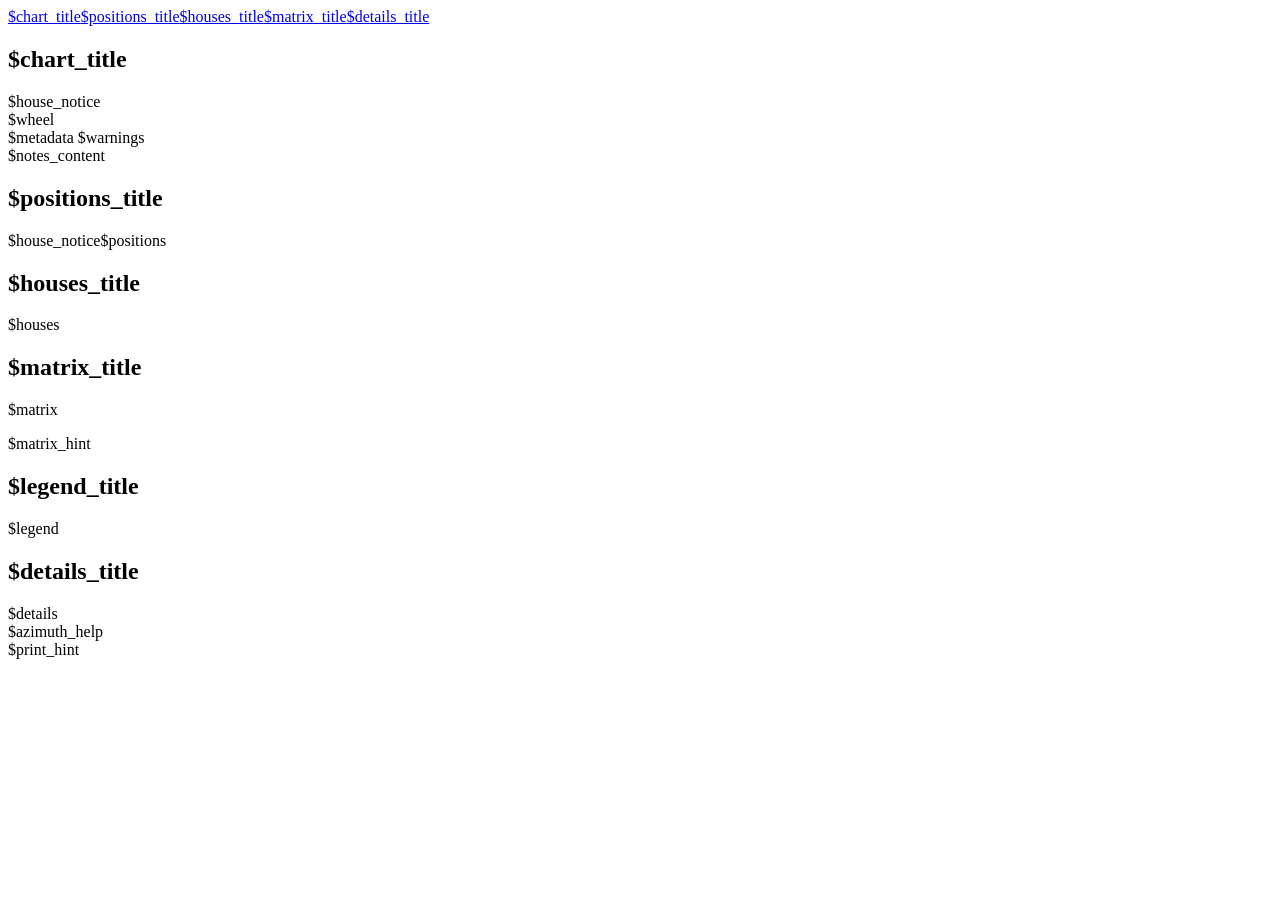
<file: templates/report/en-US/report.html>
<!doctype html>
<html lang="$lang">
<head><meta charset="utf-8"><meta name="viewport" content="width=device-width,initial-scale=1">
<title>$person · $title</title><style>$css</style></head>
<body>
<header class="screen-only">
<nav><a href="#chart">$chart_title</a><a href="#positions">$positions_title</a><a href="#houses">$houses_title</a><a href="#matrix">$matrix_title</a><a href="#details">$details_title</a></nav></header>
<main>
<section class="$chart_page_class" id="chart"><h1>$chart_title</h1>$house_notice
<div class="chart-layout"><div class="wheel">$wheel</div><aside>$metadata $warnings</aside></div>$notes_content</section>
<section class="page" id="positions"><h1>$positions_title</h1>$house_notice$positions</section>
<section class="page" id="houses"><h1>$houses_title</h1>$houses</section>
<section class="page" id="matrix"><h1>$matrix_title</h1><div class="matrix-layout"><div>$matrix</div><aside><p>$matrix_hint</p><h2>$legend_title</h2>$legend</aside></div></section>
<section class="page" id="details"><h1>$details_title</h1>$details</section>
$azimuth_help
</main>
<footer class="screen-only print-hint">$print_hint</footer>
</body></html>
</file>
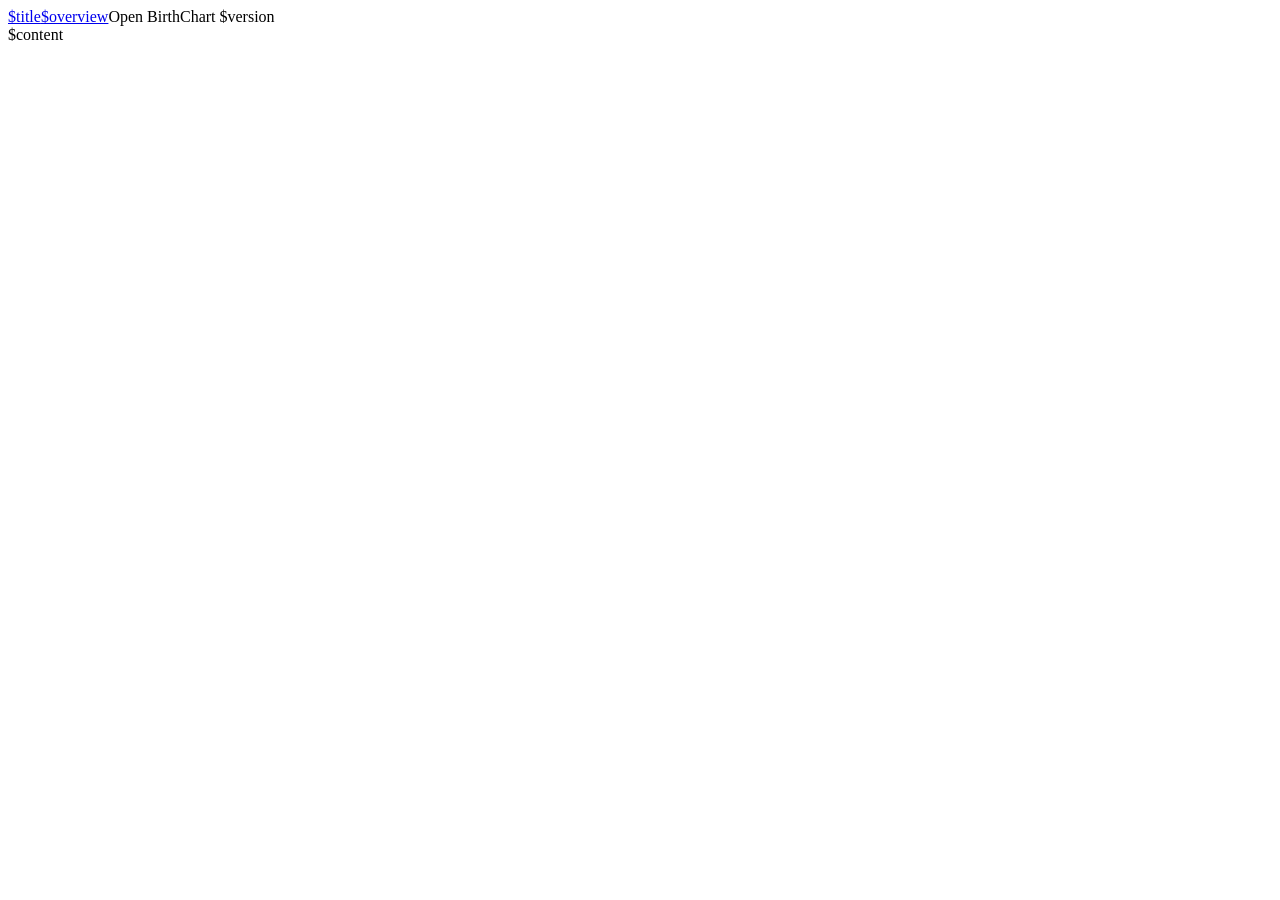
<file: templates/report/en-US/timeline.html>
<!DOCTYPE html>
<html lang="$lang"><head><meta charset="utf-8"><meta name="viewport" content="width=device-width, initial-scale=1"><title>$title</title><style>$css</style></head>
<body><header class="screen-only"><nav><a href="#timeline">$title</a><a href="#overview">$overview</a><span>Open BirthChart $version</span></nav></header><main>$content</main></body></html>
</file>
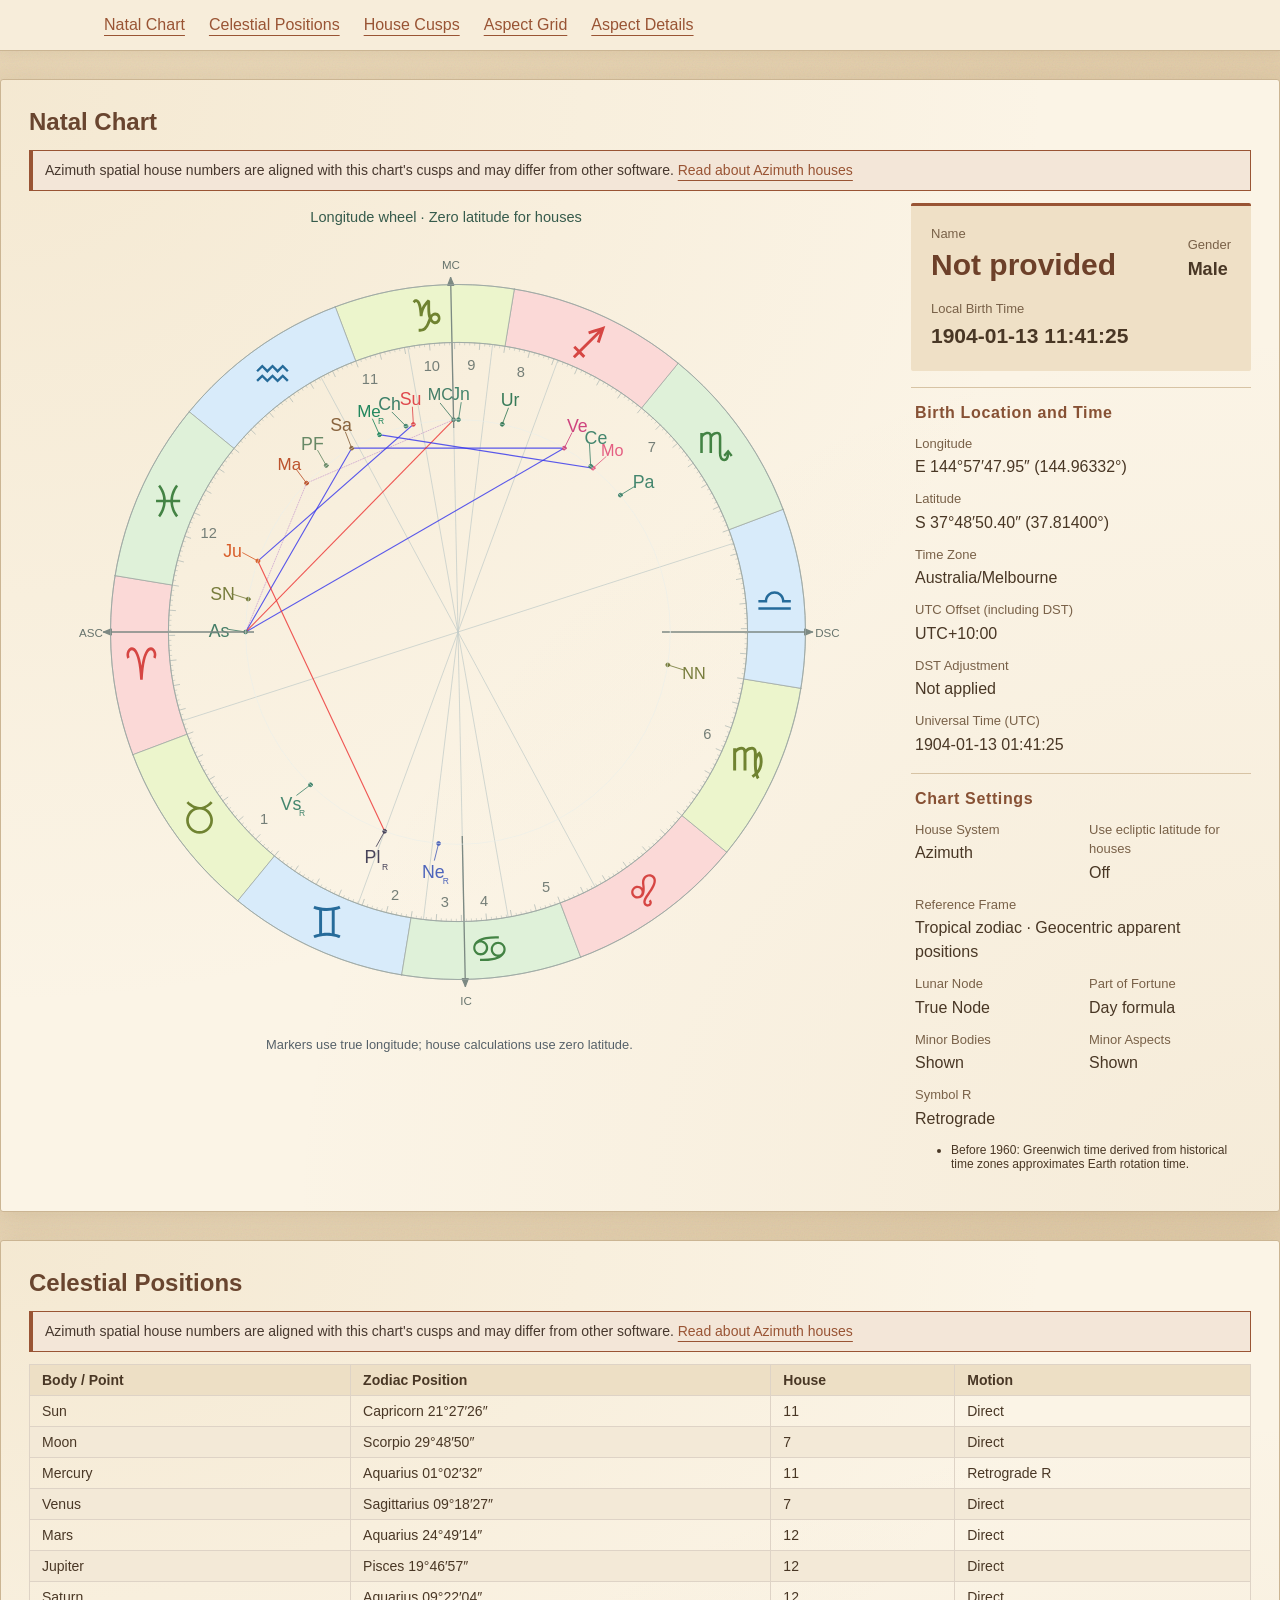
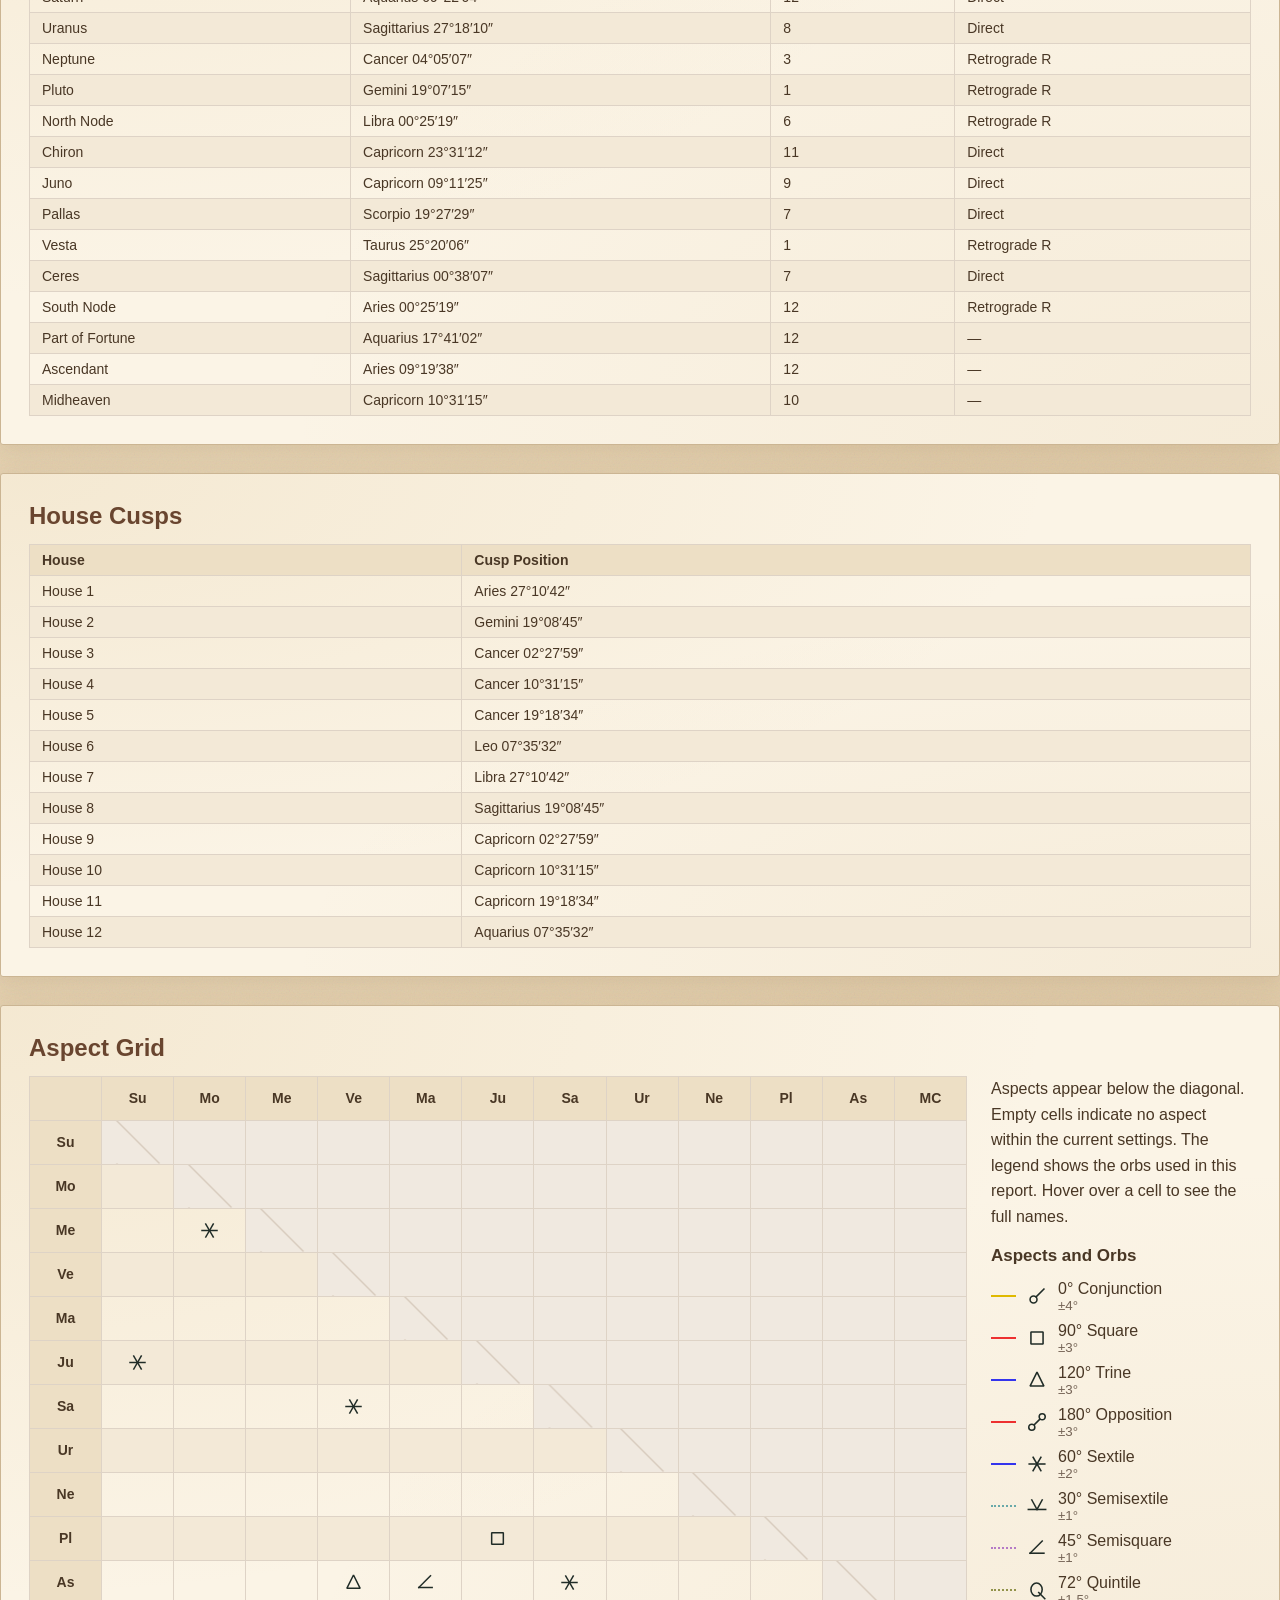
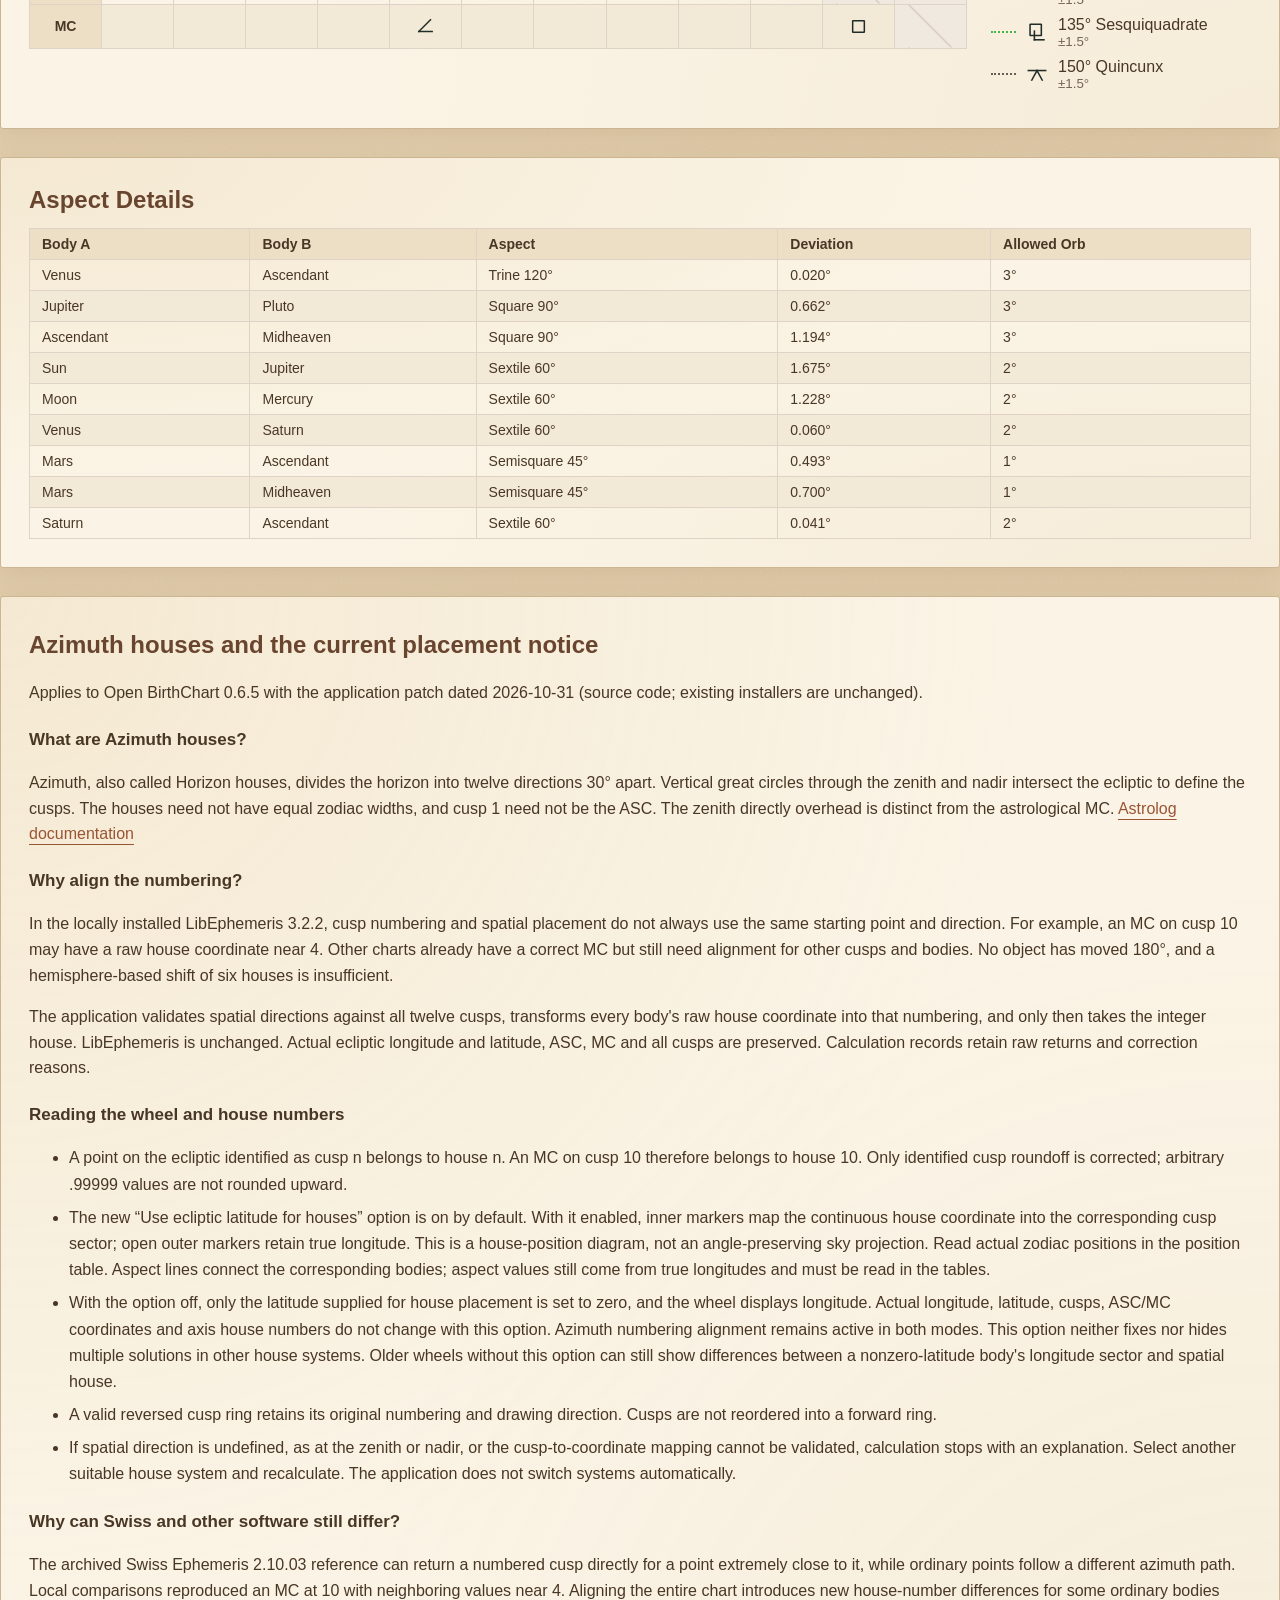
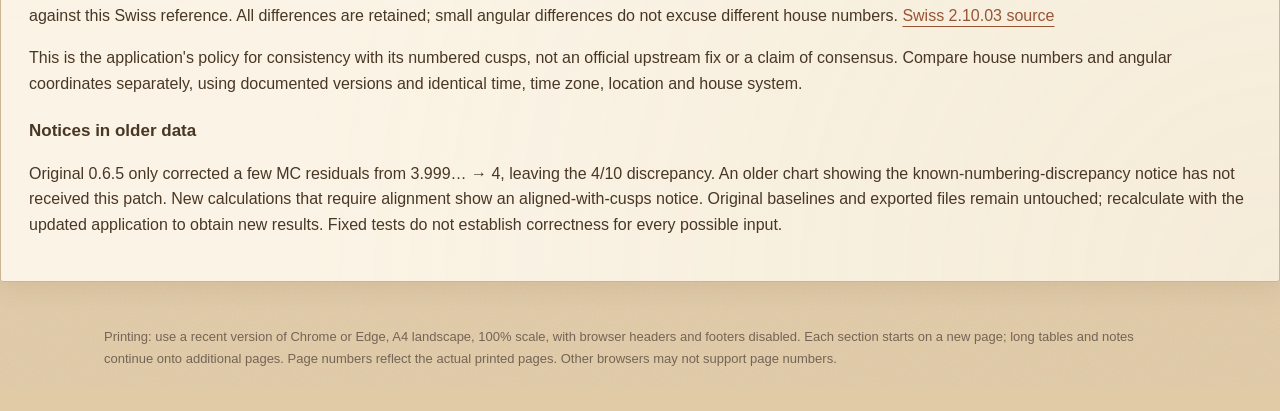
<file: results/numerical/latitude-mode-20261031/exports/complete-1904-01-H-off-en-US.html>
<!doctype html>
<html lang="en-US">
<head><meta charset="utf-8"><meta name="viewport" content="width=device-width,initial-scale=1">
<title>Not provided · Natal Chart Report</title><style>:root{--report-font:"Microsoft JhengHei","PingFang TC","Heiti TC","LiHei Pro","Noto Sans TC","Noto Sans CJK TC",sans-serif}
*{box-sizing:border-box}html{color:#493725;background:#e1cba7;font-family:var(--report-font);font-size:16px;scroll-padding-top:5rem}
body{margin:0;background-image:radial-gradient(ellipse at 15% 10%,#fff8e43b,transparent 55%),url("data:image/svg+xml,%3Csvg xmlns='http://www.w3.org/2000/svg' width='180' height='180'%3E%3Cfilter id='n'%3E%3CfeTurbulence type='fractalNoise' baseFrequency='.72' numOctaves='3' stitchTiles='stitch'/%3E%3C/filter%3E%3Cpath fill='%23866539' opacity='.11' filter='url(%23n)' d='M0 0h180v180H0z'/%3E%3C/svg%3E")}svg text{font-family:var(--report-font)!important}
header{position:sticky;top:0;z-index:10;background:#f7edda;border-bottom:1px solid #cbb593;box-shadow:0 2px 12px #70533312}
nav{max-width:1120px;margin:auto;display:flex;gap:10px 24px;flex-wrap:wrap;padding:16px 24px}a{color:#995434;text-underline-offset:5px}
a:focus-visible{outline:2px solid #995434;outline-offset:5px}
.print-hint{max-width:1120px;margin:24px auto;padding:16px 24px;color:#756456;font-size:13px;line-height:1.7}
.page{background-color:#fbf4e6;background-image:radial-gradient(ellipse at top left,#d9bb8133,transparent 58%),radial-gradient(ellipse at bottom right,#c8a56a1c,transparent 55%);max-width:1360px;margin:28px auto;padding:28px;border:1px solid #cbb593;border-radius:3px;box-shadow:0 6px 26px #6047221c}
h1{font-size:24px;margin:0 0 14px;color:#69452f}h2{font-size:17px}h3{font-size:16px}p{line-height:1.6}
.chart-layout{display:grid;grid-template-columns:minmax(0,1fr) 340px;gap:24px;align-items:start}.wheel svg{display:block;width:100%;height:auto}
dl{margin:0;font-size:16px;line-height:1.5}dt{color:#796148;font-size:13px}dd{margin:2px 0 0;overflow-wrap:anywhere}
.identity{padding:18px 20px 20px;background:#efe0c6;border-top:3px solid #995434;border-radius:2px}
.identity-person{display:grid;grid-template-columns:minmax(0,1fr) auto;gap:14px;align-items:end}
.identity-person>div:first-child dd{font-size:30px;font-weight:700;line-height:1.25;color:#6d4029}
.identity-person>div:last-child dd{font-size:18px;font-weight:600}
.identity-birth{margin-top:16px}.identity-birth dd{font-size:21px;font-weight:650;line-height:1.45;font-variant-numeric:tabular-nums}
.meta-group{padding:16px 4px 0;margin-top:16px;border-top:1px solid #d7c3a4}.meta-group h2{margin:0 0 12px;font-size:16px;letter-spacing:.04em;color:#875134}
.meta-fields{display:grid;gap:10px 16px}.settings-fields{grid-template-columns:1fr 1fr}.settings-fields>div:nth-child(2){grid-column:1/-1;grid-row:2}
.settings-fields>.house-latitude-setting{grid-column:2;grid-row:1}
table{border-collapse:collapse;width:100%;font-size:14px}th,td{padding:7px 12px;border:1px solid #ded3c6;text-align:left;overflow-wrap:anywhere}
th{background:#eddfc5;font-weight:600}tbody tr:nth-child(even){background:#f3e9d7}thead{display:table-header-group}tr{break-inside:avoid}
.matrix-layout{display:grid;grid-template-columns:minmax(0,1fr) 260px;gap:24px}.matrix-layout aside p{margin-top:0}
.matrix{table-layout:fixed}.matrix td,.matrix th{text-align:center;padding:0;height:44px}.matrix svg{display:block;width:25px;height:25px;margin:auto}
.upper{background:#f0e9e0}.diagonal{background:linear-gradient(45deg,#f0e9e0 49%,#c7b6a4 50%,#f0e9e0 51%)}
.legend-item{display:flex;align-items:center;gap:8px;margin:9px 0}.legend-item svg{width:26px;height:26px}.swatch{display:block;width:25px;flex:none}.legend-item small{display:block;color:#756456}
.notes p{white-space:pre-wrap;overflow-wrap:anywhere}.notes{margin-top:16px}.warnings{font-size:12px}
@media screen and (max-width:800px){html{scroll-padding-top:8rem}.chart-layout,.matrix-layout{grid-template-columns:1fr}.page{margin:12px;padding:16px}.matrix td,.matrix th{height:34px}nav{padding:14px 16px}th,td{padding:7px 6px}}
@page{size:A4 landscape;margin:10mm 10mm 13mm;
 @bottom-center{
  content:"Page " counter(page) " of " counter(pages);
  font-family:"Microsoft JhengHei","PingFang TC","Heiti TC","LiHei Pro","Noto Sans TC","Noto Sans CJK TC",sans-serif;
  font-size:9pt;color:#756456;width:100%;border-top:0.2mm solid #ded3c6;margin-top:3mm;vertical-align:middle;
 }
}
@media print{
html,body{background:white;font-size:10pt}.screen-only{display:none!important}
.page{background:white;max-width:none;margin:0;padding:0;border:0;box-shadow:none;border-radius:0;break-before:page}.page:first-child{break-before:auto}
h1{font-size:17pt;margin-bottom:4mm;break-after:avoid}
.chart-layout{grid-template-columns:174mm minmax(0,1fr);gap:7mm;break-inside:avoid}.wheel{width:174mm;height:174mm}
dl{font-size:9.5pt;line-height:1.3}dt{font-size:8pt}dd{margin-top:.4mm}
.identity{padding:3mm 4mm;border-top-width:.7mm}.identity-person{gap:2mm}.identity-person>div:first-child dd{font-size:20pt}.identity-person>div:last-child dd{font-size:11pt}
.identity-birth{margin-top:2mm}.identity-birth dd{font-size:12pt}
.meta-group{padding:2mm 0 0;margin-top:2.5mm}.meta-group h2{font-size:10pt;margin:0 0 2mm}
.meta-fields{gap:1.6mm 3mm}
.location-fields{grid-template-columns:1fr 1fr}.location-fields>div:nth-child(3),.location-fields>div:nth-child(6){grid-column:1/-1}
table{font-size:10pt}th,td{padding:1.4mm 3mm}tr{break-inside:avoid}
.matrix-layout{grid-template-columns:174mm minmax(0,1fr);gap:8mm}.matrix td,.matrix th{height:12.7mm}
.matrix svg{width:6mm;height:6mm}.legend-item{margin:1.3mm 0;font-size:10pt}.legend-item small{display:inline;margin-left:3mm}
.notes{break-inside:auto}.notes h3{break-after:avoid}.notes p{orphans:3;widows:3}
*{print-color-adjust:exact;-webkit-print-color-adjust:exact}
}

.house-notice{margin:0 0 12px;padding:9px 12px;border:1px solid #995434;border-left-width:4px;background:#f3e6d8;color:#47382e;font-size:14px;line-height:1.5;break-inside:avoid}
.help-article{line-height:1.65}.help-article h2{margin:1.2em 0 .5em;break-after:avoid}.help-article li{margin:.4em 0}
@media print{.house-notice{font-size:9pt;line-height:1.35;padding:2mm 3mm;margin-bottom:2mm;background:white}.has-house-notice .chart-layout{grid-template-columns:158mm minmax(0,1fr)}.has-house-notice .wheel{width:158mm;height:158mm}.help-article{font-size:10pt;line-height:1.45}.help-article h2{font-size:12pt}}
@media print{.has-house-notice dl{font-size:9pt;line-height:1.2}.has-house-notice .identity-person>div:first-child dd{font-size:18pt}.has-house-notice .identity-birth dd{font-size:11pt}.has-house-notice .meta-group{padding-top:1.8mm;margin-top:2mm}.has-house-notice .meta-fields{gap:1.2mm 3mm}.help-article p{line-height:1.45;margin:.6em 0}.help-article h2{margin:.8em 0 .4em}.help-article li{margin:.3em 0}}
</style></head>
<body>
<header class="screen-only">
<nav><a href="#chart">Natal Chart</a><a href="#positions">Celestial Positions</a><a href="#houses">House Cusps</a><a href="#matrix">Aspect Grid</a><a href="#details">Aspect Details</a></nav></header>
<main>
<section class="page has-house-notice" id="chart"><h1>Natal Chart</h1><div class="house-notice" role="note">Azimuth spatial house numbers are aligned with this chart&#x27;s cusps and may differ from other software. <a href="#azimuth-help">Read about Azimuth houses</a></div>
<div class="chart-layout"><div class="wheel"><svg role="img" aria-label="Natal Chart: Aries, Taurus, Gemini, Cancer, Leo, Virgo, Libra, Scorpio, Sagittarius, Capricorn, Aquarius, Pisces"
 viewBox="0 0 1000 1000"
 xmlns="http://www.w3.org/2000/svg" xmlns:xlink="http://www.w3.org/1999/xlink" version="1.2" baseProfile="tiny">
<title>Qt SVG Document</title>
<desc>Generated with Qt</desc>
<defs>
</defs>
<g fill="none" stroke="black" stroke-width="1" fill-rule="evenodd" stroke-linecap="square" stroke-linejoin="bevel" >

<g fill="#000000" fill-opacity="0" stroke="none" transform="matrix(1,0,0,1,0,0)"
font-family="Noto Sans TC" font-size="10" font-weight="400" font-style="normal" 
>
<rect x="0" y="0" width="1000" height="1000"/>
</g>

<g fill="none" stroke="#365b4c" stroke-opacity="1" stroke-width="1" stroke-linecap="square" stroke-linejoin="bevel" transform="matrix(1,0,0,1,0,0)"
font-family="Noto Sans TC" font-size="17" font-weight="400" font-style="normal" 
>
<text fill="#365b4c" fill-opacity="1" stroke="none" xml:space="preserve" x="327.938" y="22.4063" font-family="Noto Sans TC" font-size="17" font-weight="400" font-style="normal" 
 >Longitude wheel · Zero latitude for houses</text>
</g>

<g fill="none" stroke="#566169" stroke-opacity="1" stroke-width="1" stroke-linecap="square" stroke-linejoin="bevel" transform="matrix(1,0,0,1,0,0)"
font-family="Noto Sans TC" font-size="15" font-weight="400" font-style="normal" 
>
<text fill="#566169" fill-opacity="1" stroke="none" xml:space="preserve" x="276.281" y="985.531" font-family="Noto Sans TC" font-size="15" font-weight="400" font-style="normal" 
 >Markers use true longitude; house calculations use zero latitude.</text>
</g>

<g fill="#fbd9d7" fill-opacity="1" stroke="#a1aaa5" stroke-opacity="1" stroke-width="1" stroke-linecap="square" stroke-linejoin="bevel" transform="matrix(0.9,0,0,0.9,50,50)"
font-family="Noto Sans TC" font-size="15" font-weight="400" font-style="normal" 
>
<path vector-effect="none" fill-rule="evenodd" d="M55.9497,427.066 L55.8919,426.994 C52.0155,450.756 50,475.143 50,500 C50,555.99 60.2255,609.592 78.9109,659.04 L149.145,632.386 L149.092,632.533 C133.513,591.282 125,546.635 125,500 C125,479.244 126.686,458.882 129.91,439.162 L55.9497,427.066 Z "/>
</g>

<g fill="#d64643" fill-opacity="1" stroke="none" transform="matrix(37.8,0,0,37.8,131.016,536.652)"
font-family="Noto Sans TC" font-size="15" font-weight="400" font-style="normal" 
>
<path vector-effect="none" fill-rule="evenodd" d="M0.434431,-0.147631 C0.459527,-0.203286 0.466612,-0.261161 0.455686,-0.321255 C0.44476,-0.381349 0.420176,-0.428895 0.381934,-0.463892 C0.354619,-0.487964 0.325084,-0.5 0.29333,-0.5 C0.238699,-0.5 0.189019,-0.466624 0.14429,-0.399872 C0.10383,-0.337559 0.0688316,-0.24904 0.0392969,-0.134315 C0.0241027,-0.0731968 0.0110425,-0.00550576 0.000116317,0.068758 C-0.0108098,-0.00550576 -0.0239554,-0.0731968 -0.0393203,-0.134315 C-0.0688551,-0.24904 -0.103853,-0.337559 -0.144314,-0.399872 C-0.189043,-0.466624 -0.238723,-0.5 -0.293354,-0.5 C-0.325108,-0.5 -0.354643,-0.487964 -0.381958,-0.463892 C-0.4202,-0.428895 -0.444783,-0.381349 -0.45571,-0.321255 C-0.466636,-0.261161 -0.459465,-0.203286 -0.434199,-0.147631 L-0.363776,-0.19347 C-0.374702,-0.215322 -0.380165,-0.239906 -0.380165,-0.267222 C-0.380165,-0.291293 -0.375812,-0.314511 -0.367105,-0.336876 C-0.358398,-0.35924 -0.34696,-0.376398 -0.33279,-0.388348 C-0.320669,-0.400469 -0.307523,-0.40653 -0.293354,-0.40653 C-0.265014,-0.40653 -0.236589,-0.38519 -0.208078,-0.34251 C-0.17308,-0.290098 -0.142521,-0.211993 -0.116401,-0.108195 C-0.0781594,0.046991 -0.0524658,0.249723 -0.0393203,0.5 L0.0410894,0.5 C0.0530399,0.249723 0.0781359,0.046991 0.116378,-0.108195 C0.142669,-0.211993 0.173313,-0.290098 0.208311,-0.34251 C0.236651,-0.38519 0.26499,-0.40653 0.29333,-0.40653 C0.307671,-0.40653 0.320816,-0.400469 0.332767,-0.388348 C0.346937,-0.376398 0.358418,-0.35924 0.36721,-0.336876 C0.376002,-0.314511 0.380398,-0.291293 0.380398,-0.267222 C0.380398,-0.239906 0.374935,-0.215322 0.364009,-0.19347 C0.367252,-0.191251 0.371307,-0.188519 0.376173,-0.185275 C0.381038,-0.182032 0.388678,-0.177123 0.399092,-0.170551 C0.409506,-0.163978 0.417999,-0.158515 0.424572,-0.154161 C0.431145,-0.149808 0.434431,-0.147631 0.434431,-0.147631 Z "/>
</g>

<g fill="#fbd9d7" fill-opacity="1" stroke="#a1aaa5" stroke-opacity="1" stroke-width="1" stroke-linecap="square" stroke-linejoin="bevel" transform="matrix(0.9,0,0,0.9,50,50)"
font-family="Noto Sans TC" font-size="15" font-weight="400" font-style="normal" 
>
</g>

<g fill="#ecf5cc" fill-opacity="1" stroke="#a1aaa5" stroke-opacity="1" stroke-width="1" stroke-linecap="square" stroke-linejoin="bevel" transform="matrix(0.9,0,0,0.9,50,50)"
font-family="Noto Sans TC" font-size="15" font-weight="400" font-style="normal" 
>
<path vector-effect="none" fill-rule="evenodd" d="M78.9743,658.863 L78.9109,659.04 C107.042,733.484 154.348,798.513 214.804,848.102 L262.344,790.077 L262.337,790.085 C211.939,748.745 172.508,694.533 149.092,632.533 L78.9743,658.863 Z "/>
</g>

<g fill="#708331" fill-opacity="1" stroke="none" transform="matrix(37.8,0,0,37.8,198.776,716.233)"
font-family="Noto Sans TC" font-size="15" font-weight="400" font-style="normal" 
>
<path vector-effect="none" fill-rule="evenodd" d="M0.00411164,-0.32781 C-0.032104,-0.32781 -0.068818,-0.333666 -0.10603,-0.345378 C-0.143243,-0.357089 -0.17543,-0.371418 -0.202592,-0.388363 C-0.229753,-0.405308 -0.254215,-0.422045 -0.275978,-0.438575 C-0.297741,-0.455104 -0.313938,-0.469765 -0.32457,-0.482557 L-0.342013,-0.5 L-0.404311,-0.445677 C-0.369258,-0.404311 -0.323573,-0.36552 -0.267256,-0.329305 C-0.239513,-0.31236 -0.211272,-0.297491 -0.182532,-0.2847 C-0.252803,-0.250644 -0.308913,-0.20039 -0.35086,-0.13394 C-0.392807,-0.067489 -0.41378,0.00610516 -0.41378,0.0868428 C-0.41378,0.20064 -0.373411,0.297948 -0.292674,0.378769 C-0.211936,0.45959 -0.114378,0.5 0,0.5 C0.114378,0.5 0.211936,0.45959 0.292674,0.378769 C0.373411,0.297948 0.41378,0.20064 0.41378,0.0868428 C0.41378,0.00710192 0.392807,-0.0659939 0.35086,-0.132445 C0.308913,-0.198895 0.253385,-0.249149 0.184276,-0.283205 C0.211853,-0.29583 0.239513,-0.311197 0.267256,-0.329305 C0.323573,-0.36552 0.369258,-0.404311 0.404311,-0.445677 L0.340518,-0.498505 C0.311778,-0.464449 0.272406,-0.430891 0.222402,-0.397832 C0.14914,-0.35115 0.0763768,-0.32781 0.00411164,-0.32781 Z M-0.234488,0.320583 C-0.298862,0.256292 -0.331049,0.17842 -0.331049,0.0869674 C-0.331049,-0.00448542 -0.298862,-0.0826481 -0.234488,-0.147521 C-0.170114,-0.212393 -0.0922003,-0.244829 -0.00074757,-0.244829 C0.0907052,-0.244829 0.168868,-0.212393 0.23374,-0.147521 C0.298613,-0.0826481 0.331049,-0.00448542 0.331049,0.0869674 C0.331049,0.17842 0.298613,0.256292 0.23374,0.320583 C0.168868,0.384874 0.0907052,0.41702 -0.00074757,0.41702 C-0.0922003,0.41702 -0.170114,0.384874 -0.234488,0.320583 Z "/>
</g>

<g fill="#ecf5cc" fill-opacity="1" stroke="#a1aaa5" stroke-opacity="1" stroke-width="1" stroke-linecap="square" stroke-linejoin="bevel" transform="matrix(0.9,0,0,0.9,50,50)"
font-family="Noto Sans TC" font-size="15" font-weight="400" font-style="normal" 
>
</g>

<g fill="#d8ebfa" fill-opacity="1" stroke="#a1aaa5" stroke-opacity="1" stroke-width="1" stroke-linecap="square" stroke-linejoin="bevel" transform="matrix(0.9,0,0,0.9,50,50)"
font-family="Noto Sans TC" font-size="15" font-weight="400" font-style="normal" 
>
<path vector-effect="none" fill-rule="evenodd" d="M214.813,848.092 L214.804,848.102 C274.61,897.158 347.284,931.104 426.994,944.108 L439.222,870.042 L439.162,870.09 C372.664,859.22 312.143,830.94 262.337,790.085 L214.813,848.092 Z "/>
</g>

<g fill="#266b9a" fill-opacity="1" stroke="none" transform="matrix(37.8,0,0,37.8,347.249,837.875)"
font-family="Noto Sans TC" font-size="15" font-weight="400" font-style="normal" 
>
<path vector-effect="none" fill-rule="evenodd" d="M0.000126199,0.429076 C0.0840905,0.429076 0.168055,0.439256 0.252019,0.459616 C0.276754,0.465001 0.299891,0.471185 0.321429,0.478168 C0.342967,0.485151 0.35811,0.490325 0.36686,0.49369 L0.381247,0.5 C0.383434,0.494616 0.388819,0.481954 0.3974,0.462014 C0.405982,0.442075 0.412965,0.426721 0.418349,0.415952 C0.371067,0.395591 0.311333,0.377839 0.239147,0.362696 L0.239147,-0.362696 C0.311333,-0.377671 0.371067,-0.395423 0.418349,-0.415952 C0.412965,-0.426721 0.405982,-0.442075 0.3974,-0.462014 C0.388819,-0.481954 0.383434,-0.494616 0.381247,-0.5 C0.350118,-0.485866 0.306537,-0.472405 0.250505,-0.459616 C0.165363,-0.439088 0.0797156,-0.428824 -0.00643614,-0.428824 C-0.088213,-0.428824 -0.170579,-0.438499 -0.253534,-0.45785 C-0.278269,-0.464412 -0.301405,-0.471185 -0.322943,-0.478168 C-0.344481,-0.485151 -0.359625,-0.490241 -0.368375,-0.493438 L-0.382761,-0.5 C-0.384949,-0.494616 -0.390333,-0.481954 -0.398915,-0.462014 C-0.407496,-0.442075 -0.413974,-0.426721 -0.418349,-0.415952 C-0.372076,-0.395423 -0.312847,-0.377671 -0.240661,-0.362696 L-0.240661,0.364462 C-0.312847,0.378428 -0.372076,0.395591 -0.418349,0.415952 L-0.382761,0.5 C-0.351632,0.486034 -0.308051,0.472573 -0.252019,0.459616 C-0.168055,0.439256 -0.0840064,0.429076 0.000126199,0.429076 Z M-0.00643614,-0.338465 C0.0452213,-0.338465 0.0969628,-0.341662 0.148788,-0.348057 L0.148788,0.346542 C0.100328,0.341158 0.0523725,0.338465 0.00492176,0.338465 C-0.0457261,0.338465 -0.0974676,0.341747 -0.150303,0.348309 L-0.150303,-0.346542 C-0.101843,-0.341158 -0.0538869,-0.338465 -0.00643614,-0.338465 Z "/>
</g>

<g fill="#d8ebfa" fill-opacity="1" stroke="#a1aaa5" stroke-opacity="1" stroke-width="1" stroke-linecap="square" stroke-linejoin="bevel" transform="matrix(0.9,0,0,0.9,50,50)"
font-family="Noto Sans TC" font-size="15" font-weight="400" font-style="normal" 
>
</g>

<g fill="#dff1d9" fill-opacity="1" stroke="#a1aaa5" stroke-opacity="1" stroke-width="1" stroke-linecap="square" stroke-linejoin="bevel" transform="matrix(0.9,0,0,0.9,50,50)"
font-family="Noto Sans TC" font-size="15" font-weight="400" font-style="normal" 
>
<path vector-effect="none" fill-rule="evenodd" d="M427.066,944.05 L426.994,944.108 C450.756,947.985 475.143,950 500,950 C555.99,950 609.592,939.774 659.04,921.089 L632.386,850.855 L632.533,850.908 C591.282,866.487 546.635,875 500,875 C479.244,875 458.882,873.314 439.162,870.09 L427.066,944.05 Z "/>
</g>

<g fill="#438344" fill-opacity="1" stroke="none" transform="matrix(37.8,0,0,37.8,536.652,868.984)"
font-family="Noto Sans TC" font-size="15" font-weight="400" font-style="normal" 
>
<path vector-effect="none" fill-rule="evenodd" d="M0.154076,0.1338 C0.122032,0.101757 0.106011,0.063332 0.106011,0.0185261 C0.106011,-0.0262797 0.122032,-0.0644984 0.154076,-0.0961301 C0.186119,-0.127762 0.224544,-0.143578 0.26935,-0.143578 C0.314155,-0.143578 0.352374,-0.127762 0.384006,-0.0961301 C0.415637,-0.0644984 0.431453,-0.0262797 0.431453,0.0185261 C0.431453,0.063332 0.415637,0.101757 0.384006,0.1338 C0.352374,0.165843 0.314155,0.181865 0.26935,0.181865 C0.224544,0.181865 0.186119,0.165843 0.154076,0.1338 Z M-0.388123,0.0902635 C-0.419754,0.0581515 -0.43557,0.0199328 -0.43557,-0.0243928 C-0.43557,-0.0687183 -0.419754,-0.106903 -0.388123,-0.138946 C-0.356491,-0.170989 -0.318272,-0.187011 -0.273466,-0.187011 C-0.228661,-0.187011 -0.190236,-0.170989 -0.158193,-0.138946 C-0.126149,-0.106903 -0.110128,-0.0687183 -0.110128,-0.0243928 C-0.110128,0.0199328 -0.126149,0.0581515 -0.158193,0.0902635 C-0.190236,0.122375 -0.228661,0.138431 -0.273466,0.138431 C-0.318272,0.138431 -0.356491,0.122375 -0.388123,0.0902635 Z M0.194524,-0.382153 C0.084191,-0.382153 -0.016056,-0.373782 -0.106217,-0.35704 C-0.210375,-0.336867 -0.29436,-0.306127 -0.358172,-0.264821 C-0.396734,-0.240257 -0.427817,-0.211301 -0.45142,-0.177954 C-0.483807,-0.132256 -0.5,-0.0795595 -0.5,-0.0198641 C-0.5,0.0433992 -0.477631,0.0976739 -0.432894,0.14296 C-0.388157,0.188246 -0.333917,0.210889 -0.270173,0.210889 C-0.206429,0.210889 -0.151949,0.188246 -0.106731,0.14296 C-0.0615137,0.0976739 -0.0389049,0.0433992 -0.0389049,-0.0198641 C-0.0389049,-0.0777755 -0.0580143,-0.128482 -0.096233,-0.171984 C-0.134452,-0.215486 -0.181693,-0.240737 -0.237958,-0.247736 C-0.19473,-0.264066 -0.145808,-0.277378 -0.0911898,-0.28767 C-0.00500892,-0.304 0.0913956,-0.312166 0.198024,-0.312166 C0.232332,-0.312166 0.26266,-0.312166 0.289008,-0.312166 L0.289008,-0.379477 C0.264581,-0.381261 0.233086,-0.382153 0.194524,-0.382153 Z M-0.196995,0.382153 C-0.0872101,0.382153 0.0128997,0.37337 0.103335,0.355805 C0.208728,0.336455 0.293056,0.306196 0.356319,0.265027 C0.395842,0.240462 0.426993,0.211575 0.449774,0.178366 C0.483258,0.132805 0.5,0.080177 0.5,0.0204817 C0.5,-0.0425072 0.477357,-0.0965761 0.432071,-0.141725 C0.386785,-0.186874 0.332304,-0.209448 0.268629,-0.209448 C0.204954,-0.209448 0.150714,-0.18684 0.105908,-0.141622 C0.061102,-0.0964046 0.0386991,-0.0421641 0.0386991,0.0210992 C0.0386991,0.0790106 0.0576026,0.129717 0.0954096,0.173219 C0.133217,0.216722 0.180664,0.241972 0.237752,0.248971 C0.194662,0.265301 0.145465,0.278681 0.0901606,0.289111 C0.00411692,0.305441 -0.0916015,0.313606 -0.196995,0.313606 C-0.231302,0.313606 -0.26163,0.313606 -0.287979,0.313606 L-0.293331,0.382153 C-0.267806,0.382153 -0.235694,0.382153 -0.196995,0.382153 Z "/>
</g>

<g fill="#dff1d9" fill-opacity="1" stroke="#a1aaa5" stroke-opacity="1" stroke-width="1" stroke-linecap="square" stroke-linejoin="bevel" transform="matrix(0.9,0,0,0.9,50,50)"
font-family="Noto Sans TC" font-size="15" font-weight="400" font-style="normal" 
>
</g>

<g fill="#fbd9d7" fill-opacity="1" stroke="#a1aaa5" stroke-opacity="1" stroke-width="1" stroke-linecap="square" stroke-linejoin="bevel" transform="matrix(0.9,0,0,0.9,50,50)"
font-family="Noto Sans TC" font-size="15" font-weight="400" font-style="normal" 
>
<path vector-effect="none" fill-rule="evenodd" d="M658.863,921.026 L659.04,921.089 C733.484,892.958 798.513,845.652 848.102,785.196 L790.077,737.656 L790.085,737.663 C748.745,788.061 694.533,827.492 632.533,850.908 L658.863,921.026 Z "/>
</g>

<g fill="#d64643" fill-opacity="1" stroke="none" transform="matrix(37.8,0,0,37.8,716.233,801.224)"
font-family="Noto Sans TC" font-size="15" font-weight="400" font-style="normal" 
>
<path vector-effect="none" fill-rule="evenodd" d="M-0.275526,0.141285 C-0.300474,0.116405 -0.312947,0.0863611 -0.312947,0.0511533 C-0.312947,0.0159454 -0.300474,-0.0140986 -0.275526,-0.0389788 C-0.250579,-0.063859 -0.220535,-0.076299 -0.185394,-0.076299 C-0.150254,-0.076299 -0.12021,-0.063859 -0.0952623,-0.0389788 C-0.070315,-0.0140986 -0.0578414,0.0159454 -0.0578414,0.0511533 C-0.0578414,0.0863611 -0.070315,0.116405 -0.0952623,0.141285 C-0.12021,0.166165 -0.150254,0.178606 -0.185394,0.178606 C-0.220535,0.178606 -0.250579,0.166165 -0.275526,0.141285 Z M0.38115,-0.299215 C0.38115,-0.357559 0.362272,-0.40561 0.324515,-0.443366 C0.286759,-0.481122 0.239111,-0.5 0.181572,-0.5 C0.112095,-0.5 0.0550248,-0.472974 0.0103612,-0.418921 C-0.0290716,-0.372514 -0.048788,-0.313298 -0.048788,-0.241273 C-0.048788,-0.222361 -0.0469102,-0.203047 -0.0431547,-0.183331 C-0.0375215,-0.142959 -0.0347049,-0.106008 -0.0347049,-0.0724765 C-0.0740035,-0.118884 -0.124502,-0.142087 -0.186199,-0.142087 C-0.239983,-0.142087 -0.285921,-0.122975 -0.324013,-0.0847489 C-0.362104,-0.0465233 -0.38115,-0.000384283 -0.38115,0.0536681 C-0.38115,0.10772 -0.362037,0.154061 -0.323811,0.192689 C-0.285586,0.231317 -0.239447,0.250631 -0.185394,0.250631 C-0.102907,0.250631 -0.0428194,0.220184 -0.00513028,0.159292 C0.024109,0.11208 0.0387286,0.0450841 0.0387286,-0.0416948 C0.0387286,-0.0862243 0.034839,-0.136856 0.0270597,-0.193591 C0.0253161,-0.209821 0.0244443,-0.225714 0.0244443,-0.241273 C0.0244443,-0.295325 0.0381921,-0.33905 0.0656877,-0.372447 C0.0957317,-0.408527 0.13436,-0.426567 0.181572,-0.426567 C0.213359,-0.426567 0.240386,-0.417983 0.26265,-0.400815 C0.293633,-0.377611 0.309125,-0.343744 0.309125,-0.299215 C0.309125,-0.271719 0.303089,-0.241675 0.291018,-0.209083 C0.277337,-0.173003 0.259767,-0.135649 0.238307,-0.0970214 C0.216847,-0.0583934 0.198371,-0.0274775 0.182879,-0.00427391 C0.167388,0.0189297 0.146364,0.0498455 0.119807,0.0884735 C0.0725952,0.155402 0.0408075,0.203888 0.0244443,0.233932 C0.00298428,0.276852 -0.00774572,0.31548 -0.00774572,0.349816 C-0.00774572,0.362692 -0.00640447,0.375166 -0.00372197,0.387237 C0.00392316,0.419829 0.0176039,0.445984 0.0373203,0.4657 C0.0673643,0.493196 0.102371,0.504161 0.14234,0.498594 C0.182309,0.493028 0.213426,0.474351 0.235691,0.442564 C0.253664,0.415068 0.260303,0.387371 0.255609,0.359473 C0.250914,0.331575 0.236965,0.30522 0.213762,0.280406 L0.161051,0.329295 C0.176475,0.346463 0.184187,0.362759 0.184187,0.378184 C0.184187,0.385963 0.181572,0.393675 0.176341,0.40132 C0.166818,0.415135 0.152936,0.423518 0.134695,0.426469 C0.116454,0.429419 0.100828,0.424926 0.0878184,0.412989 C0.0774907,0.403466 0.0701139,0.389316 0.0656877,0.370538 C0.0656877,0.364503 0.0656877,0.357595 0.0656877,0.349816 C0.0656877,0.326613 0.0738694,0.299184 0.0902326,0.26753 C0.103913,0.240035 0.133488,0.194097 0.178956,0.129717 C0.207391,0.0901501 0.22932,0.0587984 0.244745,0.0356618 C0.260169,0.0125253 0.279483,-0.0201007 0.302687,-0.0622159 C0.32589,-0.104331 0.344735,-0.144703 0.35922,-0.183331 C0.37384,-0.224507 0.38115,-0.263135 0.38115,-0.299215 Z "/>
</g>

<g fill="#fbd9d7" fill-opacity="1" stroke="#a1aaa5" stroke-opacity="1" stroke-width="1" stroke-linecap="square" stroke-linejoin="bevel" transform="matrix(0.9,0,0,0.9,50,50)"
font-family="Noto Sans TC" font-size="15" font-weight="400" font-style="normal" 
>
</g>

<g fill="#ecf5cc" fill-opacity="1" stroke="#a1aaa5" stroke-opacity="1" stroke-width="1" stroke-linecap="square" stroke-linejoin="bevel" transform="matrix(0.9,0,0,0.9,50,50)"
font-family="Noto Sans TC" font-size="15" font-weight="400" font-style="normal" 
>
<path vector-effect="none" fill-rule="evenodd" d="M848.092,785.187 L848.102,785.196 C897.158,725.39 931.104,652.716 944.108,573.006 L870.042,560.778 L870.09,560.838 C859.22,627.336 830.94,687.857 790.085,737.663 L848.092,785.187 Z "/>
</g>

<g fill="#708331" fill-opacity="1" stroke="none" transform="matrix(37.8,0,0,37.8,837.875,652.751)"
font-family="Noto Sans TC" font-size="15" font-weight="400" font-style="normal" 
>
<path vector-effect="none" fill-rule="evenodd" d="M0.208507,0.302735 C0.186718,0.322516 0.154574,0.349714 0.112077,0.38433 C0.117949,0.392211 0.127569,0.403802 0.140936,0.419101 C0.154304,0.4344 0.163924,0.446067 0.169796,0.454103 C0.17675,0.448076 0.187413,0.439152 0.201785,0.42733 C0.216157,0.415508 0.227283,0.406583 0.235165,0.400556 C0.252009,0.447072 0.267849,0.480219 0.282684,0.5 L0.355239,0.443672 C0.337467,0.414928 0.322168,0.378303 0.309342,0.333797 C0.402218,0.238912 0.450665,0.112347 0.454682,-0.0458971 L0.454682,-0.0653686 C0.454682,-0.177098 0.431425,-0.264101 0.38491,-0.326379 L0.355239,-0.362077 L0.319773,-0.332406 C0.295047,-0.30768 0.280212,-0.292304 0.275267,-0.286277 C0.275267,-0.344692 0.269781,-0.387266 0.258809,-0.414001 C0.246909,-0.444599 0.228133,-0.467316 0.20248,-0.482151 C0.1827,-0.49405 0.15751,-0.5 0.126912,-0.5 C0.0556715,-0.5 -0.00861536,-0.475274 -0.0659481,-0.425823 C-0.0778473,-0.451476 -0.0946917,-0.470252 -0.116481,-0.482151 C-0.136262,-0.49405 -0.161528,-0.5 -0.192281,-0.5 C-0.231842,-0.5 -0.273335,-0.489569 -0.316759,-0.468707 C-0.335613,-0.459898 -0.350989,-0.451553 -0.362888,-0.443672 L-0.362888,-0.453871 L-0.454682,-0.453871 L-0.454682,0.228558 L-0.362888,0.228558 L-0.362888,-0.295318 C-0.362888,-0.316025 -0.348053,-0.338278 -0.318382,-0.362077 C-0.299529,-0.376912 -0.27573,-0.389275 -0.246987,-0.399166 C-0.223343,-0.405965 -0.205107,-0.409365 -0.192281,-0.409365 C-0.181309,-0.409365 -0.170878,-0.406892 -0.160987,-0.401947 C-0.155115,-0.399011 -0.15017,-0.392134 -0.146152,-0.381317 C-0.139198,-0.364472 -0.135721,-0.335806 -0.135721,-0.295318 L-0.135721,0.228558 L-0.0436949,0.228558 L-0.0436949,-0.295318 C-0.0436949,-0.316025 -0.0288595,-0.338278 0.000811312,-0.362077 C0.0195101,-0.376912 0.0432313,-0.389275 0.071975,-0.399166 C0.0967007,-0.405965 0.115013,-0.409365 0.126912,-0.409365 C0.13773,-0.409365 0.148084,-0.406892 0.157974,-0.401947 C0.163846,-0.399011 0.168792,-0.392134 0.172809,-0.381317 C0.180691,-0.362463 0.184631,-0.333797 0.184631,-0.295318 L0.184631,0.0563282 C0.184631,0.143486 0.19259,0.225622 0.208507,0.302735 Z M0.339013,-0.219518 C0.355857,-0.175012 0.364279,-0.123628 0.364279,-0.0653686 C0.364279,0.034616 0.345967,0.117756 0.309342,0.184052 C0.300379,0.198887 0.292961,0.210709 0.287089,0.219518 C0.279207,0.158322 0.275267,0.103925 0.275267,0.0563282 L0.275267,-0.0563282 C0.275267,-0.111807 0.296515,-0.166203 0.339013,-0.219518 Z "/>
</g>

<g fill="#ecf5cc" fill-opacity="1" stroke="#a1aaa5" stroke-opacity="1" stroke-width="1" stroke-linecap="square" stroke-linejoin="bevel" transform="matrix(0.9,0,0,0.9,50,50)"
font-family="Noto Sans TC" font-size="15" font-weight="400" font-style="normal" 
>
</g>

<g fill="#d8ebfa" fill-opacity="1" stroke="#a1aaa5" stroke-opacity="1" stroke-width="1" stroke-linecap="square" stroke-linejoin="bevel" transform="matrix(0.9,0,0,0.9,50,50)"
font-family="Noto Sans TC" font-size="15" font-weight="400" font-style="normal" 
>
<path vector-effect="none" fill-rule="evenodd" d="M944.05,572.934 L944.108,573.006 C947.985,549.244 950,524.857 950,500 C950,444.01 939.774,390.408 921.089,340.96 L850.855,367.614 L850.908,367.467 C866.487,408.718 875,453.365 875,500 C875,520.756 873.314,541.118 870.09,560.838 L944.05,572.934 Z "/>
</g>

<g fill="#266b9a" fill-opacity="1" stroke="none" transform="matrix(37.8,0,0,37.8,868.984,463.348)"
font-family="Noto Sans TC" font-size="15" font-weight="400" font-style="normal" 
>
<path vector-effect="none" fill-rule="evenodd" d="M-0.5,0.210292 L-0.5,0.287301 L0.5,0.287301 L0.5,0.210292 L-0.5,0.210292 Z M0.5,-0.0207331 L0.5,0.0573862 L0.227508,0.0573862 L0.227508,0.0183265 C0.227508,-0.0448599 0.205387,-0.0985746 0.161144,-0.142817 C0.116901,-0.18706 0.0631865,-0.209182 0,-0.209182 C-0.0631865,-0.209182 -0.116901,-0.18706 -0.161144,-0.142817 C-0.205387,-0.0985746 -0.227508,-0.0448599 -0.227508,0.0183265 L-0.227508,0.0573862 L-0.5,0.0573862 L-0.5,-0.0207331 L-0.30211,-0.0207331 C-0.292608,-0.0966309 -0.259225,-0.160033 -0.201962,-0.21094 C-0.144699,-0.261847 -0.0773787,-0.287301 0,-0.287301 C0.0773787,-0.287301 0.144699,-0.261847 0.201962,-0.21094 C0.259225,-0.160033 0.292608,-0.0966309 0.30211,-0.0207331 L0.5,-0.0207331 Z "/>
</g>

<g fill="#d8ebfa" fill-opacity="1" stroke="#a1aaa5" stroke-opacity="1" stroke-width="1" stroke-linecap="square" stroke-linejoin="bevel" transform="matrix(0.9,0,0,0.9,50,50)"
font-family="Noto Sans TC" font-size="15" font-weight="400" font-style="normal" 
>
</g>

<g fill="#dff1d9" fill-opacity="1" stroke="#a1aaa5" stroke-opacity="1" stroke-width="1" stroke-linecap="square" stroke-linejoin="bevel" transform="matrix(0.9,0,0,0.9,50,50)"
font-family="Noto Sans TC" font-size="15" font-weight="400" font-style="normal" 
>
<path vector-effect="none" fill-rule="evenodd" d="M921.026,341.137 L921.089,340.96 C892.958,266.516 845.652,201.487 785.196,151.898 L737.656,209.923 L737.663,209.915 C788.061,251.255 827.492,305.467 850.908,367.467 L921.026,341.137 Z "/>
</g>

<g fill="#438344" fill-opacity="1" stroke="none" transform="matrix(37.8,0,0,37.8,801.224,283.767)"
font-family="Noto Sans TC" font-size="15" font-weight="400" font-style="normal" 
>
<path vector-effect="none" fill-rule="evenodd" d="M-0.154245,-0.386608 C-0.130464,-0.406935 -0.102431,-0.423475 -0.0701475,-0.43623 C-0.0378637,-0.448984 -0.00770559,-0.455361 0.0203268,-0.455361 C0.0518135,-0.455361 0.0781852,-0.447323 0.099442,-0.431248 C0.133453,-0.404809 0.150458,-0.353793 0.150458,-0.278198 L0.150458,-0.273017 L0.150458,-0.271821 L0.150458,0.213033 C0.150458,0.249568 0.156038,0.282716 0.167198,0.312475 C0.181812,0.354989 0.206257,0.376246 0.240534,0.376246 C0.266175,0.376246 0.285838,0.359639 0.299522,0.326425 C0.302976,0.319649 0.308556,0.291152 0.316261,0.240933 L0.26664,0.313671 L0.213033,0.261459 L0.360901,0.0918693 L0.5,0.270426 L0.437425,0.318852 L0.395377,0.240933 C0.388601,0.300053 0.380962,0.33898 0.372459,0.357712 C0.345224,0.422811 0.301448,0.455361 0.241132,0.455361 C0.18241,0.455361 0.137771,0.42693 0.107214,0.370068 C0.0842301,0.326757 0.0727381,0.27408 0.0727381,0.212037 L0.0727381,-0.273216 C0.0727381,-0.296997 0.071476,-0.316062 0.0689518,-0.330411 C0.0647004,-0.34994 0.0583234,-0.362694 0.0498206,-0.368673 C0.0429122,-0.373721 0.0330809,-0.376246 0.0203268,-0.376246 C0.00079713,-0.376246 -0.0204265,-0.371596 -0.043344,-0.362296 C-0.0662615,-0.352996 -0.0858244,-0.341105 -0.102033,-0.326624 C-0.124087,-0.307892 -0.135114,-0.289624 -0.135114,-0.271821 L-0.135114,0.198884 L-0.214229,0.198884 L-0.214229,-0.271821 C-0.214229,-0.2964 -0.215491,-0.315929 -0.218015,-0.330411 C-0.221469,-0.34994 -0.227448,-0.362694 -0.235951,-0.368673 C-0.242726,-0.373721 -0.252956,-0.376246 -0.26664,-0.376246 C-0.28617,-0.376246 -0.307194,-0.371596 -0.329713,-0.362296 C-0.352232,-0.352996 -0.371994,-0.341105 -0.389,-0.326624 C-0.410256,-0.307892 -0.420885,-0.289624 -0.420885,-0.271821 L-0.420885,0.198884 L-0.5,0.198884 L-0.5,-0.415903 L-0.420885,-0.415903 L-0.420885,-0.401754 C-0.370798,-0.437492 -0.319384,-0.455361 -0.26664,-0.455361 C-0.234223,-0.455361 -0.207852,-0.447323 -0.187525,-0.431248 C-0.173841,-0.420088 -0.162747,-0.405208 -0.154245,-0.386608 Z "/>
</g>

<g fill="#dff1d9" fill-opacity="1" stroke="#a1aaa5" stroke-opacity="1" stroke-width="1" stroke-linecap="square" stroke-linejoin="bevel" transform="matrix(0.9,0,0,0.9,50,50)"
font-family="Noto Sans TC" font-size="15" font-weight="400" font-style="normal" 
>
</g>

<g fill="#fbd9d7" fill-opacity="1" stroke="#a1aaa5" stroke-opacity="1" stroke-width="1" stroke-linecap="square" stroke-linejoin="bevel" transform="matrix(0.9,0,0,0.9,50,50)"
font-family="Noto Sans TC" font-size="15" font-weight="400" font-style="normal" 
>
<path vector-effect="none" fill-rule="evenodd" d="M785.187,151.908 L785.196,151.898 C725.39,102.842 652.716,68.8958 573.006,55.8919 L560.778,129.958 L560.838,129.91 C627.336,140.78 687.857,169.06 737.663,209.915 L785.187,151.908 Z "/>
</g>

<g fill="#d64643" fill-opacity="1" stroke="none" transform="matrix(37.8,0,0,37.8,652.751,162.125)"
font-family="Noto Sans TC" font-size="15" font-weight="400" font-style="normal" 
>
<path vector-effect="none" fill-rule="evenodd" d="M0.5,-0.499312 C0.441271,-0.480653 0.353407,-0.452244 0.236407,-0.414086 C0.119408,-0.375927 0.0315439,-0.347519 -0.0271851,-0.32886 L-0.000573526,-0.243749 L0.26646,-0.32886 L-0.301789,0.237784 L-0.424983,0.114591 L-0.488071,0.177678 L-0.363271,0.301101 L-0.5,0.435994 L-0.436683,0.499312 L-0.301789,0.364189 L-0.17699,0.487382 L-0.115279,0.424295 L-0.238472,0.301101 L0.328172,-0.264396 L0.241684,-0.00149117 L0.326795,0.024891 L0.5,-0.499312 Z "/>
</g>

<g fill="#fbd9d7" fill-opacity="1" stroke="#a1aaa5" stroke-opacity="1" stroke-width="1" stroke-linecap="square" stroke-linejoin="bevel" transform="matrix(0.9,0,0,0.9,50,50)"
font-family="Noto Sans TC" font-size="15" font-weight="400" font-style="normal" 
>
</g>

<g fill="#ecf5cc" fill-opacity="1" stroke="#a1aaa5" stroke-opacity="1" stroke-width="1" stroke-linecap="square" stroke-linejoin="bevel" transform="matrix(0.9,0,0,0.9,50,50)"
font-family="Noto Sans TC" font-size="15" font-weight="400" font-style="normal" 
>
<path vector-effect="none" fill-rule="evenodd" d="M572.934,55.9497 L573.006,55.8919 C549.244,52.0155 524.857,50 500,50 C444.01,50 390.408,60.2255 340.96,78.9109 L367.614,149.145 L367.467,149.092 C408.718,133.513 453.365,125 500,125 C520.756,125 541.118,126.686 560.838,129.91 L572.934,55.9497 Z "/>
</g>

<g fill="#708331" fill-opacity="1" stroke="none" transform="matrix(37.8,0,0,37.8,463.348,131.016)"
font-family="Noto Sans TC" font-size="15" font-weight="400" font-style="normal" 
>
<path vector-effect="none" fill-rule="evenodd" d="M0.197824,0.151904 C0.180123,0.134276 0.171273,0.113384 0.171273,0.0892274 C0.171273,0.0650707 0.180123,0.0441785 0.197824,0.0265506 C0.215524,0.00892274 0.236416,0.000108814 0.260501,0.000108814 C0.284585,0.000108814 0.305477,0.00892274 0.323177,0.0265506 C0.340878,0.0441785 0.349728,0.0650707 0.349728,0.0892274 C0.349728,0.113384 0.340878,0.134276 0.323177,0.151904 C0.305477,0.169532 0.284585,0.178346 0.260501,0.178346 C0.236416,0.178346 0.215524,0.169532 0.197824,0.151904 Z M-0.200653,0.5 C-0.171781,0.5 -0.145049,0.496046 -0.120457,0.488139 C-0.0958651,0.480232 -0.0747552,0.471636 -0.0571273,0.46235 C-0.0394995,0.453065 -0.0218353,0.437976 -0.00413493,0.417084 C0.0135655,0.396192 0.027276,0.379507 0.0369967,0.367029 C0.0467174,0.354552 0.0580704,0.334131 0.0710555,0.305767 C0.0840406,0.277403 0.0926369,0.258107 0.0968444,0.247878 C0.101052,0.23765 0.109177,0.217737 0.121219,0.188139 C0.150961,0.225281 0.18346,0.249873 0.218716,0.261915 C0.238157,0.268444 0.254407,0.271708 0.267465,0.271708 C0.316649,0.271708 0.356547,0.252194 0.38716,0.213166 C0.415016,0.178781 0.428945,0.136489 0.428945,0.0862894 C0.428945,0.046391 0.419224,0.0115705 0.399782,-0.0181719 C0.369169,-0.0635836 0.325063,-0.0862894 0.267465,-0.0862894 C0.234966,-0.0862894 0.205731,-0.0784548 0.179761,-0.0627856 C0.158433,-0.0488575 0.14124,-0.0334784 0.128183,-0.0166485 C0.116141,-0.0788901 0.11012,-0.143018 0.11012,-0.209032 L0.11012,-0.454081 L0.0389554,-0.487595 C0.0361988,-0.48658 0.0285455,-0.480051 0.0159956,-0.468009 C0.00344577,-0.455967 -0.0146536,-0.436017 -0.0383025,-0.408161 C-0.0619514,-0.380305 -0.0834966,-0.350562 -0.102938,-0.318934 C-0.117882,-0.29572 -0.133696,-0.266485 -0.150381,-0.23123 C-0.155024,-0.259956 -0.161552,-0.288756 -0.169967,-0.317628 C-0.185782,-0.376097 -0.205731,-0.420203 -0.229815,-0.449946 C-0.257671,-0.483315 -0.288284,-0.5 -0.321654,-0.5 C-0.340225,-0.5 -0.356982,-0.495865 -0.371926,-0.487595 C-0.383968,-0.481066 -0.392746,-0.474973 -0.398259,-0.469314 L-0.428945,-0.438847 L-0.369097,-0.37617 L-0.338411,-0.405332 C-0.336525,-0.408089 -0.334204,-0.409975 -0.331447,-0.41099 C-0.32782,-0.412731 -0.324592,-0.413602 -0.321763,-0.413602 C-0.318934,-0.413602 -0.315705,-0.412223 -0.312078,-0.409467 C-0.30642,-0.40584 -0.301269,-0.401197 -0.296627,-0.395539 C-0.281828,-0.376968 -0.267465,-0.343526 -0.253536,-0.295212 C-0.232209,-0.214545 -0.217773,-0.107762 -0.210229,0.025136 L-0.124048,0.025136 C-0.11926,-0.107327 -0.0700036,-0.231302 0.0237214,-0.34679 L0.0237214,-0.209032 C0.0237214,-0.0864345 0.0380849,0.0134567 0.0668118,0.090642 C0.0631846,0.0989119 0.0583605,0.111172 0.0523395,0.127421 C0.0463185,0.143671 0.0418571,0.154625 0.0389554,0.160283 C0.0222706,0.203808 0.00812477,0.237432 -0.00348205,0.261153 C-0.0150889,0.284875 -0.0301777,0.310192 -0.0487486,0.337106 C-0.0673196,0.364019 -0.0891549,0.383497 -0.114255,0.395539 C-0.139354,0.407581 -0.168154,0.413602 -0.200653,0.413602 L-0.243743,0.413602 L-0.243743,0.5 L-0.200653,0.5 Z "/>
</g>

<g fill="#ecf5cc" fill-opacity="1" stroke="#a1aaa5" stroke-opacity="1" stroke-width="1" stroke-linecap="square" stroke-linejoin="bevel" transform="matrix(0.9,0,0,0.9,50,50)"
font-family="Noto Sans TC" font-size="15" font-weight="400" font-style="normal" 
>
</g>

<g fill="#d8ebfa" fill-opacity="1" stroke="#a1aaa5" stroke-opacity="1" stroke-width="1" stroke-linecap="square" stroke-linejoin="bevel" transform="matrix(0.9,0,0,0.9,50,50)"
font-family="Noto Sans TC" font-size="15" font-weight="400" font-style="normal" 
>
<path vector-effect="none" fill-rule="evenodd" d="M341.137,78.9743 L340.96,78.9109 C266.516,107.042 201.487,154.348 151.898,214.804 L209.923,262.344 L209.915,262.337 C251.255,211.939 305.467,172.508 367.467,149.092 L341.137,78.9743 Z "/>
</g>

<g fill="#266b9a" fill-opacity="1" stroke="none" transform="matrix(37.8,0,0,37.8,283.767,198.776)"
font-family="Noto Sans TC" font-size="15" font-weight="400" font-style="normal" 
>
<path vector-effect="none" fill-rule="evenodd" d="M0.157626,0.17481 L0.00176482,0.0191343 L-0.15744,0.17481 L-0.314416,0.0191343 L-0.5,0.202118 L-0.448913,0.254505 L-0.314416,0.123723 L-0.15744,0.279398 L0.000650195,0.123723 L0.157626,0.279398 L0.316831,0.123723 L0.447613,0.254505 L0.5,0.202118 L0.316831,0.0191343 L0.157626,0.17481 Z M0.157626,-0.123537 L0.00176482,-0.279398 L-0.15744,-0.123537 L-0.314416,-0.279398 L-0.5,-0.0975293 L-0.448913,-0.0440275 L-0.314416,-0.175924 L-0.15744,-0.0202489 L0.000650195,-0.175924 L0.157626,-0.0202489 L0.316831,-0.175924 L0.447613,-0.0440275 L0.5,-0.0962289 L0.316831,-0.279398 L0.157626,-0.123537 Z "/>
</g>

<g fill="#d8ebfa" fill-opacity="1" stroke="#a1aaa5" stroke-opacity="1" stroke-width="1" stroke-linecap="square" stroke-linejoin="bevel" transform="matrix(0.9,0,0,0.9,50,50)"
font-family="Noto Sans TC" font-size="15" font-weight="400" font-style="normal" 
>
</g>

<g fill="#dff1d9" fill-opacity="1" stroke="#a1aaa5" stroke-opacity="1" stroke-width="1" stroke-linecap="square" stroke-linejoin="bevel" transform="matrix(0.9,0,0,0.9,50,50)"
font-family="Noto Sans TC" font-size="15" font-weight="400" font-style="normal" 
>
<path vector-effect="none" fill-rule="evenodd" d="M151.908,214.813 L151.898,214.804 C102.842,274.61 68.8958,347.284 55.8919,426.994 L129.958,439.222 L129.91,439.162 C140.78,372.664 169.06,312.143 209.915,262.337 L151.908,214.813 Z "/>
</g>

<g fill="#438344" fill-opacity="1" stroke="none" transform="matrix(37.8,0,0,37.8,162.125,347.249)"
font-family="Noto Sans TC" font-size="15" font-weight="400" font-style="normal" 
>
<path vector-effect="none" fill-rule="evenodd" d="M0.372015,0.041397 L0.372015,-0.040058 L0.153537,-0.040058 C0.153537,-0.0848397 0.1596,-0.129361 0.171725,-0.173622 C0.18385,-0.217883 0.197687,-0.255709 0.213234,-0.287101 C0.228781,-0.318493 0.243807,-0.346798 0.258313,-0.372015 C0.272819,-0.397233 0.284981,-0.41609 0.2948,-0.428587 L0.309306,-0.44711 C0.306479,-0.449937 0.302909,-0.453024 0.298594,-0.456371 C0.29428,-0.459719 0.287585,-0.465186 0.278509,-0.472774 C0.269434,-0.480362 0.261809,-0.486796 0.255635,-0.492078 C0.249461,-0.497359 0.246374,-0.5 0.246374,-0.5 C0.210221,-0.456111 0.175928,-0.39846 0.143495,-0.327048 C0.100647,-0.231831 0.0759503,-0.136168 0.0694042,-0.040058 L-0.069181,-0.040058 C-0.0739418,-0.137209 -0.0987131,-0.233393 -0.143495,-0.32861 C-0.175928,-0.398981 -0.210667,-0.456111 -0.247713,-0.5 L-0.309306,-0.44711 C-0.305438,-0.442349 -0.300119,-0.435691 -0.29335,-0.427137 C-0.28658,-0.418582 -0.274567,-0.400245 -0.257309,-0.372127 C-0.240051,-0.344008 -0.224689,-0.315183 -0.211225,-0.285651 C-0.197761,-0.256118 -0.18478,-0.218999 -0.172283,-0.174291 C-0.159786,-0.129584 -0.153537,-0.0848397 -0.153537,-0.040058 L-0.372015,-0.040058 L-0.372015,0.041397 L-0.154876,0.041397 C-0.154876,0.085286 -0.160902,0.129361 -0.172952,0.173622 C-0.185003,0.217883 -0.198728,0.255709 -0.214126,0.287101 C-0.229525,0.318493 -0.244402,0.346798 -0.258759,0.372015 C-0.273116,0.397233 -0.28513,0.416536 -0.2948,0.429926 L-0.309306,0.448449 L-0.247713,0.5 C-0.210667,0.456111 -0.175928,0.39846 -0.143495,0.327048 C-0.100647,0.231831 -0.0763966,0.136614 -0.0707431,0.041397 L0.0694042,0.041397 C0.074165,0.137655 0.0984155,0.233839 0.142156,0.329949 C0.175482,0.400469 0.210742,0.457152 0.247936,0.5 L0.309306,0.44711 C0.305438,0.443242 0.300082,0.43703 0.293238,0.428476 C0.286394,0.419921 0.274269,0.401584 0.256862,0.373466 C0.239455,0.345347 0.223722,0.316298 0.209663,0.28632 C0.195604,0.256342 0.182511,0.218999 0.170386,0.174291 C0.158261,0.129584 0.152198,0.085286 0.152198,0.041397 L0.372015,0.041397 Z "/>
</g>

<g fill="#dff1d9" fill-opacity="1" stroke="#a1aaa5" stroke-opacity="1" stroke-width="1" stroke-linecap="square" stroke-linejoin="bevel" transform="matrix(0.9,0,0,0.9,50,50)"
font-family="Noto Sans TC" font-size="15" font-weight="400" font-style="normal" 
>
</g>

<g fill="#dff1d9" fill-opacity="1" stroke="#b3bcb6" stroke-opacity="1" stroke-width="1" stroke-linecap="square" stroke-linejoin="bevel" transform="matrix(0.9,0,0,0.9,50,50)"
font-family="Noto Sans TC" font-size="15" font-weight="400" font-style="normal" 
>
<polyline fill="none" vector-effect="none" points="129.958,439.222 137.852,440.519 " />
</g>

<g fill="#dff1d9" fill-opacity="1" stroke="#b3bcb6" stroke-opacity="1" stroke-width="0.7" stroke-linecap="square" stroke-linejoin="bevel" transform="matrix(0.9,0,0,0.9,50,50)"
font-family="Noto Sans TC" font-size="15" font-weight="400" font-style="normal" 
>
<polyline fill="none" vector-effect="none" points="128.954,445.689 131.922,446.124 " />
<polyline fill="none" vector-effect="none" points="128.062,452.173 131.038,452.556 " />
<polyline fill="none" vector-effect="none" points="127.284,458.672 130.266,459.002 " />
<polyline fill="none" vector-effect="none" points="126.62,465.183 129.607,465.461 " />
</g>

<g fill="#dff1d9" fill-opacity="1" stroke="#b3bcb6" stroke-opacity="1" stroke-width="1" stroke-linecap="square" stroke-linejoin="bevel" transform="matrix(0.9,0,0,0.9,50,50)"
font-family="Noto Sans TC" font-size="15" font-weight="400" font-style="normal" 
>
<polyline fill="none" vector-effect="none" points="126.069,471.705 134.046,472.308 " />
</g>

<g fill="#dff1d9" fill-opacity="1" stroke="#b3bcb6" stroke-opacity="1" stroke-width="0.7" stroke-linecap="square" stroke-linejoin="bevel" transform="matrix(0.9,0,0,0.9,50,50)"
font-family="Noto Sans TC" font-size="15" font-weight="400" font-style="normal" 
>
<polyline fill="none" vector-effect="none" points="125.632,478.235 128.627,478.409 " />
<polyline fill="none" vector-effect="none" points="125.309,484.772 128.307,484.894 " />
<polyline fill="none" vector-effect="none" points="125.101,491.313 128.1,491.383 " />
<polyline fill="none" vector-effect="none" points="125.006,497.858 128.006,497.875 " />
</g>

<g fill="#dff1d9" fill-opacity="1" stroke="#b3bcb6" stroke-opacity="1" stroke-width="1" stroke-linecap="square" stroke-linejoin="bevel" transform="matrix(0.9,0,0,0.9,50,50)"
font-family="Noto Sans TC" font-size="15" font-weight="400" font-style="normal" 
>
<polyline fill="none" vector-effect="none" points="125.026,504.402 133.025,504.309 " />
</g>

<g fill="#dff1d9" fill-opacity="1" stroke="#b3bcb6" stroke-opacity="1" stroke-width="0.7" stroke-linecap="square" stroke-linejoin="bevel" transform="matrix(0.9,0,0,0.9,50,50)"
font-family="Noto Sans TC" font-size="15" font-weight="400" font-style="normal" 
>
<polyline fill="none" vector-effect="none" points="125.16,510.946 128.159,510.858 " />
<polyline fill="none" vector-effect="none" points="125.408,517.486 128.405,517.346 " />
<polyline fill="none" vector-effect="none" points="125.77,524.021 128.764,523.829 " />
<polyline fill="none" vector-effect="none" points="126.246,530.549 129.236,530.304 " />
</g>

<g fill="#dff1d9" fill-opacity="1" stroke="#b3bcb6" stroke-opacity="1" stroke-width="1" stroke-linecap="square" stroke-linejoin="bevel" transform="matrix(0.9,0,0,0.9,50,50)"
font-family="Noto Sans TC" font-size="15" font-weight="400" font-style="normal" 
>
<polyline fill="none" vector-effect="none" points="126.836,537.067 134.797,536.276 " />
</g>

<g fill="#dff1d9" fill-opacity="1" stroke="#b3bcb6" stroke-opacity="1" stroke-width="0.7" stroke-linecap="square" stroke-linejoin="bevel" transform="matrix(0.9,0,0,0.9,50,50)"
font-family="Noto Sans TC" font-size="15" font-weight="400" font-style="normal" 
>
<polyline fill="none" vector-effect="none" points="127.54,543.574 130.52,543.225 " />
<polyline fill="none" vector-effect="none" points="128.357,550.068 131.331,549.667 " />
<polyline fill="none" vector-effect="none" points="129.288,556.546 132.253,556.094 " />
<polyline fill="none" vector-effect="none" points="130.331,563.007 133.288,562.503 " />
</g>

<g fill="#dff1d9" fill-opacity="1" stroke="#b3bcb6" stroke-opacity="1" stroke-width="1" stroke-linecap="square" stroke-linejoin="bevel" transform="matrix(0.9,0,0,0.9,50,50)"
font-family="Noto Sans TC" font-size="15" font-weight="400" font-style="normal" 
>
<polyline fill="none" vector-effect="none" points="131.487,569.449 139.349,567.968 " />
</g>

<g fill="#dff1d9" fill-opacity="1" stroke="#b3bcb6" stroke-opacity="1" stroke-width="0.7" stroke-linecap="square" stroke-linejoin="bevel" transform="matrix(0.9,0,0,0.9,50,50)"
font-family="Noto Sans TC" font-size="15" font-weight="400" font-style="normal" 
>
<polyline fill="none" vector-effect="none" points="132.755,575.87 135.693,575.263 " />
<polyline fill="none" vector-effect="none" points="134.135,582.268 137.062,581.61 " />
<polyline fill="none" vector-effect="none" points="135.627,588.64 138.542,587.931 " />
<polyline fill="none" vector-effect="none" points="137.229,594.986 140.131,594.226 " />
</g>

<g fill="#dff1d9" fill-opacity="1" stroke="#b3bcb6" stroke-opacity="1" stroke-width="1" stroke-linecap="square" stroke-linejoin="bevel" transform="matrix(0.9,0,0,0.9,50,50)"
font-family="Noto Sans TC" font-size="15" font-weight="400" font-style="normal" 
>
<polyline fill="none" vector-effect="none" points="138.942,601.303 146.645,599.142 " />
</g>

<g fill="#dff1d9" fill-opacity="1" stroke="#b3bcb6" stroke-opacity="1" stroke-width="0.7" stroke-linecap="square" stroke-linejoin="bevel" transform="matrix(0.9,0,0,0.9,50,50)"
font-family="Noto Sans TC" font-size="15" font-weight="400" font-style="normal" 
>
<polyline fill="none" vector-effect="none" points="140.765,607.589 143.639,606.728 " />
<polyline fill="none" vector-effect="none" points="142.698,613.842 145.556,612.931 " />
<polyline fill="none" vector-effect="none" points="144.739,620.06 147.581,619.1 " />
<polyline fill="none" vector-effect="none" points="146.888,626.242 149.713,625.232 " />
</g>

<g fill="#dff1d9" fill-opacity="1" stroke="#b3bcb6" stroke-opacity="1" stroke-width="1" stroke-linecap="square" stroke-linejoin="bevel" transform="matrix(0.9,0,0,0.9,50,50)"
font-family="Noto Sans TC" font-size="15" font-weight="400" font-style="normal" 
>
<polyline fill="none" vector-effect="none" points="149.145,632.386 156.63,629.561 " />
</g>

<g fill="#dff1d9" fill-opacity="1" stroke="#b3bcb6" stroke-opacity="1" stroke-width="0.7" stroke-linecap="square" stroke-linejoin="bevel" transform="matrix(0.9,0,0,0.9,50,50)"
font-family="Noto Sans TC" font-size="15" font-weight="400" font-style="normal" 
>
<polyline fill="none" vector-effect="none" points="151.509,638.489 154.297,637.381 " />
<polyline fill="none" vector-effect="none" points="153.979,644.55 156.747,643.393 " />
<polyline fill="none" vector-effect="none" points="156.555,650.567 159.302,649.362 " />
<polyline fill="none" vector-effect="none" points="159.235,656.538 161.961,655.285 " />
</g>

<g fill="#dff1d9" fill-opacity="1" stroke="#b3bcb6" stroke-opacity="1" stroke-width="1" stroke-linecap="square" stroke-linejoin="bevel" transform="matrix(0.9,0,0,0.9,50,50)"
font-family="Noto Sans TC" font-size="15" font-weight="400" font-style="normal" 
>
<polyline fill="none" vector-effect="none" points="162.019,662.461 169.229,658.995 " />
</g>

<g fill="#dff1d9" fill-opacity="1" stroke="#b3bcb6" stroke-opacity="1" stroke-width="0.7" stroke-linecap="square" stroke-linejoin="bevel" transform="matrix(0.9,0,0,0.9,50,50)"
font-family="Noto Sans TC" font-size="15" font-weight="400" font-style="normal" 
>
<polyline fill="none" vector-effect="none" points="164.905,668.335 167.586,666.988 " />
<polyline fill="none" vector-effect="none" points="167.894,674.157 170.551,672.764 " />
<polyline fill="none" vector-effect="none" points="170.984,679.927 173.616,678.487 " />
<polyline fill="none" vector-effect="none" points="174.175,685.642 176.781,684.156 " />
</g>

<g fill="#dff1d9" fill-opacity="1" stroke="#b3bcb6" stroke-opacity="1" stroke-width="1" stroke-linecap="square" stroke-linejoin="bevel" transform="matrix(0.9,0,0,0.9,50,50)"
font-family="Noto Sans TC" font-size="15" font-weight="400" font-style="normal" 
>
<polyline fill="none" vector-effect="none" points="177.464,691.3 184.345,687.219 " />
</g>

<g fill="#dff1d9" fill-opacity="1" stroke="#b3bcb6" stroke-opacity="1" stroke-width="0.7" stroke-linecap="square" stroke-linejoin="bevel" transform="matrix(0.9,0,0,0.9,50,50)"
font-family="Noto Sans TC" font-size="15" font-weight="400" font-style="normal" 
>
<polyline fill="none" vector-effect="none" points="180.852,696.9 183.405,695.324 " />
<polyline fill="none" vector-effect="none" points="184.337,702.44 186.862,700.82 " />
<polyline fill="none" vector-effect="none" points="187.918,707.918 190.415,706.254 " />
<polyline fill="none" vector-effect="none" points="191.594,713.333 194.061,711.626 " />
</g>

<g fill="#dff1d9" fill-opacity="1" stroke="#b3bcb6" stroke-opacity="1" stroke-width="1" stroke-linecap="square" stroke-linejoin="bevel" transform="matrix(0.9,0,0,0.9,50,50)"
font-family="Noto Sans TC" font-size="15" font-weight="400" font-style="normal" 
>
<polyline fill="none" vector-effect="none" points="195.364,718.683 201.863,714.017 " />
</g>

<g fill="#dff1d9" fill-opacity="1" stroke="#b3bcb6" stroke-opacity="1" stroke-width="0.7" stroke-linecap="square" stroke-linejoin="bevel" transform="matrix(0.9,0,0,0.9,50,50)"
font-family="Noto Sans TC" font-size="15" font-weight="400" font-style="normal" 
>
<polyline fill="none" vector-effect="none" points="199.227,723.966 201.633,722.174 " />
<polyline fill="none" vector-effect="none" points="203.182,729.181 205.556,727.348 " />
<polyline fill="none" vector-effect="none" points="207.227,734.326 209.569,732.452 " />
<polyline fill="none" vector-effect="none" points="211.361,739.4 213.67,737.485 " />
</g>

<g fill="#dff1d9" fill-opacity="1" stroke="#b3bcb6" stroke-opacity="1" stroke-width="1" stroke-linecap="square" stroke-linejoin="bevel" transform="matrix(0.9,0,0,0.9,50,50)"
font-family="Noto Sans TC" font-size="15" font-weight="400" font-style="normal" 
>
<polyline fill="none" vector-effect="none" points="215.583,744.401 221.651,739.187 " />
</g>

<g fill="#dff1d9" fill-opacity="1" stroke="#b3bcb6" stroke-opacity="1" stroke-width="0.7" stroke-linecap="square" stroke-linejoin="bevel" transform="matrix(0.9,0,0,0.9,50,50)"
font-family="Noto Sans TC" font-size="15" font-weight="400" font-style="normal" 
>
<polyline fill="none" vector-effect="none" points="219.892,749.328 222.133,747.333 " />
<polyline fill="none" vector-effect="none" points="224.286,754.178 226.491,752.145 " />
<polyline fill="none" vector-effect="none" points="228.764,758.952 230.934,756.88 " />
<polyline fill="none" vector-effect="none" points="233.324,763.646 235.458,761.537 " />
</g>

<g fill="#dff1d9" fill-opacity="1" stroke="#b3bcb6" stroke-opacity="1" stroke-width="1" stroke-linecap="square" stroke-linejoin="bevel" transform="matrix(0.9,0,0,0.9,50,50)"
font-family="Noto Sans TC" font-size="15" font-weight="400" font-style="normal" 
>
<polyline fill="none" vector-effect="none" points="237.966,768.26 243.556,762.537 " />
</g>

<g fill="#dff1d9" fill-opacity="1" stroke="#b3bcb6" stroke-opacity="1" stroke-width="0.7" stroke-linecap="square" stroke-linejoin="bevel" transform="matrix(0.9,0,0,0.9,50,50)"
font-family="Noto Sans TC" font-size="15" font-weight="400" font-style="normal" 
>
<polyline fill="none" vector-effect="none" points="242.688,772.792 244.746,770.61 " />
<polyline fill="none" vector-effect="none" points="247.488,777.241 249.508,775.023 " />
<polyline fill="none" vector-effect="none" points="252.365,781.606 254.346,779.353 " />
<polyline fill="none" vector-effect="none" points="257.317,785.885 259.259,783.598 " />
</g>

<g fill="#dff1d9" fill-opacity="1" stroke="#b3bcb6" stroke-opacity="1" stroke-width="1" stroke-linecap="square" stroke-linejoin="bevel" transform="matrix(0.9,0,0,0.9,50,50)"
font-family="Noto Sans TC" font-size="15" font-weight="400" font-style="normal" 
>
<polyline fill="none" vector-effect="none" points="262.344,790.077 267.414,783.888 " />
</g>

<g fill="#dff1d9" fill-opacity="1" stroke="#b3bcb6" stroke-opacity="1" stroke-width="0.7" stroke-linecap="square" stroke-linejoin="bevel" transform="matrix(0.9,0,0,0.9,50,50)"
font-family="Noto Sans TC" font-size="15" font-weight="400" font-style="normal" 
>
<polyline fill="none" vector-effect="none" points="267.442,794.18 269.303,791.827 " />
<polyline fill="none" vector-effect="none" points="272.612,798.194 274.431,795.809 " />
<polyline fill="none" vector-effect="none" points="277.851,802.117 279.628,799.7 " />
<polyline fill="none" vector-effect="none" points="283.157,805.948 284.892,803.501 " />
</g>

<g fill="#dff1d9" fill-opacity="1" stroke="#b3bcb6" stroke-opacity="1" stroke-width="1" stroke-linecap="square" stroke-linejoin="bevel" transform="matrix(0.9,0,0,0.9,50,50)"
font-family="Noto Sans TC" font-size="15" font-weight="400" font-style="normal" 
>
<polyline fill="none" vector-effect="none" points="288.53,809.686 293.041,803.079 " />
</g>

<g fill="#dff1d9" fill-opacity="1" stroke="#b3bcb6" stroke-opacity="1" stroke-width="0.7" stroke-linecap="square" stroke-linejoin="bevel" transform="matrix(0.9,0,0,0.9,50,50)"
font-family="Noto Sans TC" font-size="15" font-weight="400" font-style="normal" 
>
<polyline fill="none" vector-effect="none" points="293.967,813.33 295.615,810.823 " />
<polyline fill="none" vector-effect="none" points="299.467,816.878 301.071,814.343 " />
<polyline fill="none" vector-effect="none" points="305.027,820.329 306.587,817.766 " />
<polyline fill="none" vector-effect="none" points="310.648,823.683 312.163,821.094 " />
</g>

<g fill="#dff1d9" fill-opacity="1" stroke="#b3bcb6" stroke-opacity="1" stroke-width="1" stroke-linecap="square" stroke-linejoin="bevel" transform="matrix(0.9,0,0,0.9,50,50)"
font-family="Noto Sans TC" font-size="15" font-weight="400" font-style="normal" 
>
<polyline fill="none" vector-effect="none" points="316.326,826.938 320.244,819.964 " />
</g>

<g fill="#dff1d9" fill-opacity="1" stroke="#b3bcb6" stroke-opacity="1" stroke-width="0.7" stroke-linecap="square" stroke-linejoin="bevel" transform="matrix(0.9,0,0,0.9,50,50)"
font-family="Noto Sans TC" font-size="15" font-weight="400" font-style="normal" 
>
<polyline fill="none" vector-effect="none" points="322.059,830.094 323.483,827.453 " />
<polyline fill="none" vector-effect="none" points="327.847,833.149 329.225,830.484 " />
<polyline fill="none" vector-effect="none" points="333.688,836.103 335.018,833.414 " />
<polyline fill="none" vector-effect="none" points="339.579,838.954 340.862,836.243 " />
</g>

<g fill="#dff1d9" fill-opacity="1" stroke="#b3bcb6" stroke-opacity="1" stroke-width="1" stroke-linecap="square" stroke-linejoin="bevel" transform="matrix(0.9,0,0,0.9,50,50)"
font-family="Noto Sans TC" font-size="15" font-weight="400" font-style="normal" 
>
<polyline fill="none" vector-effect="none" points="345.519,841.703 348.815,834.413 " />
</g>

<g fill="#dff1d9" fill-opacity="1" stroke="#b3bcb6" stroke-opacity="1" stroke-width="0.7" stroke-linecap="square" stroke-linejoin="bevel" transform="matrix(0.9,0,0,0.9,50,50)"
font-family="Noto Sans TC" font-size="15" font-weight="400" font-style="normal" 
>
<polyline fill="none" vector-effect="none" points="351.506,844.347 352.694,841.592 " />
<polyline fill="none" vector-effect="none" points="357.538,846.886 358.678,844.111 " />
<polyline fill="none" vector-effect="none" points="363.614,849.319 364.705,846.525 " />
<polyline fill="none" vector-effect="none" points="369.731,851.646 370.774,848.833 " />
</g>

<g fill="#dff1d9" fill-opacity="1" stroke="#b3bcb6" stroke-opacity="1" stroke-width="1" stroke-linecap="square" stroke-linejoin="bevel" transform="matrix(0.9,0,0,0.9,50,50)"
font-family="Noto Sans TC" font-size="15" font-weight="400" font-style="normal" 
>
<polyline fill="none" vector-effect="none" points="375.888,853.866 378.536,846.317 " />
</g>

<g fill="#dff1d9" fill-opacity="1" stroke="#b3bcb6" stroke-opacity="1" stroke-width="0.7" stroke-linecap="square" stroke-linejoin="bevel" transform="matrix(0.9,0,0,0.9,50,50)"
font-family="Noto Sans TC" font-size="15" font-weight="400" font-style="normal" 
>
<polyline fill="none" vector-effect="none" points="382.083,855.978 383.026,853.131 " />
<polyline fill="none" vector-effect="none" points="388.314,857.982 389.207,855.118 " />
<polyline fill="none" vector-effect="none" points="394.578,859.877 395.422,856.998 " />
<polyline fill="none" vector-effect="none" points="400.875,861.662 401.668,858.768 " />
</g>

<g fill="#dff1d9" fill-opacity="1" stroke="#b3bcb6" stroke-opacity="1" stroke-width="1" stroke-linecap="square" stroke-linejoin="bevel" transform="matrix(0.9,0,0,0.9,50,50)"
font-family="Noto Sans TC" font-size="15" font-weight="400" font-style="normal" 
>
<polyline fill="none" vector-effect="none" points="407.202,863.337 409.182,855.585 " />
</g>

<g fill="#dff1d9" fill-opacity="1" stroke="#b3bcb6" stroke-opacity="1" stroke-width="0.7" stroke-linecap="square" stroke-linejoin="bevel" transform="matrix(0.9,0,0,0.9,50,50)"
font-family="Noto Sans TC" font-size="15" font-weight="400" font-style="normal" 
>
<polyline fill="none" vector-effect="none" points="413.557,864.901 414.249,861.982 " />
<polyline fill="none" vector-effect="none" points="419.939,866.354 420.579,863.423 " />
<polyline fill="none" vector-effect="none" points="426.345,867.695 426.934,864.754 " />
<polyline fill="none" vector-effect="none" points="432.773,868.925 433.311,865.973 " />
</g>

<g fill="#dff1d9" fill-opacity="1" stroke="#b3bcb6" stroke-opacity="1" stroke-width="1" stroke-linecap="square" stroke-linejoin="bevel" transform="matrix(0.9,0,0,0.9,50,50)"
font-family="Noto Sans TC" font-size="15" font-weight="400" font-style="normal" 
>
<polyline fill="none" vector-effect="none" points="439.222,870.042 440.519,862.148 " />
</g>

<g fill="#dff1d9" fill-opacity="1" stroke="#b3bcb6" stroke-opacity="1" stroke-width="0.7" stroke-linecap="square" stroke-linejoin="bevel" transform="matrix(0.9,0,0,0.9,50,50)"
font-family="Noto Sans TC" font-size="15" font-weight="400" font-style="normal" 
>
<polyline fill="none" vector-effect="none" points="445.689,871.046 446.124,868.078 " />
<polyline fill="none" vector-effect="none" points="452.173,871.938 452.556,868.962 " />
<polyline fill="none" vector-effect="none" points="458.672,872.716 459.002,869.734 " />
<polyline fill="none" vector-effect="none" points="465.183,873.38 465.461,870.393 " />
</g>

<g fill="#dff1d9" fill-opacity="1" stroke="#b3bcb6" stroke-opacity="1" stroke-width="1" stroke-linecap="square" stroke-linejoin="bevel" transform="matrix(0.9,0,0,0.9,50,50)"
font-family="Noto Sans TC" font-size="15" font-weight="400" font-style="normal" 
>
<polyline fill="none" vector-effect="none" points="471.705,873.931 472.308,865.954 " />
</g>

<g fill="#dff1d9" fill-opacity="1" stroke="#b3bcb6" stroke-opacity="1" stroke-width="0.7" stroke-linecap="square" stroke-linejoin="bevel" transform="matrix(0.9,0,0,0.9,50,50)"
font-family="Noto Sans TC" font-size="15" font-weight="400" font-style="normal" 
>
<polyline fill="none" vector-effect="none" points="478.235,874.368 478.409,871.373 " />
<polyline fill="none" vector-effect="none" points="484.772,874.691 484.894,871.693 " />
<polyline fill="none" vector-effect="none" points="491.313,874.899 491.383,871.9 " />
<polyline fill="none" vector-effect="none" points="497.858,874.994 497.875,871.994 " />
</g>

<g fill="#dff1d9" fill-opacity="1" stroke="#b3bcb6" stroke-opacity="1" stroke-width="1" stroke-linecap="square" stroke-linejoin="bevel" transform="matrix(0.9,0,0,0.9,50,50)"
font-family="Noto Sans TC" font-size="15" font-weight="400" font-style="normal" 
>
<polyline fill="none" vector-effect="none" points="504.402,874.974 504.309,866.975 " />
</g>

<g fill="#dff1d9" fill-opacity="1" stroke="#b3bcb6" stroke-opacity="1" stroke-width="0.7" stroke-linecap="square" stroke-linejoin="bevel" transform="matrix(0.9,0,0,0.9,50,50)"
font-family="Noto Sans TC" font-size="15" font-weight="400" font-style="normal" 
>
<polyline fill="none" vector-effect="none" points="510.946,874.84 510.858,871.841 " />
<polyline fill="none" vector-effect="none" points="517.486,874.592 517.346,871.595 " />
<polyline fill="none" vector-effect="none" points="524.021,874.23 523.829,871.236 " />
<polyline fill="none" vector-effect="none" points="530.549,873.754 530.304,870.764 " />
</g>

<g fill="#dff1d9" fill-opacity="1" stroke="#b3bcb6" stroke-opacity="1" stroke-width="1" stroke-linecap="square" stroke-linejoin="bevel" transform="matrix(0.9,0,0,0.9,50,50)"
font-family="Noto Sans TC" font-size="15" font-weight="400" font-style="normal" 
>
<polyline fill="none" vector-effect="none" points="537.067,873.164 536.276,865.203 " />
</g>

<g fill="#dff1d9" fill-opacity="1" stroke="#b3bcb6" stroke-opacity="1" stroke-width="0.7" stroke-linecap="square" stroke-linejoin="bevel" transform="matrix(0.9,0,0,0.9,50,50)"
font-family="Noto Sans TC" font-size="15" font-weight="400" font-style="normal" 
>
<polyline fill="none" vector-effect="none" points="543.574,872.46 543.225,869.48 " />
<polyline fill="none" vector-effect="none" points="550.068,871.643 549.667,868.669 " />
<polyline fill="none" vector-effect="none" points="556.546,870.712 556.094,867.747 " />
<polyline fill="none" vector-effect="none" points="563.007,869.669 562.503,866.712 " />
</g>

<g fill="#dff1d9" fill-opacity="1" stroke="#b3bcb6" stroke-opacity="1" stroke-width="1" stroke-linecap="square" stroke-linejoin="bevel" transform="matrix(0.9,0,0,0.9,50,50)"
font-family="Noto Sans TC" font-size="15" font-weight="400" font-style="normal" 
>
<polyline fill="none" vector-effect="none" points="569.449,868.513 567.968,860.651 " />
</g>

<g fill="#dff1d9" fill-opacity="1" stroke="#b3bcb6" stroke-opacity="1" stroke-width="0.7" stroke-linecap="square" stroke-linejoin="bevel" transform="matrix(0.9,0,0,0.9,50,50)"
font-family="Noto Sans TC" font-size="15" font-weight="400" font-style="normal" 
>
<polyline fill="none" vector-effect="none" points="575.87,867.245 575.263,864.307 " />
<polyline fill="none" vector-effect="none" points="582.268,865.865 581.61,862.938 " />
<polyline fill="none" vector-effect="none" points="588.64,864.373 587.931,861.458 " />
<polyline fill="none" vector-effect="none" points="594.986,862.771 594.226,859.869 " />
</g>

<g fill="#dff1d9" fill-opacity="1" stroke="#b3bcb6" stroke-opacity="1" stroke-width="1" stroke-linecap="square" stroke-linejoin="bevel" transform="matrix(0.9,0,0,0.9,50,50)"
font-family="Noto Sans TC" font-size="15" font-weight="400" font-style="normal" 
>
<polyline fill="none" vector-effect="none" points="601.303,861.058 599.142,853.355 " />
</g>

<g fill="#dff1d9" fill-opacity="1" stroke="#b3bcb6" stroke-opacity="1" stroke-width="0.7" stroke-linecap="square" stroke-linejoin="bevel" transform="matrix(0.9,0,0,0.9,50,50)"
font-family="Noto Sans TC" font-size="15" font-weight="400" font-style="normal" 
>
<polyline fill="none" vector-effect="none" points="607.589,859.235 606.728,856.361 " />
<polyline fill="none" vector-effect="none" points="613.842,857.302 612.931,854.444 " />
<polyline fill="none" vector-effect="none" points="620.06,855.261 619.1,852.419 " />
<polyline fill="none" vector-effect="none" points="626.242,853.112 625.232,850.287 " />
</g>

<g fill="#dff1d9" fill-opacity="1" stroke="#b3bcb6" stroke-opacity="1" stroke-width="1" stroke-linecap="square" stroke-linejoin="bevel" transform="matrix(0.9,0,0,0.9,50,50)"
font-family="Noto Sans TC" font-size="15" font-weight="400" font-style="normal" 
>
<polyline fill="none" vector-effect="none" points="632.386,850.855 629.561,843.37 " />
</g>

<g fill="#dff1d9" fill-opacity="1" stroke="#b3bcb6" stroke-opacity="1" stroke-width="0.7" stroke-linecap="square" stroke-linejoin="bevel" transform="matrix(0.9,0,0,0.9,50,50)"
font-family="Noto Sans TC" font-size="15" font-weight="400" font-style="normal" 
>
<polyline fill="none" vector-effect="none" points="638.489,848.491 637.381,845.703 " />
<polyline fill="none" vector-effect="none" points="644.55,846.021 643.393,843.253 " />
<polyline fill="none" vector-effect="none" points="650.567,843.445 649.362,840.698 " />
<polyline fill="none" vector-effect="none" points="656.538,840.765 655.285,838.039 " />
</g>

<g fill="#dff1d9" fill-opacity="1" stroke="#b3bcb6" stroke-opacity="1" stroke-width="1" stroke-linecap="square" stroke-linejoin="bevel" transform="matrix(0.9,0,0,0.9,50,50)"
font-family="Noto Sans TC" font-size="15" font-weight="400" font-style="normal" 
>
<polyline fill="none" vector-effect="none" points="662.461,837.981 658.995,830.771 " />
</g>

<g fill="#dff1d9" fill-opacity="1" stroke="#b3bcb6" stroke-opacity="1" stroke-width="0.7" stroke-linecap="square" stroke-linejoin="bevel" transform="matrix(0.9,0,0,0.9,50,50)"
font-family="Noto Sans TC" font-size="15" font-weight="400" font-style="normal" 
>
<polyline fill="none" vector-effect="none" points="668.335,835.095 666.988,832.414 " />
<polyline fill="none" vector-effect="none" points="674.157,832.106 672.764,829.449 " />
<polyline fill="none" vector-effect="none" points="679.927,829.016 678.487,826.384 " />
<polyline fill="none" vector-effect="none" points="685.642,825.825 684.156,823.219 " />
</g>

<g fill="#dff1d9" fill-opacity="1" stroke="#b3bcb6" stroke-opacity="1" stroke-width="1" stroke-linecap="square" stroke-linejoin="bevel" transform="matrix(0.9,0,0,0.9,50,50)"
font-family="Noto Sans TC" font-size="15" font-weight="400" font-style="normal" 
>
<polyline fill="none" vector-effect="none" points="691.3,822.536 687.219,815.655 " />
</g>

<g fill="#dff1d9" fill-opacity="1" stroke="#b3bcb6" stroke-opacity="1" stroke-width="0.7" stroke-linecap="square" stroke-linejoin="bevel" transform="matrix(0.9,0,0,0.9,50,50)"
font-family="Noto Sans TC" font-size="15" font-weight="400" font-style="normal" 
>
<polyline fill="none" vector-effect="none" points="696.9,819.148 695.324,816.595 " />
<polyline fill="none" vector-effect="none" points="702.44,815.663 700.82,813.138 " />
<polyline fill="none" vector-effect="none" points="707.918,812.082 706.254,809.585 " />
<polyline fill="none" vector-effect="none" points="713.333,808.406 711.626,805.939 " />
</g>

<g fill="#dff1d9" fill-opacity="1" stroke="#b3bcb6" stroke-opacity="1" stroke-width="1" stroke-linecap="square" stroke-linejoin="bevel" transform="matrix(0.9,0,0,0.9,50,50)"
font-family="Noto Sans TC" font-size="15" font-weight="400" font-style="normal" 
>
<polyline fill="none" vector-effect="none" points="718.683,804.636 714.017,798.137 " />
</g>

<g fill="#dff1d9" fill-opacity="1" stroke="#b3bcb6" stroke-opacity="1" stroke-width="0.7" stroke-linecap="square" stroke-linejoin="bevel" transform="matrix(0.9,0,0,0.9,50,50)"
font-family="Noto Sans TC" font-size="15" font-weight="400" font-style="normal" 
>
<polyline fill="none" vector-effect="none" points="723.966,800.773 722.174,798.367 " />
<polyline fill="none" vector-effect="none" points="729.181,796.818 727.348,794.444 " />
<polyline fill="none" vector-effect="none" points="734.326,792.773 732.452,790.431 " />
<polyline fill="none" vector-effect="none" points="739.4,788.639 737.485,786.33 " />
</g>

<g fill="#dff1d9" fill-opacity="1" stroke="#b3bcb6" stroke-opacity="1" stroke-width="1" stroke-linecap="square" stroke-linejoin="bevel" transform="matrix(0.9,0,0,0.9,50,50)"
font-family="Noto Sans TC" font-size="15" font-weight="400" font-style="normal" 
>
<polyline fill="none" vector-effect="none" points="744.401,784.417 739.187,778.349 " />
</g>

<g fill="#dff1d9" fill-opacity="1" stroke="#b3bcb6" stroke-opacity="1" stroke-width="0.7" stroke-linecap="square" stroke-linejoin="bevel" transform="matrix(0.9,0,0,0.9,50,50)"
font-family="Noto Sans TC" font-size="15" font-weight="400" font-style="normal" 
>
<polyline fill="none" vector-effect="none" points="749.328,780.108 747.333,777.867 " />
<polyline fill="none" vector-effect="none" points="754.178,775.714 752.145,773.509 " />
<polyline fill="none" vector-effect="none" points="758.952,771.236 756.88,769.066 " />
<polyline fill="none" vector-effect="none" points="763.646,766.676 761.537,764.542 " />
</g>

<g fill="#dff1d9" fill-opacity="1" stroke="#b3bcb6" stroke-opacity="1" stroke-width="1" stroke-linecap="square" stroke-linejoin="bevel" transform="matrix(0.9,0,0,0.9,50,50)"
font-family="Noto Sans TC" font-size="15" font-weight="400" font-style="normal" 
>
<polyline fill="none" vector-effect="none" points="768.26,762.034 762.537,756.444 " />
</g>

<g fill="#dff1d9" fill-opacity="1" stroke="#b3bcb6" stroke-opacity="1" stroke-width="0.7" stroke-linecap="square" stroke-linejoin="bevel" transform="matrix(0.9,0,0,0.9,50,50)"
font-family="Noto Sans TC" font-size="15" font-weight="400" font-style="normal" 
>
<polyline fill="none" vector-effect="none" points="772.792,757.312 770.61,755.254 " />
<polyline fill="none" vector-effect="none" points="777.241,752.512 775.023,750.492 " />
<polyline fill="none" vector-effect="none" points="781.606,747.635 779.353,745.654 " />
<polyline fill="none" vector-effect="none" points="785.885,742.683 783.598,740.741 " />
</g>

<g fill="#dff1d9" fill-opacity="1" stroke="#b3bcb6" stroke-opacity="1" stroke-width="1" stroke-linecap="square" stroke-linejoin="bevel" transform="matrix(0.9,0,0,0.9,50,50)"
font-family="Noto Sans TC" font-size="15" font-weight="400" font-style="normal" 
>
<polyline fill="none" vector-effect="none" points="790.077,737.656 783.888,732.586 " />
</g>

<g fill="#dff1d9" fill-opacity="1" stroke="#b3bcb6" stroke-opacity="1" stroke-width="0.7" stroke-linecap="square" stroke-linejoin="bevel" transform="matrix(0.9,0,0,0.9,50,50)"
font-family="Noto Sans TC" font-size="15" font-weight="400" font-style="normal" 
>
<polyline fill="none" vector-effect="none" points="794.18,732.558 791.827,730.697 " />
<polyline fill="none" vector-effect="none" points="798.194,727.388 795.809,725.569 " />
<polyline fill="none" vector-effect="none" points="802.117,722.149 799.7,720.372 " />
<polyline fill="none" vector-effect="none" points="805.948,716.843 803.501,715.108 " />
</g>

<g fill="#dff1d9" fill-opacity="1" stroke="#b3bcb6" stroke-opacity="1" stroke-width="1" stroke-linecap="square" stroke-linejoin="bevel" transform="matrix(0.9,0,0,0.9,50,50)"
font-family="Noto Sans TC" font-size="15" font-weight="400" font-style="normal" 
>
<polyline fill="none" vector-effect="none" points="809.686,711.47 803.079,706.959 " />
</g>

<g fill="#dff1d9" fill-opacity="1" stroke="#b3bcb6" stroke-opacity="1" stroke-width="0.7" stroke-linecap="square" stroke-linejoin="bevel" transform="matrix(0.9,0,0,0.9,50,50)"
font-family="Noto Sans TC" font-size="15" font-weight="400" font-style="normal" 
>
<polyline fill="none" vector-effect="none" points="813.33,706.033 810.823,704.385 " />
<polyline fill="none" vector-effect="none" points="816.878,700.533 814.343,698.929 " />
<polyline fill="none" vector-effect="none" points="820.329,694.973 817.766,693.413 " />
<polyline fill="none" vector-effect="none" points="823.683,689.352 821.094,687.837 " />
</g>

<g fill="#dff1d9" fill-opacity="1" stroke="#b3bcb6" stroke-opacity="1" stroke-width="1" stroke-linecap="square" stroke-linejoin="bevel" transform="matrix(0.9,0,0,0.9,50,50)"
font-family="Noto Sans TC" font-size="15" font-weight="400" font-style="normal" 
>
<polyline fill="none" vector-effect="none" points="826.938,683.674 819.964,679.756 " />
</g>

<g fill="#dff1d9" fill-opacity="1" stroke="#b3bcb6" stroke-opacity="1" stroke-width="0.7" stroke-linecap="square" stroke-linejoin="bevel" transform="matrix(0.9,0,0,0.9,50,50)"
font-family="Noto Sans TC" font-size="15" font-weight="400" font-style="normal" 
>
<polyline fill="none" vector-effect="none" points="830.094,677.941 827.453,676.517 " />
<polyline fill="none" vector-effect="none" points="833.149,672.153 830.484,670.775 " />
<polyline fill="none" vector-effect="none" points="836.103,666.312 833.414,664.982 " />
<polyline fill="none" vector-effect="none" points="838.954,660.421 836.243,659.138 " />
</g>

<g fill="#dff1d9" fill-opacity="1" stroke="#b3bcb6" stroke-opacity="1" stroke-width="1" stroke-linecap="square" stroke-linejoin="bevel" transform="matrix(0.9,0,0,0.9,50,50)"
font-family="Noto Sans TC" font-size="15" font-weight="400" font-style="normal" 
>
<polyline fill="none" vector-effect="none" points="841.703,654.481 834.413,651.185 " />
</g>

<g fill="#dff1d9" fill-opacity="1" stroke="#b3bcb6" stroke-opacity="1" stroke-width="0.7" stroke-linecap="square" stroke-linejoin="bevel" transform="matrix(0.9,0,0,0.9,50,50)"
font-family="Noto Sans TC" font-size="15" font-weight="400" font-style="normal" 
>
<polyline fill="none" vector-effect="none" points="844.347,648.494 841.592,647.306 " />
<polyline fill="none" vector-effect="none" points="846.886,642.462 844.111,641.322 " />
<polyline fill="none" vector-effect="none" points="849.319,636.386 846.525,635.295 " />
<polyline fill="none" vector-effect="none" points="851.646,630.269 848.833,629.226 " />
</g>

<g fill="#dff1d9" fill-opacity="1" stroke="#b3bcb6" stroke-opacity="1" stroke-width="1" stroke-linecap="square" stroke-linejoin="bevel" transform="matrix(0.9,0,0,0.9,50,50)"
font-family="Noto Sans TC" font-size="15" font-weight="400" font-style="normal" 
>
<polyline fill="none" vector-effect="none" points="853.866,624.112 846.317,621.464 " />
</g>

<g fill="#dff1d9" fill-opacity="1" stroke="#b3bcb6" stroke-opacity="1" stroke-width="0.7" stroke-linecap="square" stroke-linejoin="bevel" transform="matrix(0.9,0,0,0.9,50,50)"
font-family="Noto Sans TC" font-size="15" font-weight="400" font-style="normal" 
>
<polyline fill="none" vector-effect="none" points="855.978,617.917 853.131,616.974 " />
<polyline fill="none" vector-effect="none" points="857.982,611.686 855.118,610.793 " />
<polyline fill="none" vector-effect="none" points="859.877,605.422 856.998,604.578 " />
<polyline fill="none" vector-effect="none" points="861.662,599.125 858.768,598.332 " />
</g>

<g fill="#dff1d9" fill-opacity="1" stroke="#b3bcb6" stroke-opacity="1" stroke-width="1" stroke-linecap="square" stroke-linejoin="bevel" transform="matrix(0.9,0,0,0.9,50,50)"
font-family="Noto Sans TC" font-size="15" font-weight="400" font-style="normal" 
>
<polyline fill="none" vector-effect="none" points="863.337,592.798 855.585,590.818 " />
</g>

<g fill="#dff1d9" fill-opacity="1" stroke="#b3bcb6" stroke-opacity="1" stroke-width="0.7" stroke-linecap="square" stroke-linejoin="bevel" transform="matrix(0.9,0,0,0.9,50,50)"
font-family="Noto Sans TC" font-size="15" font-weight="400" font-style="normal" 
>
<polyline fill="none" vector-effect="none" points="864.901,586.443 861.982,585.751 " />
<polyline fill="none" vector-effect="none" points="866.354,580.061 863.423,579.421 " />
<polyline fill="none" vector-effect="none" points="867.695,573.655 864.754,573.066 " />
<polyline fill="none" vector-effect="none" points="868.925,567.227 865.973,566.689 " />
</g>

<g fill="#dff1d9" fill-opacity="1" stroke="#b3bcb6" stroke-opacity="1" stroke-width="1" stroke-linecap="square" stroke-linejoin="bevel" transform="matrix(0.9,0,0,0.9,50,50)"
font-family="Noto Sans TC" font-size="15" font-weight="400" font-style="normal" 
>
<polyline fill="none" vector-effect="none" points="870.042,560.778 862.148,559.481 " />
</g>

<g fill="#dff1d9" fill-opacity="1" stroke="#b3bcb6" stroke-opacity="1" stroke-width="0.7" stroke-linecap="square" stroke-linejoin="bevel" transform="matrix(0.9,0,0,0.9,50,50)"
font-family="Noto Sans TC" font-size="15" font-weight="400" font-style="normal" 
>
<polyline fill="none" vector-effect="none" points="871.046,554.311 868.078,553.876 " />
<polyline fill="none" vector-effect="none" points="871.938,547.827 868.962,547.444 " />
<polyline fill="none" vector-effect="none" points="872.716,541.328 869.734,540.998 " />
<polyline fill="none" vector-effect="none" points="873.38,534.817 870.393,534.539 " />
</g>

<g fill="#dff1d9" fill-opacity="1" stroke="#b3bcb6" stroke-opacity="1" stroke-width="1" stroke-linecap="square" stroke-linejoin="bevel" transform="matrix(0.9,0,0,0.9,50,50)"
font-family="Noto Sans TC" font-size="15" font-weight="400" font-style="normal" 
>
<polyline fill="none" vector-effect="none" points="873.931,528.295 865.954,527.692 " />
</g>

<g fill="#dff1d9" fill-opacity="1" stroke="#b3bcb6" stroke-opacity="1" stroke-width="0.7" stroke-linecap="square" stroke-linejoin="bevel" transform="matrix(0.9,0,0,0.9,50,50)"
font-family="Noto Sans TC" font-size="15" font-weight="400" font-style="normal" 
>
<polyline fill="none" vector-effect="none" points="874.368,521.765 871.373,521.591 " />
<polyline fill="none" vector-effect="none" points="874.691,515.228 871.693,515.106 " />
<polyline fill="none" vector-effect="none" points="874.899,508.687 871.9,508.617 " />
<polyline fill="none" vector-effect="none" points="874.994,502.142 871.994,502.125 " />
</g>

<g fill="#dff1d9" fill-opacity="1" stroke="#b3bcb6" stroke-opacity="1" stroke-width="1" stroke-linecap="square" stroke-linejoin="bevel" transform="matrix(0.9,0,0,0.9,50,50)"
font-family="Noto Sans TC" font-size="15" font-weight="400" font-style="normal" 
>
<polyline fill="none" vector-effect="none" points="874.974,495.598 866.975,495.691 " />
</g>

<g fill="#dff1d9" fill-opacity="1" stroke="#b3bcb6" stroke-opacity="1" stroke-width="0.7" stroke-linecap="square" stroke-linejoin="bevel" transform="matrix(0.9,0,0,0.9,50,50)"
font-family="Noto Sans TC" font-size="15" font-weight="400" font-style="normal" 
>
<polyline fill="none" vector-effect="none" points="874.84,489.054 871.841,489.142 " />
<polyline fill="none" vector-effect="none" points="874.592,482.514 871.595,482.654 " />
<polyline fill="none" vector-effect="none" points="874.23,475.979 871.236,476.171 " />
<polyline fill="none" vector-effect="none" points="873.754,469.451 870.764,469.696 " />
</g>

<g fill="#dff1d9" fill-opacity="1" stroke="#b3bcb6" stroke-opacity="1" stroke-width="1" stroke-linecap="square" stroke-linejoin="bevel" transform="matrix(0.9,0,0,0.9,50,50)"
font-family="Noto Sans TC" font-size="15" font-weight="400" font-style="normal" 
>
<polyline fill="none" vector-effect="none" points="873.164,462.933 865.203,463.724 " />
</g>

<g fill="#dff1d9" fill-opacity="1" stroke="#b3bcb6" stroke-opacity="1" stroke-width="0.7" stroke-linecap="square" stroke-linejoin="bevel" transform="matrix(0.9,0,0,0.9,50,50)"
font-family="Noto Sans TC" font-size="15" font-weight="400" font-style="normal" 
>
<polyline fill="none" vector-effect="none" points="872.46,456.426 869.48,456.775 " />
<polyline fill="none" vector-effect="none" points="871.643,449.932 868.669,450.333 " />
<polyline fill="none" vector-effect="none" points="870.712,443.454 867.747,443.906 " />
<polyline fill="none" vector-effect="none" points="869.669,436.993 866.712,437.497 " />
</g>

<g fill="#dff1d9" fill-opacity="1" stroke="#b3bcb6" stroke-opacity="1" stroke-width="1" stroke-linecap="square" stroke-linejoin="bevel" transform="matrix(0.9,0,0,0.9,50,50)"
font-family="Noto Sans TC" font-size="15" font-weight="400" font-style="normal" 
>
<polyline fill="none" vector-effect="none" points="868.513,430.551 860.651,432.032 " />
</g>

<g fill="#dff1d9" fill-opacity="1" stroke="#b3bcb6" stroke-opacity="1" stroke-width="0.7" stroke-linecap="square" stroke-linejoin="bevel" transform="matrix(0.9,0,0,0.9,50,50)"
font-family="Noto Sans TC" font-size="15" font-weight="400" font-style="normal" 
>
<polyline fill="none" vector-effect="none" points="867.245,424.13 864.307,424.737 " />
<polyline fill="none" vector-effect="none" points="865.865,417.732 862.938,418.39 " />
<polyline fill="none" vector-effect="none" points="864.373,411.36 861.458,412.069 " />
<polyline fill="none" vector-effect="none" points="862.771,405.014 859.869,405.774 " />
</g>

<g fill="#dff1d9" fill-opacity="1" stroke="#b3bcb6" stroke-opacity="1" stroke-width="1" stroke-linecap="square" stroke-linejoin="bevel" transform="matrix(0.9,0,0,0.9,50,50)"
font-family="Noto Sans TC" font-size="15" font-weight="400" font-style="normal" 
>
<polyline fill="none" vector-effect="none" points="861.058,398.697 853.355,400.858 " />
</g>

<g fill="#dff1d9" fill-opacity="1" stroke="#b3bcb6" stroke-opacity="1" stroke-width="0.7" stroke-linecap="square" stroke-linejoin="bevel" transform="matrix(0.9,0,0,0.9,50,50)"
font-family="Noto Sans TC" font-size="15" font-weight="400" font-style="normal" 
>
<polyline fill="none" vector-effect="none" points="859.235,392.411 856.361,393.272 " />
<polyline fill="none" vector-effect="none" points="857.302,386.158 854.444,387.069 " />
<polyline fill="none" vector-effect="none" points="855.261,379.94 852.419,380.9 " />
<polyline fill="none" vector-effect="none" points="853.112,373.758 850.287,374.768 " />
</g>

<g fill="#dff1d9" fill-opacity="1" stroke="#b3bcb6" stroke-opacity="1" stroke-width="1" stroke-linecap="square" stroke-linejoin="bevel" transform="matrix(0.9,0,0,0.9,50,50)"
font-family="Noto Sans TC" font-size="15" font-weight="400" font-style="normal" 
>
<polyline fill="none" vector-effect="none" points="850.855,367.614 843.37,370.439 " />
</g>

<g fill="#dff1d9" fill-opacity="1" stroke="#b3bcb6" stroke-opacity="1" stroke-width="0.7" stroke-linecap="square" stroke-linejoin="bevel" transform="matrix(0.9,0,0,0.9,50,50)"
font-family="Noto Sans TC" font-size="15" font-weight="400" font-style="normal" 
>
<polyline fill="none" vector-effect="none" points="848.491,361.511 845.703,362.619 " />
<polyline fill="none" vector-effect="none" points="846.021,355.45 843.253,356.607 " />
<polyline fill="none" vector-effect="none" points="843.445,349.433 840.698,350.638 " />
<polyline fill="none" vector-effect="none" points="840.765,343.462 838.039,344.715 " />
</g>

<g fill="#dff1d9" fill-opacity="1" stroke="#b3bcb6" stroke-opacity="1" stroke-width="1" stroke-linecap="square" stroke-linejoin="bevel" transform="matrix(0.9,0,0,0.9,50,50)"
font-family="Noto Sans TC" font-size="15" font-weight="400" font-style="normal" 
>
<polyline fill="none" vector-effect="none" points="837.981,337.539 830.771,341.005 " />
</g>

<g fill="#dff1d9" fill-opacity="1" stroke="#b3bcb6" stroke-opacity="1" stroke-width="0.7" stroke-linecap="square" stroke-linejoin="bevel" transform="matrix(0.9,0,0,0.9,50,50)"
font-family="Noto Sans TC" font-size="15" font-weight="400" font-style="normal" 
>
<polyline fill="none" vector-effect="none" points="835.095,331.665 832.414,333.012 " />
<polyline fill="none" vector-effect="none" points="832.106,325.843 829.449,327.236 " />
<polyline fill="none" vector-effect="none" points="829.016,320.073 826.384,321.513 " />
<polyline fill="none" vector-effect="none" points="825.825,314.358 823.219,315.844 " />
</g>

<g fill="#dff1d9" fill-opacity="1" stroke="#b3bcb6" stroke-opacity="1" stroke-width="1" stroke-linecap="square" stroke-linejoin="bevel" transform="matrix(0.9,0,0,0.9,50,50)"
font-family="Noto Sans TC" font-size="15" font-weight="400" font-style="normal" 
>
<polyline fill="none" vector-effect="none" points="822.536,308.7 815.655,312.781 " />
</g>

<g fill="#dff1d9" fill-opacity="1" stroke="#b3bcb6" stroke-opacity="1" stroke-width="0.7" stroke-linecap="square" stroke-linejoin="bevel" transform="matrix(0.9,0,0,0.9,50,50)"
font-family="Noto Sans TC" font-size="15" font-weight="400" font-style="normal" 
>
<polyline fill="none" vector-effect="none" points="819.148,303.1 816.595,304.676 " />
<polyline fill="none" vector-effect="none" points="815.663,297.56 813.138,299.18 " />
<polyline fill="none" vector-effect="none" points="812.082,292.082 809.585,293.746 " />
<polyline fill="none" vector-effect="none" points="808.406,286.667 805.939,288.374 " />
</g>

<g fill="#dff1d9" fill-opacity="1" stroke="#b3bcb6" stroke-opacity="1" stroke-width="1" stroke-linecap="square" stroke-linejoin="bevel" transform="matrix(0.9,0,0,0.9,50,50)"
font-family="Noto Sans TC" font-size="15" font-weight="400" font-style="normal" 
>
<polyline fill="none" vector-effect="none" points="804.636,281.317 798.137,285.983 " />
</g>

<g fill="#dff1d9" fill-opacity="1" stroke="#b3bcb6" stroke-opacity="1" stroke-width="0.7" stroke-linecap="square" stroke-linejoin="bevel" transform="matrix(0.9,0,0,0.9,50,50)"
font-family="Noto Sans TC" font-size="15" font-weight="400" font-style="normal" 
>
<polyline fill="none" vector-effect="none" points="800.773,276.034 798.367,277.826 " />
<polyline fill="none" vector-effect="none" points="796.818,270.819 794.444,272.652 " />
<polyline fill="none" vector-effect="none" points="792.773,265.674 790.431,267.548 " />
<polyline fill="none" vector-effect="none" points="788.639,260.6 786.33,262.515 " />
</g>

<g fill="#dff1d9" fill-opacity="1" stroke="#b3bcb6" stroke-opacity="1" stroke-width="1" stroke-linecap="square" stroke-linejoin="bevel" transform="matrix(0.9,0,0,0.9,50,50)"
font-family="Noto Sans TC" font-size="15" font-weight="400" font-style="normal" 
>
<polyline fill="none" vector-effect="none" points="784.417,255.599 778.349,260.813 " />
</g>

<g fill="#dff1d9" fill-opacity="1" stroke="#b3bcb6" stroke-opacity="1" stroke-width="0.7" stroke-linecap="square" stroke-linejoin="bevel" transform="matrix(0.9,0,0,0.9,50,50)"
font-family="Noto Sans TC" font-size="15" font-weight="400" font-style="normal" 
>
<polyline fill="none" vector-effect="none" points="780.108,250.672 777.867,252.667 " />
<polyline fill="none" vector-effect="none" points="775.714,245.822 773.509,247.855 " />
<polyline fill="none" vector-effect="none" points="771.236,241.048 769.066,243.12 " />
<polyline fill="none" vector-effect="none" points="766.676,236.354 764.542,238.463 " />
</g>

<g fill="#dff1d9" fill-opacity="1" stroke="#b3bcb6" stroke-opacity="1" stroke-width="1" stroke-linecap="square" stroke-linejoin="bevel" transform="matrix(0.9,0,0,0.9,50,50)"
font-family="Noto Sans TC" font-size="15" font-weight="400" font-style="normal" 
>
<polyline fill="none" vector-effect="none" points="762.034,231.74 756.444,237.463 " />
</g>

<g fill="#dff1d9" fill-opacity="1" stroke="#b3bcb6" stroke-opacity="1" stroke-width="0.7" stroke-linecap="square" stroke-linejoin="bevel" transform="matrix(0.9,0,0,0.9,50,50)"
font-family="Noto Sans TC" font-size="15" font-weight="400" font-style="normal" 
>
<polyline fill="none" vector-effect="none" points="757.312,227.208 755.254,229.39 " />
<polyline fill="none" vector-effect="none" points="752.512,222.759 750.492,224.977 " />
<polyline fill="none" vector-effect="none" points="747.635,218.394 745.654,220.647 " />
<polyline fill="none" vector-effect="none" points="742.683,214.115 740.741,216.402 " />
</g>

<g fill="#dff1d9" fill-opacity="1" stroke="#b3bcb6" stroke-opacity="1" stroke-width="1" stroke-linecap="square" stroke-linejoin="bevel" transform="matrix(0.9,0,0,0.9,50,50)"
font-family="Noto Sans TC" font-size="15" font-weight="400" font-style="normal" 
>
<polyline fill="none" vector-effect="none" points="737.656,209.923 732.586,216.112 " />
</g>

<g fill="#dff1d9" fill-opacity="1" stroke="#b3bcb6" stroke-opacity="1" stroke-width="0.7" stroke-linecap="square" stroke-linejoin="bevel" transform="matrix(0.9,0,0,0.9,50,50)"
font-family="Noto Sans TC" font-size="15" font-weight="400" font-style="normal" 
>
<polyline fill="none" vector-effect="none" points="732.558,205.82 730.697,208.173 " />
<polyline fill="none" vector-effect="none" points="727.388,201.806 725.569,204.191 " />
<polyline fill="none" vector-effect="none" points="722.149,197.883 720.372,200.3 " />
<polyline fill="none" vector-effect="none" points="716.843,194.052 715.108,196.499 " />
</g>

<g fill="#dff1d9" fill-opacity="1" stroke="#b3bcb6" stroke-opacity="1" stroke-width="1" stroke-linecap="square" stroke-linejoin="bevel" transform="matrix(0.9,0,0,0.9,50,50)"
font-family="Noto Sans TC" font-size="15" font-weight="400" font-style="normal" 
>
<polyline fill="none" vector-effect="none" points="711.47,190.314 706.959,196.921 " />
</g>

<g fill="#dff1d9" fill-opacity="1" stroke="#b3bcb6" stroke-opacity="1" stroke-width="0.7" stroke-linecap="square" stroke-linejoin="bevel" transform="matrix(0.9,0,0,0.9,50,50)"
font-family="Noto Sans TC" font-size="15" font-weight="400" font-style="normal" 
>
<polyline fill="none" vector-effect="none" points="706.033,186.67 704.385,189.177 " />
<polyline fill="none" vector-effect="none" points="700.533,183.122 698.929,185.657 " />
<polyline fill="none" vector-effect="none" points="694.973,179.671 693.413,182.234 " />
<polyline fill="none" vector-effect="none" points="689.352,176.317 687.837,178.906 " />
</g>

<g fill="#dff1d9" fill-opacity="1" stroke="#b3bcb6" stroke-opacity="1" stroke-width="1" stroke-linecap="square" stroke-linejoin="bevel" transform="matrix(0.9,0,0,0.9,50,50)"
font-family="Noto Sans TC" font-size="15" font-weight="400" font-style="normal" 
>
<polyline fill="none" vector-effect="none" points="683.674,173.062 679.756,180.036 " />
</g>

<g fill="#dff1d9" fill-opacity="1" stroke="#b3bcb6" stroke-opacity="1" stroke-width="0.7" stroke-linecap="square" stroke-linejoin="bevel" transform="matrix(0.9,0,0,0.9,50,50)"
font-family="Noto Sans TC" font-size="15" font-weight="400" font-style="normal" 
>
<polyline fill="none" vector-effect="none" points="677.941,169.906 676.517,172.547 " />
<polyline fill="none" vector-effect="none" points="672.153,166.851 670.775,169.516 " />
<polyline fill="none" vector-effect="none" points="666.312,163.897 664.982,166.586 " />
<polyline fill="none" vector-effect="none" points="660.421,161.046 659.138,163.757 " />
</g>

<g fill="#dff1d9" fill-opacity="1" stroke="#b3bcb6" stroke-opacity="1" stroke-width="1" stroke-linecap="square" stroke-linejoin="bevel" transform="matrix(0.9,0,0,0.9,50,50)"
font-family="Noto Sans TC" font-size="15" font-weight="400" font-style="normal" 
>
<polyline fill="none" vector-effect="none" points="654.481,158.297 651.185,165.587 " />
</g>

<g fill="#dff1d9" fill-opacity="1" stroke="#b3bcb6" stroke-opacity="1" stroke-width="0.7" stroke-linecap="square" stroke-linejoin="bevel" transform="matrix(0.9,0,0,0.9,50,50)"
font-family="Noto Sans TC" font-size="15" font-weight="400" font-style="normal" 
>
<polyline fill="none" vector-effect="none" points="648.494,155.653 647.306,158.408 " />
<polyline fill="none" vector-effect="none" points="642.462,153.114 641.322,155.889 " />
<polyline fill="none" vector-effect="none" points="636.386,150.681 635.295,153.475 " />
<polyline fill="none" vector-effect="none" points="630.269,148.354 629.226,151.167 " />
</g>

<g fill="#dff1d9" fill-opacity="1" stroke="#b3bcb6" stroke-opacity="1" stroke-width="1" stroke-linecap="square" stroke-linejoin="bevel" transform="matrix(0.9,0,0,0.9,50,50)"
font-family="Noto Sans TC" font-size="15" font-weight="400" font-style="normal" 
>
<polyline fill="none" vector-effect="none" points="624.112,146.134 621.464,153.683 " />
</g>

<g fill="#dff1d9" fill-opacity="1" stroke="#b3bcb6" stroke-opacity="1" stroke-width="0.7" stroke-linecap="square" stroke-linejoin="bevel" transform="matrix(0.9,0,0,0.9,50,50)"
font-family="Noto Sans TC" font-size="15" font-weight="400" font-style="normal" 
>
<polyline fill="none" vector-effect="none" points="617.917,144.022 616.974,146.869 " />
<polyline fill="none" vector-effect="none" points="611.686,142.018 610.793,144.882 " />
<polyline fill="none" vector-effect="none" points="605.422,140.123 604.578,143.002 " />
<polyline fill="none" vector-effect="none" points="599.125,138.338 598.332,141.232 " />
</g>

<g fill="#dff1d9" fill-opacity="1" stroke="#b3bcb6" stroke-opacity="1" stroke-width="1" stroke-linecap="square" stroke-linejoin="bevel" transform="matrix(0.9,0,0,0.9,50,50)"
font-family="Noto Sans TC" font-size="15" font-weight="400" font-style="normal" 
>
<polyline fill="none" vector-effect="none" points="592.798,136.663 590.818,144.415 " />
</g>

<g fill="#dff1d9" fill-opacity="1" stroke="#b3bcb6" stroke-opacity="1" stroke-width="0.7" stroke-linecap="square" stroke-linejoin="bevel" transform="matrix(0.9,0,0,0.9,50,50)"
font-family="Noto Sans TC" font-size="15" font-weight="400" font-style="normal" 
>
<polyline fill="none" vector-effect="none" points="586.443,135.099 585.751,138.018 " />
<polyline fill="none" vector-effect="none" points="580.061,133.646 579.421,136.577 " />
<polyline fill="none" vector-effect="none" points="573.655,132.305 573.066,135.246 " />
<polyline fill="none" vector-effect="none" points="567.227,131.075 566.689,134.027 " />
</g>

<g fill="#dff1d9" fill-opacity="1" stroke="#b3bcb6" stroke-opacity="1" stroke-width="1" stroke-linecap="square" stroke-linejoin="bevel" transform="matrix(0.9,0,0,0.9,50,50)"
font-family="Noto Sans TC" font-size="15" font-weight="400" font-style="normal" 
>
<polyline fill="none" vector-effect="none" points="560.778,129.958 559.481,137.852 " />
</g>

<g fill="#dff1d9" fill-opacity="1" stroke="#b3bcb6" stroke-opacity="1" stroke-width="0.7" stroke-linecap="square" stroke-linejoin="bevel" transform="matrix(0.9,0,0,0.9,50,50)"
font-family="Noto Sans TC" font-size="15" font-weight="400" font-style="normal" 
>
<polyline fill="none" vector-effect="none" points="554.311,128.954 553.876,131.922 " />
<polyline fill="none" vector-effect="none" points="547.827,128.062 547.444,131.038 " />
<polyline fill="none" vector-effect="none" points="541.328,127.284 540.998,130.266 " />
<polyline fill="none" vector-effect="none" points="534.817,126.62 534.539,129.607 " />
</g>

<g fill="#dff1d9" fill-opacity="1" stroke="#b3bcb6" stroke-opacity="1" stroke-width="1" stroke-linecap="square" stroke-linejoin="bevel" transform="matrix(0.9,0,0,0.9,50,50)"
font-family="Noto Sans TC" font-size="15" font-weight="400" font-style="normal" 
>
<polyline fill="none" vector-effect="none" points="528.295,126.069 527.692,134.046 " />
</g>

<g fill="#dff1d9" fill-opacity="1" stroke="#b3bcb6" stroke-opacity="1" stroke-width="0.7" stroke-linecap="square" stroke-linejoin="bevel" transform="matrix(0.9,0,0,0.9,50,50)"
font-family="Noto Sans TC" font-size="15" font-weight="400" font-style="normal" 
>
<polyline fill="none" vector-effect="none" points="521.765,125.632 521.591,128.627 " />
<polyline fill="none" vector-effect="none" points="515.228,125.309 515.106,128.307 " />
<polyline fill="none" vector-effect="none" points="508.687,125.101 508.617,128.1 " />
<polyline fill="none" vector-effect="none" points="502.142,125.006 502.125,128.006 " />
</g>

<g fill="#dff1d9" fill-opacity="1" stroke="#b3bcb6" stroke-opacity="1" stroke-width="1" stroke-linecap="square" stroke-linejoin="bevel" transform="matrix(0.9,0,0,0.9,50,50)"
font-family="Noto Sans TC" font-size="15" font-weight="400" font-style="normal" 
>
<polyline fill="none" vector-effect="none" points="495.598,125.026 495.691,133.025 " />
</g>

<g fill="#dff1d9" fill-opacity="1" stroke="#b3bcb6" stroke-opacity="1" stroke-width="0.7" stroke-linecap="square" stroke-linejoin="bevel" transform="matrix(0.9,0,0,0.9,50,50)"
font-family="Noto Sans TC" font-size="15" font-weight="400" font-style="normal" 
>
<polyline fill="none" vector-effect="none" points="489.054,125.16 489.142,128.159 " />
<polyline fill="none" vector-effect="none" points="482.514,125.408 482.654,128.405 " />
<polyline fill="none" vector-effect="none" points="475.979,125.77 476.171,128.764 " />
<polyline fill="none" vector-effect="none" points="469.451,126.246 469.696,129.236 " />
</g>

<g fill="#dff1d9" fill-opacity="1" stroke="#b3bcb6" stroke-opacity="1" stroke-width="1" stroke-linecap="square" stroke-linejoin="bevel" transform="matrix(0.9,0,0,0.9,50,50)"
font-family="Noto Sans TC" font-size="15" font-weight="400" font-style="normal" 
>
<polyline fill="none" vector-effect="none" points="462.933,126.836 463.724,134.797 " />
</g>

<g fill="#dff1d9" fill-opacity="1" stroke="#b3bcb6" stroke-opacity="1" stroke-width="0.7" stroke-linecap="square" stroke-linejoin="bevel" transform="matrix(0.9,0,0,0.9,50,50)"
font-family="Noto Sans TC" font-size="15" font-weight="400" font-style="normal" 
>
<polyline fill="none" vector-effect="none" points="456.426,127.54 456.775,130.52 " />
<polyline fill="none" vector-effect="none" points="449.932,128.357 450.333,131.331 " />
<polyline fill="none" vector-effect="none" points="443.454,129.288 443.906,132.253 " />
<polyline fill="none" vector-effect="none" points="436.993,130.331 437.497,133.288 " />
</g>

<g fill="#dff1d9" fill-opacity="1" stroke="#b3bcb6" stroke-opacity="1" stroke-width="1" stroke-linecap="square" stroke-linejoin="bevel" transform="matrix(0.9,0,0,0.9,50,50)"
font-family="Noto Sans TC" font-size="15" font-weight="400" font-style="normal" 
>
<polyline fill="none" vector-effect="none" points="430.551,131.487 432.032,139.349 " />
</g>

<g fill="#dff1d9" fill-opacity="1" stroke="#b3bcb6" stroke-opacity="1" stroke-width="0.7" stroke-linecap="square" stroke-linejoin="bevel" transform="matrix(0.9,0,0,0.9,50,50)"
font-family="Noto Sans TC" font-size="15" font-weight="400" font-style="normal" 
>
<polyline fill="none" vector-effect="none" points="424.13,132.755 424.737,135.693 " />
<polyline fill="none" vector-effect="none" points="417.732,134.135 418.39,137.062 " />
<polyline fill="none" vector-effect="none" points="411.36,135.627 412.069,138.542 " />
<polyline fill="none" vector-effect="none" points="405.014,137.229 405.774,140.131 " />
</g>

<g fill="#dff1d9" fill-opacity="1" stroke="#b3bcb6" stroke-opacity="1" stroke-width="1" stroke-linecap="square" stroke-linejoin="bevel" transform="matrix(0.9,0,0,0.9,50,50)"
font-family="Noto Sans TC" font-size="15" font-weight="400" font-style="normal" 
>
<polyline fill="none" vector-effect="none" points="398.697,138.942 400.858,146.645 " />
</g>

<g fill="#dff1d9" fill-opacity="1" stroke="#b3bcb6" stroke-opacity="1" stroke-width="0.7" stroke-linecap="square" stroke-linejoin="bevel" transform="matrix(0.9,0,0,0.9,50,50)"
font-family="Noto Sans TC" font-size="15" font-weight="400" font-style="normal" 
>
<polyline fill="none" vector-effect="none" points="392.411,140.765 393.272,143.639 " />
<polyline fill="none" vector-effect="none" points="386.158,142.698 387.069,145.556 " />
<polyline fill="none" vector-effect="none" points="379.94,144.739 380.9,147.581 " />
<polyline fill="none" vector-effect="none" points="373.758,146.888 374.768,149.713 " />
</g>

<g fill="#dff1d9" fill-opacity="1" stroke="#b3bcb6" stroke-opacity="1" stroke-width="1" stroke-linecap="square" stroke-linejoin="bevel" transform="matrix(0.9,0,0,0.9,50,50)"
font-family="Noto Sans TC" font-size="15" font-weight="400" font-style="normal" 
>
<polyline fill="none" vector-effect="none" points="367.614,149.145 370.439,156.63 " />
</g>

<g fill="#dff1d9" fill-opacity="1" stroke="#b3bcb6" stroke-opacity="1" stroke-width="0.7" stroke-linecap="square" stroke-linejoin="bevel" transform="matrix(0.9,0,0,0.9,50,50)"
font-family="Noto Sans TC" font-size="15" font-weight="400" font-style="normal" 
>
<polyline fill="none" vector-effect="none" points="361.511,151.509 362.619,154.297 " />
<polyline fill="none" vector-effect="none" points="355.45,153.979 356.607,156.747 " />
<polyline fill="none" vector-effect="none" points="349.433,156.555 350.638,159.302 " />
<polyline fill="none" vector-effect="none" points="343.462,159.235 344.715,161.961 " />
</g>

<g fill="#dff1d9" fill-opacity="1" stroke="#b3bcb6" stroke-opacity="1" stroke-width="1" stroke-linecap="square" stroke-linejoin="bevel" transform="matrix(0.9,0,0,0.9,50,50)"
font-family="Noto Sans TC" font-size="15" font-weight="400" font-style="normal" 
>
<polyline fill="none" vector-effect="none" points="337.539,162.019 341.005,169.229 " />
</g>

<g fill="#dff1d9" fill-opacity="1" stroke="#b3bcb6" stroke-opacity="1" stroke-width="0.7" stroke-linecap="square" stroke-linejoin="bevel" transform="matrix(0.9,0,0,0.9,50,50)"
font-family="Noto Sans TC" font-size="15" font-weight="400" font-style="normal" 
>
<polyline fill="none" vector-effect="none" points="331.665,164.905 333.012,167.586 " />
<polyline fill="none" vector-effect="none" points="325.843,167.894 327.236,170.551 " />
<polyline fill="none" vector-effect="none" points="320.073,170.984 321.513,173.616 " />
<polyline fill="none" vector-effect="none" points="314.358,174.175 315.844,176.781 " />
</g>

<g fill="#dff1d9" fill-opacity="1" stroke="#b3bcb6" stroke-opacity="1" stroke-width="1" stroke-linecap="square" stroke-linejoin="bevel" transform="matrix(0.9,0,0,0.9,50,50)"
font-family="Noto Sans TC" font-size="15" font-weight="400" font-style="normal" 
>
<polyline fill="none" vector-effect="none" points="308.7,177.464 312.781,184.345 " />
</g>

<g fill="#dff1d9" fill-opacity="1" stroke="#b3bcb6" stroke-opacity="1" stroke-width="0.7" stroke-linecap="square" stroke-linejoin="bevel" transform="matrix(0.9,0,0,0.9,50,50)"
font-family="Noto Sans TC" font-size="15" font-weight="400" font-style="normal" 
>
<polyline fill="none" vector-effect="none" points="303.1,180.852 304.676,183.405 " />
<polyline fill="none" vector-effect="none" points="297.56,184.337 299.18,186.862 " />
<polyline fill="none" vector-effect="none" points="292.082,187.918 293.746,190.415 " />
<polyline fill="none" vector-effect="none" points="286.667,191.594 288.374,194.061 " />
</g>

<g fill="#dff1d9" fill-opacity="1" stroke="#b3bcb6" stroke-opacity="1" stroke-width="1" stroke-linecap="square" stroke-linejoin="bevel" transform="matrix(0.9,0,0,0.9,50,50)"
font-family="Noto Sans TC" font-size="15" font-weight="400" font-style="normal" 
>
<polyline fill="none" vector-effect="none" points="281.317,195.364 285.983,201.863 " />
</g>

<g fill="#dff1d9" fill-opacity="1" stroke="#b3bcb6" stroke-opacity="1" stroke-width="0.7" stroke-linecap="square" stroke-linejoin="bevel" transform="matrix(0.9,0,0,0.9,50,50)"
font-family="Noto Sans TC" font-size="15" font-weight="400" font-style="normal" 
>
<polyline fill="none" vector-effect="none" points="276.034,199.227 277.826,201.633 " />
<polyline fill="none" vector-effect="none" points="270.819,203.182 272.652,205.556 " />
<polyline fill="none" vector-effect="none" points="265.674,207.227 267.548,209.569 " />
<polyline fill="none" vector-effect="none" points="260.6,211.361 262.515,213.67 " />
</g>

<g fill="#dff1d9" fill-opacity="1" stroke="#b3bcb6" stroke-opacity="1" stroke-width="1" stroke-linecap="square" stroke-linejoin="bevel" transform="matrix(0.9,0,0,0.9,50,50)"
font-family="Noto Sans TC" font-size="15" font-weight="400" font-style="normal" 
>
<polyline fill="none" vector-effect="none" points="255.599,215.583 260.813,221.651 " />
</g>

<g fill="#dff1d9" fill-opacity="1" stroke="#b3bcb6" stroke-opacity="1" stroke-width="0.7" stroke-linecap="square" stroke-linejoin="bevel" transform="matrix(0.9,0,0,0.9,50,50)"
font-family="Noto Sans TC" font-size="15" font-weight="400" font-style="normal" 
>
<polyline fill="none" vector-effect="none" points="250.672,219.892 252.667,222.133 " />
<polyline fill="none" vector-effect="none" points="245.822,224.286 247.855,226.491 " />
<polyline fill="none" vector-effect="none" points="241.048,228.764 243.12,230.934 " />
<polyline fill="none" vector-effect="none" points="236.354,233.324 238.463,235.458 " />
</g>

<g fill="#dff1d9" fill-opacity="1" stroke="#b3bcb6" stroke-opacity="1" stroke-width="1" stroke-linecap="square" stroke-linejoin="bevel" transform="matrix(0.9,0,0,0.9,50,50)"
font-family="Noto Sans TC" font-size="15" font-weight="400" font-style="normal" 
>
<polyline fill="none" vector-effect="none" points="231.74,237.966 237.463,243.556 " />
</g>

<g fill="#dff1d9" fill-opacity="1" stroke="#b3bcb6" stroke-opacity="1" stroke-width="0.7" stroke-linecap="square" stroke-linejoin="bevel" transform="matrix(0.9,0,0,0.9,50,50)"
font-family="Noto Sans TC" font-size="15" font-weight="400" font-style="normal" 
>
<polyline fill="none" vector-effect="none" points="227.208,242.688 229.39,244.746 " />
<polyline fill="none" vector-effect="none" points="222.759,247.488 224.977,249.508 " />
<polyline fill="none" vector-effect="none" points="218.394,252.365 220.647,254.346 " />
<polyline fill="none" vector-effect="none" points="214.115,257.317 216.402,259.259 " />
</g>

<g fill="#dff1d9" fill-opacity="1" stroke="#b3bcb6" stroke-opacity="1" stroke-width="1" stroke-linecap="square" stroke-linejoin="bevel" transform="matrix(0.9,0,0,0.9,50,50)"
font-family="Noto Sans TC" font-size="15" font-weight="400" font-style="normal" 
>
<polyline fill="none" vector-effect="none" points="209.923,262.344 216.112,267.414 " />
</g>

<g fill="#dff1d9" fill-opacity="1" stroke="#b3bcb6" stroke-opacity="1" stroke-width="0.7" stroke-linecap="square" stroke-linejoin="bevel" transform="matrix(0.9,0,0,0.9,50,50)"
font-family="Noto Sans TC" font-size="15" font-weight="400" font-style="normal" 
>
<polyline fill="none" vector-effect="none" points="205.82,267.442 208.173,269.303 " />
<polyline fill="none" vector-effect="none" points="201.806,272.612 204.191,274.431 " />
<polyline fill="none" vector-effect="none" points="197.883,277.851 200.3,279.628 " />
<polyline fill="none" vector-effect="none" points="194.052,283.157 196.499,284.892 " />
</g>

<g fill="#dff1d9" fill-opacity="1" stroke="#b3bcb6" stroke-opacity="1" stroke-width="1" stroke-linecap="square" stroke-linejoin="bevel" transform="matrix(0.9,0,0,0.9,50,50)"
font-family="Noto Sans TC" font-size="15" font-weight="400" font-style="normal" 
>
<polyline fill="none" vector-effect="none" points="190.314,288.53 196.921,293.041 " />
</g>

<g fill="#dff1d9" fill-opacity="1" stroke="#b3bcb6" stroke-opacity="1" stroke-width="0.7" stroke-linecap="square" stroke-linejoin="bevel" transform="matrix(0.9,0,0,0.9,50,50)"
font-family="Noto Sans TC" font-size="15" font-weight="400" font-style="normal" 
>
<polyline fill="none" vector-effect="none" points="186.67,293.967 189.177,295.615 " />
<polyline fill="none" vector-effect="none" points="183.122,299.467 185.657,301.071 " />
<polyline fill="none" vector-effect="none" points="179.671,305.027 182.234,306.587 " />
<polyline fill="none" vector-effect="none" points="176.317,310.648 178.906,312.163 " />
</g>

<g fill="#dff1d9" fill-opacity="1" stroke="#b3bcb6" stroke-opacity="1" stroke-width="1" stroke-linecap="square" stroke-linejoin="bevel" transform="matrix(0.9,0,0,0.9,50,50)"
font-family="Noto Sans TC" font-size="15" font-weight="400" font-style="normal" 
>
<polyline fill="none" vector-effect="none" points="173.062,316.326 180.036,320.244 " />
</g>

<g fill="#dff1d9" fill-opacity="1" stroke="#b3bcb6" stroke-opacity="1" stroke-width="0.7" stroke-linecap="square" stroke-linejoin="bevel" transform="matrix(0.9,0,0,0.9,50,50)"
font-family="Noto Sans TC" font-size="15" font-weight="400" font-style="normal" 
>
<polyline fill="none" vector-effect="none" points="169.906,322.059 172.547,323.483 " />
<polyline fill="none" vector-effect="none" points="166.851,327.847 169.516,329.225 " />
<polyline fill="none" vector-effect="none" points="163.897,333.688 166.586,335.018 " />
<polyline fill="none" vector-effect="none" points="161.046,339.579 163.757,340.862 " />
</g>

<g fill="#dff1d9" fill-opacity="1" stroke="#b3bcb6" stroke-opacity="1" stroke-width="1" stroke-linecap="square" stroke-linejoin="bevel" transform="matrix(0.9,0,0,0.9,50,50)"
font-family="Noto Sans TC" font-size="15" font-weight="400" font-style="normal" 
>
<polyline fill="none" vector-effect="none" points="158.297,345.519 165.587,348.815 " />
</g>

<g fill="#dff1d9" fill-opacity="1" stroke="#b3bcb6" stroke-opacity="1" stroke-width="0.7" stroke-linecap="square" stroke-linejoin="bevel" transform="matrix(0.9,0,0,0.9,50,50)"
font-family="Noto Sans TC" font-size="15" font-weight="400" font-style="normal" 
>
<polyline fill="none" vector-effect="none" points="155.653,351.506 158.408,352.694 " />
<polyline fill="none" vector-effect="none" points="153.114,357.538 155.889,358.678 " />
<polyline fill="none" vector-effect="none" points="150.681,363.614 153.475,364.705 " />
<polyline fill="none" vector-effect="none" points="148.354,369.731 151.167,370.774 " />
</g>

<g fill="#dff1d9" fill-opacity="1" stroke="#b3bcb6" stroke-opacity="1" stroke-width="1" stroke-linecap="square" stroke-linejoin="bevel" transform="matrix(0.9,0,0,0.9,50,50)"
font-family="Noto Sans TC" font-size="15" font-weight="400" font-style="normal" 
>
<polyline fill="none" vector-effect="none" points="146.134,375.888 153.683,378.536 " />
</g>

<g fill="#dff1d9" fill-opacity="1" stroke="#b3bcb6" stroke-opacity="1" stroke-width="0.7" stroke-linecap="square" stroke-linejoin="bevel" transform="matrix(0.9,0,0,0.9,50,50)"
font-family="Noto Sans TC" font-size="15" font-weight="400" font-style="normal" 
>
<polyline fill="none" vector-effect="none" points="144.022,382.083 146.869,383.026 " />
<polyline fill="none" vector-effect="none" points="142.018,388.314 144.882,389.207 " />
<polyline fill="none" vector-effect="none" points="140.123,394.578 143.002,395.422 " />
<polyline fill="none" vector-effect="none" points="138.338,400.875 141.232,401.668 " />
</g>

<g fill="#dff1d9" fill-opacity="1" stroke="#b3bcb6" stroke-opacity="1" stroke-width="1" stroke-linecap="square" stroke-linejoin="bevel" transform="matrix(0.9,0,0,0.9,50,50)"
font-family="Noto Sans TC" font-size="15" font-weight="400" font-style="normal" 
>
<polyline fill="none" vector-effect="none" points="136.663,407.202 144.415,409.182 " />
</g>

<g fill="#dff1d9" fill-opacity="1" stroke="#b3bcb6" stroke-opacity="1" stroke-width="0.7" stroke-linecap="square" stroke-linejoin="bevel" transform="matrix(0.9,0,0,0.9,50,50)"
font-family="Noto Sans TC" font-size="15" font-weight="400" font-style="normal" 
>
<polyline fill="none" vector-effect="none" points="135.099,413.557 138.018,414.249 " />
<polyline fill="none" vector-effect="none" points="133.646,419.939 136.577,420.579 " />
<polyline fill="none" vector-effect="none" points="132.305,426.345 135.246,426.934 " />
<polyline fill="none" vector-effect="none" points="131.075,432.773 134.027,433.311 " />
</g>

<g fill="#dff1d9" fill-opacity="1" stroke="#c5ceca" stroke-opacity="1" stroke-width="1" stroke-linecap="square" stroke-linejoin="bevel" transform="matrix(0.9,0,0,0.9,50,50)"
font-family="Noto Sans TC" font-size="15" font-weight="400" font-style="normal" 
>
<polyline fill="none" vector-effect="none" points="500,500 143.054,614.954 " />
<polyline fill="none" vector-effect="none" points="500,500 370.627,851.977 " />
<polyline fill="none" vector-effect="none" points="500,500 455.202,872.315 " />
<polyline fill="none" vector-effect="none" points="500,500 507.811,874.919 " />
<polyline fill="none" vector-effect="none" points="500,500 565.003,869.323 " />
<polyline fill="none" vector-effect="none" points="500,500 677.581,830.288 " />
<polyline fill="none" vector-effect="none" points="500,500 856.946,385.046 " />
<polyline fill="none" vector-effect="none" points="500,500 629.373,148.023 " />
<polyline fill="none" vector-effect="none" points="500,500 544.798,127.685 " />
<polyline fill="none" vector-effect="none" points="500,500 492.189,125.081 " />
<polyline fill="none" vector-effect="none" points="500,500 434.997,130.677 " />
<polyline fill="none" vector-effect="none" points="500,500 322.419,169.712 " />
</g>

<g fill="#dff1d9" fill-opacity="1" stroke="#747e77" stroke-opacity="1" stroke-width="1" stroke-linecap="square" stroke-linejoin="bevel" transform="matrix(0.9,0,0,0.9,50,50)"
font-family="Noto Sans TC" font-size="19" font-weight="400" font-style="normal" 
>
<text fill="#747e77" fill-opacity="1" stroke="none" xml:space="preserve" x="243.703" y="749.297" font-family="Noto Sans TC" font-size="19" font-weight="400" font-style="normal" 
 >1</text>
</g>

<g fill="#dff1d9" fill-opacity="1" stroke="#747e77" stroke-opacity="1" stroke-width="1" stroke-linecap="square" stroke-linejoin="bevel" transform="matrix(0.9,0,0,0.9,50,50)"
font-family="Noto Sans TC" font-size="19" font-weight="400" font-style="normal" 
>
<text fill="#747e77" fill-opacity="1" stroke="none" xml:space="preserve" x="413.359" y="846.625" font-family="Noto Sans TC" font-size="19" font-weight="400" font-style="normal" 
 >2</text>
</g>

<g fill="#dff1d9" fill-opacity="1" stroke="#747e77" stroke-opacity="1" stroke-width="1" stroke-linecap="square" stroke-linejoin="bevel" transform="matrix(0.9,0,0,0.9,50,50)"
font-family="Noto Sans TC" font-size="19" font-weight="400" font-style="normal" 
>
<text fill="#747e77" fill-opacity="1" stroke="none" xml:space="preserve" x="477.516" y="855.844" font-family="Noto Sans TC" font-size="19" font-weight="400" font-style="normal" 
 >3</text>
</g>

<g fill="#dff1d9" fill-opacity="1" stroke="#747e77" stroke-opacity="1" stroke-width="1" stroke-linecap="square" stroke-linejoin="bevel" transform="matrix(0.9,0,0,0.9,50,50)"
font-family="Noto Sans TC" font-size="19" font-weight="400" font-style="normal" 
>
<text fill="#747e77" fill-opacity="1" stroke="none" xml:space="preserve" x="528.609" y="854.625" font-family="Noto Sans TC" font-size="19" font-weight="400" font-style="normal" 
 >4</text>
</g>

<g fill="#dff1d9" fill-opacity="1" stroke="#747e77" stroke-opacity="1" stroke-width="1" stroke-linecap="square" stroke-linejoin="bevel" transform="matrix(0.9,0,0,0.9,50,50)"
font-family="Noto Sans TC" font-size="19" font-weight="400" font-style="normal" 
>
<text fill="#747e77" fill-opacity="1" stroke="none" xml:space="preserve" x="608.734" y="837.063" font-family="Noto Sans TC" font-size="19" font-weight="400" font-style="normal" 
 >5</text>
</g>

<g fill="#dff1d9" fill-opacity="1" stroke="#747e77" stroke-opacity="1" stroke-width="1" stroke-linecap="square" stroke-linejoin="bevel" transform="matrix(0.9,0,0,0.9,50,50)"
font-family="Noto Sans TC" font-size="19" font-weight="400" font-style="normal" 
>
<text fill="#747e77" fill-opacity="1" stroke="none" xml:space="preserve" x="817.516" y="638.313" font-family="Noto Sans TC" font-size="19" font-weight="400" font-style="normal" 
 >6</text>
</g>

<g fill="#dff1d9" fill-opacity="1" stroke="#747e77" stroke-opacity="1" stroke-width="1" stroke-linecap="square" stroke-linejoin="bevel" transform="matrix(0.9,0,0,0.9,50,50)"
font-family="Noto Sans TC" font-size="19" font-weight="400" font-style="normal" 
>
<text fill="#747e77" fill-opacity="1" stroke="none" xml:space="preserve" x="745.75" y="267.25" font-family="Noto Sans TC" font-size="19" font-weight="400" font-style="normal" 
 >7</text>
</g>

<g fill="#dff1d9" fill-opacity="1" stroke="#747e77" stroke-opacity="1" stroke-width="1" stroke-linecap="square" stroke-linejoin="bevel" transform="matrix(0.9,0,0,0.9,50,50)"
font-family="Noto Sans TC" font-size="19" font-weight="400" font-style="normal" 
>
<text fill="#747e77" fill-opacity="1" stroke="none" xml:space="preserve" x="576.094" y="169.922" font-family="Noto Sans TC" font-size="19" font-weight="400" font-style="normal" 
 >8</text>
</g>

<g fill="#dff1d9" fill-opacity="1" stroke="#747e77" stroke-opacity="1" stroke-width="1" stroke-linecap="square" stroke-linejoin="bevel" transform="matrix(0.9,0,0,0.9,50,50)"
font-family="Noto Sans TC" font-size="19" font-weight="400" font-style="normal" 
>
<text fill="#747e77" fill-opacity="1" stroke="none" xml:space="preserve" x="511.938" y="160.703" font-family="Noto Sans TC" font-size="19" font-weight="400" font-style="normal" 
 >9</text>
</g>

<g fill="#dff1d9" fill-opacity="1" stroke="#747e77" stroke-opacity="1" stroke-width="1" stroke-linecap="square" stroke-linejoin="bevel" transform="matrix(0.9,0,0,0.9,50,50)"
font-family="Noto Sans TC" font-size="19" font-weight="400" font-style="normal" 
>
<text fill="#747e77" fill-opacity="1" stroke="none" xml:space="preserve" x="455.578" y="161.922" font-family="Noto Sans TC" font-size="19" font-weight="400" font-style="normal" 
 >10</text>
</g>

<g fill="#dff1d9" fill-opacity="1" stroke="#747e77" stroke-opacity="1" stroke-width="1" stroke-linecap="square" stroke-linejoin="bevel" transform="matrix(0.9,0,0,0.9,50,50)"
font-family="Noto Sans TC" font-size="19" font-weight="400" font-style="normal" 
>
<text fill="#747e77" fill-opacity="1" stroke="none" xml:space="preserve" x="375.453" y="179.484" font-family="Noto Sans TC" font-size="19" font-weight="400" font-style="normal" 
 >11</text>
</g>

<g fill="#dff1d9" fill-opacity="1" stroke="#747e77" stroke-opacity="1" stroke-width="1" stroke-linecap="square" stroke-linejoin="bevel" transform="matrix(0.9,0,0,0.9,50,50)"
font-family="Noto Sans TC" font-size="19" font-weight="400" font-style="normal" 
>
<text fill="#747e77" fill-opacity="1" stroke="none" xml:space="preserve" x="166.672" y="378.234" font-family="Noto Sans TC" font-size="19" font-weight="400" font-style="normal" 
 >12</text>
</g>

<g fill="#dff1d9" fill-opacity="1" stroke="#b57ac6" stroke-opacity="0.588235" stroke-dasharray="1.1,2.2" stroke-dashoffset="0" stroke-width="1.1" stroke-linecap="square" stroke-linejoin="bevel" transform="matrix(0.9,0,0,0.9,50,50)"
font-family="Noto Sans TC" font-size="19" font-weight="400" font-style="normal" 
>
<polyline fill="none" vector-effect="none" points="303.879,307.227 225,500 " />
<polyline fill="none" vector-effect="none" points="303.879,307.227 494.272,225.06 " />
</g>

<g fill="#dff1d9" fill-opacity="1" stroke="#3434ed" stroke-opacity="0.803922" stroke-width="1.45" stroke-linecap="square" stroke-linejoin="bevel" transform="matrix(0.9,0,0,0.9,50,50)"
font-family="Noto Sans TC" font-size="19" font-weight="400" font-style="normal" 
>
<polyline fill="none" vector-effect="none" points="637.582,261.89 225,500 " />
<polyline fill="none" vector-effect="none" points="362.331,261.94 225,500 " />
<polyline fill="none" vector-effect="none" points="637.582,261.89 362.331,261.94 " />
</g>

<g fill="#dff1d9" fill-opacity="1" stroke="#ed3030" stroke-opacity="0.803922" stroke-width="1.45" stroke-linecap="square" stroke-linejoin="bevel" transform="matrix(0.9,0,0,0.9,50,50)"
font-family="Noto Sans TC" font-size="19" font-weight="400" font-style="normal" 
>
<polyline fill="none" vector-effect="none" points="240.845,408.001 405.014,758.075 " />
<polyline fill="none" vector-effect="none" points="225,500 494.272,225.06 " />
</g>

<g fill="#dff1d9" fill-opacity="1" stroke="#3434ed" stroke-opacity="0.803922" stroke-width="1.45" stroke-linecap="square" stroke-linejoin="bevel" transform="matrix(0.9,0,0,0.9,50,50)"
font-family="Noto Sans TC" font-size="19" font-weight="400" font-style="normal" 
>
<polyline fill="none" vector-effect="none" points="674.971,287.844 398.254,244.515 " />
<polyline fill="none" vector-effect="none" points="442.214,231.14 240.845,408.001 " />
</g>

<g fill="#dff1d9" fill-opacity="1" stroke="#df484c" stroke-opacity="1" stroke-width="1.1" stroke-linecap="square" stroke-linejoin="bevel" transform="matrix(0.9,0,0,0.9,50,50)"
font-family="Noto Sans TC" font-size="19" font-weight="400" font-style="normal" 
>
<polyline fill="none" vector-effect="none" points="442.214,231.14 440.916,208.936 " />
</g>

<g fill="#df484c" fill-opacity="1" stroke="#df484c" stroke-opacity="1" stroke-width="1.1" stroke-linecap="square" stroke-linejoin="bevel" transform="matrix(0.9,0,0,0.9,50,50)"
font-family="Noto Sans TC" font-size="19" font-weight="400" font-style="normal" 
>
<circle cx="442.214" cy="231.14" r="2.5"/>
</g>

<g fill="#df484c" fill-opacity="1" stroke="#df484c" stroke-opacity="1" stroke-width="1" stroke-linecap="square" stroke-linejoin="bevel" transform="matrix(0.9,0,0,0.9,50,50)"
font-family="Noto Sans TC" font-size="23" font-weight="400" font-style="normal" 
>
<text fill="#df484c" fill-opacity="1" stroke="none" xml:space="preserve" x="424.5" y="206.219" font-family="Noto Sans TC" font-size="23" font-weight="400" font-style="normal" 
 >Su</text>
</g>

<g fill="#df484c" fill-opacity="1" stroke="#e45e82" stroke-opacity="1" stroke-width="1.1" stroke-linecap="square" stroke-linejoin="bevel" transform="matrix(0.9,0,0,0.9,50,50)"
font-family="Noto Sans TC" font-size="23" font-weight="400" font-style="normal" 
>
<polyline fill="none" vector-effect="none" points="674.971,287.844 691.578,273.048 " />
</g>

<g fill="#e45e82" fill-opacity="1" stroke="#e45e82" stroke-opacity="1" stroke-width="1.1" stroke-linecap="square" stroke-linejoin="bevel" transform="matrix(0.9,0,0,0.9,50,50)"
font-family="Noto Sans TC" font-size="23" font-weight="400" font-style="normal" 
>
<circle cx="674.971" cy="287.844" r="2.5"/>
</g>

<g fill="#e45e82" fill-opacity="1" stroke="#e45e82" stroke-opacity="1" stroke-width="1" stroke-linecap="square" stroke-linejoin="bevel" transform="matrix(0.9,0,0,0.9,50,50)"
font-family="Noto Sans TC" font-size="21" font-weight="400" font-style="normal" 
>
<text fill="#e45e82" fill-opacity="1" stroke="none" xml:space="preserve" x="685.078" y="272.266" font-family="Noto Sans TC" font-size="21" font-weight="400" font-style="normal" 
 >Mo</text>
</g>

<g fill="#e45e82" fill-opacity="1" stroke="#22875e" stroke-opacity="1" stroke-width="1.1" stroke-linecap="square" stroke-linejoin="bevel" transform="matrix(0.9,0,0,0.9,50,50)"
font-family="Noto Sans TC" font-size="21" font-weight="400" font-style="normal" 
>
<polyline fill="none" vector-effect="none" points="398.254,244.515 389.345,224.384 " />
</g>

<g fill="#22875e" fill-opacity="1" stroke="#22875e" stroke-opacity="1" stroke-width="1.1" stroke-linecap="square" stroke-linejoin="bevel" transform="matrix(0.9,0,0,0.9,50,50)"
font-family="Noto Sans TC" font-size="21" font-weight="400" font-style="normal" 
>
<circle cx="398.254" cy="244.515" r="2.5"/>
</g>

<g fill="#22875e" fill-opacity="1" stroke="#22875e" stroke-opacity="1" stroke-width="1" stroke-linecap="square" stroke-linejoin="bevel" transform="matrix(0.9,0,0,0.9,50,50)"
font-family="Noto Sans TC" font-size="22" font-weight="400" font-style="normal" 
>
</g>

<g fill="#22875e" fill-opacity="1" stroke="#22875e" stroke-opacity="1" stroke-width="1" stroke-linecap="square" stroke-linejoin="bevel" transform="matrix(0.9,0,0,0.9,50,50)"
font-family="Noto Sans TC" font-size="22" font-weight="400" font-style="normal" 
>
<text fill="#22875e" fill-opacity="1" stroke="none" xml:space="preserve" x="369.469" y="221.906" font-family="Noto Sans TC" font-size="22" font-weight="400" font-style="normal" 
 >Me</text>
</g>

<g fill="#22875e" fill-opacity="1" stroke="#22875e" stroke-opacity="1" stroke-width="1" stroke-linecap="square" stroke-linejoin="bevel" transform="matrix(0.9,0,0,0.9,50,50)"
font-family="Noto Sans TC" font-size="22" font-weight="400" font-style="normal" 
>
</g>

<g fill="#22875e" fill-opacity="1" stroke="#22875e" stroke-opacity="1" stroke-width="1" stroke-linecap="square" stroke-linejoin="bevel" transform="matrix(0.9,0,0,0.9,50,50)"
font-family="Noto Sans TC" font-size="11" font-weight="400" font-style="normal" 
>
<text fill="#22875e" fill-opacity="1" stroke="none" xml:space="preserve" x="396.5" y="230.609" font-family="Noto Sans TC" font-size="11" font-weight="400" font-style="normal" 
 >R</text>
</g>

<g fill="#22875e" fill-opacity="1" stroke="#ce447e" stroke-opacity="1" stroke-width="1.1" stroke-linecap="square" stroke-linejoin="bevel" transform="matrix(0.9,0,0,0.9,50,50)"
font-family="Noto Sans TC" font-size="11" font-weight="400" font-style="normal" 
>
<polyline fill="none" vector-effect="none" points="637.582,261.89 647.461,242.193 " />
</g>

<g fill="#ce447e" fill-opacity="1" stroke="#ce447e" stroke-opacity="1" stroke-width="1.1" stroke-linecap="square" stroke-linejoin="bevel" transform="matrix(0.9,0,0,0.9,50,50)"
font-family="Noto Sans TC" font-size="11" font-weight="400" font-style="normal" 
>
<circle cx="637.582" cy="261.89" r="2.5"/>
</g>

<g fill="#ce447e" fill-opacity="1" stroke="#ce447e" stroke-opacity="1" stroke-width="1" stroke-linecap="square" stroke-linejoin="bevel" transform="matrix(0.9,0,0,0.9,50,50)"
font-family="Noto Sans TC" font-size="23" font-weight="400" font-style="normal" 
>
<text fill="#ce447e" fill-opacity="1" stroke="none" xml:space="preserve" x="641.078" y="240.938" font-family="Noto Sans TC" font-size="23" font-weight="400" font-style="normal" 
 >Ve</text>
</g>

<g fill="#ce447e" fill-opacity="1" stroke="#bc542e" stroke-opacity="1" stroke-width="1.1" stroke-linecap="square" stroke-linejoin="bevel" transform="matrix(0.9,0,0,0.9,50,50)"
font-family="Noto Sans TC" font-size="23" font-weight="400" font-style="normal" 
>
<polyline fill="none" vector-effect="none" points="303.879,307.227 290.584,289.396 " />
</g>

<g fill="#bc542e" fill-opacity="1" stroke="#bc542e" stroke-opacity="1" stroke-width="1.1" stroke-linecap="square" stroke-linejoin="bevel" transform="matrix(0.9,0,0,0.9,50,50)"
font-family="Noto Sans TC" font-size="23" font-weight="400" font-style="normal" 
>
<circle cx="303.879" cy="307.227" r="2.5"/>
</g>

<g fill="#bc542e" fill-opacity="1" stroke="#bc542e" stroke-opacity="1" stroke-width="1" stroke-linecap="square" stroke-linejoin="bevel" transform="matrix(0.9,0,0,0.9,50,50)"
font-family="Noto Sans TC" font-size="22" font-weight="400" font-style="normal" 
>
</g>

<g fill="#bc542e" fill-opacity="1" stroke="#bc542e" stroke-opacity="1" stroke-width="1" stroke-linecap="square" stroke-linejoin="bevel" transform="matrix(0.9,0,0,0.9,50,50)"
font-family="Noto Sans TC" font-size="22" font-weight="400" font-style="normal" 
>
<text fill="#bc542e" fill-opacity="1" stroke="none" xml:space="preserve" x="266.297" y="289.766" font-family="Noto Sans TC" font-size="22" font-weight="400" font-style="normal" 
 >Ma</text>
</g>

<g fill="#bc542e" fill-opacity="1" stroke="#bc542e" stroke-opacity="1" stroke-width="1" stroke-linecap="square" stroke-linejoin="bevel" transform="matrix(0.9,0,0,0.9,50,50)"
font-family="Noto Sans TC" font-size="22" font-weight="400" font-style="normal" 
>
</g>

<g fill="#bc542e" fill-opacity="1" stroke="#d85e2a" stroke-opacity="1" stroke-width="1.1" stroke-linecap="square" stroke-linejoin="bevel" transform="matrix(0.9,0,0,0.9,50,50)"
font-family="Noto Sans TC" font-size="22" font-weight="400" font-style="normal" 
>
<polyline fill="none" vector-effect="none" points="240.845,408.001 221.268,397.446 " />
</g>

<g fill="#d85e2a" fill-opacity="1" stroke="#d85e2a" stroke-opacity="1" stroke-width="1.1" stroke-linecap="square" stroke-linejoin="bevel" transform="matrix(0.9,0,0,0.9,50,50)"
font-family="Noto Sans TC" font-size="22" font-weight="400" font-style="normal" 
>
<circle cx="240.845" cy="408.001" r="2.5"/>
</g>

<g fill="#d85e2a" fill-opacity="1" stroke="#d85e2a" stroke-opacity="1" stroke-width="1" stroke-linecap="square" stroke-linejoin="bevel" transform="matrix(0.9,0,0,0.9,50,50)"
font-family="Noto Sans TC" font-size="23" font-weight="400" font-style="normal" 
>
<text fill="#d85e2a" fill-opacity="1" stroke="none" xml:space="preserve" x="195.938" y="402.984" font-family="Noto Sans TC" font-size="23" font-weight="400" font-style="normal" 
 >Ju</text>
</g>

<g fill="#d85e2a" fill-opacity="1" stroke="#88633d" stroke-opacity="1" stroke-width="1.1" stroke-linecap="square" stroke-linejoin="bevel" transform="matrix(0.9,0,0,0.9,50,50)"
font-family="Noto Sans TC" font-size="23" font-weight="400" font-style="normal" 
>
<polyline fill="none" vector-effect="none" points="362.331,261.94 354.268,241.212 " />
</g>

<g fill="#88633d" fill-opacity="1" stroke="#88633d" stroke-opacity="1" stroke-width="1.1" stroke-linecap="square" stroke-linejoin="bevel" transform="matrix(0.9,0,0,0.9,50,50)"
font-family="Noto Sans TC" font-size="23" font-weight="400" font-style="normal" 
>
<circle cx="362.331" cy="261.94" r="2.5"/>
</g>

<g fill="#88633d" fill-opacity="1" stroke="#88633d" stroke-opacity="1" stroke-width="1" stroke-linecap="square" stroke-linejoin="bevel" transform="matrix(0.9,0,0,0.9,50,50)"
font-family="Noto Sans TC" font-size="23" font-weight="400" font-style="normal" 
>
<text fill="#88633d" fill-opacity="1" stroke="none" xml:space="preserve" x="334.563" y="239.906" font-family="Noto Sans TC" font-size="23" font-weight="400" font-style="normal" 
 >Sa</text>
</g>

<g fill="#88633d" fill-opacity="1" stroke="#387b59" stroke-opacity="1" stroke-width="1.1" stroke-linecap="square" stroke-linejoin="bevel" transform="matrix(0.9,0,0,0.9,50,50)"
font-family="Noto Sans TC" font-size="23" font-weight="400" font-style="normal" 
>
<polyline fill="none" vector-effect="none" points="557.291,231.034 565.193,210.243 " />
</g>

<g fill="#387b59" fill-opacity="1" stroke="#387b59" stroke-opacity="1" stroke-width="1.1" stroke-linecap="square" stroke-linejoin="bevel" transform="matrix(0.9,0,0,0.9,50,50)"
font-family="Noto Sans TC" font-size="23" font-weight="400" font-style="normal" 
>
<circle cx="557.291" cy="231.034" r="2.5"/>
</g>

<g fill="#387b59" fill-opacity="1" stroke="#387b59" stroke-opacity="1" stroke-width="1" stroke-linecap="square" stroke-linejoin="bevel" transform="matrix(0.9,0,0,0.9,50,50)"
font-family="Noto Sans TC" font-size="23" font-weight="400" font-style="normal" 
>
<text fill="#387b59" fill-opacity="1" stroke="none" xml:space="preserve" x="555.281" y="207.578" font-family="Noto Sans TC" font-size="23" font-weight="400" font-style="normal" 
 >Ur</text>
</g>

<g fill="#387b59" fill-opacity="1" stroke="#4e65bb" stroke-opacity="1" stroke-width="1.1" stroke-linecap="square" stroke-linejoin="bevel" transform="matrix(0.9,0,0,0.9,50,50)"
font-family="Noto Sans TC" font-size="23" font-weight="400" font-style="normal" 
>
<polyline fill="none" vector-effect="none" points="474.875,773.85 469.484,795.428 " />
</g>

<g fill="#4e65bb" fill-opacity="1" stroke="#4e65bb" stroke-opacity="1" stroke-width="1.1" stroke-linecap="square" stroke-linejoin="bevel" transform="matrix(0.9,0,0,0.9,50,50)"
font-family="Noto Sans TC" font-size="23" font-weight="400" font-style="normal" 
>
<circle cx="474.875" cy="773.85" r="2.5"/>
</g>

<g fill="#4e65bb" fill-opacity="1" stroke="#4e65bb" stroke-opacity="1" stroke-width="1" stroke-linecap="square" stroke-linejoin="bevel" transform="matrix(0.9,0,0,0.9,50,50)"
font-family="Noto Sans TC" font-size="23" font-weight="400" font-style="normal" 
>
<text fill="#4e65bb" fill-opacity="1" stroke="none" xml:space="preserve" x="453.453" y="818.375" font-family="Noto Sans TC" font-size="23" font-weight="400" font-style="normal" 
 >Ne</text>
</g>

<g fill="#4e65bb" fill-opacity="1" stroke="#4e65bb" stroke-opacity="1" stroke-width="1" stroke-linecap="square" stroke-linejoin="bevel" transform="matrix(0.9,0,0,0.9,50,50)"
font-family="Noto Sans TC" font-size="11" font-weight="400" font-style="normal" 
>
<text fill="#4e65bb" fill-opacity="1" stroke="none" xml:space="preserve" x="480.141" y="826.641" font-family="Noto Sans TC" font-size="11" font-weight="400" font-style="normal" 
 >R</text>
</g>

<g fill="#4e65bb" fill-opacity="1" stroke="#474359" stroke-opacity="1" stroke-width="1.1" stroke-linecap="square" stroke-linejoin="bevel" transform="matrix(0.9,0,0,0.9,50,50)"
font-family="Noto Sans TC" font-size="11" font-weight="400" font-style="normal" 
>
<polyline fill="none" vector-effect="none" points="405.014,758.075 394.234,777.529 " />
</g>

<g fill="#474359" fill-opacity="1" stroke="#474359" stroke-opacity="1" stroke-width="1.1" stroke-linecap="square" stroke-linejoin="bevel" transform="matrix(0.9,0,0,0.9,50,50)"
font-family="Noto Sans TC" font-size="11" font-weight="400" font-style="normal" 
>
<circle cx="405.014" cy="758.075" r="2.5"/>
</g>

<g fill="#474359" fill-opacity="1" stroke="#474359" stroke-opacity="1" stroke-width="1" stroke-linecap="square" stroke-linejoin="bevel" transform="matrix(0.9,0,0,0.9,50,50)"
font-family="Noto Sans TC" font-size="23" font-weight="400" font-style="normal" 
>
<text fill="#474359" fill-opacity="1" stroke="none" xml:space="preserve" x="379.063" y="799.703" font-family="Noto Sans TC" font-size="23" font-weight="400" font-style="normal" 
 >Pl</text>
</g>

<g fill="#474359" fill-opacity="1" stroke="#474359" stroke-opacity="1" stroke-width="1" stroke-linecap="square" stroke-linejoin="bevel" transform="matrix(0.9,0,0,0.9,50,50)"
font-family="Noto Sans TC" font-size="11" font-weight="400" font-style="normal" 
>
<text fill="#474359" fill-opacity="1" stroke="none" xml:space="preserve" x="401.594" y="807.969" font-family="Noto Sans TC" font-size="11" font-weight="400" font-style="normal" 
 >R</text>
</g>

<g fill="#474359" fill-opacity="1" stroke="#777c3c" stroke-opacity="1" stroke-width="1.1" stroke-linecap="square" stroke-linejoin="bevel" transform="matrix(0.9,0,0,0.9,50,50)"
font-family="Noto Sans TC" font-size="11" font-weight="400" font-style="normal" 
>
<polyline fill="none" vector-effect="none" points="771.685,542.57 792.875,549.329 " />
</g>

<g fill="#777c3c" fill-opacity="1" stroke="#777c3c" stroke-opacity="1" stroke-width="1.1" stroke-linecap="square" stroke-linejoin="bevel" transform="matrix(0.9,0,0,0.9,50,50)"
font-family="Noto Sans TC" font-size="11" font-weight="400" font-style="normal" 
>
<circle cx="771.685" cy="542.57" r="2.5"/>
</g>

<g fill="#777c3c" fill-opacity="1" stroke="#777c3c" stroke-opacity="1" stroke-width="1" stroke-linecap="square" stroke-linejoin="bevel" transform="matrix(0.9,0,0,0.9,50,50)"
font-family="Noto Sans TC" font-size="21" font-weight="400" font-style="normal" 
>
</g>

<g fill="#777c3c" fill-opacity="1" stroke="#777c3c" stroke-opacity="1" stroke-width="1" stroke-linecap="square" stroke-linejoin="bevel" transform="matrix(0.9,0,0,0.9,50,50)"
font-family="Noto Sans TC" font-size="21" font-weight="400" font-style="normal" 
>
<text fill="#777c3c" fill-opacity="1" stroke="none" xml:space="preserve" x="790.516" y="560.641" font-family="Noto Sans TC" font-size="21" font-weight="400" font-style="normal" 
 >NN</text>
</g>

<g fill="#777c3c" fill-opacity="1" stroke="#777c3c" stroke-opacity="1" stroke-width="1" stroke-linecap="square" stroke-linejoin="bevel" transform="matrix(0.9,0,0,0.9,50,50)"
font-family="Noto Sans TC" font-size="21" font-weight="400" font-style="normal" 
>
</g>

<g fill="#777c3c" fill-opacity="1" stroke="#3d8068" stroke-opacity="1" stroke-width="1.1" stroke-linecap="square" stroke-linejoin="bevel" transform="matrix(0.9,0,0,0.9,50,50)"
font-family="Noto Sans TC" font-size="21" font-weight="400" font-style="normal" 
>
<polyline fill="none" vector-effect="none" points="432.574,233.394 414.78,215.489 " />
</g>

<g fill="#3d8068" fill-opacity="1" stroke="#3d8068" stroke-opacity="1" stroke-width="1.1" stroke-linecap="square" stroke-linejoin="bevel" transform="matrix(0.9,0,0,0.9,50,50)"
font-family="Noto Sans TC" font-size="21" font-weight="400" font-style="normal" 
>
<circle cx="432.574" cy="233.394" r="2.5"/>
</g>

<g fill="#3d8068" fill-opacity="1" stroke="#3d8068" stroke-opacity="1" stroke-width="1" stroke-linecap="square" stroke-linejoin="bevel" transform="matrix(0.9,0,0,0.9,50,50)"
font-family="Noto Sans TC" font-size="23" font-weight="400" font-style="normal" 
>
<text fill="#3d8068" fill-opacity="1" stroke="none" xml:space="preserve" x="396.734" y="213.063" font-family="Noto Sans TC" font-size="23" font-weight="400" font-style="normal" 
 >Ch</text>
</g>

<g fill="#3d8068" fill-opacity="1" stroke="#44866e" stroke-opacity="1" stroke-width="1.1" stroke-linecap="square" stroke-linejoin="bevel" transform="matrix(0.9,0,0,0.9,50,50)"
font-family="Noto Sans TC" font-size="23" font-weight="400" font-style="normal" 
>
<polyline fill="none" vector-effect="none" points="500.658,225.001 504.107,203.028 " />
</g>

<g fill="#44866e" fill-opacity="1" stroke="#44866e" stroke-opacity="1" stroke-width="1.1" stroke-linecap="square" stroke-linejoin="bevel" transform="matrix(0.9,0,0,0.9,50,50)"
font-family="Noto Sans TC" font-size="23" font-weight="400" font-style="normal" 
>
<circle cx="500.658" cy="225.001" r="2.5"/>
</g>

<g fill="#44866e" fill-opacity="1" stroke="#44866e" stroke-opacity="1" stroke-width="1" stroke-linecap="square" stroke-linejoin="bevel" transform="matrix(0.9,0,0,0.9,50,50)"
font-family="Noto Sans TC" font-size="23" font-weight="400" font-style="normal" 
>
<text fill="#44866e" fill-opacity="1" stroke="none" xml:space="preserve" x="491.125" y="200.047" font-family="Noto Sans TC" font-size="23" font-weight="400" font-style="normal" 
 >Jn</text>
</g>

<g fill="#44866e" fill-opacity="1" stroke="#44866e" stroke-opacity="1" stroke-width="1.1" stroke-linecap="square" stroke-linejoin="bevel" transform="matrix(0.9,0,0,0.9,50,50)"
font-family="Noto Sans TC" font-size="23" font-weight="400" font-style="normal" 
>
<polyline fill="none" vector-effect="none" points="710.258,322.753 729.254,311.183 " />
<circle cx="710.258" cy="322.753" r="2.5"/>
</g>

<g fill="#44866e" fill-opacity="1" stroke="#44866e" stroke-opacity="1" stroke-width="1" stroke-linecap="square" stroke-linejoin="bevel" transform="matrix(0.9,0,0,0.9,50,50)"
font-family="Noto Sans TC" font-size="23" font-weight="400" font-style="normal" 
>
<text fill="#44866e" fill-opacity="1" stroke="none" xml:space="preserve" x="726.172" y="312.938" font-family="Noto Sans TC" font-size="23" font-weight="400" font-style="normal" 
 >Pa</text>
</g>

<g fill="#44866e" fill-opacity="1" stroke="#44866e" stroke-opacity="1" stroke-width="1.1" stroke-linecap="square" stroke-linejoin="bevel" transform="matrix(0.9,0,0,0.9,50,50)"
font-family="Noto Sans TC" font-size="23" font-weight="400" font-style="normal" 
>
<polyline fill="none" vector-effect="none" points="308.995,697.844 291.285,711.298 " />
<circle cx="308.995" cy="697.844" r="2.5"/>
</g>

<g fill="#44866e" fill-opacity="1" stroke="#44866e" stroke-opacity="1" stroke-width="1" stroke-linecap="square" stroke-linejoin="bevel" transform="matrix(0.9,0,0,0.9,50,50)"
font-family="Noto Sans TC" font-size="23" font-weight="400" font-style="normal" 
>
<text fill="#44866e" fill-opacity="1" stroke="none" xml:space="preserve" x="270.266" y="730.563" font-family="Noto Sans TC" font-size="23" font-weight="400" font-style="normal" 
 >Vs</text>
</g>

<g fill="#44866e" fill-opacity="1" stroke="#44866e" stroke-opacity="1" stroke-width="1" stroke-linecap="square" stroke-linejoin="bevel" transform="matrix(0.9,0,0,0.9,50,50)"
font-family="Noto Sans TC" font-size="11" font-weight="400" font-style="normal" 
>
<text fill="#44866e" fill-opacity="1" stroke="none" xml:space="preserve" x="294.141" y="738.828" font-family="Noto Sans TC" font-size="11" font-weight="400" font-style="normal" 
 >R</text>
</g>

<g fill="#44866e" fill-opacity="1" stroke="#44866e" stroke-opacity="1" stroke-width="1.1" stroke-linecap="square" stroke-linejoin="bevel" transform="matrix(0.9,0,0,0.9,50,50)"
font-family="Noto Sans TC" font-size="11" font-weight="400" font-style="normal" 
>
<polyline fill="none" vector-effect="none" points="671.912,285.358 670.22,256.619 " />
<circle cx="671.912" cy="285.358" r="2.5"/>
</g>

<g fill="#44866e" fill-opacity="1" stroke="#44866e" stroke-opacity="1" stroke-width="1" stroke-linecap="square" stroke-linejoin="bevel" transform="matrix(0.9,0,0,0.9,50,50)"
font-family="Noto Sans TC" font-size="23" font-weight="400" font-style="normal" 
>
<text fill="#44866e" fill-opacity="1" stroke="none" xml:space="preserve" x="663.953" y="255.984" font-family="Noto Sans TC" font-size="23" font-weight="400" font-style="normal" 
 >Ce</text>
</g>

<g fill="#44866e" fill-opacity="1" stroke="#777c3c" stroke-opacity="1" stroke-width="1.1" stroke-linecap="square" stroke-linejoin="bevel" transform="matrix(0.9,0,0,0.9,50,50)"
font-family="Noto Sans TC" font-size="23" font-weight="400" font-style="normal" 
>
<polyline fill="none" vector-effect="none" points="228.315,457.43 207.125,450.671 " />
</g>

<g fill="#777c3c" fill-opacity="1" stroke="#777c3c" stroke-opacity="1" stroke-width="1.1" stroke-linecap="square" stroke-linejoin="bevel" transform="matrix(0.9,0,0,0.9,50,50)"
font-family="Noto Sans TC" font-size="23" font-weight="400" font-style="normal" 
>
<circle cx="228.315" cy="457.43" r="2.5"/>
</g>

<g fill="#777c3c" fill-opacity="1" stroke="#777c3c" stroke-opacity="1" stroke-width="1" stroke-linecap="square" stroke-linejoin="bevel" transform="matrix(0.9,0,0,0.9,50,50)"
font-family="Noto Sans TC" font-size="23" font-weight="400" font-style="normal" 
>
</g>

<g fill="#777c3c" fill-opacity="1" stroke="#777c3c" stroke-opacity="1" stroke-width="1" stroke-linecap="square" stroke-linejoin="bevel" transform="matrix(0.9,0,0,0.9,50,50)"
font-family="Noto Sans TC" font-size="23" font-weight="400" font-style="normal" 
>
<text fill="#777c3c" fill-opacity="1" stroke="none" xml:space="preserve" x="179.141" y="458.531" font-family="Noto Sans TC" font-size="23" font-weight="400" font-style="normal" 
 >SN</text>
</g>

<g fill="#777c3c" fill-opacity="1" stroke="#777c3c" stroke-opacity="1" stroke-width="1" stroke-linecap="square" stroke-linejoin="bevel" transform="matrix(0.9,0,0,0.9,50,50)"
font-family="Noto Sans TC" font-size="23" font-weight="400" font-style="normal" 
>
</g>

<g fill="#777c3c" fill-opacity="1" stroke="#688966" stroke-opacity="1" stroke-width="1.1" stroke-linecap="square" stroke-linejoin="bevel" transform="matrix(0.9,0,0,0.9,50,50)"
font-family="Noto Sans TC" font-size="23" font-weight="400" font-style="normal" 
>
<polyline fill="none" vector-effect="none" points="329.348,284.355 318.372,265.01 " />
</g>

<g fill="#688966" fill-opacity="1" stroke="#688966" stroke-opacity="1" stroke-width="1.1" stroke-linecap="square" stroke-linejoin="bevel" transform="matrix(0.9,0,0,0.9,50,50)"
font-family="Noto Sans TC" font-size="23" font-weight="400" font-style="normal" 
>
<circle cx="329.348" cy="284.355" r="2.5"/>
</g>

<g fill="#688966" fill-opacity="1" stroke="#688966" stroke-opacity="1" stroke-width="1" stroke-linecap="square" stroke-linejoin="bevel" transform="matrix(0.9,0,0,0.9,50,50)"
font-family="Noto Sans TC" font-size="23" font-weight="400" font-style="normal" 
>
<text fill="#688966" fill-opacity="1" stroke="none" xml:space="preserve" x="296.797" y="264.75" font-family="Noto Sans TC" font-size="23" font-weight="400" font-style="normal" 
 >PF</text>
</g>

<g fill="#688966" fill-opacity="1" stroke="#447d67" stroke-opacity="1" stroke-width="1.1" stroke-linecap="square" stroke-linejoin="bevel" transform="matrix(0.9,0,0,0.9,50,50)"
font-family="Noto Sans TC" font-size="23" font-weight="400" font-style="normal" 
>
<polyline fill="none" vector-effect="none" points="225,500 203.019,496.603 " />
</g>

<g fill="#447d67" fill-opacity="1" stroke="#447d67" stroke-opacity="1" stroke-width="1.1" stroke-linecap="square" stroke-linejoin="bevel" transform="matrix(0.9,0,0,0.9,50,50)"
font-family="Noto Sans TC" font-size="23" font-weight="400" font-style="normal" 
>
<circle cx="225" cy="500" r="2.5"/>
</g>

<g fill="#447d67" fill-opacity="1" stroke="#447d67" stroke-opacity="1" stroke-width="1" stroke-linecap="square" stroke-linejoin="bevel" transform="matrix(0.9,0,0,0.9,50,50)"
font-family="Noto Sans TC" font-size="23" font-weight="400" font-style="normal" 
>
<text fill="#447d67" fill-opacity="1" stroke="none" xml:space="preserve" x="177.266" y="506.484" font-family="Noto Sans TC" font-size="23" font-weight="400" font-style="normal" 
 >As</text>
</g>

<g fill="#447d67" fill-opacity="1" stroke="#447d67" stroke-opacity="1" stroke-width="1.1" stroke-linecap="square" stroke-linejoin="bevel" transform="matrix(0.9,0,0,0.9,50,50)"
font-family="Noto Sans TC" font-size="23" font-weight="400" font-style="normal" 
>
<polyline fill="none" vector-effect="none" points="494.272,225.06 477.175,203.878 " />
<circle cx="494.272" cy="225.06" r="2.5"/>
</g>

<g fill="#447d67" fill-opacity="1" stroke="#447d67" stroke-opacity="1" stroke-width="1" stroke-linecap="square" stroke-linejoin="bevel" transform="matrix(0.9,0,0,0.9,50,50)"
font-family="Noto Sans TC" font-size="21" font-weight="400" font-style="normal" 
>
</g>

<g fill="#447d67" fill-opacity="1" stroke="#447d67" stroke-opacity="1" stroke-width="1" stroke-linecap="square" stroke-linejoin="bevel" transform="matrix(0.9,0,0,0.9,50,50)"
font-family="Noto Sans TC" font-size="21" font-weight="400" font-style="normal" 
>
<text fill="#447d67" fill-opacity="1" stroke="none" xml:space="preserve" x="460.953" y="200.063" font-family="Noto Sans TC" font-size="21" font-weight="400" font-style="normal" 
 >MC</text>
</g>

<g fill="#447d67" fill-opacity="1" stroke="#447d67" stroke-opacity="1" stroke-width="1" stroke-linecap="square" stroke-linejoin="bevel" transform="matrix(0.9,0,0,0.9,50,50)"
font-family="Noto Sans TC" font-size="21" font-weight="400" font-style="normal" 
>
</g>

<g fill="#447d67" fill-opacity="1" stroke="#7c8983" stroke-opacity="1" stroke-width="1.7" stroke-linecap="square" stroke-linejoin="bevel" transform="matrix(0.9,0,0,0.9,50,50)"
font-family="Noto Sans TC" font-size="21" font-weight="400" font-style="normal" 
>
<polyline fill="none" vector-effect="none" points="235,500 41,500 " />
</g>

<g fill="#7c8983" fill-opacity="1" stroke="#7c8983" stroke-opacity="1" stroke-width="1.7" stroke-linecap="square" stroke-linejoin="bevel" transform="matrix(0.9,0,0,0.9,50,50)"
font-family="Noto Sans TC" font-size="21" font-weight="400" font-style="normal" 
>
<polygon fill-rule="evenodd" vector-effect="none" points="41,500 51,496 51,504 " />
</g>

<g fill="#7c8983" fill-opacity="1" stroke="#67746d" stroke-opacity="1" stroke-width="1" stroke-linecap="square" stroke-linejoin="bevel" transform="matrix(0.9,0,0,0.9,50,50)"
font-family="Noto Sans TC" font-size="15" font-weight="400" font-style="normal" 
>
<text fill="#67746d" fill-opacity="1" stroke="none" xml:space="preserve" x="9.1875" y="506.531" font-family="Noto Sans TC" font-size="15" font-weight="400" font-style="normal" 
 >ASC</text>
</g>

<g fill="#7c8983" fill-opacity="1" stroke="#7c8983" stroke-opacity="1" stroke-width="1.7" stroke-linecap="square" stroke-linejoin="bevel" transform="matrix(0.9,0,0,0.9,50,50)"
font-family="Noto Sans TC" font-size="15" font-weight="400" font-style="normal" 
>
<polyline fill="none" vector-effect="none" points="765,500 959,500 " />
<polygon fill-rule="evenodd" vector-effect="none" points="959,500 949,504 949,496 " />
</g>

<g fill="#7c8983" fill-opacity="1" stroke="#67746d" stroke-opacity="1" stroke-width="1" stroke-linecap="square" stroke-linejoin="bevel" transform="matrix(0.9,0,0,0.9,50,50)"
font-family="Noto Sans TC" font-size="15" font-weight="400" font-style="normal" 
>
<text fill="#67746d" fill-opacity="1" stroke="none" xml:space="preserve" x="962.594" y="506.531" font-family="Noto Sans TC" font-size="15" font-weight="400" font-style="normal" 
 >DSC</text>
</g>

<g fill="#7c8983" fill-opacity="1" stroke="#7c8983" stroke-opacity="1" stroke-width="1.7" stroke-linecap="square" stroke-linejoin="bevel" transform="matrix(0.9,0,0,0.9,50,50)"
font-family="Noto Sans TC" font-size="15" font-weight="400" font-style="normal" 
>
<polyline fill="none" vector-effect="none" points="494.48,235.057 490.439,41.0996 " />
<polygon fill-rule="evenodd" vector-effect="none" points="490.439,41.0996 494.647,51.0141 486.648,51.1807 " />
</g>

<g fill="#7c8983" fill-opacity="1" stroke="#67746d" stroke-opacity="1" stroke-width="1" stroke-linecap="square" stroke-linejoin="bevel" transform="matrix(0.9,0,0,0.9,50,50)"
font-family="Noto Sans TC" font-size="15" font-weight="400" font-style="normal" 
>
<text fill="#67746d" fill-opacity="1" stroke="none" xml:space="preserve" x="479.188" y="29.6406" font-family="Noto Sans TC" font-size="15" font-weight="400" font-style="normal" 
 >MC</text>
</g>

<g fill="#7c8983" fill-opacity="1" stroke="#7c8983" stroke-opacity="1" stroke-width="1.7" stroke-linecap="square" stroke-linejoin="bevel" transform="matrix(0.9,0,0,0.9,50,50)"
font-family="Noto Sans TC" font-size="15" font-weight="400" font-style="normal" 
>
<polyline fill="none" vector-effect="none" points="505.52,764.943 509.561,958.9 " />
<polygon fill-rule="evenodd" vector-effect="none" points="509.561,958.9 505.353,948.986 513.352,948.819 " />
</g>

<g fill="#7c8983" fill-opacity="1" stroke="#67746d" stroke-opacity="1" stroke-width="1" stroke-linecap="square" stroke-linejoin="bevel" transform="matrix(0.9,0,0,0.9,50,50)"
font-family="Noto Sans TC" font-size="15" font-weight="400" font-style="normal" 
>
<text fill="#67746d" fill-opacity="1" stroke="none" xml:space="preserve" x="502.953" y="983.422" font-family="Noto Sans TC" font-size="15" font-weight="400" font-style="normal" 
 >IC</text>
</g>

<g fill="none" stroke="#9aa6a2" stroke-opacity="1" stroke-width="1" stroke-linecap="square" stroke-linejoin="bevel" transform="matrix(0.9,0,0,0.9,50,50)"
font-family="Noto Sans TC" font-size="15" font-weight="400" font-style="normal" 
>
<circle cx="500" cy="500" r="450"/>
<circle cx="500" cy="500" r="375"/>
</g>

<g fill="none" stroke="#e8eeeb" stroke-opacity="1" stroke-width="0.7" stroke-linecap="square" stroke-linejoin="bevel" transform="matrix(0.9,0,0,0.9,50,50)"
font-family="Noto Sans TC" font-size="15" font-weight="400" font-style="normal" 
>
<circle cx="500" cy="500" r="275"/>
</g>

<g fill="none" stroke="#566169" stroke-opacity="1" stroke-width="1" stroke-linecap="square" stroke-linejoin="bevel" transform="matrix(1,0,0,1,0,0)"
font-family="Noto Sans TC" font-size="15" font-weight="400" font-style="normal" 
>
</g>
</g>
</svg>
</div><aside><div class="identity"><dl class="identity-person"><div><dt>Name</dt><dd>Not provided</dd></div><div><dt>Gender</dt><dd>Male</dd></div></dl><dl class="identity-birth"><div><dt>Local Birth Time</dt><dd>1904-01-13 11:41:25</dd></div></dl></div><section class="meta-group"><h2>Birth Location and Time</h2><dl class="meta-fields location-fields"><div><dt>Longitude</dt><dd>E 144°57′47.95″ (144.96332°)</dd></div><div><dt>Latitude</dt><dd>S 37°48′50.40″ (37.81400°)</dd></div><div><dt>Time Zone</dt><dd>Australia/Melbourne</dd></div><div><dt>UTC Offset (including DST)</dt><dd>UTC+10:00</dd></div><div><dt>DST Adjustment</dt><dd>Not applied</dd></div><div><dt>Universal Time (UTC)</dt><dd>1904-01-13 01:41:25</dd></div></dl></section><section class="meta-group"><h2>Chart Settings</h2><dl class="meta-fields settings-fields"><div><dt>House System</dt><dd>Azimuth</dd></div><div><dt>Reference Frame</dt><dd>Tropical zodiac · Geocentric apparent positions</dd></div><div><dt>Lunar Node</dt><dd>True Node</dd></div><div><dt>Part of Fortune</dt><dd>Day formula</dd></div><div><dt>Minor Bodies</dt><dd>Shown</dd></div><div><dt>Minor Aspects</dt><dd>Shown</dd></div><div><dt>Symbol R</dt><dd>Retrograde</dd></div><div class="house-latitude-setting"><dt>Use ecliptic latitude for houses</dt><dd>Off</dd></div></dl></section> <ul class="warnings"><li>Before 1960: Greenwich time derived from historical time zones approximates Earth rotation time.</li></ul></aside></div></section>
<section class="page" id="positions"><h1>Celestial Positions</h1><div class="house-notice" role="note">Azimuth spatial house numbers are aligned with this chart&#x27;s cusps and may differ from other software. <a href="#azimuth-help">Read about Azimuth houses</a></div><table class=""><thead><tr><th scope="col">Body / Point</th><th scope="col">Zodiac Position</th><th scope="col">House</th><th scope="col">Motion</th></tr></thead><tbody><tr><td>Sun</td><td>Capricorn 21°27′26″</td><td>11</td><td>Direct</td></tr><tr><td>Moon</td><td>Scorpio 29°48′50″</td><td>7</td><td>Direct</td></tr><tr><td>Mercury</td><td>Aquarius 01°02′32″</td><td>11</td><td>Retrograde R</td></tr><tr><td>Venus</td><td>Sagittarius 09°18′27″</td><td>7</td><td>Direct</td></tr><tr><td>Mars</td><td>Aquarius 24°49′14″</td><td>12</td><td>Direct</td></tr><tr><td>Jupiter</td><td>Pisces 19°46′57″</td><td>12</td><td>Direct</td></tr><tr><td>Saturn</td><td>Aquarius 09°22′04″</td><td>12</td><td>Direct</td></tr><tr><td>Uranus</td><td>Sagittarius 27°18′10″</td><td>8</td><td>Direct</td></tr><tr><td>Neptune</td><td>Cancer 04°05′07″</td><td>3</td><td>Retrograde R</td></tr><tr><td>Pluto</td><td>Gemini 19°07′15″</td><td>1</td><td>Retrograde R</td></tr><tr><td>North Node</td><td>Libra 00°25′19″</td><td>6</td><td>Retrograde R</td></tr><tr><td>Chiron</td><td>Capricorn 23°31′12″</td><td>11</td><td>Direct</td></tr><tr><td>Juno</td><td>Capricorn 09°11′25″</td><td>9</td><td>Direct</td></tr><tr><td>Pallas</td><td>Scorpio 19°27′29″</td><td>7</td><td>Direct</td></tr><tr><td>Vesta</td><td>Taurus 25°20′06″</td><td>1</td><td>Retrograde R</td></tr><tr><td>Ceres</td><td>Sagittarius 00°38′07″</td><td>7</td><td>Direct</td></tr><tr><td>South Node</td><td>Aries 00°25′19″</td><td>12</td><td>Retrograde R</td></tr><tr><td>Part of Fortune</td><td>Aquarius 17°41′02″</td><td>12</td><td>—</td></tr><tr><td>Ascendant</td><td>Aries 09°19′38″</td><td>12</td><td>—</td></tr><tr><td>Midheaven</td><td>Capricorn 10°31′15″</td><td>10</td><td>—</td></tr></tbody></table></section>
<section class="page" id="houses"><h1>House Cusps</h1><table class=""><thead><tr><th scope="col">House</th><th scope="col">Cusp Position</th></tr></thead><tbody><tr><td>House 1</td><td>Aries 27°10′42″</td></tr><tr><td>House 2</td><td>Gemini 19°08′45″</td></tr><tr><td>House 3</td><td>Cancer 02°27′59″</td></tr><tr><td>House 4</td><td>Cancer 10°31′15″</td></tr><tr><td>House 5</td><td>Cancer 19°18′34″</td></tr><tr><td>House 6</td><td>Leo 07°35′32″</td></tr><tr><td>House 7</td><td>Libra 27°10′42″</td></tr><tr><td>House 8</td><td>Sagittarius 19°08′45″</td></tr><tr><td>House 9</td><td>Capricorn 02°27′59″</td></tr><tr><td>House 10</td><td>Capricorn 10°31′15″</td></tr><tr><td>House 11</td><td>Capricorn 19°18′34″</td></tr><tr><td>House 12</td><td>Aquarius 07°35′32″</td></tr></tbody></table></section>
<section class="page" id="matrix"><h1>Aspect Grid</h1><div class="matrix-layout"><div><table class="matrix"><thead><tr><th></th><th scope="col">Su</th><th scope="col">Mo</th><th scope="col">Me</th><th scope="col">Ve</th><th scope="col">Ma</th><th scope="col">Ju</th><th scope="col">Sa</th><th scope="col">Ur</th><th scope="col">Ne</th><th scope="col">Pl</th><th scope="col">As</th><th scope="col">MC</th></tr></thead><tbody><tr><th scope="row">Su</th><td class="diagonal" title="Sun × Sun"></td><td class="upper" title="Sun × Moon"></td><td class="upper" title="Sun × Mercury"></td><td class="upper" title="Sun × Venus"></td><td class="upper" title="Sun × Mars"></td><td class="upper" title="Sun × Jupiter"></td><td class="upper" title="Sun × Saturn"></td><td class="upper" title="Sun × Uranus"></td><td class="upper" title="Sun × Neptune"></td><td class="upper" title="Sun × Pluto"></td><td class="upper" title="Sun × Ascendant"></td><td class="upper" title="Sun × Midheaven"></td></tr><tr><th scope="row">Mo</th><td class="" title="Moon × Sun"></td><td class="diagonal" title="Moon × Moon"></td><td class="upper" title="Moon × Mercury"></td><td class="upper" title="Moon × Venus"></td><td class="upper" title="Moon × Mars"></td><td class="upper" title="Moon × Jupiter"></td><td class="upper" title="Moon × Saturn"></td><td class="upper" title="Moon × Uranus"></td><td class="upper" title="Moon × Neptune"></td><td class="upper" title="Moon × Pluto"></td><td class="upper" title="Moon × Ascendant"></td><td class="upper" title="Moon × Midheaven"></td></tr><tr><th scope="row">Me</th><td class="" title="Mercury × Sun"></td><td class="" title="Mercury × Moon · 60° · Deviation 1.228°"><svg
 viewBox="0 0 30 30"
 xmlns="http://www.w3.org/2000/svg" xmlns:xlink="http://www.w3.org/1999/xlink" version="1.2" baseProfile="tiny">
<title>Qt SVG Document</title>
<desc>Generated with Qt</desc>
<defs>
</defs>
<g fill="none" stroke="black" stroke-width="1" fill-rule="evenodd" stroke-linecap="square" stroke-linejoin="bevel" >

<g fill="none" stroke="#000000" stroke-opacity="1" stroke-width="1" stroke-linecap="square" stroke-linejoin="bevel" transform="matrix(1,0,0,1,0,0)"
font-family="Noto Sans TC" font-size="10" font-weight="400" font-style="normal" 
>
</g>

<g fill="none" stroke="#202c27" stroke-opacity="1" stroke-width="1.8" stroke-linecap="square" stroke-linejoin="bevel" transform="matrix(1,0,0,1,15,15)"
font-family="Noto Sans TC" font-size="10" font-weight="400" font-style="normal" 
>
<polyline fill="none" vector-effect="none" points="-9,0 9,0 " />
<polyline fill="none" vector-effect="none" points="-4.5,-7.8 4.5,7.8 " />
<polyline fill="none" vector-effect="none" points="-4.5,7.8 4.5,-7.8 " />
</g>

<g fill="none" stroke="#000000" stroke-opacity="1" stroke-width="1" stroke-linecap="square" stroke-linejoin="bevel" transform="matrix(1,0,0,1,0,0)"
font-family="Noto Sans TC" font-size="10" font-weight="400" font-style="normal" 
>
</g>
</g>
</svg>
</td><td class="diagonal" title="Mercury × Mercury"></td><td class="upper" title="Mercury × Venus"></td><td class="upper" title="Mercury × Mars"></td><td class="upper" title="Mercury × Jupiter"></td><td class="upper" title="Mercury × Saturn"></td><td class="upper" title="Mercury × Uranus"></td><td class="upper" title="Mercury × Neptune"></td><td class="upper" title="Mercury × Pluto"></td><td class="upper" title="Mercury × Ascendant"></td><td class="upper" title="Mercury × Midheaven"></td></tr><tr><th scope="row">Ve</th><td class="" title="Venus × Sun"></td><td class="" title="Venus × Moon"></td><td class="" title="Venus × Mercury"></td><td class="diagonal" title="Venus × Venus"></td><td class="upper" title="Venus × Mars"></td><td class="upper" title="Venus × Jupiter"></td><td class="upper" title="Venus × Saturn"></td><td class="upper" title="Venus × Uranus"></td><td class="upper" title="Venus × Neptune"></td><td class="upper" title="Venus × Pluto"></td><td class="upper" title="Venus × Ascendant"></td><td class="upper" title="Venus × Midheaven"></td></tr><tr><th scope="row">Ma</th><td class="" title="Mars × Sun"></td><td class="" title="Mars × Moon"></td><td class="" title="Mars × Mercury"></td><td class="" title="Mars × Venus"></td><td class="diagonal" title="Mars × Mars"></td><td class="upper" title="Mars × Jupiter"></td><td class="upper" title="Mars × Saturn"></td><td class="upper" title="Mars × Uranus"></td><td class="upper" title="Mars × Neptune"></td><td class="upper" title="Mars × Pluto"></td><td class="upper" title="Mars × Ascendant"></td><td class="upper" title="Mars × Midheaven"></td></tr><tr><th scope="row">Ju</th><td class="" title="Jupiter × Sun · 60° · Deviation 1.675°"><svg
 viewBox="0 0 30 30"
 xmlns="http://www.w3.org/2000/svg" xmlns:xlink="http://www.w3.org/1999/xlink" version="1.2" baseProfile="tiny">
<title>Qt SVG Document</title>
<desc>Generated with Qt</desc>
<defs>
</defs>
<g fill="none" stroke="black" stroke-width="1" fill-rule="evenodd" stroke-linecap="square" stroke-linejoin="bevel" >

<g fill="none" stroke="#000000" stroke-opacity="1" stroke-width="1" stroke-linecap="square" stroke-linejoin="bevel" transform="matrix(1,0,0,1,0,0)"
font-family="Noto Sans TC" font-size="10" font-weight="400" font-style="normal" 
>
</g>

<g fill="none" stroke="#202c27" stroke-opacity="1" stroke-width="1.8" stroke-linecap="square" stroke-linejoin="bevel" transform="matrix(1,0,0,1,15,15)"
font-family="Noto Sans TC" font-size="10" font-weight="400" font-style="normal" 
>
<polyline fill="none" vector-effect="none" points="-9,0 9,0 " />
<polyline fill="none" vector-effect="none" points="-4.5,-7.8 4.5,7.8 " />
<polyline fill="none" vector-effect="none" points="-4.5,7.8 4.5,-7.8 " />
</g>

<g fill="none" stroke="#000000" stroke-opacity="1" stroke-width="1" stroke-linecap="square" stroke-linejoin="bevel" transform="matrix(1,0,0,1,0,0)"
font-family="Noto Sans TC" font-size="10" font-weight="400" font-style="normal" 
>
</g>
</g>
</svg>
</td><td class="" title="Jupiter × Moon"></td><td class="" title="Jupiter × Mercury"></td><td class="" title="Jupiter × Venus"></td><td class="" title="Jupiter × Mars"></td><td class="diagonal" title="Jupiter × Jupiter"></td><td class="upper" title="Jupiter × Saturn"></td><td class="upper" title="Jupiter × Uranus"></td><td class="upper" title="Jupiter × Neptune"></td><td class="upper" title="Jupiter × Pluto"></td><td class="upper" title="Jupiter × Ascendant"></td><td class="upper" title="Jupiter × Midheaven"></td></tr><tr><th scope="row">Sa</th><td class="" title="Saturn × Sun"></td><td class="" title="Saturn × Moon"></td><td class="" title="Saturn × Mercury"></td><td class="" title="Saturn × Venus · 60° · Deviation 0.060°"><svg
 viewBox="0 0 30 30"
 xmlns="http://www.w3.org/2000/svg" xmlns:xlink="http://www.w3.org/1999/xlink" version="1.2" baseProfile="tiny">
<title>Qt SVG Document</title>
<desc>Generated with Qt</desc>
<defs>
</defs>
<g fill="none" stroke="black" stroke-width="1" fill-rule="evenodd" stroke-linecap="square" stroke-linejoin="bevel" >

<g fill="none" stroke="#000000" stroke-opacity="1" stroke-width="1" stroke-linecap="square" stroke-linejoin="bevel" transform="matrix(1,0,0,1,0,0)"
font-family="Noto Sans TC" font-size="10" font-weight="400" font-style="normal" 
>
</g>

<g fill="none" stroke="#202c27" stroke-opacity="1" stroke-width="1.8" stroke-linecap="square" stroke-linejoin="bevel" transform="matrix(1,0,0,1,15,15)"
font-family="Noto Sans TC" font-size="10" font-weight="400" font-style="normal" 
>
<polyline fill="none" vector-effect="none" points="-9,0 9,0 " />
<polyline fill="none" vector-effect="none" points="-4.5,-7.8 4.5,7.8 " />
<polyline fill="none" vector-effect="none" points="-4.5,7.8 4.5,-7.8 " />
</g>

<g fill="none" stroke="#000000" stroke-opacity="1" stroke-width="1" stroke-linecap="square" stroke-linejoin="bevel" transform="matrix(1,0,0,1,0,0)"
font-family="Noto Sans TC" font-size="10" font-weight="400" font-style="normal" 
>
</g>
</g>
</svg>
</td><td class="" title="Saturn × Mars"></td><td class="" title="Saturn × Jupiter"></td><td class="diagonal" title="Saturn × Saturn"></td><td class="upper" title="Saturn × Uranus"></td><td class="upper" title="Saturn × Neptune"></td><td class="upper" title="Saturn × Pluto"></td><td class="upper" title="Saturn × Ascendant"></td><td class="upper" title="Saturn × Midheaven"></td></tr><tr><th scope="row">Ur</th><td class="" title="Uranus × Sun"></td><td class="" title="Uranus × Moon"></td><td class="" title="Uranus × Mercury"></td><td class="" title="Uranus × Venus"></td><td class="" title="Uranus × Mars"></td><td class="" title="Uranus × Jupiter"></td><td class="" title="Uranus × Saturn"></td><td class="diagonal" title="Uranus × Uranus"></td><td class="upper" title="Uranus × Neptune"></td><td class="upper" title="Uranus × Pluto"></td><td class="upper" title="Uranus × Ascendant"></td><td class="upper" title="Uranus × Midheaven"></td></tr><tr><th scope="row">Ne</th><td class="" title="Neptune × Sun"></td><td class="" title="Neptune × Moon"></td><td class="" title="Neptune × Mercury"></td><td class="" title="Neptune × Venus"></td><td class="" title="Neptune × Mars"></td><td class="" title="Neptune × Jupiter"></td><td class="" title="Neptune × Saturn"></td><td class="" title="Neptune × Uranus"></td><td class="diagonal" title="Neptune × Neptune"></td><td class="upper" title="Neptune × Pluto"></td><td class="upper" title="Neptune × Ascendant"></td><td class="upper" title="Neptune × Midheaven"></td></tr><tr><th scope="row">Pl</th><td class="" title="Pluto × Sun"></td><td class="" title="Pluto × Moon"></td><td class="" title="Pluto × Mercury"></td><td class="" title="Pluto × Venus"></td><td class="" title="Pluto × Mars"></td><td class="" title="Pluto × Jupiter · 90° · Deviation 0.662°"><svg
 viewBox="0 0 30 30"
 xmlns="http://www.w3.org/2000/svg" xmlns:xlink="http://www.w3.org/1999/xlink" version="1.2" baseProfile="tiny">
<title>Qt SVG Document</title>
<desc>Generated with Qt</desc>
<defs>
</defs>
<g fill="none" stroke="black" stroke-width="1" fill-rule="evenodd" stroke-linecap="square" stroke-linejoin="bevel" >

<g fill="none" stroke="#000000" stroke-opacity="1" stroke-width="1" stroke-linecap="square" stroke-linejoin="bevel" transform="matrix(1,0,0,1,0,0)"
font-family="Noto Sans TC" font-size="10" font-weight="400" font-style="normal" 
>
</g>

<g fill="none" stroke="#202c27" stroke-opacity="1" stroke-width="1.8" stroke-linecap="square" stroke-linejoin="bevel" transform="matrix(1,0,0,1,15,15)"
font-family="Noto Sans TC" font-size="10" font-weight="400" font-style="normal" 
>
<rect x="-7" y="-7" width="14" height="14"/>
</g>

<g fill="none" stroke="#000000" stroke-opacity="1" stroke-width="1" stroke-linecap="square" stroke-linejoin="bevel" transform="matrix(1,0,0,1,0,0)"
font-family="Noto Sans TC" font-size="10" font-weight="400" font-style="normal" 
>
</g>
</g>
</svg>
</td><td class="" title="Pluto × Saturn"></td><td class="" title="Pluto × Uranus"></td><td class="" title="Pluto × Neptune"></td><td class="diagonal" title="Pluto × Pluto"></td><td class="upper" title="Pluto × Ascendant"></td><td class="upper" title="Pluto × Midheaven"></td></tr><tr><th scope="row">As</th><td class="" title="Ascendant × Sun"></td><td class="" title="Ascendant × Moon"></td><td class="" title="Ascendant × Mercury"></td><td class="" title="Ascendant × Venus · 120° · Deviation 0.020°"><svg
 viewBox="0 0 30 30"
 xmlns="http://www.w3.org/2000/svg" xmlns:xlink="http://www.w3.org/1999/xlink" version="1.2" baseProfile="tiny">
<title>Qt SVG Document</title>
<desc>Generated with Qt</desc>
<defs>
</defs>
<g fill="none" stroke="black" stroke-width="1" fill-rule="evenodd" stroke-linecap="square" stroke-linejoin="bevel" >

<g fill="none" stroke="#000000" stroke-opacity="1" stroke-width="1" stroke-linecap="square" stroke-linejoin="bevel" transform="matrix(1,0,0,1,0,0)"
font-family="Noto Sans TC" font-size="10" font-weight="400" font-style="normal" 
>
</g>

<g fill="none" stroke="#202c27" stroke-opacity="1" stroke-width="1.8" stroke-linecap="square" stroke-linejoin="bevel" transform="matrix(1,0,0,1,15,15)"
font-family="Noto Sans TC" font-size="10" font-weight="400" font-style="normal" 
>
<polygon fill-rule="evenodd" vector-effect="none" points="0,-9 -8,7 8,7 " />
</g>

<g fill="none" stroke="#000000" stroke-opacity="1" stroke-width="1" stroke-linecap="square" stroke-linejoin="bevel" transform="matrix(1,0,0,1,0,0)"
font-family="Noto Sans TC" font-size="10" font-weight="400" font-style="normal" 
>
</g>
</g>
</svg>
</td><td class="" title="Ascendant × Mars · 45° · Deviation 0.493°"><svg
 viewBox="0 0 30 30"
 xmlns="http://www.w3.org/2000/svg" xmlns:xlink="http://www.w3.org/1999/xlink" version="1.2" baseProfile="tiny">
<title>Qt SVG Document</title>
<desc>Generated with Qt</desc>
<defs>
</defs>
<g fill="none" stroke="black" stroke-width="1" fill-rule="evenodd" stroke-linecap="square" stroke-linejoin="bevel" >

<g fill="none" stroke="#000000" stroke-opacity="1" stroke-width="1" stroke-linecap="square" stroke-linejoin="bevel" transform="matrix(1,0,0,1,0,0)"
font-family="Noto Sans TC" font-size="10" font-weight="400" font-style="normal" 
>
</g>

<g fill="none" stroke="#202c27" stroke-opacity="1" stroke-width="1.8" stroke-linecap="square" stroke-linejoin="bevel" transform="matrix(1,0,0,1,15,15)"
font-family="Noto Sans TC" font-size="10" font-weight="400" font-style="normal" 
>
<polyline fill="none" vector-effect="none" points="-8,6 8,6 " />
<polyline fill="none" vector-effect="none" points="-8,6 6,-8 " />
</g>

<g fill="none" stroke="#000000" stroke-opacity="1" stroke-width="1" stroke-linecap="square" stroke-linejoin="bevel" transform="matrix(1,0,0,1,0,0)"
font-family="Noto Sans TC" font-size="10" font-weight="400" font-style="normal" 
>
</g>
</g>
</svg>
</td><td class="" title="Ascendant × Jupiter"></td><td class="" title="Ascendant × Saturn · 60° · Deviation 0.041°"><svg
 viewBox="0 0 30 30"
 xmlns="http://www.w3.org/2000/svg" xmlns:xlink="http://www.w3.org/1999/xlink" version="1.2" baseProfile="tiny">
<title>Qt SVG Document</title>
<desc>Generated with Qt</desc>
<defs>
</defs>
<g fill="none" stroke="black" stroke-width="1" fill-rule="evenodd" stroke-linecap="square" stroke-linejoin="bevel" >

<g fill="none" stroke="#000000" stroke-opacity="1" stroke-width="1" stroke-linecap="square" stroke-linejoin="bevel" transform="matrix(1,0,0,1,0,0)"
font-family="Noto Sans TC" font-size="10" font-weight="400" font-style="normal" 
>
</g>

<g fill="none" stroke="#202c27" stroke-opacity="1" stroke-width="1.8" stroke-linecap="square" stroke-linejoin="bevel" transform="matrix(1,0,0,1,15,15)"
font-family="Noto Sans TC" font-size="10" font-weight="400" font-style="normal" 
>
<polyline fill="none" vector-effect="none" points="-9,0 9,0 " />
<polyline fill="none" vector-effect="none" points="-4.5,-7.8 4.5,7.8 " />
<polyline fill="none" vector-effect="none" points="-4.5,7.8 4.5,-7.8 " />
</g>

<g fill="none" stroke="#000000" stroke-opacity="1" stroke-width="1" stroke-linecap="square" stroke-linejoin="bevel" transform="matrix(1,0,0,1,0,0)"
font-family="Noto Sans TC" font-size="10" font-weight="400" font-style="normal" 
>
</g>
</g>
</svg>
</td><td class="" title="Ascendant × Uranus"></td><td class="" title="Ascendant × Neptune"></td><td class="" title="Ascendant × Pluto"></td><td class="diagonal" title="Ascendant × Ascendant"></td><td class="upper" title="Ascendant × Midheaven"></td></tr><tr><th scope="row">MC</th><td class="" title="Midheaven × Sun"></td><td class="" title="Midheaven × Moon"></td><td class="" title="Midheaven × Mercury"></td><td class="" title="Midheaven × Venus"></td><td class="" title="Midheaven × Mars · 45° · Deviation 0.700°"><svg
 viewBox="0 0 30 30"
 xmlns="http://www.w3.org/2000/svg" xmlns:xlink="http://www.w3.org/1999/xlink" version="1.2" baseProfile="tiny">
<title>Qt SVG Document</title>
<desc>Generated with Qt</desc>
<defs>
</defs>
<g fill="none" stroke="black" stroke-width="1" fill-rule="evenodd" stroke-linecap="square" stroke-linejoin="bevel" >

<g fill="none" stroke="#000000" stroke-opacity="1" stroke-width="1" stroke-linecap="square" stroke-linejoin="bevel" transform="matrix(1,0,0,1,0,0)"
font-family="Noto Sans TC" font-size="10" font-weight="400" font-style="normal" 
>
</g>

<g fill="none" stroke="#202c27" stroke-opacity="1" stroke-width="1.8" stroke-linecap="square" stroke-linejoin="bevel" transform="matrix(1,0,0,1,15,15)"
font-family="Noto Sans TC" font-size="10" font-weight="400" font-style="normal" 
>
<polyline fill="none" vector-effect="none" points="-8,6 8,6 " />
<polyline fill="none" vector-effect="none" points="-8,6 6,-8 " />
</g>

<g fill="none" stroke="#000000" stroke-opacity="1" stroke-width="1" stroke-linecap="square" stroke-linejoin="bevel" transform="matrix(1,0,0,1,0,0)"
font-family="Noto Sans TC" font-size="10" font-weight="400" font-style="normal" 
>
</g>
</g>
</svg>
</td><td class="" title="Midheaven × Jupiter"></td><td class="" title="Midheaven × Saturn"></td><td class="" title="Midheaven × Uranus"></td><td class="" title="Midheaven × Neptune"></td><td class="" title="Midheaven × Pluto"></td><td class="" title="Midheaven × Ascendant · 90° · Deviation 1.194°"><svg
 viewBox="0 0 30 30"
 xmlns="http://www.w3.org/2000/svg" xmlns:xlink="http://www.w3.org/1999/xlink" version="1.2" baseProfile="tiny">
<title>Qt SVG Document</title>
<desc>Generated with Qt</desc>
<defs>
</defs>
<g fill="none" stroke="black" stroke-width="1" fill-rule="evenodd" stroke-linecap="square" stroke-linejoin="bevel" >

<g fill="none" stroke="#000000" stroke-opacity="1" stroke-width="1" stroke-linecap="square" stroke-linejoin="bevel" transform="matrix(1,0,0,1,0,0)"
font-family="Noto Sans TC" font-size="10" font-weight="400" font-style="normal" 
>
</g>

<g fill="none" stroke="#202c27" stroke-opacity="1" stroke-width="1.8" stroke-linecap="square" stroke-linejoin="bevel" transform="matrix(1,0,0,1,15,15)"
font-family="Noto Sans TC" font-size="10" font-weight="400" font-style="normal" 
>
<rect x="-7" y="-7" width="14" height="14"/>
</g>

<g fill="none" stroke="#000000" stroke-opacity="1" stroke-width="1" stroke-linecap="square" stroke-linejoin="bevel" transform="matrix(1,0,0,1,0,0)"
font-family="Noto Sans TC" font-size="10" font-weight="400" font-style="normal" 
>
</g>
</g>
</svg>
</td><td class="diagonal" title="Midheaven × Midheaven"></td></tr></tbody></table></div><aside><p>Aspects appear below the diagonal. Empty cells indicate no aspect within the current settings. The legend shows the orbs used in this report. Hover over a cell to see the full names.</p><h2>Aspects and Orbs</h2><div class="legend"><div class="legend-item"><span class="swatch" style="border-top:2px solid #dfb900"></span><svg
 viewBox="0 0 30 30"
 xmlns="http://www.w3.org/2000/svg" xmlns:xlink="http://www.w3.org/1999/xlink" version="1.2" baseProfile="tiny">
<title>Qt SVG Document</title>
<desc>Generated with Qt</desc>
<defs>
</defs>
<g fill="none" stroke="black" stroke-width="1" fill-rule="evenodd" stroke-linecap="square" stroke-linejoin="bevel" >

<g fill="none" stroke="#000000" stroke-opacity="1" stroke-width="1" stroke-linecap="square" stroke-linejoin="bevel" transform="matrix(1,0,0,1,0,0)"
font-family="Noto Sans TC" font-size="10" font-weight="400" font-style="normal" 
>
</g>

<g fill="none" stroke="#202c27" stroke-opacity="1" stroke-width="1.8" stroke-linecap="square" stroke-linejoin="bevel" transform="matrix(1,0,0,1,15,15)"
font-family="Noto Sans TC" font-size="10" font-weight="400" font-style="normal" 
>
<circle cx="-4" cy="4" r="4"/>
<polyline fill="none" vector-effect="none" points="-1,1 8,-8 " />
</g>

<g fill="none" stroke="#000000" stroke-opacity="1" stroke-width="1" stroke-linecap="square" stroke-linejoin="bevel" transform="matrix(1,0,0,1,0,0)"
font-family="Noto Sans TC" font-size="10" font-weight="400" font-style="normal" 
>
</g>
</g>
</svg>
<span>0° Conjunction<small>±4°</small></span></div><div class="legend-item"><span class="swatch" style="border-top:2px solid #ed3030"></span><svg
 viewBox="0 0 30 30"
 xmlns="http://www.w3.org/2000/svg" xmlns:xlink="http://www.w3.org/1999/xlink" version="1.2" baseProfile="tiny">
<title>Qt SVG Document</title>
<desc>Generated with Qt</desc>
<defs>
</defs>
<g fill="none" stroke="black" stroke-width="1" fill-rule="evenodd" stroke-linecap="square" stroke-linejoin="bevel" >

<g fill="none" stroke="#000000" stroke-opacity="1" stroke-width="1" stroke-linecap="square" stroke-linejoin="bevel" transform="matrix(1,0,0,1,0,0)"
font-family="Noto Sans TC" font-size="10" font-weight="400" font-style="normal" 
>
</g>

<g fill="none" stroke="#202c27" stroke-opacity="1" stroke-width="1.8" stroke-linecap="square" stroke-linejoin="bevel" transform="matrix(1,0,0,1,15,15)"
font-family="Noto Sans TC" font-size="10" font-weight="400" font-style="normal" 
>
<rect x="-7" y="-7" width="14" height="14"/>
</g>

<g fill="none" stroke="#000000" stroke-opacity="1" stroke-width="1" stroke-linecap="square" stroke-linejoin="bevel" transform="matrix(1,0,0,1,0,0)"
font-family="Noto Sans TC" font-size="10" font-weight="400" font-style="normal" 
>
</g>
</g>
</svg>
<span>90° Square<small>±3°</small></span></div><div class="legend-item"><span class="swatch" style="border-top:2px solid #3434ed"></span><svg
 viewBox="0 0 30 30"
 xmlns="http://www.w3.org/2000/svg" xmlns:xlink="http://www.w3.org/1999/xlink" version="1.2" baseProfile="tiny">
<title>Qt SVG Document</title>
<desc>Generated with Qt</desc>
<defs>
</defs>
<g fill="none" stroke="black" stroke-width="1" fill-rule="evenodd" stroke-linecap="square" stroke-linejoin="bevel" >

<g fill="none" stroke="#000000" stroke-opacity="1" stroke-width="1" stroke-linecap="square" stroke-linejoin="bevel" transform="matrix(1,0,0,1,0,0)"
font-family="Noto Sans TC" font-size="10" font-weight="400" font-style="normal" 
>
</g>

<g fill="none" stroke="#202c27" stroke-opacity="1" stroke-width="1.8" stroke-linecap="square" stroke-linejoin="bevel" transform="matrix(1,0,0,1,15,15)"
font-family="Noto Sans TC" font-size="10" font-weight="400" font-style="normal" 
>
<polygon fill-rule="evenodd" vector-effect="none" points="0,-9 -8,7 8,7 " />
</g>

<g fill="none" stroke="#000000" stroke-opacity="1" stroke-width="1" stroke-linecap="square" stroke-linejoin="bevel" transform="matrix(1,0,0,1,0,0)"
font-family="Noto Sans TC" font-size="10" font-weight="400" font-style="normal" 
>
</g>
</g>
</svg>
<span>120° Trine<small>±3°</small></span></div><div class="legend-item"><span class="swatch" style="border-top:2px solid #ed3030"></span><svg
 viewBox="0 0 30 30"
 xmlns="http://www.w3.org/2000/svg" xmlns:xlink="http://www.w3.org/1999/xlink" version="1.2" baseProfile="tiny">
<title>Qt SVG Document</title>
<desc>Generated with Qt</desc>
<defs>
</defs>
<g fill="none" stroke="black" stroke-width="1" fill-rule="evenodd" stroke-linecap="square" stroke-linejoin="bevel" >

<g fill="none" stroke="#000000" stroke-opacity="1" stroke-width="1" stroke-linecap="square" stroke-linejoin="bevel" transform="matrix(1,0,0,1,0,0)"
font-family="Noto Sans TC" font-size="10" font-weight="400" font-style="normal" 
>
</g>

<g fill="none" stroke="#202c27" stroke-opacity="1" stroke-width="1.8" stroke-linecap="square" stroke-linejoin="bevel" transform="matrix(1,0,0,1,15,15)"
font-family="Noto Sans TC" font-size="10" font-weight="400" font-style="normal" 
>
<circle cx="-6" cy="6" r="3.5"/>
<circle cx="6" cy="-6" r="3.5"/>
<polyline fill="none" vector-effect="none" points="-3,3 3,-3 " />
</g>

<g fill="none" stroke="#000000" stroke-opacity="1" stroke-width="1" stroke-linecap="square" stroke-linejoin="bevel" transform="matrix(1,0,0,1,0,0)"
font-family="Noto Sans TC" font-size="10" font-weight="400" font-style="normal" 
>
</g>
</g>
</svg>
<span>180° Opposition<small>±3°</small></span></div><div class="legend-item"><span class="swatch" style="border-top:2px solid #3434ed"></span><svg
 viewBox="0 0 30 30"
 xmlns="http://www.w3.org/2000/svg" xmlns:xlink="http://www.w3.org/1999/xlink" version="1.2" baseProfile="tiny">
<title>Qt SVG Document</title>
<desc>Generated with Qt</desc>
<defs>
</defs>
<g fill="none" stroke="black" stroke-width="1" fill-rule="evenodd" stroke-linecap="square" stroke-linejoin="bevel" >

<g fill="none" stroke="#000000" stroke-opacity="1" stroke-width="1" stroke-linecap="square" stroke-linejoin="bevel" transform="matrix(1,0,0,1,0,0)"
font-family="Noto Sans TC" font-size="10" font-weight="400" font-style="normal" 
>
</g>

<g fill="none" stroke="#202c27" stroke-opacity="1" stroke-width="1.8" stroke-linecap="square" stroke-linejoin="bevel" transform="matrix(1,0,0,1,15,15)"
font-family="Noto Sans TC" font-size="10" font-weight="400" font-style="normal" 
>
<polyline fill="none" vector-effect="none" points="-9,0 9,0 " />
<polyline fill="none" vector-effect="none" points="-4.5,-7.8 4.5,7.8 " />
<polyline fill="none" vector-effect="none" points="-4.5,7.8 4.5,-7.8 " />
</g>

<g fill="none" stroke="#000000" stroke-opacity="1" stroke-width="1" stroke-linecap="square" stroke-linejoin="bevel" transform="matrix(1,0,0,1,0,0)"
font-family="Noto Sans TC" font-size="10" font-weight="400" font-style="normal" 
>
</g>
</g>
</svg>
<span>60° Sextile<small>±2°</small></span></div><div class="legend-item"><span class="swatch" style="border-top:2px dotted #69a9a9"></span><svg
 viewBox="0 0 30 30"
 xmlns="http://www.w3.org/2000/svg" xmlns:xlink="http://www.w3.org/1999/xlink" version="1.2" baseProfile="tiny">
<title>Qt SVG Document</title>
<desc>Generated with Qt</desc>
<defs>
</defs>
<g fill="none" stroke="black" stroke-width="1" fill-rule="evenodd" stroke-linecap="square" stroke-linejoin="bevel" >

<g fill="none" stroke="#000000" stroke-opacity="1" stroke-width="1" stroke-linecap="square" stroke-linejoin="bevel" transform="matrix(1,0,0,1,0,0)"
font-family="Noto Sans TC" font-size="10" font-weight="400" font-style="normal" 
>
</g>

<g fill="none" stroke="#202c27" stroke-opacity="1" stroke-width="1.8" stroke-linecap="square" stroke-linejoin="bevel" transform="matrix(1,0,0,1,15,15)"
font-family="Noto Sans TC" font-size="10" font-weight="400" font-style="normal" 
>
<polyline fill="none" vector-effect="none" points="-10,4 10,4 " />
<polyline fill="none" vector-effect="none" points="0,4 -6,-7 " />
<polyline fill="none" vector-effect="none" points="0,4 6,-7 " />
</g>

<g fill="none" stroke="#000000" stroke-opacity="1" stroke-width="1" stroke-linecap="square" stroke-linejoin="bevel" transform="matrix(1,0,0,1,0,0)"
font-family="Noto Sans TC" font-size="10" font-weight="400" font-style="normal" 
>
</g>
</g>
</svg>
<span>30° Semisextile<small>±1°</small></span></div><div class="legend-item"><span class="swatch" style="border-top:2px dotted #b57ac6"></span><svg
 viewBox="0 0 30 30"
 xmlns="http://www.w3.org/2000/svg" xmlns:xlink="http://www.w3.org/1999/xlink" version="1.2" baseProfile="tiny">
<title>Qt SVG Document</title>
<desc>Generated with Qt</desc>
<defs>
</defs>
<g fill="none" stroke="black" stroke-width="1" fill-rule="evenodd" stroke-linecap="square" stroke-linejoin="bevel" >

<g fill="none" stroke="#000000" stroke-opacity="1" stroke-width="1" stroke-linecap="square" stroke-linejoin="bevel" transform="matrix(1,0,0,1,0,0)"
font-family="Noto Sans TC" font-size="10" font-weight="400" font-style="normal" 
>
</g>

<g fill="none" stroke="#202c27" stroke-opacity="1" stroke-width="1.8" stroke-linecap="square" stroke-linejoin="bevel" transform="matrix(1,0,0,1,15,15)"
font-family="Noto Sans TC" font-size="10" font-weight="400" font-style="normal" 
>
<polyline fill="none" vector-effect="none" points="-8,6 8,6 " />
<polyline fill="none" vector-effect="none" points="-8,6 6,-8 " />
</g>

<g fill="none" stroke="#000000" stroke-opacity="1" stroke-width="1" stroke-linecap="square" stroke-linejoin="bevel" transform="matrix(1,0,0,1,0,0)"
font-family="Noto Sans TC" font-size="10" font-weight="400" font-style="normal" 
>
</g>
</g>
</svg>
<span>45° Semisquare<small>±1°</small></span></div><div class="legend-item"><span class="swatch" style="border-top:2px dotted #92934b"></span><svg
 viewBox="0 0 30 30"
 xmlns="http://www.w3.org/2000/svg" xmlns:xlink="http://www.w3.org/1999/xlink" version="1.2" baseProfile="tiny">
<title>Qt SVG Document</title>
<desc>Generated with Qt</desc>
<defs>
</defs>
<g fill="none" stroke="black" stroke-width="1" fill-rule="evenodd" stroke-linecap="square" stroke-linejoin="bevel" >

<g fill="none" stroke="#000000" stroke-opacity="1" stroke-width="1" stroke-linecap="square" stroke-linejoin="bevel" transform="matrix(1,0,0,1,0,0)"
font-family="Noto Sans TC" font-size="10" font-weight="400" font-style="normal" 
>
</g>

<g fill="none" stroke="#202c27" stroke-opacity="1" stroke-width="1.8" stroke-linecap="square" stroke-linejoin="bevel" transform="matrix(1,0,0,1,15,15)"
font-family="Noto Sans TC" font-size="10" font-weight="400" font-style="normal" 
>
<ellipse cx="-0.5" cy="-0.5" rx="6.5" ry="7.5"/>
<polyline fill="none" vector-effect="none" points="2,3 9,10 " />
</g>

<g fill="none" stroke="#000000" stroke-opacity="1" stroke-width="1" stroke-linecap="square" stroke-linejoin="bevel" transform="matrix(1,0,0,1,0,0)"
font-family="Noto Sans TC" font-size="10" font-weight="400" font-style="normal" 
>
</g>
</g>
</svg>
<span>72° Quintile<small>±1.5°</small></span></div><div class="legend-item"><span class="swatch" style="border-top:2px dotted #42b84b"></span><svg
 viewBox="0 0 30 30"
 xmlns="http://www.w3.org/2000/svg" xmlns:xlink="http://www.w3.org/1999/xlink" version="1.2" baseProfile="tiny">
<title>Qt SVG Document</title>
<desc>Generated with Qt</desc>
<defs>
</defs>
<g fill="none" stroke="black" stroke-width="1" fill-rule="evenodd" stroke-linecap="square" stroke-linejoin="bevel" >

<g fill="none" stroke="#000000" stroke-opacity="1" stroke-width="1" stroke-linecap="square" stroke-linejoin="bevel" transform="matrix(1,0,0,1,0,0)"
font-family="Noto Sans TC" font-size="10" font-weight="400" font-style="normal" 
>
</g>

<g fill="none" stroke="#202c27" stroke-opacity="1" stroke-width="1.8" stroke-linecap="square" stroke-linejoin="bevel" transform="matrix(1,0,0,1,15,15)"
font-family="Noto Sans TC" font-size="10" font-weight="400" font-style="normal" 
>
<rect x="-8" y="-9" width="13" height="13"/>
<polyline fill="none" vector-effect="none" points="-3,-1 -3,9 " />
<polyline fill="none" vector-effect="none" points="-3,9 8,9 " />
</g>

<g fill="none" stroke="#000000" stroke-opacity="1" stroke-width="1" stroke-linecap="square" stroke-linejoin="bevel" transform="matrix(1,0,0,1,0,0)"
font-family="Noto Sans TC" font-size="10" font-weight="400" font-style="normal" 
>
</g>
</g>
</svg>
<span>135° Sesquiquadrate<small>±1.5°</small></span></div><div class="legend-item"><span class="swatch" style="border-top:2px dotted #655e58"></span><svg
 viewBox="0 0 30 30"
 xmlns="http://www.w3.org/2000/svg" xmlns:xlink="http://www.w3.org/1999/xlink" version="1.2" baseProfile="tiny">
<title>Qt SVG Document</title>
<desc>Generated with Qt</desc>
<defs>
</defs>
<g fill="none" stroke="black" stroke-width="1" fill-rule="evenodd" stroke-linecap="square" stroke-linejoin="bevel" >

<g fill="none" stroke="#000000" stroke-opacity="1" stroke-width="1" stroke-linecap="square" stroke-linejoin="bevel" transform="matrix(1,0,0,1,0,0)"
font-family="Noto Sans TC" font-size="10" font-weight="400" font-style="normal" 
>
</g>

<g fill="none" stroke="#202c27" stroke-opacity="1" stroke-width="1.8" stroke-linecap="square" stroke-linejoin="bevel" transform="matrix(1,0,0,1,15,15)"
font-family="Noto Sans TC" font-size="10" font-weight="400" font-style="normal" 
>
<polyline fill="none" vector-effect="none" points="-10,-4 10,-4 " />
<polyline fill="none" vector-effect="none" points="0,-4 -6,7 " />
<polyline fill="none" vector-effect="none" points="0,-4 6,7 " />
</g>

<g fill="none" stroke="#000000" stroke-opacity="1" stroke-width="1" stroke-linecap="square" stroke-linejoin="bevel" transform="matrix(1,0,0,1,0,0)"
font-family="Noto Sans TC" font-size="10" font-weight="400" font-style="normal" 
>
</g>
</g>
</svg>
<span>150° Quincunx<small>±1.5°</small></span></div></div></aside></div></section>
<section class="page" id="details"><h1>Aspect Details</h1><table class=""><thead><tr><th scope="col">Body A</th><th scope="col">Body B</th><th scope="col">Aspect</th><th scope="col">Deviation</th><th scope="col">Allowed Orb</th></tr></thead><tbody><tr><td>Venus</td><td>Ascendant</td><td>Trine 120°</td><td>0.020°</td><td>3°</td></tr><tr><td>Jupiter</td><td>Pluto</td><td>Square 90°</td><td>0.662°</td><td>3°</td></tr><tr><td>Ascendant</td><td>Midheaven</td><td>Square 90°</td><td>1.194°</td><td>3°</td></tr><tr><td>Sun</td><td>Jupiter</td><td>Sextile 60°</td><td>1.675°</td><td>2°</td></tr><tr><td>Moon</td><td>Mercury</td><td>Sextile 60°</td><td>1.228°</td><td>2°</td></tr><tr><td>Venus</td><td>Saturn</td><td>Sextile 60°</td><td>0.060°</td><td>2°</td></tr><tr><td>Mars</td><td>Ascendant</td><td>Semisquare 45°</td><td>0.493°</td><td>1°</td></tr><tr><td>Mars</td><td>Midheaven</td><td>Semisquare 45°</td><td>0.700°</td><td>1°</td></tr><tr><td>Saturn</td><td>Ascendant</td><td>Sextile 60°</td><td>0.041°</td><td>2°</td></tr></tbody></table></section>
<section class="page help-article" id="azimuth-help">
<h1><span style="font-weight:700">Azimuth houses and the current placement notice</span></h1>
<p>Applies to Open BirthChart 0.6.5 with the application patch dated 2026-10-31 (source code; existing installers are unchanged).</p>
<h2><span style="font-weight:700">What are Azimuth houses?</span></h2>
<p>Azimuth, also called Horizon houses, divides the horizon into twelve directions 30° apart. Vertical great circles through the zenith and nadir intersect the ecliptic to define the cusps. The houses need not have equal zodiac widths, and cusp 1 need not be the ASC. The zenith directly overhead is distinct from the astrological MC. <a href="https://www.astrolog.org/ftp/astrolog.htm"><span>Astrolog documentation</span></a></p>
<h2><span style="font-weight:700">Why align the numbering?</span></h2>
<p>In the locally installed LibEphemeris 3.2.2, cusp numbering and spatial placement do not always use the same starting point and direction. For example, an MC on cusp 10 may have a raw house coordinate near 4. Other charts already have a correct MC but still need alignment for other cusps and bodies. No object has moved 180°, and a hemisphere-based shift of six houses is insufficient.</p>
<p>The application validates spatial directions against all twelve cusps, transforms every body&#x27;s raw house coordinate into that numbering, and only then takes the integer house. LibEphemeris is unchanged. Actual ecliptic longitude and latitude, ASC, MC and all cusps are preserved. Calculation records retain raw returns and correction reasons.</p>
<h2><span style="font-weight:700">Reading the wheel and house numbers</span></h2>
<ul>
<li>A point on the ecliptic identified as cusp n belongs to house n. An MC on cusp 10 therefore belongs to house 10. Only identified cusp roundoff is corrected; arbitrary .99999 values are not rounded upward.</li>
<li>The new “Use ecliptic latitude for houses” option is on by default. With it enabled, inner markers map the continuous house coordinate into the corresponding cusp sector; open outer markers retain true longitude. This is a house-position diagram, not an angle-preserving sky projection. Read actual zodiac positions in the position table. Aspect lines connect the corresponding bodies; aspect values still come from true longitudes and must be read in the tables.</li>
<li>With the option off, only the latitude supplied for house placement is set to zero, and the wheel displays longitude. Actual longitude, latitude, cusps, ASC/MC coordinates and axis house numbers do not change with this option. Azimuth numbering alignment remains active in both modes. This option neither fixes nor hides multiple solutions in other house systems. Older wheels without this option can still show differences between a nonzero-latitude body&#x27;s longitude sector and spatial house.</li>
<li>A valid reversed cusp ring retains its original numbering and drawing direction. Cusps are not reordered into a forward ring.</li>
<li>If spatial direction is undefined, as at the zenith or nadir, or the cusp-to-coordinate mapping cannot be validated, calculation stops with an explanation. Select another suitable house system and recalculate. The application does not switch systems automatically.</li></ul>
<h2><span style="font-weight:700">Why can Swiss and other software still differ?</span></h2>
<p>The archived Swiss Ephemeris 2.10.03 reference can return a numbered cusp directly for a point extremely close to it, while ordinary points follow a different azimuth path. Local comparisons reproduced an MC at 10 with neighboring values near 4. Aligning the entire chart introduces new house-number differences for some ordinary bodies against this Swiss reference. All differences are retained; small angular differences do not excuse different house numbers. <a href="https://github.com/aloistr/swisseph/blob/v2.10.03/swehouse.c"><span>Swiss 2.10.03 source</span></a></p>
<p>This is the application&#x27;s policy for consistency with its numbered cusps, not an official upstream fix or a claim of consensus. Compare house numbers and angular coordinates separately, using documented versions and identical time, time zone, location and house system.</p>
<h2><span style="font-weight:700">Notices in older data</span></h2>
<p>Original 0.6.5 only corrected a few MC residuals from <span>3.999… → 4</span>, leaving the 4/10 discrepancy. An older chart showing the known-numbering-discrepancy notice has not received this patch. New calculations that require alignment show an aligned-with-cusps notice. Original baselines and exported files remain untouched; recalculate with the updated application to obtain new results. Fixed tests do not establish correctness for every possible input.</p>
</section>
</main>
<footer class="screen-only print-hint">Printing: use a recent version of Chrome or Edge, A4 landscape, 100% scale, with browser headers and footers disabled. Each section starts on a new page; long tables and notes continue onto additional pages. Page numbers reflect the actual printed pages. Other browsers may not support page numbers.</footer>
</body></html>
</file>
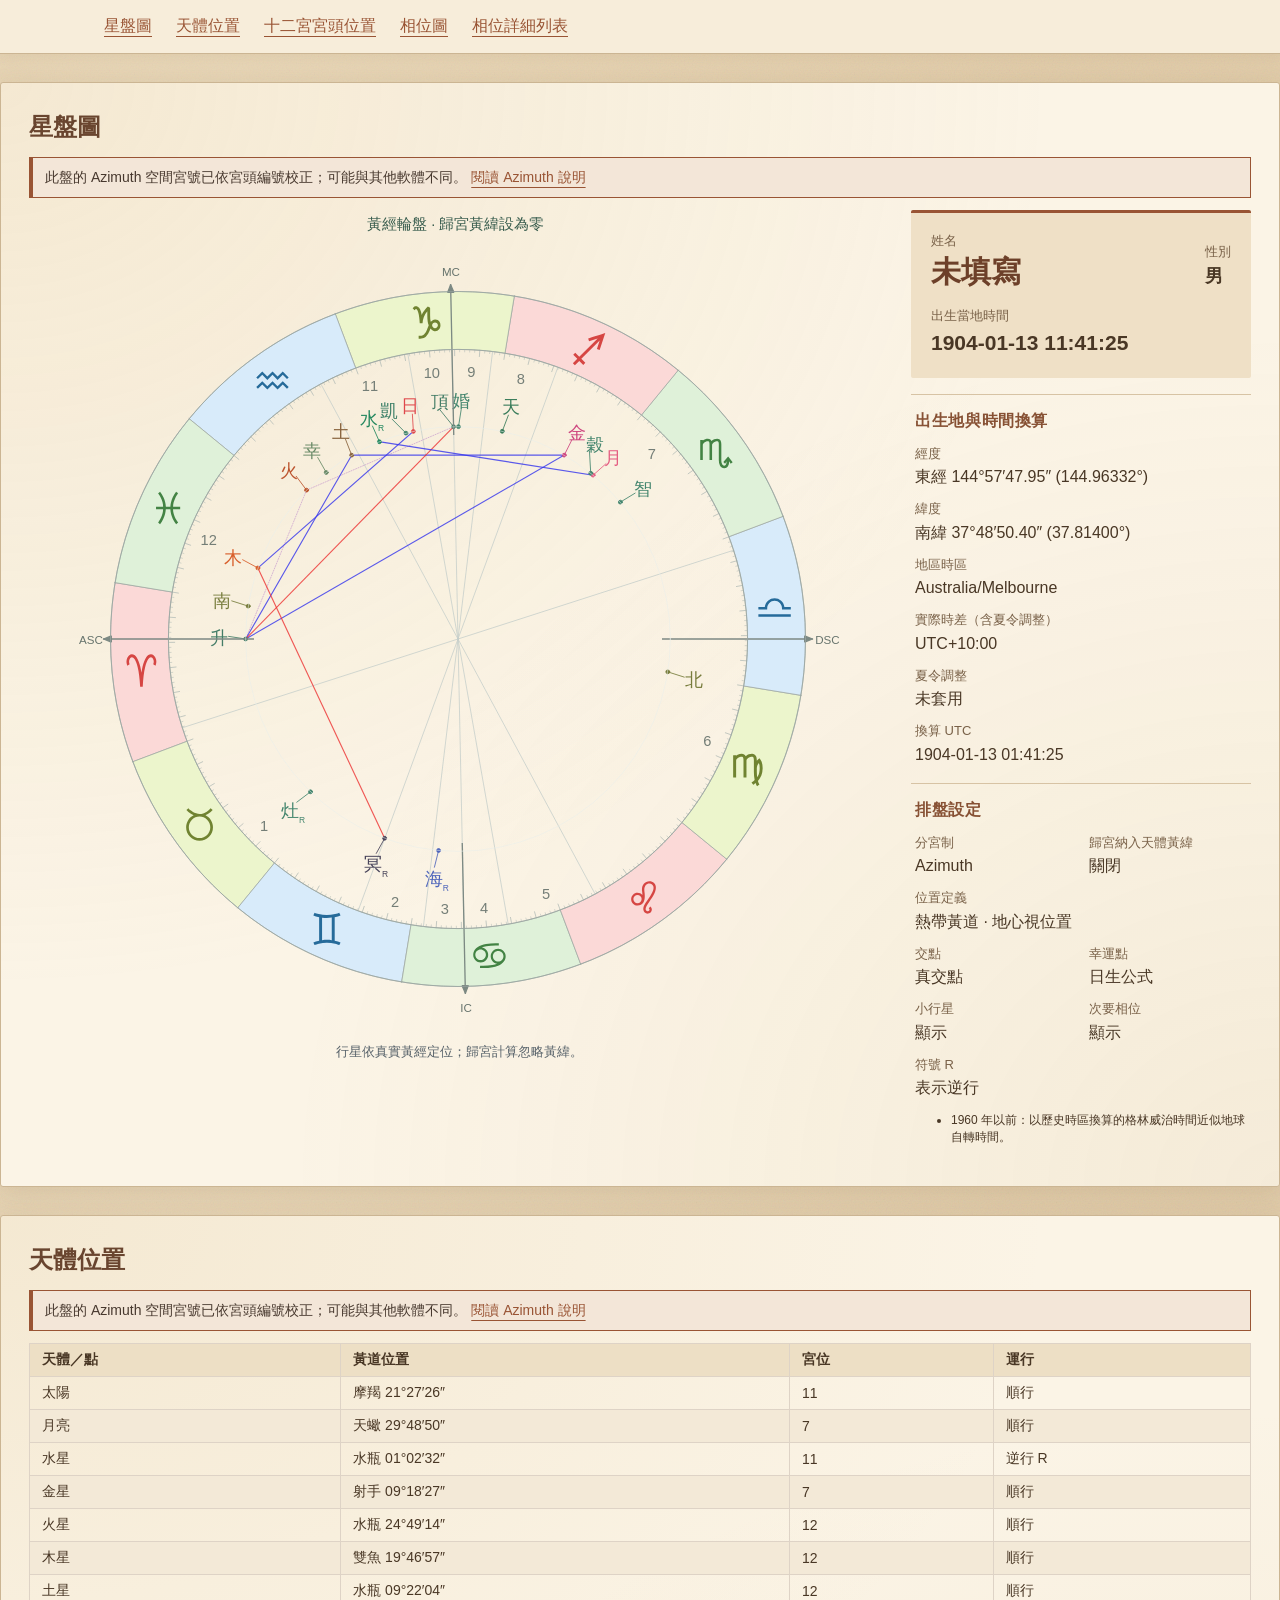
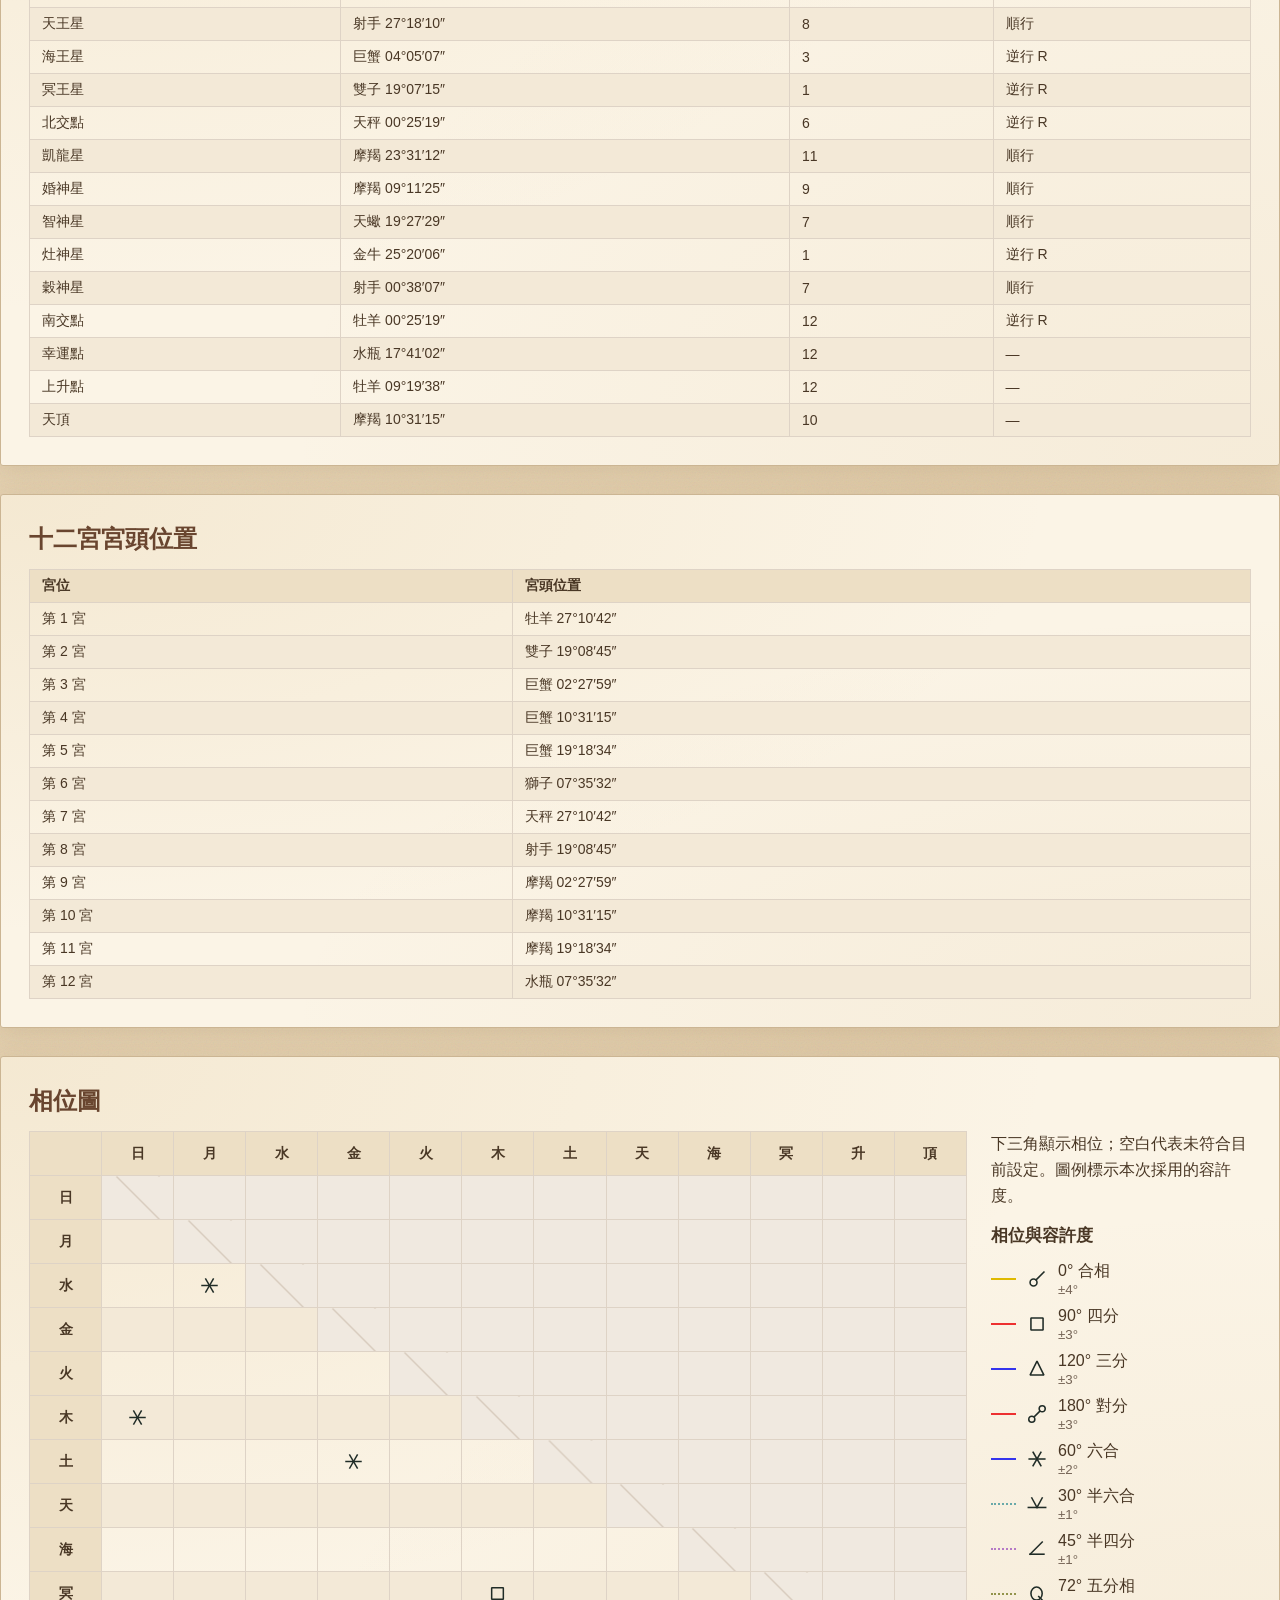
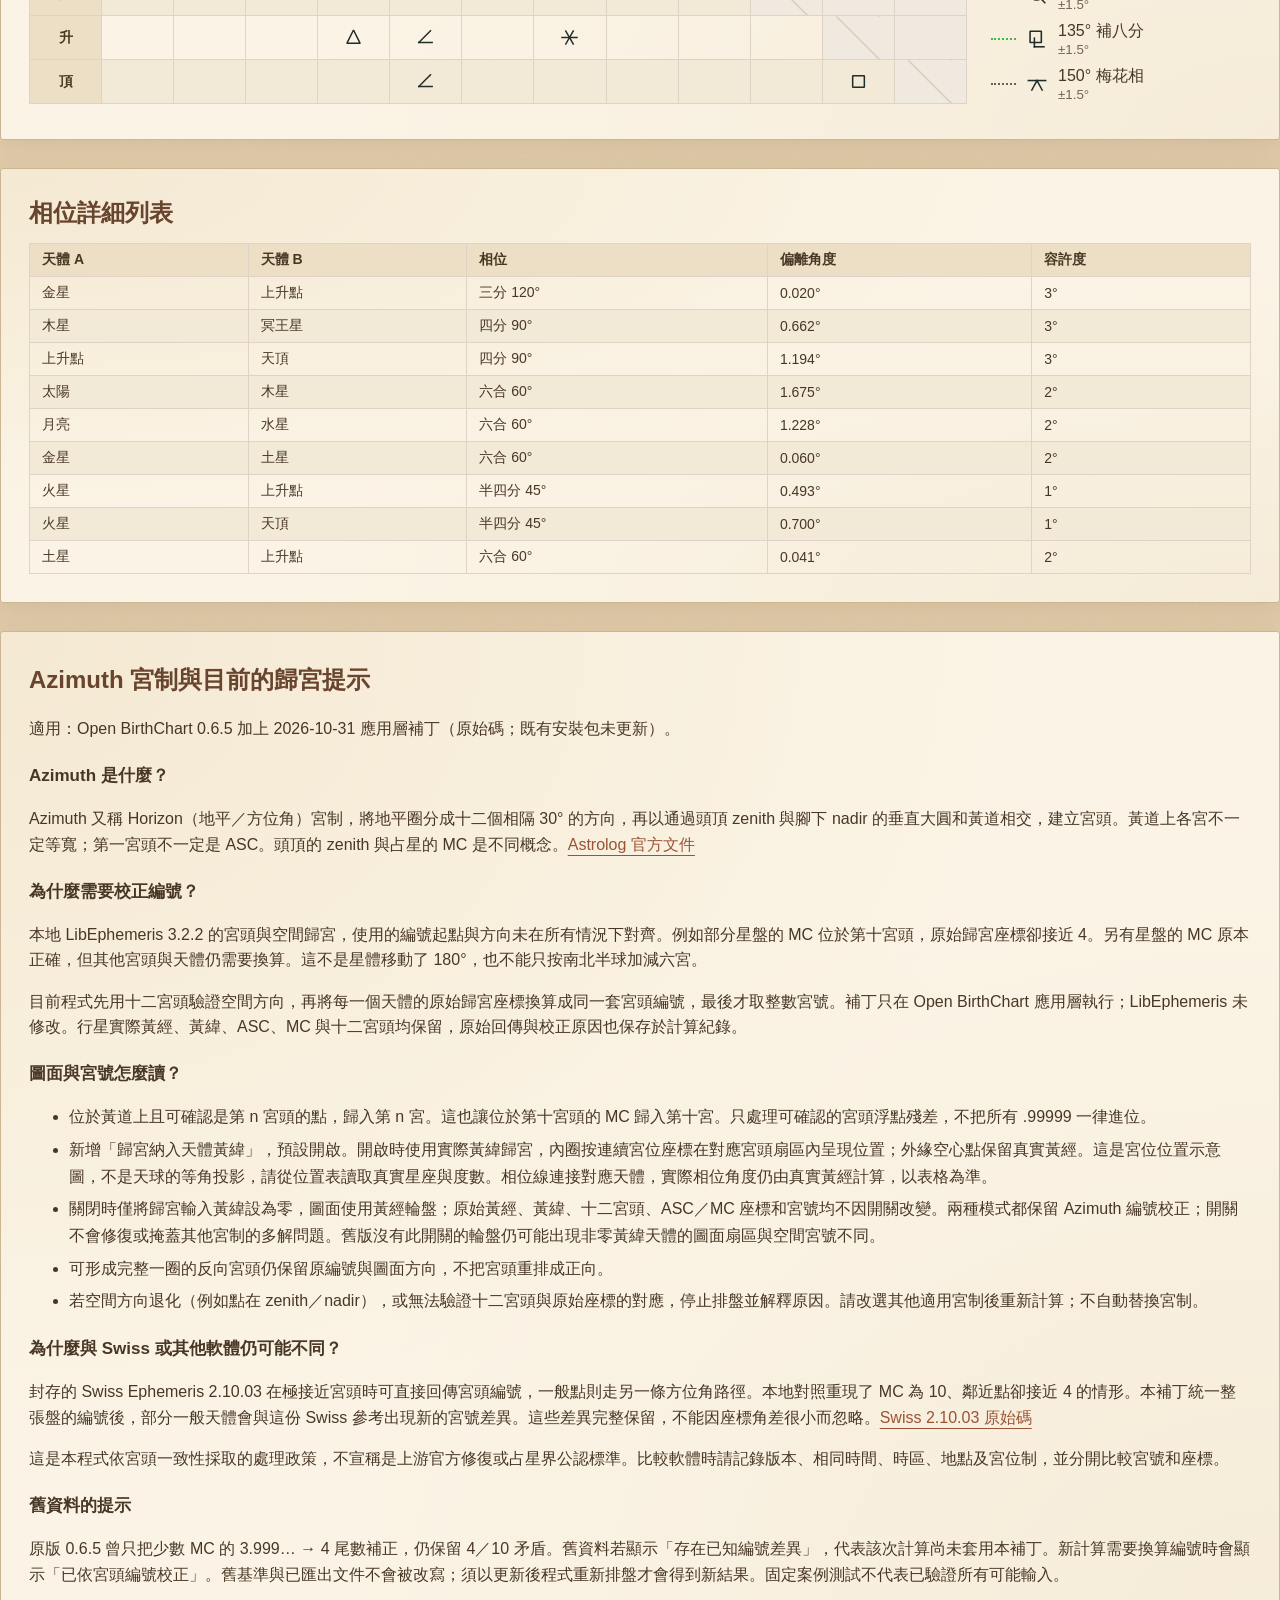
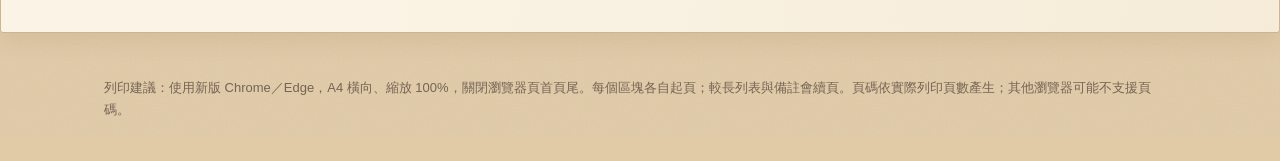
<file: results/numerical/latitude-mode-20261031/exports/complete-1904-01-H-off-zh-TW.html>
<!doctype html>
<html lang="zh-Hant">
<head><meta charset="utf-8"><meta name="viewport" content="width=device-width,initial-scale=1">
<title>未填寫 · 本命星盤文件</title><style>:root{--report-font:"Microsoft JhengHei","PingFang TC","Heiti TC","LiHei Pro","Noto Sans TC","Noto Sans CJK TC",sans-serif}
*{box-sizing:border-box}html{color:#493725;background:#e1cba7;font-family:var(--report-font);font-size:16px;scroll-padding-top:5rem}
body{margin:0;background-image:radial-gradient(ellipse at 15% 10%,#fff8e43b,transparent 55%),url("data:image/svg+xml,%3Csvg xmlns='http://www.w3.org/2000/svg' width='180' height='180'%3E%3Cfilter id='n'%3E%3CfeTurbulence type='fractalNoise' baseFrequency='.72' numOctaves='3' stitchTiles='stitch'/%3E%3C/filter%3E%3Cpath fill='%23866539' opacity='.11' filter='url(%23n)' d='M0 0h180v180H0z'/%3E%3C/svg%3E")}svg text{font-family:var(--report-font)!important}
header{position:sticky;top:0;z-index:10;background:#f7edda;border-bottom:1px solid #cbb593;box-shadow:0 2px 12px #70533312}
nav{max-width:1120px;margin:auto;display:flex;gap:10px 24px;flex-wrap:wrap;padding:16px 24px}a{color:#995434;text-underline-offset:5px}
a:focus-visible{outline:2px solid #995434;outline-offset:5px}
.print-hint{max-width:1120px;margin:24px auto;padding:16px 24px;color:#756456;font-size:13px;line-height:1.7}
.page{background-color:#fbf4e6;background-image:radial-gradient(ellipse at top left,#d9bb8133,transparent 58%),radial-gradient(ellipse at bottom right,#c8a56a1c,transparent 55%);max-width:1360px;margin:28px auto;padding:28px;border:1px solid #cbb593;border-radius:3px;box-shadow:0 6px 26px #6047221c}
h1{font-size:24px;margin:0 0 14px;color:#69452f}h2{font-size:17px}h3{font-size:16px}p{line-height:1.6}
.chart-layout{display:grid;grid-template-columns:minmax(0,1fr) 340px;gap:24px;align-items:start}.wheel svg{display:block;width:100%;height:auto}
dl{margin:0;font-size:16px;line-height:1.5}dt{color:#796148;font-size:13px}dd{margin:2px 0 0;overflow-wrap:anywhere}
.identity{padding:18px 20px 20px;background:#efe0c6;border-top:3px solid #995434;border-radius:2px}
.identity-person{display:grid;grid-template-columns:minmax(0,1fr) auto;gap:14px;align-items:end}
.identity-person>div:first-child dd{font-size:30px;font-weight:700;line-height:1.25;color:#6d4029}
.identity-person>div:last-child dd{font-size:18px;font-weight:600}
.identity-birth{margin-top:16px}.identity-birth dd{font-size:21px;font-weight:650;line-height:1.45;font-variant-numeric:tabular-nums}
.meta-group{padding:16px 4px 0;margin-top:16px;border-top:1px solid #d7c3a4}.meta-group h2{margin:0 0 12px;font-size:16px;letter-spacing:.04em;color:#875134}
.meta-fields{display:grid;gap:10px 16px}.settings-fields{grid-template-columns:1fr 1fr}.settings-fields>div:nth-child(2){grid-column:1/-1;grid-row:2}
.settings-fields>.house-latitude-setting{grid-column:2;grid-row:1}
table{border-collapse:collapse;width:100%;font-size:14px}th,td{padding:7px 12px;border:1px solid #ded3c6;text-align:left;overflow-wrap:anywhere}
th{background:#eddfc5;font-weight:600}tbody tr:nth-child(even){background:#f3e9d7}thead{display:table-header-group}tr{break-inside:avoid}
.matrix-layout{display:grid;grid-template-columns:minmax(0,1fr) 260px;gap:24px}.matrix-layout aside p{margin-top:0}
.matrix{table-layout:fixed}.matrix td,.matrix th{text-align:center;padding:0;height:44px}.matrix svg{display:block;width:25px;height:25px;margin:auto}
.upper{background:#f0e9e0}.diagonal{background:linear-gradient(45deg,#f0e9e0 49%,#c7b6a4 50%,#f0e9e0 51%)}
.legend-item{display:flex;align-items:center;gap:8px;margin:9px 0}.legend-item svg{width:26px;height:26px}.swatch{display:block;width:25px;flex:none}.legend-item small{display:block;color:#756456}
.notes p{white-space:pre-wrap;overflow-wrap:anywhere}.notes{margin-top:16px}.warnings{font-size:12px}
@media screen and (max-width:800px){html{scroll-padding-top:8rem}.chart-layout,.matrix-layout{grid-template-columns:1fr}.page{margin:12px;padding:16px}.matrix td,.matrix th{height:34px}nav{padding:14px 16px}th,td{padding:7px 6px}}
@page{size:A4 landscape;margin:10mm 10mm 13mm;
 @bottom-center{
  content:"第 " counter(page) " 頁 / 共 " counter(pages) " 頁";
  font-family:"Microsoft JhengHei","PingFang TC","Heiti TC","LiHei Pro","Noto Sans TC","Noto Sans CJK TC",sans-serif;
  font-size:9pt;color:#756456;width:100%;border-top:0.2mm solid #ded3c6;margin-top:3mm;vertical-align:middle;
 }
}
@media print{
html,body{background:white;font-size:10pt}.screen-only{display:none!important}
.page{background:white;max-width:none;margin:0;padding:0;border:0;box-shadow:none;border-radius:0;break-before:page}.page:first-child{break-before:auto}
h1{font-size:17pt;margin-bottom:4mm;break-after:avoid}
.chart-layout{grid-template-columns:174mm minmax(0,1fr);gap:7mm;break-inside:avoid}.wheel{width:174mm;height:174mm}
dl{font-size:9.5pt;line-height:1.3}dt{font-size:8pt}dd{margin-top:.4mm}
.identity{padding:3mm 4mm;border-top-width:.7mm}.identity-person{gap:2mm}.identity-person>div:first-child dd{font-size:20pt}.identity-person>div:last-child dd{font-size:11pt}
.identity-birth{margin-top:2mm}.identity-birth dd{font-size:12pt}
.meta-group{padding:2mm 0 0;margin-top:2.5mm}.meta-group h2{font-size:10pt;margin:0 0 2mm}
.meta-fields{gap:1.6mm 3mm}
.location-fields{grid-template-columns:1fr 1fr}.location-fields>div:nth-child(3),.location-fields>div:nth-child(6){grid-column:1/-1}
table{font-size:10pt}th,td{padding:1.4mm 3mm}tr{break-inside:avoid}
.matrix-layout{grid-template-columns:174mm minmax(0,1fr);gap:8mm}.matrix td,.matrix th{height:12.7mm}
.matrix svg{width:6mm;height:6mm}.legend-item{margin:1.3mm 0;font-size:10pt}.legend-item small{display:inline;margin-left:3mm}
.notes{break-inside:auto}.notes h3{break-after:avoid}.notes p{orphans:3;widows:3}
*{print-color-adjust:exact;-webkit-print-color-adjust:exact}
}

.house-notice{margin:0 0 12px;padding:9px 12px;border:1px solid #995434;border-left-width:4px;background:#f3e6d8;color:#47382e;font-size:14px;line-height:1.5;break-inside:avoid}
.help-article{line-height:1.65}.help-article h2{margin:1.2em 0 .5em;break-after:avoid}.help-article li{margin:.4em 0}
@media print{.house-notice{font-size:9pt;line-height:1.35;padding:2mm 3mm;margin-bottom:2mm;background:white}.has-house-notice .chart-layout{grid-template-columns:158mm minmax(0,1fr)}.has-house-notice .wheel{width:158mm;height:158mm}.help-article{font-size:10pt;line-height:1.45}.help-article h2{font-size:12pt}}
@media print{.has-house-notice dl{font-size:9pt;line-height:1.2}.has-house-notice .identity-person>div:first-child dd{font-size:18pt}.has-house-notice .identity-birth dd{font-size:11pt}.has-house-notice .meta-group{padding-top:1.8mm;margin-top:2mm}.has-house-notice .meta-fields{gap:1.2mm 3mm}.help-article p{line-height:1.45;margin:.4em 0}.help-article h2{margin:.6em 0 .4em}.help-article li{margin:.3em 0}}
</style></head>
<body>
<header class="screen-only">
<nav><a href="#chart">星盤圖</a><a href="#positions">天體位置</a><a href="#houses">十二宮宮頭位置</a><a href="#matrix">相位圖</a><a href="#details">相位詳細列表</a></nav></header>
<main>
<section class="page has-house-notice" id="chart"><h1>星盤圖</h1><div class="house-notice" role="note">此盤的 Azimuth 空間宮號已依宮頭編號校正；可能與其他軟體不同。 <a href="#azimuth-help">閱讀 Azimuth 說明</a></div>
<div class="chart-layout"><div class="wheel"><svg role="img" aria-label="星盤圖: 牡羊, 金牛, 雙子, 巨蟹, 獅子, 處女, 天秤, 天蠍, 射手, 摩羯, 水瓶, 雙魚"
 viewBox="0 0 1000 1000"
 xmlns="http://www.w3.org/2000/svg" xmlns:xlink="http://www.w3.org/1999/xlink" version="1.2" baseProfile="tiny">
<title>Qt SVG Document</title>
<desc>Generated with Qt</desc>
<defs>
</defs>
<g fill="none" stroke="black" stroke-width="1" fill-rule="evenodd" stroke-linecap="square" stroke-linejoin="bevel" >

<g fill="#000000" fill-opacity="0" stroke="none" transform="matrix(1,0,0,1,0,0)"
font-family="Noto Sans TC" font-size="10" font-weight="400" font-style="normal" 
>
<rect x="0" y="0" width="1000" height="1000"/>
</g>

<g fill="none" stroke="#365b4c" stroke-opacity="1" stroke-width="1" stroke-linecap="square" stroke-linejoin="bevel" transform="matrix(1,0,0,1,0,0)"
font-family="Noto Sans TC" font-size="17" font-weight="400" font-style="normal" 
>
<text fill="#365b4c" fill-opacity="1" stroke="none" xml:space="preserve" x="394.297" y="22.4063" font-family="Noto Sans TC" font-size="17" font-weight="400" font-style="normal" 
 >黃經輪盤 · 歸宮黃緯設為零</text>
</g>

<g fill="none" stroke="#566169" stroke-opacity="1" stroke-width="1" stroke-linecap="square" stroke-linejoin="bevel" transform="matrix(1,0,0,1,0,0)"
font-family="Noto Sans TC" font-size="15" font-weight="400" font-style="normal" 
>
<text fill="#566169" fill-opacity="1" stroke="none" xml:space="preserve" x="357.5" y="985.531" font-family="Noto Sans TC" font-size="15" font-weight="400" font-style="normal" 
 >行星依真實黃經定位；歸宮計算忽略黃緯。</text>
</g>

<g fill="#fbd9d7" fill-opacity="1" stroke="#a1aaa5" stroke-opacity="1" stroke-width="1" stroke-linecap="square" stroke-linejoin="bevel" transform="matrix(0.9,0,0,0.9,50,50)"
font-family="Noto Sans TC" font-size="15" font-weight="400" font-style="normal" 
>
<path vector-effect="none" fill-rule="evenodd" d="M55.9497,427.066 L55.8919,426.994 C52.0155,450.756 50,475.143 50,500 C50,555.99 60.2255,609.592 78.9109,659.04 L149.145,632.386 L149.092,632.533 C133.513,591.282 125,546.635 125,500 C125,479.244 126.686,458.882 129.91,439.162 L55.9497,427.066 Z "/>
</g>

<g fill="#d64643" fill-opacity="1" stroke="none" transform="matrix(37.8,0,0,37.8,131.016,536.652)"
font-family="Noto Sans TC" font-size="15" font-weight="400" font-style="normal" 
>
<path vector-effect="none" fill-rule="evenodd" d="M0.434431,-0.147631 C0.459527,-0.203286 0.466612,-0.261161 0.455686,-0.321255 C0.44476,-0.381349 0.420176,-0.428895 0.381934,-0.463892 C0.354619,-0.487964 0.325084,-0.5 0.29333,-0.5 C0.238699,-0.5 0.189019,-0.466624 0.14429,-0.399872 C0.10383,-0.337559 0.0688316,-0.24904 0.0392969,-0.134315 C0.0241027,-0.0731968 0.0110425,-0.00550576 0.000116317,0.068758 C-0.0108098,-0.00550576 -0.0239554,-0.0731968 -0.0393203,-0.134315 C-0.0688551,-0.24904 -0.103853,-0.337559 -0.144314,-0.399872 C-0.189043,-0.466624 -0.238723,-0.5 -0.293354,-0.5 C-0.325108,-0.5 -0.354643,-0.487964 -0.381958,-0.463892 C-0.4202,-0.428895 -0.444783,-0.381349 -0.45571,-0.321255 C-0.466636,-0.261161 -0.459465,-0.203286 -0.434199,-0.147631 L-0.363776,-0.19347 C-0.374702,-0.215322 -0.380165,-0.239906 -0.380165,-0.267222 C-0.380165,-0.291293 -0.375812,-0.314511 -0.367105,-0.336876 C-0.358398,-0.35924 -0.34696,-0.376398 -0.33279,-0.388348 C-0.320669,-0.400469 -0.307523,-0.40653 -0.293354,-0.40653 C-0.265014,-0.40653 -0.236589,-0.38519 -0.208078,-0.34251 C-0.17308,-0.290098 -0.142521,-0.211993 -0.116401,-0.108195 C-0.0781594,0.046991 -0.0524658,0.249723 -0.0393203,0.5 L0.0410894,0.5 C0.0530399,0.249723 0.0781359,0.046991 0.116378,-0.108195 C0.142669,-0.211993 0.173313,-0.290098 0.208311,-0.34251 C0.236651,-0.38519 0.26499,-0.40653 0.29333,-0.40653 C0.307671,-0.40653 0.320816,-0.400469 0.332767,-0.388348 C0.346937,-0.376398 0.358418,-0.35924 0.36721,-0.336876 C0.376002,-0.314511 0.380398,-0.291293 0.380398,-0.267222 C0.380398,-0.239906 0.374935,-0.215322 0.364009,-0.19347 C0.367252,-0.191251 0.371307,-0.188519 0.376173,-0.185275 C0.381038,-0.182032 0.388678,-0.177123 0.399092,-0.170551 C0.409506,-0.163978 0.417999,-0.158515 0.424572,-0.154161 C0.431145,-0.149808 0.434431,-0.147631 0.434431,-0.147631 Z "/>
</g>

<g fill="#fbd9d7" fill-opacity="1" stroke="#a1aaa5" stroke-opacity="1" stroke-width="1" stroke-linecap="square" stroke-linejoin="bevel" transform="matrix(0.9,0,0,0.9,50,50)"
font-family="Noto Sans TC" font-size="15" font-weight="400" font-style="normal" 
>
</g>

<g fill="#ecf5cc" fill-opacity="1" stroke="#a1aaa5" stroke-opacity="1" stroke-width="1" stroke-linecap="square" stroke-linejoin="bevel" transform="matrix(0.9,0,0,0.9,50,50)"
font-family="Noto Sans TC" font-size="15" font-weight="400" font-style="normal" 
>
<path vector-effect="none" fill-rule="evenodd" d="M78.9743,658.863 L78.9109,659.04 C107.042,733.484 154.348,798.513 214.804,848.102 L262.344,790.077 L262.337,790.085 C211.939,748.745 172.508,694.533 149.092,632.533 L78.9743,658.863 Z "/>
</g>

<g fill="#708331" fill-opacity="1" stroke="none" transform="matrix(37.8,0,0,37.8,198.776,716.233)"
font-family="Noto Sans TC" font-size="15" font-weight="400" font-style="normal" 
>
<path vector-effect="none" fill-rule="evenodd" d="M0.00411164,-0.32781 C-0.032104,-0.32781 -0.068818,-0.333666 -0.10603,-0.345378 C-0.143243,-0.357089 -0.17543,-0.371418 -0.202592,-0.388363 C-0.229753,-0.405308 -0.254215,-0.422045 -0.275978,-0.438575 C-0.297741,-0.455104 -0.313938,-0.469765 -0.32457,-0.482557 L-0.342013,-0.5 L-0.404311,-0.445677 C-0.369258,-0.404311 -0.323573,-0.36552 -0.267256,-0.329305 C-0.239513,-0.31236 -0.211272,-0.297491 -0.182532,-0.2847 C-0.252803,-0.250644 -0.308913,-0.20039 -0.35086,-0.13394 C-0.392807,-0.067489 -0.41378,0.00610516 -0.41378,0.0868428 C-0.41378,0.20064 -0.373411,0.297948 -0.292674,0.378769 C-0.211936,0.45959 -0.114378,0.5 0,0.5 C0.114378,0.5 0.211936,0.45959 0.292674,0.378769 C0.373411,0.297948 0.41378,0.20064 0.41378,0.0868428 C0.41378,0.00710192 0.392807,-0.0659939 0.35086,-0.132445 C0.308913,-0.198895 0.253385,-0.249149 0.184276,-0.283205 C0.211853,-0.29583 0.239513,-0.311197 0.267256,-0.329305 C0.323573,-0.36552 0.369258,-0.404311 0.404311,-0.445677 L0.340518,-0.498505 C0.311778,-0.464449 0.272406,-0.430891 0.222402,-0.397832 C0.14914,-0.35115 0.0763768,-0.32781 0.00411164,-0.32781 Z M-0.234488,0.320583 C-0.298862,0.256292 -0.331049,0.17842 -0.331049,0.0869674 C-0.331049,-0.00448542 -0.298862,-0.0826481 -0.234488,-0.147521 C-0.170114,-0.212393 -0.0922003,-0.244829 -0.00074757,-0.244829 C0.0907052,-0.244829 0.168868,-0.212393 0.23374,-0.147521 C0.298613,-0.0826481 0.331049,-0.00448542 0.331049,0.0869674 C0.331049,0.17842 0.298613,0.256292 0.23374,0.320583 C0.168868,0.384874 0.0907052,0.41702 -0.00074757,0.41702 C-0.0922003,0.41702 -0.170114,0.384874 -0.234488,0.320583 Z "/>
</g>

<g fill="#ecf5cc" fill-opacity="1" stroke="#a1aaa5" stroke-opacity="1" stroke-width="1" stroke-linecap="square" stroke-linejoin="bevel" transform="matrix(0.9,0,0,0.9,50,50)"
font-family="Noto Sans TC" font-size="15" font-weight="400" font-style="normal" 
>
</g>

<g fill="#d8ebfa" fill-opacity="1" stroke="#a1aaa5" stroke-opacity="1" stroke-width="1" stroke-linecap="square" stroke-linejoin="bevel" transform="matrix(0.9,0,0,0.9,50,50)"
font-family="Noto Sans TC" font-size="15" font-weight="400" font-style="normal" 
>
<path vector-effect="none" fill-rule="evenodd" d="M214.813,848.092 L214.804,848.102 C274.61,897.158 347.284,931.104 426.994,944.108 L439.222,870.042 L439.162,870.09 C372.664,859.22 312.143,830.94 262.337,790.085 L214.813,848.092 Z "/>
</g>

<g fill="#266b9a" fill-opacity="1" stroke="none" transform="matrix(37.8,0,0,37.8,347.249,837.875)"
font-family="Noto Sans TC" font-size="15" font-weight="400" font-style="normal" 
>
<path vector-effect="none" fill-rule="evenodd" d="M0.000126199,0.429076 C0.0840905,0.429076 0.168055,0.439256 0.252019,0.459616 C0.276754,0.465001 0.299891,0.471185 0.321429,0.478168 C0.342967,0.485151 0.35811,0.490325 0.36686,0.49369 L0.381247,0.5 C0.383434,0.494616 0.388819,0.481954 0.3974,0.462014 C0.405982,0.442075 0.412965,0.426721 0.418349,0.415952 C0.371067,0.395591 0.311333,0.377839 0.239147,0.362696 L0.239147,-0.362696 C0.311333,-0.377671 0.371067,-0.395423 0.418349,-0.415952 C0.412965,-0.426721 0.405982,-0.442075 0.3974,-0.462014 C0.388819,-0.481954 0.383434,-0.494616 0.381247,-0.5 C0.350118,-0.485866 0.306537,-0.472405 0.250505,-0.459616 C0.165363,-0.439088 0.0797156,-0.428824 -0.00643614,-0.428824 C-0.088213,-0.428824 -0.170579,-0.438499 -0.253534,-0.45785 C-0.278269,-0.464412 -0.301405,-0.471185 -0.322943,-0.478168 C-0.344481,-0.485151 -0.359625,-0.490241 -0.368375,-0.493438 L-0.382761,-0.5 C-0.384949,-0.494616 -0.390333,-0.481954 -0.398915,-0.462014 C-0.407496,-0.442075 -0.413974,-0.426721 -0.418349,-0.415952 C-0.372076,-0.395423 -0.312847,-0.377671 -0.240661,-0.362696 L-0.240661,0.364462 C-0.312847,0.378428 -0.372076,0.395591 -0.418349,0.415952 L-0.382761,0.5 C-0.351632,0.486034 -0.308051,0.472573 -0.252019,0.459616 C-0.168055,0.439256 -0.0840064,0.429076 0.000126199,0.429076 Z M-0.00643614,-0.338465 C0.0452213,-0.338465 0.0969628,-0.341662 0.148788,-0.348057 L0.148788,0.346542 C0.100328,0.341158 0.0523725,0.338465 0.00492176,0.338465 C-0.0457261,0.338465 -0.0974676,0.341747 -0.150303,0.348309 L-0.150303,-0.346542 C-0.101843,-0.341158 -0.0538869,-0.338465 -0.00643614,-0.338465 Z "/>
</g>

<g fill="#d8ebfa" fill-opacity="1" stroke="#a1aaa5" stroke-opacity="1" stroke-width="1" stroke-linecap="square" stroke-linejoin="bevel" transform="matrix(0.9,0,0,0.9,50,50)"
font-family="Noto Sans TC" font-size="15" font-weight="400" font-style="normal" 
>
</g>

<g fill="#dff1d9" fill-opacity="1" stroke="#a1aaa5" stroke-opacity="1" stroke-width="1" stroke-linecap="square" stroke-linejoin="bevel" transform="matrix(0.9,0,0,0.9,50,50)"
font-family="Noto Sans TC" font-size="15" font-weight="400" font-style="normal" 
>
<path vector-effect="none" fill-rule="evenodd" d="M427.066,944.05 L426.994,944.108 C450.756,947.985 475.143,950 500,950 C555.99,950 609.592,939.774 659.04,921.089 L632.386,850.855 L632.533,850.908 C591.282,866.487 546.635,875 500,875 C479.244,875 458.882,873.314 439.162,870.09 L427.066,944.05 Z "/>
</g>

<g fill="#438344" fill-opacity="1" stroke="none" transform="matrix(37.8,0,0,37.8,536.652,868.984)"
font-family="Noto Sans TC" font-size="15" font-weight="400" font-style="normal" 
>
<path vector-effect="none" fill-rule="evenodd" d="M0.154076,0.1338 C0.122032,0.101757 0.106011,0.063332 0.106011,0.0185261 C0.106011,-0.0262797 0.122032,-0.0644984 0.154076,-0.0961301 C0.186119,-0.127762 0.224544,-0.143578 0.26935,-0.143578 C0.314155,-0.143578 0.352374,-0.127762 0.384006,-0.0961301 C0.415637,-0.0644984 0.431453,-0.0262797 0.431453,0.0185261 C0.431453,0.063332 0.415637,0.101757 0.384006,0.1338 C0.352374,0.165843 0.314155,0.181865 0.26935,0.181865 C0.224544,0.181865 0.186119,0.165843 0.154076,0.1338 Z M-0.388123,0.0902635 C-0.419754,0.0581515 -0.43557,0.0199328 -0.43557,-0.0243928 C-0.43557,-0.0687183 -0.419754,-0.106903 -0.388123,-0.138946 C-0.356491,-0.170989 -0.318272,-0.187011 -0.273466,-0.187011 C-0.228661,-0.187011 -0.190236,-0.170989 -0.158193,-0.138946 C-0.126149,-0.106903 -0.110128,-0.0687183 -0.110128,-0.0243928 C-0.110128,0.0199328 -0.126149,0.0581515 -0.158193,0.0902635 C-0.190236,0.122375 -0.228661,0.138431 -0.273466,0.138431 C-0.318272,0.138431 -0.356491,0.122375 -0.388123,0.0902635 Z M0.194524,-0.382153 C0.084191,-0.382153 -0.016056,-0.373782 -0.106217,-0.35704 C-0.210375,-0.336867 -0.29436,-0.306127 -0.358172,-0.264821 C-0.396734,-0.240257 -0.427817,-0.211301 -0.45142,-0.177954 C-0.483807,-0.132256 -0.5,-0.0795595 -0.5,-0.0198641 C-0.5,0.0433992 -0.477631,0.0976739 -0.432894,0.14296 C-0.388157,0.188246 -0.333917,0.210889 -0.270173,0.210889 C-0.206429,0.210889 -0.151949,0.188246 -0.106731,0.14296 C-0.0615137,0.0976739 -0.0389049,0.0433992 -0.0389049,-0.0198641 C-0.0389049,-0.0777755 -0.0580143,-0.128482 -0.096233,-0.171984 C-0.134452,-0.215486 -0.181693,-0.240737 -0.237958,-0.247736 C-0.19473,-0.264066 -0.145808,-0.277378 -0.0911898,-0.28767 C-0.00500892,-0.304 0.0913956,-0.312166 0.198024,-0.312166 C0.232332,-0.312166 0.26266,-0.312166 0.289008,-0.312166 L0.289008,-0.379477 C0.264581,-0.381261 0.233086,-0.382153 0.194524,-0.382153 Z M-0.196995,0.382153 C-0.0872101,0.382153 0.0128997,0.37337 0.103335,0.355805 C0.208728,0.336455 0.293056,0.306196 0.356319,0.265027 C0.395842,0.240462 0.426993,0.211575 0.449774,0.178366 C0.483258,0.132805 0.5,0.080177 0.5,0.0204817 C0.5,-0.0425072 0.477357,-0.0965761 0.432071,-0.141725 C0.386785,-0.186874 0.332304,-0.209448 0.268629,-0.209448 C0.204954,-0.209448 0.150714,-0.18684 0.105908,-0.141622 C0.061102,-0.0964046 0.0386991,-0.0421641 0.0386991,0.0210992 C0.0386991,0.0790106 0.0576026,0.129717 0.0954096,0.173219 C0.133217,0.216722 0.180664,0.241972 0.237752,0.248971 C0.194662,0.265301 0.145465,0.278681 0.0901606,0.289111 C0.00411692,0.305441 -0.0916015,0.313606 -0.196995,0.313606 C-0.231302,0.313606 -0.26163,0.313606 -0.287979,0.313606 L-0.293331,0.382153 C-0.267806,0.382153 -0.235694,0.382153 -0.196995,0.382153 Z "/>
</g>

<g fill="#dff1d9" fill-opacity="1" stroke="#a1aaa5" stroke-opacity="1" stroke-width="1" stroke-linecap="square" stroke-linejoin="bevel" transform="matrix(0.9,0,0,0.9,50,50)"
font-family="Noto Sans TC" font-size="15" font-weight="400" font-style="normal" 
>
</g>

<g fill="#fbd9d7" fill-opacity="1" stroke="#a1aaa5" stroke-opacity="1" stroke-width="1" stroke-linecap="square" stroke-linejoin="bevel" transform="matrix(0.9,0,0,0.9,50,50)"
font-family="Noto Sans TC" font-size="15" font-weight="400" font-style="normal" 
>
<path vector-effect="none" fill-rule="evenodd" d="M658.863,921.026 L659.04,921.089 C733.484,892.958 798.513,845.652 848.102,785.196 L790.077,737.656 L790.085,737.663 C748.745,788.061 694.533,827.492 632.533,850.908 L658.863,921.026 Z "/>
</g>

<g fill="#d64643" fill-opacity="1" stroke="none" transform="matrix(37.8,0,0,37.8,716.233,801.224)"
font-family="Noto Sans TC" font-size="15" font-weight="400" font-style="normal" 
>
<path vector-effect="none" fill-rule="evenodd" d="M-0.275526,0.141285 C-0.300474,0.116405 -0.312947,0.0863611 -0.312947,0.0511533 C-0.312947,0.0159454 -0.300474,-0.0140986 -0.275526,-0.0389788 C-0.250579,-0.063859 -0.220535,-0.076299 -0.185394,-0.076299 C-0.150254,-0.076299 -0.12021,-0.063859 -0.0952623,-0.0389788 C-0.070315,-0.0140986 -0.0578414,0.0159454 -0.0578414,0.0511533 C-0.0578414,0.0863611 -0.070315,0.116405 -0.0952623,0.141285 C-0.12021,0.166165 -0.150254,0.178606 -0.185394,0.178606 C-0.220535,0.178606 -0.250579,0.166165 -0.275526,0.141285 Z M0.38115,-0.299215 C0.38115,-0.357559 0.362272,-0.40561 0.324515,-0.443366 C0.286759,-0.481122 0.239111,-0.5 0.181572,-0.5 C0.112095,-0.5 0.0550248,-0.472974 0.0103612,-0.418921 C-0.0290716,-0.372514 -0.048788,-0.313298 -0.048788,-0.241273 C-0.048788,-0.222361 -0.0469102,-0.203047 -0.0431547,-0.183331 C-0.0375215,-0.142959 -0.0347049,-0.106008 -0.0347049,-0.0724765 C-0.0740035,-0.118884 -0.124502,-0.142087 -0.186199,-0.142087 C-0.239983,-0.142087 -0.285921,-0.122975 -0.324013,-0.0847489 C-0.362104,-0.0465233 -0.38115,-0.000384283 -0.38115,0.0536681 C-0.38115,0.10772 -0.362037,0.154061 -0.323811,0.192689 C-0.285586,0.231317 -0.239447,0.250631 -0.185394,0.250631 C-0.102907,0.250631 -0.0428194,0.220184 -0.00513028,0.159292 C0.024109,0.11208 0.0387286,0.0450841 0.0387286,-0.0416948 C0.0387286,-0.0862243 0.034839,-0.136856 0.0270597,-0.193591 C0.0253161,-0.209821 0.0244443,-0.225714 0.0244443,-0.241273 C0.0244443,-0.295325 0.0381921,-0.33905 0.0656877,-0.372447 C0.0957317,-0.408527 0.13436,-0.426567 0.181572,-0.426567 C0.213359,-0.426567 0.240386,-0.417983 0.26265,-0.400815 C0.293633,-0.377611 0.309125,-0.343744 0.309125,-0.299215 C0.309125,-0.271719 0.303089,-0.241675 0.291018,-0.209083 C0.277337,-0.173003 0.259767,-0.135649 0.238307,-0.0970214 C0.216847,-0.0583934 0.198371,-0.0274775 0.182879,-0.00427391 C0.167388,0.0189297 0.146364,0.0498455 0.119807,0.0884735 C0.0725952,0.155402 0.0408075,0.203888 0.0244443,0.233932 C0.00298428,0.276852 -0.00774572,0.31548 -0.00774572,0.349816 C-0.00774572,0.362692 -0.00640447,0.375166 -0.00372197,0.387237 C0.00392316,0.419829 0.0176039,0.445984 0.0373203,0.4657 C0.0673643,0.493196 0.102371,0.504161 0.14234,0.498594 C0.182309,0.493028 0.213426,0.474351 0.235691,0.442564 C0.253664,0.415068 0.260303,0.387371 0.255609,0.359473 C0.250914,0.331575 0.236965,0.30522 0.213762,0.280406 L0.161051,0.329295 C0.176475,0.346463 0.184187,0.362759 0.184187,0.378184 C0.184187,0.385963 0.181572,0.393675 0.176341,0.40132 C0.166818,0.415135 0.152936,0.423518 0.134695,0.426469 C0.116454,0.429419 0.100828,0.424926 0.0878184,0.412989 C0.0774907,0.403466 0.0701139,0.389316 0.0656877,0.370538 C0.0656877,0.364503 0.0656877,0.357595 0.0656877,0.349816 C0.0656877,0.326613 0.0738694,0.299184 0.0902326,0.26753 C0.103913,0.240035 0.133488,0.194097 0.178956,0.129717 C0.207391,0.0901501 0.22932,0.0587984 0.244745,0.0356618 C0.260169,0.0125253 0.279483,-0.0201007 0.302687,-0.0622159 C0.32589,-0.104331 0.344735,-0.144703 0.35922,-0.183331 C0.37384,-0.224507 0.38115,-0.263135 0.38115,-0.299215 Z "/>
</g>

<g fill="#fbd9d7" fill-opacity="1" stroke="#a1aaa5" stroke-opacity="1" stroke-width="1" stroke-linecap="square" stroke-linejoin="bevel" transform="matrix(0.9,0,0,0.9,50,50)"
font-family="Noto Sans TC" font-size="15" font-weight="400" font-style="normal" 
>
</g>

<g fill="#ecf5cc" fill-opacity="1" stroke="#a1aaa5" stroke-opacity="1" stroke-width="1" stroke-linecap="square" stroke-linejoin="bevel" transform="matrix(0.9,0,0,0.9,50,50)"
font-family="Noto Sans TC" font-size="15" font-weight="400" font-style="normal" 
>
<path vector-effect="none" fill-rule="evenodd" d="M848.092,785.187 L848.102,785.196 C897.158,725.39 931.104,652.716 944.108,573.006 L870.042,560.778 L870.09,560.838 C859.22,627.336 830.94,687.857 790.085,737.663 L848.092,785.187 Z "/>
</g>

<g fill="#708331" fill-opacity="1" stroke="none" transform="matrix(37.8,0,0,37.8,837.875,652.751)"
font-family="Noto Sans TC" font-size="15" font-weight="400" font-style="normal" 
>
<path vector-effect="none" fill-rule="evenodd" d="M0.208507,0.302735 C0.186718,0.322516 0.154574,0.349714 0.112077,0.38433 C0.117949,0.392211 0.127569,0.403802 0.140936,0.419101 C0.154304,0.4344 0.163924,0.446067 0.169796,0.454103 C0.17675,0.448076 0.187413,0.439152 0.201785,0.42733 C0.216157,0.415508 0.227283,0.406583 0.235165,0.400556 C0.252009,0.447072 0.267849,0.480219 0.282684,0.5 L0.355239,0.443672 C0.337467,0.414928 0.322168,0.378303 0.309342,0.333797 C0.402218,0.238912 0.450665,0.112347 0.454682,-0.0458971 L0.454682,-0.0653686 C0.454682,-0.177098 0.431425,-0.264101 0.38491,-0.326379 L0.355239,-0.362077 L0.319773,-0.332406 C0.295047,-0.30768 0.280212,-0.292304 0.275267,-0.286277 C0.275267,-0.344692 0.269781,-0.387266 0.258809,-0.414001 C0.246909,-0.444599 0.228133,-0.467316 0.20248,-0.482151 C0.1827,-0.49405 0.15751,-0.5 0.126912,-0.5 C0.0556715,-0.5 -0.00861536,-0.475274 -0.0659481,-0.425823 C-0.0778473,-0.451476 -0.0946917,-0.470252 -0.116481,-0.482151 C-0.136262,-0.49405 -0.161528,-0.5 -0.192281,-0.5 C-0.231842,-0.5 -0.273335,-0.489569 -0.316759,-0.468707 C-0.335613,-0.459898 -0.350989,-0.451553 -0.362888,-0.443672 L-0.362888,-0.453871 L-0.454682,-0.453871 L-0.454682,0.228558 L-0.362888,0.228558 L-0.362888,-0.295318 C-0.362888,-0.316025 -0.348053,-0.338278 -0.318382,-0.362077 C-0.299529,-0.376912 -0.27573,-0.389275 -0.246987,-0.399166 C-0.223343,-0.405965 -0.205107,-0.409365 -0.192281,-0.409365 C-0.181309,-0.409365 -0.170878,-0.406892 -0.160987,-0.401947 C-0.155115,-0.399011 -0.15017,-0.392134 -0.146152,-0.381317 C-0.139198,-0.364472 -0.135721,-0.335806 -0.135721,-0.295318 L-0.135721,0.228558 L-0.0436949,0.228558 L-0.0436949,-0.295318 C-0.0436949,-0.316025 -0.0288595,-0.338278 0.000811312,-0.362077 C0.0195101,-0.376912 0.0432313,-0.389275 0.071975,-0.399166 C0.0967007,-0.405965 0.115013,-0.409365 0.126912,-0.409365 C0.13773,-0.409365 0.148084,-0.406892 0.157974,-0.401947 C0.163846,-0.399011 0.168792,-0.392134 0.172809,-0.381317 C0.180691,-0.362463 0.184631,-0.333797 0.184631,-0.295318 L0.184631,0.0563282 C0.184631,0.143486 0.19259,0.225622 0.208507,0.302735 Z M0.339013,-0.219518 C0.355857,-0.175012 0.364279,-0.123628 0.364279,-0.0653686 C0.364279,0.034616 0.345967,0.117756 0.309342,0.184052 C0.300379,0.198887 0.292961,0.210709 0.287089,0.219518 C0.279207,0.158322 0.275267,0.103925 0.275267,0.0563282 L0.275267,-0.0563282 C0.275267,-0.111807 0.296515,-0.166203 0.339013,-0.219518 Z "/>
</g>

<g fill="#ecf5cc" fill-opacity="1" stroke="#a1aaa5" stroke-opacity="1" stroke-width="1" stroke-linecap="square" stroke-linejoin="bevel" transform="matrix(0.9,0,0,0.9,50,50)"
font-family="Noto Sans TC" font-size="15" font-weight="400" font-style="normal" 
>
</g>

<g fill="#d8ebfa" fill-opacity="1" stroke="#a1aaa5" stroke-opacity="1" stroke-width="1" stroke-linecap="square" stroke-linejoin="bevel" transform="matrix(0.9,0,0,0.9,50,50)"
font-family="Noto Sans TC" font-size="15" font-weight="400" font-style="normal" 
>
<path vector-effect="none" fill-rule="evenodd" d="M944.05,572.934 L944.108,573.006 C947.985,549.244 950,524.857 950,500 C950,444.01 939.774,390.408 921.089,340.96 L850.855,367.614 L850.908,367.467 C866.487,408.718 875,453.365 875,500 C875,520.756 873.314,541.118 870.09,560.838 L944.05,572.934 Z "/>
</g>

<g fill="#266b9a" fill-opacity="1" stroke="none" transform="matrix(37.8,0,0,37.8,868.984,463.348)"
font-family="Noto Sans TC" font-size="15" font-weight="400" font-style="normal" 
>
<path vector-effect="none" fill-rule="evenodd" d="M-0.5,0.210292 L-0.5,0.287301 L0.5,0.287301 L0.5,0.210292 L-0.5,0.210292 Z M0.5,-0.0207331 L0.5,0.0573862 L0.227508,0.0573862 L0.227508,0.0183265 C0.227508,-0.0448599 0.205387,-0.0985746 0.161144,-0.142817 C0.116901,-0.18706 0.0631865,-0.209182 0,-0.209182 C-0.0631865,-0.209182 -0.116901,-0.18706 -0.161144,-0.142817 C-0.205387,-0.0985746 -0.227508,-0.0448599 -0.227508,0.0183265 L-0.227508,0.0573862 L-0.5,0.0573862 L-0.5,-0.0207331 L-0.30211,-0.0207331 C-0.292608,-0.0966309 -0.259225,-0.160033 -0.201962,-0.21094 C-0.144699,-0.261847 -0.0773787,-0.287301 0,-0.287301 C0.0773787,-0.287301 0.144699,-0.261847 0.201962,-0.21094 C0.259225,-0.160033 0.292608,-0.0966309 0.30211,-0.0207331 L0.5,-0.0207331 Z "/>
</g>

<g fill="#d8ebfa" fill-opacity="1" stroke="#a1aaa5" stroke-opacity="1" stroke-width="1" stroke-linecap="square" stroke-linejoin="bevel" transform="matrix(0.9,0,0,0.9,50,50)"
font-family="Noto Sans TC" font-size="15" font-weight="400" font-style="normal" 
>
</g>

<g fill="#dff1d9" fill-opacity="1" stroke="#a1aaa5" stroke-opacity="1" stroke-width="1" stroke-linecap="square" stroke-linejoin="bevel" transform="matrix(0.9,0,0,0.9,50,50)"
font-family="Noto Sans TC" font-size="15" font-weight="400" font-style="normal" 
>
<path vector-effect="none" fill-rule="evenodd" d="M921.026,341.137 L921.089,340.96 C892.958,266.516 845.652,201.487 785.196,151.898 L737.656,209.923 L737.663,209.915 C788.061,251.255 827.492,305.467 850.908,367.467 L921.026,341.137 Z "/>
</g>

<g fill="#438344" fill-opacity="1" stroke="none" transform="matrix(37.8,0,0,37.8,801.224,283.767)"
font-family="Noto Sans TC" font-size="15" font-weight="400" font-style="normal" 
>
<path vector-effect="none" fill-rule="evenodd" d="M-0.154245,-0.386608 C-0.130464,-0.406935 -0.102431,-0.423475 -0.0701475,-0.43623 C-0.0378637,-0.448984 -0.00770559,-0.455361 0.0203268,-0.455361 C0.0518135,-0.455361 0.0781852,-0.447323 0.099442,-0.431248 C0.133453,-0.404809 0.150458,-0.353793 0.150458,-0.278198 L0.150458,-0.273017 L0.150458,-0.271821 L0.150458,0.213033 C0.150458,0.249568 0.156038,0.282716 0.167198,0.312475 C0.181812,0.354989 0.206257,0.376246 0.240534,0.376246 C0.266175,0.376246 0.285838,0.359639 0.299522,0.326425 C0.302976,0.319649 0.308556,0.291152 0.316261,0.240933 L0.26664,0.313671 L0.213033,0.261459 L0.360901,0.0918693 L0.5,0.270426 L0.437425,0.318852 L0.395377,0.240933 C0.388601,0.300053 0.380962,0.33898 0.372459,0.357712 C0.345224,0.422811 0.301448,0.455361 0.241132,0.455361 C0.18241,0.455361 0.137771,0.42693 0.107214,0.370068 C0.0842301,0.326757 0.0727381,0.27408 0.0727381,0.212037 L0.0727381,-0.273216 C0.0727381,-0.296997 0.071476,-0.316062 0.0689518,-0.330411 C0.0647004,-0.34994 0.0583234,-0.362694 0.0498206,-0.368673 C0.0429122,-0.373721 0.0330809,-0.376246 0.0203268,-0.376246 C0.00079713,-0.376246 -0.0204265,-0.371596 -0.043344,-0.362296 C-0.0662615,-0.352996 -0.0858244,-0.341105 -0.102033,-0.326624 C-0.124087,-0.307892 -0.135114,-0.289624 -0.135114,-0.271821 L-0.135114,0.198884 L-0.214229,0.198884 L-0.214229,-0.271821 C-0.214229,-0.2964 -0.215491,-0.315929 -0.218015,-0.330411 C-0.221469,-0.34994 -0.227448,-0.362694 -0.235951,-0.368673 C-0.242726,-0.373721 -0.252956,-0.376246 -0.26664,-0.376246 C-0.28617,-0.376246 -0.307194,-0.371596 -0.329713,-0.362296 C-0.352232,-0.352996 -0.371994,-0.341105 -0.389,-0.326624 C-0.410256,-0.307892 -0.420885,-0.289624 -0.420885,-0.271821 L-0.420885,0.198884 L-0.5,0.198884 L-0.5,-0.415903 L-0.420885,-0.415903 L-0.420885,-0.401754 C-0.370798,-0.437492 -0.319384,-0.455361 -0.26664,-0.455361 C-0.234223,-0.455361 -0.207852,-0.447323 -0.187525,-0.431248 C-0.173841,-0.420088 -0.162747,-0.405208 -0.154245,-0.386608 Z "/>
</g>

<g fill="#dff1d9" fill-opacity="1" stroke="#a1aaa5" stroke-opacity="1" stroke-width="1" stroke-linecap="square" stroke-linejoin="bevel" transform="matrix(0.9,0,0,0.9,50,50)"
font-family="Noto Sans TC" font-size="15" font-weight="400" font-style="normal" 
>
</g>

<g fill="#fbd9d7" fill-opacity="1" stroke="#a1aaa5" stroke-opacity="1" stroke-width="1" stroke-linecap="square" stroke-linejoin="bevel" transform="matrix(0.9,0,0,0.9,50,50)"
font-family="Noto Sans TC" font-size="15" font-weight="400" font-style="normal" 
>
<path vector-effect="none" fill-rule="evenodd" d="M785.187,151.908 L785.196,151.898 C725.39,102.842 652.716,68.8958 573.006,55.8919 L560.778,129.958 L560.838,129.91 C627.336,140.78 687.857,169.06 737.663,209.915 L785.187,151.908 Z "/>
</g>

<g fill="#d64643" fill-opacity="1" stroke="none" transform="matrix(37.8,0,0,37.8,652.751,162.125)"
font-family="Noto Sans TC" font-size="15" font-weight="400" font-style="normal" 
>
<path vector-effect="none" fill-rule="evenodd" d="M0.5,-0.499312 C0.441271,-0.480653 0.353407,-0.452244 0.236407,-0.414086 C0.119408,-0.375927 0.0315439,-0.347519 -0.0271851,-0.32886 L-0.000573526,-0.243749 L0.26646,-0.32886 L-0.301789,0.237784 L-0.424983,0.114591 L-0.488071,0.177678 L-0.363271,0.301101 L-0.5,0.435994 L-0.436683,0.499312 L-0.301789,0.364189 L-0.17699,0.487382 L-0.115279,0.424295 L-0.238472,0.301101 L0.328172,-0.264396 L0.241684,-0.00149117 L0.326795,0.024891 L0.5,-0.499312 Z "/>
</g>

<g fill="#fbd9d7" fill-opacity="1" stroke="#a1aaa5" stroke-opacity="1" stroke-width="1" stroke-linecap="square" stroke-linejoin="bevel" transform="matrix(0.9,0,0,0.9,50,50)"
font-family="Noto Sans TC" font-size="15" font-weight="400" font-style="normal" 
>
</g>

<g fill="#ecf5cc" fill-opacity="1" stroke="#a1aaa5" stroke-opacity="1" stroke-width="1" stroke-linecap="square" stroke-linejoin="bevel" transform="matrix(0.9,0,0,0.9,50,50)"
font-family="Noto Sans TC" font-size="15" font-weight="400" font-style="normal" 
>
<path vector-effect="none" fill-rule="evenodd" d="M572.934,55.9497 L573.006,55.8919 C549.244,52.0155 524.857,50 500,50 C444.01,50 390.408,60.2255 340.96,78.9109 L367.614,149.145 L367.467,149.092 C408.718,133.513 453.365,125 500,125 C520.756,125 541.118,126.686 560.838,129.91 L572.934,55.9497 Z "/>
</g>

<g fill="#708331" fill-opacity="1" stroke="none" transform="matrix(37.8,0,0,37.8,463.348,131.016)"
font-family="Noto Sans TC" font-size="15" font-weight="400" font-style="normal" 
>
<path vector-effect="none" fill-rule="evenodd" d="M0.197824,0.151904 C0.180123,0.134276 0.171273,0.113384 0.171273,0.0892274 C0.171273,0.0650707 0.180123,0.0441785 0.197824,0.0265506 C0.215524,0.00892274 0.236416,0.000108814 0.260501,0.000108814 C0.284585,0.000108814 0.305477,0.00892274 0.323177,0.0265506 C0.340878,0.0441785 0.349728,0.0650707 0.349728,0.0892274 C0.349728,0.113384 0.340878,0.134276 0.323177,0.151904 C0.305477,0.169532 0.284585,0.178346 0.260501,0.178346 C0.236416,0.178346 0.215524,0.169532 0.197824,0.151904 Z M-0.200653,0.5 C-0.171781,0.5 -0.145049,0.496046 -0.120457,0.488139 C-0.0958651,0.480232 -0.0747552,0.471636 -0.0571273,0.46235 C-0.0394995,0.453065 -0.0218353,0.437976 -0.00413493,0.417084 C0.0135655,0.396192 0.027276,0.379507 0.0369967,0.367029 C0.0467174,0.354552 0.0580704,0.334131 0.0710555,0.305767 C0.0840406,0.277403 0.0926369,0.258107 0.0968444,0.247878 C0.101052,0.23765 0.109177,0.217737 0.121219,0.188139 C0.150961,0.225281 0.18346,0.249873 0.218716,0.261915 C0.238157,0.268444 0.254407,0.271708 0.267465,0.271708 C0.316649,0.271708 0.356547,0.252194 0.38716,0.213166 C0.415016,0.178781 0.428945,0.136489 0.428945,0.0862894 C0.428945,0.046391 0.419224,0.0115705 0.399782,-0.0181719 C0.369169,-0.0635836 0.325063,-0.0862894 0.267465,-0.0862894 C0.234966,-0.0862894 0.205731,-0.0784548 0.179761,-0.0627856 C0.158433,-0.0488575 0.14124,-0.0334784 0.128183,-0.0166485 C0.116141,-0.0788901 0.11012,-0.143018 0.11012,-0.209032 L0.11012,-0.454081 L0.0389554,-0.487595 C0.0361988,-0.48658 0.0285455,-0.480051 0.0159956,-0.468009 C0.00344577,-0.455967 -0.0146536,-0.436017 -0.0383025,-0.408161 C-0.0619514,-0.380305 -0.0834966,-0.350562 -0.102938,-0.318934 C-0.117882,-0.29572 -0.133696,-0.266485 -0.150381,-0.23123 C-0.155024,-0.259956 -0.161552,-0.288756 -0.169967,-0.317628 C-0.185782,-0.376097 -0.205731,-0.420203 -0.229815,-0.449946 C-0.257671,-0.483315 -0.288284,-0.5 -0.321654,-0.5 C-0.340225,-0.5 -0.356982,-0.495865 -0.371926,-0.487595 C-0.383968,-0.481066 -0.392746,-0.474973 -0.398259,-0.469314 L-0.428945,-0.438847 L-0.369097,-0.37617 L-0.338411,-0.405332 C-0.336525,-0.408089 -0.334204,-0.409975 -0.331447,-0.41099 C-0.32782,-0.412731 -0.324592,-0.413602 -0.321763,-0.413602 C-0.318934,-0.413602 -0.315705,-0.412223 -0.312078,-0.409467 C-0.30642,-0.40584 -0.301269,-0.401197 -0.296627,-0.395539 C-0.281828,-0.376968 -0.267465,-0.343526 -0.253536,-0.295212 C-0.232209,-0.214545 -0.217773,-0.107762 -0.210229,0.025136 L-0.124048,0.025136 C-0.11926,-0.107327 -0.0700036,-0.231302 0.0237214,-0.34679 L0.0237214,-0.209032 C0.0237214,-0.0864345 0.0380849,0.0134567 0.0668118,0.090642 C0.0631846,0.0989119 0.0583605,0.111172 0.0523395,0.127421 C0.0463185,0.143671 0.0418571,0.154625 0.0389554,0.160283 C0.0222706,0.203808 0.00812477,0.237432 -0.00348205,0.261153 C-0.0150889,0.284875 -0.0301777,0.310192 -0.0487486,0.337106 C-0.0673196,0.364019 -0.0891549,0.383497 -0.114255,0.395539 C-0.139354,0.407581 -0.168154,0.413602 -0.200653,0.413602 L-0.243743,0.413602 L-0.243743,0.5 L-0.200653,0.5 Z "/>
</g>

<g fill="#ecf5cc" fill-opacity="1" stroke="#a1aaa5" stroke-opacity="1" stroke-width="1" stroke-linecap="square" stroke-linejoin="bevel" transform="matrix(0.9,0,0,0.9,50,50)"
font-family="Noto Sans TC" font-size="15" font-weight="400" font-style="normal" 
>
</g>

<g fill="#d8ebfa" fill-opacity="1" stroke="#a1aaa5" stroke-opacity="1" stroke-width="1" stroke-linecap="square" stroke-linejoin="bevel" transform="matrix(0.9,0,0,0.9,50,50)"
font-family="Noto Sans TC" font-size="15" font-weight="400" font-style="normal" 
>
<path vector-effect="none" fill-rule="evenodd" d="M341.137,78.9743 L340.96,78.9109 C266.516,107.042 201.487,154.348 151.898,214.804 L209.923,262.344 L209.915,262.337 C251.255,211.939 305.467,172.508 367.467,149.092 L341.137,78.9743 Z "/>
</g>

<g fill="#266b9a" fill-opacity="1" stroke="none" transform="matrix(37.8,0,0,37.8,283.767,198.776)"
font-family="Noto Sans TC" font-size="15" font-weight="400" font-style="normal" 
>
<path vector-effect="none" fill-rule="evenodd" d="M0.157626,0.17481 L0.00176482,0.0191343 L-0.15744,0.17481 L-0.314416,0.0191343 L-0.5,0.202118 L-0.448913,0.254505 L-0.314416,0.123723 L-0.15744,0.279398 L0.000650195,0.123723 L0.157626,0.279398 L0.316831,0.123723 L0.447613,0.254505 L0.5,0.202118 L0.316831,0.0191343 L0.157626,0.17481 Z M0.157626,-0.123537 L0.00176482,-0.279398 L-0.15744,-0.123537 L-0.314416,-0.279398 L-0.5,-0.0975293 L-0.448913,-0.0440275 L-0.314416,-0.175924 L-0.15744,-0.0202489 L0.000650195,-0.175924 L0.157626,-0.0202489 L0.316831,-0.175924 L0.447613,-0.0440275 L0.5,-0.0962289 L0.316831,-0.279398 L0.157626,-0.123537 Z "/>
</g>

<g fill="#d8ebfa" fill-opacity="1" stroke="#a1aaa5" stroke-opacity="1" stroke-width="1" stroke-linecap="square" stroke-linejoin="bevel" transform="matrix(0.9,0,0,0.9,50,50)"
font-family="Noto Sans TC" font-size="15" font-weight="400" font-style="normal" 
>
</g>

<g fill="#dff1d9" fill-opacity="1" stroke="#a1aaa5" stroke-opacity="1" stroke-width="1" stroke-linecap="square" stroke-linejoin="bevel" transform="matrix(0.9,0,0,0.9,50,50)"
font-family="Noto Sans TC" font-size="15" font-weight="400" font-style="normal" 
>
<path vector-effect="none" fill-rule="evenodd" d="M151.908,214.813 L151.898,214.804 C102.842,274.61 68.8958,347.284 55.8919,426.994 L129.958,439.222 L129.91,439.162 C140.78,372.664 169.06,312.143 209.915,262.337 L151.908,214.813 Z "/>
</g>

<g fill="#438344" fill-opacity="1" stroke="none" transform="matrix(37.8,0,0,37.8,162.125,347.249)"
font-family="Noto Sans TC" font-size="15" font-weight="400" font-style="normal" 
>
<path vector-effect="none" fill-rule="evenodd" d="M0.372015,0.041397 L0.372015,-0.040058 L0.153537,-0.040058 C0.153537,-0.0848397 0.1596,-0.129361 0.171725,-0.173622 C0.18385,-0.217883 0.197687,-0.255709 0.213234,-0.287101 C0.228781,-0.318493 0.243807,-0.346798 0.258313,-0.372015 C0.272819,-0.397233 0.284981,-0.41609 0.2948,-0.428587 L0.309306,-0.44711 C0.306479,-0.449937 0.302909,-0.453024 0.298594,-0.456371 C0.29428,-0.459719 0.287585,-0.465186 0.278509,-0.472774 C0.269434,-0.480362 0.261809,-0.486796 0.255635,-0.492078 C0.249461,-0.497359 0.246374,-0.5 0.246374,-0.5 C0.210221,-0.456111 0.175928,-0.39846 0.143495,-0.327048 C0.100647,-0.231831 0.0759503,-0.136168 0.0694042,-0.040058 L-0.069181,-0.040058 C-0.0739418,-0.137209 -0.0987131,-0.233393 -0.143495,-0.32861 C-0.175928,-0.398981 -0.210667,-0.456111 -0.247713,-0.5 L-0.309306,-0.44711 C-0.305438,-0.442349 -0.300119,-0.435691 -0.29335,-0.427137 C-0.28658,-0.418582 -0.274567,-0.400245 -0.257309,-0.372127 C-0.240051,-0.344008 -0.224689,-0.315183 -0.211225,-0.285651 C-0.197761,-0.256118 -0.18478,-0.218999 -0.172283,-0.174291 C-0.159786,-0.129584 -0.153537,-0.0848397 -0.153537,-0.040058 L-0.372015,-0.040058 L-0.372015,0.041397 L-0.154876,0.041397 C-0.154876,0.085286 -0.160902,0.129361 -0.172952,0.173622 C-0.185003,0.217883 -0.198728,0.255709 -0.214126,0.287101 C-0.229525,0.318493 -0.244402,0.346798 -0.258759,0.372015 C-0.273116,0.397233 -0.28513,0.416536 -0.2948,0.429926 L-0.309306,0.448449 L-0.247713,0.5 C-0.210667,0.456111 -0.175928,0.39846 -0.143495,0.327048 C-0.100647,0.231831 -0.0763966,0.136614 -0.0707431,0.041397 L0.0694042,0.041397 C0.074165,0.137655 0.0984155,0.233839 0.142156,0.329949 C0.175482,0.400469 0.210742,0.457152 0.247936,0.5 L0.309306,0.44711 C0.305438,0.443242 0.300082,0.43703 0.293238,0.428476 C0.286394,0.419921 0.274269,0.401584 0.256862,0.373466 C0.239455,0.345347 0.223722,0.316298 0.209663,0.28632 C0.195604,0.256342 0.182511,0.218999 0.170386,0.174291 C0.158261,0.129584 0.152198,0.085286 0.152198,0.041397 L0.372015,0.041397 Z "/>
</g>

<g fill="#dff1d9" fill-opacity="1" stroke="#a1aaa5" stroke-opacity="1" stroke-width="1" stroke-linecap="square" stroke-linejoin="bevel" transform="matrix(0.9,0,0,0.9,50,50)"
font-family="Noto Sans TC" font-size="15" font-weight="400" font-style="normal" 
>
</g>

<g fill="#dff1d9" fill-opacity="1" stroke="#b3bcb6" stroke-opacity="1" stroke-width="1" stroke-linecap="square" stroke-linejoin="bevel" transform="matrix(0.9,0,0,0.9,50,50)"
font-family="Noto Sans TC" font-size="15" font-weight="400" font-style="normal" 
>
<polyline fill="none" vector-effect="none" points="129.958,439.222 137.852,440.519 " />
</g>

<g fill="#dff1d9" fill-opacity="1" stroke="#b3bcb6" stroke-opacity="1" stroke-width="0.7" stroke-linecap="square" stroke-linejoin="bevel" transform="matrix(0.9,0,0,0.9,50,50)"
font-family="Noto Sans TC" font-size="15" font-weight="400" font-style="normal" 
>
<polyline fill="none" vector-effect="none" points="128.954,445.689 131.922,446.124 " />
<polyline fill="none" vector-effect="none" points="128.062,452.173 131.038,452.556 " />
<polyline fill="none" vector-effect="none" points="127.284,458.672 130.266,459.002 " />
<polyline fill="none" vector-effect="none" points="126.62,465.183 129.607,465.461 " />
</g>

<g fill="#dff1d9" fill-opacity="1" stroke="#b3bcb6" stroke-opacity="1" stroke-width="1" stroke-linecap="square" stroke-linejoin="bevel" transform="matrix(0.9,0,0,0.9,50,50)"
font-family="Noto Sans TC" font-size="15" font-weight="400" font-style="normal" 
>
<polyline fill="none" vector-effect="none" points="126.069,471.705 134.046,472.308 " />
</g>

<g fill="#dff1d9" fill-opacity="1" stroke="#b3bcb6" stroke-opacity="1" stroke-width="0.7" stroke-linecap="square" stroke-linejoin="bevel" transform="matrix(0.9,0,0,0.9,50,50)"
font-family="Noto Sans TC" font-size="15" font-weight="400" font-style="normal" 
>
<polyline fill="none" vector-effect="none" points="125.632,478.235 128.627,478.409 " />
<polyline fill="none" vector-effect="none" points="125.309,484.772 128.307,484.894 " />
<polyline fill="none" vector-effect="none" points="125.101,491.313 128.1,491.383 " />
<polyline fill="none" vector-effect="none" points="125.006,497.858 128.006,497.875 " />
</g>

<g fill="#dff1d9" fill-opacity="1" stroke="#b3bcb6" stroke-opacity="1" stroke-width="1" stroke-linecap="square" stroke-linejoin="bevel" transform="matrix(0.9,0,0,0.9,50,50)"
font-family="Noto Sans TC" font-size="15" font-weight="400" font-style="normal" 
>
<polyline fill="none" vector-effect="none" points="125.026,504.402 133.025,504.309 " />
</g>

<g fill="#dff1d9" fill-opacity="1" stroke="#b3bcb6" stroke-opacity="1" stroke-width="0.7" stroke-linecap="square" stroke-linejoin="bevel" transform="matrix(0.9,0,0,0.9,50,50)"
font-family="Noto Sans TC" font-size="15" font-weight="400" font-style="normal" 
>
<polyline fill="none" vector-effect="none" points="125.16,510.946 128.159,510.858 " />
<polyline fill="none" vector-effect="none" points="125.408,517.486 128.405,517.346 " />
<polyline fill="none" vector-effect="none" points="125.77,524.021 128.764,523.829 " />
<polyline fill="none" vector-effect="none" points="126.246,530.549 129.236,530.304 " />
</g>

<g fill="#dff1d9" fill-opacity="1" stroke="#b3bcb6" stroke-opacity="1" stroke-width="1" stroke-linecap="square" stroke-linejoin="bevel" transform="matrix(0.9,0,0,0.9,50,50)"
font-family="Noto Sans TC" font-size="15" font-weight="400" font-style="normal" 
>
<polyline fill="none" vector-effect="none" points="126.836,537.067 134.797,536.276 " />
</g>

<g fill="#dff1d9" fill-opacity="1" stroke="#b3bcb6" stroke-opacity="1" stroke-width="0.7" stroke-linecap="square" stroke-linejoin="bevel" transform="matrix(0.9,0,0,0.9,50,50)"
font-family="Noto Sans TC" font-size="15" font-weight="400" font-style="normal" 
>
<polyline fill="none" vector-effect="none" points="127.54,543.574 130.52,543.225 " />
<polyline fill="none" vector-effect="none" points="128.357,550.068 131.331,549.667 " />
<polyline fill="none" vector-effect="none" points="129.288,556.546 132.253,556.094 " />
<polyline fill="none" vector-effect="none" points="130.331,563.007 133.288,562.503 " />
</g>

<g fill="#dff1d9" fill-opacity="1" stroke="#b3bcb6" stroke-opacity="1" stroke-width="1" stroke-linecap="square" stroke-linejoin="bevel" transform="matrix(0.9,0,0,0.9,50,50)"
font-family="Noto Sans TC" font-size="15" font-weight="400" font-style="normal" 
>
<polyline fill="none" vector-effect="none" points="131.487,569.449 139.349,567.968 " />
</g>

<g fill="#dff1d9" fill-opacity="1" stroke="#b3bcb6" stroke-opacity="1" stroke-width="0.7" stroke-linecap="square" stroke-linejoin="bevel" transform="matrix(0.9,0,0,0.9,50,50)"
font-family="Noto Sans TC" font-size="15" font-weight="400" font-style="normal" 
>
<polyline fill="none" vector-effect="none" points="132.755,575.87 135.693,575.263 " />
<polyline fill="none" vector-effect="none" points="134.135,582.268 137.062,581.61 " />
<polyline fill="none" vector-effect="none" points="135.627,588.64 138.542,587.931 " />
<polyline fill="none" vector-effect="none" points="137.229,594.986 140.131,594.226 " />
</g>

<g fill="#dff1d9" fill-opacity="1" stroke="#b3bcb6" stroke-opacity="1" stroke-width="1" stroke-linecap="square" stroke-linejoin="bevel" transform="matrix(0.9,0,0,0.9,50,50)"
font-family="Noto Sans TC" font-size="15" font-weight="400" font-style="normal" 
>
<polyline fill="none" vector-effect="none" points="138.942,601.303 146.645,599.142 " />
</g>

<g fill="#dff1d9" fill-opacity="1" stroke="#b3bcb6" stroke-opacity="1" stroke-width="0.7" stroke-linecap="square" stroke-linejoin="bevel" transform="matrix(0.9,0,0,0.9,50,50)"
font-family="Noto Sans TC" font-size="15" font-weight="400" font-style="normal" 
>
<polyline fill="none" vector-effect="none" points="140.765,607.589 143.639,606.728 " />
<polyline fill="none" vector-effect="none" points="142.698,613.842 145.556,612.931 " />
<polyline fill="none" vector-effect="none" points="144.739,620.06 147.581,619.1 " />
<polyline fill="none" vector-effect="none" points="146.888,626.242 149.713,625.232 " />
</g>

<g fill="#dff1d9" fill-opacity="1" stroke="#b3bcb6" stroke-opacity="1" stroke-width="1" stroke-linecap="square" stroke-linejoin="bevel" transform="matrix(0.9,0,0,0.9,50,50)"
font-family="Noto Sans TC" font-size="15" font-weight="400" font-style="normal" 
>
<polyline fill="none" vector-effect="none" points="149.145,632.386 156.63,629.561 " />
</g>

<g fill="#dff1d9" fill-opacity="1" stroke="#b3bcb6" stroke-opacity="1" stroke-width="0.7" stroke-linecap="square" stroke-linejoin="bevel" transform="matrix(0.9,0,0,0.9,50,50)"
font-family="Noto Sans TC" font-size="15" font-weight="400" font-style="normal" 
>
<polyline fill="none" vector-effect="none" points="151.509,638.489 154.297,637.381 " />
<polyline fill="none" vector-effect="none" points="153.979,644.55 156.747,643.393 " />
<polyline fill="none" vector-effect="none" points="156.555,650.567 159.302,649.362 " />
<polyline fill="none" vector-effect="none" points="159.235,656.538 161.961,655.285 " />
</g>

<g fill="#dff1d9" fill-opacity="1" stroke="#b3bcb6" stroke-opacity="1" stroke-width="1" stroke-linecap="square" stroke-linejoin="bevel" transform="matrix(0.9,0,0,0.9,50,50)"
font-family="Noto Sans TC" font-size="15" font-weight="400" font-style="normal" 
>
<polyline fill="none" vector-effect="none" points="162.019,662.461 169.229,658.995 " />
</g>

<g fill="#dff1d9" fill-opacity="1" stroke="#b3bcb6" stroke-opacity="1" stroke-width="0.7" stroke-linecap="square" stroke-linejoin="bevel" transform="matrix(0.9,0,0,0.9,50,50)"
font-family="Noto Sans TC" font-size="15" font-weight="400" font-style="normal" 
>
<polyline fill="none" vector-effect="none" points="164.905,668.335 167.586,666.988 " />
<polyline fill="none" vector-effect="none" points="167.894,674.157 170.551,672.764 " />
<polyline fill="none" vector-effect="none" points="170.984,679.927 173.616,678.487 " />
<polyline fill="none" vector-effect="none" points="174.175,685.642 176.781,684.156 " />
</g>

<g fill="#dff1d9" fill-opacity="1" stroke="#b3bcb6" stroke-opacity="1" stroke-width="1" stroke-linecap="square" stroke-linejoin="bevel" transform="matrix(0.9,0,0,0.9,50,50)"
font-family="Noto Sans TC" font-size="15" font-weight="400" font-style="normal" 
>
<polyline fill="none" vector-effect="none" points="177.464,691.3 184.345,687.219 " />
</g>

<g fill="#dff1d9" fill-opacity="1" stroke="#b3bcb6" stroke-opacity="1" stroke-width="0.7" stroke-linecap="square" stroke-linejoin="bevel" transform="matrix(0.9,0,0,0.9,50,50)"
font-family="Noto Sans TC" font-size="15" font-weight="400" font-style="normal" 
>
<polyline fill="none" vector-effect="none" points="180.852,696.9 183.405,695.324 " />
<polyline fill="none" vector-effect="none" points="184.337,702.44 186.862,700.82 " />
<polyline fill="none" vector-effect="none" points="187.918,707.918 190.415,706.254 " />
<polyline fill="none" vector-effect="none" points="191.594,713.333 194.061,711.626 " />
</g>

<g fill="#dff1d9" fill-opacity="1" stroke="#b3bcb6" stroke-opacity="1" stroke-width="1" stroke-linecap="square" stroke-linejoin="bevel" transform="matrix(0.9,0,0,0.9,50,50)"
font-family="Noto Sans TC" font-size="15" font-weight="400" font-style="normal" 
>
<polyline fill="none" vector-effect="none" points="195.364,718.683 201.863,714.017 " />
</g>

<g fill="#dff1d9" fill-opacity="1" stroke="#b3bcb6" stroke-opacity="1" stroke-width="0.7" stroke-linecap="square" stroke-linejoin="bevel" transform="matrix(0.9,0,0,0.9,50,50)"
font-family="Noto Sans TC" font-size="15" font-weight="400" font-style="normal" 
>
<polyline fill="none" vector-effect="none" points="199.227,723.966 201.633,722.174 " />
<polyline fill="none" vector-effect="none" points="203.182,729.181 205.556,727.348 " />
<polyline fill="none" vector-effect="none" points="207.227,734.326 209.569,732.452 " />
<polyline fill="none" vector-effect="none" points="211.361,739.4 213.67,737.485 " />
</g>

<g fill="#dff1d9" fill-opacity="1" stroke="#b3bcb6" stroke-opacity="1" stroke-width="1" stroke-linecap="square" stroke-linejoin="bevel" transform="matrix(0.9,0,0,0.9,50,50)"
font-family="Noto Sans TC" font-size="15" font-weight="400" font-style="normal" 
>
<polyline fill="none" vector-effect="none" points="215.583,744.401 221.651,739.187 " />
</g>

<g fill="#dff1d9" fill-opacity="1" stroke="#b3bcb6" stroke-opacity="1" stroke-width="0.7" stroke-linecap="square" stroke-linejoin="bevel" transform="matrix(0.9,0,0,0.9,50,50)"
font-family="Noto Sans TC" font-size="15" font-weight="400" font-style="normal" 
>
<polyline fill="none" vector-effect="none" points="219.892,749.328 222.133,747.333 " />
<polyline fill="none" vector-effect="none" points="224.286,754.178 226.491,752.145 " />
<polyline fill="none" vector-effect="none" points="228.764,758.952 230.934,756.88 " />
<polyline fill="none" vector-effect="none" points="233.324,763.646 235.458,761.537 " />
</g>

<g fill="#dff1d9" fill-opacity="1" stroke="#b3bcb6" stroke-opacity="1" stroke-width="1" stroke-linecap="square" stroke-linejoin="bevel" transform="matrix(0.9,0,0,0.9,50,50)"
font-family="Noto Sans TC" font-size="15" font-weight="400" font-style="normal" 
>
<polyline fill="none" vector-effect="none" points="237.966,768.26 243.556,762.537 " />
</g>

<g fill="#dff1d9" fill-opacity="1" stroke="#b3bcb6" stroke-opacity="1" stroke-width="0.7" stroke-linecap="square" stroke-linejoin="bevel" transform="matrix(0.9,0,0,0.9,50,50)"
font-family="Noto Sans TC" font-size="15" font-weight="400" font-style="normal" 
>
<polyline fill="none" vector-effect="none" points="242.688,772.792 244.746,770.61 " />
<polyline fill="none" vector-effect="none" points="247.488,777.241 249.508,775.023 " />
<polyline fill="none" vector-effect="none" points="252.365,781.606 254.346,779.353 " />
<polyline fill="none" vector-effect="none" points="257.317,785.885 259.259,783.598 " />
</g>

<g fill="#dff1d9" fill-opacity="1" stroke="#b3bcb6" stroke-opacity="1" stroke-width="1" stroke-linecap="square" stroke-linejoin="bevel" transform="matrix(0.9,0,0,0.9,50,50)"
font-family="Noto Sans TC" font-size="15" font-weight="400" font-style="normal" 
>
<polyline fill="none" vector-effect="none" points="262.344,790.077 267.414,783.888 " />
</g>

<g fill="#dff1d9" fill-opacity="1" stroke="#b3bcb6" stroke-opacity="1" stroke-width="0.7" stroke-linecap="square" stroke-linejoin="bevel" transform="matrix(0.9,0,0,0.9,50,50)"
font-family="Noto Sans TC" font-size="15" font-weight="400" font-style="normal" 
>
<polyline fill="none" vector-effect="none" points="267.442,794.18 269.303,791.827 " />
<polyline fill="none" vector-effect="none" points="272.612,798.194 274.431,795.809 " />
<polyline fill="none" vector-effect="none" points="277.851,802.117 279.628,799.7 " />
<polyline fill="none" vector-effect="none" points="283.157,805.948 284.892,803.501 " />
</g>

<g fill="#dff1d9" fill-opacity="1" stroke="#b3bcb6" stroke-opacity="1" stroke-width="1" stroke-linecap="square" stroke-linejoin="bevel" transform="matrix(0.9,0,0,0.9,50,50)"
font-family="Noto Sans TC" font-size="15" font-weight="400" font-style="normal" 
>
<polyline fill="none" vector-effect="none" points="288.53,809.686 293.041,803.079 " />
</g>

<g fill="#dff1d9" fill-opacity="1" stroke="#b3bcb6" stroke-opacity="1" stroke-width="0.7" stroke-linecap="square" stroke-linejoin="bevel" transform="matrix(0.9,0,0,0.9,50,50)"
font-family="Noto Sans TC" font-size="15" font-weight="400" font-style="normal" 
>
<polyline fill="none" vector-effect="none" points="293.967,813.33 295.615,810.823 " />
<polyline fill="none" vector-effect="none" points="299.467,816.878 301.071,814.343 " />
<polyline fill="none" vector-effect="none" points="305.027,820.329 306.587,817.766 " />
<polyline fill="none" vector-effect="none" points="310.648,823.683 312.163,821.094 " />
</g>

<g fill="#dff1d9" fill-opacity="1" stroke="#b3bcb6" stroke-opacity="1" stroke-width="1" stroke-linecap="square" stroke-linejoin="bevel" transform="matrix(0.9,0,0,0.9,50,50)"
font-family="Noto Sans TC" font-size="15" font-weight="400" font-style="normal" 
>
<polyline fill="none" vector-effect="none" points="316.326,826.938 320.244,819.964 " />
</g>

<g fill="#dff1d9" fill-opacity="1" stroke="#b3bcb6" stroke-opacity="1" stroke-width="0.7" stroke-linecap="square" stroke-linejoin="bevel" transform="matrix(0.9,0,0,0.9,50,50)"
font-family="Noto Sans TC" font-size="15" font-weight="400" font-style="normal" 
>
<polyline fill="none" vector-effect="none" points="322.059,830.094 323.483,827.453 " />
<polyline fill="none" vector-effect="none" points="327.847,833.149 329.225,830.484 " />
<polyline fill="none" vector-effect="none" points="333.688,836.103 335.018,833.414 " />
<polyline fill="none" vector-effect="none" points="339.579,838.954 340.862,836.243 " />
</g>

<g fill="#dff1d9" fill-opacity="1" stroke="#b3bcb6" stroke-opacity="1" stroke-width="1" stroke-linecap="square" stroke-linejoin="bevel" transform="matrix(0.9,0,0,0.9,50,50)"
font-family="Noto Sans TC" font-size="15" font-weight="400" font-style="normal" 
>
<polyline fill="none" vector-effect="none" points="345.519,841.703 348.815,834.413 " />
</g>

<g fill="#dff1d9" fill-opacity="1" stroke="#b3bcb6" stroke-opacity="1" stroke-width="0.7" stroke-linecap="square" stroke-linejoin="bevel" transform="matrix(0.9,0,0,0.9,50,50)"
font-family="Noto Sans TC" font-size="15" font-weight="400" font-style="normal" 
>
<polyline fill="none" vector-effect="none" points="351.506,844.347 352.694,841.592 " />
<polyline fill="none" vector-effect="none" points="357.538,846.886 358.678,844.111 " />
<polyline fill="none" vector-effect="none" points="363.614,849.319 364.705,846.525 " />
<polyline fill="none" vector-effect="none" points="369.731,851.646 370.774,848.833 " />
</g>

<g fill="#dff1d9" fill-opacity="1" stroke="#b3bcb6" stroke-opacity="1" stroke-width="1" stroke-linecap="square" stroke-linejoin="bevel" transform="matrix(0.9,0,0,0.9,50,50)"
font-family="Noto Sans TC" font-size="15" font-weight="400" font-style="normal" 
>
<polyline fill="none" vector-effect="none" points="375.888,853.866 378.536,846.317 " />
</g>

<g fill="#dff1d9" fill-opacity="1" stroke="#b3bcb6" stroke-opacity="1" stroke-width="0.7" stroke-linecap="square" stroke-linejoin="bevel" transform="matrix(0.9,0,0,0.9,50,50)"
font-family="Noto Sans TC" font-size="15" font-weight="400" font-style="normal" 
>
<polyline fill="none" vector-effect="none" points="382.083,855.978 383.026,853.131 " />
<polyline fill="none" vector-effect="none" points="388.314,857.982 389.207,855.118 " />
<polyline fill="none" vector-effect="none" points="394.578,859.877 395.422,856.998 " />
<polyline fill="none" vector-effect="none" points="400.875,861.662 401.668,858.768 " />
</g>

<g fill="#dff1d9" fill-opacity="1" stroke="#b3bcb6" stroke-opacity="1" stroke-width="1" stroke-linecap="square" stroke-linejoin="bevel" transform="matrix(0.9,0,0,0.9,50,50)"
font-family="Noto Sans TC" font-size="15" font-weight="400" font-style="normal" 
>
<polyline fill="none" vector-effect="none" points="407.202,863.337 409.182,855.585 " />
</g>

<g fill="#dff1d9" fill-opacity="1" stroke="#b3bcb6" stroke-opacity="1" stroke-width="0.7" stroke-linecap="square" stroke-linejoin="bevel" transform="matrix(0.9,0,0,0.9,50,50)"
font-family="Noto Sans TC" font-size="15" font-weight="400" font-style="normal" 
>
<polyline fill="none" vector-effect="none" points="413.557,864.901 414.249,861.982 " />
<polyline fill="none" vector-effect="none" points="419.939,866.354 420.579,863.423 " />
<polyline fill="none" vector-effect="none" points="426.345,867.695 426.934,864.754 " />
<polyline fill="none" vector-effect="none" points="432.773,868.925 433.311,865.973 " />
</g>

<g fill="#dff1d9" fill-opacity="1" stroke="#b3bcb6" stroke-opacity="1" stroke-width="1" stroke-linecap="square" stroke-linejoin="bevel" transform="matrix(0.9,0,0,0.9,50,50)"
font-family="Noto Sans TC" font-size="15" font-weight="400" font-style="normal" 
>
<polyline fill="none" vector-effect="none" points="439.222,870.042 440.519,862.148 " />
</g>

<g fill="#dff1d9" fill-opacity="1" stroke="#b3bcb6" stroke-opacity="1" stroke-width="0.7" stroke-linecap="square" stroke-linejoin="bevel" transform="matrix(0.9,0,0,0.9,50,50)"
font-family="Noto Sans TC" font-size="15" font-weight="400" font-style="normal" 
>
<polyline fill="none" vector-effect="none" points="445.689,871.046 446.124,868.078 " />
<polyline fill="none" vector-effect="none" points="452.173,871.938 452.556,868.962 " />
<polyline fill="none" vector-effect="none" points="458.672,872.716 459.002,869.734 " />
<polyline fill="none" vector-effect="none" points="465.183,873.38 465.461,870.393 " />
</g>

<g fill="#dff1d9" fill-opacity="1" stroke="#b3bcb6" stroke-opacity="1" stroke-width="1" stroke-linecap="square" stroke-linejoin="bevel" transform="matrix(0.9,0,0,0.9,50,50)"
font-family="Noto Sans TC" font-size="15" font-weight="400" font-style="normal" 
>
<polyline fill="none" vector-effect="none" points="471.705,873.931 472.308,865.954 " />
</g>

<g fill="#dff1d9" fill-opacity="1" stroke="#b3bcb6" stroke-opacity="1" stroke-width="0.7" stroke-linecap="square" stroke-linejoin="bevel" transform="matrix(0.9,0,0,0.9,50,50)"
font-family="Noto Sans TC" font-size="15" font-weight="400" font-style="normal" 
>
<polyline fill="none" vector-effect="none" points="478.235,874.368 478.409,871.373 " />
<polyline fill="none" vector-effect="none" points="484.772,874.691 484.894,871.693 " />
<polyline fill="none" vector-effect="none" points="491.313,874.899 491.383,871.9 " />
<polyline fill="none" vector-effect="none" points="497.858,874.994 497.875,871.994 " />
</g>

<g fill="#dff1d9" fill-opacity="1" stroke="#b3bcb6" stroke-opacity="1" stroke-width="1" stroke-linecap="square" stroke-linejoin="bevel" transform="matrix(0.9,0,0,0.9,50,50)"
font-family="Noto Sans TC" font-size="15" font-weight="400" font-style="normal" 
>
<polyline fill="none" vector-effect="none" points="504.402,874.974 504.309,866.975 " />
</g>

<g fill="#dff1d9" fill-opacity="1" stroke="#b3bcb6" stroke-opacity="1" stroke-width="0.7" stroke-linecap="square" stroke-linejoin="bevel" transform="matrix(0.9,0,0,0.9,50,50)"
font-family="Noto Sans TC" font-size="15" font-weight="400" font-style="normal" 
>
<polyline fill="none" vector-effect="none" points="510.946,874.84 510.858,871.841 " />
<polyline fill="none" vector-effect="none" points="517.486,874.592 517.346,871.595 " />
<polyline fill="none" vector-effect="none" points="524.021,874.23 523.829,871.236 " />
<polyline fill="none" vector-effect="none" points="530.549,873.754 530.304,870.764 " />
</g>

<g fill="#dff1d9" fill-opacity="1" stroke="#b3bcb6" stroke-opacity="1" stroke-width="1" stroke-linecap="square" stroke-linejoin="bevel" transform="matrix(0.9,0,0,0.9,50,50)"
font-family="Noto Sans TC" font-size="15" font-weight="400" font-style="normal" 
>
<polyline fill="none" vector-effect="none" points="537.067,873.164 536.276,865.203 " />
</g>

<g fill="#dff1d9" fill-opacity="1" stroke="#b3bcb6" stroke-opacity="1" stroke-width="0.7" stroke-linecap="square" stroke-linejoin="bevel" transform="matrix(0.9,0,0,0.9,50,50)"
font-family="Noto Sans TC" font-size="15" font-weight="400" font-style="normal" 
>
<polyline fill="none" vector-effect="none" points="543.574,872.46 543.225,869.48 " />
<polyline fill="none" vector-effect="none" points="550.068,871.643 549.667,868.669 " />
<polyline fill="none" vector-effect="none" points="556.546,870.712 556.094,867.747 " />
<polyline fill="none" vector-effect="none" points="563.007,869.669 562.503,866.712 " />
</g>

<g fill="#dff1d9" fill-opacity="1" stroke="#b3bcb6" stroke-opacity="1" stroke-width="1" stroke-linecap="square" stroke-linejoin="bevel" transform="matrix(0.9,0,0,0.9,50,50)"
font-family="Noto Sans TC" font-size="15" font-weight="400" font-style="normal" 
>
<polyline fill="none" vector-effect="none" points="569.449,868.513 567.968,860.651 " />
</g>

<g fill="#dff1d9" fill-opacity="1" stroke="#b3bcb6" stroke-opacity="1" stroke-width="0.7" stroke-linecap="square" stroke-linejoin="bevel" transform="matrix(0.9,0,0,0.9,50,50)"
font-family="Noto Sans TC" font-size="15" font-weight="400" font-style="normal" 
>
<polyline fill="none" vector-effect="none" points="575.87,867.245 575.263,864.307 " />
<polyline fill="none" vector-effect="none" points="582.268,865.865 581.61,862.938 " />
<polyline fill="none" vector-effect="none" points="588.64,864.373 587.931,861.458 " />
<polyline fill="none" vector-effect="none" points="594.986,862.771 594.226,859.869 " />
</g>

<g fill="#dff1d9" fill-opacity="1" stroke="#b3bcb6" stroke-opacity="1" stroke-width="1" stroke-linecap="square" stroke-linejoin="bevel" transform="matrix(0.9,0,0,0.9,50,50)"
font-family="Noto Sans TC" font-size="15" font-weight="400" font-style="normal" 
>
<polyline fill="none" vector-effect="none" points="601.303,861.058 599.142,853.355 " />
</g>

<g fill="#dff1d9" fill-opacity="1" stroke="#b3bcb6" stroke-opacity="1" stroke-width="0.7" stroke-linecap="square" stroke-linejoin="bevel" transform="matrix(0.9,0,0,0.9,50,50)"
font-family="Noto Sans TC" font-size="15" font-weight="400" font-style="normal" 
>
<polyline fill="none" vector-effect="none" points="607.589,859.235 606.728,856.361 " />
<polyline fill="none" vector-effect="none" points="613.842,857.302 612.931,854.444 " />
<polyline fill="none" vector-effect="none" points="620.06,855.261 619.1,852.419 " />
<polyline fill="none" vector-effect="none" points="626.242,853.112 625.232,850.287 " />
</g>

<g fill="#dff1d9" fill-opacity="1" stroke="#b3bcb6" stroke-opacity="1" stroke-width="1" stroke-linecap="square" stroke-linejoin="bevel" transform="matrix(0.9,0,0,0.9,50,50)"
font-family="Noto Sans TC" font-size="15" font-weight="400" font-style="normal" 
>
<polyline fill="none" vector-effect="none" points="632.386,850.855 629.561,843.37 " />
</g>

<g fill="#dff1d9" fill-opacity="1" stroke="#b3bcb6" stroke-opacity="1" stroke-width="0.7" stroke-linecap="square" stroke-linejoin="bevel" transform="matrix(0.9,0,0,0.9,50,50)"
font-family="Noto Sans TC" font-size="15" font-weight="400" font-style="normal" 
>
<polyline fill="none" vector-effect="none" points="638.489,848.491 637.381,845.703 " />
<polyline fill="none" vector-effect="none" points="644.55,846.021 643.393,843.253 " />
<polyline fill="none" vector-effect="none" points="650.567,843.445 649.362,840.698 " />
<polyline fill="none" vector-effect="none" points="656.538,840.765 655.285,838.039 " />
</g>

<g fill="#dff1d9" fill-opacity="1" stroke="#b3bcb6" stroke-opacity="1" stroke-width="1" stroke-linecap="square" stroke-linejoin="bevel" transform="matrix(0.9,0,0,0.9,50,50)"
font-family="Noto Sans TC" font-size="15" font-weight="400" font-style="normal" 
>
<polyline fill="none" vector-effect="none" points="662.461,837.981 658.995,830.771 " />
</g>

<g fill="#dff1d9" fill-opacity="1" stroke="#b3bcb6" stroke-opacity="1" stroke-width="0.7" stroke-linecap="square" stroke-linejoin="bevel" transform="matrix(0.9,0,0,0.9,50,50)"
font-family="Noto Sans TC" font-size="15" font-weight="400" font-style="normal" 
>
<polyline fill="none" vector-effect="none" points="668.335,835.095 666.988,832.414 " />
<polyline fill="none" vector-effect="none" points="674.157,832.106 672.764,829.449 " />
<polyline fill="none" vector-effect="none" points="679.927,829.016 678.487,826.384 " />
<polyline fill="none" vector-effect="none" points="685.642,825.825 684.156,823.219 " />
</g>

<g fill="#dff1d9" fill-opacity="1" stroke="#b3bcb6" stroke-opacity="1" stroke-width="1" stroke-linecap="square" stroke-linejoin="bevel" transform="matrix(0.9,0,0,0.9,50,50)"
font-family="Noto Sans TC" font-size="15" font-weight="400" font-style="normal" 
>
<polyline fill="none" vector-effect="none" points="691.3,822.536 687.219,815.655 " />
</g>

<g fill="#dff1d9" fill-opacity="1" stroke="#b3bcb6" stroke-opacity="1" stroke-width="0.7" stroke-linecap="square" stroke-linejoin="bevel" transform="matrix(0.9,0,0,0.9,50,50)"
font-family="Noto Sans TC" font-size="15" font-weight="400" font-style="normal" 
>
<polyline fill="none" vector-effect="none" points="696.9,819.148 695.324,816.595 " />
<polyline fill="none" vector-effect="none" points="702.44,815.663 700.82,813.138 " />
<polyline fill="none" vector-effect="none" points="707.918,812.082 706.254,809.585 " />
<polyline fill="none" vector-effect="none" points="713.333,808.406 711.626,805.939 " />
</g>

<g fill="#dff1d9" fill-opacity="1" stroke="#b3bcb6" stroke-opacity="1" stroke-width="1" stroke-linecap="square" stroke-linejoin="bevel" transform="matrix(0.9,0,0,0.9,50,50)"
font-family="Noto Sans TC" font-size="15" font-weight="400" font-style="normal" 
>
<polyline fill="none" vector-effect="none" points="718.683,804.636 714.017,798.137 " />
</g>

<g fill="#dff1d9" fill-opacity="1" stroke="#b3bcb6" stroke-opacity="1" stroke-width="0.7" stroke-linecap="square" stroke-linejoin="bevel" transform="matrix(0.9,0,0,0.9,50,50)"
font-family="Noto Sans TC" font-size="15" font-weight="400" font-style="normal" 
>
<polyline fill="none" vector-effect="none" points="723.966,800.773 722.174,798.367 " />
<polyline fill="none" vector-effect="none" points="729.181,796.818 727.348,794.444 " />
<polyline fill="none" vector-effect="none" points="734.326,792.773 732.452,790.431 " />
<polyline fill="none" vector-effect="none" points="739.4,788.639 737.485,786.33 " />
</g>

<g fill="#dff1d9" fill-opacity="1" stroke="#b3bcb6" stroke-opacity="1" stroke-width="1" stroke-linecap="square" stroke-linejoin="bevel" transform="matrix(0.9,0,0,0.9,50,50)"
font-family="Noto Sans TC" font-size="15" font-weight="400" font-style="normal" 
>
<polyline fill="none" vector-effect="none" points="744.401,784.417 739.187,778.349 " />
</g>

<g fill="#dff1d9" fill-opacity="1" stroke="#b3bcb6" stroke-opacity="1" stroke-width="0.7" stroke-linecap="square" stroke-linejoin="bevel" transform="matrix(0.9,0,0,0.9,50,50)"
font-family="Noto Sans TC" font-size="15" font-weight="400" font-style="normal" 
>
<polyline fill="none" vector-effect="none" points="749.328,780.108 747.333,777.867 " />
<polyline fill="none" vector-effect="none" points="754.178,775.714 752.145,773.509 " />
<polyline fill="none" vector-effect="none" points="758.952,771.236 756.88,769.066 " />
<polyline fill="none" vector-effect="none" points="763.646,766.676 761.537,764.542 " />
</g>

<g fill="#dff1d9" fill-opacity="1" stroke="#b3bcb6" stroke-opacity="1" stroke-width="1" stroke-linecap="square" stroke-linejoin="bevel" transform="matrix(0.9,0,0,0.9,50,50)"
font-family="Noto Sans TC" font-size="15" font-weight="400" font-style="normal" 
>
<polyline fill="none" vector-effect="none" points="768.26,762.034 762.537,756.444 " />
</g>

<g fill="#dff1d9" fill-opacity="1" stroke="#b3bcb6" stroke-opacity="1" stroke-width="0.7" stroke-linecap="square" stroke-linejoin="bevel" transform="matrix(0.9,0,0,0.9,50,50)"
font-family="Noto Sans TC" font-size="15" font-weight="400" font-style="normal" 
>
<polyline fill="none" vector-effect="none" points="772.792,757.312 770.61,755.254 " />
<polyline fill="none" vector-effect="none" points="777.241,752.512 775.023,750.492 " />
<polyline fill="none" vector-effect="none" points="781.606,747.635 779.353,745.654 " />
<polyline fill="none" vector-effect="none" points="785.885,742.683 783.598,740.741 " />
</g>

<g fill="#dff1d9" fill-opacity="1" stroke="#b3bcb6" stroke-opacity="1" stroke-width="1" stroke-linecap="square" stroke-linejoin="bevel" transform="matrix(0.9,0,0,0.9,50,50)"
font-family="Noto Sans TC" font-size="15" font-weight="400" font-style="normal" 
>
<polyline fill="none" vector-effect="none" points="790.077,737.656 783.888,732.586 " />
</g>

<g fill="#dff1d9" fill-opacity="1" stroke="#b3bcb6" stroke-opacity="1" stroke-width="0.7" stroke-linecap="square" stroke-linejoin="bevel" transform="matrix(0.9,0,0,0.9,50,50)"
font-family="Noto Sans TC" font-size="15" font-weight="400" font-style="normal" 
>
<polyline fill="none" vector-effect="none" points="794.18,732.558 791.827,730.697 " />
<polyline fill="none" vector-effect="none" points="798.194,727.388 795.809,725.569 " />
<polyline fill="none" vector-effect="none" points="802.117,722.149 799.7,720.372 " />
<polyline fill="none" vector-effect="none" points="805.948,716.843 803.501,715.108 " />
</g>

<g fill="#dff1d9" fill-opacity="1" stroke="#b3bcb6" stroke-opacity="1" stroke-width="1" stroke-linecap="square" stroke-linejoin="bevel" transform="matrix(0.9,0,0,0.9,50,50)"
font-family="Noto Sans TC" font-size="15" font-weight="400" font-style="normal" 
>
<polyline fill="none" vector-effect="none" points="809.686,711.47 803.079,706.959 " />
</g>

<g fill="#dff1d9" fill-opacity="1" stroke="#b3bcb6" stroke-opacity="1" stroke-width="0.7" stroke-linecap="square" stroke-linejoin="bevel" transform="matrix(0.9,0,0,0.9,50,50)"
font-family="Noto Sans TC" font-size="15" font-weight="400" font-style="normal" 
>
<polyline fill="none" vector-effect="none" points="813.33,706.033 810.823,704.385 " />
<polyline fill="none" vector-effect="none" points="816.878,700.533 814.343,698.929 " />
<polyline fill="none" vector-effect="none" points="820.329,694.973 817.766,693.413 " />
<polyline fill="none" vector-effect="none" points="823.683,689.352 821.094,687.837 " />
</g>

<g fill="#dff1d9" fill-opacity="1" stroke="#b3bcb6" stroke-opacity="1" stroke-width="1" stroke-linecap="square" stroke-linejoin="bevel" transform="matrix(0.9,0,0,0.9,50,50)"
font-family="Noto Sans TC" font-size="15" font-weight="400" font-style="normal" 
>
<polyline fill="none" vector-effect="none" points="826.938,683.674 819.964,679.756 " />
</g>

<g fill="#dff1d9" fill-opacity="1" stroke="#b3bcb6" stroke-opacity="1" stroke-width="0.7" stroke-linecap="square" stroke-linejoin="bevel" transform="matrix(0.9,0,0,0.9,50,50)"
font-family="Noto Sans TC" font-size="15" font-weight="400" font-style="normal" 
>
<polyline fill="none" vector-effect="none" points="830.094,677.941 827.453,676.517 " />
<polyline fill="none" vector-effect="none" points="833.149,672.153 830.484,670.775 " />
<polyline fill="none" vector-effect="none" points="836.103,666.312 833.414,664.982 " />
<polyline fill="none" vector-effect="none" points="838.954,660.421 836.243,659.138 " />
</g>

<g fill="#dff1d9" fill-opacity="1" stroke="#b3bcb6" stroke-opacity="1" stroke-width="1" stroke-linecap="square" stroke-linejoin="bevel" transform="matrix(0.9,0,0,0.9,50,50)"
font-family="Noto Sans TC" font-size="15" font-weight="400" font-style="normal" 
>
<polyline fill="none" vector-effect="none" points="841.703,654.481 834.413,651.185 " />
</g>

<g fill="#dff1d9" fill-opacity="1" stroke="#b3bcb6" stroke-opacity="1" stroke-width="0.7" stroke-linecap="square" stroke-linejoin="bevel" transform="matrix(0.9,0,0,0.9,50,50)"
font-family="Noto Sans TC" font-size="15" font-weight="400" font-style="normal" 
>
<polyline fill="none" vector-effect="none" points="844.347,648.494 841.592,647.306 " />
<polyline fill="none" vector-effect="none" points="846.886,642.462 844.111,641.322 " />
<polyline fill="none" vector-effect="none" points="849.319,636.386 846.525,635.295 " />
<polyline fill="none" vector-effect="none" points="851.646,630.269 848.833,629.226 " />
</g>

<g fill="#dff1d9" fill-opacity="1" stroke="#b3bcb6" stroke-opacity="1" stroke-width="1" stroke-linecap="square" stroke-linejoin="bevel" transform="matrix(0.9,0,0,0.9,50,50)"
font-family="Noto Sans TC" font-size="15" font-weight="400" font-style="normal" 
>
<polyline fill="none" vector-effect="none" points="853.866,624.112 846.317,621.464 " />
</g>

<g fill="#dff1d9" fill-opacity="1" stroke="#b3bcb6" stroke-opacity="1" stroke-width="0.7" stroke-linecap="square" stroke-linejoin="bevel" transform="matrix(0.9,0,0,0.9,50,50)"
font-family="Noto Sans TC" font-size="15" font-weight="400" font-style="normal" 
>
<polyline fill="none" vector-effect="none" points="855.978,617.917 853.131,616.974 " />
<polyline fill="none" vector-effect="none" points="857.982,611.686 855.118,610.793 " />
<polyline fill="none" vector-effect="none" points="859.877,605.422 856.998,604.578 " />
<polyline fill="none" vector-effect="none" points="861.662,599.125 858.768,598.332 " />
</g>

<g fill="#dff1d9" fill-opacity="1" stroke="#b3bcb6" stroke-opacity="1" stroke-width="1" stroke-linecap="square" stroke-linejoin="bevel" transform="matrix(0.9,0,0,0.9,50,50)"
font-family="Noto Sans TC" font-size="15" font-weight="400" font-style="normal" 
>
<polyline fill="none" vector-effect="none" points="863.337,592.798 855.585,590.818 " />
</g>

<g fill="#dff1d9" fill-opacity="1" stroke="#b3bcb6" stroke-opacity="1" stroke-width="0.7" stroke-linecap="square" stroke-linejoin="bevel" transform="matrix(0.9,0,0,0.9,50,50)"
font-family="Noto Sans TC" font-size="15" font-weight="400" font-style="normal" 
>
<polyline fill="none" vector-effect="none" points="864.901,586.443 861.982,585.751 " />
<polyline fill="none" vector-effect="none" points="866.354,580.061 863.423,579.421 " />
<polyline fill="none" vector-effect="none" points="867.695,573.655 864.754,573.066 " />
<polyline fill="none" vector-effect="none" points="868.925,567.227 865.973,566.689 " />
</g>

<g fill="#dff1d9" fill-opacity="1" stroke="#b3bcb6" stroke-opacity="1" stroke-width="1" stroke-linecap="square" stroke-linejoin="bevel" transform="matrix(0.9,0,0,0.9,50,50)"
font-family="Noto Sans TC" font-size="15" font-weight="400" font-style="normal" 
>
<polyline fill="none" vector-effect="none" points="870.042,560.778 862.148,559.481 " />
</g>

<g fill="#dff1d9" fill-opacity="1" stroke="#b3bcb6" stroke-opacity="1" stroke-width="0.7" stroke-linecap="square" stroke-linejoin="bevel" transform="matrix(0.9,0,0,0.9,50,50)"
font-family="Noto Sans TC" font-size="15" font-weight="400" font-style="normal" 
>
<polyline fill="none" vector-effect="none" points="871.046,554.311 868.078,553.876 " />
<polyline fill="none" vector-effect="none" points="871.938,547.827 868.962,547.444 " />
<polyline fill="none" vector-effect="none" points="872.716,541.328 869.734,540.998 " />
<polyline fill="none" vector-effect="none" points="873.38,534.817 870.393,534.539 " />
</g>

<g fill="#dff1d9" fill-opacity="1" stroke="#b3bcb6" stroke-opacity="1" stroke-width="1" stroke-linecap="square" stroke-linejoin="bevel" transform="matrix(0.9,0,0,0.9,50,50)"
font-family="Noto Sans TC" font-size="15" font-weight="400" font-style="normal" 
>
<polyline fill="none" vector-effect="none" points="873.931,528.295 865.954,527.692 " />
</g>

<g fill="#dff1d9" fill-opacity="1" stroke="#b3bcb6" stroke-opacity="1" stroke-width="0.7" stroke-linecap="square" stroke-linejoin="bevel" transform="matrix(0.9,0,0,0.9,50,50)"
font-family="Noto Sans TC" font-size="15" font-weight="400" font-style="normal" 
>
<polyline fill="none" vector-effect="none" points="874.368,521.765 871.373,521.591 " />
<polyline fill="none" vector-effect="none" points="874.691,515.228 871.693,515.106 " />
<polyline fill="none" vector-effect="none" points="874.899,508.687 871.9,508.617 " />
<polyline fill="none" vector-effect="none" points="874.994,502.142 871.994,502.125 " />
</g>

<g fill="#dff1d9" fill-opacity="1" stroke="#b3bcb6" stroke-opacity="1" stroke-width="1" stroke-linecap="square" stroke-linejoin="bevel" transform="matrix(0.9,0,0,0.9,50,50)"
font-family="Noto Sans TC" font-size="15" font-weight="400" font-style="normal" 
>
<polyline fill="none" vector-effect="none" points="874.974,495.598 866.975,495.691 " />
</g>

<g fill="#dff1d9" fill-opacity="1" stroke="#b3bcb6" stroke-opacity="1" stroke-width="0.7" stroke-linecap="square" stroke-linejoin="bevel" transform="matrix(0.9,0,0,0.9,50,50)"
font-family="Noto Sans TC" font-size="15" font-weight="400" font-style="normal" 
>
<polyline fill="none" vector-effect="none" points="874.84,489.054 871.841,489.142 " />
<polyline fill="none" vector-effect="none" points="874.592,482.514 871.595,482.654 " />
<polyline fill="none" vector-effect="none" points="874.23,475.979 871.236,476.171 " />
<polyline fill="none" vector-effect="none" points="873.754,469.451 870.764,469.696 " />
</g>

<g fill="#dff1d9" fill-opacity="1" stroke="#b3bcb6" stroke-opacity="1" stroke-width="1" stroke-linecap="square" stroke-linejoin="bevel" transform="matrix(0.9,0,0,0.9,50,50)"
font-family="Noto Sans TC" font-size="15" font-weight="400" font-style="normal" 
>
<polyline fill="none" vector-effect="none" points="873.164,462.933 865.203,463.724 " />
</g>

<g fill="#dff1d9" fill-opacity="1" stroke="#b3bcb6" stroke-opacity="1" stroke-width="0.7" stroke-linecap="square" stroke-linejoin="bevel" transform="matrix(0.9,0,0,0.9,50,50)"
font-family="Noto Sans TC" font-size="15" font-weight="400" font-style="normal" 
>
<polyline fill="none" vector-effect="none" points="872.46,456.426 869.48,456.775 " />
<polyline fill="none" vector-effect="none" points="871.643,449.932 868.669,450.333 " />
<polyline fill="none" vector-effect="none" points="870.712,443.454 867.747,443.906 " />
<polyline fill="none" vector-effect="none" points="869.669,436.993 866.712,437.497 " />
</g>

<g fill="#dff1d9" fill-opacity="1" stroke="#b3bcb6" stroke-opacity="1" stroke-width="1" stroke-linecap="square" stroke-linejoin="bevel" transform="matrix(0.9,0,0,0.9,50,50)"
font-family="Noto Sans TC" font-size="15" font-weight="400" font-style="normal" 
>
<polyline fill="none" vector-effect="none" points="868.513,430.551 860.651,432.032 " />
</g>

<g fill="#dff1d9" fill-opacity="1" stroke="#b3bcb6" stroke-opacity="1" stroke-width="0.7" stroke-linecap="square" stroke-linejoin="bevel" transform="matrix(0.9,0,0,0.9,50,50)"
font-family="Noto Sans TC" font-size="15" font-weight="400" font-style="normal" 
>
<polyline fill="none" vector-effect="none" points="867.245,424.13 864.307,424.737 " />
<polyline fill="none" vector-effect="none" points="865.865,417.732 862.938,418.39 " />
<polyline fill="none" vector-effect="none" points="864.373,411.36 861.458,412.069 " />
<polyline fill="none" vector-effect="none" points="862.771,405.014 859.869,405.774 " />
</g>

<g fill="#dff1d9" fill-opacity="1" stroke="#b3bcb6" stroke-opacity="1" stroke-width="1" stroke-linecap="square" stroke-linejoin="bevel" transform="matrix(0.9,0,0,0.9,50,50)"
font-family="Noto Sans TC" font-size="15" font-weight="400" font-style="normal" 
>
<polyline fill="none" vector-effect="none" points="861.058,398.697 853.355,400.858 " />
</g>

<g fill="#dff1d9" fill-opacity="1" stroke="#b3bcb6" stroke-opacity="1" stroke-width="0.7" stroke-linecap="square" stroke-linejoin="bevel" transform="matrix(0.9,0,0,0.9,50,50)"
font-family="Noto Sans TC" font-size="15" font-weight="400" font-style="normal" 
>
<polyline fill="none" vector-effect="none" points="859.235,392.411 856.361,393.272 " />
<polyline fill="none" vector-effect="none" points="857.302,386.158 854.444,387.069 " />
<polyline fill="none" vector-effect="none" points="855.261,379.94 852.419,380.9 " />
<polyline fill="none" vector-effect="none" points="853.112,373.758 850.287,374.768 " />
</g>

<g fill="#dff1d9" fill-opacity="1" stroke="#b3bcb6" stroke-opacity="1" stroke-width="1" stroke-linecap="square" stroke-linejoin="bevel" transform="matrix(0.9,0,0,0.9,50,50)"
font-family="Noto Sans TC" font-size="15" font-weight="400" font-style="normal" 
>
<polyline fill="none" vector-effect="none" points="850.855,367.614 843.37,370.439 " />
</g>

<g fill="#dff1d9" fill-opacity="1" stroke="#b3bcb6" stroke-opacity="1" stroke-width="0.7" stroke-linecap="square" stroke-linejoin="bevel" transform="matrix(0.9,0,0,0.9,50,50)"
font-family="Noto Sans TC" font-size="15" font-weight="400" font-style="normal" 
>
<polyline fill="none" vector-effect="none" points="848.491,361.511 845.703,362.619 " />
<polyline fill="none" vector-effect="none" points="846.021,355.45 843.253,356.607 " />
<polyline fill="none" vector-effect="none" points="843.445,349.433 840.698,350.638 " />
<polyline fill="none" vector-effect="none" points="840.765,343.462 838.039,344.715 " />
</g>

<g fill="#dff1d9" fill-opacity="1" stroke="#b3bcb6" stroke-opacity="1" stroke-width="1" stroke-linecap="square" stroke-linejoin="bevel" transform="matrix(0.9,0,0,0.9,50,50)"
font-family="Noto Sans TC" font-size="15" font-weight="400" font-style="normal" 
>
<polyline fill="none" vector-effect="none" points="837.981,337.539 830.771,341.005 " />
</g>

<g fill="#dff1d9" fill-opacity="1" stroke="#b3bcb6" stroke-opacity="1" stroke-width="0.7" stroke-linecap="square" stroke-linejoin="bevel" transform="matrix(0.9,0,0,0.9,50,50)"
font-family="Noto Sans TC" font-size="15" font-weight="400" font-style="normal" 
>
<polyline fill="none" vector-effect="none" points="835.095,331.665 832.414,333.012 " />
<polyline fill="none" vector-effect="none" points="832.106,325.843 829.449,327.236 " />
<polyline fill="none" vector-effect="none" points="829.016,320.073 826.384,321.513 " />
<polyline fill="none" vector-effect="none" points="825.825,314.358 823.219,315.844 " />
</g>

<g fill="#dff1d9" fill-opacity="1" stroke="#b3bcb6" stroke-opacity="1" stroke-width="1" stroke-linecap="square" stroke-linejoin="bevel" transform="matrix(0.9,0,0,0.9,50,50)"
font-family="Noto Sans TC" font-size="15" font-weight="400" font-style="normal" 
>
<polyline fill="none" vector-effect="none" points="822.536,308.7 815.655,312.781 " />
</g>

<g fill="#dff1d9" fill-opacity="1" stroke="#b3bcb6" stroke-opacity="1" stroke-width="0.7" stroke-linecap="square" stroke-linejoin="bevel" transform="matrix(0.9,0,0,0.9,50,50)"
font-family="Noto Sans TC" font-size="15" font-weight="400" font-style="normal" 
>
<polyline fill="none" vector-effect="none" points="819.148,303.1 816.595,304.676 " />
<polyline fill="none" vector-effect="none" points="815.663,297.56 813.138,299.18 " />
<polyline fill="none" vector-effect="none" points="812.082,292.082 809.585,293.746 " />
<polyline fill="none" vector-effect="none" points="808.406,286.667 805.939,288.374 " />
</g>

<g fill="#dff1d9" fill-opacity="1" stroke="#b3bcb6" stroke-opacity="1" stroke-width="1" stroke-linecap="square" stroke-linejoin="bevel" transform="matrix(0.9,0,0,0.9,50,50)"
font-family="Noto Sans TC" font-size="15" font-weight="400" font-style="normal" 
>
<polyline fill="none" vector-effect="none" points="804.636,281.317 798.137,285.983 " />
</g>

<g fill="#dff1d9" fill-opacity="1" stroke="#b3bcb6" stroke-opacity="1" stroke-width="0.7" stroke-linecap="square" stroke-linejoin="bevel" transform="matrix(0.9,0,0,0.9,50,50)"
font-family="Noto Sans TC" font-size="15" font-weight="400" font-style="normal" 
>
<polyline fill="none" vector-effect="none" points="800.773,276.034 798.367,277.826 " />
<polyline fill="none" vector-effect="none" points="796.818,270.819 794.444,272.652 " />
<polyline fill="none" vector-effect="none" points="792.773,265.674 790.431,267.548 " />
<polyline fill="none" vector-effect="none" points="788.639,260.6 786.33,262.515 " />
</g>

<g fill="#dff1d9" fill-opacity="1" stroke="#b3bcb6" stroke-opacity="1" stroke-width="1" stroke-linecap="square" stroke-linejoin="bevel" transform="matrix(0.9,0,0,0.9,50,50)"
font-family="Noto Sans TC" font-size="15" font-weight="400" font-style="normal" 
>
<polyline fill="none" vector-effect="none" points="784.417,255.599 778.349,260.813 " />
</g>

<g fill="#dff1d9" fill-opacity="1" stroke="#b3bcb6" stroke-opacity="1" stroke-width="0.7" stroke-linecap="square" stroke-linejoin="bevel" transform="matrix(0.9,0,0,0.9,50,50)"
font-family="Noto Sans TC" font-size="15" font-weight="400" font-style="normal" 
>
<polyline fill="none" vector-effect="none" points="780.108,250.672 777.867,252.667 " />
<polyline fill="none" vector-effect="none" points="775.714,245.822 773.509,247.855 " />
<polyline fill="none" vector-effect="none" points="771.236,241.048 769.066,243.12 " />
<polyline fill="none" vector-effect="none" points="766.676,236.354 764.542,238.463 " />
</g>

<g fill="#dff1d9" fill-opacity="1" stroke="#b3bcb6" stroke-opacity="1" stroke-width="1" stroke-linecap="square" stroke-linejoin="bevel" transform="matrix(0.9,0,0,0.9,50,50)"
font-family="Noto Sans TC" font-size="15" font-weight="400" font-style="normal" 
>
<polyline fill="none" vector-effect="none" points="762.034,231.74 756.444,237.463 " />
</g>

<g fill="#dff1d9" fill-opacity="1" stroke="#b3bcb6" stroke-opacity="1" stroke-width="0.7" stroke-linecap="square" stroke-linejoin="bevel" transform="matrix(0.9,0,0,0.9,50,50)"
font-family="Noto Sans TC" font-size="15" font-weight="400" font-style="normal" 
>
<polyline fill="none" vector-effect="none" points="757.312,227.208 755.254,229.39 " />
<polyline fill="none" vector-effect="none" points="752.512,222.759 750.492,224.977 " />
<polyline fill="none" vector-effect="none" points="747.635,218.394 745.654,220.647 " />
<polyline fill="none" vector-effect="none" points="742.683,214.115 740.741,216.402 " />
</g>

<g fill="#dff1d9" fill-opacity="1" stroke="#b3bcb6" stroke-opacity="1" stroke-width="1" stroke-linecap="square" stroke-linejoin="bevel" transform="matrix(0.9,0,0,0.9,50,50)"
font-family="Noto Sans TC" font-size="15" font-weight="400" font-style="normal" 
>
<polyline fill="none" vector-effect="none" points="737.656,209.923 732.586,216.112 " />
</g>

<g fill="#dff1d9" fill-opacity="1" stroke="#b3bcb6" stroke-opacity="1" stroke-width="0.7" stroke-linecap="square" stroke-linejoin="bevel" transform="matrix(0.9,0,0,0.9,50,50)"
font-family="Noto Sans TC" font-size="15" font-weight="400" font-style="normal" 
>
<polyline fill="none" vector-effect="none" points="732.558,205.82 730.697,208.173 " />
<polyline fill="none" vector-effect="none" points="727.388,201.806 725.569,204.191 " />
<polyline fill="none" vector-effect="none" points="722.149,197.883 720.372,200.3 " />
<polyline fill="none" vector-effect="none" points="716.843,194.052 715.108,196.499 " />
</g>

<g fill="#dff1d9" fill-opacity="1" stroke="#b3bcb6" stroke-opacity="1" stroke-width="1" stroke-linecap="square" stroke-linejoin="bevel" transform="matrix(0.9,0,0,0.9,50,50)"
font-family="Noto Sans TC" font-size="15" font-weight="400" font-style="normal" 
>
<polyline fill="none" vector-effect="none" points="711.47,190.314 706.959,196.921 " />
</g>

<g fill="#dff1d9" fill-opacity="1" stroke="#b3bcb6" stroke-opacity="1" stroke-width="0.7" stroke-linecap="square" stroke-linejoin="bevel" transform="matrix(0.9,0,0,0.9,50,50)"
font-family="Noto Sans TC" font-size="15" font-weight="400" font-style="normal" 
>
<polyline fill="none" vector-effect="none" points="706.033,186.67 704.385,189.177 " />
<polyline fill="none" vector-effect="none" points="700.533,183.122 698.929,185.657 " />
<polyline fill="none" vector-effect="none" points="694.973,179.671 693.413,182.234 " />
<polyline fill="none" vector-effect="none" points="689.352,176.317 687.837,178.906 " />
</g>

<g fill="#dff1d9" fill-opacity="1" stroke="#b3bcb6" stroke-opacity="1" stroke-width="1" stroke-linecap="square" stroke-linejoin="bevel" transform="matrix(0.9,0,0,0.9,50,50)"
font-family="Noto Sans TC" font-size="15" font-weight="400" font-style="normal" 
>
<polyline fill="none" vector-effect="none" points="683.674,173.062 679.756,180.036 " />
</g>

<g fill="#dff1d9" fill-opacity="1" stroke="#b3bcb6" stroke-opacity="1" stroke-width="0.7" stroke-linecap="square" stroke-linejoin="bevel" transform="matrix(0.9,0,0,0.9,50,50)"
font-family="Noto Sans TC" font-size="15" font-weight="400" font-style="normal" 
>
<polyline fill="none" vector-effect="none" points="677.941,169.906 676.517,172.547 " />
<polyline fill="none" vector-effect="none" points="672.153,166.851 670.775,169.516 " />
<polyline fill="none" vector-effect="none" points="666.312,163.897 664.982,166.586 " />
<polyline fill="none" vector-effect="none" points="660.421,161.046 659.138,163.757 " />
</g>

<g fill="#dff1d9" fill-opacity="1" stroke="#b3bcb6" stroke-opacity="1" stroke-width="1" stroke-linecap="square" stroke-linejoin="bevel" transform="matrix(0.9,0,0,0.9,50,50)"
font-family="Noto Sans TC" font-size="15" font-weight="400" font-style="normal" 
>
<polyline fill="none" vector-effect="none" points="654.481,158.297 651.185,165.587 " />
</g>

<g fill="#dff1d9" fill-opacity="1" stroke="#b3bcb6" stroke-opacity="1" stroke-width="0.7" stroke-linecap="square" stroke-linejoin="bevel" transform="matrix(0.9,0,0,0.9,50,50)"
font-family="Noto Sans TC" font-size="15" font-weight="400" font-style="normal" 
>
<polyline fill="none" vector-effect="none" points="648.494,155.653 647.306,158.408 " />
<polyline fill="none" vector-effect="none" points="642.462,153.114 641.322,155.889 " />
<polyline fill="none" vector-effect="none" points="636.386,150.681 635.295,153.475 " />
<polyline fill="none" vector-effect="none" points="630.269,148.354 629.226,151.167 " />
</g>

<g fill="#dff1d9" fill-opacity="1" stroke="#b3bcb6" stroke-opacity="1" stroke-width="1" stroke-linecap="square" stroke-linejoin="bevel" transform="matrix(0.9,0,0,0.9,50,50)"
font-family="Noto Sans TC" font-size="15" font-weight="400" font-style="normal" 
>
<polyline fill="none" vector-effect="none" points="624.112,146.134 621.464,153.683 " />
</g>

<g fill="#dff1d9" fill-opacity="1" stroke="#b3bcb6" stroke-opacity="1" stroke-width="0.7" stroke-linecap="square" stroke-linejoin="bevel" transform="matrix(0.9,0,0,0.9,50,50)"
font-family="Noto Sans TC" font-size="15" font-weight="400" font-style="normal" 
>
<polyline fill="none" vector-effect="none" points="617.917,144.022 616.974,146.869 " />
<polyline fill="none" vector-effect="none" points="611.686,142.018 610.793,144.882 " />
<polyline fill="none" vector-effect="none" points="605.422,140.123 604.578,143.002 " />
<polyline fill="none" vector-effect="none" points="599.125,138.338 598.332,141.232 " />
</g>

<g fill="#dff1d9" fill-opacity="1" stroke="#b3bcb6" stroke-opacity="1" stroke-width="1" stroke-linecap="square" stroke-linejoin="bevel" transform="matrix(0.9,0,0,0.9,50,50)"
font-family="Noto Sans TC" font-size="15" font-weight="400" font-style="normal" 
>
<polyline fill="none" vector-effect="none" points="592.798,136.663 590.818,144.415 " />
</g>

<g fill="#dff1d9" fill-opacity="1" stroke="#b3bcb6" stroke-opacity="1" stroke-width="0.7" stroke-linecap="square" stroke-linejoin="bevel" transform="matrix(0.9,0,0,0.9,50,50)"
font-family="Noto Sans TC" font-size="15" font-weight="400" font-style="normal" 
>
<polyline fill="none" vector-effect="none" points="586.443,135.099 585.751,138.018 " />
<polyline fill="none" vector-effect="none" points="580.061,133.646 579.421,136.577 " />
<polyline fill="none" vector-effect="none" points="573.655,132.305 573.066,135.246 " />
<polyline fill="none" vector-effect="none" points="567.227,131.075 566.689,134.027 " />
</g>

<g fill="#dff1d9" fill-opacity="1" stroke="#b3bcb6" stroke-opacity="1" stroke-width="1" stroke-linecap="square" stroke-linejoin="bevel" transform="matrix(0.9,0,0,0.9,50,50)"
font-family="Noto Sans TC" font-size="15" font-weight="400" font-style="normal" 
>
<polyline fill="none" vector-effect="none" points="560.778,129.958 559.481,137.852 " />
</g>

<g fill="#dff1d9" fill-opacity="1" stroke="#b3bcb6" stroke-opacity="1" stroke-width="0.7" stroke-linecap="square" stroke-linejoin="bevel" transform="matrix(0.9,0,0,0.9,50,50)"
font-family="Noto Sans TC" font-size="15" font-weight="400" font-style="normal" 
>
<polyline fill="none" vector-effect="none" points="554.311,128.954 553.876,131.922 " />
<polyline fill="none" vector-effect="none" points="547.827,128.062 547.444,131.038 " />
<polyline fill="none" vector-effect="none" points="541.328,127.284 540.998,130.266 " />
<polyline fill="none" vector-effect="none" points="534.817,126.62 534.539,129.607 " />
</g>

<g fill="#dff1d9" fill-opacity="1" stroke="#b3bcb6" stroke-opacity="1" stroke-width="1" stroke-linecap="square" stroke-linejoin="bevel" transform="matrix(0.9,0,0,0.9,50,50)"
font-family="Noto Sans TC" font-size="15" font-weight="400" font-style="normal" 
>
<polyline fill="none" vector-effect="none" points="528.295,126.069 527.692,134.046 " />
</g>

<g fill="#dff1d9" fill-opacity="1" stroke="#b3bcb6" stroke-opacity="1" stroke-width="0.7" stroke-linecap="square" stroke-linejoin="bevel" transform="matrix(0.9,0,0,0.9,50,50)"
font-family="Noto Sans TC" font-size="15" font-weight="400" font-style="normal" 
>
<polyline fill="none" vector-effect="none" points="521.765,125.632 521.591,128.627 " />
<polyline fill="none" vector-effect="none" points="515.228,125.309 515.106,128.307 " />
<polyline fill="none" vector-effect="none" points="508.687,125.101 508.617,128.1 " />
<polyline fill="none" vector-effect="none" points="502.142,125.006 502.125,128.006 " />
</g>

<g fill="#dff1d9" fill-opacity="1" stroke="#b3bcb6" stroke-opacity="1" stroke-width="1" stroke-linecap="square" stroke-linejoin="bevel" transform="matrix(0.9,0,0,0.9,50,50)"
font-family="Noto Sans TC" font-size="15" font-weight="400" font-style="normal" 
>
<polyline fill="none" vector-effect="none" points="495.598,125.026 495.691,133.025 " />
</g>

<g fill="#dff1d9" fill-opacity="1" stroke="#b3bcb6" stroke-opacity="1" stroke-width="0.7" stroke-linecap="square" stroke-linejoin="bevel" transform="matrix(0.9,0,0,0.9,50,50)"
font-family="Noto Sans TC" font-size="15" font-weight="400" font-style="normal" 
>
<polyline fill="none" vector-effect="none" points="489.054,125.16 489.142,128.159 " />
<polyline fill="none" vector-effect="none" points="482.514,125.408 482.654,128.405 " />
<polyline fill="none" vector-effect="none" points="475.979,125.77 476.171,128.764 " />
<polyline fill="none" vector-effect="none" points="469.451,126.246 469.696,129.236 " />
</g>

<g fill="#dff1d9" fill-opacity="1" stroke="#b3bcb6" stroke-opacity="1" stroke-width="1" stroke-linecap="square" stroke-linejoin="bevel" transform="matrix(0.9,0,0,0.9,50,50)"
font-family="Noto Sans TC" font-size="15" font-weight="400" font-style="normal" 
>
<polyline fill="none" vector-effect="none" points="462.933,126.836 463.724,134.797 " />
</g>

<g fill="#dff1d9" fill-opacity="1" stroke="#b3bcb6" stroke-opacity="1" stroke-width="0.7" stroke-linecap="square" stroke-linejoin="bevel" transform="matrix(0.9,0,0,0.9,50,50)"
font-family="Noto Sans TC" font-size="15" font-weight="400" font-style="normal" 
>
<polyline fill="none" vector-effect="none" points="456.426,127.54 456.775,130.52 " />
<polyline fill="none" vector-effect="none" points="449.932,128.357 450.333,131.331 " />
<polyline fill="none" vector-effect="none" points="443.454,129.288 443.906,132.253 " />
<polyline fill="none" vector-effect="none" points="436.993,130.331 437.497,133.288 " />
</g>

<g fill="#dff1d9" fill-opacity="1" stroke="#b3bcb6" stroke-opacity="1" stroke-width="1" stroke-linecap="square" stroke-linejoin="bevel" transform="matrix(0.9,0,0,0.9,50,50)"
font-family="Noto Sans TC" font-size="15" font-weight="400" font-style="normal" 
>
<polyline fill="none" vector-effect="none" points="430.551,131.487 432.032,139.349 " />
</g>

<g fill="#dff1d9" fill-opacity="1" stroke="#b3bcb6" stroke-opacity="1" stroke-width="0.7" stroke-linecap="square" stroke-linejoin="bevel" transform="matrix(0.9,0,0,0.9,50,50)"
font-family="Noto Sans TC" font-size="15" font-weight="400" font-style="normal" 
>
<polyline fill="none" vector-effect="none" points="424.13,132.755 424.737,135.693 " />
<polyline fill="none" vector-effect="none" points="417.732,134.135 418.39,137.062 " />
<polyline fill="none" vector-effect="none" points="411.36,135.627 412.069,138.542 " />
<polyline fill="none" vector-effect="none" points="405.014,137.229 405.774,140.131 " />
</g>

<g fill="#dff1d9" fill-opacity="1" stroke="#b3bcb6" stroke-opacity="1" stroke-width="1" stroke-linecap="square" stroke-linejoin="bevel" transform="matrix(0.9,0,0,0.9,50,50)"
font-family="Noto Sans TC" font-size="15" font-weight="400" font-style="normal" 
>
<polyline fill="none" vector-effect="none" points="398.697,138.942 400.858,146.645 " />
</g>

<g fill="#dff1d9" fill-opacity="1" stroke="#b3bcb6" stroke-opacity="1" stroke-width="0.7" stroke-linecap="square" stroke-linejoin="bevel" transform="matrix(0.9,0,0,0.9,50,50)"
font-family="Noto Sans TC" font-size="15" font-weight="400" font-style="normal" 
>
<polyline fill="none" vector-effect="none" points="392.411,140.765 393.272,143.639 " />
<polyline fill="none" vector-effect="none" points="386.158,142.698 387.069,145.556 " />
<polyline fill="none" vector-effect="none" points="379.94,144.739 380.9,147.581 " />
<polyline fill="none" vector-effect="none" points="373.758,146.888 374.768,149.713 " />
</g>

<g fill="#dff1d9" fill-opacity="1" stroke="#b3bcb6" stroke-opacity="1" stroke-width="1" stroke-linecap="square" stroke-linejoin="bevel" transform="matrix(0.9,0,0,0.9,50,50)"
font-family="Noto Sans TC" font-size="15" font-weight="400" font-style="normal" 
>
<polyline fill="none" vector-effect="none" points="367.614,149.145 370.439,156.63 " />
</g>

<g fill="#dff1d9" fill-opacity="1" stroke="#b3bcb6" stroke-opacity="1" stroke-width="0.7" stroke-linecap="square" stroke-linejoin="bevel" transform="matrix(0.9,0,0,0.9,50,50)"
font-family="Noto Sans TC" font-size="15" font-weight="400" font-style="normal" 
>
<polyline fill="none" vector-effect="none" points="361.511,151.509 362.619,154.297 " />
<polyline fill="none" vector-effect="none" points="355.45,153.979 356.607,156.747 " />
<polyline fill="none" vector-effect="none" points="349.433,156.555 350.638,159.302 " />
<polyline fill="none" vector-effect="none" points="343.462,159.235 344.715,161.961 " />
</g>

<g fill="#dff1d9" fill-opacity="1" stroke="#b3bcb6" stroke-opacity="1" stroke-width="1" stroke-linecap="square" stroke-linejoin="bevel" transform="matrix(0.9,0,0,0.9,50,50)"
font-family="Noto Sans TC" font-size="15" font-weight="400" font-style="normal" 
>
<polyline fill="none" vector-effect="none" points="337.539,162.019 341.005,169.229 " />
</g>

<g fill="#dff1d9" fill-opacity="1" stroke="#b3bcb6" stroke-opacity="1" stroke-width="0.7" stroke-linecap="square" stroke-linejoin="bevel" transform="matrix(0.9,0,0,0.9,50,50)"
font-family="Noto Sans TC" font-size="15" font-weight="400" font-style="normal" 
>
<polyline fill="none" vector-effect="none" points="331.665,164.905 333.012,167.586 " />
<polyline fill="none" vector-effect="none" points="325.843,167.894 327.236,170.551 " />
<polyline fill="none" vector-effect="none" points="320.073,170.984 321.513,173.616 " />
<polyline fill="none" vector-effect="none" points="314.358,174.175 315.844,176.781 " />
</g>

<g fill="#dff1d9" fill-opacity="1" stroke="#b3bcb6" stroke-opacity="1" stroke-width="1" stroke-linecap="square" stroke-linejoin="bevel" transform="matrix(0.9,0,0,0.9,50,50)"
font-family="Noto Sans TC" font-size="15" font-weight="400" font-style="normal" 
>
<polyline fill="none" vector-effect="none" points="308.7,177.464 312.781,184.345 " />
</g>

<g fill="#dff1d9" fill-opacity="1" stroke="#b3bcb6" stroke-opacity="1" stroke-width="0.7" stroke-linecap="square" stroke-linejoin="bevel" transform="matrix(0.9,0,0,0.9,50,50)"
font-family="Noto Sans TC" font-size="15" font-weight="400" font-style="normal" 
>
<polyline fill="none" vector-effect="none" points="303.1,180.852 304.676,183.405 " />
<polyline fill="none" vector-effect="none" points="297.56,184.337 299.18,186.862 " />
<polyline fill="none" vector-effect="none" points="292.082,187.918 293.746,190.415 " />
<polyline fill="none" vector-effect="none" points="286.667,191.594 288.374,194.061 " />
</g>

<g fill="#dff1d9" fill-opacity="1" stroke="#b3bcb6" stroke-opacity="1" stroke-width="1" stroke-linecap="square" stroke-linejoin="bevel" transform="matrix(0.9,0,0,0.9,50,50)"
font-family="Noto Sans TC" font-size="15" font-weight="400" font-style="normal" 
>
<polyline fill="none" vector-effect="none" points="281.317,195.364 285.983,201.863 " />
</g>

<g fill="#dff1d9" fill-opacity="1" stroke="#b3bcb6" stroke-opacity="1" stroke-width="0.7" stroke-linecap="square" stroke-linejoin="bevel" transform="matrix(0.9,0,0,0.9,50,50)"
font-family="Noto Sans TC" font-size="15" font-weight="400" font-style="normal" 
>
<polyline fill="none" vector-effect="none" points="276.034,199.227 277.826,201.633 " />
<polyline fill="none" vector-effect="none" points="270.819,203.182 272.652,205.556 " />
<polyline fill="none" vector-effect="none" points="265.674,207.227 267.548,209.569 " />
<polyline fill="none" vector-effect="none" points="260.6,211.361 262.515,213.67 " />
</g>

<g fill="#dff1d9" fill-opacity="1" stroke="#b3bcb6" stroke-opacity="1" stroke-width="1" stroke-linecap="square" stroke-linejoin="bevel" transform="matrix(0.9,0,0,0.9,50,50)"
font-family="Noto Sans TC" font-size="15" font-weight="400" font-style="normal" 
>
<polyline fill="none" vector-effect="none" points="255.599,215.583 260.813,221.651 " />
</g>

<g fill="#dff1d9" fill-opacity="1" stroke="#b3bcb6" stroke-opacity="1" stroke-width="0.7" stroke-linecap="square" stroke-linejoin="bevel" transform="matrix(0.9,0,0,0.9,50,50)"
font-family="Noto Sans TC" font-size="15" font-weight="400" font-style="normal" 
>
<polyline fill="none" vector-effect="none" points="250.672,219.892 252.667,222.133 " />
<polyline fill="none" vector-effect="none" points="245.822,224.286 247.855,226.491 " />
<polyline fill="none" vector-effect="none" points="241.048,228.764 243.12,230.934 " />
<polyline fill="none" vector-effect="none" points="236.354,233.324 238.463,235.458 " />
</g>

<g fill="#dff1d9" fill-opacity="1" stroke="#b3bcb6" stroke-opacity="1" stroke-width="1" stroke-linecap="square" stroke-linejoin="bevel" transform="matrix(0.9,0,0,0.9,50,50)"
font-family="Noto Sans TC" font-size="15" font-weight="400" font-style="normal" 
>
<polyline fill="none" vector-effect="none" points="231.74,237.966 237.463,243.556 " />
</g>

<g fill="#dff1d9" fill-opacity="1" stroke="#b3bcb6" stroke-opacity="1" stroke-width="0.7" stroke-linecap="square" stroke-linejoin="bevel" transform="matrix(0.9,0,0,0.9,50,50)"
font-family="Noto Sans TC" font-size="15" font-weight="400" font-style="normal" 
>
<polyline fill="none" vector-effect="none" points="227.208,242.688 229.39,244.746 " />
<polyline fill="none" vector-effect="none" points="222.759,247.488 224.977,249.508 " />
<polyline fill="none" vector-effect="none" points="218.394,252.365 220.647,254.346 " />
<polyline fill="none" vector-effect="none" points="214.115,257.317 216.402,259.259 " />
</g>

<g fill="#dff1d9" fill-opacity="1" stroke="#b3bcb6" stroke-opacity="1" stroke-width="1" stroke-linecap="square" stroke-linejoin="bevel" transform="matrix(0.9,0,0,0.9,50,50)"
font-family="Noto Sans TC" font-size="15" font-weight="400" font-style="normal" 
>
<polyline fill="none" vector-effect="none" points="209.923,262.344 216.112,267.414 " />
</g>

<g fill="#dff1d9" fill-opacity="1" stroke="#b3bcb6" stroke-opacity="1" stroke-width="0.7" stroke-linecap="square" stroke-linejoin="bevel" transform="matrix(0.9,0,0,0.9,50,50)"
font-family="Noto Sans TC" font-size="15" font-weight="400" font-style="normal" 
>
<polyline fill="none" vector-effect="none" points="205.82,267.442 208.173,269.303 " />
<polyline fill="none" vector-effect="none" points="201.806,272.612 204.191,274.431 " />
<polyline fill="none" vector-effect="none" points="197.883,277.851 200.3,279.628 " />
<polyline fill="none" vector-effect="none" points="194.052,283.157 196.499,284.892 " />
</g>

<g fill="#dff1d9" fill-opacity="1" stroke="#b3bcb6" stroke-opacity="1" stroke-width="1" stroke-linecap="square" stroke-linejoin="bevel" transform="matrix(0.9,0,0,0.9,50,50)"
font-family="Noto Sans TC" font-size="15" font-weight="400" font-style="normal" 
>
<polyline fill="none" vector-effect="none" points="190.314,288.53 196.921,293.041 " />
</g>

<g fill="#dff1d9" fill-opacity="1" stroke="#b3bcb6" stroke-opacity="1" stroke-width="0.7" stroke-linecap="square" stroke-linejoin="bevel" transform="matrix(0.9,0,0,0.9,50,50)"
font-family="Noto Sans TC" font-size="15" font-weight="400" font-style="normal" 
>
<polyline fill="none" vector-effect="none" points="186.67,293.967 189.177,295.615 " />
<polyline fill="none" vector-effect="none" points="183.122,299.467 185.657,301.071 " />
<polyline fill="none" vector-effect="none" points="179.671,305.027 182.234,306.587 " />
<polyline fill="none" vector-effect="none" points="176.317,310.648 178.906,312.163 " />
</g>

<g fill="#dff1d9" fill-opacity="1" stroke="#b3bcb6" stroke-opacity="1" stroke-width="1" stroke-linecap="square" stroke-linejoin="bevel" transform="matrix(0.9,0,0,0.9,50,50)"
font-family="Noto Sans TC" font-size="15" font-weight="400" font-style="normal" 
>
<polyline fill="none" vector-effect="none" points="173.062,316.326 180.036,320.244 " />
</g>

<g fill="#dff1d9" fill-opacity="1" stroke="#b3bcb6" stroke-opacity="1" stroke-width="0.7" stroke-linecap="square" stroke-linejoin="bevel" transform="matrix(0.9,0,0,0.9,50,50)"
font-family="Noto Sans TC" font-size="15" font-weight="400" font-style="normal" 
>
<polyline fill="none" vector-effect="none" points="169.906,322.059 172.547,323.483 " />
<polyline fill="none" vector-effect="none" points="166.851,327.847 169.516,329.225 " />
<polyline fill="none" vector-effect="none" points="163.897,333.688 166.586,335.018 " />
<polyline fill="none" vector-effect="none" points="161.046,339.579 163.757,340.862 " />
</g>

<g fill="#dff1d9" fill-opacity="1" stroke="#b3bcb6" stroke-opacity="1" stroke-width="1" stroke-linecap="square" stroke-linejoin="bevel" transform="matrix(0.9,0,0,0.9,50,50)"
font-family="Noto Sans TC" font-size="15" font-weight="400" font-style="normal" 
>
<polyline fill="none" vector-effect="none" points="158.297,345.519 165.587,348.815 " />
</g>

<g fill="#dff1d9" fill-opacity="1" stroke="#b3bcb6" stroke-opacity="1" stroke-width="0.7" stroke-linecap="square" stroke-linejoin="bevel" transform="matrix(0.9,0,0,0.9,50,50)"
font-family="Noto Sans TC" font-size="15" font-weight="400" font-style="normal" 
>
<polyline fill="none" vector-effect="none" points="155.653,351.506 158.408,352.694 " />
<polyline fill="none" vector-effect="none" points="153.114,357.538 155.889,358.678 " />
<polyline fill="none" vector-effect="none" points="150.681,363.614 153.475,364.705 " />
<polyline fill="none" vector-effect="none" points="148.354,369.731 151.167,370.774 " />
</g>

<g fill="#dff1d9" fill-opacity="1" stroke="#b3bcb6" stroke-opacity="1" stroke-width="1" stroke-linecap="square" stroke-linejoin="bevel" transform="matrix(0.9,0,0,0.9,50,50)"
font-family="Noto Sans TC" font-size="15" font-weight="400" font-style="normal" 
>
<polyline fill="none" vector-effect="none" points="146.134,375.888 153.683,378.536 " />
</g>

<g fill="#dff1d9" fill-opacity="1" stroke="#b3bcb6" stroke-opacity="1" stroke-width="0.7" stroke-linecap="square" stroke-linejoin="bevel" transform="matrix(0.9,0,0,0.9,50,50)"
font-family="Noto Sans TC" font-size="15" font-weight="400" font-style="normal" 
>
<polyline fill="none" vector-effect="none" points="144.022,382.083 146.869,383.026 " />
<polyline fill="none" vector-effect="none" points="142.018,388.314 144.882,389.207 " />
<polyline fill="none" vector-effect="none" points="140.123,394.578 143.002,395.422 " />
<polyline fill="none" vector-effect="none" points="138.338,400.875 141.232,401.668 " />
</g>

<g fill="#dff1d9" fill-opacity="1" stroke="#b3bcb6" stroke-opacity="1" stroke-width="1" stroke-linecap="square" stroke-linejoin="bevel" transform="matrix(0.9,0,0,0.9,50,50)"
font-family="Noto Sans TC" font-size="15" font-weight="400" font-style="normal" 
>
<polyline fill="none" vector-effect="none" points="136.663,407.202 144.415,409.182 " />
</g>

<g fill="#dff1d9" fill-opacity="1" stroke="#b3bcb6" stroke-opacity="1" stroke-width="0.7" stroke-linecap="square" stroke-linejoin="bevel" transform="matrix(0.9,0,0,0.9,50,50)"
font-family="Noto Sans TC" font-size="15" font-weight="400" font-style="normal" 
>
<polyline fill="none" vector-effect="none" points="135.099,413.557 138.018,414.249 " />
<polyline fill="none" vector-effect="none" points="133.646,419.939 136.577,420.579 " />
<polyline fill="none" vector-effect="none" points="132.305,426.345 135.246,426.934 " />
<polyline fill="none" vector-effect="none" points="131.075,432.773 134.027,433.311 " />
</g>

<g fill="#dff1d9" fill-opacity="1" stroke="#c5ceca" stroke-opacity="1" stroke-width="1" stroke-linecap="square" stroke-linejoin="bevel" transform="matrix(0.9,0,0,0.9,50,50)"
font-family="Noto Sans TC" font-size="15" font-weight="400" font-style="normal" 
>
<polyline fill="none" vector-effect="none" points="500,500 143.054,614.954 " />
<polyline fill="none" vector-effect="none" points="500,500 370.627,851.977 " />
<polyline fill="none" vector-effect="none" points="500,500 455.202,872.315 " />
<polyline fill="none" vector-effect="none" points="500,500 507.811,874.919 " />
<polyline fill="none" vector-effect="none" points="500,500 565.003,869.323 " />
<polyline fill="none" vector-effect="none" points="500,500 677.581,830.288 " />
<polyline fill="none" vector-effect="none" points="500,500 856.946,385.046 " />
<polyline fill="none" vector-effect="none" points="500,500 629.373,148.023 " />
<polyline fill="none" vector-effect="none" points="500,500 544.798,127.685 " />
<polyline fill="none" vector-effect="none" points="500,500 492.189,125.081 " />
<polyline fill="none" vector-effect="none" points="500,500 434.997,130.677 " />
<polyline fill="none" vector-effect="none" points="500,500 322.419,169.712 " />
</g>

<g fill="#dff1d9" fill-opacity="1" stroke="#747e77" stroke-opacity="1" stroke-width="1" stroke-linecap="square" stroke-linejoin="bevel" transform="matrix(0.9,0,0,0.9,50,50)"
font-family="Noto Sans TC" font-size="19" font-weight="400" font-style="normal" 
>
<text fill="#747e77" fill-opacity="1" stroke="none" xml:space="preserve" x="243.703" y="749.297" font-family="Noto Sans TC" font-size="19" font-weight="400" font-style="normal" 
 >1</text>
</g>

<g fill="#dff1d9" fill-opacity="1" stroke="#747e77" stroke-opacity="1" stroke-width="1" stroke-linecap="square" stroke-linejoin="bevel" transform="matrix(0.9,0,0,0.9,50,50)"
font-family="Noto Sans TC" font-size="19" font-weight="400" font-style="normal" 
>
<text fill="#747e77" fill-opacity="1" stroke="none" xml:space="preserve" x="413.359" y="846.625" font-family="Noto Sans TC" font-size="19" font-weight="400" font-style="normal" 
 >2</text>
</g>

<g fill="#dff1d9" fill-opacity="1" stroke="#747e77" stroke-opacity="1" stroke-width="1" stroke-linecap="square" stroke-linejoin="bevel" transform="matrix(0.9,0,0,0.9,50,50)"
font-family="Noto Sans TC" font-size="19" font-weight="400" font-style="normal" 
>
<text fill="#747e77" fill-opacity="1" stroke="none" xml:space="preserve" x="477.516" y="855.844" font-family="Noto Sans TC" font-size="19" font-weight="400" font-style="normal" 
 >3</text>
</g>

<g fill="#dff1d9" fill-opacity="1" stroke="#747e77" stroke-opacity="1" stroke-width="1" stroke-linecap="square" stroke-linejoin="bevel" transform="matrix(0.9,0,0,0.9,50,50)"
font-family="Noto Sans TC" font-size="19" font-weight="400" font-style="normal" 
>
<text fill="#747e77" fill-opacity="1" stroke="none" xml:space="preserve" x="528.609" y="854.625" font-family="Noto Sans TC" font-size="19" font-weight="400" font-style="normal" 
 >4</text>
</g>

<g fill="#dff1d9" fill-opacity="1" stroke="#747e77" stroke-opacity="1" stroke-width="1" stroke-linecap="square" stroke-linejoin="bevel" transform="matrix(0.9,0,0,0.9,50,50)"
font-family="Noto Sans TC" font-size="19" font-weight="400" font-style="normal" 
>
<text fill="#747e77" fill-opacity="1" stroke="none" xml:space="preserve" x="608.734" y="837.063" font-family="Noto Sans TC" font-size="19" font-weight="400" font-style="normal" 
 >5</text>
</g>

<g fill="#dff1d9" fill-opacity="1" stroke="#747e77" stroke-opacity="1" stroke-width="1" stroke-linecap="square" stroke-linejoin="bevel" transform="matrix(0.9,0,0,0.9,50,50)"
font-family="Noto Sans TC" font-size="19" font-weight="400" font-style="normal" 
>
<text fill="#747e77" fill-opacity="1" stroke="none" xml:space="preserve" x="817.516" y="638.313" font-family="Noto Sans TC" font-size="19" font-weight="400" font-style="normal" 
 >6</text>
</g>

<g fill="#dff1d9" fill-opacity="1" stroke="#747e77" stroke-opacity="1" stroke-width="1" stroke-linecap="square" stroke-linejoin="bevel" transform="matrix(0.9,0,0,0.9,50,50)"
font-family="Noto Sans TC" font-size="19" font-weight="400" font-style="normal" 
>
<text fill="#747e77" fill-opacity="1" stroke="none" xml:space="preserve" x="745.75" y="267.25" font-family="Noto Sans TC" font-size="19" font-weight="400" font-style="normal" 
 >7</text>
</g>

<g fill="#dff1d9" fill-opacity="1" stroke="#747e77" stroke-opacity="1" stroke-width="1" stroke-linecap="square" stroke-linejoin="bevel" transform="matrix(0.9,0,0,0.9,50,50)"
font-family="Noto Sans TC" font-size="19" font-weight="400" font-style="normal" 
>
<text fill="#747e77" fill-opacity="1" stroke="none" xml:space="preserve" x="576.094" y="169.922" font-family="Noto Sans TC" font-size="19" font-weight="400" font-style="normal" 
 >8</text>
</g>

<g fill="#dff1d9" fill-opacity="1" stroke="#747e77" stroke-opacity="1" stroke-width="1" stroke-linecap="square" stroke-linejoin="bevel" transform="matrix(0.9,0,0,0.9,50,50)"
font-family="Noto Sans TC" font-size="19" font-weight="400" font-style="normal" 
>
<text fill="#747e77" fill-opacity="1" stroke="none" xml:space="preserve" x="511.938" y="160.703" font-family="Noto Sans TC" font-size="19" font-weight="400" font-style="normal" 
 >9</text>
</g>

<g fill="#dff1d9" fill-opacity="1" stroke="#747e77" stroke-opacity="1" stroke-width="1" stroke-linecap="square" stroke-linejoin="bevel" transform="matrix(0.9,0,0,0.9,50,50)"
font-family="Noto Sans TC" font-size="19" font-weight="400" font-style="normal" 
>
<text fill="#747e77" fill-opacity="1" stroke="none" xml:space="preserve" x="455.578" y="161.922" font-family="Noto Sans TC" font-size="19" font-weight="400" font-style="normal" 
 >10</text>
</g>

<g fill="#dff1d9" fill-opacity="1" stroke="#747e77" stroke-opacity="1" stroke-width="1" stroke-linecap="square" stroke-linejoin="bevel" transform="matrix(0.9,0,0,0.9,50,50)"
font-family="Noto Sans TC" font-size="19" font-weight="400" font-style="normal" 
>
<text fill="#747e77" fill-opacity="1" stroke="none" xml:space="preserve" x="375.453" y="179.484" font-family="Noto Sans TC" font-size="19" font-weight="400" font-style="normal" 
 >11</text>
</g>

<g fill="#dff1d9" fill-opacity="1" stroke="#747e77" stroke-opacity="1" stroke-width="1" stroke-linecap="square" stroke-linejoin="bevel" transform="matrix(0.9,0,0,0.9,50,50)"
font-family="Noto Sans TC" font-size="19" font-weight="400" font-style="normal" 
>
<text fill="#747e77" fill-opacity="1" stroke="none" xml:space="preserve" x="166.672" y="378.234" font-family="Noto Sans TC" font-size="19" font-weight="400" font-style="normal" 
 >12</text>
</g>

<g fill="#dff1d9" fill-opacity="1" stroke="#b57ac6" stroke-opacity="0.588235" stroke-dasharray="1.1,2.2" stroke-dashoffset="0" stroke-width="1.1" stroke-linecap="square" stroke-linejoin="bevel" transform="matrix(0.9,0,0,0.9,50,50)"
font-family="Noto Sans TC" font-size="19" font-weight="400" font-style="normal" 
>
<polyline fill="none" vector-effect="none" points="303.879,307.227 225,500 " />
<polyline fill="none" vector-effect="none" points="303.879,307.227 494.272,225.06 " />
</g>

<g fill="#dff1d9" fill-opacity="1" stroke="#3434ed" stroke-opacity="0.803922" stroke-width="1.45" stroke-linecap="square" stroke-linejoin="bevel" transform="matrix(0.9,0,0,0.9,50,50)"
font-family="Noto Sans TC" font-size="19" font-weight="400" font-style="normal" 
>
<polyline fill="none" vector-effect="none" points="637.582,261.89 225,500 " />
<polyline fill="none" vector-effect="none" points="362.331,261.94 225,500 " />
<polyline fill="none" vector-effect="none" points="637.582,261.89 362.331,261.94 " />
</g>

<g fill="#dff1d9" fill-opacity="1" stroke="#ed3030" stroke-opacity="0.803922" stroke-width="1.45" stroke-linecap="square" stroke-linejoin="bevel" transform="matrix(0.9,0,0,0.9,50,50)"
font-family="Noto Sans TC" font-size="19" font-weight="400" font-style="normal" 
>
<polyline fill="none" vector-effect="none" points="240.845,408.001 405.014,758.075 " />
<polyline fill="none" vector-effect="none" points="225,500 494.272,225.06 " />
</g>

<g fill="#dff1d9" fill-opacity="1" stroke="#3434ed" stroke-opacity="0.803922" stroke-width="1.45" stroke-linecap="square" stroke-linejoin="bevel" transform="matrix(0.9,0,0,0.9,50,50)"
font-family="Noto Sans TC" font-size="19" font-weight="400" font-style="normal" 
>
<polyline fill="none" vector-effect="none" points="674.971,287.844 398.254,244.515 " />
<polyline fill="none" vector-effect="none" points="442.214,231.14 240.845,408.001 " />
</g>

<g fill="#dff1d9" fill-opacity="1" stroke="#df484c" stroke-opacity="1" stroke-width="1.1" stroke-linecap="square" stroke-linejoin="bevel" transform="matrix(0.9,0,0,0.9,50,50)"
font-family="Noto Sans TC" font-size="19" font-weight="400" font-style="normal" 
>
<polyline fill="none" vector-effect="none" points="442.214,231.14 440.916,208.936 " />
</g>

<g fill="#df484c" fill-opacity="1" stroke="#df484c" stroke-opacity="1" stroke-width="1.1" stroke-linecap="square" stroke-linejoin="bevel" transform="matrix(0.9,0,0,0.9,50,50)"
font-family="Noto Sans TC" font-size="19" font-weight="400" font-style="normal" 
>
<circle cx="442.214" cy="231.14" r="2.5"/>
</g>

<g fill="#df484c" fill-opacity="1" stroke="#df484c" stroke-opacity="1" stroke-width="1" stroke-linecap="square" stroke-linejoin="bevel" transform="matrix(0.9,0,0,0.9,50,50)"
font-family="Noto Sans TC" font-size="23" font-weight="400" font-style="normal" 
>
<text fill="#df484c" fill-opacity="1" stroke="none" xml:space="preserve" x="426.828" y="206.219" font-family="Noto Sans TC" font-size="23" font-weight="400" font-style="normal" 
 >日</text>
</g>

<g fill="#df484c" fill-opacity="1" stroke="#e45e82" stroke-opacity="1" stroke-width="1.1" stroke-linecap="square" stroke-linejoin="bevel" transform="matrix(0.9,0,0,0.9,50,50)"
font-family="Noto Sans TC" font-size="23" font-weight="400" font-style="normal" 
>
<polyline fill="none" vector-effect="none" points="674.971,287.844 691.578,273.048 " />
</g>

<g fill="#e45e82" fill-opacity="1" stroke="#e45e82" stroke-opacity="1" stroke-width="1.1" stroke-linecap="square" stroke-linejoin="bevel" transform="matrix(0.9,0,0,0.9,50,50)"
font-family="Noto Sans TC" font-size="23" font-weight="400" font-style="normal" 
>
<circle cx="674.971" cy="287.844" r="2.5"/>
</g>

<g fill="#e45e82" fill-opacity="1" stroke="#e45e82" stroke-opacity="1" stroke-width="1" stroke-linecap="square" stroke-linejoin="bevel" transform="matrix(0.9,0,0,0.9,50,50)"
font-family="Noto Sans TC" font-size="23" font-weight="400" font-style="normal" 
>
<text fill="#e45e82" fill-opacity="1" stroke="none" xml:space="preserve" x="688.453" y="273.141" font-family="Noto Sans TC" font-size="23" font-weight="400" font-style="normal" 
 >月</text>
</g>

<g fill="#e45e82" fill-opacity="1" stroke="#22875e" stroke-opacity="1" stroke-width="1.1" stroke-linecap="square" stroke-linejoin="bevel" transform="matrix(0.9,0,0,0.9,50,50)"
font-family="Noto Sans TC" font-size="23" font-weight="400" font-style="normal" 
>
<polyline fill="none" vector-effect="none" points="398.254,244.515 389.345,224.384 " />
</g>

<g fill="#22875e" fill-opacity="1" stroke="#22875e" stroke-opacity="1" stroke-width="1.1" stroke-linecap="square" stroke-linejoin="bevel" transform="matrix(0.9,0,0,0.9,50,50)"
font-family="Noto Sans TC" font-size="23" font-weight="400" font-style="normal" 
>
<circle cx="398.254" cy="244.515" r="2.5"/>
</g>

<g fill="#22875e" fill-opacity="1" stroke="#22875e" stroke-opacity="1" stroke-width="1" stroke-linecap="square" stroke-linejoin="bevel" transform="matrix(0.9,0,0,0.9,50,50)"
font-family="Noto Sans TC" font-size="23" font-weight="400" font-style="normal" 
>
<text fill="#22875e" fill-opacity="1" stroke="none" xml:space="preserve" x="373" y="222.344" font-family="Noto Sans TC" font-size="23" font-weight="400" font-style="normal" 
 >水</text>
</g>

<g fill="#22875e" fill-opacity="1" stroke="#22875e" stroke-opacity="1" stroke-width="1" stroke-linecap="square" stroke-linejoin="bevel" transform="matrix(0.9,0,0,0.9,50,50)"
font-family="Noto Sans TC" font-size="11" font-weight="400" font-style="normal" 
>
<text fill="#22875e" fill-opacity="1" stroke="none" xml:space="preserve" x="396.5" y="230.609" font-family="Noto Sans TC" font-size="11" font-weight="400" font-style="normal" 
 >R</text>
</g>

<g fill="#22875e" fill-opacity="1" stroke="#ce447e" stroke-opacity="1" stroke-width="1.1" stroke-linecap="square" stroke-linejoin="bevel" transform="matrix(0.9,0,0,0.9,50,50)"
font-family="Noto Sans TC" font-size="11" font-weight="400" font-style="normal" 
>
<polyline fill="none" vector-effect="none" points="637.582,261.89 647.461,242.193 " />
</g>

<g fill="#ce447e" fill-opacity="1" stroke="#ce447e" stroke-opacity="1" stroke-width="1.1" stroke-linecap="square" stroke-linejoin="bevel" transform="matrix(0.9,0,0,0.9,50,50)"
font-family="Noto Sans TC" font-size="11" font-weight="400" font-style="normal" 
>
<circle cx="637.582" cy="261.89" r="2.5"/>
</g>

<g fill="#ce447e" fill-opacity="1" stroke="#ce447e" stroke-opacity="1" stroke-width="1" stroke-linecap="square" stroke-linejoin="bevel" transform="matrix(0.9,0,0,0.9,50,50)"
font-family="Noto Sans TC" font-size="23" font-weight="400" font-style="normal" 
>
<text fill="#ce447e" fill-opacity="1" stroke="none" xml:space="preserve" x="642.406" y="240.938" font-family="Noto Sans TC" font-size="23" font-weight="400" font-style="normal" 
 >金</text>
</g>

<g fill="#ce447e" fill-opacity="1" stroke="#bc542e" stroke-opacity="1" stroke-width="1.1" stroke-linecap="square" stroke-linejoin="bevel" transform="matrix(0.9,0,0,0.9,50,50)"
font-family="Noto Sans TC" font-size="23" font-weight="400" font-style="normal" 
>
<polyline fill="none" vector-effect="none" points="303.879,307.227 290.584,289.396 " />
</g>

<g fill="#bc542e" fill-opacity="1" stroke="#bc542e" stroke-opacity="1" stroke-width="1.1" stroke-linecap="square" stroke-linejoin="bevel" transform="matrix(0.9,0,0,0.9,50,50)"
font-family="Noto Sans TC" font-size="23" font-weight="400" font-style="normal" 
>
<circle cx="303.879" cy="307.227" r="2.5"/>
</g>

<g fill="#bc542e" fill-opacity="1" stroke="#bc542e" stroke-opacity="1" stroke-width="1" stroke-linecap="square" stroke-linejoin="bevel" transform="matrix(0.9,0,0,0.9,50,50)"
font-family="Noto Sans TC" font-size="23" font-weight="400" font-style="normal" 
>
<text fill="#bc542e" fill-opacity="1" stroke="none" xml:space="preserve" x="269.906" y="290.203" font-family="Noto Sans TC" font-size="23" font-weight="400" font-style="normal" 
 >火</text>
</g>

<g fill="#bc542e" fill-opacity="1" stroke="#d85e2a" stroke-opacity="1" stroke-width="1.1" stroke-linecap="square" stroke-linejoin="bevel" transform="matrix(0.9,0,0,0.9,50,50)"
font-family="Noto Sans TC" font-size="23" font-weight="400" font-style="normal" 
>
<polyline fill="none" vector-effect="none" points="240.845,408.001 221.268,397.446 " />
</g>

<g fill="#d85e2a" fill-opacity="1" stroke="#d85e2a" stroke-opacity="1" stroke-width="1.1" stroke-linecap="square" stroke-linejoin="bevel" transform="matrix(0.9,0,0,0.9,50,50)"
font-family="Noto Sans TC" font-size="23" font-weight="400" font-style="normal" 
>
<circle cx="240.845" cy="408.001" r="2.5"/>
</g>

<g fill="#d85e2a" fill-opacity="1" stroke="#d85e2a" stroke-opacity="1" stroke-width="1" stroke-linecap="square" stroke-linejoin="bevel" transform="matrix(0.9,0,0,0.9,50,50)"
font-family="Noto Sans TC" font-size="23" font-weight="400" font-style="normal" 
>
<text fill="#d85e2a" fill-opacity="1" stroke="none" xml:space="preserve" x="197.563" y="402.984" font-family="Noto Sans TC" font-size="23" font-weight="400" font-style="normal" 
 >木</text>
</g>

<g fill="#d85e2a" fill-opacity="1" stroke="#88633d" stroke-opacity="1" stroke-width="1.1" stroke-linecap="square" stroke-linejoin="bevel" transform="matrix(0.9,0,0,0.9,50,50)"
font-family="Noto Sans TC" font-size="23" font-weight="400" font-style="normal" 
>
<polyline fill="none" vector-effect="none" points="362.331,261.94 354.268,241.212 " />
</g>

<g fill="#88633d" fill-opacity="1" stroke="#88633d" stroke-opacity="1" stroke-width="1.1" stroke-linecap="square" stroke-linejoin="bevel" transform="matrix(0.9,0,0,0.9,50,50)"
font-family="Noto Sans TC" font-size="23" font-weight="400" font-style="normal" 
>
<circle cx="362.331" cy="261.94" r="2.5"/>
</g>

<g fill="#88633d" fill-opacity="1" stroke="#88633d" stroke-opacity="1" stroke-width="1" stroke-linecap="square" stroke-linejoin="bevel" transform="matrix(0.9,0,0,0.9,50,50)"
font-family="Noto Sans TC" font-size="23" font-weight="400" font-style="normal" 
>
<text fill="#88633d" fill-opacity="1" stroke="none" xml:space="preserve" x="336.375" y="239.906" font-family="Noto Sans TC" font-size="23" font-weight="400" font-style="normal" 
 >土</text>
</g>

<g fill="#88633d" fill-opacity="1" stroke="#387b59" stroke-opacity="1" stroke-width="1.1" stroke-linecap="square" stroke-linejoin="bevel" transform="matrix(0.9,0,0,0.9,50,50)"
font-family="Noto Sans TC" font-size="23" font-weight="400" font-style="normal" 
>
<polyline fill="none" vector-effect="none" points="557.291,231.034 565.193,210.243 " />
</g>

<g fill="#387b59" fill-opacity="1" stroke="#387b59" stroke-opacity="1" stroke-width="1.1" stroke-linecap="square" stroke-linejoin="bevel" transform="matrix(0.9,0,0,0.9,50,50)"
font-family="Noto Sans TC" font-size="23" font-weight="400" font-style="normal" 
>
<circle cx="557.291" cy="231.034" r="2.5"/>
</g>

<g fill="#387b59" fill-opacity="1" stroke="#387b59" stroke-opacity="1" stroke-width="1" stroke-linecap="square" stroke-linejoin="bevel" transform="matrix(0.9,0,0,0.9,50,50)"
font-family="Noto Sans TC" font-size="23" font-weight="400" font-style="normal" 
>
<text fill="#387b59" fill-opacity="1" stroke="none" xml:space="preserve" x="556.531" y="207.578" font-family="Noto Sans TC" font-size="23" font-weight="400" font-style="normal" 
 >天</text>
</g>

<g fill="#387b59" fill-opacity="1" stroke="#4e65bb" stroke-opacity="1" stroke-width="1.1" stroke-linecap="square" stroke-linejoin="bevel" transform="matrix(0.9,0,0,0.9,50,50)"
font-family="Noto Sans TC" font-size="23" font-weight="400" font-style="normal" 
>
<polyline fill="none" vector-effect="none" points="474.875,773.85 469.484,795.428 " />
</g>

<g fill="#4e65bb" fill-opacity="1" stroke="#4e65bb" stroke-opacity="1" stroke-width="1.1" stroke-linecap="square" stroke-linejoin="bevel" transform="matrix(0.9,0,0,0.9,50,50)"
font-family="Noto Sans TC" font-size="23" font-weight="400" font-style="normal" 
>
<circle cx="474.875" cy="773.85" r="2.5"/>
</g>

<g fill="#4e65bb" fill-opacity="1" stroke="#4e65bb" stroke-opacity="1" stroke-width="1" stroke-linecap="square" stroke-linejoin="bevel" transform="matrix(0.9,0,0,0.9,50,50)"
font-family="Noto Sans TC" font-size="23" font-weight="400" font-style="normal" 
>
<text fill="#4e65bb" fill-opacity="1" stroke="none" xml:space="preserve" x="456.641" y="818.375" font-family="Noto Sans TC" font-size="23" font-weight="400" font-style="normal" 
 >海</text>
</g>

<g fill="#4e65bb" fill-opacity="1" stroke="#4e65bb" stroke-opacity="1" stroke-width="1" stroke-linecap="square" stroke-linejoin="bevel" transform="matrix(0.9,0,0,0.9,50,50)"
font-family="Noto Sans TC" font-size="11" font-weight="400" font-style="normal" 
>
<text fill="#4e65bb" fill-opacity="1" stroke="none" xml:space="preserve" x="480.141" y="826.641" font-family="Noto Sans TC" font-size="11" font-weight="400" font-style="normal" 
 >R</text>
</g>

<g fill="#4e65bb" fill-opacity="1" stroke="#474359" stroke-opacity="1" stroke-width="1.1" stroke-linecap="square" stroke-linejoin="bevel" transform="matrix(0.9,0,0,0.9,50,50)"
font-family="Noto Sans TC" font-size="11" font-weight="400" font-style="normal" 
>
<polyline fill="none" vector-effect="none" points="405.014,758.075 394.234,777.529 " />
</g>

<g fill="#474359" fill-opacity="1" stroke="#474359" stroke-opacity="1" stroke-width="1.1" stroke-linecap="square" stroke-linejoin="bevel" transform="matrix(0.9,0,0,0.9,50,50)"
font-family="Noto Sans TC" font-size="11" font-weight="400" font-style="normal" 
>
<circle cx="405.014" cy="758.075" r="2.5"/>
</g>

<g fill="#474359" fill-opacity="1" stroke="#474359" stroke-opacity="1" stroke-width="1" stroke-linecap="square" stroke-linejoin="bevel" transform="matrix(0.9,0,0,0.9,50,50)"
font-family="Noto Sans TC" font-size="23" font-weight="400" font-style="normal" 
>
<text fill="#474359" fill-opacity="1" stroke="none" xml:space="preserve" x="378.094" y="799.703" font-family="Noto Sans TC" font-size="23" font-weight="400" font-style="normal" 
 >冥</text>
</g>

<g fill="#474359" fill-opacity="1" stroke="#474359" stroke-opacity="1" stroke-width="1" stroke-linecap="square" stroke-linejoin="bevel" transform="matrix(0.9,0,0,0.9,50,50)"
font-family="Noto Sans TC" font-size="11" font-weight="400" font-style="normal" 
>
<text fill="#474359" fill-opacity="1" stroke="none" xml:space="preserve" x="401.594" y="807.969" font-family="Noto Sans TC" font-size="11" font-weight="400" font-style="normal" 
 >R</text>
</g>

<g fill="#474359" fill-opacity="1" stroke="#777c3c" stroke-opacity="1" stroke-width="1.1" stroke-linecap="square" stroke-linejoin="bevel" transform="matrix(0.9,0,0,0.9,50,50)"
font-family="Noto Sans TC" font-size="11" font-weight="400" font-style="normal" 
>
<polyline fill="none" vector-effect="none" points="771.685,542.57 792.875,549.329 " />
</g>

<g fill="#777c3c" fill-opacity="1" stroke="#777c3c" stroke-opacity="1" stroke-width="1.1" stroke-linecap="square" stroke-linejoin="bevel" transform="matrix(0.9,0,0,0.9,50,50)"
font-family="Noto Sans TC" font-size="11" font-weight="400" font-style="normal" 
>
<circle cx="771.685" cy="542.57" r="2.5"/>
</g>

<g fill="#777c3c" fill-opacity="1" stroke="#777c3c" stroke-opacity="1" stroke-width="1" stroke-linecap="square" stroke-linejoin="bevel" transform="matrix(0.9,0,0,0.9,50,50)"
font-family="Noto Sans TC" font-size="23" font-weight="400" font-style="normal" 
>
<text fill="#777c3c" fill-opacity="1" stroke="none" xml:space="preserve" x="794.188" y="561.516" font-family="Noto Sans TC" font-size="23" font-weight="400" font-style="normal" 
 >北</text>
</g>

<g fill="#777c3c" fill-opacity="1" stroke="#3d8068" stroke-opacity="1" stroke-width="1.1" stroke-linecap="square" stroke-linejoin="bevel" transform="matrix(0.9,0,0,0.9,50,50)"
font-family="Noto Sans TC" font-size="23" font-weight="400" font-style="normal" 
>
<polyline fill="none" vector-effect="none" points="432.574,233.394 414.78,215.489 " />
</g>

<g fill="#3d8068" fill-opacity="1" stroke="#3d8068" stroke-opacity="1" stroke-width="1.1" stroke-linecap="square" stroke-linejoin="bevel" transform="matrix(0.9,0,0,0.9,50,50)"
font-family="Noto Sans TC" font-size="23" font-weight="400" font-style="normal" 
>
<circle cx="432.574" cy="233.394" r="2.5"/>
</g>

<g fill="#3d8068" fill-opacity="1" stroke="#3d8068" stroke-opacity="1" stroke-width="1" stroke-linecap="square" stroke-linejoin="bevel" transform="matrix(0.9,0,0,0.9,50,50)"
font-family="Noto Sans TC" font-size="23" font-weight="400" font-style="normal" 
>
<text fill="#3d8068" fill-opacity="1" stroke="none" xml:space="preserve" x="399.547" y="213.063" font-family="Noto Sans TC" font-size="23" font-weight="400" font-style="normal" 
 >凱</text>
</g>

<g fill="#3d8068" fill-opacity="1" stroke="#44866e" stroke-opacity="1" stroke-width="1.1" stroke-linecap="square" stroke-linejoin="bevel" transform="matrix(0.9,0,0,0.9,50,50)"
font-family="Noto Sans TC" font-size="23" font-weight="400" font-style="normal" 
>
<polyline fill="none" vector-effect="none" points="500.658,225.001 504.107,203.028 " />
</g>

<g fill="#44866e" fill-opacity="1" stroke="#44866e" stroke-opacity="1" stroke-width="1.1" stroke-linecap="square" stroke-linejoin="bevel" transform="matrix(0.9,0,0,0.9,50,50)"
font-family="Noto Sans TC" font-size="23" font-weight="400" font-style="normal" 
>
<circle cx="500.658" cy="225.001" r="2.5"/>
</g>

<g fill="#44866e" fill-opacity="1" stroke="#44866e" stroke-opacity="1" stroke-width="1" stroke-linecap="square" stroke-linejoin="bevel" transform="matrix(0.9,0,0,0.9,50,50)"
font-family="Noto Sans TC" font-size="23" font-weight="400" font-style="normal" 
>
<text fill="#44866e" fill-opacity="1" stroke="none" xml:space="preserve" x="492.781" y="200.047" font-family="Noto Sans TC" font-size="23" font-weight="400" font-style="normal" 
 >婚</text>
</g>

<g fill="#44866e" fill-opacity="1" stroke="#44866e" stroke-opacity="1" stroke-width="1.1" stroke-linecap="square" stroke-linejoin="bevel" transform="matrix(0.9,0,0,0.9,50,50)"
font-family="Noto Sans TC" font-size="23" font-weight="400" font-style="normal" 
>
<polyline fill="none" vector-effect="none" points="710.258,322.753 729.254,311.183 " />
<circle cx="710.258" cy="322.753" r="2.5"/>
</g>

<g fill="#44866e" fill-opacity="1" stroke="#44866e" stroke-opacity="1" stroke-width="1" stroke-linecap="square" stroke-linejoin="bevel" transform="matrix(0.9,0,0,0.9,50,50)"
font-family="Noto Sans TC" font-size="23" font-weight="400" font-style="normal" 
>
<text fill="#44866e" fill-opacity="1" stroke="none" xml:space="preserve" x="727.781" y="312.938" font-family="Noto Sans TC" font-size="23" font-weight="400" font-style="normal" 
 >智</text>
</g>

<g fill="#44866e" fill-opacity="1" stroke="#44866e" stroke-opacity="1" stroke-width="1.1" stroke-linecap="square" stroke-linejoin="bevel" transform="matrix(0.9,0,0,0.9,50,50)"
font-family="Noto Sans TC" font-size="23" font-weight="400" font-style="normal" 
>
<polyline fill="none" vector-effect="none" points="308.995,697.844 291.285,711.298 " />
<circle cx="308.995" cy="697.844" r="2.5"/>
</g>

<g fill="#44866e" fill-opacity="1" stroke="#44866e" stroke-opacity="1" stroke-width="1" stroke-linecap="square" stroke-linejoin="bevel" transform="matrix(0.9,0,0,0.9,50,50)"
font-family="Noto Sans TC" font-size="23" font-weight="400" font-style="normal" 
>
<text fill="#44866e" fill-opacity="1" stroke="none" xml:space="preserve" x="270.641" y="730.563" font-family="Noto Sans TC" font-size="23" font-weight="400" font-style="normal" 
 >灶</text>
</g>

<g fill="#44866e" fill-opacity="1" stroke="#44866e" stroke-opacity="1" stroke-width="1" stroke-linecap="square" stroke-linejoin="bevel" transform="matrix(0.9,0,0,0.9,50,50)"
font-family="Noto Sans TC" font-size="11" font-weight="400" font-style="normal" 
>
<text fill="#44866e" fill-opacity="1" stroke="none" xml:space="preserve" x="294.141" y="738.828" font-family="Noto Sans TC" font-size="11" font-weight="400" font-style="normal" 
 >R</text>
</g>

<g fill="#44866e" fill-opacity="1" stroke="#44866e" stroke-opacity="1" stroke-width="1.1" stroke-linecap="square" stroke-linejoin="bevel" transform="matrix(0.9,0,0,0.9,50,50)"
font-family="Noto Sans TC" font-size="11" font-weight="400" font-style="normal" 
>
<polyline fill="none" vector-effect="none" points="671.912,285.358 670.22,256.619 " />
<circle cx="671.912" cy="285.358" r="2.5"/>
</g>

<g fill="#44866e" fill-opacity="1" stroke="#44866e" stroke-opacity="1" stroke-width="1" stroke-linecap="square" stroke-linejoin="bevel" transform="matrix(0.9,0,0,0.9,50,50)"
font-family="Noto Sans TC" font-size="23" font-weight="400" font-style="normal" 
>
<text fill="#44866e" fill-opacity="1" stroke="none" xml:space="preserve" x="666.156" y="255.984" font-family="Noto Sans TC" font-size="23" font-weight="400" font-style="normal" 
 >穀</text>
</g>

<g fill="#44866e" fill-opacity="1" stroke="#777c3c" stroke-opacity="1" stroke-width="1.1" stroke-linecap="square" stroke-linejoin="bevel" transform="matrix(0.9,0,0,0.9,50,50)"
font-family="Noto Sans TC" font-size="23" font-weight="400" font-style="normal" 
>
<polyline fill="none" vector-effect="none" points="228.315,457.43 207.125,450.671 " />
</g>

<g fill="#777c3c" fill-opacity="1" stroke="#777c3c" stroke-opacity="1" stroke-width="1.1" stroke-linecap="square" stroke-linejoin="bevel" transform="matrix(0.9,0,0,0.9,50,50)"
font-family="Noto Sans TC" font-size="23" font-weight="400" font-style="normal" 
>
<circle cx="228.315" cy="457.43" r="2.5"/>
</g>

<g fill="#777c3c" fill-opacity="1" stroke="#777c3c" stroke-opacity="1" stroke-width="1" stroke-linecap="square" stroke-linejoin="bevel" transform="matrix(0.9,0,0,0.9,50,50)"
font-family="Noto Sans TC" font-size="23" font-weight="400" font-style="normal" 
>
<text fill="#777c3c" fill-opacity="1" stroke="none" xml:space="preserve" x="182.797" y="458.531" font-family="Noto Sans TC" font-size="23" font-weight="400" font-style="normal" 
 >南</text>
</g>

<g fill="#777c3c" fill-opacity="1" stroke="#688966" stroke-opacity="1" stroke-width="1.1" stroke-linecap="square" stroke-linejoin="bevel" transform="matrix(0.9,0,0,0.9,50,50)"
font-family="Noto Sans TC" font-size="23" font-weight="400" font-style="normal" 
>
<polyline fill="none" vector-effect="none" points="329.348,284.355 318.372,265.01 " />
</g>

<g fill="#688966" fill-opacity="1" stroke="#688966" stroke-opacity="1" stroke-width="1.1" stroke-linecap="square" stroke-linejoin="bevel" transform="matrix(0.9,0,0,0.9,50,50)"
font-family="Noto Sans TC" font-size="23" font-weight="400" font-style="normal" 
>
<circle cx="329.348" cy="284.355" r="2.5"/>
</g>

<g fill="#688966" fill-opacity="1" stroke="#688966" stroke-opacity="1" stroke-width="1" stroke-linecap="square" stroke-linejoin="bevel" transform="matrix(0.9,0,0,0.9,50,50)"
font-family="Noto Sans TC" font-size="23" font-weight="400" font-style="normal" 
>
<text fill="#688966" fill-opacity="1" stroke="none" xml:space="preserve" x="298.906" y="264.75" font-family="Noto Sans TC" font-size="23" font-weight="400" font-style="normal" 
 >幸</text>
</g>

<g fill="#688966" fill-opacity="1" stroke="#447d67" stroke-opacity="1" stroke-width="1.1" stroke-linecap="square" stroke-linejoin="bevel" transform="matrix(0.9,0,0,0.9,50,50)"
font-family="Noto Sans TC" font-size="23" font-weight="400" font-style="normal" 
>
<polyline fill="none" vector-effect="none" points="225,500 203.019,496.603 " />
</g>

<g fill="#447d67" fill-opacity="1" stroke="#447d67" stroke-opacity="1" stroke-width="1.1" stroke-linecap="square" stroke-linejoin="bevel" transform="matrix(0.9,0,0,0.9,50,50)"
font-family="Noto Sans TC" font-size="23" font-weight="400" font-style="normal" 
>
<circle cx="225" cy="500" r="2.5"/>
</g>

<g fill="#447d67" fill-opacity="1" stroke="#447d67" stroke-opacity="1" stroke-width="1" stroke-linecap="square" stroke-linejoin="bevel" transform="matrix(0.9,0,0,0.9,50,50)"
font-family="Noto Sans TC" font-size="23" font-weight="400" font-style="normal" 
>
<text fill="#447d67" fill-opacity="1" stroke="none" xml:space="preserve" x="178.516" y="506.484" font-family="Noto Sans TC" font-size="23" font-weight="400" font-style="normal" 
 >升</text>
</g>

<g fill="#447d67" fill-opacity="1" stroke="#447d67" stroke-opacity="1" stroke-width="1.1" stroke-linecap="square" stroke-linejoin="bevel" transform="matrix(0.9,0,0,0.9,50,50)"
font-family="Noto Sans TC" font-size="23" font-weight="400" font-style="normal" 
>
<polyline fill="none" vector-effect="none" points="494.272,225.06 477.175,203.878 " />
<circle cx="494.272" cy="225.06" r="2.5"/>
</g>

<g fill="#447d67" fill-opacity="1" stroke="#447d67" stroke-opacity="1" stroke-width="1" stroke-linecap="square" stroke-linejoin="bevel" transform="matrix(0.9,0,0,0.9,50,50)"
font-family="Noto Sans TC" font-size="23" font-weight="400" font-style="normal" 
>
<text fill="#447d67" fill-opacity="1" stroke="none" xml:space="preserve" x="464.672" y="200.938" font-family="Noto Sans TC" font-size="23" font-weight="400" font-style="normal" 
 >頂</text>
</g>

<g fill="#447d67" fill-opacity="1" stroke="#7c8983" stroke-opacity="1" stroke-width="1.7" stroke-linecap="square" stroke-linejoin="bevel" transform="matrix(0.9,0,0,0.9,50,50)"
font-family="Noto Sans TC" font-size="23" font-weight="400" font-style="normal" 
>
<polyline fill="none" vector-effect="none" points="235,500 41,500 " />
</g>

<g fill="#7c8983" fill-opacity="1" stroke="#7c8983" stroke-opacity="1" stroke-width="1.7" stroke-linecap="square" stroke-linejoin="bevel" transform="matrix(0.9,0,0,0.9,50,50)"
font-family="Noto Sans TC" font-size="23" font-weight="400" font-style="normal" 
>
<polygon fill-rule="evenodd" vector-effect="none" points="41,500 51,496 51,504 " />
</g>

<g fill="#7c8983" fill-opacity="1" stroke="#67746d" stroke-opacity="1" stroke-width="1" stroke-linecap="square" stroke-linejoin="bevel" transform="matrix(0.9,0,0,0.9,50,50)"
font-family="Noto Sans TC" font-size="15" font-weight="400" font-style="normal" 
>
<text fill="#67746d" fill-opacity="1" stroke="none" xml:space="preserve" x="9.1875" y="506.531" font-family="Noto Sans TC" font-size="15" font-weight="400" font-style="normal" 
 >ASC</text>
</g>

<g fill="#7c8983" fill-opacity="1" stroke="#7c8983" stroke-opacity="1" stroke-width="1.7" stroke-linecap="square" stroke-linejoin="bevel" transform="matrix(0.9,0,0,0.9,50,50)"
font-family="Noto Sans TC" font-size="15" font-weight="400" font-style="normal" 
>
<polyline fill="none" vector-effect="none" points="765,500 959,500 " />
<polygon fill-rule="evenodd" vector-effect="none" points="959,500 949,504 949,496 " />
</g>

<g fill="#7c8983" fill-opacity="1" stroke="#67746d" stroke-opacity="1" stroke-width="1" stroke-linecap="square" stroke-linejoin="bevel" transform="matrix(0.9,0,0,0.9,50,50)"
font-family="Noto Sans TC" font-size="15" font-weight="400" font-style="normal" 
>
<text fill="#67746d" fill-opacity="1" stroke="none" xml:space="preserve" x="962.594" y="506.531" font-family="Noto Sans TC" font-size="15" font-weight="400" font-style="normal" 
 >DSC</text>
</g>

<g fill="#7c8983" fill-opacity="1" stroke="#7c8983" stroke-opacity="1" stroke-width="1.7" stroke-linecap="square" stroke-linejoin="bevel" transform="matrix(0.9,0,0,0.9,50,50)"
font-family="Noto Sans TC" font-size="15" font-weight="400" font-style="normal" 
>
<polyline fill="none" vector-effect="none" points="494.48,235.057 490.439,41.0996 " />
<polygon fill-rule="evenodd" vector-effect="none" points="490.439,41.0996 494.647,51.0141 486.648,51.1807 " />
</g>

<g fill="#7c8983" fill-opacity="1" stroke="#67746d" stroke-opacity="1" stroke-width="1" stroke-linecap="square" stroke-linejoin="bevel" transform="matrix(0.9,0,0,0.9,50,50)"
font-family="Noto Sans TC" font-size="15" font-weight="400" font-style="normal" 
>
<text fill="#67746d" fill-opacity="1" stroke="none" xml:space="preserve" x="479.188" y="29.6406" font-family="Noto Sans TC" font-size="15" font-weight="400" font-style="normal" 
 >MC</text>
</g>

<g fill="#7c8983" fill-opacity="1" stroke="#7c8983" stroke-opacity="1" stroke-width="1.7" stroke-linecap="square" stroke-linejoin="bevel" transform="matrix(0.9,0,0,0.9,50,50)"
font-family="Noto Sans TC" font-size="15" font-weight="400" font-style="normal" 
>
<polyline fill="none" vector-effect="none" points="505.52,764.943 509.561,958.9 " />
<polygon fill-rule="evenodd" vector-effect="none" points="509.561,958.9 505.353,948.986 513.352,948.819 " />
</g>

<g fill="#7c8983" fill-opacity="1" stroke="#67746d" stroke-opacity="1" stroke-width="1" stroke-linecap="square" stroke-linejoin="bevel" transform="matrix(0.9,0,0,0.9,50,50)"
font-family="Noto Sans TC" font-size="15" font-weight="400" font-style="normal" 
>
<text fill="#67746d" fill-opacity="1" stroke="none" xml:space="preserve" x="502.953" y="983.422" font-family="Noto Sans TC" font-size="15" font-weight="400" font-style="normal" 
 >IC</text>
</g>

<g fill="none" stroke="#9aa6a2" stroke-opacity="1" stroke-width="1" stroke-linecap="square" stroke-linejoin="bevel" transform="matrix(0.9,0,0,0.9,50,50)"
font-family="Noto Sans TC" font-size="15" font-weight="400" font-style="normal" 
>
<circle cx="500" cy="500" r="450"/>
<circle cx="500" cy="500" r="375"/>
</g>

<g fill="none" stroke="#e8eeeb" stroke-opacity="1" stroke-width="0.7" stroke-linecap="square" stroke-linejoin="bevel" transform="matrix(0.9,0,0,0.9,50,50)"
font-family="Noto Sans TC" font-size="15" font-weight="400" font-style="normal" 
>
<circle cx="500" cy="500" r="275"/>
</g>

<g fill="none" stroke="#566169" stroke-opacity="1" stroke-width="1" stroke-linecap="square" stroke-linejoin="bevel" transform="matrix(1,0,0,1,0,0)"
font-family="Noto Sans TC" font-size="15" font-weight="400" font-style="normal" 
>
</g>
</g>
</svg>
</div><aside><div class="identity"><dl class="identity-person"><div><dt>姓名</dt><dd>未填寫</dd></div><div><dt>性別</dt><dd>男</dd></div></dl><dl class="identity-birth"><div><dt>出生當地時間</dt><dd>1904-01-13 11:41:25</dd></div></dl></div><section class="meta-group"><h2>出生地與時間換算</h2><dl class="meta-fields location-fields"><div><dt>經度</dt><dd>東經 144°57′47.95″ (144.96332°)</dd></div><div><dt>緯度</dt><dd>南緯 37°48′50.40″ (37.81400°)</dd></div><div><dt>地區時區</dt><dd>Australia/Melbourne</dd></div><div><dt>實際時差（含夏令調整）</dt><dd>UTC+10:00</dd></div><div><dt>夏令調整</dt><dd>未套用</dd></div><div><dt>換算 UTC</dt><dd>1904-01-13 01:41:25</dd></div></dl></section><section class="meta-group"><h2>排盤設定</h2><dl class="meta-fields settings-fields"><div><dt>分宮制</dt><dd>Azimuth</dd></div><div><dt>位置定義</dt><dd>熱帶黃道 · 地心視位置</dd></div><div><dt>交點</dt><dd>真交點</dd></div><div><dt>幸運點</dt><dd>日生公式</dd></div><div><dt>小行星</dt><dd>顯示</dd></div><div><dt>次要相位</dt><dd>顯示</dd></div><div><dt>符號 R</dt><dd>表示逆行</dd></div><div class="house-latitude-setting"><dt>歸宮納入天體黃緯</dt><dd>關閉</dd></div></dl></section> <ul class="warnings"><li>1960 年以前：以歷史時區換算的格林威治時間近似地球自轉時間。</li></ul></aside></div></section>
<section class="page" id="positions"><h1>天體位置</h1><div class="house-notice" role="note">此盤的 Azimuth 空間宮號已依宮頭編號校正；可能與其他軟體不同。 <a href="#azimuth-help">閱讀 Azimuth 說明</a></div><table class=""><thead><tr><th scope="col">天體／點</th><th scope="col">黃道位置</th><th scope="col">宮位</th><th scope="col">運行</th></tr></thead><tbody><tr><td>太陽</td><td>摩羯 21°27′26″</td><td>11</td><td>順行</td></tr><tr><td>月亮</td><td>天蠍 29°48′50″</td><td>7</td><td>順行</td></tr><tr><td>水星</td><td>水瓶 01°02′32″</td><td>11</td><td>逆行 R</td></tr><tr><td>金星</td><td>射手 09°18′27″</td><td>7</td><td>順行</td></tr><tr><td>火星</td><td>水瓶 24°49′14″</td><td>12</td><td>順行</td></tr><tr><td>木星</td><td>雙魚 19°46′57″</td><td>12</td><td>順行</td></tr><tr><td>土星</td><td>水瓶 09°22′04″</td><td>12</td><td>順行</td></tr><tr><td>天王星</td><td>射手 27°18′10″</td><td>8</td><td>順行</td></tr><tr><td>海王星</td><td>巨蟹 04°05′07″</td><td>3</td><td>逆行 R</td></tr><tr><td>冥王星</td><td>雙子 19°07′15″</td><td>1</td><td>逆行 R</td></tr><tr><td>北交點</td><td>天秤 00°25′19″</td><td>6</td><td>逆行 R</td></tr><tr><td>凱龍星</td><td>摩羯 23°31′12″</td><td>11</td><td>順行</td></tr><tr><td>婚神星</td><td>摩羯 09°11′25″</td><td>9</td><td>順行</td></tr><tr><td>智神星</td><td>天蠍 19°27′29″</td><td>7</td><td>順行</td></tr><tr><td>灶神星</td><td>金牛 25°20′06″</td><td>1</td><td>逆行 R</td></tr><tr><td>穀神星</td><td>射手 00°38′07″</td><td>7</td><td>順行</td></tr><tr><td>南交點</td><td>牡羊 00°25′19″</td><td>12</td><td>逆行 R</td></tr><tr><td>幸運點</td><td>水瓶 17°41′02″</td><td>12</td><td>—</td></tr><tr><td>上升點</td><td>牡羊 09°19′38″</td><td>12</td><td>—</td></tr><tr><td>天頂</td><td>摩羯 10°31′15″</td><td>10</td><td>—</td></tr></tbody></table></section>
<section class="page" id="houses"><h1>十二宮宮頭位置</h1><table class=""><thead><tr><th scope="col">宮位</th><th scope="col">宮頭位置</th></tr></thead><tbody><tr><td>第 1 宮</td><td>牡羊 27°10′42″</td></tr><tr><td>第 2 宮</td><td>雙子 19°08′45″</td></tr><tr><td>第 3 宮</td><td>巨蟹 02°27′59″</td></tr><tr><td>第 4 宮</td><td>巨蟹 10°31′15″</td></tr><tr><td>第 5 宮</td><td>巨蟹 19°18′34″</td></tr><tr><td>第 6 宮</td><td>獅子 07°35′32″</td></tr><tr><td>第 7 宮</td><td>天秤 27°10′42″</td></tr><tr><td>第 8 宮</td><td>射手 19°08′45″</td></tr><tr><td>第 9 宮</td><td>摩羯 02°27′59″</td></tr><tr><td>第 10 宮</td><td>摩羯 10°31′15″</td></tr><tr><td>第 11 宮</td><td>摩羯 19°18′34″</td></tr><tr><td>第 12 宮</td><td>水瓶 07°35′32″</td></tr></tbody></table></section>
<section class="page" id="matrix"><h1>相位圖</h1><div class="matrix-layout"><div><table class="matrix"><thead><tr><th></th><th scope="col">日</th><th scope="col">月</th><th scope="col">水</th><th scope="col">金</th><th scope="col">火</th><th scope="col">木</th><th scope="col">土</th><th scope="col">天</th><th scope="col">海</th><th scope="col">冥</th><th scope="col">升</th><th scope="col">頂</th></tr></thead><tbody><tr><th scope="row">日</th><td class="diagonal" title="太陽 × 太陽"></td><td class="upper" title="太陽 × 月亮"></td><td class="upper" title="太陽 × 水星"></td><td class="upper" title="太陽 × 金星"></td><td class="upper" title="太陽 × 火星"></td><td class="upper" title="太陽 × 木星"></td><td class="upper" title="太陽 × 土星"></td><td class="upper" title="太陽 × 天王星"></td><td class="upper" title="太陽 × 海王星"></td><td class="upper" title="太陽 × 冥王星"></td><td class="upper" title="太陽 × 上升點"></td><td class="upper" title="太陽 × 天頂"></td></tr><tr><th scope="row">月</th><td class="" title="月亮 × 太陽"></td><td class="diagonal" title="月亮 × 月亮"></td><td class="upper" title="月亮 × 水星"></td><td class="upper" title="月亮 × 金星"></td><td class="upper" title="月亮 × 火星"></td><td class="upper" title="月亮 × 木星"></td><td class="upper" title="月亮 × 土星"></td><td class="upper" title="月亮 × 天王星"></td><td class="upper" title="月亮 × 海王星"></td><td class="upper" title="月亮 × 冥王星"></td><td class="upper" title="月亮 × 上升點"></td><td class="upper" title="月亮 × 天頂"></td></tr><tr><th scope="row">水</th><td class="" title="水星 × 太陽"></td><td class="" title="水星 × 月亮 · 60° · 偏離角度 1.228°"><svg
 viewBox="0 0 30 30"
 xmlns="http://www.w3.org/2000/svg" xmlns:xlink="http://www.w3.org/1999/xlink" version="1.2" baseProfile="tiny">
<title>Qt SVG Document</title>
<desc>Generated with Qt</desc>
<defs>
</defs>
<g fill="none" stroke="black" stroke-width="1" fill-rule="evenodd" stroke-linecap="square" stroke-linejoin="bevel" >

<g fill="none" stroke="#000000" stroke-opacity="1" stroke-width="1" stroke-linecap="square" stroke-linejoin="bevel" transform="matrix(1,0,0,1,0,0)"
font-family="Noto Sans TC" font-size="10" font-weight="400" font-style="normal" 
>
</g>

<g fill="none" stroke="#202c27" stroke-opacity="1" stroke-width="1.8" stroke-linecap="square" stroke-linejoin="bevel" transform="matrix(1,0,0,1,15,15)"
font-family="Noto Sans TC" font-size="10" font-weight="400" font-style="normal" 
>
<polyline fill="none" vector-effect="none" points="-9,0 9,0 " />
<polyline fill="none" vector-effect="none" points="-4.5,-7.8 4.5,7.8 " />
<polyline fill="none" vector-effect="none" points="-4.5,7.8 4.5,-7.8 " />
</g>

<g fill="none" stroke="#000000" stroke-opacity="1" stroke-width="1" stroke-linecap="square" stroke-linejoin="bevel" transform="matrix(1,0,0,1,0,0)"
font-family="Noto Sans TC" font-size="10" font-weight="400" font-style="normal" 
>
</g>
</g>
</svg>
</td><td class="diagonal" title="水星 × 水星"></td><td class="upper" title="水星 × 金星"></td><td class="upper" title="水星 × 火星"></td><td class="upper" title="水星 × 木星"></td><td class="upper" title="水星 × 土星"></td><td class="upper" title="水星 × 天王星"></td><td class="upper" title="水星 × 海王星"></td><td class="upper" title="水星 × 冥王星"></td><td class="upper" title="水星 × 上升點"></td><td class="upper" title="水星 × 天頂"></td></tr><tr><th scope="row">金</th><td class="" title="金星 × 太陽"></td><td class="" title="金星 × 月亮"></td><td class="" title="金星 × 水星"></td><td class="diagonal" title="金星 × 金星"></td><td class="upper" title="金星 × 火星"></td><td class="upper" title="金星 × 木星"></td><td class="upper" title="金星 × 土星"></td><td class="upper" title="金星 × 天王星"></td><td class="upper" title="金星 × 海王星"></td><td class="upper" title="金星 × 冥王星"></td><td class="upper" title="金星 × 上升點"></td><td class="upper" title="金星 × 天頂"></td></tr><tr><th scope="row">火</th><td class="" title="火星 × 太陽"></td><td class="" title="火星 × 月亮"></td><td class="" title="火星 × 水星"></td><td class="" title="火星 × 金星"></td><td class="diagonal" title="火星 × 火星"></td><td class="upper" title="火星 × 木星"></td><td class="upper" title="火星 × 土星"></td><td class="upper" title="火星 × 天王星"></td><td class="upper" title="火星 × 海王星"></td><td class="upper" title="火星 × 冥王星"></td><td class="upper" title="火星 × 上升點"></td><td class="upper" title="火星 × 天頂"></td></tr><tr><th scope="row">木</th><td class="" title="木星 × 太陽 · 60° · 偏離角度 1.675°"><svg
 viewBox="0 0 30 30"
 xmlns="http://www.w3.org/2000/svg" xmlns:xlink="http://www.w3.org/1999/xlink" version="1.2" baseProfile="tiny">
<title>Qt SVG Document</title>
<desc>Generated with Qt</desc>
<defs>
</defs>
<g fill="none" stroke="black" stroke-width="1" fill-rule="evenodd" stroke-linecap="square" stroke-linejoin="bevel" >

<g fill="none" stroke="#000000" stroke-opacity="1" stroke-width="1" stroke-linecap="square" stroke-linejoin="bevel" transform="matrix(1,0,0,1,0,0)"
font-family="Noto Sans TC" font-size="10" font-weight="400" font-style="normal" 
>
</g>

<g fill="none" stroke="#202c27" stroke-opacity="1" stroke-width="1.8" stroke-linecap="square" stroke-linejoin="bevel" transform="matrix(1,0,0,1,15,15)"
font-family="Noto Sans TC" font-size="10" font-weight="400" font-style="normal" 
>
<polyline fill="none" vector-effect="none" points="-9,0 9,0 " />
<polyline fill="none" vector-effect="none" points="-4.5,-7.8 4.5,7.8 " />
<polyline fill="none" vector-effect="none" points="-4.5,7.8 4.5,-7.8 " />
</g>

<g fill="none" stroke="#000000" stroke-opacity="1" stroke-width="1" stroke-linecap="square" stroke-linejoin="bevel" transform="matrix(1,0,0,1,0,0)"
font-family="Noto Sans TC" font-size="10" font-weight="400" font-style="normal" 
>
</g>
</g>
</svg>
</td><td class="" title="木星 × 月亮"></td><td class="" title="木星 × 水星"></td><td class="" title="木星 × 金星"></td><td class="" title="木星 × 火星"></td><td class="diagonal" title="木星 × 木星"></td><td class="upper" title="木星 × 土星"></td><td class="upper" title="木星 × 天王星"></td><td class="upper" title="木星 × 海王星"></td><td class="upper" title="木星 × 冥王星"></td><td class="upper" title="木星 × 上升點"></td><td class="upper" title="木星 × 天頂"></td></tr><tr><th scope="row">土</th><td class="" title="土星 × 太陽"></td><td class="" title="土星 × 月亮"></td><td class="" title="土星 × 水星"></td><td class="" title="土星 × 金星 · 60° · 偏離角度 0.060°"><svg
 viewBox="0 0 30 30"
 xmlns="http://www.w3.org/2000/svg" xmlns:xlink="http://www.w3.org/1999/xlink" version="1.2" baseProfile="tiny">
<title>Qt SVG Document</title>
<desc>Generated with Qt</desc>
<defs>
</defs>
<g fill="none" stroke="black" stroke-width="1" fill-rule="evenodd" stroke-linecap="square" stroke-linejoin="bevel" >

<g fill="none" stroke="#000000" stroke-opacity="1" stroke-width="1" stroke-linecap="square" stroke-linejoin="bevel" transform="matrix(1,0,0,1,0,0)"
font-family="Noto Sans TC" font-size="10" font-weight="400" font-style="normal" 
>
</g>

<g fill="none" stroke="#202c27" stroke-opacity="1" stroke-width="1.8" stroke-linecap="square" stroke-linejoin="bevel" transform="matrix(1,0,0,1,15,15)"
font-family="Noto Sans TC" font-size="10" font-weight="400" font-style="normal" 
>
<polyline fill="none" vector-effect="none" points="-9,0 9,0 " />
<polyline fill="none" vector-effect="none" points="-4.5,-7.8 4.5,7.8 " />
<polyline fill="none" vector-effect="none" points="-4.5,7.8 4.5,-7.8 " />
</g>

<g fill="none" stroke="#000000" stroke-opacity="1" stroke-width="1" stroke-linecap="square" stroke-linejoin="bevel" transform="matrix(1,0,0,1,0,0)"
font-family="Noto Sans TC" font-size="10" font-weight="400" font-style="normal" 
>
</g>
</g>
</svg>
</td><td class="" title="土星 × 火星"></td><td class="" title="土星 × 木星"></td><td class="diagonal" title="土星 × 土星"></td><td class="upper" title="土星 × 天王星"></td><td class="upper" title="土星 × 海王星"></td><td class="upper" title="土星 × 冥王星"></td><td class="upper" title="土星 × 上升點"></td><td class="upper" title="土星 × 天頂"></td></tr><tr><th scope="row">天</th><td class="" title="天王星 × 太陽"></td><td class="" title="天王星 × 月亮"></td><td class="" title="天王星 × 水星"></td><td class="" title="天王星 × 金星"></td><td class="" title="天王星 × 火星"></td><td class="" title="天王星 × 木星"></td><td class="" title="天王星 × 土星"></td><td class="diagonal" title="天王星 × 天王星"></td><td class="upper" title="天王星 × 海王星"></td><td class="upper" title="天王星 × 冥王星"></td><td class="upper" title="天王星 × 上升點"></td><td class="upper" title="天王星 × 天頂"></td></tr><tr><th scope="row">海</th><td class="" title="海王星 × 太陽"></td><td class="" title="海王星 × 月亮"></td><td class="" title="海王星 × 水星"></td><td class="" title="海王星 × 金星"></td><td class="" title="海王星 × 火星"></td><td class="" title="海王星 × 木星"></td><td class="" title="海王星 × 土星"></td><td class="" title="海王星 × 天王星"></td><td class="diagonal" title="海王星 × 海王星"></td><td class="upper" title="海王星 × 冥王星"></td><td class="upper" title="海王星 × 上升點"></td><td class="upper" title="海王星 × 天頂"></td></tr><tr><th scope="row">冥</th><td class="" title="冥王星 × 太陽"></td><td class="" title="冥王星 × 月亮"></td><td class="" title="冥王星 × 水星"></td><td class="" title="冥王星 × 金星"></td><td class="" title="冥王星 × 火星"></td><td class="" title="冥王星 × 木星 · 90° · 偏離角度 0.662°"><svg
 viewBox="0 0 30 30"
 xmlns="http://www.w3.org/2000/svg" xmlns:xlink="http://www.w3.org/1999/xlink" version="1.2" baseProfile="tiny">
<title>Qt SVG Document</title>
<desc>Generated with Qt</desc>
<defs>
</defs>
<g fill="none" stroke="black" stroke-width="1" fill-rule="evenodd" stroke-linecap="square" stroke-linejoin="bevel" >

<g fill="none" stroke="#000000" stroke-opacity="1" stroke-width="1" stroke-linecap="square" stroke-linejoin="bevel" transform="matrix(1,0,0,1,0,0)"
font-family="Noto Sans TC" font-size="10" font-weight="400" font-style="normal" 
>
</g>

<g fill="none" stroke="#202c27" stroke-opacity="1" stroke-width="1.8" stroke-linecap="square" stroke-linejoin="bevel" transform="matrix(1,0,0,1,15,15)"
font-family="Noto Sans TC" font-size="10" font-weight="400" font-style="normal" 
>
<rect x="-7" y="-7" width="14" height="14"/>
</g>

<g fill="none" stroke="#000000" stroke-opacity="1" stroke-width="1" stroke-linecap="square" stroke-linejoin="bevel" transform="matrix(1,0,0,1,0,0)"
font-family="Noto Sans TC" font-size="10" font-weight="400" font-style="normal" 
>
</g>
</g>
</svg>
</td><td class="" title="冥王星 × 土星"></td><td class="" title="冥王星 × 天王星"></td><td class="" title="冥王星 × 海王星"></td><td class="diagonal" title="冥王星 × 冥王星"></td><td class="upper" title="冥王星 × 上升點"></td><td class="upper" title="冥王星 × 天頂"></td></tr><tr><th scope="row">升</th><td class="" title="上升點 × 太陽"></td><td class="" title="上升點 × 月亮"></td><td class="" title="上升點 × 水星"></td><td class="" title="上升點 × 金星 · 120° · 偏離角度 0.020°"><svg
 viewBox="0 0 30 30"
 xmlns="http://www.w3.org/2000/svg" xmlns:xlink="http://www.w3.org/1999/xlink" version="1.2" baseProfile="tiny">
<title>Qt SVG Document</title>
<desc>Generated with Qt</desc>
<defs>
</defs>
<g fill="none" stroke="black" stroke-width="1" fill-rule="evenodd" stroke-linecap="square" stroke-linejoin="bevel" >

<g fill="none" stroke="#000000" stroke-opacity="1" stroke-width="1" stroke-linecap="square" stroke-linejoin="bevel" transform="matrix(1,0,0,1,0,0)"
font-family="Noto Sans TC" font-size="10" font-weight="400" font-style="normal" 
>
</g>

<g fill="none" stroke="#202c27" stroke-opacity="1" stroke-width="1.8" stroke-linecap="square" stroke-linejoin="bevel" transform="matrix(1,0,0,1,15,15)"
font-family="Noto Sans TC" font-size="10" font-weight="400" font-style="normal" 
>
<polygon fill-rule="evenodd" vector-effect="none" points="0,-9 -8,7 8,7 " />
</g>

<g fill="none" stroke="#000000" stroke-opacity="1" stroke-width="1" stroke-linecap="square" stroke-linejoin="bevel" transform="matrix(1,0,0,1,0,0)"
font-family="Noto Sans TC" font-size="10" font-weight="400" font-style="normal" 
>
</g>
</g>
</svg>
</td><td class="" title="上升點 × 火星 · 45° · 偏離角度 0.493°"><svg
 viewBox="0 0 30 30"
 xmlns="http://www.w3.org/2000/svg" xmlns:xlink="http://www.w3.org/1999/xlink" version="1.2" baseProfile="tiny">
<title>Qt SVG Document</title>
<desc>Generated with Qt</desc>
<defs>
</defs>
<g fill="none" stroke="black" stroke-width="1" fill-rule="evenodd" stroke-linecap="square" stroke-linejoin="bevel" >

<g fill="none" stroke="#000000" stroke-opacity="1" stroke-width="1" stroke-linecap="square" stroke-linejoin="bevel" transform="matrix(1,0,0,1,0,0)"
font-family="Noto Sans TC" font-size="10" font-weight="400" font-style="normal" 
>
</g>

<g fill="none" stroke="#202c27" stroke-opacity="1" stroke-width="1.8" stroke-linecap="square" stroke-linejoin="bevel" transform="matrix(1,0,0,1,15,15)"
font-family="Noto Sans TC" font-size="10" font-weight="400" font-style="normal" 
>
<polyline fill="none" vector-effect="none" points="-8,6 8,6 " />
<polyline fill="none" vector-effect="none" points="-8,6 6,-8 " />
</g>

<g fill="none" stroke="#000000" stroke-opacity="1" stroke-width="1" stroke-linecap="square" stroke-linejoin="bevel" transform="matrix(1,0,0,1,0,0)"
font-family="Noto Sans TC" font-size="10" font-weight="400" font-style="normal" 
>
</g>
</g>
</svg>
</td><td class="" title="上升點 × 木星"></td><td class="" title="上升點 × 土星 · 60° · 偏離角度 0.041°"><svg
 viewBox="0 0 30 30"
 xmlns="http://www.w3.org/2000/svg" xmlns:xlink="http://www.w3.org/1999/xlink" version="1.2" baseProfile="tiny">
<title>Qt SVG Document</title>
<desc>Generated with Qt</desc>
<defs>
</defs>
<g fill="none" stroke="black" stroke-width="1" fill-rule="evenodd" stroke-linecap="square" stroke-linejoin="bevel" >

<g fill="none" stroke="#000000" stroke-opacity="1" stroke-width="1" stroke-linecap="square" stroke-linejoin="bevel" transform="matrix(1,0,0,1,0,0)"
font-family="Noto Sans TC" font-size="10" font-weight="400" font-style="normal" 
>
</g>

<g fill="none" stroke="#202c27" stroke-opacity="1" stroke-width="1.8" stroke-linecap="square" stroke-linejoin="bevel" transform="matrix(1,0,0,1,15,15)"
font-family="Noto Sans TC" font-size="10" font-weight="400" font-style="normal" 
>
<polyline fill="none" vector-effect="none" points="-9,0 9,0 " />
<polyline fill="none" vector-effect="none" points="-4.5,-7.8 4.5,7.8 " />
<polyline fill="none" vector-effect="none" points="-4.5,7.8 4.5,-7.8 " />
</g>

<g fill="none" stroke="#000000" stroke-opacity="1" stroke-width="1" stroke-linecap="square" stroke-linejoin="bevel" transform="matrix(1,0,0,1,0,0)"
font-family="Noto Sans TC" font-size="10" font-weight="400" font-style="normal" 
>
</g>
</g>
</svg>
</td><td class="" title="上升點 × 天王星"></td><td class="" title="上升點 × 海王星"></td><td class="" title="上升點 × 冥王星"></td><td class="diagonal" title="上升點 × 上升點"></td><td class="upper" title="上升點 × 天頂"></td></tr><tr><th scope="row">頂</th><td class="" title="天頂 × 太陽"></td><td class="" title="天頂 × 月亮"></td><td class="" title="天頂 × 水星"></td><td class="" title="天頂 × 金星"></td><td class="" title="天頂 × 火星 · 45° · 偏離角度 0.700°"><svg
 viewBox="0 0 30 30"
 xmlns="http://www.w3.org/2000/svg" xmlns:xlink="http://www.w3.org/1999/xlink" version="1.2" baseProfile="tiny">
<title>Qt SVG Document</title>
<desc>Generated with Qt</desc>
<defs>
</defs>
<g fill="none" stroke="black" stroke-width="1" fill-rule="evenodd" stroke-linecap="square" stroke-linejoin="bevel" >

<g fill="none" stroke="#000000" stroke-opacity="1" stroke-width="1" stroke-linecap="square" stroke-linejoin="bevel" transform="matrix(1,0,0,1,0,0)"
font-family="Noto Sans TC" font-size="10" font-weight="400" font-style="normal" 
>
</g>

<g fill="none" stroke="#202c27" stroke-opacity="1" stroke-width="1.8" stroke-linecap="square" stroke-linejoin="bevel" transform="matrix(1,0,0,1,15,15)"
font-family="Noto Sans TC" font-size="10" font-weight="400" font-style="normal" 
>
<polyline fill="none" vector-effect="none" points="-8,6 8,6 " />
<polyline fill="none" vector-effect="none" points="-8,6 6,-8 " />
</g>

<g fill="none" stroke="#000000" stroke-opacity="1" stroke-width="1" stroke-linecap="square" stroke-linejoin="bevel" transform="matrix(1,0,0,1,0,0)"
font-family="Noto Sans TC" font-size="10" font-weight="400" font-style="normal" 
>
</g>
</g>
</svg>
</td><td class="" title="天頂 × 木星"></td><td class="" title="天頂 × 土星"></td><td class="" title="天頂 × 天王星"></td><td class="" title="天頂 × 海王星"></td><td class="" title="天頂 × 冥王星"></td><td class="" title="天頂 × 上升點 · 90° · 偏離角度 1.194°"><svg
 viewBox="0 0 30 30"
 xmlns="http://www.w3.org/2000/svg" xmlns:xlink="http://www.w3.org/1999/xlink" version="1.2" baseProfile="tiny">
<title>Qt SVG Document</title>
<desc>Generated with Qt</desc>
<defs>
</defs>
<g fill="none" stroke="black" stroke-width="1" fill-rule="evenodd" stroke-linecap="square" stroke-linejoin="bevel" >

<g fill="none" stroke="#000000" stroke-opacity="1" stroke-width="1" stroke-linecap="square" stroke-linejoin="bevel" transform="matrix(1,0,0,1,0,0)"
font-family="Noto Sans TC" font-size="10" font-weight="400" font-style="normal" 
>
</g>

<g fill="none" stroke="#202c27" stroke-opacity="1" stroke-width="1.8" stroke-linecap="square" stroke-linejoin="bevel" transform="matrix(1,0,0,1,15,15)"
font-family="Noto Sans TC" font-size="10" font-weight="400" font-style="normal" 
>
<rect x="-7" y="-7" width="14" height="14"/>
</g>

<g fill="none" stroke="#000000" stroke-opacity="1" stroke-width="1" stroke-linecap="square" stroke-linejoin="bevel" transform="matrix(1,0,0,1,0,0)"
font-family="Noto Sans TC" font-size="10" font-weight="400" font-style="normal" 
>
</g>
</g>
</svg>
</td><td class="diagonal" title="天頂 × 天頂"></td></tr></tbody></table></div><aside><p>下三角顯示相位；空白代表未符合目前設定。圖例標示本次採用的容許度。</p><h2>相位與容許度</h2><div class="legend"><div class="legend-item"><span class="swatch" style="border-top:2px solid #dfb900"></span><svg
 viewBox="0 0 30 30"
 xmlns="http://www.w3.org/2000/svg" xmlns:xlink="http://www.w3.org/1999/xlink" version="1.2" baseProfile="tiny">
<title>Qt SVG Document</title>
<desc>Generated with Qt</desc>
<defs>
</defs>
<g fill="none" stroke="black" stroke-width="1" fill-rule="evenodd" stroke-linecap="square" stroke-linejoin="bevel" >

<g fill="none" stroke="#000000" stroke-opacity="1" stroke-width="1" stroke-linecap="square" stroke-linejoin="bevel" transform="matrix(1,0,0,1,0,0)"
font-family="Noto Sans TC" font-size="10" font-weight="400" font-style="normal" 
>
</g>

<g fill="none" stroke="#202c27" stroke-opacity="1" stroke-width="1.8" stroke-linecap="square" stroke-linejoin="bevel" transform="matrix(1,0,0,1,15,15)"
font-family="Noto Sans TC" font-size="10" font-weight="400" font-style="normal" 
>
<circle cx="-4" cy="4" r="4"/>
<polyline fill="none" vector-effect="none" points="-1,1 8,-8 " />
</g>

<g fill="none" stroke="#000000" stroke-opacity="1" stroke-width="1" stroke-linecap="square" stroke-linejoin="bevel" transform="matrix(1,0,0,1,0,0)"
font-family="Noto Sans TC" font-size="10" font-weight="400" font-style="normal" 
>
</g>
</g>
</svg>
<span>0° 合相<small>±4°</small></span></div><div class="legend-item"><span class="swatch" style="border-top:2px solid #ed3030"></span><svg
 viewBox="0 0 30 30"
 xmlns="http://www.w3.org/2000/svg" xmlns:xlink="http://www.w3.org/1999/xlink" version="1.2" baseProfile="tiny">
<title>Qt SVG Document</title>
<desc>Generated with Qt</desc>
<defs>
</defs>
<g fill="none" stroke="black" stroke-width="1" fill-rule="evenodd" stroke-linecap="square" stroke-linejoin="bevel" >

<g fill="none" stroke="#000000" stroke-opacity="1" stroke-width="1" stroke-linecap="square" stroke-linejoin="bevel" transform="matrix(1,0,0,1,0,0)"
font-family="Noto Sans TC" font-size="10" font-weight="400" font-style="normal" 
>
</g>

<g fill="none" stroke="#202c27" stroke-opacity="1" stroke-width="1.8" stroke-linecap="square" stroke-linejoin="bevel" transform="matrix(1,0,0,1,15,15)"
font-family="Noto Sans TC" font-size="10" font-weight="400" font-style="normal" 
>
<rect x="-7" y="-7" width="14" height="14"/>
</g>

<g fill="none" stroke="#000000" stroke-opacity="1" stroke-width="1" stroke-linecap="square" stroke-linejoin="bevel" transform="matrix(1,0,0,1,0,0)"
font-family="Noto Sans TC" font-size="10" font-weight="400" font-style="normal" 
>
</g>
</g>
</svg>
<span>90° 四分<small>±3°</small></span></div><div class="legend-item"><span class="swatch" style="border-top:2px solid #3434ed"></span><svg
 viewBox="0 0 30 30"
 xmlns="http://www.w3.org/2000/svg" xmlns:xlink="http://www.w3.org/1999/xlink" version="1.2" baseProfile="tiny">
<title>Qt SVG Document</title>
<desc>Generated with Qt</desc>
<defs>
</defs>
<g fill="none" stroke="black" stroke-width="1" fill-rule="evenodd" stroke-linecap="square" stroke-linejoin="bevel" >

<g fill="none" stroke="#000000" stroke-opacity="1" stroke-width="1" stroke-linecap="square" stroke-linejoin="bevel" transform="matrix(1,0,0,1,0,0)"
font-family="Noto Sans TC" font-size="10" font-weight="400" font-style="normal" 
>
</g>

<g fill="none" stroke="#202c27" stroke-opacity="1" stroke-width="1.8" stroke-linecap="square" stroke-linejoin="bevel" transform="matrix(1,0,0,1,15,15)"
font-family="Noto Sans TC" font-size="10" font-weight="400" font-style="normal" 
>
<polygon fill-rule="evenodd" vector-effect="none" points="0,-9 -8,7 8,7 " />
</g>

<g fill="none" stroke="#000000" stroke-opacity="1" stroke-width="1" stroke-linecap="square" stroke-linejoin="bevel" transform="matrix(1,0,0,1,0,0)"
font-family="Noto Sans TC" font-size="10" font-weight="400" font-style="normal" 
>
</g>
</g>
</svg>
<span>120° 三分<small>±3°</small></span></div><div class="legend-item"><span class="swatch" style="border-top:2px solid #ed3030"></span><svg
 viewBox="0 0 30 30"
 xmlns="http://www.w3.org/2000/svg" xmlns:xlink="http://www.w3.org/1999/xlink" version="1.2" baseProfile="tiny">
<title>Qt SVG Document</title>
<desc>Generated with Qt</desc>
<defs>
</defs>
<g fill="none" stroke="black" stroke-width="1" fill-rule="evenodd" stroke-linecap="square" stroke-linejoin="bevel" >

<g fill="none" stroke="#000000" stroke-opacity="1" stroke-width="1" stroke-linecap="square" stroke-linejoin="bevel" transform="matrix(1,0,0,1,0,0)"
font-family="Noto Sans TC" font-size="10" font-weight="400" font-style="normal" 
>
</g>

<g fill="none" stroke="#202c27" stroke-opacity="1" stroke-width="1.8" stroke-linecap="square" stroke-linejoin="bevel" transform="matrix(1,0,0,1,15,15)"
font-family="Noto Sans TC" font-size="10" font-weight="400" font-style="normal" 
>
<circle cx="-6" cy="6" r="3.5"/>
<circle cx="6" cy="-6" r="3.5"/>
<polyline fill="none" vector-effect="none" points="-3,3 3,-3 " />
</g>

<g fill="none" stroke="#000000" stroke-opacity="1" stroke-width="1" stroke-linecap="square" stroke-linejoin="bevel" transform="matrix(1,0,0,1,0,0)"
font-family="Noto Sans TC" font-size="10" font-weight="400" font-style="normal" 
>
</g>
</g>
</svg>
<span>180° 對分<small>±3°</small></span></div><div class="legend-item"><span class="swatch" style="border-top:2px solid #3434ed"></span><svg
 viewBox="0 0 30 30"
 xmlns="http://www.w3.org/2000/svg" xmlns:xlink="http://www.w3.org/1999/xlink" version="1.2" baseProfile="tiny">
<title>Qt SVG Document</title>
<desc>Generated with Qt</desc>
<defs>
</defs>
<g fill="none" stroke="black" stroke-width="1" fill-rule="evenodd" stroke-linecap="square" stroke-linejoin="bevel" >

<g fill="none" stroke="#000000" stroke-opacity="1" stroke-width="1" stroke-linecap="square" stroke-linejoin="bevel" transform="matrix(1,0,0,1,0,0)"
font-family="Noto Sans TC" font-size="10" font-weight="400" font-style="normal" 
>
</g>

<g fill="none" stroke="#202c27" stroke-opacity="1" stroke-width="1.8" stroke-linecap="square" stroke-linejoin="bevel" transform="matrix(1,0,0,1,15,15)"
font-family="Noto Sans TC" font-size="10" font-weight="400" font-style="normal" 
>
<polyline fill="none" vector-effect="none" points="-9,0 9,0 " />
<polyline fill="none" vector-effect="none" points="-4.5,-7.8 4.5,7.8 " />
<polyline fill="none" vector-effect="none" points="-4.5,7.8 4.5,-7.8 " />
</g>

<g fill="none" stroke="#000000" stroke-opacity="1" stroke-width="1" stroke-linecap="square" stroke-linejoin="bevel" transform="matrix(1,0,0,1,0,0)"
font-family="Noto Sans TC" font-size="10" font-weight="400" font-style="normal" 
>
</g>
</g>
</svg>
<span>60° 六合<small>±2°</small></span></div><div class="legend-item"><span class="swatch" style="border-top:2px dotted #69a9a9"></span><svg
 viewBox="0 0 30 30"
 xmlns="http://www.w3.org/2000/svg" xmlns:xlink="http://www.w3.org/1999/xlink" version="1.2" baseProfile="tiny">
<title>Qt SVG Document</title>
<desc>Generated with Qt</desc>
<defs>
</defs>
<g fill="none" stroke="black" stroke-width="1" fill-rule="evenodd" stroke-linecap="square" stroke-linejoin="bevel" >

<g fill="none" stroke="#000000" stroke-opacity="1" stroke-width="1" stroke-linecap="square" stroke-linejoin="bevel" transform="matrix(1,0,0,1,0,0)"
font-family="Noto Sans TC" font-size="10" font-weight="400" font-style="normal" 
>
</g>

<g fill="none" stroke="#202c27" stroke-opacity="1" stroke-width="1.8" stroke-linecap="square" stroke-linejoin="bevel" transform="matrix(1,0,0,1,15,15)"
font-family="Noto Sans TC" font-size="10" font-weight="400" font-style="normal" 
>
<polyline fill="none" vector-effect="none" points="-10,4 10,4 " />
<polyline fill="none" vector-effect="none" points="0,4 -6,-7 " />
<polyline fill="none" vector-effect="none" points="0,4 6,-7 " />
</g>

<g fill="none" stroke="#000000" stroke-opacity="1" stroke-width="1" stroke-linecap="square" stroke-linejoin="bevel" transform="matrix(1,0,0,1,0,0)"
font-family="Noto Sans TC" font-size="10" font-weight="400" font-style="normal" 
>
</g>
</g>
</svg>
<span>30° 半六合<small>±1°</small></span></div><div class="legend-item"><span class="swatch" style="border-top:2px dotted #b57ac6"></span><svg
 viewBox="0 0 30 30"
 xmlns="http://www.w3.org/2000/svg" xmlns:xlink="http://www.w3.org/1999/xlink" version="1.2" baseProfile="tiny">
<title>Qt SVG Document</title>
<desc>Generated with Qt</desc>
<defs>
</defs>
<g fill="none" stroke="black" stroke-width="1" fill-rule="evenodd" stroke-linecap="square" stroke-linejoin="bevel" >

<g fill="none" stroke="#000000" stroke-opacity="1" stroke-width="1" stroke-linecap="square" stroke-linejoin="bevel" transform="matrix(1,0,0,1,0,0)"
font-family="Noto Sans TC" font-size="10" font-weight="400" font-style="normal" 
>
</g>

<g fill="none" stroke="#202c27" stroke-opacity="1" stroke-width="1.8" stroke-linecap="square" stroke-linejoin="bevel" transform="matrix(1,0,0,1,15,15)"
font-family="Noto Sans TC" font-size="10" font-weight="400" font-style="normal" 
>
<polyline fill="none" vector-effect="none" points="-8,6 8,6 " />
<polyline fill="none" vector-effect="none" points="-8,6 6,-8 " />
</g>

<g fill="none" stroke="#000000" stroke-opacity="1" stroke-width="1" stroke-linecap="square" stroke-linejoin="bevel" transform="matrix(1,0,0,1,0,0)"
font-family="Noto Sans TC" font-size="10" font-weight="400" font-style="normal" 
>
</g>
</g>
</svg>
<span>45° 半四分<small>±1°</small></span></div><div class="legend-item"><span class="swatch" style="border-top:2px dotted #92934b"></span><svg
 viewBox="0 0 30 30"
 xmlns="http://www.w3.org/2000/svg" xmlns:xlink="http://www.w3.org/1999/xlink" version="1.2" baseProfile="tiny">
<title>Qt SVG Document</title>
<desc>Generated with Qt</desc>
<defs>
</defs>
<g fill="none" stroke="black" stroke-width="1" fill-rule="evenodd" stroke-linecap="square" stroke-linejoin="bevel" >

<g fill="none" stroke="#000000" stroke-opacity="1" stroke-width="1" stroke-linecap="square" stroke-linejoin="bevel" transform="matrix(1,0,0,1,0,0)"
font-family="Noto Sans TC" font-size="10" font-weight="400" font-style="normal" 
>
</g>

<g fill="none" stroke="#202c27" stroke-opacity="1" stroke-width="1.8" stroke-linecap="square" stroke-linejoin="bevel" transform="matrix(1,0,0,1,15,15)"
font-family="Noto Sans TC" font-size="10" font-weight="400" font-style="normal" 
>
<ellipse cx="-0.5" cy="-0.5" rx="6.5" ry="7.5"/>
<polyline fill="none" vector-effect="none" points="2,3 9,10 " />
</g>

<g fill="none" stroke="#000000" stroke-opacity="1" stroke-width="1" stroke-linecap="square" stroke-linejoin="bevel" transform="matrix(1,0,0,1,0,0)"
font-family="Noto Sans TC" font-size="10" font-weight="400" font-style="normal" 
>
</g>
</g>
</svg>
<span>72° 五分相<small>±1.5°</small></span></div><div class="legend-item"><span class="swatch" style="border-top:2px dotted #42b84b"></span><svg
 viewBox="0 0 30 30"
 xmlns="http://www.w3.org/2000/svg" xmlns:xlink="http://www.w3.org/1999/xlink" version="1.2" baseProfile="tiny">
<title>Qt SVG Document</title>
<desc>Generated with Qt</desc>
<defs>
</defs>
<g fill="none" stroke="black" stroke-width="1" fill-rule="evenodd" stroke-linecap="square" stroke-linejoin="bevel" >

<g fill="none" stroke="#000000" stroke-opacity="1" stroke-width="1" stroke-linecap="square" stroke-linejoin="bevel" transform="matrix(1,0,0,1,0,0)"
font-family="Noto Sans TC" font-size="10" font-weight="400" font-style="normal" 
>
</g>

<g fill="none" stroke="#202c27" stroke-opacity="1" stroke-width="1.8" stroke-linecap="square" stroke-linejoin="bevel" transform="matrix(1,0,0,1,15,15)"
font-family="Noto Sans TC" font-size="10" font-weight="400" font-style="normal" 
>
<rect x="-8" y="-9" width="13" height="13"/>
<polyline fill="none" vector-effect="none" points="-3,-1 -3,9 " />
<polyline fill="none" vector-effect="none" points="-3,9 8,9 " />
</g>

<g fill="none" stroke="#000000" stroke-opacity="1" stroke-width="1" stroke-linecap="square" stroke-linejoin="bevel" transform="matrix(1,0,0,1,0,0)"
font-family="Noto Sans TC" font-size="10" font-weight="400" font-style="normal" 
>
</g>
</g>
</svg>
<span>135° 補八分<small>±1.5°</small></span></div><div class="legend-item"><span class="swatch" style="border-top:2px dotted #655e58"></span><svg
 viewBox="0 0 30 30"
 xmlns="http://www.w3.org/2000/svg" xmlns:xlink="http://www.w3.org/1999/xlink" version="1.2" baseProfile="tiny">
<title>Qt SVG Document</title>
<desc>Generated with Qt</desc>
<defs>
</defs>
<g fill="none" stroke="black" stroke-width="1" fill-rule="evenodd" stroke-linecap="square" stroke-linejoin="bevel" >

<g fill="none" stroke="#000000" stroke-opacity="1" stroke-width="1" stroke-linecap="square" stroke-linejoin="bevel" transform="matrix(1,0,0,1,0,0)"
font-family="Noto Sans TC" font-size="10" font-weight="400" font-style="normal" 
>
</g>

<g fill="none" stroke="#202c27" stroke-opacity="1" stroke-width="1.8" stroke-linecap="square" stroke-linejoin="bevel" transform="matrix(1,0,0,1,15,15)"
font-family="Noto Sans TC" font-size="10" font-weight="400" font-style="normal" 
>
<polyline fill="none" vector-effect="none" points="-10,-4 10,-4 " />
<polyline fill="none" vector-effect="none" points="0,-4 -6,7 " />
<polyline fill="none" vector-effect="none" points="0,-4 6,7 " />
</g>

<g fill="none" stroke="#000000" stroke-opacity="1" stroke-width="1" stroke-linecap="square" stroke-linejoin="bevel" transform="matrix(1,0,0,1,0,0)"
font-family="Noto Sans TC" font-size="10" font-weight="400" font-style="normal" 
>
</g>
</g>
</svg>
<span>150° 梅花相<small>±1.5°</small></span></div></div></aside></div></section>
<section class="page" id="details"><h1>相位詳細列表</h1><table class=""><thead><tr><th scope="col">天體 A</th><th scope="col">天體 B</th><th scope="col">相位</th><th scope="col">偏離角度</th><th scope="col">容許度</th></tr></thead><tbody><tr><td>金星</td><td>上升點</td><td>三分 120°</td><td>0.020°</td><td>3°</td></tr><tr><td>木星</td><td>冥王星</td><td>四分 90°</td><td>0.662°</td><td>3°</td></tr><tr><td>上升點</td><td>天頂</td><td>四分 90°</td><td>1.194°</td><td>3°</td></tr><tr><td>太陽</td><td>木星</td><td>六合 60°</td><td>1.675°</td><td>2°</td></tr><tr><td>月亮</td><td>水星</td><td>六合 60°</td><td>1.228°</td><td>2°</td></tr><tr><td>金星</td><td>土星</td><td>六合 60°</td><td>0.060°</td><td>2°</td></tr><tr><td>火星</td><td>上升點</td><td>半四分 45°</td><td>0.493°</td><td>1°</td></tr><tr><td>火星</td><td>天頂</td><td>半四分 45°</td><td>0.700°</td><td>1°</td></tr><tr><td>土星</td><td>上升點</td><td>六合 60°</td><td>0.041°</td><td>2°</td></tr></tbody></table></section>
<section class="page help-article" id="azimuth-help">
<h1><span style="font-weight:700">Azimuth 宮制與目前的歸宮提示</span></h1>
<p>適用：Open BirthChart 0.6.5 加上 2026-10-31 應用層補丁（原始碼；既有安裝包未更新）。</p>
<h2><span style="font-weight:700">Azimuth 是什麼？</span></h2>
<p>Azimuth 又稱 Horizon（地平／方位角）宮制，將地平圈分成十二個相隔 30° 的方向，再以通過頭頂 zenith 與腳下 nadir 的垂直大圓和黃道相交，建立宮頭。黃道上各宮不一定等寬；第一宮頭不一定是 ASC。頭頂的 zenith 與占星的 MC 是不同概念。<a href="https://www.astrolog.org/ftp/astrolog.htm"><span>Astrolog 官方文件</span></a></p>
<h2><span style="font-weight:700">為什麼需要校正編號？</span></h2>
<p>本地 LibEphemeris 3.2.2 的宮頭與空間歸宮，使用的編號起點與方向未在所有情況下對齊。例如部分星盤的 MC 位於第十宮頭，原始歸宮座標卻接近 4。另有星盤的 MC 原本正確，但其他宮頭與天體仍需要換算。這不是星體移動了 180°，也不能只按南北半球加減六宮。</p>
<p>目前程式先用十二宮頭驗證空間方向，再將每一個天體的原始歸宮座標換算成同一套宮頭編號，最後才取整數宮號。補丁只在 Open BirthChart 應用層執行；LibEphemeris 未修改。行星實際黃經、黃緯、ASC、MC 與十二宮頭均保留，原始回傳與校正原因也保存於計算紀錄。</p>
<h2><span style="font-weight:700">圖面與宮號怎麼讀？</span></h2>
<ul>
<li>位於黃道上且可確認是第 n 宮頭的點，歸入第 n 宮。這也讓位於第十宮頭的 MC 歸入第十宮。只處理可確認的宮頭浮點殘差，不把所有 .99999 一律進位。</li>
<li>新增「歸宮納入天體黃緯」，預設開啟。開啟時使用實際黃緯歸宮，內圈按連續宮位座標在對應宮頭扇區內呈現位置；外緣空心點保留真實黃經。這是宮位位置示意圖，不是天球的等角投影，請從位置表讀取真實星座與度數。相位線連接對應天體，實際相位角度仍由真實黃經計算，以表格為準。</li>
<li>關閉時僅將歸宮輸入黃緯設為零，圖面使用黃經輪盤；原始黃經、黃緯、十二宮頭、ASC／MC 座標和宮號均不因開關改變。兩種模式都保留 Azimuth 編號校正；開關不會修復或掩蓋其他宮制的多解問題。舊版沒有此開關的輪盤仍可能出現非零黃緯天體的圖面扇區與空間宮號不同。</li>
<li>可形成完整一圈的反向宮頭仍保留原編號與圖面方向，不把宮頭重排成正向。</li>
<li>若空間方向退化（例如點在 zenith／nadir），或無法驗證十二宮頭與原始座標的對應，停止排盤並解釋原因。請改選其他適用宮制後重新計算；不自動替換宮制。</li></ul>
<h2><span style="font-weight:700">為什麼與 Swiss 或其他軟體仍可能不同？</span></h2>
<p>封存的 Swiss Ephemeris 2.10.03 在極接近宮頭時可直接回傳宮頭編號，一般點則走另一條方位角路徑。本地對照重現了 MC 為 10、鄰近點卻接近 4 的情形。本補丁統一整張盤的編號後，部分一般天體會與這份 Swiss 參考出現新的宮號差異。這些差異完整保留，不能因座標角差很小而忽略。<a href="https://github.com/aloistr/swisseph/blob/v2.10.03/swehouse.c"><span>Swiss 2.10.03 原始碼</span></a></p>
<p>這是本程式依宮頭一致性採取的處理政策，不宣稱是上游官方修復或占星界公認標準。比較軟體時請記錄版本、相同時間、時區、地點及宮位制，並分開比較宮號和座標。</p>
<h2><span style="font-weight:700">舊資料的提示</span></h2>
<p>原版 0.6.5 曾只把少數 MC 的 <span>3.999… → 4</span> 尾數補正，仍保留 4／10 矛盾。舊資料若顯示「存在已知編號差異」，代表該次計算尚未套用本補丁。新計算需要換算編號時會顯示「已依宮頭編號校正」。舊基準與已匯出文件不會被改寫；須以更新後程式重新排盤才會得到新結果。固定案例測試不代表已驗證所有可能輸入。</p>
</section>
</main>
<footer class="screen-only print-hint">列印建議：使用新版 Chrome／Edge，A4 橫向、縮放 100%，關閉瀏覽器頁首頁尾。每個區塊各自起頁；較長列表與備註會續頁。頁碼依實際列印頁數產生；其他瀏覽器可能不支援頁碼。</footer>
</body></html>
</file>
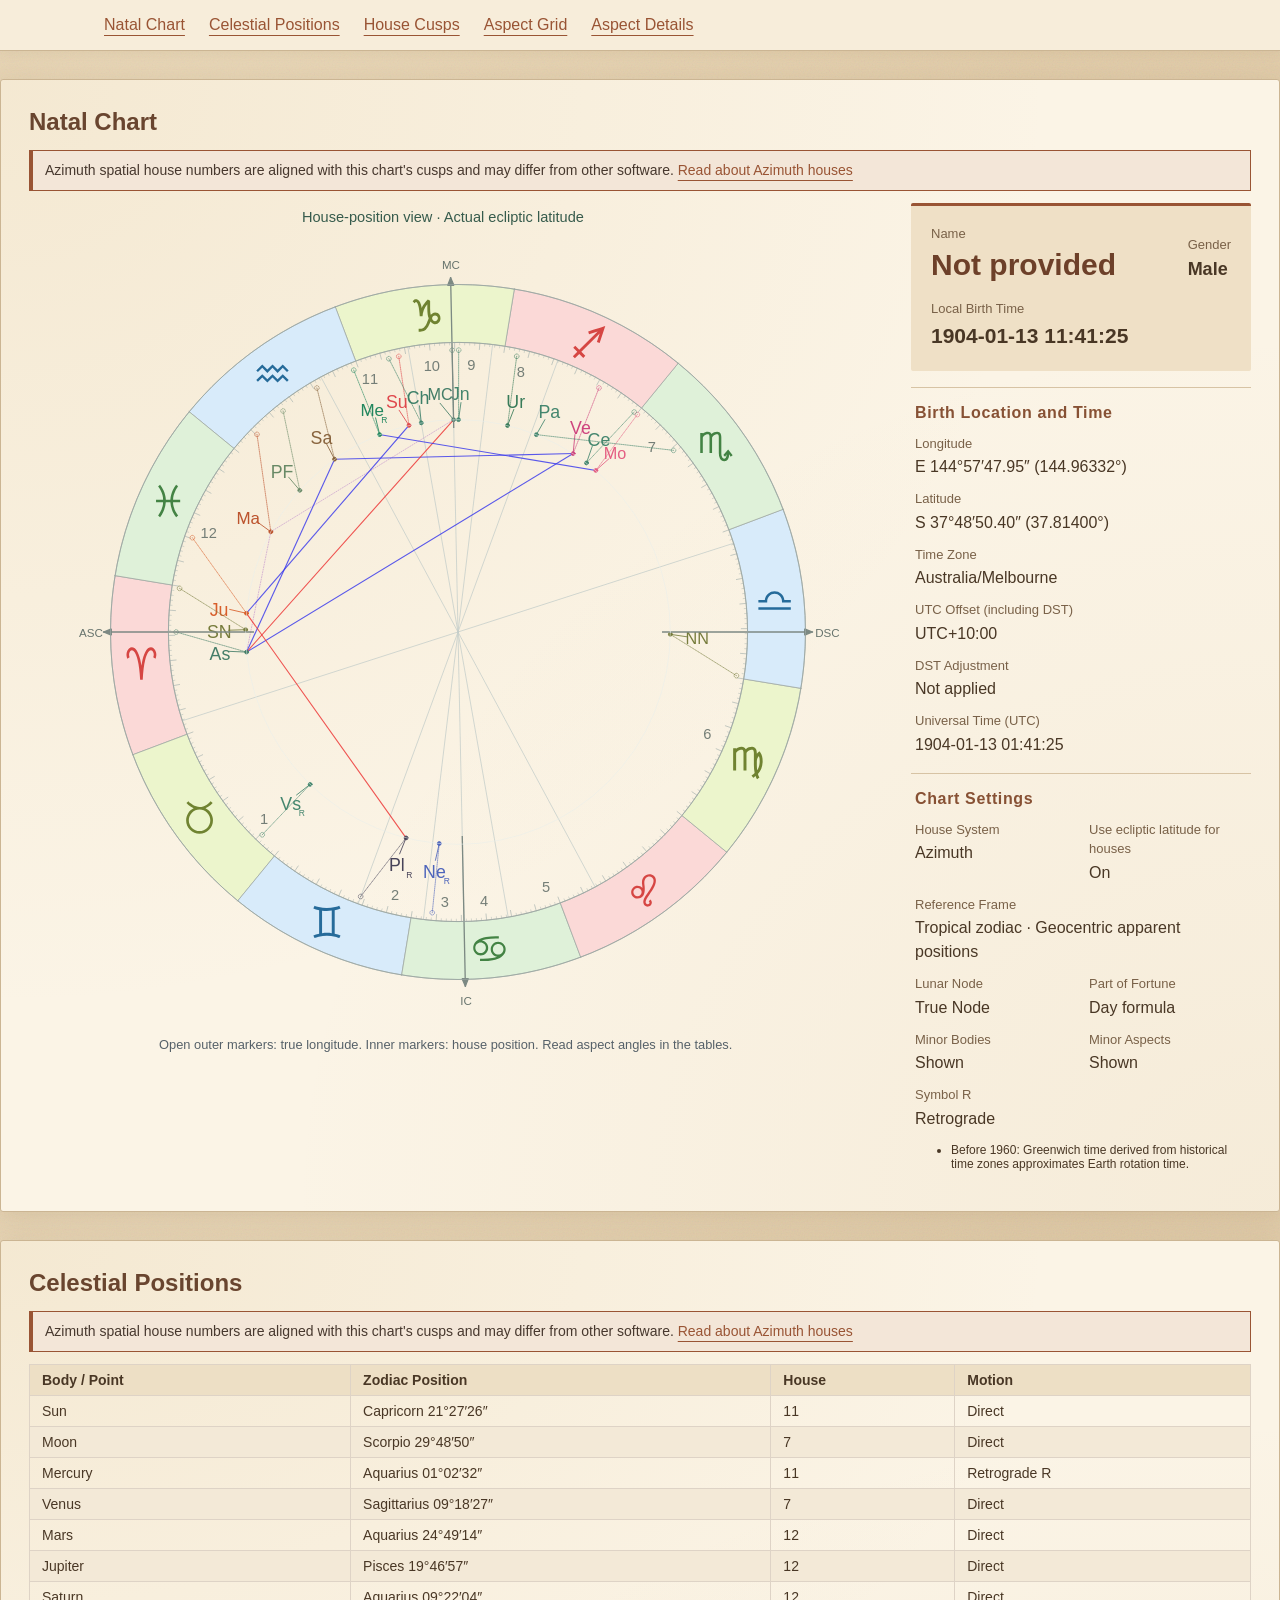
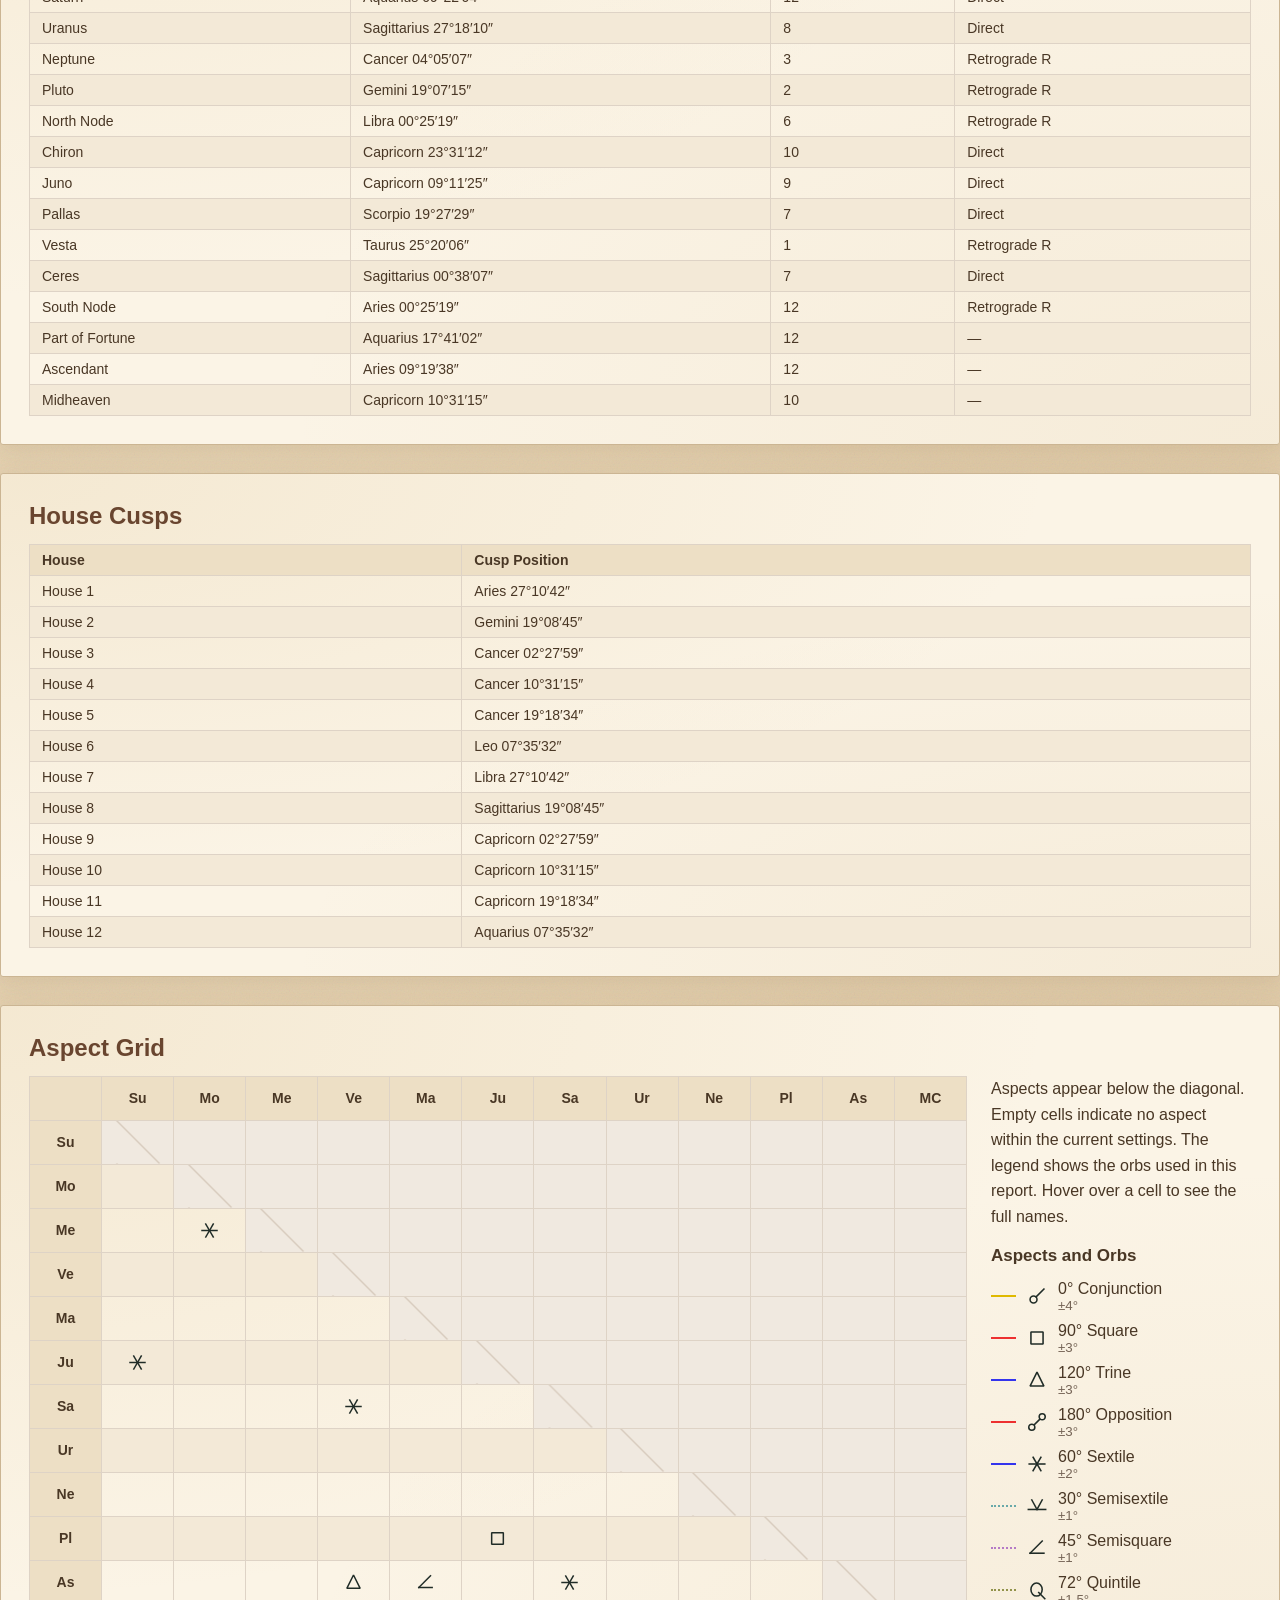
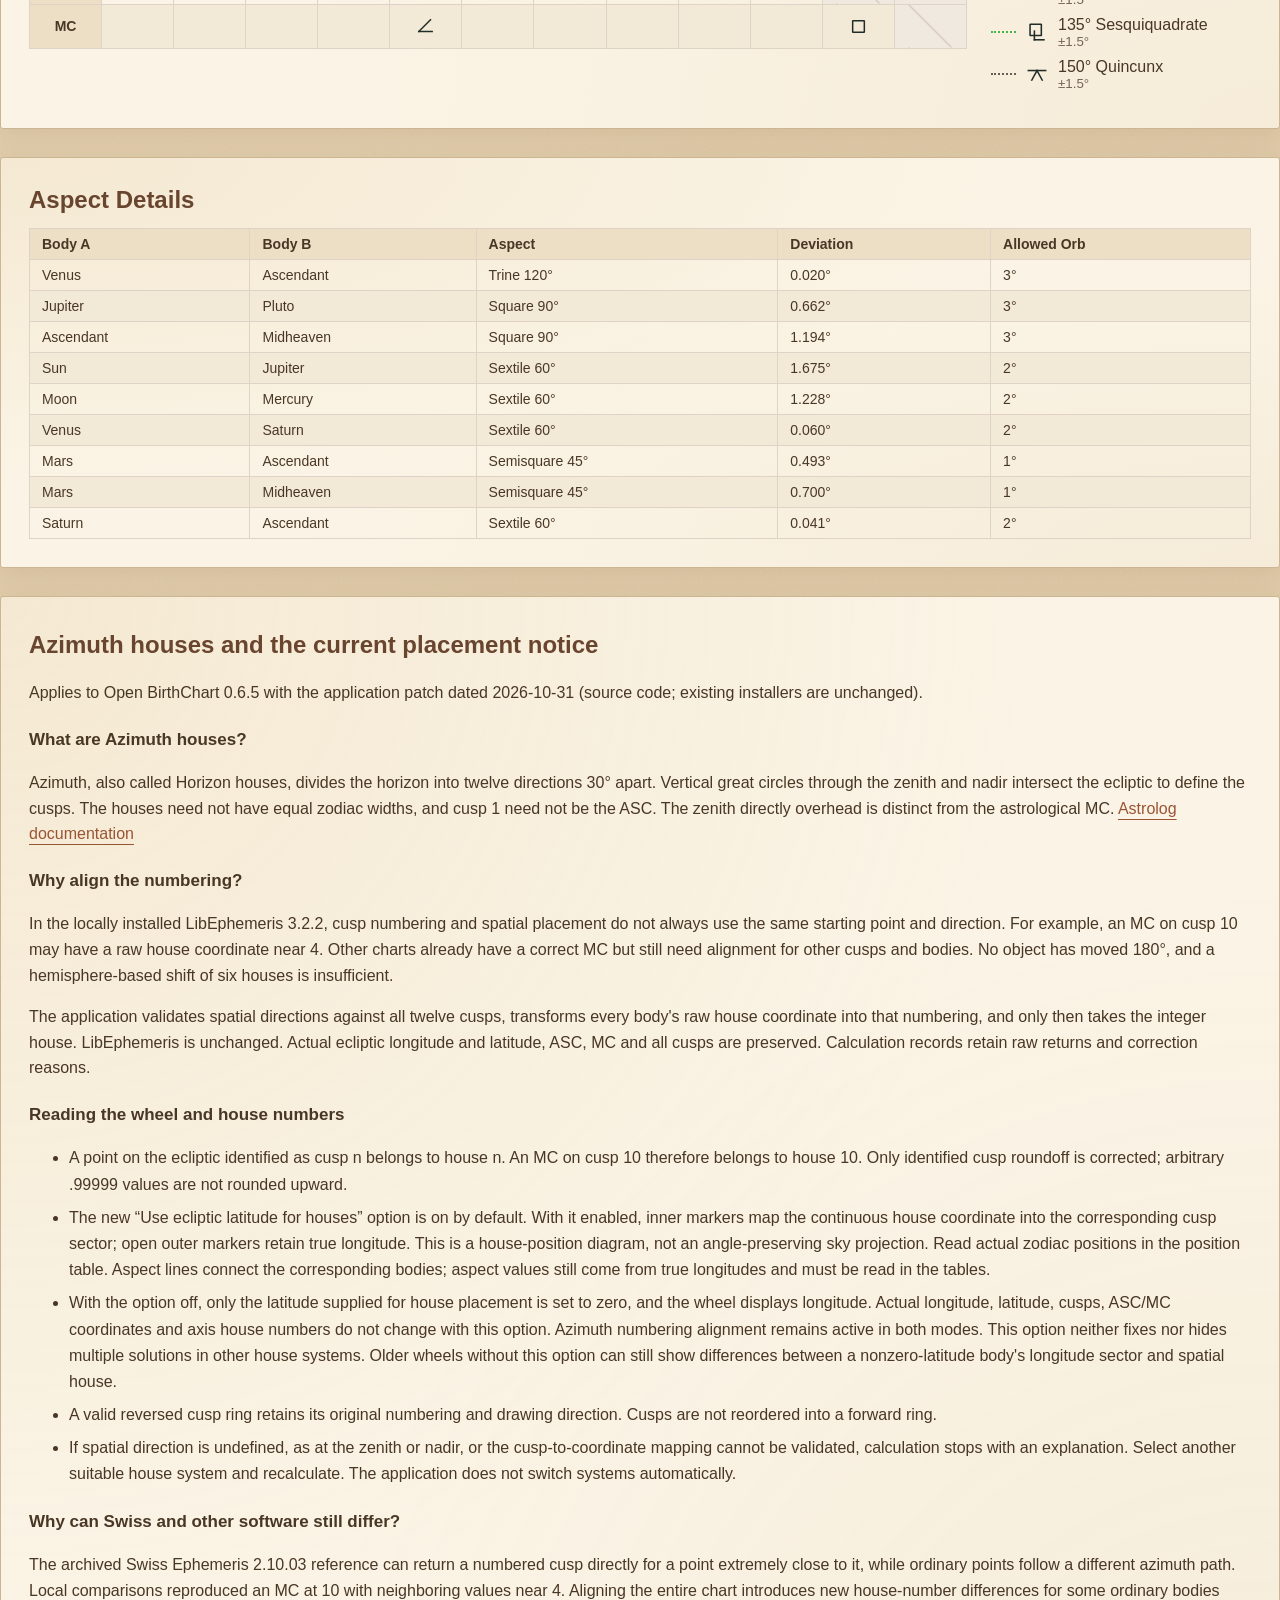
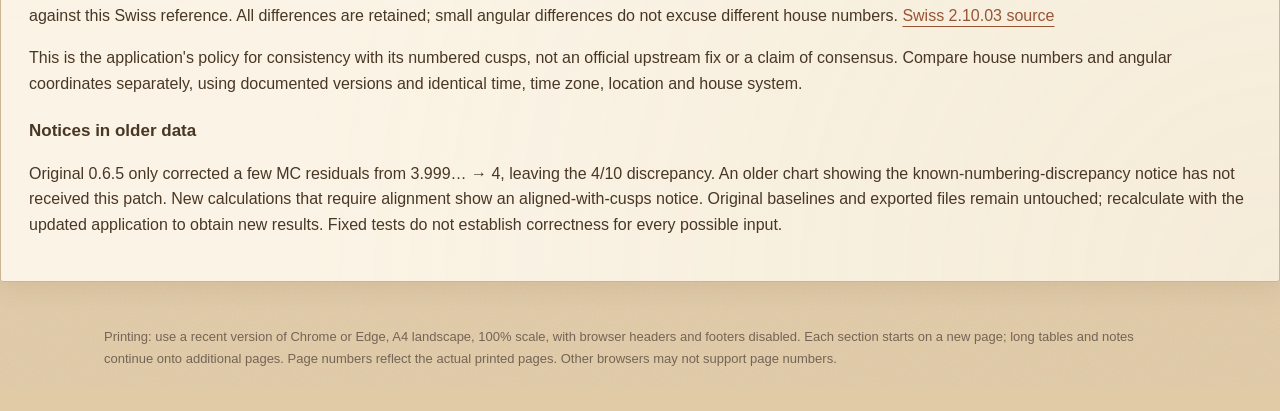
<file: results/numerical/latitude-mode-20261031/exports/complete-1904-01-H-on-en-US.html>
<!doctype html>
<html lang="en-US">
<head><meta charset="utf-8"><meta name="viewport" content="width=device-width,initial-scale=1">
<title>Not provided · Natal Chart Report</title><style>:root{--report-font:"Microsoft JhengHei","PingFang TC","Heiti TC","LiHei Pro","Noto Sans TC","Noto Sans CJK TC",sans-serif}
*{box-sizing:border-box}html{color:#493725;background:#e1cba7;font-family:var(--report-font);font-size:16px;scroll-padding-top:5rem}
body{margin:0;background-image:radial-gradient(ellipse at 15% 10%,#fff8e43b,transparent 55%),url("data:image/svg+xml,%3Csvg xmlns='http://www.w3.org/2000/svg' width='180' height='180'%3E%3Cfilter id='n'%3E%3CfeTurbulence type='fractalNoise' baseFrequency='.72' numOctaves='3' stitchTiles='stitch'/%3E%3C/filter%3E%3Cpath fill='%23866539' opacity='.11' filter='url(%23n)' d='M0 0h180v180H0z'/%3E%3C/svg%3E")}svg text{font-family:var(--report-font)!important}
header{position:sticky;top:0;z-index:10;background:#f7edda;border-bottom:1px solid #cbb593;box-shadow:0 2px 12px #70533312}
nav{max-width:1120px;margin:auto;display:flex;gap:10px 24px;flex-wrap:wrap;padding:16px 24px}a{color:#995434;text-underline-offset:5px}
a:focus-visible{outline:2px solid #995434;outline-offset:5px}
.print-hint{max-width:1120px;margin:24px auto;padding:16px 24px;color:#756456;font-size:13px;line-height:1.7}
.page{background-color:#fbf4e6;background-image:radial-gradient(ellipse at top left,#d9bb8133,transparent 58%),radial-gradient(ellipse at bottom right,#c8a56a1c,transparent 55%);max-width:1360px;margin:28px auto;padding:28px;border:1px solid #cbb593;border-radius:3px;box-shadow:0 6px 26px #6047221c}
h1{font-size:24px;margin:0 0 14px;color:#69452f}h2{font-size:17px}h3{font-size:16px}p{line-height:1.6}
.chart-layout{display:grid;grid-template-columns:minmax(0,1fr) 340px;gap:24px;align-items:start}.wheel svg{display:block;width:100%;height:auto}
dl{margin:0;font-size:16px;line-height:1.5}dt{color:#796148;font-size:13px}dd{margin:2px 0 0;overflow-wrap:anywhere}
.identity{padding:18px 20px 20px;background:#efe0c6;border-top:3px solid #995434;border-radius:2px}
.identity-person{display:grid;grid-template-columns:minmax(0,1fr) auto;gap:14px;align-items:end}
.identity-person>div:first-child dd{font-size:30px;font-weight:700;line-height:1.25;color:#6d4029}
.identity-person>div:last-child dd{font-size:18px;font-weight:600}
.identity-birth{margin-top:16px}.identity-birth dd{font-size:21px;font-weight:650;line-height:1.45;font-variant-numeric:tabular-nums}
.meta-group{padding:16px 4px 0;margin-top:16px;border-top:1px solid #d7c3a4}.meta-group h2{margin:0 0 12px;font-size:16px;letter-spacing:.04em;color:#875134}
.meta-fields{display:grid;gap:10px 16px}.settings-fields{grid-template-columns:1fr 1fr}.settings-fields>div:nth-child(2){grid-column:1/-1;grid-row:2}
.settings-fields>.house-latitude-setting{grid-column:2;grid-row:1}
table{border-collapse:collapse;width:100%;font-size:14px}th,td{padding:7px 12px;border:1px solid #ded3c6;text-align:left;overflow-wrap:anywhere}
th{background:#eddfc5;font-weight:600}tbody tr:nth-child(even){background:#f3e9d7}thead{display:table-header-group}tr{break-inside:avoid}
.matrix-layout{display:grid;grid-template-columns:minmax(0,1fr) 260px;gap:24px}.matrix-layout aside p{margin-top:0}
.matrix{table-layout:fixed}.matrix td,.matrix th{text-align:center;padding:0;height:44px}.matrix svg{display:block;width:25px;height:25px;margin:auto}
.upper{background:#f0e9e0}.diagonal{background:linear-gradient(45deg,#f0e9e0 49%,#c7b6a4 50%,#f0e9e0 51%)}
.legend-item{display:flex;align-items:center;gap:8px;margin:9px 0}.legend-item svg{width:26px;height:26px}.swatch{display:block;width:25px;flex:none}.legend-item small{display:block;color:#756456}
.notes p{white-space:pre-wrap;overflow-wrap:anywhere}.notes{margin-top:16px}.warnings{font-size:12px}
@media screen and (max-width:800px){html{scroll-padding-top:8rem}.chart-layout,.matrix-layout{grid-template-columns:1fr}.page{margin:12px;padding:16px}.matrix td,.matrix th{height:34px}nav{padding:14px 16px}th,td{padding:7px 6px}}
@page{size:A4 landscape;margin:10mm 10mm 13mm;
 @bottom-center{
  content:"Page " counter(page) " of " counter(pages);
  font-family:"Microsoft JhengHei","PingFang TC","Heiti TC","LiHei Pro","Noto Sans TC","Noto Sans CJK TC",sans-serif;
  font-size:9pt;color:#756456;width:100%;border-top:0.2mm solid #ded3c6;margin-top:3mm;vertical-align:middle;
 }
}
@media print{
html,body{background:white;font-size:10pt}.screen-only{display:none!important}
.page{background:white;max-width:none;margin:0;padding:0;border:0;box-shadow:none;border-radius:0;break-before:page}.page:first-child{break-before:auto}
h1{font-size:17pt;margin-bottom:4mm;break-after:avoid}
.chart-layout{grid-template-columns:174mm minmax(0,1fr);gap:7mm;break-inside:avoid}.wheel{width:174mm;height:174mm}
dl{font-size:9.5pt;line-height:1.3}dt{font-size:8pt}dd{margin-top:.4mm}
.identity{padding:3mm 4mm;border-top-width:.7mm}.identity-person{gap:2mm}.identity-person>div:first-child dd{font-size:20pt}.identity-person>div:last-child dd{font-size:11pt}
.identity-birth{margin-top:2mm}.identity-birth dd{font-size:12pt}
.meta-group{padding:2mm 0 0;margin-top:2.5mm}.meta-group h2{font-size:10pt;margin:0 0 2mm}
.meta-fields{gap:1.6mm 3mm}
.location-fields{grid-template-columns:1fr 1fr}.location-fields>div:nth-child(3),.location-fields>div:nth-child(6){grid-column:1/-1}
table{font-size:10pt}th,td{padding:1.4mm 3mm}tr{break-inside:avoid}
.matrix-layout{grid-template-columns:174mm minmax(0,1fr);gap:8mm}.matrix td,.matrix th{height:12.7mm}
.matrix svg{width:6mm;height:6mm}.legend-item{margin:1.3mm 0;font-size:10pt}.legend-item small{display:inline;margin-left:3mm}
.notes{break-inside:auto}.notes h3{break-after:avoid}.notes p{orphans:3;widows:3}
*{print-color-adjust:exact;-webkit-print-color-adjust:exact}
}

.house-notice{margin:0 0 12px;padding:9px 12px;border:1px solid #995434;border-left-width:4px;background:#f3e6d8;color:#47382e;font-size:14px;line-height:1.5;break-inside:avoid}
.help-article{line-height:1.65}.help-article h2{margin:1.2em 0 .5em;break-after:avoid}.help-article li{margin:.4em 0}
@media print{.house-notice{font-size:9pt;line-height:1.35;padding:2mm 3mm;margin-bottom:2mm;background:white}.has-house-notice .chart-layout{grid-template-columns:158mm minmax(0,1fr)}.has-house-notice .wheel{width:158mm;height:158mm}.help-article{font-size:10pt;line-height:1.45}.help-article h2{font-size:12pt}}
@media print{.has-house-notice dl{font-size:9pt;line-height:1.2}.has-house-notice .identity-person>div:first-child dd{font-size:18pt}.has-house-notice .identity-birth dd{font-size:11pt}.has-house-notice .meta-group{padding-top:1.8mm;margin-top:2mm}.has-house-notice .meta-fields{gap:1.2mm 3mm}.help-article p{line-height:1.45;margin:.6em 0}.help-article h2{margin:.8em 0 .4em}.help-article li{margin:.3em 0}}
</style></head>
<body>
<header class="screen-only">
<nav><a href="#chart">Natal Chart</a><a href="#positions">Celestial Positions</a><a href="#houses">House Cusps</a><a href="#matrix">Aspect Grid</a><a href="#details">Aspect Details</a></nav></header>
<main>
<section class="page has-house-notice" id="chart"><h1>Natal Chart</h1><div class="house-notice" role="note">Azimuth spatial house numbers are aligned with this chart&#x27;s cusps and may differ from other software. <a href="#azimuth-help">Read about Azimuth houses</a></div>
<div class="chart-layout"><div class="wheel"><svg role="img" aria-label="Natal Chart: Aries, Taurus, Gemini, Cancer, Leo, Virgo, Libra, Scorpio, Sagittarius, Capricorn, Aquarius, Pisces"
 viewBox="0 0 1000 1000"
 xmlns="http://www.w3.org/2000/svg" xmlns:xlink="http://www.w3.org/1999/xlink" version="1.2" baseProfile="tiny">
<title>Qt SVG Document</title>
<desc>Generated with Qt</desc>
<defs>
</defs>
<g fill="none" stroke="black" stroke-width="1" fill-rule="evenodd" stroke-linecap="square" stroke-linejoin="bevel" >

<g fill="#000000" fill-opacity="0" stroke="none" transform="matrix(1,0,0,1,0,0)"
font-family="Noto Sans TC" font-size="10" font-weight="400" font-style="normal" 
>
<rect x="0" y="0" width="1000" height="1000"/>
</g>

<g fill="none" stroke="#365b4c" stroke-opacity="1" stroke-width="1" stroke-linecap="square" stroke-linejoin="bevel" transform="matrix(1,0,0,1,0,0)"
font-family="Noto Sans TC" font-size="17" font-weight="400" font-style="normal" 
>
<text fill="#365b4c" fill-opacity="1" stroke="none" xml:space="preserve" x="318.094" y="22.4063" font-family="Noto Sans TC" font-size="17" font-weight="400" font-style="normal" 
 >House-position view · Actual ecliptic latitude</text>
</g>

<g fill="none" stroke="#566169" stroke-opacity="1" stroke-width="1" stroke-linecap="square" stroke-linejoin="bevel" transform="matrix(1,0,0,1,0,0)"
font-family="Noto Sans TC" font-size="15" font-weight="400" font-style="normal" 
>
<text fill="#566169" fill-opacity="1" stroke="none" xml:space="preserve" x="151.547" y="985.531" font-family="Noto Sans TC" font-size="15" font-weight="400" font-style="normal" 
 >Open outer markers: true longitude. Inner markers: house position. Read aspect angles in the tables.</text>
</g>

<g fill="#fbd9d7" fill-opacity="1" stroke="#a1aaa5" stroke-opacity="1" stroke-width="1" stroke-linecap="square" stroke-linejoin="bevel" transform="matrix(0.9,0,0,0.9,50,50)"
font-family="Noto Sans TC" font-size="15" font-weight="400" font-style="normal" 
>
<path vector-effect="none" fill-rule="evenodd" d="M55.9497,427.066 L55.8919,426.994 C52.0155,450.756 50,475.143 50,500 C50,555.99 60.2255,609.592 78.9109,659.04 L149.145,632.386 L149.092,632.533 C133.513,591.282 125,546.635 125,500 C125,479.244 126.686,458.882 129.91,439.162 L55.9497,427.066 Z "/>
</g>

<g fill="#d64643" fill-opacity="1" stroke="none" transform="matrix(37.8,0,0,37.8,131.016,536.652)"
font-family="Noto Sans TC" font-size="15" font-weight="400" font-style="normal" 
>
<path vector-effect="none" fill-rule="evenodd" d="M0.434431,-0.147631 C0.459527,-0.203286 0.466612,-0.261161 0.455686,-0.321255 C0.44476,-0.381349 0.420176,-0.428895 0.381934,-0.463892 C0.354619,-0.487964 0.325084,-0.5 0.29333,-0.5 C0.238699,-0.5 0.189019,-0.466624 0.14429,-0.399872 C0.10383,-0.337559 0.0688316,-0.24904 0.0392969,-0.134315 C0.0241027,-0.0731968 0.0110425,-0.00550576 0.000116317,0.068758 C-0.0108098,-0.00550576 -0.0239554,-0.0731968 -0.0393203,-0.134315 C-0.0688551,-0.24904 -0.103853,-0.337559 -0.144314,-0.399872 C-0.189043,-0.466624 -0.238723,-0.5 -0.293354,-0.5 C-0.325108,-0.5 -0.354643,-0.487964 -0.381958,-0.463892 C-0.4202,-0.428895 -0.444783,-0.381349 -0.45571,-0.321255 C-0.466636,-0.261161 -0.459465,-0.203286 -0.434199,-0.147631 L-0.363776,-0.19347 C-0.374702,-0.215322 -0.380165,-0.239906 -0.380165,-0.267222 C-0.380165,-0.291293 -0.375812,-0.314511 -0.367105,-0.336876 C-0.358398,-0.35924 -0.34696,-0.376398 -0.33279,-0.388348 C-0.320669,-0.400469 -0.307523,-0.40653 -0.293354,-0.40653 C-0.265014,-0.40653 -0.236589,-0.38519 -0.208078,-0.34251 C-0.17308,-0.290098 -0.142521,-0.211993 -0.116401,-0.108195 C-0.0781594,0.046991 -0.0524658,0.249723 -0.0393203,0.5 L0.0410894,0.5 C0.0530399,0.249723 0.0781359,0.046991 0.116378,-0.108195 C0.142669,-0.211993 0.173313,-0.290098 0.208311,-0.34251 C0.236651,-0.38519 0.26499,-0.40653 0.29333,-0.40653 C0.307671,-0.40653 0.320816,-0.400469 0.332767,-0.388348 C0.346937,-0.376398 0.358418,-0.35924 0.36721,-0.336876 C0.376002,-0.314511 0.380398,-0.291293 0.380398,-0.267222 C0.380398,-0.239906 0.374935,-0.215322 0.364009,-0.19347 C0.367252,-0.191251 0.371307,-0.188519 0.376173,-0.185275 C0.381038,-0.182032 0.388678,-0.177123 0.399092,-0.170551 C0.409506,-0.163978 0.417999,-0.158515 0.424572,-0.154161 C0.431145,-0.149808 0.434431,-0.147631 0.434431,-0.147631 Z "/>
</g>

<g fill="#fbd9d7" fill-opacity="1" stroke="#a1aaa5" stroke-opacity="1" stroke-width="1" stroke-linecap="square" stroke-linejoin="bevel" transform="matrix(0.9,0,0,0.9,50,50)"
font-family="Noto Sans TC" font-size="15" font-weight="400" font-style="normal" 
>
</g>

<g fill="#ecf5cc" fill-opacity="1" stroke="#a1aaa5" stroke-opacity="1" stroke-width="1" stroke-linecap="square" stroke-linejoin="bevel" transform="matrix(0.9,0,0,0.9,50,50)"
font-family="Noto Sans TC" font-size="15" font-weight="400" font-style="normal" 
>
<path vector-effect="none" fill-rule="evenodd" d="M78.9743,658.863 L78.9109,659.04 C107.042,733.484 154.348,798.513 214.804,848.102 L262.344,790.077 L262.337,790.085 C211.939,748.745 172.508,694.533 149.092,632.533 L78.9743,658.863 Z "/>
</g>

<g fill="#708331" fill-opacity="1" stroke="none" transform="matrix(37.8,0,0,37.8,198.776,716.233)"
font-family="Noto Sans TC" font-size="15" font-weight="400" font-style="normal" 
>
<path vector-effect="none" fill-rule="evenodd" d="M0.00411164,-0.32781 C-0.032104,-0.32781 -0.068818,-0.333666 -0.10603,-0.345378 C-0.143243,-0.357089 -0.17543,-0.371418 -0.202592,-0.388363 C-0.229753,-0.405308 -0.254215,-0.422045 -0.275978,-0.438575 C-0.297741,-0.455104 -0.313938,-0.469765 -0.32457,-0.482557 L-0.342013,-0.5 L-0.404311,-0.445677 C-0.369258,-0.404311 -0.323573,-0.36552 -0.267256,-0.329305 C-0.239513,-0.31236 -0.211272,-0.297491 -0.182532,-0.2847 C-0.252803,-0.250644 -0.308913,-0.20039 -0.35086,-0.13394 C-0.392807,-0.067489 -0.41378,0.00610516 -0.41378,0.0868428 C-0.41378,0.20064 -0.373411,0.297948 -0.292674,0.378769 C-0.211936,0.45959 -0.114378,0.5 0,0.5 C0.114378,0.5 0.211936,0.45959 0.292674,0.378769 C0.373411,0.297948 0.41378,0.20064 0.41378,0.0868428 C0.41378,0.00710192 0.392807,-0.0659939 0.35086,-0.132445 C0.308913,-0.198895 0.253385,-0.249149 0.184276,-0.283205 C0.211853,-0.29583 0.239513,-0.311197 0.267256,-0.329305 C0.323573,-0.36552 0.369258,-0.404311 0.404311,-0.445677 L0.340518,-0.498505 C0.311778,-0.464449 0.272406,-0.430891 0.222402,-0.397832 C0.14914,-0.35115 0.0763768,-0.32781 0.00411164,-0.32781 Z M-0.234488,0.320583 C-0.298862,0.256292 -0.331049,0.17842 -0.331049,0.0869674 C-0.331049,-0.00448542 -0.298862,-0.0826481 -0.234488,-0.147521 C-0.170114,-0.212393 -0.0922003,-0.244829 -0.00074757,-0.244829 C0.0907052,-0.244829 0.168868,-0.212393 0.23374,-0.147521 C0.298613,-0.0826481 0.331049,-0.00448542 0.331049,0.0869674 C0.331049,0.17842 0.298613,0.256292 0.23374,0.320583 C0.168868,0.384874 0.0907052,0.41702 -0.00074757,0.41702 C-0.0922003,0.41702 -0.170114,0.384874 -0.234488,0.320583 Z "/>
</g>

<g fill="#ecf5cc" fill-opacity="1" stroke="#a1aaa5" stroke-opacity="1" stroke-width="1" stroke-linecap="square" stroke-linejoin="bevel" transform="matrix(0.9,0,0,0.9,50,50)"
font-family="Noto Sans TC" font-size="15" font-weight="400" font-style="normal" 
>
</g>

<g fill="#d8ebfa" fill-opacity="1" stroke="#a1aaa5" stroke-opacity="1" stroke-width="1" stroke-linecap="square" stroke-linejoin="bevel" transform="matrix(0.9,0,0,0.9,50,50)"
font-family="Noto Sans TC" font-size="15" font-weight="400" font-style="normal" 
>
<path vector-effect="none" fill-rule="evenodd" d="M214.813,848.092 L214.804,848.102 C274.61,897.158 347.284,931.104 426.994,944.108 L439.222,870.042 L439.162,870.09 C372.664,859.22 312.143,830.94 262.337,790.085 L214.813,848.092 Z "/>
</g>

<g fill="#266b9a" fill-opacity="1" stroke="none" transform="matrix(37.8,0,0,37.8,347.249,837.875)"
font-family="Noto Sans TC" font-size="15" font-weight="400" font-style="normal" 
>
<path vector-effect="none" fill-rule="evenodd" d="M0.000126199,0.429076 C0.0840905,0.429076 0.168055,0.439256 0.252019,0.459616 C0.276754,0.465001 0.299891,0.471185 0.321429,0.478168 C0.342967,0.485151 0.35811,0.490325 0.36686,0.49369 L0.381247,0.5 C0.383434,0.494616 0.388819,0.481954 0.3974,0.462014 C0.405982,0.442075 0.412965,0.426721 0.418349,0.415952 C0.371067,0.395591 0.311333,0.377839 0.239147,0.362696 L0.239147,-0.362696 C0.311333,-0.377671 0.371067,-0.395423 0.418349,-0.415952 C0.412965,-0.426721 0.405982,-0.442075 0.3974,-0.462014 C0.388819,-0.481954 0.383434,-0.494616 0.381247,-0.5 C0.350118,-0.485866 0.306537,-0.472405 0.250505,-0.459616 C0.165363,-0.439088 0.0797156,-0.428824 -0.00643614,-0.428824 C-0.088213,-0.428824 -0.170579,-0.438499 -0.253534,-0.45785 C-0.278269,-0.464412 -0.301405,-0.471185 -0.322943,-0.478168 C-0.344481,-0.485151 -0.359625,-0.490241 -0.368375,-0.493438 L-0.382761,-0.5 C-0.384949,-0.494616 -0.390333,-0.481954 -0.398915,-0.462014 C-0.407496,-0.442075 -0.413974,-0.426721 -0.418349,-0.415952 C-0.372076,-0.395423 -0.312847,-0.377671 -0.240661,-0.362696 L-0.240661,0.364462 C-0.312847,0.378428 -0.372076,0.395591 -0.418349,0.415952 L-0.382761,0.5 C-0.351632,0.486034 -0.308051,0.472573 -0.252019,0.459616 C-0.168055,0.439256 -0.0840064,0.429076 0.000126199,0.429076 Z M-0.00643614,-0.338465 C0.0452213,-0.338465 0.0969628,-0.341662 0.148788,-0.348057 L0.148788,0.346542 C0.100328,0.341158 0.0523725,0.338465 0.00492176,0.338465 C-0.0457261,0.338465 -0.0974676,0.341747 -0.150303,0.348309 L-0.150303,-0.346542 C-0.101843,-0.341158 -0.0538869,-0.338465 -0.00643614,-0.338465 Z "/>
</g>

<g fill="#d8ebfa" fill-opacity="1" stroke="#a1aaa5" stroke-opacity="1" stroke-width="1" stroke-linecap="square" stroke-linejoin="bevel" transform="matrix(0.9,0,0,0.9,50,50)"
font-family="Noto Sans TC" font-size="15" font-weight="400" font-style="normal" 
>
</g>

<g fill="#dff1d9" fill-opacity="1" stroke="#a1aaa5" stroke-opacity="1" stroke-width="1" stroke-linecap="square" stroke-linejoin="bevel" transform="matrix(0.9,0,0,0.9,50,50)"
font-family="Noto Sans TC" font-size="15" font-weight="400" font-style="normal" 
>
<path vector-effect="none" fill-rule="evenodd" d="M427.066,944.05 L426.994,944.108 C450.756,947.985 475.143,950 500,950 C555.99,950 609.592,939.774 659.04,921.089 L632.386,850.855 L632.533,850.908 C591.282,866.487 546.635,875 500,875 C479.244,875 458.882,873.314 439.162,870.09 L427.066,944.05 Z "/>
</g>

<g fill="#438344" fill-opacity="1" stroke="none" transform="matrix(37.8,0,0,37.8,536.652,868.984)"
font-family="Noto Sans TC" font-size="15" font-weight="400" font-style="normal" 
>
<path vector-effect="none" fill-rule="evenodd" d="M0.154076,0.1338 C0.122032,0.101757 0.106011,0.063332 0.106011,0.0185261 C0.106011,-0.0262797 0.122032,-0.0644984 0.154076,-0.0961301 C0.186119,-0.127762 0.224544,-0.143578 0.26935,-0.143578 C0.314155,-0.143578 0.352374,-0.127762 0.384006,-0.0961301 C0.415637,-0.0644984 0.431453,-0.0262797 0.431453,0.0185261 C0.431453,0.063332 0.415637,0.101757 0.384006,0.1338 C0.352374,0.165843 0.314155,0.181865 0.26935,0.181865 C0.224544,0.181865 0.186119,0.165843 0.154076,0.1338 Z M-0.388123,0.0902635 C-0.419754,0.0581515 -0.43557,0.0199328 -0.43557,-0.0243928 C-0.43557,-0.0687183 -0.419754,-0.106903 -0.388123,-0.138946 C-0.356491,-0.170989 -0.318272,-0.187011 -0.273466,-0.187011 C-0.228661,-0.187011 -0.190236,-0.170989 -0.158193,-0.138946 C-0.126149,-0.106903 -0.110128,-0.0687183 -0.110128,-0.0243928 C-0.110128,0.0199328 -0.126149,0.0581515 -0.158193,0.0902635 C-0.190236,0.122375 -0.228661,0.138431 -0.273466,0.138431 C-0.318272,0.138431 -0.356491,0.122375 -0.388123,0.0902635 Z M0.194524,-0.382153 C0.084191,-0.382153 -0.016056,-0.373782 -0.106217,-0.35704 C-0.210375,-0.336867 -0.29436,-0.306127 -0.358172,-0.264821 C-0.396734,-0.240257 -0.427817,-0.211301 -0.45142,-0.177954 C-0.483807,-0.132256 -0.5,-0.0795595 -0.5,-0.0198641 C-0.5,0.0433992 -0.477631,0.0976739 -0.432894,0.14296 C-0.388157,0.188246 -0.333917,0.210889 -0.270173,0.210889 C-0.206429,0.210889 -0.151949,0.188246 -0.106731,0.14296 C-0.0615137,0.0976739 -0.0389049,0.0433992 -0.0389049,-0.0198641 C-0.0389049,-0.0777755 -0.0580143,-0.128482 -0.096233,-0.171984 C-0.134452,-0.215486 -0.181693,-0.240737 -0.237958,-0.247736 C-0.19473,-0.264066 -0.145808,-0.277378 -0.0911898,-0.28767 C-0.00500892,-0.304 0.0913956,-0.312166 0.198024,-0.312166 C0.232332,-0.312166 0.26266,-0.312166 0.289008,-0.312166 L0.289008,-0.379477 C0.264581,-0.381261 0.233086,-0.382153 0.194524,-0.382153 Z M-0.196995,0.382153 C-0.0872101,0.382153 0.0128997,0.37337 0.103335,0.355805 C0.208728,0.336455 0.293056,0.306196 0.356319,0.265027 C0.395842,0.240462 0.426993,0.211575 0.449774,0.178366 C0.483258,0.132805 0.5,0.080177 0.5,0.0204817 C0.5,-0.0425072 0.477357,-0.0965761 0.432071,-0.141725 C0.386785,-0.186874 0.332304,-0.209448 0.268629,-0.209448 C0.204954,-0.209448 0.150714,-0.18684 0.105908,-0.141622 C0.061102,-0.0964046 0.0386991,-0.0421641 0.0386991,0.0210992 C0.0386991,0.0790106 0.0576026,0.129717 0.0954096,0.173219 C0.133217,0.216722 0.180664,0.241972 0.237752,0.248971 C0.194662,0.265301 0.145465,0.278681 0.0901606,0.289111 C0.00411692,0.305441 -0.0916015,0.313606 -0.196995,0.313606 C-0.231302,0.313606 -0.26163,0.313606 -0.287979,0.313606 L-0.293331,0.382153 C-0.267806,0.382153 -0.235694,0.382153 -0.196995,0.382153 Z "/>
</g>

<g fill="#dff1d9" fill-opacity="1" stroke="#a1aaa5" stroke-opacity="1" stroke-width="1" stroke-linecap="square" stroke-linejoin="bevel" transform="matrix(0.9,0,0,0.9,50,50)"
font-family="Noto Sans TC" font-size="15" font-weight="400" font-style="normal" 
>
</g>

<g fill="#fbd9d7" fill-opacity="1" stroke="#a1aaa5" stroke-opacity="1" stroke-width="1" stroke-linecap="square" stroke-linejoin="bevel" transform="matrix(0.9,0,0,0.9,50,50)"
font-family="Noto Sans TC" font-size="15" font-weight="400" font-style="normal" 
>
<path vector-effect="none" fill-rule="evenodd" d="M658.863,921.026 L659.04,921.089 C733.484,892.958 798.513,845.652 848.102,785.196 L790.077,737.656 L790.085,737.663 C748.745,788.061 694.533,827.492 632.533,850.908 L658.863,921.026 Z "/>
</g>

<g fill="#d64643" fill-opacity="1" stroke="none" transform="matrix(37.8,0,0,37.8,716.233,801.224)"
font-family="Noto Sans TC" font-size="15" font-weight="400" font-style="normal" 
>
<path vector-effect="none" fill-rule="evenodd" d="M-0.275526,0.141285 C-0.300474,0.116405 -0.312947,0.0863611 -0.312947,0.0511533 C-0.312947,0.0159454 -0.300474,-0.0140986 -0.275526,-0.0389788 C-0.250579,-0.063859 -0.220535,-0.076299 -0.185394,-0.076299 C-0.150254,-0.076299 -0.12021,-0.063859 -0.0952623,-0.0389788 C-0.070315,-0.0140986 -0.0578414,0.0159454 -0.0578414,0.0511533 C-0.0578414,0.0863611 -0.070315,0.116405 -0.0952623,0.141285 C-0.12021,0.166165 -0.150254,0.178606 -0.185394,0.178606 C-0.220535,0.178606 -0.250579,0.166165 -0.275526,0.141285 Z M0.38115,-0.299215 C0.38115,-0.357559 0.362272,-0.40561 0.324515,-0.443366 C0.286759,-0.481122 0.239111,-0.5 0.181572,-0.5 C0.112095,-0.5 0.0550248,-0.472974 0.0103612,-0.418921 C-0.0290716,-0.372514 -0.048788,-0.313298 -0.048788,-0.241273 C-0.048788,-0.222361 -0.0469102,-0.203047 -0.0431547,-0.183331 C-0.0375215,-0.142959 -0.0347049,-0.106008 -0.0347049,-0.0724765 C-0.0740035,-0.118884 -0.124502,-0.142087 -0.186199,-0.142087 C-0.239983,-0.142087 -0.285921,-0.122975 -0.324013,-0.0847489 C-0.362104,-0.0465233 -0.38115,-0.000384283 -0.38115,0.0536681 C-0.38115,0.10772 -0.362037,0.154061 -0.323811,0.192689 C-0.285586,0.231317 -0.239447,0.250631 -0.185394,0.250631 C-0.102907,0.250631 -0.0428194,0.220184 -0.00513028,0.159292 C0.024109,0.11208 0.0387286,0.0450841 0.0387286,-0.0416948 C0.0387286,-0.0862243 0.034839,-0.136856 0.0270597,-0.193591 C0.0253161,-0.209821 0.0244443,-0.225714 0.0244443,-0.241273 C0.0244443,-0.295325 0.0381921,-0.33905 0.0656877,-0.372447 C0.0957317,-0.408527 0.13436,-0.426567 0.181572,-0.426567 C0.213359,-0.426567 0.240386,-0.417983 0.26265,-0.400815 C0.293633,-0.377611 0.309125,-0.343744 0.309125,-0.299215 C0.309125,-0.271719 0.303089,-0.241675 0.291018,-0.209083 C0.277337,-0.173003 0.259767,-0.135649 0.238307,-0.0970214 C0.216847,-0.0583934 0.198371,-0.0274775 0.182879,-0.00427391 C0.167388,0.0189297 0.146364,0.0498455 0.119807,0.0884735 C0.0725952,0.155402 0.0408075,0.203888 0.0244443,0.233932 C0.00298428,0.276852 -0.00774572,0.31548 -0.00774572,0.349816 C-0.00774572,0.362692 -0.00640447,0.375166 -0.00372197,0.387237 C0.00392316,0.419829 0.0176039,0.445984 0.0373203,0.4657 C0.0673643,0.493196 0.102371,0.504161 0.14234,0.498594 C0.182309,0.493028 0.213426,0.474351 0.235691,0.442564 C0.253664,0.415068 0.260303,0.387371 0.255609,0.359473 C0.250914,0.331575 0.236965,0.30522 0.213762,0.280406 L0.161051,0.329295 C0.176475,0.346463 0.184187,0.362759 0.184187,0.378184 C0.184187,0.385963 0.181572,0.393675 0.176341,0.40132 C0.166818,0.415135 0.152936,0.423518 0.134695,0.426469 C0.116454,0.429419 0.100828,0.424926 0.0878184,0.412989 C0.0774907,0.403466 0.0701139,0.389316 0.0656877,0.370538 C0.0656877,0.364503 0.0656877,0.357595 0.0656877,0.349816 C0.0656877,0.326613 0.0738694,0.299184 0.0902326,0.26753 C0.103913,0.240035 0.133488,0.194097 0.178956,0.129717 C0.207391,0.0901501 0.22932,0.0587984 0.244745,0.0356618 C0.260169,0.0125253 0.279483,-0.0201007 0.302687,-0.0622159 C0.32589,-0.104331 0.344735,-0.144703 0.35922,-0.183331 C0.37384,-0.224507 0.38115,-0.263135 0.38115,-0.299215 Z "/>
</g>

<g fill="#fbd9d7" fill-opacity="1" stroke="#a1aaa5" stroke-opacity="1" stroke-width="1" stroke-linecap="square" stroke-linejoin="bevel" transform="matrix(0.9,0,0,0.9,50,50)"
font-family="Noto Sans TC" font-size="15" font-weight="400" font-style="normal" 
>
</g>

<g fill="#ecf5cc" fill-opacity="1" stroke="#a1aaa5" stroke-opacity="1" stroke-width="1" stroke-linecap="square" stroke-linejoin="bevel" transform="matrix(0.9,0,0,0.9,50,50)"
font-family="Noto Sans TC" font-size="15" font-weight="400" font-style="normal" 
>
<path vector-effect="none" fill-rule="evenodd" d="M848.092,785.187 L848.102,785.196 C897.158,725.39 931.104,652.716 944.108,573.006 L870.042,560.778 L870.09,560.838 C859.22,627.336 830.94,687.857 790.085,737.663 L848.092,785.187 Z "/>
</g>

<g fill="#708331" fill-opacity="1" stroke="none" transform="matrix(37.8,0,0,37.8,837.875,652.751)"
font-family="Noto Sans TC" font-size="15" font-weight="400" font-style="normal" 
>
<path vector-effect="none" fill-rule="evenodd" d="M0.208507,0.302735 C0.186718,0.322516 0.154574,0.349714 0.112077,0.38433 C0.117949,0.392211 0.127569,0.403802 0.140936,0.419101 C0.154304,0.4344 0.163924,0.446067 0.169796,0.454103 C0.17675,0.448076 0.187413,0.439152 0.201785,0.42733 C0.216157,0.415508 0.227283,0.406583 0.235165,0.400556 C0.252009,0.447072 0.267849,0.480219 0.282684,0.5 L0.355239,0.443672 C0.337467,0.414928 0.322168,0.378303 0.309342,0.333797 C0.402218,0.238912 0.450665,0.112347 0.454682,-0.0458971 L0.454682,-0.0653686 C0.454682,-0.177098 0.431425,-0.264101 0.38491,-0.326379 L0.355239,-0.362077 L0.319773,-0.332406 C0.295047,-0.30768 0.280212,-0.292304 0.275267,-0.286277 C0.275267,-0.344692 0.269781,-0.387266 0.258809,-0.414001 C0.246909,-0.444599 0.228133,-0.467316 0.20248,-0.482151 C0.1827,-0.49405 0.15751,-0.5 0.126912,-0.5 C0.0556715,-0.5 -0.00861536,-0.475274 -0.0659481,-0.425823 C-0.0778473,-0.451476 -0.0946917,-0.470252 -0.116481,-0.482151 C-0.136262,-0.49405 -0.161528,-0.5 -0.192281,-0.5 C-0.231842,-0.5 -0.273335,-0.489569 -0.316759,-0.468707 C-0.335613,-0.459898 -0.350989,-0.451553 -0.362888,-0.443672 L-0.362888,-0.453871 L-0.454682,-0.453871 L-0.454682,0.228558 L-0.362888,0.228558 L-0.362888,-0.295318 C-0.362888,-0.316025 -0.348053,-0.338278 -0.318382,-0.362077 C-0.299529,-0.376912 -0.27573,-0.389275 -0.246987,-0.399166 C-0.223343,-0.405965 -0.205107,-0.409365 -0.192281,-0.409365 C-0.181309,-0.409365 -0.170878,-0.406892 -0.160987,-0.401947 C-0.155115,-0.399011 -0.15017,-0.392134 -0.146152,-0.381317 C-0.139198,-0.364472 -0.135721,-0.335806 -0.135721,-0.295318 L-0.135721,0.228558 L-0.0436949,0.228558 L-0.0436949,-0.295318 C-0.0436949,-0.316025 -0.0288595,-0.338278 0.000811312,-0.362077 C0.0195101,-0.376912 0.0432313,-0.389275 0.071975,-0.399166 C0.0967007,-0.405965 0.115013,-0.409365 0.126912,-0.409365 C0.13773,-0.409365 0.148084,-0.406892 0.157974,-0.401947 C0.163846,-0.399011 0.168792,-0.392134 0.172809,-0.381317 C0.180691,-0.362463 0.184631,-0.333797 0.184631,-0.295318 L0.184631,0.0563282 C0.184631,0.143486 0.19259,0.225622 0.208507,0.302735 Z M0.339013,-0.219518 C0.355857,-0.175012 0.364279,-0.123628 0.364279,-0.0653686 C0.364279,0.034616 0.345967,0.117756 0.309342,0.184052 C0.300379,0.198887 0.292961,0.210709 0.287089,0.219518 C0.279207,0.158322 0.275267,0.103925 0.275267,0.0563282 L0.275267,-0.0563282 C0.275267,-0.111807 0.296515,-0.166203 0.339013,-0.219518 Z "/>
</g>

<g fill="#ecf5cc" fill-opacity="1" stroke="#a1aaa5" stroke-opacity="1" stroke-width="1" stroke-linecap="square" stroke-linejoin="bevel" transform="matrix(0.9,0,0,0.9,50,50)"
font-family="Noto Sans TC" font-size="15" font-weight="400" font-style="normal" 
>
</g>

<g fill="#d8ebfa" fill-opacity="1" stroke="#a1aaa5" stroke-opacity="1" stroke-width="1" stroke-linecap="square" stroke-linejoin="bevel" transform="matrix(0.9,0,0,0.9,50,50)"
font-family="Noto Sans TC" font-size="15" font-weight="400" font-style="normal" 
>
<path vector-effect="none" fill-rule="evenodd" d="M944.05,572.934 L944.108,573.006 C947.985,549.244 950,524.857 950,500 C950,444.01 939.774,390.408 921.089,340.96 L850.855,367.614 L850.908,367.467 C866.487,408.718 875,453.365 875,500 C875,520.756 873.314,541.118 870.09,560.838 L944.05,572.934 Z "/>
</g>

<g fill="#266b9a" fill-opacity="1" stroke="none" transform="matrix(37.8,0,0,37.8,868.984,463.348)"
font-family="Noto Sans TC" font-size="15" font-weight="400" font-style="normal" 
>
<path vector-effect="none" fill-rule="evenodd" d="M-0.5,0.210292 L-0.5,0.287301 L0.5,0.287301 L0.5,0.210292 L-0.5,0.210292 Z M0.5,-0.0207331 L0.5,0.0573862 L0.227508,0.0573862 L0.227508,0.0183265 C0.227508,-0.0448599 0.205387,-0.0985746 0.161144,-0.142817 C0.116901,-0.18706 0.0631865,-0.209182 0,-0.209182 C-0.0631865,-0.209182 -0.116901,-0.18706 -0.161144,-0.142817 C-0.205387,-0.0985746 -0.227508,-0.0448599 -0.227508,0.0183265 L-0.227508,0.0573862 L-0.5,0.0573862 L-0.5,-0.0207331 L-0.30211,-0.0207331 C-0.292608,-0.0966309 -0.259225,-0.160033 -0.201962,-0.21094 C-0.144699,-0.261847 -0.0773787,-0.287301 0,-0.287301 C0.0773787,-0.287301 0.144699,-0.261847 0.201962,-0.21094 C0.259225,-0.160033 0.292608,-0.0966309 0.30211,-0.0207331 L0.5,-0.0207331 Z "/>
</g>

<g fill="#d8ebfa" fill-opacity="1" stroke="#a1aaa5" stroke-opacity="1" stroke-width="1" stroke-linecap="square" stroke-linejoin="bevel" transform="matrix(0.9,0,0,0.9,50,50)"
font-family="Noto Sans TC" font-size="15" font-weight="400" font-style="normal" 
>
</g>

<g fill="#dff1d9" fill-opacity="1" stroke="#a1aaa5" stroke-opacity="1" stroke-width="1" stroke-linecap="square" stroke-linejoin="bevel" transform="matrix(0.9,0,0,0.9,50,50)"
font-family="Noto Sans TC" font-size="15" font-weight="400" font-style="normal" 
>
<path vector-effect="none" fill-rule="evenodd" d="M921.026,341.137 L921.089,340.96 C892.958,266.516 845.652,201.487 785.196,151.898 L737.656,209.923 L737.663,209.915 C788.061,251.255 827.492,305.467 850.908,367.467 L921.026,341.137 Z "/>
</g>

<g fill="#438344" fill-opacity="1" stroke="none" transform="matrix(37.8,0,0,37.8,801.224,283.767)"
font-family="Noto Sans TC" font-size="15" font-weight="400" font-style="normal" 
>
<path vector-effect="none" fill-rule="evenodd" d="M-0.154245,-0.386608 C-0.130464,-0.406935 -0.102431,-0.423475 -0.0701475,-0.43623 C-0.0378637,-0.448984 -0.00770559,-0.455361 0.0203268,-0.455361 C0.0518135,-0.455361 0.0781852,-0.447323 0.099442,-0.431248 C0.133453,-0.404809 0.150458,-0.353793 0.150458,-0.278198 L0.150458,-0.273017 L0.150458,-0.271821 L0.150458,0.213033 C0.150458,0.249568 0.156038,0.282716 0.167198,0.312475 C0.181812,0.354989 0.206257,0.376246 0.240534,0.376246 C0.266175,0.376246 0.285838,0.359639 0.299522,0.326425 C0.302976,0.319649 0.308556,0.291152 0.316261,0.240933 L0.26664,0.313671 L0.213033,0.261459 L0.360901,0.0918693 L0.5,0.270426 L0.437425,0.318852 L0.395377,0.240933 C0.388601,0.300053 0.380962,0.33898 0.372459,0.357712 C0.345224,0.422811 0.301448,0.455361 0.241132,0.455361 C0.18241,0.455361 0.137771,0.42693 0.107214,0.370068 C0.0842301,0.326757 0.0727381,0.27408 0.0727381,0.212037 L0.0727381,-0.273216 C0.0727381,-0.296997 0.071476,-0.316062 0.0689518,-0.330411 C0.0647004,-0.34994 0.0583234,-0.362694 0.0498206,-0.368673 C0.0429122,-0.373721 0.0330809,-0.376246 0.0203268,-0.376246 C0.00079713,-0.376246 -0.0204265,-0.371596 -0.043344,-0.362296 C-0.0662615,-0.352996 -0.0858244,-0.341105 -0.102033,-0.326624 C-0.124087,-0.307892 -0.135114,-0.289624 -0.135114,-0.271821 L-0.135114,0.198884 L-0.214229,0.198884 L-0.214229,-0.271821 C-0.214229,-0.2964 -0.215491,-0.315929 -0.218015,-0.330411 C-0.221469,-0.34994 -0.227448,-0.362694 -0.235951,-0.368673 C-0.242726,-0.373721 -0.252956,-0.376246 -0.26664,-0.376246 C-0.28617,-0.376246 -0.307194,-0.371596 -0.329713,-0.362296 C-0.352232,-0.352996 -0.371994,-0.341105 -0.389,-0.326624 C-0.410256,-0.307892 -0.420885,-0.289624 -0.420885,-0.271821 L-0.420885,0.198884 L-0.5,0.198884 L-0.5,-0.415903 L-0.420885,-0.415903 L-0.420885,-0.401754 C-0.370798,-0.437492 -0.319384,-0.455361 -0.26664,-0.455361 C-0.234223,-0.455361 -0.207852,-0.447323 -0.187525,-0.431248 C-0.173841,-0.420088 -0.162747,-0.405208 -0.154245,-0.386608 Z "/>
</g>

<g fill="#dff1d9" fill-opacity="1" stroke="#a1aaa5" stroke-opacity="1" stroke-width="1" stroke-linecap="square" stroke-linejoin="bevel" transform="matrix(0.9,0,0,0.9,50,50)"
font-family="Noto Sans TC" font-size="15" font-weight="400" font-style="normal" 
>
</g>

<g fill="#fbd9d7" fill-opacity="1" stroke="#a1aaa5" stroke-opacity="1" stroke-width="1" stroke-linecap="square" stroke-linejoin="bevel" transform="matrix(0.9,0,0,0.9,50,50)"
font-family="Noto Sans TC" font-size="15" font-weight="400" font-style="normal" 
>
<path vector-effect="none" fill-rule="evenodd" d="M785.187,151.908 L785.196,151.898 C725.39,102.842 652.716,68.8958 573.006,55.8919 L560.778,129.958 L560.838,129.91 C627.336,140.78 687.857,169.06 737.663,209.915 L785.187,151.908 Z "/>
</g>

<g fill="#d64643" fill-opacity="1" stroke="none" transform="matrix(37.8,0,0,37.8,652.751,162.125)"
font-family="Noto Sans TC" font-size="15" font-weight="400" font-style="normal" 
>
<path vector-effect="none" fill-rule="evenodd" d="M0.5,-0.499312 C0.441271,-0.480653 0.353407,-0.452244 0.236407,-0.414086 C0.119408,-0.375927 0.0315439,-0.347519 -0.0271851,-0.32886 L-0.000573526,-0.243749 L0.26646,-0.32886 L-0.301789,0.237784 L-0.424983,0.114591 L-0.488071,0.177678 L-0.363271,0.301101 L-0.5,0.435994 L-0.436683,0.499312 L-0.301789,0.364189 L-0.17699,0.487382 L-0.115279,0.424295 L-0.238472,0.301101 L0.328172,-0.264396 L0.241684,-0.00149117 L0.326795,0.024891 L0.5,-0.499312 Z "/>
</g>

<g fill="#fbd9d7" fill-opacity="1" stroke="#a1aaa5" stroke-opacity="1" stroke-width="1" stroke-linecap="square" stroke-linejoin="bevel" transform="matrix(0.9,0,0,0.9,50,50)"
font-family="Noto Sans TC" font-size="15" font-weight="400" font-style="normal" 
>
</g>

<g fill="#ecf5cc" fill-opacity="1" stroke="#a1aaa5" stroke-opacity="1" stroke-width="1" stroke-linecap="square" stroke-linejoin="bevel" transform="matrix(0.9,0,0,0.9,50,50)"
font-family="Noto Sans TC" font-size="15" font-weight="400" font-style="normal" 
>
<path vector-effect="none" fill-rule="evenodd" d="M572.934,55.9497 L573.006,55.8919 C549.244,52.0155 524.857,50 500,50 C444.01,50 390.408,60.2255 340.96,78.9109 L367.614,149.145 L367.467,149.092 C408.718,133.513 453.365,125 500,125 C520.756,125 541.118,126.686 560.838,129.91 L572.934,55.9497 Z "/>
</g>

<g fill="#708331" fill-opacity="1" stroke="none" transform="matrix(37.8,0,0,37.8,463.348,131.016)"
font-family="Noto Sans TC" font-size="15" font-weight="400" font-style="normal" 
>
<path vector-effect="none" fill-rule="evenodd" d="M0.197824,0.151904 C0.180123,0.134276 0.171273,0.113384 0.171273,0.0892274 C0.171273,0.0650707 0.180123,0.0441785 0.197824,0.0265506 C0.215524,0.00892274 0.236416,0.000108814 0.260501,0.000108814 C0.284585,0.000108814 0.305477,0.00892274 0.323177,0.0265506 C0.340878,0.0441785 0.349728,0.0650707 0.349728,0.0892274 C0.349728,0.113384 0.340878,0.134276 0.323177,0.151904 C0.305477,0.169532 0.284585,0.178346 0.260501,0.178346 C0.236416,0.178346 0.215524,0.169532 0.197824,0.151904 Z M-0.200653,0.5 C-0.171781,0.5 -0.145049,0.496046 -0.120457,0.488139 C-0.0958651,0.480232 -0.0747552,0.471636 -0.0571273,0.46235 C-0.0394995,0.453065 -0.0218353,0.437976 -0.00413493,0.417084 C0.0135655,0.396192 0.027276,0.379507 0.0369967,0.367029 C0.0467174,0.354552 0.0580704,0.334131 0.0710555,0.305767 C0.0840406,0.277403 0.0926369,0.258107 0.0968444,0.247878 C0.101052,0.23765 0.109177,0.217737 0.121219,0.188139 C0.150961,0.225281 0.18346,0.249873 0.218716,0.261915 C0.238157,0.268444 0.254407,0.271708 0.267465,0.271708 C0.316649,0.271708 0.356547,0.252194 0.38716,0.213166 C0.415016,0.178781 0.428945,0.136489 0.428945,0.0862894 C0.428945,0.046391 0.419224,0.0115705 0.399782,-0.0181719 C0.369169,-0.0635836 0.325063,-0.0862894 0.267465,-0.0862894 C0.234966,-0.0862894 0.205731,-0.0784548 0.179761,-0.0627856 C0.158433,-0.0488575 0.14124,-0.0334784 0.128183,-0.0166485 C0.116141,-0.0788901 0.11012,-0.143018 0.11012,-0.209032 L0.11012,-0.454081 L0.0389554,-0.487595 C0.0361988,-0.48658 0.0285455,-0.480051 0.0159956,-0.468009 C0.00344577,-0.455967 -0.0146536,-0.436017 -0.0383025,-0.408161 C-0.0619514,-0.380305 -0.0834966,-0.350562 -0.102938,-0.318934 C-0.117882,-0.29572 -0.133696,-0.266485 -0.150381,-0.23123 C-0.155024,-0.259956 -0.161552,-0.288756 -0.169967,-0.317628 C-0.185782,-0.376097 -0.205731,-0.420203 -0.229815,-0.449946 C-0.257671,-0.483315 -0.288284,-0.5 -0.321654,-0.5 C-0.340225,-0.5 -0.356982,-0.495865 -0.371926,-0.487595 C-0.383968,-0.481066 -0.392746,-0.474973 -0.398259,-0.469314 L-0.428945,-0.438847 L-0.369097,-0.37617 L-0.338411,-0.405332 C-0.336525,-0.408089 -0.334204,-0.409975 -0.331447,-0.41099 C-0.32782,-0.412731 -0.324592,-0.413602 -0.321763,-0.413602 C-0.318934,-0.413602 -0.315705,-0.412223 -0.312078,-0.409467 C-0.30642,-0.40584 -0.301269,-0.401197 -0.296627,-0.395539 C-0.281828,-0.376968 -0.267465,-0.343526 -0.253536,-0.295212 C-0.232209,-0.214545 -0.217773,-0.107762 -0.210229,0.025136 L-0.124048,0.025136 C-0.11926,-0.107327 -0.0700036,-0.231302 0.0237214,-0.34679 L0.0237214,-0.209032 C0.0237214,-0.0864345 0.0380849,0.0134567 0.0668118,0.090642 C0.0631846,0.0989119 0.0583605,0.111172 0.0523395,0.127421 C0.0463185,0.143671 0.0418571,0.154625 0.0389554,0.160283 C0.0222706,0.203808 0.00812477,0.237432 -0.00348205,0.261153 C-0.0150889,0.284875 -0.0301777,0.310192 -0.0487486,0.337106 C-0.0673196,0.364019 -0.0891549,0.383497 -0.114255,0.395539 C-0.139354,0.407581 -0.168154,0.413602 -0.200653,0.413602 L-0.243743,0.413602 L-0.243743,0.5 L-0.200653,0.5 Z "/>
</g>

<g fill="#ecf5cc" fill-opacity="1" stroke="#a1aaa5" stroke-opacity="1" stroke-width="1" stroke-linecap="square" stroke-linejoin="bevel" transform="matrix(0.9,0,0,0.9,50,50)"
font-family="Noto Sans TC" font-size="15" font-weight="400" font-style="normal" 
>
</g>

<g fill="#d8ebfa" fill-opacity="1" stroke="#a1aaa5" stroke-opacity="1" stroke-width="1" stroke-linecap="square" stroke-linejoin="bevel" transform="matrix(0.9,0,0,0.9,50,50)"
font-family="Noto Sans TC" font-size="15" font-weight="400" font-style="normal" 
>
<path vector-effect="none" fill-rule="evenodd" d="M341.137,78.9743 L340.96,78.9109 C266.516,107.042 201.487,154.348 151.898,214.804 L209.923,262.344 L209.915,262.337 C251.255,211.939 305.467,172.508 367.467,149.092 L341.137,78.9743 Z "/>
</g>

<g fill="#266b9a" fill-opacity="1" stroke="none" transform="matrix(37.8,0,0,37.8,283.767,198.776)"
font-family="Noto Sans TC" font-size="15" font-weight="400" font-style="normal" 
>
<path vector-effect="none" fill-rule="evenodd" d="M0.157626,0.17481 L0.00176482,0.0191343 L-0.15744,0.17481 L-0.314416,0.0191343 L-0.5,0.202118 L-0.448913,0.254505 L-0.314416,0.123723 L-0.15744,0.279398 L0.000650195,0.123723 L0.157626,0.279398 L0.316831,0.123723 L0.447613,0.254505 L0.5,0.202118 L0.316831,0.0191343 L0.157626,0.17481 Z M0.157626,-0.123537 L0.00176482,-0.279398 L-0.15744,-0.123537 L-0.314416,-0.279398 L-0.5,-0.0975293 L-0.448913,-0.0440275 L-0.314416,-0.175924 L-0.15744,-0.0202489 L0.000650195,-0.175924 L0.157626,-0.0202489 L0.316831,-0.175924 L0.447613,-0.0440275 L0.5,-0.0962289 L0.316831,-0.279398 L0.157626,-0.123537 Z "/>
</g>

<g fill="#d8ebfa" fill-opacity="1" stroke="#a1aaa5" stroke-opacity="1" stroke-width="1" stroke-linecap="square" stroke-linejoin="bevel" transform="matrix(0.9,0,0,0.9,50,50)"
font-family="Noto Sans TC" font-size="15" font-weight="400" font-style="normal" 
>
</g>

<g fill="#dff1d9" fill-opacity="1" stroke="#a1aaa5" stroke-opacity="1" stroke-width="1" stroke-linecap="square" stroke-linejoin="bevel" transform="matrix(0.9,0,0,0.9,50,50)"
font-family="Noto Sans TC" font-size="15" font-weight="400" font-style="normal" 
>
<path vector-effect="none" fill-rule="evenodd" d="M151.908,214.813 L151.898,214.804 C102.842,274.61 68.8958,347.284 55.8919,426.994 L129.958,439.222 L129.91,439.162 C140.78,372.664 169.06,312.143 209.915,262.337 L151.908,214.813 Z "/>
</g>

<g fill="#438344" fill-opacity="1" stroke="none" transform="matrix(37.8,0,0,37.8,162.125,347.249)"
font-family="Noto Sans TC" font-size="15" font-weight="400" font-style="normal" 
>
<path vector-effect="none" fill-rule="evenodd" d="M0.372015,0.041397 L0.372015,-0.040058 L0.153537,-0.040058 C0.153537,-0.0848397 0.1596,-0.129361 0.171725,-0.173622 C0.18385,-0.217883 0.197687,-0.255709 0.213234,-0.287101 C0.228781,-0.318493 0.243807,-0.346798 0.258313,-0.372015 C0.272819,-0.397233 0.284981,-0.41609 0.2948,-0.428587 L0.309306,-0.44711 C0.306479,-0.449937 0.302909,-0.453024 0.298594,-0.456371 C0.29428,-0.459719 0.287585,-0.465186 0.278509,-0.472774 C0.269434,-0.480362 0.261809,-0.486796 0.255635,-0.492078 C0.249461,-0.497359 0.246374,-0.5 0.246374,-0.5 C0.210221,-0.456111 0.175928,-0.39846 0.143495,-0.327048 C0.100647,-0.231831 0.0759503,-0.136168 0.0694042,-0.040058 L-0.069181,-0.040058 C-0.0739418,-0.137209 -0.0987131,-0.233393 -0.143495,-0.32861 C-0.175928,-0.398981 -0.210667,-0.456111 -0.247713,-0.5 L-0.309306,-0.44711 C-0.305438,-0.442349 -0.300119,-0.435691 -0.29335,-0.427137 C-0.28658,-0.418582 -0.274567,-0.400245 -0.257309,-0.372127 C-0.240051,-0.344008 -0.224689,-0.315183 -0.211225,-0.285651 C-0.197761,-0.256118 -0.18478,-0.218999 -0.172283,-0.174291 C-0.159786,-0.129584 -0.153537,-0.0848397 -0.153537,-0.040058 L-0.372015,-0.040058 L-0.372015,0.041397 L-0.154876,0.041397 C-0.154876,0.085286 -0.160902,0.129361 -0.172952,0.173622 C-0.185003,0.217883 -0.198728,0.255709 -0.214126,0.287101 C-0.229525,0.318493 -0.244402,0.346798 -0.258759,0.372015 C-0.273116,0.397233 -0.28513,0.416536 -0.2948,0.429926 L-0.309306,0.448449 L-0.247713,0.5 C-0.210667,0.456111 -0.175928,0.39846 -0.143495,0.327048 C-0.100647,0.231831 -0.0763966,0.136614 -0.0707431,0.041397 L0.0694042,0.041397 C0.074165,0.137655 0.0984155,0.233839 0.142156,0.329949 C0.175482,0.400469 0.210742,0.457152 0.247936,0.5 L0.309306,0.44711 C0.305438,0.443242 0.300082,0.43703 0.293238,0.428476 C0.286394,0.419921 0.274269,0.401584 0.256862,0.373466 C0.239455,0.345347 0.223722,0.316298 0.209663,0.28632 C0.195604,0.256342 0.182511,0.218999 0.170386,0.174291 C0.158261,0.129584 0.152198,0.085286 0.152198,0.041397 L0.372015,0.041397 Z "/>
</g>

<g fill="#dff1d9" fill-opacity="1" stroke="#a1aaa5" stroke-opacity="1" stroke-width="1" stroke-linecap="square" stroke-linejoin="bevel" transform="matrix(0.9,0,0,0.9,50,50)"
font-family="Noto Sans TC" font-size="15" font-weight="400" font-style="normal" 
>
</g>

<g fill="#dff1d9" fill-opacity="1" stroke="#b3bcb6" stroke-opacity="1" stroke-width="1" stroke-linecap="square" stroke-linejoin="bevel" transform="matrix(0.9,0,0,0.9,50,50)"
font-family="Noto Sans TC" font-size="15" font-weight="400" font-style="normal" 
>
<polyline fill="none" vector-effect="none" points="129.958,439.222 137.852,440.519 " />
</g>

<g fill="#dff1d9" fill-opacity="1" stroke="#b3bcb6" stroke-opacity="1" stroke-width="0.7" stroke-linecap="square" stroke-linejoin="bevel" transform="matrix(0.9,0,0,0.9,50,50)"
font-family="Noto Sans TC" font-size="15" font-weight="400" font-style="normal" 
>
<polyline fill="none" vector-effect="none" points="128.954,445.689 131.922,446.124 " />
<polyline fill="none" vector-effect="none" points="128.062,452.173 131.038,452.556 " />
<polyline fill="none" vector-effect="none" points="127.284,458.672 130.266,459.002 " />
<polyline fill="none" vector-effect="none" points="126.62,465.183 129.607,465.461 " />
</g>

<g fill="#dff1d9" fill-opacity="1" stroke="#b3bcb6" stroke-opacity="1" stroke-width="1" stroke-linecap="square" stroke-linejoin="bevel" transform="matrix(0.9,0,0,0.9,50,50)"
font-family="Noto Sans TC" font-size="15" font-weight="400" font-style="normal" 
>
<polyline fill="none" vector-effect="none" points="126.069,471.705 134.046,472.308 " />
</g>

<g fill="#dff1d9" fill-opacity="1" stroke="#b3bcb6" stroke-opacity="1" stroke-width="0.7" stroke-linecap="square" stroke-linejoin="bevel" transform="matrix(0.9,0,0,0.9,50,50)"
font-family="Noto Sans TC" font-size="15" font-weight="400" font-style="normal" 
>
<polyline fill="none" vector-effect="none" points="125.632,478.235 128.627,478.409 " />
<polyline fill="none" vector-effect="none" points="125.309,484.772 128.307,484.894 " />
<polyline fill="none" vector-effect="none" points="125.101,491.313 128.1,491.383 " />
<polyline fill="none" vector-effect="none" points="125.006,497.858 128.006,497.875 " />
</g>

<g fill="#dff1d9" fill-opacity="1" stroke="#b3bcb6" stroke-opacity="1" stroke-width="1" stroke-linecap="square" stroke-linejoin="bevel" transform="matrix(0.9,0,0,0.9,50,50)"
font-family="Noto Sans TC" font-size="15" font-weight="400" font-style="normal" 
>
<polyline fill="none" vector-effect="none" points="125.026,504.402 133.025,504.309 " />
</g>

<g fill="#dff1d9" fill-opacity="1" stroke="#b3bcb6" stroke-opacity="1" stroke-width="0.7" stroke-linecap="square" stroke-linejoin="bevel" transform="matrix(0.9,0,0,0.9,50,50)"
font-family="Noto Sans TC" font-size="15" font-weight="400" font-style="normal" 
>
<polyline fill="none" vector-effect="none" points="125.16,510.946 128.159,510.858 " />
<polyline fill="none" vector-effect="none" points="125.408,517.486 128.405,517.346 " />
<polyline fill="none" vector-effect="none" points="125.77,524.021 128.764,523.829 " />
<polyline fill="none" vector-effect="none" points="126.246,530.549 129.236,530.304 " />
</g>

<g fill="#dff1d9" fill-opacity="1" stroke="#b3bcb6" stroke-opacity="1" stroke-width="1" stroke-linecap="square" stroke-linejoin="bevel" transform="matrix(0.9,0,0,0.9,50,50)"
font-family="Noto Sans TC" font-size="15" font-weight="400" font-style="normal" 
>
<polyline fill="none" vector-effect="none" points="126.836,537.067 134.797,536.276 " />
</g>

<g fill="#dff1d9" fill-opacity="1" stroke="#b3bcb6" stroke-opacity="1" stroke-width="0.7" stroke-linecap="square" stroke-linejoin="bevel" transform="matrix(0.9,0,0,0.9,50,50)"
font-family="Noto Sans TC" font-size="15" font-weight="400" font-style="normal" 
>
<polyline fill="none" vector-effect="none" points="127.54,543.574 130.52,543.225 " />
<polyline fill="none" vector-effect="none" points="128.357,550.068 131.331,549.667 " />
<polyline fill="none" vector-effect="none" points="129.288,556.546 132.253,556.094 " />
<polyline fill="none" vector-effect="none" points="130.331,563.007 133.288,562.503 " />
</g>

<g fill="#dff1d9" fill-opacity="1" stroke="#b3bcb6" stroke-opacity="1" stroke-width="1" stroke-linecap="square" stroke-linejoin="bevel" transform="matrix(0.9,0,0,0.9,50,50)"
font-family="Noto Sans TC" font-size="15" font-weight="400" font-style="normal" 
>
<polyline fill="none" vector-effect="none" points="131.487,569.449 139.349,567.968 " />
</g>

<g fill="#dff1d9" fill-opacity="1" stroke="#b3bcb6" stroke-opacity="1" stroke-width="0.7" stroke-linecap="square" stroke-linejoin="bevel" transform="matrix(0.9,0,0,0.9,50,50)"
font-family="Noto Sans TC" font-size="15" font-weight="400" font-style="normal" 
>
<polyline fill="none" vector-effect="none" points="132.755,575.87 135.693,575.263 " />
<polyline fill="none" vector-effect="none" points="134.135,582.268 137.062,581.61 " />
<polyline fill="none" vector-effect="none" points="135.627,588.64 138.542,587.931 " />
<polyline fill="none" vector-effect="none" points="137.229,594.986 140.131,594.226 " />
</g>

<g fill="#dff1d9" fill-opacity="1" stroke="#b3bcb6" stroke-opacity="1" stroke-width="1" stroke-linecap="square" stroke-linejoin="bevel" transform="matrix(0.9,0,0,0.9,50,50)"
font-family="Noto Sans TC" font-size="15" font-weight="400" font-style="normal" 
>
<polyline fill="none" vector-effect="none" points="138.942,601.303 146.645,599.142 " />
</g>

<g fill="#dff1d9" fill-opacity="1" stroke="#b3bcb6" stroke-opacity="1" stroke-width="0.7" stroke-linecap="square" stroke-linejoin="bevel" transform="matrix(0.9,0,0,0.9,50,50)"
font-family="Noto Sans TC" font-size="15" font-weight="400" font-style="normal" 
>
<polyline fill="none" vector-effect="none" points="140.765,607.589 143.639,606.728 " />
<polyline fill="none" vector-effect="none" points="142.698,613.842 145.556,612.931 " />
<polyline fill="none" vector-effect="none" points="144.739,620.06 147.581,619.1 " />
<polyline fill="none" vector-effect="none" points="146.888,626.242 149.713,625.232 " />
</g>

<g fill="#dff1d9" fill-opacity="1" stroke="#b3bcb6" stroke-opacity="1" stroke-width="1" stroke-linecap="square" stroke-linejoin="bevel" transform="matrix(0.9,0,0,0.9,50,50)"
font-family="Noto Sans TC" font-size="15" font-weight="400" font-style="normal" 
>
<polyline fill="none" vector-effect="none" points="149.145,632.386 156.63,629.561 " />
</g>

<g fill="#dff1d9" fill-opacity="1" stroke="#b3bcb6" stroke-opacity="1" stroke-width="0.7" stroke-linecap="square" stroke-linejoin="bevel" transform="matrix(0.9,0,0,0.9,50,50)"
font-family="Noto Sans TC" font-size="15" font-weight="400" font-style="normal" 
>
<polyline fill="none" vector-effect="none" points="151.509,638.489 154.297,637.381 " />
<polyline fill="none" vector-effect="none" points="153.979,644.55 156.747,643.393 " />
<polyline fill="none" vector-effect="none" points="156.555,650.567 159.302,649.362 " />
<polyline fill="none" vector-effect="none" points="159.235,656.538 161.961,655.285 " />
</g>

<g fill="#dff1d9" fill-opacity="1" stroke="#b3bcb6" stroke-opacity="1" stroke-width="1" stroke-linecap="square" stroke-linejoin="bevel" transform="matrix(0.9,0,0,0.9,50,50)"
font-family="Noto Sans TC" font-size="15" font-weight="400" font-style="normal" 
>
<polyline fill="none" vector-effect="none" points="162.019,662.461 169.229,658.995 " />
</g>

<g fill="#dff1d9" fill-opacity="1" stroke="#b3bcb6" stroke-opacity="1" stroke-width="0.7" stroke-linecap="square" stroke-linejoin="bevel" transform="matrix(0.9,0,0,0.9,50,50)"
font-family="Noto Sans TC" font-size="15" font-weight="400" font-style="normal" 
>
<polyline fill="none" vector-effect="none" points="164.905,668.335 167.586,666.988 " />
<polyline fill="none" vector-effect="none" points="167.894,674.157 170.551,672.764 " />
<polyline fill="none" vector-effect="none" points="170.984,679.927 173.616,678.487 " />
<polyline fill="none" vector-effect="none" points="174.175,685.642 176.781,684.156 " />
</g>

<g fill="#dff1d9" fill-opacity="1" stroke="#b3bcb6" stroke-opacity="1" stroke-width="1" stroke-linecap="square" stroke-linejoin="bevel" transform="matrix(0.9,0,0,0.9,50,50)"
font-family="Noto Sans TC" font-size="15" font-weight="400" font-style="normal" 
>
<polyline fill="none" vector-effect="none" points="177.464,691.3 184.345,687.219 " />
</g>

<g fill="#dff1d9" fill-opacity="1" stroke="#b3bcb6" stroke-opacity="1" stroke-width="0.7" stroke-linecap="square" stroke-linejoin="bevel" transform="matrix(0.9,0,0,0.9,50,50)"
font-family="Noto Sans TC" font-size="15" font-weight="400" font-style="normal" 
>
<polyline fill="none" vector-effect="none" points="180.852,696.9 183.405,695.324 " />
<polyline fill="none" vector-effect="none" points="184.337,702.44 186.862,700.82 " />
<polyline fill="none" vector-effect="none" points="187.918,707.918 190.415,706.254 " />
<polyline fill="none" vector-effect="none" points="191.594,713.333 194.061,711.626 " />
</g>

<g fill="#dff1d9" fill-opacity="1" stroke="#b3bcb6" stroke-opacity="1" stroke-width="1" stroke-linecap="square" stroke-linejoin="bevel" transform="matrix(0.9,0,0,0.9,50,50)"
font-family="Noto Sans TC" font-size="15" font-weight="400" font-style="normal" 
>
<polyline fill="none" vector-effect="none" points="195.364,718.683 201.863,714.017 " />
</g>

<g fill="#dff1d9" fill-opacity="1" stroke="#b3bcb6" stroke-opacity="1" stroke-width="0.7" stroke-linecap="square" stroke-linejoin="bevel" transform="matrix(0.9,0,0,0.9,50,50)"
font-family="Noto Sans TC" font-size="15" font-weight="400" font-style="normal" 
>
<polyline fill="none" vector-effect="none" points="199.227,723.966 201.633,722.174 " />
<polyline fill="none" vector-effect="none" points="203.182,729.181 205.556,727.348 " />
<polyline fill="none" vector-effect="none" points="207.227,734.326 209.569,732.452 " />
<polyline fill="none" vector-effect="none" points="211.361,739.4 213.67,737.485 " />
</g>

<g fill="#dff1d9" fill-opacity="1" stroke="#b3bcb6" stroke-opacity="1" stroke-width="1" stroke-linecap="square" stroke-linejoin="bevel" transform="matrix(0.9,0,0,0.9,50,50)"
font-family="Noto Sans TC" font-size="15" font-weight="400" font-style="normal" 
>
<polyline fill="none" vector-effect="none" points="215.583,744.401 221.651,739.187 " />
</g>

<g fill="#dff1d9" fill-opacity="1" stroke="#b3bcb6" stroke-opacity="1" stroke-width="0.7" stroke-linecap="square" stroke-linejoin="bevel" transform="matrix(0.9,0,0,0.9,50,50)"
font-family="Noto Sans TC" font-size="15" font-weight="400" font-style="normal" 
>
<polyline fill="none" vector-effect="none" points="219.892,749.328 222.133,747.333 " />
<polyline fill="none" vector-effect="none" points="224.286,754.178 226.491,752.145 " />
<polyline fill="none" vector-effect="none" points="228.764,758.952 230.934,756.88 " />
<polyline fill="none" vector-effect="none" points="233.324,763.646 235.458,761.537 " />
</g>

<g fill="#dff1d9" fill-opacity="1" stroke="#b3bcb6" stroke-opacity="1" stroke-width="1" stroke-linecap="square" stroke-linejoin="bevel" transform="matrix(0.9,0,0,0.9,50,50)"
font-family="Noto Sans TC" font-size="15" font-weight="400" font-style="normal" 
>
<polyline fill="none" vector-effect="none" points="237.966,768.26 243.556,762.537 " />
</g>

<g fill="#dff1d9" fill-opacity="1" stroke="#b3bcb6" stroke-opacity="1" stroke-width="0.7" stroke-linecap="square" stroke-linejoin="bevel" transform="matrix(0.9,0,0,0.9,50,50)"
font-family="Noto Sans TC" font-size="15" font-weight="400" font-style="normal" 
>
<polyline fill="none" vector-effect="none" points="242.688,772.792 244.746,770.61 " />
<polyline fill="none" vector-effect="none" points="247.488,777.241 249.508,775.023 " />
<polyline fill="none" vector-effect="none" points="252.365,781.606 254.346,779.353 " />
<polyline fill="none" vector-effect="none" points="257.317,785.885 259.259,783.598 " />
</g>

<g fill="#dff1d9" fill-opacity="1" stroke="#b3bcb6" stroke-opacity="1" stroke-width="1" stroke-linecap="square" stroke-linejoin="bevel" transform="matrix(0.9,0,0,0.9,50,50)"
font-family="Noto Sans TC" font-size="15" font-weight="400" font-style="normal" 
>
<polyline fill="none" vector-effect="none" points="262.344,790.077 267.414,783.888 " />
</g>

<g fill="#dff1d9" fill-opacity="1" stroke="#b3bcb6" stroke-opacity="1" stroke-width="0.7" stroke-linecap="square" stroke-linejoin="bevel" transform="matrix(0.9,0,0,0.9,50,50)"
font-family="Noto Sans TC" font-size="15" font-weight="400" font-style="normal" 
>
<polyline fill="none" vector-effect="none" points="267.442,794.18 269.303,791.827 " />
<polyline fill="none" vector-effect="none" points="272.612,798.194 274.431,795.809 " />
<polyline fill="none" vector-effect="none" points="277.851,802.117 279.628,799.7 " />
<polyline fill="none" vector-effect="none" points="283.157,805.948 284.892,803.501 " />
</g>

<g fill="#dff1d9" fill-opacity="1" stroke="#b3bcb6" stroke-opacity="1" stroke-width="1" stroke-linecap="square" stroke-linejoin="bevel" transform="matrix(0.9,0,0,0.9,50,50)"
font-family="Noto Sans TC" font-size="15" font-weight="400" font-style="normal" 
>
<polyline fill="none" vector-effect="none" points="288.53,809.686 293.041,803.079 " />
</g>

<g fill="#dff1d9" fill-opacity="1" stroke="#b3bcb6" stroke-opacity="1" stroke-width="0.7" stroke-linecap="square" stroke-linejoin="bevel" transform="matrix(0.9,0,0,0.9,50,50)"
font-family="Noto Sans TC" font-size="15" font-weight="400" font-style="normal" 
>
<polyline fill="none" vector-effect="none" points="293.967,813.33 295.615,810.823 " />
<polyline fill="none" vector-effect="none" points="299.467,816.878 301.071,814.343 " />
<polyline fill="none" vector-effect="none" points="305.027,820.329 306.587,817.766 " />
<polyline fill="none" vector-effect="none" points="310.648,823.683 312.163,821.094 " />
</g>

<g fill="#dff1d9" fill-opacity="1" stroke="#b3bcb6" stroke-opacity="1" stroke-width="1" stroke-linecap="square" stroke-linejoin="bevel" transform="matrix(0.9,0,0,0.9,50,50)"
font-family="Noto Sans TC" font-size="15" font-weight="400" font-style="normal" 
>
<polyline fill="none" vector-effect="none" points="316.326,826.938 320.244,819.964 " />
</g>

<g fill="#dff1d9" fill-opacity="1" stroke="#b3bcb6" stroke-opacity="1" stroke-width="0.7" stroke-linecap="square" stroke-linejoin="bevel" transform="matrix(0.9,0,0,0.9,50,50)"
font-family="Noto Sans TC" font-size="15" font-weight="400" font-style="normal" 
>
<polyline fill="none" vector-effect="none" points="322.059,830.094 323.483,827.453 " />
<polyline fill="none" vector-effect="none" points="327.847,833.149 329.225,830.484 " />
<polyline fill="none" vector-effect="none" points="333.688,836.103 335.018,833.414 " />
<polyline fill="none" vector-effect="none" points="339.579,838.954 340.862,836.243 " />
</g>

<g fill="#dff1d9" fill-opacity="1" stroke="#b3bcb6" stroke-opacity="1" stroke-width="1" stroke-linecap="square" stroke-linejoin="bevel" transform="matrix(0.9,0,0,0.9,50,50)"
font-family="Noto Sans TC" font-size="15" font-weight="400" font-style="normal" 
>
<polyline fill="none" vector-effect="none" points="345.519,841.703 348.815,834.413 " />
</g>

<g fill="#dff1d9" fill-opacity="1" stroke="#b3bcb6" stroke-opacity="1" stroke-width="0.7" stroke-linecap="square" stroke-linejoin="bevel" transform="matrix(0.9,0,0,0.9,50,50)"
font-family="Noto Sans TC" font-size="15" font-weight="400" font-style="normal" 
>
<polyline fill="none" vector-effect="none" points="351.506,844.347 352.694,841.592 " />
<polyline fill="none" vector-effect="none" points="357.538,846.886 358.678,844.111 " />
<polyline fill="none" vector-effect="none" points="363.614,849.319 364.705,846.525 " />
<polyline fill="none" vector-effect="none" points="369.731,851.646 370.774,848.833 " />
</g>

<g fill="#dff1d9" fill-opacity="1" stroke="#b3bcb6" stroke-opacity="1" stroke-width="1" stroke-linecap="square" stroke-linejoin="bevel" transform="matrix(0.9,0,0,0.9,50,50)"
font-family="Noto Sans TC" font-size="15" font-weight="400" font-style="normal" 
>
<polyline fill="none" vector-effect="none" points="375.888,853.866 378.536,846.317 " />
</g>

<g fill="#dff1d9" fill-opacity="1" stroke="#b3bcb6" stroke-opacity="1" stroke-width="0.7" stroke-linecap="square" stroke-linejoin="bevel" transform="matrix(0.9,0,0,0.9,50,50)"
font-family="Noto Sans TC" font-size="15" font-weight="400" font-style="normal" 
>
<polyline fill="none" vector-effect="none" points="382.083,855.978 383.026,853.131 " />
<polyline fill="none" vector-effect="none" points="388.314,857.982 389.207,855.118 " />
<polyline fill="none" vector-effect="none" points="394.578,859.877 395.422,856.998 " />
<polyline fill="none" vector-effect="none" points="400.875,861.662 401.668,858.768 " />
</g>

<g fill="#dff1d9" fill-opacity="1" stroke="#b3bcb6" stroke-opacity="1" stroke-width="1" stroke-linecap="square" stroke-linejoin="bevel" transform="matrix(0.9,0,0,0.9,50,50)"
font-family="Noto Sans TC" font-size="15" font-weight="400" font-style="normal" 
>
<polyline fill="none" vector-effect="none" points="407.202,863.337 409.182,855.585 " />
</g>

<g fill="#dff1d9" fill-opacity="1" stroke="#b3bcb6" stroke-opacity="1" stroke-width="0.7" stroke-linecap="square" stroke-linejoin="bevel" transform="matrix(0.9,0,0,0.9,50,50)"
font-family="Noto Sans TC" font-size="15" font-weight="400" font-style="normal" 
>
<polyline fill="none" vector-effect="none" points="413.557,864.901 414.249,861.982 " />
<polyline fill="none" vector-effect="none" points="419.939,866.354 420.579,863.423 " />
<polyline fill="none" vector-effect="none" points="426.345,867.695 426.934,864.754 " />
<polyline fill="none" vector-effect="none" points="432.773,868.925 433.311,865.973 " />
</g>

<g fill="#dff1d9" fill-opacity="1" stroke="#b3bcb6" stroke-opacity="1" stroke-width="1" stroke-linecap="square" stroke-linejoin="bevel" transform="matrix(0.9,0,0,0.9,50,50)"
font-family="Noto Sans TC" font-size="15" font-weight="400" font-style="normal" 
>
<polyline fill="none" vector-effect="none" points="439.222,870.042 440.519,862.148 " />
</g>

<g fill="#dff1d9" fill-opacity="1" stroke="#b3bcb6" stroke-opacity="1" stroke-width="0.7" stroke-linecap="square" stroke-linejoin="bevel" transform="matrix(0.9,0,0,0.9,50,50)"
font-family="Noto Sans TC" font-size="15" font-weight="400" font-style="normal" 
>
<polyline fill="none" vector-effect="none" points="445.689,871.046 446.124,868.078 " />
<polyline fill="none" vector-effect="none" points="452.173,871.938 452.556,868.962 " />
<polyline fill="none" vector-effect="none" points="458.672,872.716 459.002,869.734 " />
<polyline fill="none" vector-effect="none" points="465.183,873.38 465.461,870.393 " />
</g>

<g fill="#dff1d9" fill-opacity="1" stroke="#b3bcb6" stroke-opacity="1" stroke-width="1" stroke-linecap="square" stroke-linejoin="bevel" transform="matrix(0.9,0,0,0.9,50,50)"
font-family="Noto Sans TC" font-size="15" font-weight="400" font-style="normal" 
>
<polyline fill="none" vector-effect="none" points="471.705,873.931 472.308,865.954 " />
</g>

<g fill="#dff1d9" fill-opacity="1" stroke="#b3bcb6" stroke-opacity="1" stroke-width="0.7" stroke-linecap="square" stroke-linejoin="bevel" transform="matrix(0.9,0,0,0.9,50,50)"
font-family="Noto Sans TC" font-size="15" font-weight="400" font-style="normal" 
>
<polyline fill="none" vector-effect="none" points="478.235,874.368 478.409,871.373 " />
<polyline fill="none" vector-effect="none" points="484.772,874.691 484.894,871.693 " />
<polyline fill="none" vector-effect="none" points="491.313,874.899 491.383,871.9 " />
<polyline fill="none" vector-effect="none" points="497.858,874.994 497.875,871.994 " />
</g>

<g fill="#dff1d9" fill-opacity="1" stroke="#b3bcb6" stroke-opacity="1" stroke-width="1" stroke-linecap="square" stroke-linejoin="bevel" transform="matrix(0.9,0,0,0.9,50,50)"
font-family="Noto Sans TC" font-size="15" font-weight="400" font-style="normal" 
>
<polyline fill="none" vector-effect="none" points="504.402,874.974 504.309,866.975 " />
</g>

<g fill="#dff1d9" fill-opacity="1" stroke="#b3bcb6" stroke-opacity="1" stroke-width="0.7" stroke-linecap="square" stroke-linejoin="bevel" transform="matrix(0.9,0,0,0.9,50,50)"
font-family="Noto Sans TC" font-size="15" font-weight="400" font-style="normal" 
>
<polyline fill="none" vector-effect="none" points="510.946,874.84 510.858,871.841 " />
<polyline fill="none" vector-effect="none" points="517.486,874.592 517.346,871.595 " />
<polyline fill="none" vector-effect="none" points="524.021,874.23 523.829,871.236 " />
<polyline fill="none" vector-effect="none" points="530.549,873.754 530.304,870.764 " />
</g>

<g fill="#dff1d9" fill-opacity="1" stroke="#b3bcb6" stroke-opacity="1" stroke-width="1" stroke-linecap="square" stroke-linejoin="bevel" transform="matrix(0.9,0,0,0.9,50,50)"
font-family="Noto Sans TC" font-size="15" font-weight="400" font-style="normal" 
>
<polyline fill="none" vector-effect="none" points="537.067,873.164 536.276,865.203 " />
</g>

<g fill="#dff1d9" fill-opacity="1" stroke="#b3bcb6" stroke-opacity="1" stroke-width="0.7" stroke-linecap="square" stroke-linejoin="bevel" transform="matrix(0.9,0,0,0.9,50,50)"
font-family="Noto Sans TC" font-size="15" font-weight="400" font-style="normal" 
>
<polyline fill="none" vector-effect="none" points="543.574,872.46 543.225,869.48 " />
<polyline fill="none" vector-effect="none" points="550.068,871.643 549.667,868.669 " />
<polyline fill="none" vector-effect="none" points="556.546,870.712 556.094,867.747 " />
<polyline fill="none" vector-effect="none" points="563.007,869.669 562.503,866.712 " />
</g>

<g fill="#dff1d9" fill-opacity="1" stroke="#b3bcb6" stroke-opacity="1" stroke-width="1" stroke-linecap="square" stroke-linejoin="bevel" transform="matrix(0.9,0,0,0.9,50,50)"
font-family="Noto Sans TC" font-size="15" font-weight="400" font-style="normal" 
>
<polyline fill="none" vector-effect="none" points="569.449,868.513 567.968,860.651 " />
</g>

<g fill="#dff1d9" fill-opacity="1" stroke="#b3bcb6" stroke-opacity="1" stroke-width="0.7" stroke-linecap="square" stroke-linejoin="bevel" transform="matrix(0.9,0,0,0.9,50,50)"
font-family="Noto Sans TC" font-size="15" font-weight="400" font-style="normal" 
>
<polyline fill="none" vector-effect="none" points="575.87,867.245 575.263,864.307 " />
<polyline fill="none" vector-effect="none" points="582.268,865.865 581.61,862.938 " />
<polyline fill="none" vector-effect="none" points="588.64,864.373 587.931,861.458 " />
<polyline fill="none" vector-effect="none" points="594.986,862.771 594.226,859.869 " />
</g>

<g fill="#dff1d9" fill-opacity="1" stroke="#b3bcb6" stroke-opacity="1" stroke-width="1" stroke-linecap="square" stroke-linejoin="bevel" transform="matrix(0.9,0,0,0.9,50,50)"
font-family="Noto Sans TC" font-size="15" font-weight="400" font-style="normal" 
>
<polyline fill="none" vector-effect="none" points="601.303,861.058 599.142,853.355 " />
</g>

<g fill="#dff1d9" fill-opacity="1" stroke="#b3bcb6" stroke-opacity="1" stroke-width="0.7" stroke-linecap="square" stroke-linejoin="bevel" transform="matrix(0.9,0,0,0.9,50,50)"
font-family="Noto Sans TC" font-size="15" font-weight="400" font-style="normal" 
>
<polyline fill="none" vector-effect="none" points="607.589,859.235 606.728,856.361 " />
<polyline fill="none" vector-effect="none" points="613.842,857.302 612.931,854.444 " />
<polyline fill="none" vector-effect="none" points="620.06,855.261 619.1,852.419 " />
<polyline fill="none" vector-effect="none" points="626.242,853.112 625.232,850.287 " />
</g>

<g fill="#dff1d9" fill-opacity="1" stroke="#b3bcb6" stroke-opacity="1" stroke-width="1" stroke-linecap="square" stroke-linejoin="bevel" transform="matrix(0.9,0,0,0.9,50,50)"
font-family="Noto Sans TC" font-size="15" font-weight="400" font-style="normal" 
>
<polyline fill="none" vector-effect="none" points="632.386,850.855 629.561,843.37 " />
</g>

<g fill="#dff1d9" fill-opacity="1" stroke="#b3bcb6" stroke-opacity="1" stroke-width="0.7" stroke-linecap="square" stroke-linejoin="bevel" transform="matrix(0.9,0,0,0.9,50,50)"
font-family="Noto Sans TC" font-size="15" font-weight="400" font-style="normal" 
>
<polyline fill="none" vector-effect="none" points="638.489,848.491 637.381,845.703 " />
<polyline fill="none" vector-effect="none" points="644.55,846.021 643.393,843.253 " />
<polyline fill="none" vector-effect="none" points="650.567,843.445 649.362,840.698 " />
<polyline fill="none" vector-effect="none" points="656.538,840.765 655.285,838.039 " />
</g>

<g fill="#dff1d9" fill-opacity="1" stroke="#b3bcb6" stroke-opacity="1" stroke-width="1" stroke-linecap="square" stroke-linejoin="bevel" transform="matrix(0.9,0,0,0.9,50,50)"
font-family="Noto Sans TC" font-size="15" font-weight="400" font-style="normal" 
>
<polyline fill="none" vector-effect="none" points="662.461,837.981 658.995,830.771 " />
</g>

<g fill="#dff1d9" fill-opacity="1" stroke="#b3bcb6" stroke-opacity="1" stroke-width="0.7" stroke-linecap="square" stroke-linejoin="bevel" transform="matrix(0.9,0,0,0.9,50,50)"
font-family="Noto Sans TC" font-size="15" font-weight="400" font-style="normal" 
>
<polyline fill="none" vector-effect="none" points="668.335,835.095 666.988,832.414 " />
<polyline fill="none" vector-effect="none" points="674.157,832.106 672.764,829.449 " />
<polyline fill="none" vector-effect="none" points="679.927,829.016 678.487,826.384 " />
<polyline fill="none" vector-effect="none" points="685.642,825.825 684.156,823.219 " />
</g>

<g fill="#dff1d9" fill-opacity="1" stroke="#b3bcb6" stroke-opacity="1" stroke-width="1" stroke-linecap="square" stroke-linejoin="bevel" transform="matrix(0.9,0,0,0.9,50,50)"
font-family="Noto Sans TC" font-size="15" font-weight="400" font-style="normal" 
>
<polyline fill="none" vector-effect="none" points="691.3,822.536 687.219,815.655 " />
</g>

<g fill="#dff1d9" fill-opacity="1" stroke="#b3bcb6" stroke-opacity="1" stroke-width="0.7" stroke-linecap="square" stroke-linejoin="bevel" transform="matrix(0.9,0,0,0.9,50,50)"
font-family="Noto Sans TC" font-size="15" font-weight="400" font-style="normal" 
>
<polyline fill="none" vector-effect="none" points="696.9,819.148 695.324,816.595 " />
<polyline fill="none" vector-effect="none" points="702.44,815.663 700.82,813.138 " />
<polyline fill="none" vector-effect="none" points="707.918,812.082 706.254,809.585 " />
<polyline fill="none" vector-effect="none" points="713.333,808.406 711.626,805.939 " />
</g>

<g fill="#dff1d9" fill-opacity="1" stroke="#b3bcb6" stroke-opacity="1" stroke-width="1" stroke-linecap="square" stroke-linejoin="bevel" transform="matrix(0.9,0,0,0.9,50,50)"
font-family="Noto Sans TC" font-size="15" font-weight="400" font-style="normal" 
>
<polyline fill="none" vector-effect="none" points="718.683,804.636 714.017,798.137 " />
</g>

<g fill="#dff1d9" fill-opacity="1" stroke="#b3bcb6" stroke-opacity="1" stroke-width="0.7" stroke-linecap="square" stroke-linejoin="bevel" transform="matrix(0.9,0,0,0.9,50,50)"
font-family="Noto Sans TC" font-size="15" font-weight="400" font-style="normal" 
>
<polyline fill="none" vector-effect="none" points="723.966,800.773 722.174,798.367 " />
<polyline fill="none" vector-effect="none" points="729.181,796.818 727.348,794.444 " />
<polyline fill="none" vector-effect="none" points="734.326,792.773 732.452,790.431 " />
<polyline fill="none" vector-effect="none" points="739.4,788.639 737.485,786.33 " />
</g>

<g fill="#dff1d9" fill-opacity="1" stroke="#b3bcb6" stroke-opacity="1" stroke-width="1" stroke-linecap="square" stroke-linejoin="bevel" transform="matrix(0.9,0,0,0.9,50,50)"
font-family="Noto Sans TC" font-size="15" font-weight="400" font-style="normal" 
>
<polyline fill="none" vector-effect="none" points="744.401,784.417 739.187,778.349 " />
</g>

<g fill="#dff1d9" fill-opacity="1" stroke="#b3bcb6" stroke-opacity="1" stroke-width="0.7" stroke-linecap="square" stroke-linejoin="bevel" transform="matrix(0.9,0,0,0.9,50,50)"
font-family="Noto Sans TC" font-size="15" font-weight="400" font-style="normal" 
>
<polyline fill="none" vector-effect="none" points="749.328,780.108 747.333,777.867 " />
<polyline fill="none" vector-effect="none" points="754.178,775.714 752.145,773.509 " />
<polyline fill="none" vector-effect="none" points="758.952,771.236 756.88,769.066 " />
<polyline fill="none" vector-effect="none" points="763.646,766.676 761.537,764.542 " />
</g>

<g fill="#dff1d9" fill-opacity="1" stroke="#b3bcb6" stroke-opacity="1" stroke-width="1" stroke-linecap="square" stroke-linejoin="bevel" transform="matrix(0.9,0,0,0.9,50,50)"
font-family="Noto Sans TC" font-size="15" font-weight="400" font-style="normal" 
>
<polyline fill="none" vector-effect="none" points="768.26,762.034 762.537,756.444 " />
</g>

<g fill="#dff1d9" fill-opacity="1" stroke="#b3bcb6" stroke-opacity="1" stroke-width="0.7" stroke-linecap="square" stroke-linejoin="bevel" transform="matrix(0.9,0,0,0.9,50,50)"
font-family="Noto Sans TC" font-size="15" font-weight="400" font-style="normal" 
>
<polyline fill="none" vector-effect="none" points="772.792,757.312 770.61,755.254 " />
<polyline fill="none" vector-effect="none" points="777.241,752.512 775.023,750.492 " />
<polyline fill="none" vector-effect="none" points="781.606,747.635 779.353,745.654 " />
<polyline fill="none" vector-effect="none" points="785.885,742.683 783.598,740.741 " />
</g>

<g fill="#dff1d9" fill-opacity="1" stroke="#b3bcb6" stroke-opacity="1" stroke-width="1" stroke-linecap="square" stroke-linejoin="bevel" transform="matrix(0.9,0,0,0.9,50,50)"
font-family="Noto Sans TC" font-size="15" font-weight="400" font-style="normal" 
>
<polyline fill="none" vector-effect="none" points="790.077,737.656 783.888,732.586 " />
</g>

<g fill="#dff1d9" fill-opacity="1" stroke="#b3bcb6" stroke-opacity="1" stroke-width="0.7" stroke-linecap="square" stroke-linejoin="bevel" transform="matrix(0.9,0,0,0.9,50,50)"
font-family="Noto Sans TC" font-size="15" font-weight="400" font-style="normal" 
>
<polyline fill="none" vector-effect="none" points="794.18,732.558 791.827,730.697 " />
<polyline fill="none" vector-effect="none" points="798.194,727.388 795.809,725.569 " />
<polyline fill="none" vector-effect="none" points="802.117,722.149 799.7,720.372 " />
<polyline fill="none" vector-effect="none" points="805.948,716.843 803.501,715.108 " />
</g>

<g fill="#dff1d9" fill-opacity="1" stroke="#b3bcb6" stroke-opacity="1" stroke-width="1" stroke-linecap="square" stroke-linejoin="bevel" transform="matrix(0.9,0,0,0.9,50,50)"
font-family="Noto Sans TC" font-size="15" font-weight="400" font-style="normal" 
>
<polyline fill="none" vector-effect="none" points="809.686,711.47 803.079,706.959 " />
</g>

<g fill="#dff1d9" fill-opacity="1" stroke="#b3bcb6" stroke-opacity="1" stroke-width="0.7" stroke-linecap="square" stroke-linejoin="bevel" transform="matrix(0.9,0,0,0.9,50,50)"
font-family="Noto Sans TC" font-size="15" font-weight="400" font-style="normal" 
>
<polyline fill="none" vector-effect="none" points="813.33,706.033 810.823,704.385 " />
<polyline fill="none" vector-effect="none" points="816.878,700.533 814.343,698.929 " />
<polyline fill="none" vector-effect="none" points="820.329,694.973 817.766,693.413 " />
<polyline fill="none" vector-effect="none" points="823.683,689.352 821.094,687.837 " />
</g>

<g fill="#dff1d9" fill-opacity="1" stroke="#b3bcb6" stroke-opacity="1" stroke-width="1" stroke-linecap="square" stroke-linejoin="bevel" transform="matrix(0.9,0,0,0.9,50,50)"
font-family="Noto Sans TC" font-size="15" font-weight="400" font-style="normal" 
>
<polyline fill="none" vector-effect="none" points="826.938,683.674 819.964,679.756 " />
</g>

<g fill="#dff1d9" fill-opacity="1" stroke="#b3bcb6" stroke-opacity="1" stroke-width="0.7" stroke-linecap="square" stroke-linejoin="bevel" transform="matrix(0.9,0,0,0.9,50,50)"
font-family="Noto Sans TC" font-size="15" font-weight="400" font-style="normal" 
>
<polyline fill="none" vector-effect="none" points="830.094,677.941 827.453,676.517 " />
<polyline fill="none" vector-effect="none" points="833.149,672.153 830.484,670.775 " />
<polyline fill="none" vector-effect="none" points="836.103,666.312 833.414,664.982 " />
<polyline fill="none" vector-effect="none" points="838.954,660.421 836.243,659.138 " />
</g>

<g fill="#dff1d9" fill-opacity="1" stroke="#b3bcb6" stroke-opacity="1" stroke-width="1" stroke-linecap="square" stroke-linejoin="bevel" transform="matrix(0.9,0,0,0.9,50,50)"
font-family="Noto Sans TC" font-size="15" font-weight="400" font-style="normal" 
>
<polyline fill="none" vector-effect="none" points="841.703,654.481 834.413,651.185 " />
</g>

<g fill="#dff1d9" fill-opacity="1" stroke="#b3bcb6" stroke-opacity="1" stroke-width="0.7" stroke-linecap="square" stroke-linejoin="bevel" transform="matrix(0.9,0,0,0.9,50,50)"
font-family="Noto Sans TC" font-size="15" font-weight="400" font-style="normal" 
>
<polyline fill="none" vector-effect="none" points="844.347,648.494 841.592,647.306 " />
<polyline fill="none" vector-effect="none" points="846.886,642.462 844.111,641.322 " />
<polyline fill="none" vector-effect="none" points="849.319,636.386 846.525,635.295 " />
<polyline fill="none" vector-effect="none" points="851.646,630.269 848.833,629.226 " />
</g>

<g fill="#dff1d9" fill-opacity="1" stroke="#b3bcb6" stroke-opacity="1" stroke-width="1" stroke-linecap="square" stroke-linejoin="bevel" transform="matrix(0.9,0,0,0.9,50,50)"
font-family="Noto Sans TC" font-size="15" font-weight="400" font-style="normal" 
>
<polyline fill="none" vector-effect="none" points="853.866,624.112 846.317,621.464 " />
</g>

<g fill="#dff1d9" fill-opacity="1" stroke="#b3bcb6" stroke-opacity="1" stroke-width="0.7" stroke-linecap="square" stroke-linejoin="bevel" transform="matrix(0.9,0,0,0.9,50,50)"
font-family="Noto Sans TC" font-size="15" font-weight="400" font-style="normal" 
>
<polyline fill="none" vector-effect="none" points="855.978,617.917 853.131,616.974 " />
<polyline fill="none" vector-effect="none" points="857.982,611.686 855.118,610.793 " />
<polyline fill="none" vector-effect="none" points="859.877,605.422 856.998,604.578 " />
<polyline fill="none" vector-effect="none" points="861.662,599.125 858.768,598.332 " />
</g>

<g fill="#dff1d9" fill-opacity="1" stroke="#b3bcb6" stroke-opacity="1" stroke-width="1" stroke-linecap="square" stroke-linejoin="bevel" transform="matrix(0.9,0,0,0.9,50,50)"
font-family="Noto Sans TC" font-size="15" font-weight="400" font-style="normal" 
>
<polyline fill="none" vector-effect="none" points="863.337,592.798 855.585,590.818 " />
</g>

<g fill="#dff1d9" fill-opacity="1" stroke="#b3bcb6" stroke-opacity="1" stroke-width="0.7" stroke-linecap="square" stroke-linejoin="bevel" transform="matrix(0.9,0,0,0.9,50,50)"
font-family="Noto Sans TC" font-size="15" font-weight="400" font-style="normal" 
>
<polyline fill="none" vector-effect="none" points="864.901,586.443 861.982,585.751 " />
<polyline fill="none" vector-effect="none" points="866.354,580.061 863.423,579.421 " />
<polyline fill="none" vector-effect="none" points="867.695,573.655 864.754,573.066 " />
<polyline fill="none" vector-effect="none" points="868.925,567.227 865.973,566.689 " />
</g>

<g fill="#dff1d9" fill-opacity="1" stroke="#b3bcb6" stroke-opacity="1" stroke-width="1" stroke-linecap="square" stroke-linejoin="bevel" transform="matrix(0.9,0,0,0.9,50,50)"
font-family="Noto Sans TC" font-size="15" font-weight="400" font-style="normal" 
>
<polyline fill="none" vector-effect="none" points="870.042,560.778 862.148,559.481 " />
</g>

<g fill="#dff1d9" fill-opacity="1" stroke="#b3bcb6" stroke-opacity="1" stroke-width="0.7" stroke-linecap="square" stroke-linejoin="bevel" transform="matrix(0.9,0,0,0.9,50,50)"
font-family="Noto Sans TC" font-size="15" font-weight="400" font-style="normal" 
>
<polyline fill="none" vector-effect="none" points="871.046,554.311 868.078,553.876 " />
<polyline fill="none" vector-effect="none" points="871.938,547.827 868.962,547.444 " />
<polyline fill="none" vector-effect="none" points="872.716,541.328 869.734,540.998 " />
<polyline fill="none" vector-effect="none" points="873.38,534.817 870.393,534.539 " />
</g>

<g fill="#dff1d9" fill-opacity="1" stroke="#b3bcb6" stroke-opacity="1" stroke-width="1" stroke-linecap="square" stroke-linejoin="bevel" transform="matrix(0.9,0,0,0.9,50,50)"
font-family="Noto Sans TC" font-size="15" font-weight="400" font-style="normal" 
>
<polyline fill="none" vector-effect="none" points="873.931,528.295 865.954,527.692 " />
</g>

<g fill="#dff1d9" fill-opacity="1" stroke="#b3bcb6" stroke-opacity="1" stroke-width="0.7" stroke-linecap="square" stroke-linejoin="bevel" transform="matrix(0.9,0,0,0.9,50,50)"
font-family="Noto Sans TC" font-size="15" font-weight="400" font-style="normal" 
>
<polyline fill="none" vector-effect="none" points="874.368,521.765 871.373,521.591 " />
<polyline fill="none" vector-effect="none" points="874.691,515.228 871.693,515.106 " />
<polyline fill="none" vector-effect="none" points="874.899,508.687 871.9,508.617 " />
<polyline fill="none" vector-effect="none" points="874.994,502.142 871.994,502.125 " />
</g>

<g fill="#dff1d9" fill-opacity="1" stroke="#b3bcb6" stroke-opacity="1" stroke-width="1" stroke-linecap="square" stroke-linejoin="bevel" transform="matrix(0.9,0,0,0.9,50,50)"
font-family="Noto Sans TC" font-size="15" font-weight="400" font-style="normal" 
>
<polyline fill="none" vector-effect="none" points="874.974,495.598 866.975,495.691 " />
</g>

<g fill="#dff1d9" fill-opacity="1" stroke="#b3bcb6" stroke-opacity="1" stroke-width="0.7" stroke-linecap="square" stroke-linejoin="bevel" transform="matrix(0.9,0,0,0.9,50,50)"
font-family="Noto Sans TC" font-size="15" font-weight="400" font-style="normal" 
>
<polyline fill="none" vector-effect="none" points="874.84,489.054 871.841,489.142 " />
<polyline fill="none" vector-effect="none" points="874.592,482.514 871.595,482.654 " />
<polyline fill="none" vector-effect="none" points="874.23,475.979 871.236,476.171 " />
<polyline fill="none" vector-effect="none" points="873.754,469.451 870.764,469.696 " />
</g>

<g fill="#dff1d9" fill-opacity="1" stroke="#b3bcb6" stroke-opacity="1" stroke-width="1" stroke-linecap="square" stroke-linejoin="bevel" transform="matrix(0.9,0,0,0.9,50,50)"
font-family="Noto Sans TC" font-size="15" font-weight="400" font-style="normal" 
>
<polyline fill="none" vector-effect="none" points="873.164,462.933 865.203,463.724 " />
</g>

<g fill="#dff1d9" fill-opacity="1" stroke="#b3bcb6" stroke-opacity="1" stroke-width="0.7" stroke-linecap="square" stroke-linejoin="bevel" transform="matrix(0.9,0,0,0.9,50,50)"
font-family="Noto Sans TC" font-size="15" font-weight="400" font-style="normal" 
>
<polyline fill="none" vector-effect="none" points="872.46,456.426 869.48,456.775 " />
<polyline fill="none" vector-effect="none" points="871.643,449.932 868.669,450.333 " />
<polyline fill="none" vector-effect="none" points="870.712,443.454 867.747,443.906 " />
<polyline fill="none" vector-effect="none" points="869.669,436.993 866.712,437.497 " />
</g>

<g fill="#dff1d9" fill-opacity="1" stroke="#b3bcb6" stroke-opacity="1" stroke-width="1" stroke-linecap="square" stroke-linejoin="bevel" transform="matrix(0.9,0,0,0.9,50,50)"
font-family="Noto Sans TC" font-size="15" font-weight="400" font-style="normal" 
>
<polyline fill="none" vector-effect="none" points="868.513,430.551 860.651,432.032 " />
</g>

<g fill="#dff1d9" fill-opacity="1" stroke="#b3bcb6" stroke-opacity="1" stroke-width="0.7" stroke-linecap="square" stroke-linejoin="bevel" transform="matrix(0.9,0,0,0.9,50,50)"
font-family="Noto Sans TC" font-size="15" font-weight="400" font-style="normal" 
>
<polyline fill="none" vector-effect="none" points="867.245,424.13 864.307,424.737 " />
<polyline fill="none" vector-effect="none" points="865.865,417.732 862.938,418.39 " />
<polyline fill="none" vector-effect="none" points="864.373,411.36 861.458,412.069 " />
<polyline fill="none" vector-effect="none" points="862.771,405.014 859.869,405.774 " />
</g>

<g fill="#dff1d9" fill-opacity="1" stroke="#b3bcb6" stroke-opacity="1" stroke-width="1" stroke-linecap="square" stroke-linejoin="bevel" transform="matrix(0.9,0,0,0.9,50,50)"
font-family="Noto Sans TC" font-size="15" font-weight="400" font-style="normal" 
>
<polyline fill="none" vector-effect="none" points="861.058,398.697 853.355,400.858 " />
</g>

<g fill="#dff1d9" fill-opacity="1" stroke="#b3bcb6" stroke-opacity="1" stroke-width="0.7" stroke-linecap="square" stroke-linejoin="bevel" transform="matrix(0.9,0,0,0.9,50,50)"
font-family="Noto Sans TC" font-size="15" font-weight="400" font-style="normal" 
>
<polyline fill="none" vector-effect="none" points="859.235,392.411 856.361,393.272 " />
<polyline fill="none" vector-effect="none" points="857.302,386.158 854.444,387.069 " />
<polyline fill="none" vector-effect="none" points="855.261,379.94 852.419,380.9 " />
<polyline fill="none" vector-effect="none" points="853.112,373.758 850.287,374.768 " />
</g>

<g fill="#dff1d9" fill-opacity="1" stroke="#b3bcb6" stroke-opacity="1" stroke-width="1" stroke-linecap="square" stroke-linejoin="bevel" transform="matrix(0.9,0,0,0.9,50,50)"
font-family="Noto Sans TC" font-size="15" font-weight="400" font-style="normal" 
>
<polyline fill="none" vector-effect="none" points="850.855,367.614 843.37,370.439 " />
</g>

<g fill="#dff1d9" fill-opacity="1" stroke="#b3bcb6" stroke-opacity="1" stroke-width="0.7" stroke-linecap="square" stroke-linejoin="bevel" transform="matrix(0.9,0,0,0.9,50,50)"
font-family="Noto Sans TC" font-size="15" font-weight="400" font-style="normal" 
>
<polyline fill="none" vector-effect="none" points="848.491,361.511 845.703,362.619 " />
<polyline fill="none" vector-effect="none" points="846.021,355.45 843.253,356.607 " />
<polyline fill="none" vector-effect="none" points="843.445,349.433 840.698,350.638 " />
<polyline fill="none" vector-effect="none" points="840.765,343.462 838.039,344.715 " />
</g>

<g fill="#dff1d9" fill-opacity="1" stroke="#b3bcb6" stroke-opacity="1" stroke-width="1" stroke-linecap="square" stroke-linejoin="bevel" transform="matrix(0.9,0,0,0.9,50,50)"
font-family="Noto Sans TC" font-size="15" font-weight="400" font-style="normal" 
>
<polyline fill="none" vector-effect="none" points="837.981,337.539 830.771,341.005 " />
</g>

<g fill="#dff1d9" fill-opacity="1" stroke="#b3bcb6" stroke-opacity="1" stroke-width="0.7" stroke-linecap="square" stroke-linejoin="bevel" transform="matrix(0.9,0,0,0.9,50,50)"
font-family="Noto Sans TC" font-size="15" font-weight="400" font-style="normal" 
>
<polyline fill="none" vector-effect="none" points="835.095,331.665 832.414,333.012 " />
<polyline fill="none" vector-effect="none" points="832.106,325.843 829.449,327.236 " />
<polyline fill="none" vector-effect="none" points="829.016,320.073 826.384,321.513 " />
<polyline fill="none" vector-effect="none" points="825.825,314.358 823.219,315.844 " />
</g>

<g fill="#dff1d9" fill-opacity="1" stroke="#b3bcb6" stroke-opacity="1" stroke-width="1" stroke-linecap="square" stroke-linejoin="bevel" transform="matrix(0.9,0,0,0.9,50,50)"
font-family="Noto Sans TC" font-size="15" font-weight="400" font-style="normal" 
>
<polyline fill="none" vector-effect="none" points="822.536,308.7 815.655,312.781 " />
</g>

<g fill="#dff1d9" fill-opacity="1" stroke="#b3bcb6" stroke-opacity="1" stroke-width="0.7" stroke-linecap="square" stroke-linejoin="bevel" transform="matrix(0.9,0,0,0.9,50,50)"
font-family="Noto Sans TC" font-size="15" font-weight="400" font-style="normal" 
>
<polyline fill="none" vector-effect="none" points="819.148,303.1 816.595,304.676 " />
<polyline fill="none" vector-effect="none" points="815.663,297.56 813.138,299.18 " />
<polyline fill="none" vector-effect="none" points="812.082,292.082 809.585,293.746 " />
<polyline fill="none" vector-effect="none" points="808.406,286.667 805.939,288.374 " />
</g>

<g fill="#dff1d9" fill-opacity="1" stroke="#b3bcb6" stroke-opacity="1" stroke-width="1" stroke-linecap="square" stroke-linejoin="bevel" transform="matrix(0.9,0,0,0.9,50,50)"
font-family="Noto Sans TC" font-size="15" font-weight="400" font-style="normal" 
>
<polyline fill="none" vector-effect="none" points="804.636,281.317 798.137,285.983 " />
</g>

<g fill="#dff1d9" fill-opacity="1" stroke="#b3bcb6" stroke-opacity="1" stroke-width="0.7" stroke-linecap="square" stroke-linejoin="bevel" transform="matrix(0.9,0,0,0.9,50,50)"
font-family="Noto Sans TC" font-size="15" font-weight="400" font-style="normal" 
>
<polyline fill="none" vector-effect="none" points="800.773,276.034 798.367,277.826 " />
<polyline fill="none" vector-effect="none" points="796.818,270.819 794.444,272.652 " />
<polyline fill="none" vector-effect="none" points="792.773,265.674 790.431,267.548 " />
<polyline fill="none" vector-effect="none" points="788.639,260.6 786.33,262.515 " />
</g>

<g fill="#dff1d9" fill-opacity="1" stroke="#b3bcb6" stroke-opacity="1" stroke-width="1" stroke-linecap="square" stroke-linejoin="bevel" transform="matrix(0.9,0,0,0.9,50,50)"
font-family="Noto Sans TC" font-size="15" font-weight="400" font-style="normal" 
>
<polyline fill="none" vector-effect="none" points="784.417,255.599 778.349,260.813 " />
</g>

<g fill="#dff1d9" fill-opacity="1" stroke="#b3bcb6" stroke-opacity="1" stroke-width="0.7" stroke-linecap="square" stroke-linejoin="bevel" transform="matrix(0.9,0,0,0.9,50,50)"
font-family="Noto Sans TC" font-size="15" font-weight="400" font-style="normal" 
>
<polyline fill="none" vector-effect="none" points="780.108,250.672 777.867,252.667 " />
<polyline fill="none" vector-effect="none" points="775.714,245.822 773.509,247.855 " />
<polyline fill="none" vector-effect="none" points="771.236,241.048 769.066,243.12 " />
<polyline fill="none" vector-effect="none" points="766.676,236.354 764.542,238.463 " />
</g>

<g fill="#dff1d9" fill-opacity="1" stroke="#b3bcb6" stroke-opacity="1" stroke-width="1" stroke-linecap="square" stroke-linejoin="bevel" transform="matrix(0.9,0,0,0.9,50,50)"
font-family="Noto Sans TC" font-size="15" font-weight="400" font-style="normal" 
>
<polyline fill="none" vector-effect="none" points="762.034,231.74 756.444,237.463 " />
</g>

<g fill="#dff1d9" fill-opacity="1" stroke="#b3bcb6" stroke-opacity="1" stroke-width="0.7" stroke-linecap="square" stroke-linejoin="bevel" transform="matrix(0.9,0,0,0.9,50,50)"
font-family="Noto Sans TC" font-size="15" font-weight="400" font-style="normal" 
>
<polyline fill="none" vector-effect="none" points="757.312,227.208 755.254,229.39 " />
<polyline fill="none" vector-effect="none" points="752.512,222.759 750.492,224.977 " />
<polyline fill="none" vector-effect="none" points="747.635,218.394 745.654,220.647 " />
<polyline fill="none" vector-effect="none" points="742.683,214.115 740.741,216.402 " />
</g>

<g fill="#dff1d9" fill-opacity="1" stroke="#b3bcb6" stroke-opacity="1" stroke-width="1" stroke-linecap="square" stroke-linejoin="bevel" transform="matrix(0.9,0,0,0.9,50,50)"
font-family="Noto Sans TC" font-size="15" font-weight="400" font-style="normal" 
>
<polyline fill="none" vector-effect="none" points="737.656,209.923 732.586,216.112 " />
</g>

<g fill="#dff1d9" fill-opacity="1" stroke="#b3bcb6" stroke-opacity="1" stroke-width="0.7" stroke-linecap="square" stroke-linejoin="bevel" transform="matrix(0.9,0,0,0.9,50,50)"
font-family="Noto Sans TC" font-size="15" font-weight="400" font-style="normal" 
>
<polyline fill="none" vector-effect="none" points="732.558,205.82 730.697,208.173 " />
<polyline fill="none" vector-effect="none" points="727.388,201.806 725.569,204.191 " />
<polyline fill="none" vector-effect="none" points="722.149,197.883 720.372,200.3 " />
<polyline fill="none" vector-effect="none" points="716.843,194.052 715.108,196.499 " />
</g>

<g fill="#dff1d9" fill-opacity="1" stroke="#b3bcb6" stroke-opacity="1" stroke-width="1" stroke-linecap="square" stroke-linejoin="bevel" transform="matrix(0.9,0,0,0.9,50,50)"
font-family="Noto Sans TC" font-size="15" font-weight="400" font-style="normal" 
>
<polyline fill="none" vector-effect="none" points="711.47,190.314 706.959,196.921 " />
</g>

<g fill="#dff1d9" fill-opacity="1" stroke="#b3bcb6" stroke-opacity="1" stroke-width="0.7" stroke-linecap="square" stroke-linejoin="bevel" transform="matrix(0.9,0,0,0.9,50,50)"
font-family="Noto Sans TC" font-size="15" font-weight="400" font-style="normal" 
>
<polyline fill="none" vector-effect="none" points="706.033,186.67 704.385,189.177 " />
<polyline fill="none" vector-effect="none" points="700.533,183.122 698.929,185.657 " />
<polyline fill="none" vector-effect="none" points="694.973,179.671 693.413,182.234 " />
<polyline fill="none" vector-effect="none" points="689.352,176.317 687.837,178.906 " />
</g>

<g fill="#dff1d9" fill-opacity="1" stroke="#b3bcb6" stroke-opacity="1" stroke-width="1" stroke-linecap="square" stroke-linejoin="bevel" transform="matrix(0.9,0,0,0.9,50,50)"
font-family="Noto Sans TC" font-size="15" font-weight="400" font-style="normal" 
>
<polyline fill="none" vector-effect="none" points="683.674,173.062 679.756,180.036 " />
</g>

<g fill="#dff1d9" fill-opacity="1" stroke="#b3bcb6" stroke-opacity="1" stroke-width="0.7" stroke-linecap="square" stroke-linejoin="bevel" transform="matrix(0.9,0,0,0.9,50,50)"
font-family="Noto Sans TC" font-size="15" font-weight="400" font-style="normal" 
>
<polyline fill="none" vector-effect="none" points="677.941,169.906 676.517,172.547 " />
<polyline fill="none" vector-effect="none" points="672.153,166.851 670.775,169.516 " />
<polyline fill="none" vector-effect="none" points="666.312,163.897 664.982,166.586 " />
<polyline fill="none" vector-effect="none" points="660.421,161.046 659.138,163.757 " />
</g>

<g fill="#dff1d9" fill-opacity="1" stroke="#b3bcb6" stroke-opacity="1" stroke-width="1" stroke-linecap="square" stroke-linejoin="bevel" transform="matrix(0.9,0,0,0.9,50,50)"
font-family="Noto Sans TC" font-size="15" font-weight="400" font-style="normal" 
>
<polyline fill="none" vector-effect="none" points="654.481,158.297 651.185,165.587 " />
</g>

<g fill="#dff1d9" fill-opacity="1" stroke="#b3bcb6" stroke-opacity="1" stroke-width="0.7" stroke-linecap="square" stroke-linejoin="bevel" transform="matrix(0.9,0,0,0.9,50,50)"
font-family="Noto Sans TC" font-size="15" font-weight="400" font-style="normal" 
>
<polyline fill="none" vector-effect="none" points="648.494,155.653 647.306,158.408 " />
<polyline fill="none" vector-effect="none" points="642.462,153.114 641.322,155.889 " />
<polyline fill="none" vector-effect="none" points="636.386,150.681 635.295,153.475 " />
<polyline fill="none" vector-effect="none" points="630.269,148.354 629.226,151.167 " />
</g>

<g fill="#dff1d9" fill-opacity="1" stroke="#b3bcb6" stroke-opacity="1" stroke-width="1" stroke-linecap="square" stroke-linejoin="bevel" transform="matrix(0.9,0,0,0.9,50,50)"
font-family="Noto Sans TC" font-size="15" font-weight="400" font-style="normal" 
>
<polyline fill="none" vector-effect="none" points="624.112,146.134 621.464,153.683 " />
</g>

<g fill="#dff1d9" fill-opacity="1" stroke="#b3bcb6" stroke-opacity="1" stroke-width="0.7" stroke-linecap="square" stroke-linejoin="bevel" transform="matrix(0.9,0,0,0.9,50,50)"
font-family="Noto Sans TC" font-size="15" font-weight="400" font-style="normal" 
>
<polyline fill="none" vector-effect="none" points="617.917,144.022 616.974,146.869 " />
<polyline fill="none" vector-effect="none" points="611.686,142.018 610.793,144.882 " />
<polyline fill="none" vector-effect="none" points="605.422,140.123 604.578,143.002 " />
<polyline fill="none" vector-effect="none" points="599.125,138.338 598.332,141.232 " />
</g>

<g fill="#dff1d9" fill-opacity="1" stroke="#b3bcb6" stroke-opacity="1" stroke-width="1" stroke-linecap="square" stroke-linejoin="bevel" transform="matrix(0.9,0,0,0.9,50,50)"
font-family="Noto Sans TC" font-size="15" font-weight="400" font-style="normal" 
>
<polyline fill="none" vector-effect="none" points="592.798,136.663 590.818,144.415 " />
</g>

<g fill="#dff1d9" fill-opacity="1" stroke="#b3bcb6" stroke-opacity="1" stroke-width="0.7" stroke-linecap="square" stroke-linejoin="bevel" transform="matrix(0.9,0,0,0.9,50,50)"
font-family="Noto Sans TC" font-size="15" font-weight="400" font-style="normal" 
>
<polyline fill="none" vector-effect="none" points="586.443,135.099 585.751,138.018 " />
<polyline fill="none" vector-effect="none" points="580.061,133.646 579.421,136.577 " />
<polyline fill="none" vector-effect="none" points="573.655,132.305 573.066,135.246 " />
<polyline fill="none" vector-effect="none" points="567.227,131.075 566.689,134.027 " />
</g>

<g fill="#dff1d9" fill-opacity="1" stroke="#b3bcb6" stroke-opacity="1" stroke-width="1" stroke-linecap="square" stroke-linejoin="bevel" transform="matrix(0.9,0,0,0.9,50,50)"
font-family="Noto Sans TC" font-size="15" font-weight="400" font-style="normal" 
>
<polyline fill="none" vector-effect="none" points="560.778,129.958 559.481,137.852 " />
</g>

<g fill="#dff1d9" fill-opacity="1" stroke="#b3bcb6" stroke-opacity="1" stroke-width="0.7" stroke-linecap="square" stroke-linejoin="bevel" transform="matrix(0.9,0,0,0.9,50,50)"
font-family="Noto Sans TC" font-size="15" font-weight="400" font-style="normal" 
>
<polyline fill="none" vector-effect="none" points="554.311,128.954 553.876,131.922 " />
<polyline fill="none" vector-effect="none" points="547.827,128.062 547.444,131.038 " />
<polyline fill="none" vector-effect="none" points="541.328,127.284 540.998,130.266 " />
<polyline fill="none" vector-effect="none" points="534.817,126.62 534.539,129.607 " />
</g>

<g fill="#dff1d9" fill-opacity="1" stroke="#b3bcb6" stroke-opacity="1" stroke-width="1" stroke-linecap="square" stroke-linejoin="bevel" transform="matrix(0.9,0,0,0.9,50,50)"
font-family="Noto Sans TC" font-size="15" font-weight="400" font-style="normal" 
>
<polyline fill="none" vector-effect="none" points="528.295,126.069 527.692,134.046 " />
</g>

<g fill="#dff1d9" fill-opacity="1" stroke="#b3bcb6" stroke-opacity="1" stroke-width="0.7" stroke-linecap="square" stroke-linejoin="bevel" transform="matrix(0.9,0,0,0.9,50,50)"
font-family="Noto Sans TC" font-size="15" font-weight="400" font-style="normal" 
>
<polyline fill="none" vector-effect="none" points="521.765,125.632 521.591,128.627 " />
<polyline fill="none" vector-effect="none" points="515.228,125.309 515.106,128.307 " />
<polyline fill="none" vector-effect="none" points="508.687,125.101 508.617,128.1 " />
<polyline fill="none" vector-effect="none" points="502.142,125.006 502.125,128.006 " />
</g>

<g fill="#dff1d9" fill-opacity="1" stroke="#b3bcb6" stroke-opacity="1" stroke-width="1" stroke-linecap="square" stroke-linejoin="bevel" transform="matrix(0.9,0,0,0.9,50,50)"
font-family="Noto Sans TC" font-size="15" font-weight="400" font-style="normal" 
>
<polyline fill="none" vector-effect="none" points="495.598,125.026 495.691,133.025 " />
</g>

<g fill="#dff1d9" fill-opacity="1" stroke="#b3bcb6" stroke-opacity="1" stroke-width="0.7" stroke-linecap="square" stroke-linejoin="bevel" transform="matrix(0.9,0,0,0.9,50,50)"
font-family="Noto Sans TC" font-size="15" font-weight="400" font-style="normal" 
>
<polyline fill="none" vector-effect="none" points="489.054,125.16 489.142,128.159 " />
<polyline fill="none" vector-effect="none" points="482.514,125.408 482.654,128.405 " />
<polyline fill="none" vector-effect="none" points="475.979,125.77 476.171,128.764 " />
<polyline fill="none" vector-effect="none" points="469.451,126.246 469.696,129.236 " />
</g>

<g fill="#dff1d9" fill-opacity="1" stroke="#b3bcb6" stroke-opacity="1" stroke-width="1" stroke-linecap="square" stroke-linejoin="bevel" transform="matrix(0.9,0,0,0.9,50,50)"
font-family="Noto Sans TC" font-size="15" font-weight="400" font-style="normal" 
>
<polyline fill="none" vector-effect="none" points="462.933,126.836 463.724,134.797 " />
</g>

<g fill="#dff1d9" fill-opacity="1" stroke="#b3bcb6" stroke-opacity="1" stroke-width="0.7" stroke-linecap="square" stroke-linejoin="bevel" transform="matrix(0.9,0,0,0.9,50,50)"
font-family="Noto Sans TC" font-size="15" font-weight="400" font-style="normal" 
>
<polyline fill="none" vector-effect="none" points="456.426,127.54 456.775,130.52 " />
<polyline fill="none" vector-effect="none" points="449.932,128.357 450.333,131.331 " />
<polyline fill="none" vector-effect="none" points="443.454,129.288 443.906,132.253 " />
<polyline fill="none" vector-effect="none" points="436.993,130.331 437.497,133.288 " />
</g>

<g fill="#dff1d9" fill-opacity="1" stroke="#b3bcb6" stroke-opacity="1" stroke-width="1" stroke-linecap="square" stroke-linejoin="bevel" transform="matrix(0.9,0,0,0.9,50,50)"
font-family="Noto Sans TC" font-size="15" font-weight="400" font-style="normal" 
>
<polyline fill="none" vector-effect="none" points="430.551,131.487 432.032,139.349 " />
</g>

<g fill="#dff1d9" fill-opacity="1" stroke="#b3bcb6" stroke-opacity="1" stroke-width="0.7" stroke-linecap="square" stroke-linejoin="bevel" transform="matrix(0.9,0,0,0.9,50,50)"
font-family="Noto Sans TC" font-size="15" font-weight="400" font-style="normal" 
>
<polyline fill="none" vector-effect="none" points="424.13,132.755 424.737,135.693 " />
<polyline fill="none" vector-effect="none" points="417.732,134.135 418.39,137.062 " />
<polyline fill="none" vector-effect="none" points="411.36,135.627 412.069,138.542 " />
<polyline fill="none" vector-effect="none" points="405.014,137.229 405.774,140.131 " />
</g>

<g fill="#dff1d9" fill-opacity="1" stroke="#b3bcb6" stroke-opacity="1" stroke-width="1" stroke-linecap="square" stroke-linejoin="bevel" transform="matrix(0.9,0,0,0.9,50,50)"
font-family="Noto Sans TC" font-size="15" font-weight="400" font-style="normal" 
>
<polyline fill="none" vector-effect="none" points="398.697,138.942 400.858,146.645 " />
</g>

<g fill="#dff1d9" fill-opacity="1" stroke="#b3bcb6" stroke-opacity="1" stroke-width="0.7" stroke-linecap="square" stroke-linejoin="bevel" transform="matrix(0.9,0,0,0.9,50,50)"
font-family="Noto Sans TC" font-size="15" font-weight="400" font-style="normal" 
>
<polyline fill="none" vector-effect="none" points="392.411,140.765 393.272,143.639 " />
<polyline fill="none" vector-effect="none" points="386.158,142.698 387.069,145.556 " />
<polyline fill="none" vector-effect="none" points="379.94,144.739 380.9,147.581 " />
<polyline fill="none" vector-effect="none" points="373.758,146.888 374.768,149.713 " />
</g>

<g fill="#dff1d9" fill-opacity="1" stroke="#b3bcb6" stroke-opacity="1" stroke-width="1" stroke-linecap="square" stroke-linejoin="bevel" transform="matrix(0.9,0,0,0.9,50,50)"
font-family="Noto Sans TC" font-size="15" font-weight="400" font-style="normal" 
>
<polyline fill="none" vector-effect="none" points="367.614,149.145 370.439,156.63 " />
</g>

<g fill="#dff1d9" fill-opacity="1" stroke="#b3bcb6" stroke-opacity="1" stroke-width="0.7" stroke-linecap="square" stroke-linejoin="bevel" transform="matrix(0.9,0,0,0.9,50,50)"
font-family="Noto Sans TC" font-size="15" font-weight="400" font-style="normal" 
>
<polyline fill="none" vector-effect="none" points="361.511,151.509 362.619,154.297 " />
<polyline fill="none" vector-effect="none" points="355.45,153.979 356.607,156.747 " />
<polyline fill="none" vector-effect="none" points="349.433,156.555 350.638,159.302 " />
<polyline fill="none" vector-effect="none" points="343.462,159.235 344.715,161.961 " />
</g>

<g fill="#dff1d9" fill-opacity="1" stroke="#b3bcb6" stroke-opacity="1" stroke-width="1" stroke-linecap="square" stroke-linejoin="bevel" transform="matrix(0.9,0,0,0.9,50,50)"
font-family="Noto Sans TC" font-size="15" font-weight="400" font-style="normal" 
>
<polyline fill="none" vector-effect="none" points="337.539,162.019 341.005,169.229 " />
</g>

<g fill="#dff1d9" fill-opacity="1" stroke="#b3bcb6" stroke-opacity="1" stroke-width="0.7" stroke-linecap="square" stroke-linejoin="bevel" transform="matrix(0.9,0,0,0.9,50,50)"
font-family="Noto Sans TC" font-size="15" font-weight="400" font-style="normal" 
>
<polyline fill="none" vector-effect="none" points="331.665,164.905 333.012,167.586 " />
<polyline fill="none" vector-effect="none" points="325.843,167.894 327.236,170.551 " />
<polyline fill="none" vector-effect="none" points="320.073,170.984 321.513,173.616 " />
<polyline fill="none" vector-effect="none" points="314.358,174.175 315.844,176.781 " />
</g>

<g fill="#dff1d9" fill-opacity="1" stroke="#b3bcb6" stroke-opacity="1" stroke-width="1" stroke-linecap="square" stroke-linejoin="bevel" transform="matrix(0.9,0,0,0.9,50,50)"
font-family="Noto Sans TC" font-size="15" font-weight="400" font-style="normal" 
>
<polyline fill="none" vector-effect="none" points="308.7,177.464 312.781,184.345 " />
</g>

<g fill="#dff1d9" fill-opacity="1" stroke="#b3bcb6" stroke-opacity="1" stroke-width="0.7" stroke-linecap="square" stroke-linejoin="bevel" transform="matrix(0.9,0,0,0.9,50,50)"
font-family="Noto Sans TC" font-size="15" font-weight="400" font-style="normal" 
>
<polyline fill="none" vector-effect="none" points="303.1,180.852 304.676,183.405 " />
<polyline fill="none" vector-effect="none" points="297.56,184.337 299.18,186.862 " />
<polyline fill="none" vector-effect="none" points="292.082,187.918 293.746,190.415 " />
<polyline fill="none" vector-effect="none" points="286.667,191.594 288.374,194.061 " />
</g>

<g fill="#dff1d9" fill-opacity="1" stroke="#b3bcb6" stroke-opacity="1" stroke-width="1" stroke-linecap="square" stroke-linejoin="bevel" transform="matrix(0.9,0,0,0.9,50,50)"
font-family="Noto Sans TC" font-size="15" font-weight="400" font-style="normal" 
>
<polyline fill="none" vector-effect="none" points="281.317,195.364 285.983,201.863 " />
</g>

<g fill="#dff1d9" fill-opacity="1" stroke="#b3bcb6" stroke-opacity="1" stroke-width="0.7" stroke-linecap="square" stroke-linejoin="bevel" transform="matrix(0.9,0,0,0.9,50,50)"
font-family="Noto Sans TC" font-size="15" font-weight="400" font-style="normal" 
>
<polyline fill="none" vector-effect="none" points="276.034,199.227 277.826,201.633 " />
<polyline fill="none" vector-effect="none" points="270.819,203.182 272.652,205.556 " />
<polyline fill="none" vector-effect="none" points="265.674,207.227 267.548,209.569 " />
<polyline fill="none" vector-effect="none" points="260.6,211.361 262.515,213.67 " />
</g>

<g fill="#dff1d9" fill-opacity="1" stroke="#b3bcb6" stroke-opacity="1" stroke-width="1" stroke-linecap="square" stroke-linejoin="bevel" transform="matrix(0.9,0,0,0.9,50,50)"
font-family="Noto Sans TC" font-size="15" font-weight="400" font-style="normal" 
>
<polyline fill="none" vector-effect="none" points="255.599,215.583 260.813,221.651 " />
</g>

<g fill="#dff1d9" fill-opacity="1" stroke="#b3bcb6" stroke-opacity="1" stroke-width="0.7" stroke-linecap="square" stroke-linejoin="bevel" transform="matrix(0.9,0,0,0.9,50,50)"
font-family="Noto Sans TC" font-size="15" font-weight="400" font-style="normal" 
>
<polyline fill="none" vector-effect="none" points="250.672,219.892 252.667,222.133 " />
<polyline fill="none" vector-effect="none" points="245.822,224.286 247.855,226.491 " />
<polyline fill="none" vector-effect="none" points="241.048,228.764 243.12,230.934 " />
<polyline fill="none" vector-effect="none" points="236.354,233.324 238.463,235.458 " />
</g>

<g fill="#dff1d9" fill-opacity="1" stroke="#b3bcb6" stroke-opacity="1" stroke-width="1" stroke-linecap="square" stroke-linejoin="bevel" transform="matrix(0.9,0,0,0.9,50,50)"
font-family="Noto Sans TC" font-size="15" font-weight="400" font-style="normal" 
>
<polyline fill="none" vector-effect="none" points="231.74,237.966 237.463,243.556 " />
</g>

<g fill="#dff1d9" fill-opacity="1" stroke="#b3bcb6" stroke-opacity="1" stroke-width="0.7" stroke-linecap="square" stroke-linejoin="bevel" transform="matrix(0.9,0,0,0.9,50,50)"
font-family="Noto Sans TC" font-size="15" font-weight="400" font-style="normal" 
>
<polyline fill="none" vector-effect="none" points="227.208,242.688 229.39,244.746 " />
<polyline fill="none" vector-effect="none" points="222.759,247.488 224.977,249.508 " />
<polyline fill="none" vector-effect="none" points="218.394,252.365 220.647,254.346 " />
<polyline fill="none" vector-effect="none" points="214.115,257.317 216.402,259.259 " />
</g>

<g fill="#dff1d9" fill-opacity="1" stroke="#b3bcb6" stroke-opacity="1" stroke-width="1" stroke-linecap="square" stroke-linejoin="bevel" transform="matrix(0.9,0,0,0.9,50,50)"
font-family="Noto Sans TC" font-size="15" font-weight="400" font-style="normal" 
>
<polyline fill="none" vector-effect="none" points="209.923,262.344 216.112,267.414 " />
</g>

<g fill="#dff1d9" fill-opacity="1" stroke="#b3bcb6" stroke-opacity="1" stroke-width="0.7" stroke-linecap="square" stroke-linejoin="bevel" transform="matrix(0.9,0,0,0.9,50,50)"
font-family="Noto Sans TC" font-size="15" font-weight="400" font-style="normal" 
>
<polyline fill="none" vector-effect="none" points="205.82,267.442 208.173,269.303 " />
<polyline fill="none" vector-effect="none" points="201.806,272.612 204.191,274.431 " />
<polyline fill="none" vector-effect="none" points="197.883,277.851 200.3,279.628 " />
<polyline fill="none" vector-effect="none" points="194.052,283.157 196.499,284.892 " />
</g>

<g fill="#dff1d9" fill-opacity="1" stroke="#b3bcb6" stroke-opacity="1" stroke-width="1" stroke-linecap="square" stroke-linejoin="bevel" transform="matrix(0.9,0,0,0.9,50,50)"
font-family="Noto Sans TC" font-size="15" font-weight="400" font-style="normal" 
>
<polyline fill="none" vector-effect="none" points="190.314,288.53 196.921,293.041 " />
</g>

<g fill="#dff1d9" fill-opacity="1" stroke="#b3bcb6" stroke-opacity="1" stroke-width="0.7" stroke-linecap="square" stroke-linejoin="bevel" transform="matrix(0.9,0,0,0.9,50,50)"
font-family="Noto Sans TC" font-size="15" font-weight="400" font-style="normal" 
>
<polyline fill="none" vector-effect="none" points="186.67,293.967 189.177,295.615 " />
<polyline fill="none" vector-effect="none" points="183.122,299.467 185.657,301.071 " />
<polyline fill="none" vector-effect="none" points="179.671,305.027 182.234,306.587 " />
<polyline fill="none" vector-effect="none" points="176.317,310.648 178.906,312.163 " />
</g>

<g fill="#dff1d9" fill-opacity="1" stroke="#b3bcb6" stroke-opacity="1" stroke-width="1" stroke-linecap="square" stroke-linejoin="bevel" transform="matrix(0.9,0,0,0.9,50,50)"
font-family="Noto Sans TC" font-size="15" font-weight="400" font-style="normal" 
>
<polyline fill="none" vector-effect="none" points="173.062,316.326 180.036,320.244 " />
</g>

<g fill="#dff1d9" fill-opacity="1" stroke="#b3bcb6" stroke-opacity="1" stroke-width="0.7" stroke-linecap="square" stroke-linejoin="bevel" transform="matrix(0.9,0,0,0.9,50,50)"
font-family="Noto Sans TC" font-size="15" font-weight="400" font-style="normal" 
>
<polyline fill="none" vector-effect="none" points="169.906,322.059 172.547,323.483 " />
<polyline fill="none" vector-effect="none" points="166.851,327.847 169.516,329.225 " />
<polyline fill="none" vector-effect="none" points="163.897,333.688 166.586,335.018 " />
<polyline fill="none" vector-effect="none" points="161.046,339.579 163.757,340.862 " />
</g>

<g fill="#dff1d9" fill-opacity="1" stroke="#b3bcb6" stroke-opacity="1" stroke-width="1" stroke-linecap="square" stroke-linejoin="bevel" transform="matrix(0.9,0,0,0.9,50,50)"
font-family="Noto Sans TC" font-size="15" font-weight="400" font-style="normal" 
>
<polyline fill="none" vector-effect="none" points="158.297,345.519 165.587,348.815 " />
</g>

<g fill="#dff1d9" fill-opacity="1" stroke="#b3bcb6" stroke-opacity="1" stroke-width="0.7" stroke-linecap="square" stroke-linejoin="bevel" transform="matrix(0.9,0,0,0.9,50,50)"
font-family="Noto Sans TC" font-size="15" font-weight="400" font-style="normal" 
>
<polyline fill="none" vector-effect="none" points="155.653,351.506 158.408,352.694 " />
<polyline fill="none" vector-effect="none" points="153.114,357.538 155.889,358.678 " />
<polyline fill="none" vector-effect="none" points="150.681,363.614 153.475,364.705 " />
<polyline fill="none" vector-effect="none" points="148.354,369.731 151.167,370.774 " />
</g>

<g fill="#dff1d9" fill-opacity="1" stroke="#b3bcb6" stroke-opacity="1" stroke-width="1" stroke-linecap="square" stroke-linejoin="bevel" transform="matrix(0.9,0,0,0.9,50,50)"
font-family="Noto Sans TC" font-size="15" font-weight="400" font-style="normal" 
>
<polyline fill="none" vector-effect="none" points="146.134,375.888 153.683,378.536 " />
</g>

<g fill="#dff1d9" fill-opacity="1" stroke="#b3bcb6" stroke-opacity="1" stroke-width="0.7" stroke-linecap="square" stroke-linejoin="bevel" transform="matrix(0.9,0,0,0.9,50,50)"
font-family="Noto Sans TC" font-size="15" font-weight="400" font-style="normal" 
>
<polyline fill="none" vector-effect="none" points="144.022,382.083 146.869,383.026 " />
<polyline fill="none" vector-effect="none" points="142.018,388.314 144.882,389.207 " />
<polyline fill="none" vector-effect="none" points="140.123,394.578 143.002,395.422 " />
<polyline fill="none" vector-effect="none" points="138.338,400.875 141.232,401.668 " />
</g>

<g fill="#dff1d9" fill-opacity="1" stroke="#b3bcb6" stroke-opacity="1" stroke-width="1" stroke-linecap="square" stroke-linejoin="bevel" transform="matrix(0.9,0,0,0.9,50,50)"
font-family="Noto Sans TC" font-size="15" font-weight="400" font-style="normal" 
>
<polyline fill="none" vector-effect="none" points="136.663,407.202 144.415,409.182 " />
</g>

<g fill="#dff1d9" fill-opacity="1" stroke="#b3bcb6" stroke-opacity="1" stroke-width="0.7" stroke-linecap="square" stroke-linejoin="bevel" transform="matrix(0.9,0,0,0.9,50,50)"
font-family="Noto Sans TC" font-size="15" font-weight="400" font-style="normal" 
>
<polyline fill="none" vector-effect="none" points="135.099,413.557 138.018,414.249 " />
<polyline fill="none" vector-effect="none" points="133.646,419.939 136.577,420.579 " />
<polyline fill="none" vector-effect="none" points="132.305,426.345 135.246,426.934 " />
<polyline fill="none" vector-effect="none" points="131.075,432.773 134.027,433.311 " />
</g>

<g fill="#dff1d9" fill-opacity="1" stroke="#c5ceca" stroke-opacity="1" stroke-width="1" stroke-linecap="square" stroke-linejoin="bevel" transform="matrix(0.9,0,0,0.9,50,50)"
font-family="Noto Sans TC" font-size="15" font-weight="400" font-style="normal" 
>
<polyline fill="none" vector-effect="none" points="500,500 143.054,614.954 " />
<polyline fill="none" vector-effect="none" points="500,500 370.627,851.977 " />
<polyline fill="none" vector-effect="none" points="500,500 455.202,872.315 " />
<polyline fill="none" vector-effect="none" points="500,500 507.811,874.919 " />
<polyline fill="none" vector-effect="none" points="500,500 565.003,869.323 " />
<polyline fill="none" vector-effect="none" points="500,500 677.581,830.288 " />
<polyline fill="none" vector-effect="none" points="500,500 856.946,385.046 " />
<polyline fill="none" vector-effect="none" points="500,500 629.373,148.023 " />
<polyline fill="none" vector-effect="none" points="500,500 544.798,127.685 " />
<polyline fill="none" vector-effect="none" points="500,500 492.189,125.081 " />
<polyline fill="none" vector-effect="none" points="500,500 434.997,130.677 " />
<polyline fill="none" vector-effect="none" points="500,500 322.419,169.712 " />
</g>

<g fill="#dff1d9" fill-opacity="1" stroke="#747e77" stroke-opacity="1" stroke-width="1" stroke-linecap="square" stroke-linejoin="bevel" transform="matrix(0.9,0,0,0.9,50,50)"
font-family="Noto Sans TC" font-size="19" font-weight="400" font-style="normal" 
>
<text fill="#747e77" fill-opacity="1" stroke="none" xml:space="preserve" x="243.703" y="749.297" font-family="Noto Sans TC" font-size="19" font-weight="400" font-style="normal" 
 >1</text>
</g>

<g fill="#dff1d9" fill-opacity="1" stroke="#747e77" stroke-opacity="1" stroke-width="1" stroke-linecap="square" stroke-linejoin="bevel" transform="matrix(0.9,0,0,0.9,50,50)"
font-family="Noto Sans TC" font-size="19" font-weight="400" font-style="normal" 
>
<text fill="#747e77" fill-opacity="1" stroke="none" xml:space="preserve" x="413.359" y="846.625" font-family="Noto Sans TC" font-size="19" font-weight="400" font-style="normal" 
 >2</text>
</g>

<g fill="#dff1d9" fill-opacity="1" stroke="#747e77" stroke-opacity="1" stroke-width="1" stroke-linecap="square" stroke-linejoin="bevel" transform="matrix(0.9,0,0,0.9,50,50)"
font-family="Noto Sans TC" font-size="19" font-weight="400" font-style="normal" 
>
<text fill="#747e77" fill-opacity="1" stroke="none" xml:space="preserve" x="477.516" y="855.844" font-family="Noto Sans TC" font-size="19" font-weight="400" font-style="normal" 
 >3</text>
</g>

<g fill="#dff1d9" fill-opacity="1" stroke="#747e77" stroke-opacity="1" stroke-width="1" stroke-linecap="square" stroke-linejoin="bevel" transform="matrix(0.9,0,0,0.9,50,50)"
font-family="Noto Sans TC" font-size="19" font-weight="400" font-style="normal" 
>
<text fill="#747e77" fill-opacity="1" stroke="none" xml:space="preserve" x="528.609" y="854.625" font-family="Noto Sans TC" font-size="19" font-weight="400" font-style="normal" 
 >4</text>
</g>

<g fill="#dff1d9" fill-opacity="1" stroke="#747e77" stroke-opacity="1" stroke-width="1" stroke-linecap="square" stroke-linejoin="bevel" transform="matrix(0.9,0,0,0.9,50,50)"
font-family="Noto Sans TC" font-size="19" font-weight="400" font-style="normal" 
>
<text fill="#747e77" fill-opacity="1" stroke="none" xml:space="preserve" x="608.734" y="837.063" font-family="Noto Sans TC" font-size="19" font-weight="400" font-style="normal" 
 >5</text>
</g>

<g fill="#dff1d9" fill-opacity="1" stroke="#747e77" stroke-opacity="1" stroke-width="1" stroke-linecap="square" stroke-linejoin="bevel" transform="matrix(0.9,0,0,0.9,50,50)"
font-family="Noto Sans TC" font-size="19" font-weight="400" font-style="normal" 
>
<text fill="#747e77" fill-opacity="1" stroke="none" xml:space="preserve" x="817.516" y="638.313" font-family="Noto Sans TC" font-size="19" font-weight="400" font-style="normal" 
 >6</text>
</g>

<g fill="#dff1d9" fill-opacity="1" stroke="#747e77" stroke-opacity="1" stroke-width="1" stroke-linecap="square" stroke-linejoin="bevel" transform="matrix(0.9,0,0,0.9,50,50)"
font-family="Noto Sans TC" font-size="19" font-weight="400" font-style="normal" 
>
<text fill="#747e77" fill-opacity="1" stroke="none" xml:space="preserve" x="745.75" y="267.25" font-family="Noto Sans TC" font-size="19" font-weight="400" font-style="normal" 
 >7</text>
</g>

<g fill="#dff1d9" fill-opacity="1" stroke="#747e77" stroke-opacity="1" stroke-width="1" stroke-linecap="square" stroke-linejoin="bevel" transform="matrix(0.9,0,0,0.9,50,50)"
font-family="Noto Sans TC" font-size="19" font-weight="400" font-style="normal" 
>
<text fill="#747e77" fill-opacity="1" stroke="none" xml:space="preserve" x="576.094" y="169.922" font-family="Noto Sans TC" font-size="19" font-weight="400" font-style="normal" 
 >8</text>
</g>

<g fill="#dff1d9" fill-opacity="1" stroke="#747e77" stroke-opacity="1" stroke-width="1" stroke-linecap="square" stroke-linejoin="bevel" transform="matrix(0.9,0,0,0.9,50,50)"
font-family="Noto Sans TC" font-size="19" font-weight="400" font-style="normal" 
>
<text fill="#747e77" fill-opacity="1" stroke="none" xml:space="preserve" x="511.938" y="160.703" font-family="Noto Sans TC" font-size="19" font-weight="400" font-style="normal" 
 >9</text>
</g>

<g fill="#dff1d9" fill-opacity="1" stroke="#747e77" stroke-opacity="1" stroke-width="1" stroke-linecap="square" stroke-linejoin="bevel" transform="matrix(0.9,0,0,0.9,50,50)"
font-family="Noto Sans TC" font-size="19" font-weight="400" font-style="normal" 
>
<text fill="#747e77" fill-opacity="1" stroke="none" xml:space="preserve" x="455.578" y="161.922" font-family="Noto Sans TC" font-size="19" font-weight="400" font-style="normal" 
 >10</text>
</g>

<g fill="#dff1d9" fill-opacity="1" stroke="#747e77" stroke-opacity="1" stroke-width="1" stroke-linecap="square" stroke-linejoin="bevel" transform="matrix(0.9,0,0,0.9,50,50)"
font-family="Noto Sans TC" font-size="19" font-weight="400" font-style="normal" 
>
<text fill="#747e77" fill-opacity="1" stroke="none" xml:space="preserve" x="375.453" y="179.484" font-family="Noto Sans TC" font-size="19" font-weight="400" font-style="normal" 
 >11</text>
</g>

<g fill="#dff1d9" fill-opacity="1" stroke="#747e77" stroke-opacity="1" stroke-width="1" stroke-linecap="square" stroke-linejoin="bevel" transform="matrix(0.9,0,0,0.9,50,50)"
font-family="Noto Sans TC" font-size="19" font-weight="400" font-style="normal" 
>
<text fill="#747e77" fill-opacity="1" stroke="none" xml:space="preserve" x="166.672" y="378.234" font-family="Noto Sans TC" font-size="19" font-weight="400" font-style="normal" 
 >12</text>
</g>

<g fill="#dff1d9" fill-opacity="1" stroke="#b57ac6" stroke-opacity="0.588235" stroke-dasharray="1.1,2.2" stroke-dashoffset="0" stroke-width="1.1" stroke-linecap="square" stroke-linejoin="bevel" transform="matrix(0.9,0,0,0.9,50,50)"
font-family="Noto Sans TC" font-size="19" font-weight="400" font-style="normal" 
>
<polyline fill="none" vector-effect="none" points="257.568,370.186 226.233,526.015 " />
<polyline fill="none" vector-effect="none" points="257.568,370.186 494.272,225.06 " />
</g>

<g fill="#dff1d9" fill-opacity="1" stroke="#3434ed" stroke-opacity="0.803922" stroke-width="1.45" stroke-linecap="square" stroke-linejoin="bevel" transform="matrix(0.9,0,0,0.9,50,50)"
font-family="Noto Sans TC" font-size="19" font-weight="400" font-style="normal" 
>
<polyline fill="none" vector-effect="none" points="649.091,268.922 226.233,526.015 " />
<polyline fill="none" vector-effect="none" points="340.154,276.227 226.233,526.015 " />
<polyline fill="none" vector-effect="none" points="649.091,268.922 340.154,276.227 " />
</g>

<g fill="#dff1d9" fill-opacity="1" stroke="#ed3030" stroke-opacity="0.803922" stroke-width="1.45" stroke-linecap="square" stroke-linejoin="bevel" transform="matrix(0.9,0,0,0.9,50,50)"
font-family="Noto Sans TC" font-size="19" font-weight="400" font-style="normal" 
>
<polyline fill="none" vector-effect="none" points="226.071,475.758 432.756,766.652 " />
<polyline fill="none" vector-effect="none" points="226.233,526.015 494.272,225.06 " />
</g>

<g fill="#dff1d9" fill-opacity="1" stroke="#3434ed" stroke-opacity="0.803922" stroke-width="1.45" stroke-linecap="square" stroke-linejoin="bevel" transform="matrix(0.9,0,0,0.9,50,50)"
font-family="Noto Sans TC" font-size="19" font-weight="400" font-style="normal" 
>
<polyline fill="none" vector-effect="none" points="678.466,290.775 398.576,244.387 " />
<polyline fill="none" vector-effect="none" points="436.533,232.424 226.071,475.758 " />
</g>

<g fill="#dff1d9" fill-opacity="1" stroke="#df484c" stroke-opacity="1" stroke-dasharray="0.8,1.6" stroke-dashoffset="0" stroke-width="0.8" stroke-linecap="square" stroke-linejoin="bevel" transform="matrix(0.9,0,0,0.9,50,50)"
font-family="Noto Sans TC" font-size="19" font-weight="400" font-style="normal" 
>
<polyline fill="none" vector-effect="none" points="423.302,143.149 436.533,232.424 " />
</g>

<g fill="none" stroke="#df484c" stroke-opacity="1" stroke-dasharray="0.8,1.6" stroke-dashoffset="0" stroke-width="0.8" stroke-linecap="square" stroke-linejoin="bevel" transform="matrix(0.9,0,0,0.9,50,50)"
font-family="Noto Sans TC" font-size="19" font-weight="400" font-style="normal" 
>
<circle cx="423.302" cy="143.149" r="3"/>
</g>

<g fill="none" stroke="#df484c" stroke-opacity="1" stroke-width="1.1" stroke-linecap="square" stroke-linejoin="bevel" transform="matrix(0.9,0,0,0.9,50,50)"
font-family="Noto Sans TC" font-size="19" font-weight="400" font-style="normal" 
>
<polyline fill="none" vector-effect="none" points="436.533,232.424 423.828,212.934 " />
</g>

<g fill="#df484c" fill-opacity="1" stroke="#df484c" stroke-opacity="1" stroke-width="1.1" stroke-linecap="square" stroke-linejoin="bevel" transform="matrix(0.9,0,0,0.9,50,50)"
font-family="Noto Sans TC" font-size="19" font-weight="400" font-style="normal" 
>
<circle cx="436.533" cy="232.424" r="2.5"/>
</g>

<g fill="#df484c" fill-opacity="1" stroke="#df484c" stroke-opacity="1" stroke-width="1" stroke-linecap="square" stroke-linejoin="bevel" transform="matrix(0.9,0,0,0.9,50,50)"
font-family="Noto Sans TC" font-size="23" font-weight="400" font-style="normal" 
>
<text fill="#df484c" fill-opacity="1" stroke="none" xml:space="preserve" x="406.656" y="210.391" font-family="Noto Sans TC" font-size="23" font-weight="400" font-style="normal" 
 >Su</text>
</g>

<g fill="#df484c" fill-opacity="1" stroke="#e45e82" stroke-opacity="1" stroke-dasharray="0.8,1.6" stroke-dashoffset="0" stroke-width="0.8" stroke-linecap="square" stroke-linejoin="bevel" transform="matrix(0.9,0,0,0.9,50,50)"
font-family="Noto Sans TC" font-size="23" font-weight="400" font-style="normal" 
>
<polyline fill="none" vector-effect="none" points="732.235,218.412 678.466,290.775 " />
</g>

<g fill="none" stroke="#e45e82" stroke-opacity="1" stroke-dasharray="0.8,1.6" stroke-dashoffset="0" stroke-width="0.8" stroke-linecap="square" stroke-linejoin="bevel" transform="matrix(0.9,0,0,0.9,50,50)"
font-family="Noto Sans TC" font-size="23" font-weight="400" font-style="normal" 
>
<circle cx="732.235" cy="218.412" r="3"/>
</g>

<g fill="none" stroke="#e45e82" stroke-opacity="1" stroke-width="1.1" stroke-linecap="square" stroke-linejoin="bevel" transform="matrix(0.9,0,0,0.9,50,50)"
font-family="Noto Sans TC" font-size="23" font-weight="400" font-style="normal" 
>
<polyline fill="none" vector-effect="none" points="678.466,290.775 695.051,276.026 " />
</g>

<g fill="#e45e82" fill-opacity="1" stroke="#e45e82" stroke-opacity="1" stroke-width="1.1" stroke-linecap="square" stroke-linejoin="bevel" transform="matrix(0.9,0,0,0.9,50,50)"
font-family="Noto Sans TC" font-size="23" font-weight="400" font-style="normal" 
>
<circle cx="678.466" cy="290.775" r="2.5"/>
</g>

<g fill="#e45e82" fill-opacity="1" stroke="#e45e82" stroke-opacity="1" stroke-width="1" stroke-linecap="square" stroke-linejoin="bevel" transform="matrix(0.9,0,0,0.9,50,50)"
font-family="Noto Sans TC" font-size="21" font-weight="400" font-style="normal" 
>
<text fill="#e45e82" fill-opacity="1" stroke="none" xml:space="preserve" x="688.703" y="275.375" font-family="Noto Sans TC" font-size="21" font-weight="400" font-style="normal" 
 >Mo</text>
</g>

<g fill="#e45e82" fill-opacity="1" stroke="#22875e" stroke-opacity="1" stroke-dasharray="0.8,1.6" stroke-dashoffset="0" stroke-width="0.8" stroke-linecap="square" stroke-linejoin="bevel" transform="matrix(0.9,0,0,0.9,50,50)"
font-family="Noto Sans TC" font-size="21" font-weight="400" font-style="normal" 
>
<polyline fill="none" vector-effect="none" points="364.955,160.901 398.576,244.387 " />
</g>

<g fill="none" stroke="#22875e" stroke-opacity="1" stroke-dasharray="0.8,1.6" stroke-dashoffset="0" stroke-width="0.8" stroke-linecap="square" stroke-linejoin="bevel" transform="matrix(0.9,0,0,0.9,50,50)"
font-family="Noto Sans TC" font-size="21" font-weight="400" font-style="normal" 
>
<circle cx="364.955" cy="160.901" r="3"/>
</g>

<g fill="none" stroke="#22875e" stroke-opacity="1" stroke-width="1.1" stroke-linecap="square" stroke-linejoin="bevel" transform="matrix(0.9,0,0,0.9,50,50)"
font-family="Noto Sans TC" font-size="21" font-weight="400" font-style="normal" 
>
<polyline fill="none" vector-effect="none" points="398.576,244.387 393.299,222.829 " />
</g>

<g fill="#22875e" fill-opacity="1" stroke="#22875e" stroke-opacity="1" stroke-width="1.1" stroke-linecap="square" stroke-linejoin="bevel" transform="matrix(0.9,0,0,0.9,50,50)"
font-family="Noto Sans TC" font-size="21" font-weight="400" font-style="normal" 
>
<circle cx="398.576" cy="244.387" r="2.5"/>
</g>

<g fill="#22875e" fill-opacity="1" stroke="#22875e" stroke-opacity="1" stroke-width="1" stroke-linecap="square" stroke-linejoin="bevel" transform="matrix(0.9,0,0,0.9,50,50)"
font-family="Noto Sans TC" font-size="22" font-weight="400" font-style="normal" 
>
</g>

<g fill="#22875e" fill-opacity="1" stroke="#22875e" stroke-opacity="1" stroke-width="1" stroke-linecap="square" stroke-linejoin="bevel" transform="matrix(0.9,0,0,0.9,50,50)"
font-family="Noto Sans TC" font-size="22" font-weight="400" font-style="normal" 
>
<text fill="#22875e" fill-opacity="1" stroke="none" xml:space="preserve" x="373.594" y="220.281" font-family="Noto Sans TC" font-size="22" font-weight="400" font-style="normal" 
 >Me</text>
</g>

<g fill="#22875e" fill-opacity="1" stroke="#22875e" stroke-opacity="1" stroke-width="1" stroke-linecap="square" stroke-linejoin="bevel" transform="matrix(0.9,0,0,0.9,50,50)"
font-family="Noto Sans TC" font-size="22" font-weight="400" font-style="normal" 
>
</g>

<g fill="#22875e" fill-opacity="1" stroke="#22875e" stroke-opacity="1" stroke-width="1" stroke-linecap="square" stroke-linejoin="bevel" transform="matrix(0.9,0,0,0.9,50,50)"
font-family="Noto Sans TC" font-size="11" font-weight="400" font-style="normal" 
>
<text fill="#22875e" fill-opacity="1" stroke="none" xml:space="preserve" x="400.625" y="228.984" font-family="Noto Sans TC" font-size="11" font-weight="400" font-style="normal" 
 >R</text>
</g>

<g fill="#22875e" fill-opacity="1" stroke="#ce447e" stroke-opacity="1" stroke-dasharray="0.8,1.6" stroke-dashoffset="0" stroke-width="0.8" stroke-linecap="square" stroke-linejoin="bevel" transform="matrix(0.9,0,0,0.9,50,50)"
font-family="Noto Sans TC" font-size="11" font-weight="400" font-style="normal" 
>
<polyline fill="none" vector-effect="none" points="682.609,183.964 649.091,268.922 " />
</g>

<g fill="none" stroke="#ce447e" stroke-opacity="1" stroke-dasharray="0.8,1.6" stroke-dashoffset="0" stroke-width="0.8" stroke-linecap="square" stroke-linejoin="bevel" transform="matrix(0.9,0,0,0.9,50,50)"
font-family="Noto Sans TC" font-size="11" font-weight="400" font-style="normal" 
>
<circle cx="682.609" cy="183.964" r="3"/>
</g>

<g fill="none" stroke="#ce447e" stroke-opacity="1" stroke-width="1.1" stroke-linecap="square" stroke-linejoin="bevel" transform="matrix(0.9,0,0,0.9,50,50)"
font-family="Noto Sans TC" font-size="11" font-weight="400" font-style="normal" 
>
<polyline fill="none" vector-effect="none" points="649.091,268.922 651.415,244.495 " />
</g>

<g fill="#ce447e" fill-opacity="1" stroke="#ce447e" stroke-opacity="1" stroke-width="1.1" stroke-linecap="square" stroke-linejoin="bevel" transform="matrix(0.9,0,0,0.9,50,50)"
font-family="Noto Sans TC" font-size="11" font-weight="400" font-style="normal" 
>
<circle cx="649.091" cy="268.922" r="2.5"/>
</g>

<g fill="#ce447e" fill-opacity="1" stroke="#ce447e" stroke-opacity="1" stroke-width="1" stroke-linecap="square" stroke-linejoin="bevel" transform="matrix(0.9,0,0,0.9,50,50)"
font-family="Noto Sans TC" font-size="23" font-weight="400" font-style="normal" 
>
<text fill="#ce447e" fill-opacity="1" stroke="none" xml:space="preserve" x="645.203" y="243.328" font-family="Noto Sans TC" font-size="23" font-weight="400" font-style="normal" 
 >Ve</text>
</g>

<g fill="#ce447e" fill-opacity="1" stroke="#bc542e" stroke-opacity="1" stroke-dasharray="0.8,1.6" stroke-dashoffset="0" stroke-width="0.8" stroke-linecap="square" stroke-linejoin="bevel" transform="matrix(0.9,0,0,0.9,50,50)"
font-family="Noto Sans TC" font-size="23" font-weight="400" font-style="normal" 
>
<polyline fill="none" vector-effect="none" points="239.694,244.137 257.568,370.186 " />
</g>

<g fill="none" stroke="#bc542e" stroke-opacity="1" stroke-dasharray="0.8,1.6" stroke-dashoffset="0" stroke-width="0.8" stroke-linecap="square" stroke-linejoin="bevel" transform="matrix(0.9,0,0,0.9,50,50)"
font-family="Noto Sans TC" font-size="23" font-weight="400" font-style="normal" 
>
<circle cx="239.694" cy="244.137" r="3"/>
</g>

<g fill="none" stroke="#bc542e" stroke-opacity="1" stroke-width="1.1" stroke-linecap="square" stroke-linejoin="bevel" transform="matrix(0.9,0,0,0.9,50,50)"
font-family="Noto Sans TC" font-size="23" font-weight="400" font-style="normal" 
>
<polyline fill="none" vector-effect="none" points="257.568,370.186 239.625,357.123 " />
</g>

<g fill="#bc542e" fill-opacity="1" stroke="#bc542e" stroke-opacity="1" stroke-width="1.1" stroke-linecap="square" stroke-linejoin="bevel" transform="matrix(0.9,0,0,0.9,50,50)"
font-family="Noto Sans TC" font-size="23" font-weight="400" font-style="normal" 
>
<circle cx="257.568" cy="370.186" r="2.5"/>
</g>

<g fill="#bc542e" fill-opacity="1" stroke="#bc542e" stroke-opacity="1" stroke-width="1" stroke-linecap="square" stroke-linejoin="bevel" transform="matrix(0.9,0,0,0.9,50,50)"
font-family="Noto Sans TC" font-size="22" font-weight="400" font-style="normal" 
>
</g>

<g fill="#bc542e" fill-opacity="1" stroke="#bc542e" stroke-opacity="1" stroke-width="1" stroke-linecap="square" stroke-linejoin="bevel" transform="matrix(0.9,0,0,0.9,50,50)"
font-family="Noto Sans TC" font-size="22" font-weight="400" font-style="normal" 
>
<text fill="#bc542e" fill-opacity="1" stroke="none" xml:space="preserve" x="213.109" y="360.453" font-family="Noto Sans TC" font-size="22" font-weight="400" font-style="normal" 
 >Ma</text>
</g>

<g fill="#bc542e" fill-opacity="1" stroke="#bc542e" stroke-opacity="1" stroke-width="1" stroke-linecap="square" stroke-linejoin="bevel" transform="matrix(0.9,0,0,0.9,50,50)"
font-family="Noto Sans TC" font-size="22" font-weight="400" font-style="normal" 
>
</g>

<g fill="#bc542e" fill-opacity="1" stroke="#d85e2a" stroke-opacity="1" stroke-dasharray="0.8,1.6" stroke-dashoffset="0" stroke-width="0.8" stroke-linecap="square" stroke-linejoin="bevel" transform="matrix(0.9,0,0,0.9,50,50)"
font-family="Noto Sans TC" font-size="22" font-weight="400" font-style="normal" 
>
<polyline fill="none" vector-effect="none" points="156.031,377.892 226.071,475.758 " />
</g>

<g fill="none" stroke="#d85e2a" stroke-opacity="1" stroke-dasharray="0.8,1.6" stroke-dashoffset="0" stroke-width="0.8" stroke-linecap="square" stroke-linejoin="bevel" transform="matrix(0.9,0,0,0.9,50,50)"
font-family="Noto Sans TC" font-size="22" font-weight="400" font-style="normal" 
>
<circle cx="156.031" cy="377.892" r="3"/>
</g>

<g fill="none" stroke="#d85e2a" stroke-opacity="1" stroke-width="1.1" stroke-linecap="square" stroke-linejoin="bevel" transform="matrix(0.9,0,0,0.9,50,50)"
font-family="Noto Sans TC" font-size="22" font-weight="400" font-style="normal" 
>
<polyline fill="none" vector-effect="none" points="226.071,475.758 204.44,470.785 " />
</g>

<g fill="#d85e2a" fill-opacity="1" stroke="#d85e2a" stroke-opacity="1" stroke-width="1.1" stroke-linecap="square" stroke-linejoin="bevel" transform="matrix(0.9,0,0,0.9,50,50)"
font-family="Noto Sans TC" font-size="22" font-weight="400" font-style="normal" 
>
<circle cx="226.071" cy="475.758" r="2.5"/>
</g>

<g fill="#d85e2a" fill-opacity="1" stroke="#d85e2a" stroke-opacity="1" stroke-width="1" stroke-linecap="square" stroke-linejoin="bevel" transform="matrix(0.9,0,0,0.9,50,50)"
font-family="Noto Sans TC" font-size="23" font-weight="400" font-style="normal" 
>
<text fill="#d85e2a" fill-opacity="1" stroke="none" xml:space="preserve" x="178.375" y="479.531" font-family="Noto Sans TC" font-size="23" font-weight="400" font-style="normal" 
 >Ju</text>
</g>

<g fill="#d85e2a" fill-opacity="1" stroke="#88633d" stroke-opacity="1" stroke-dasharray="0.8,1.6" stroke-dashoffset="0" stroke-width="0.8" stroke-linecap="square" stroke-linejoin="bevel" transform="matrix(0.9,0,0,0.9,50,50)"
font-family="Noto Sans TC" font-size="23" font-weight="400" font-style="normal" 
>
<polyline fill="none" vector-effect="none" points="317.276,184.03 340.154,276.227 " />
</g>

<g fill="none" stroke="#88633d" stroke-opacity="1" stroke-dasharray="0.8,1.6" stroke-dashoffset="0" stroke-width="0.8" stroke-linecap="square" stroke-linejoin="bevel" transform="matrix(0.9,0,0,0.9,50,50)"
font-family="Noto Sans TC" font-size="23" font-weight="400" font-style="normal" 
>
<circle cx="317.276" cy="184.03" r="3"/>
</g>

<g fill="none" stroke="#88633d" stroke-opacity="1" stroke-width="1.1" stroke-linecap="square" stroke-linejoin="bevel" transform="matrix(0.9,0,0,0.9,50,50)"
font-family="Noto Sans TC" font-size="23" font-weight="400" font-style="normal" 
>
<polyline fill="none" vector-effect="none" points="340.154,276.227 329.854,256.567 " />
</g>

<g fill="#88633d" fill-opacity="1" stroke="#88633d" stroke-opacity="1" stroke-width="1.1" stroke-linecap="square" stroke-linejoin="bevel" transform="matrix(0.9,0,0,0.9,50,50)"
font-family="Noto Sans TC" font-size="23" font-weight="400" font-style="normal" 
>
<circle cx="340.154" cy="276.227" r="2.5"/>
</g>

<g fill="#88633d" fill-opacity="1" stroke="#88633d" stroke-opacity="1" stroke-width="1" stroke-linecap="square" stroke-linejoin="bevel" transform="matrix(0.9,0,0,0.9,50,50)"
font-family="Noto Sans TC" font-size="23" font-weight="400" font-style="normal" 
>
<text fill="#88633d" fill-opacity="1" stroke="none" xml:space="preserve" x="309.078" y="255.938" font-family="Noto Sans TC" font-size="23" font-weight="400" font-style="normal" 
 >Sa</text>
</g>

<g fill="#88633d" fill-opacity="1" stroke="#387b59" stroke-opacity="1" stroke-dasharray="0.8,1.6" stroke-dashoffset="0" stroke-width="0.8" stroke-linecap="square" stroke-linejoin="bevel" transform="matrix(0.9,0,0,0.9,50,50)"
font-family="Noto Sans TC" font-size="23" font-weight="400" font-style="normal" 
>
<polyline fill="none" vector-effect="none" points="576.041,143.009 564.165,232.59 " />
</g>

<g fill="none" stroke="#387b59" stroke-opacity="1" stroke-dasharray="0.8,1.6" stroke-dashoffset="0" stroke-width="0.8" stroke-linecap="square" stroke-linejoin="bevel" transform="matrix(0.9,0,0,0.9,50,50)"
font-family="Noto Sans TC" font-size="23" font-weight="400" font-style="normal" 
>
<circle cx="576.041" cy="143.009" r="3"/>
</g>

<g fill="none" stroke="#387b59" stroke-opacity="1" stroke-width="1.1" stroke-linecap="square" stroke-linejoin="bevel" transform="matrix(0.9,0,0,0.9,50,50)"
font-family="Noto Sans TC" font-size="23" font-weight="400" font-style="normal" 
>
<polyline fill="none" vector-effect="none" points="564.165,232.59 572.257,211.924 " />
</g>

<g fill="#387b59" fill-opacity="1" stroke="#387b59" stroke-opacity="1" stroke-width="1.1" stroke-linecap="square" stroke-linejoin="bevel" transform="matrix(0.9,0,0,0.9,50,50)"
font-family="Noto Sans TC" font-size="23" font-weight="400" font-style="normal" 
>
<circle cx="564.165" cy="232.59" r="2.5"/>
</g>

<g fill="#387b59" fill-opacity="1" stroke="#387b59" stroke-opacity="1" stroke-width="1" stroke-linecap="square" stroke-linejoin="bevel" transform="matrix(0.9,0,0,0.9,50,50)"
font-family="Noto Sans TC" font-size="23" font-weight="400" font-style="normal" 
>
<text fill="#387b59" fill-opacity="1" stroke="none" xml:space="preserve" x="562.656" y="209.344" font-family="Noto Sans TC" font-size="23" font-weight="400" font-style="normal" 
 >Ur</text>
</g>

<g fill="#387b59" fill-opacity="1" stroke="#4e65bb" stroke-opacity="1" stroke-dasharray="0.8,1.6" stroke-dashoffset="0" stroke-width="0.8" stroke-linecap="square" stroke-linejoin="bevel" transform="matrix(0.9,0,0,0.9,50,50)"
font-family="Noto Sans TC" font-size="23" font-weight="400" font-style="normal" 
>
<polyline fill="none" vector-effect="none" points="466.652,863.473 475.763,773.93 " />
</g>

<g fill="none" stroke="#4e65bb" stroke-opacity="1" stroke-dasharray="0.8,1.6" stroke-dashoffset="0" stroke-width="0.8" stroke-linecap="square" stroke-linejoin="bevel" transform="matrix(0.9,0,0,0.9,50,50)"
font-family="Noto Sans TC" font-size="23" font-weight="400" font-style="normal" 
>
<circle cx="466.652" cy="863.473" r="3"/>
</g>

<g fill="none" stroke="#4e65bb" stroke-opacity="1" stroke-width="1.1" stroke-linecap="square" stroke-linejoin="bevel" transform="matrix(0.9,0,0,0.9,50,50)"
font-family="Noto Sans TC" font-size="23" font-weight="400" font-style="normal" 
>
<polyline fill="none" vector-effect="none" points="475.763,773.93 470.79,795.56 " />
</g>

<g fill="#4e65bb" fill-opacity="1" stroke="#4e65bb" stroke-opacity="1" stroke-width="1.1" stroke-linecap="square" stroke-linejoin="bevel" transform="matrix(0.9,0,0,0.9,50,50)"
font-family="Noto Sans TC" font-size="23" font-weight="400" font-style="normal" 
>
<circle cx="475.763" cy="773.93" r="2.5"/>
</g>

<g fill="#4e65bb" fill-opacity="1" stroke="#4e65bb" stroke-opacity="1" stroke-width="1" stroke-linecap="square" stroke-linejoin="bevel" transform="matrix(0.9,0,0,0.9,50,50)"
font-family="Noto Sans TC" font-size="23" font-weight="400" font-style="normal" 
>
<text fill="#4e65bb" fill-opacity="1" stroke="none" xml:space="preserve" x="454.828" y="818.516" font-family="Noto Sans TC" font-size="23" font-weight="400" font-style="normal" 
 >Ne</text>
</g>

<g fill="#4e65bb" fill-opacity="1" stroke="#4e65bb" stroke-opacity="1" stroke-width="1" stroke-linecap="square" stroke-linejoin="bevel" transform="matrix(0.9,0,0,0.9,50,50)"
font-family="Noto Sans TC" font-size="11" font-weight="400" font-style="normal" 
>
<text fill="#4e65bb" fill-opacity="1" stroke="none" xml:space="preserve" x="481.5" y="826.781" font-family="Noto Sans TC" font-size="11" font-weight="400" font-style="normal" 
 >R</text>
</g>

<g fill="#4e65bb" fill-opacity="1" stroke="#474359" stroke-opacity="1" stroke-dasharray="0.8,1.6" stroke-dashoffset="0" stroke-width="0.8" stroke-linecap="square" stroke-linejoin="bevel" transform="matrix(0.9,0,0,0.9,50,50)"
font-family="Noto Sans TC" font-size="11" font-weight="400" font-style="normal" 
>
<polyline fill="none" vector-effect="none" points="373.928,842.536 432.756,766.652 " />
</g>

<g fill="none" stroke="#474359" stroke-opacity="1" stroke-dasharray="0.8,1.6" stroke-dashoffset="0" stroke-width="0.8" stroke-linecap="square" stroke-linejoin="bevel" transform="matrix(0.9,0,0,0.9,50,50)"
font-family="Noto Sans TC" font-size="11" font-weight="400" font-style="normal" 
>
<circle cx="373.928" cy="842.536" r="3"/>
</g>

<g fill="none" stroke="#474359" stroke-opacity="1" stroke-width="1.1" stroke-linecap="square" stroke-linejoin="bevel" transform="matrix(0.9,0,0,0.9,50,50)"
font-family="Noto Sans TC" font-size="11" font-weight="400" font-style="normal" 
>
<polyline fill="none" vector-effect="none" points="432.756,766.652 424.427,787.224 " />
</g>

<g fill="#474359" fill-opacity="1" stroke="#474359" stroke-opacity="1" stroke-width="1.1" stroke-linecap="square" stroke-linejoin="bevel" transform="matrix(0.9,0,0,0.9,50,50)"
font-family="Noto Sans TC" font-size="11" font-weight="400" font-style="normal" 
>
<circle cx="432.756" cy="766.652" r="2.5"/>
</g>

<g fill="#474359" fill-opacity="1" stroke="#474359" stroke-opacity="1" stroke-width="1" stroke-linecap="square" stroke-linejoin="bevel" transform="matrix(0.9,0,0,0.9,50,50)"
font-family="Noto Sans TC" font-size="23" font-weight="400" font-style="normal" 
>
<text fill="#474359" fill-opacity="1" stroke="none" xml:space="preserve" x="410.578" y="809.813" font-family="Noto Sans TC" font-size="23" font-weight="400" font-style="normal" 
 >Pl</text>
</g>

<g fill="#474359" fill-opacity="1" stroke="#474359" stroke-opacity="1" stroke-width="1" stroke-linecap="square" stroke-linejoin="bevel" transform="matrix(0.9,0,0,0.9,50,50)"
font-family="Noto Sans TC" font-size="11" font-weight="400" font-style="normal" 
>
<text fill="#474359" fill-opacity="1" stroke="none" xml:space="preserve" x="433.109" y="818.078" font-family="Noto Sans TC" font-size="11" font-weight="400" font-style="normal" 
 >R</text>
</g>

<g fill="#474359" fill-opacity="1" stroke="#777c3c" stroke-opacity="1" stroke-dasharray="0.8,1.6" stroke-dashoffset="0" stroke-width="0.8" stroke-linecap="square" stroke-linejoin="bevel" transform="matrix(0.9,0,0,0.9,50,50)"
font-family="Noto Sans TC" font-size="11" font-weight="400" font-style="normal" 
>
<polyline fill="none" vector-effect="none" points="860.6,556.503 774.984,503.005 " />
</g>

<g fill="none" stroke="#777c3c" stroke-opacity="1" stroke-dasharray="0.8,1.6" stroke-dashoffset="0" stroke-width="0.8" stroke-linecap="square" stroke-linejoin="bevel" transform="matrix(0.9,0,0,0.9,50,50)"
font-family="Noto Sans TC" font-size="11" font-weight="400" font-style="normal" 
>
<circle cx="860.6" cy="556.503" r="3"/>
</g>

<g fill="none" stroke="#777c3c" stroke-opacity="1" stroke-width="1.1" stroke-linecap="square" stroke-linejoin="bevel" transform="matrix(0.9,0,0,0.9,50,50)"
font-family="Noto Sans TC" font-size="11" font-weight="400" font-style="normal" 
>
<polyline fill="none" vector-effect="none" points="774.984,503.005 796.933,506.292 " />
</g>

<g fill="#777c3c" fill-opacity="1" stroke="#777c3c" stroke-opacity="1" stroke-width="1.1" stroke-linecap="square" stroke-linejoin="bevel" transform="matrix(0.9,0,0,0.9,50,50)"
font-family="Noto Sans TC" font-size="11" font-weight="400" font-style="normal" 
>
<circle cx="774.984" cy="503.005" r="2.5"/>
</g>

<g fill="#777c3c" fill-opacity="1" stroke="#777c3c" stroke-opacity="1" stroke-width="1" stroke-linecap="square" stroke-linejoin="bevel" transform="matrix(0.9,0,0,0.9,50,50)"
font-family="Noto Sans TC" font-size="21" font-weight="400" font-style="normal" 
>
</g>

<g fill="#777c3c" fill-opacity="1" stroke="#777c3c" stroke-opacity="1" stroke-width="1" stroke-linecap="square" stroke-linejoin="bevel" transform="matrix(0.9,0,0,0.9,50,50)"
font-family="Noto Sans TC" font-size="21" font-weight="400" font-style="normal" 
>
<text fill="#777c3c" fill-opacity="1" stroke="none" xml:space="preserve" x="794.75" y="515.719" font-family="Noto Sans TC" font-size="21" font-weight="400" font-style="normal" 
 >NN</text>
</g>

<g fill="#777c3c" fill-opacity="1" stroke="#777c3c" stroke-opacity="1" stroke-width="1" stroke-linecap="square" stroke-linejoin="bevel" transform="matrix(0.9,0,0,0.9,50,50)"
font-family="Noto Sans TC" font-size="21" font-weight="400" font-style="normal" 
>
</g>

<g fill="#777c3c" fill-opacity="1" stroke="#3d8068" stroke-opacity="1" stroke-dasharray="0.8,1.6" stroke-dashoffset="0" stroke-width="0.8" stroke-linecap="square" stroke-linejoin="bevel" transform="matrix(0.9,0,0,0.9,50,50)"
font-family="Noto Sans TC" font-size="21" font-weight="400" font-style="normal" 
>
<polyline fill="none" vector-effect="none" points="410.507,146.141 452.431,229.145 " />
</g>

<g fill="none" stroke="#3d8068" stroke-opacity="1" stroke-dasharray="0.8,1.6" stroke-dashoffset="0" stroke-width="0.8" stroke-linecap="square" stroke-linejoin="bevel" transform="matrix(0.9,0,0,0.9,50,50)"
font-family="Noto Sans TC" font-size="21" font-weight="400" font-style="normal" 
>
<circle cx="410.507" cy="146.141" r="3"/>
</g>

<g fill="none" stroke="#3d8068" stroke-opacity="1" stroke-width="1.1" stroke-linecap="square" stroke-linejoin="bevel" transform="matrix(0.9,0,0,0.9,50,50)"
font-family="Noto Sans TC" font-size="21" font-weight="400" font-style="normal" 
>
<polyline fill="none" vector-effect="none" points="452.431,229.145 450.159,207.212 " />
</g>

<g fill="#3d8068" fill-opacity="1" stroke="#3d8068" stroke-opacity="1" stroke-width="1.1" stroke-linecap="square" stroke-linejoin="bevel" transform="matrix(0.9,0,0,0.9,50,50)"
font-family="Noto Sans TC" font-size="21" font-weight="400" font-style="normal" 
>
<circle cx="452.431" cy="229.145" r="2.5"/>
</g>

<g fill="#3d8068" fill-opacity="1" stroke="#3d8068" stroke-opacity="1" stroke-width="1" stroke-linecap="square" stroke-linejoin="bevel" transform="matrix(0.9,0,0,0.9,50,50)"
font-family="Noto Sans TC" font-size="23" font-weight="400" font-style="normal" 
>
<text fill="#3d8068" fill-opacity="1" stroke="none" xml:space="preserve" x="433.656" y="204.422" font-family="Noto Sans TC" font-size="23" font-weight="400" font-style="normal" 
 >Ch</text>
</g>

<g fill="#3d8068" fill-opacity="1" stroke="#44866e" stroke-opacity="1" stroke-dasharray="0.8,1.6" stroke-dashoffset="0" stroke-width="0.8" stroke-linecap="square" stroke-linejoin="bevel" transform="matrix(0.9,0,0,0.9,50,50)"
font-family="Noto Sans TC" font-size="23" font-weight="400" font-style="normal" 
>
<polyline fill="none" vector-effect="none" points="500.873,135.001 500.727,225.001 " />
</g>

<g fill="none" stroke="#44866e" stroke-opacity="1" stroke-dasharray="0.8,1.6" stroke-dashoffset="0" stroke-width="0.8" stroke-linecap="square" stroke-linejoin="bevel" transform="matrix(0.9,0,0,0.9,50,50)"
font-family="Noto Sans TC" font-size="23" font-weight="400" font-style="normal" 
>
<circle cx="500.873" cy="135.001" r="3"/>
</g>

<g fill="none" stroke="#44866e" stroke-opacity="1" stroke-width="1.1" stroke-linecap="square" stroke-linejoin="bevel" transform="matrix(0.9,0,0,0.9,50,50)"
font-family="Noto Sans TC" font-size="23" font-weight="400" font-style="normal" 
>
<polyline fill="none" vector-effect="none" points="500.727,225.001 503.831,203.025 " />
</g>

<g fill="#44866e" fill-opacity="1" stroke="#44866e" stroke-opacity="1" stroke-width="1.1" stroke-linecap="square" stroke-linejoin="bevel" transform="matrix(0.9,0,0,0.9,50,50)"
font-family="Noto Sans TC" font-size="23" font-weight="400" font-style="normal" 
>
<circle cx="500.727" cy="225.001" r="2.5"/>
</g>

<g fill="#44866e" fill-opacity="1" stroke="#44866e" stroke-opacity="1" stroke-width="1" stroke-linecap="square" stroke-linejoin="bevel" transform="matrix(0.9,0,0,0.9,50,50)"
font-family="Noto Sans TC" font-size="23" font-weight="400" font-style="normal" 
>
<text fill="#44866e" fill-opacity="1" stroke="none" xml:space="preserve" x="490.828" y="200.047" font-family="Noto Sans TC" font-size="23" font-weight="400" font-style="normal" 
 >Jn</text>
</g>

<g fill="#44866e" fill-opacity="1" stroke="#44866e" stroke-opacity="1" stroke-dasharray="0.8,1.6" stroke-dashoffset="0" stroke-width="0.8" stroke-linecap="square" stroke-linejoin="bevel" transform="matrix(0.9,0,0,0.9,50,50)"
font-family="Noto Sans TC" font-size="23" font-weight="400" font-style="normal" 
>
<polyline fill="none" vector-effect="none" points="779.07,264.745 601.508,244.42 " />
</g>

<g fill="none" stroke="#44866e" stroke-opacity="1" stroke-dasharray="0.8,1.6" stroke-dashoffset="0" stroke-width="0.8" stroke-linecap="square" stroke-linejoin="bevel" transform="matrix(0.9,0,0,0.9,50,50)"
font-family="Noto Sans TC" font-size="23" font-weight="400" font-style="normal" 
>
<circle cx="779.07" cy="264.745" r="3"/>
</g>

<g fill="none" stroke="#44866e" stroke-opacity="1" stroke-width="1.1" stroke-linecap="square" stroke-linejoin="bevel" transform="matrix(0.9,0,0,0.9,50,50)"
font-family="Noto Sans TC" font-size="23" font-weight="400" font-style="normal" 
>
<polyline fill="none" vector-effect="none" points="601.508,244.42 612.454,225.113 " />
</g>

<g fill="#44866e" fill-opacity="1" stroke="#44866e" stroke-opacity="1" stroke-width="1.1" stroke-linecap="square" stroke-linejoin="bevel" transform="matrix(0.9,0,0,0.9,50,50)"
font-family="Noto Sans TC" font-size="23" font-weight="400" font-style="normal" 
>
<circle cx="601.508" cy="244.42" r="2.5"/>
</g>

<g fill="#44866e" fill-opacity="1" stroke="#44866e" stroke-opacity="1" stroke-width="1" stroke-linecap="square" stroke-linejoin="bevel" transform="matrix(0.9,0,0,0.9,50,50)"
font-family="Noto Sans TC" font-size="23" font-weight="400" font-style="normal" 
>
<text fill="#44866e" fill-opacity="1" stroke="none" xml:space="preserve" x="604.266" y="223.109" font-family="Noto Sans TC" font-size="23" font-weight="400" font-style="normal" 
 >Pa</text>
</g>

<g fill="#44866e" fill-opacity="1" stroke="#44866e" stroke-opacity="1" stroke-dasharray="0.8,1.6" stroke-dashoffset="0" stroke-width="0.8" stroke-linecap="square" stroke-linejoin="bevel" transform="matrix(0.9,0,0,0.9,50,50)"
font-family="Noto Sans TC" font-size="23" font-weight="400" font-style="normal" 
>
<polyline fill="none" vector-effect="none" points="246.485,762.593 308.486,697.351 " />
</g>

<g fill="none" stroke="#44866e" stroke-opacity="1" stroke-dasharray="0.8,1.6" stroke-dashoffset="0" stroke-width="0.8" stroke-linecap="square" stroke-linejoin="bevel" transform="matrix(0.9,0,0,0.9,50,50)"
font-family="Noto Sans TC" font-size="23" font-weight="400" font-style="normal" 
>
<circle cx="246.485" cy="762.593" r="3"/>
</g>

<g fill="none" stroke="#44866e" stroke-opacity="1" stroke-width="1.1" stroke-linecap="square" stroke-linejoin="bevel" transform="matrix(0.9,0,0,0.9,50,50)"
font-family="Noto Sans TC" font-size="23" font-weight="400" font-style="normal" 
>
<polyline fill="none" vector-effect="none" points="308.486,697.351 290.99,711.007 " />
</g>

<g fill="#44866e" fill-opacity="1" stroke="#44866e" stroke-opacity="1" stroke-width="1.1" stroke-linecap="square" stroke-linejoin="bevel" transform="matrix(0.9,0,0,0.9,50,50)"
font-family="Noto Sans TC" font-size="23" font-weight="400" font-style="normal" 
>
<circle cx="308.486" cy="697.351" r="2.5"/>
</g>

<g fill="#44866e" fill-opacity="1" stroke="#44866e" stroke-opacity="1" stroke-width="1" stroke-linecap="square" stroke-linejoin="bevel" transform="matrix(0.9,0,0,0.9,50,50)"
font-family="Noto Sans TC" font-size="23" font-weight="400" font-style="normal" 
>
<text fill="#44866e" fill-opacity="1" stroke="none" xml:space="preserve" x="269.953" y="730.266" font-family="Noto Sans TC" font-size="23" font-weight="400" font-style="normal" 
 >Vs</text>
</g>

<g fill="#44866e" fill-opacity="1" stroke="#44866e" stroke-opacity="1" stroke-width="1" stroke-linecap="square" stroke-linejoin="bevel" transform="matrix(0.9,0,0,0.9,50,50)"
font-family="Noto Sans TC" font-size="11" font-weight="400" font-style="normal" 
>
<text fill="#44866e" fill-opacity="1" stroke="none" xml:space="preserve" x="293.828" y="738.531" font-family="Noto Sans TC" font-size="11" font-weight="400" font-style="normal" 
 >R</text>
</g>

<g fill="#44866e" fill-opacity="1" stroke="#44866e" stroke-opacity="1" stroke-dasharray="0.8,1.6" stroke-dashoffset="0" stroke-width="0.8" stroke-linecap="square" stroke-linejoin="bevel" transform="matrix(0.9,0,0,0.9,50,50)"
font-family="Noto Sans TC" font-size="11" font-weight="400" font-style="normal" 
>
<polyline fill="none" vector-effect="none" points="728.175,215.112 666.398,281.055 " />
</g>

<g fill="none" stroke="#44866e" stroke-opacity="1" stroke-dasharray="0.8,1.6" stroke-dashoffset="0" stroke-width="0.8" stroke-linecap="square" stroke-linejoin="bevel" transform="matrix(0.9,0,0,0.9,50,50)"
font-family="Noto Sans TC" font-size="11" font-weight="400" font-style="normal" 
>
<circle cx="728.175" cy="215.112" r="3"/>
</g>

<g fill="none" stroke="#44866e" stroke-opacity="1" stroke-width="1.1" stroke-linecap="square" stroke-linejoin="bevel" transform="matrix(0.9,0,0,0.9,50,50)"
font-family="Noto Sans TC" font-size="11" font-weight="400" font-style="normal" 
>
<polyline fill="none" vector-effect="none" points="666.398,281.055 673.949,259.27 " />
</g>

<g fill="#44866e" fill-opacity="1" stroke="#44866e" stroke-opacity="1" stroke-width="1.1" stroke-linecap="square" stroke-linejoin="bevel" transform="matrix(0.9,0,0,0.9,50,50)"
font-family="Noto Sans TC" font-size="11" font-weight="400" font-style="normal" 
>
<circle cx="666.398" cy="281.055" r="2.5"/>
</g>

<g fill="#44866e" fill-opacity="1" stroke="#44866e" stroke-opacity="1" stroke-width="1" stroke-linecap="square" stroke-linejoin="bevel" transform="matrix(0.9,0,0,0.9,50,50)"
font-family="Noto Sans TC" font-size="23" font-weight="400" font-style="normal" 
>
<text fill="#44866e" fill-opacity="1" stroke="none" xml:space="preserve" x="667.844" y="258.75" font-family="Noto Sans TC" font-size="23" font-weight="400" font-style="normal" 
 >Ce</text>
</g>

<g fill="#44866e" fill-opacity="1" stroke="#777c3c" stroke-opacity="1" stroke-dasharray="0.8,1.6" stroke-dashoffset="0" stroke-width="0.8" stroke-linecap="square" stroke-linejoin="bevel" transform="matrix(0.9,0,0,0.9,50,50)"
font-family="Noto Sans TC" font-size="23" font-weight="400" font-style="normal" 
>
<polyline fill="none" vector-effect="none" points="139.4,443.497 225.016,496.995 " />
</g>

<g fill="none" stroke="#777c3c" stroke-opacity="1" stroke-dasharray="0.8,1.6" stroke-dashoffset="0" stroke-width="0.8" stroke-linecap="square" stroke-linejoin="bevel" transform="matrix(0.9,0,0,0.9,50,50)"
font-family="Noto Sans TC" font-size="23" font-weight="400" font-style="normal" 
>
<circle cx="139.4" cy="443.497" r="3"/>
</g>

<g fill="none" stroke="#777c3c" stroke-opacity="1" stroke-width="1.1" stroke-linecap="square" stroke-linejoin="bevel" transform="matrix(0.9,0,0,0.9,50,50)"
font-family="Noto Sans TC" font-size="23" font-weight="400" font-style="normal" 
>
<polyline fill="none" vector-effect="none" points="225.016,496.995 203.009,497.693 " />
</g>

<g fill="#777c3c" fill-opacity="1" stroke="#777c3c" stroke-opacity="1" stroke-width="1.1" stroke-linecap="square" stroke-linejoin="bevel" transform="matrix(0.9,0,0,0.9,50,50)"
font-family="Noto Sans TC" font-size="23" font-weight="400" font-style="normal" 
>
<circle cx="225.016" cy="496.995" r="2.5"/>
</g>

<g fill="#777c3c" fill-opacity="1" stroke="#777c3c" stroke-opacity="1" stroke-width="1" stroke-linecap="square" stroke-linejoin="bevel" transform="matrix(0.9,0,0,0.9,50,50)"
font-family="Noto Sans TC" font-size="23" font-weight="400" font-style="normal" 
>
</g>

<g fill="#777c3c" fill-opacity="1" stroke="#777c3c" stroke-opacity="1" stroke-width="1" stroke-linecap="square" stroke-linejoin="bevel" transform="matrix(0.9,0,0,0.9,50,50)"
font-family="Noto Sans TC" font-size="23" font-weight="400" font-style="normal" 
>
<text fill="#777c3c" fill-opacity="1" stroke="none" xml:space="preserve" x="174.844" y="507.609" font-family="Noto Sans TC" font-size="23" font-weight="400" font-style="normal" 
 >SN</text>
</g>

<g fill="#777c3c" fill-opacity="1" stroke="#777c3c" stroke-opacity="1" stroke-width="1" stroke-linecap="square" stroke-linejoin="bevel" transform="matrix(0.9,0,0,0.9,50,50)"
font-family="Noto Sans TC" font-size="23" font-weight="400" font-style="normal" 
>
</g>

<g fill="#777c3c" fill-opacity="1" stroke="#688966" stroke-opacity="1" stroke-dasharray="0.8,1.6" stroke-dashoffset="0" stroke-width="0.8" stroke-linecap="square" stroke-linejoin="bevel" transform="matrix(0.9,0,0,0.9,50,50)"
font-family="Noto Sans TC" font-size="23" font-weight="400" font-style="normal" 
>
<polyline fill="none" vector-effect="none" points="273.498,213.78 295.122,316.561 " />
</g>

<g fill="none" stroke="#688966" stroke-opacity="1" stroke-dasharray="0.8,1.6" stroke-dashoffset="0" stroke-width="0.8" stroke-linecap="square" stroke-linejoin="bevel" transform="matrix(0.9,0,0,0.9,50,50)"
font-family="Noto Sans TC" font-size="23" font-weight="400" font-style="normal" 
>
<circle cx="273.498" cy="213.78" r="3"/>
</g>

<g fill="none" stroke="#688966" stroke-opacity="1" stroke-width="1.1" stroke-linecap="square" stroke-linejoin="bevel" transform="matrix(0.9,0,0,0.9,50,50)"
font-family="Noto Sans TC" font-size="23" font-weight="400" font-style="normal" 
>
<polyline fill="none" vector-effect="none" points="295.122,316.561 280.775,299.627 " />
</g>

<g fill="#688966" fill-opacity="1" stroke="#688966" stroke-opacity="1" stroke-width="1.1" stroke-linecap="square" stroke-linejoin="bevel" transform="matrix(0.9,0,0,0.9,50,50)"
font-family="Noto Sans TC" font-size="23" font-weight="400" font-style="normal" 
>
<circle cx="295.122" cy="316.561" r="2.5"/>
</g>

<g fill="#688966" fill-opacity="1" stroke="#688966" stroke-opacity="1" stroke-width="1" stroke-linecap="square" stroke-linejoin="bevel" transform="matrix(0.9,0,0,0.9,50,50)"
font-family="Noto Sans TC" font-size="23" font-weight="400" font-style="normal" 
>
<text fill="#688966" fill-opacity="1" stroke="none" xml:space="preserve" x="257.547" y="300.875" font-family="Noto Sans TC" font-size="23" font-weight="400" font-style="normal" 
 >PF</text>
</g>

<g fill="#688966" fill-opacity="1" stroke="#447d67" stroke-opacity="1" stroke-dasharray="0.8,1.6" stroke-dashoffset="0" stroke-width="0.8" stroke-linecap="square" stroke-linejoin="bevel" transform="matrix(0.9,0,0,0.9,50,50)"
font-family="Noto Sans TC" font-size="23" font-weight="400" font-style="normal" 
>
<polyline fill="none" vector-effect="none" points="135,500 226.233,526.015 " />
</g>

<g fill="none" stroke="#447d67" stroke-opacity="1" stroke-dasharray="0.8,1.6" stroke-dashoffset="0" stroke-width="0.8" stroke-linecap="square" stroke-linejoin="bevel" transform="matrix(0.9,0,0,0.9,50,50)"
font-family="Noto Sans TC" font-size="23" font-weight="400" font-style="normal" 
>
<circle cx="135" cy="500" r="3"/>
</g>

<g fill="none" stroke="#447d67" stroke-opacity="1" stroke-width="1.1" stroke-linecap="square" stroke-linejoin="bevel" transform="matrix(0.9,0,0,0.9,50,50)"
font-family="Noto Sans TC" font-size="23" font-weight="400" font-style="normal" 
>
<polyline fill="none" vector-effect="none" points="226.233,526.015 204.059,525.062 " />
</g>

<g fill="#447d67" fill-opacity="1" stroke="#447d67" stroke-opacity="1" stroke-width="1.1" stroke-linecap="square" stroke-linejoin="bevel" transform="matrix(0.9,0,0,0.9,50,50)"
font-family="Noto Sans TC" font-size="23" font-weight="400" font-style="normal" 
>
<circle cx="226.233" cy="526.015" r="2.5"/>
</g>

<g fill="#447d67" fill-opacity="1" stroke="#447d67" stroke-opacity="1" stroke-width="1" stroke-linecap="square" stroke-linejoin="bevel" transform="matrix(0.9,0,0,0.9,50,50)"
font-family="Noto Sans TC" font-size="23" font-weight="400" font-style="normal" 
>
<text fill="#447d67" fill-opacity="1" stroke="none" xml:space="preserve" x="178.359" y="536.188" font-family="Noto Sans TC" font-size="23" font-weight="400" font-style="normal" 
 >As</text>
</g>

<g fill="#447d67" fill-opacity="1" stroke="#447d67" stroke-opacity="1" stroke-dasharray="0.8,1.6" stroke-dashoffset="0" stroke-width="0.8" stroke-linecap="square" stroke-linejoin="bevel" transform="matrix(0.9,0,0,0.9,50,50)"
font-family="Noto Sans TC" font-size="23" font-weight="400" font-style="normal" 
>
<polyline fill="none" vector-effect="none" points="492.397,135.079 494.272,225.06 " />
</g>

<g fill="none" stroke="#447d67" stroke-opacity="1" stroke-dasharray="0.8,1.6" stroke-dashoffset="0" stroke-width="0.8" stroke-linecap="square" stroke-linejoin="bevel" transform="matrix(0.9,0,0,0.9,50,50)"
font-family="Noto Sans TC" font-size="23" font-weight="400" font-style="normal" 
>
<circle cx="492.397" cy="135.079" r="3"/>
</g>

<g fill="none" stroke="#447d67" stroke-opacity="1" stroke-width="1.1" stroke-linecap="square" stroke-linejoin="bevel" transform="matrix(0.9,0,0,0.9,50,50)"
font-family="Noto Sans TC" font-size="23" font-weight="400" font-style="normal" 
>
<polyline fill="none" vector-effect="none" points="494.272,225.06 476.9,203.9 " />
</g>

<g fill="#447d67" fill-opacity="1" stroke="#447d67" stroke-opacity="1" stroke-width="1.1" stroke-linecap="square" stroke-linejoin="bevel" transform="matrix(0.9,0,0,0.9,50,50)"
font-family="Noto Sans TC" font-size="23" font-weight="400" font-style="normal" 
>
<circle cx="494.272" cy="225.06" r="2.5"/>
</g>

<g fill="#447d67" fill-opacity="1" stroke="#447d67" stroke-opacity="1" stroke-width="1" stroke-linecap="square" stroke-linejoin="bevel" transform="matrix(0.9,0,0,0.9,50,50)"
font-family="Noto Sans TC" font-size="21" font-weight="400" font-style="normal" 
>
</g>

<g fill="#447d67" fill-opacity="1" stroke="#447d67" stroke-opacity="1" stroke-width="1" stroke-linecap="square" stroke-linejoin="bevel" transform="matrix(0.9,0,0,0.9,50,50)"
font-family="Noto Sans TC" font-size="21" font-weight="400" font-style="normal" 
>
<text fill="#447d67" fill-opacity="1" stroke="none" xml:space="preserve" x="460.656" y="200.094" font-family="Noto Sans TC" font-size="21" font-weight="400" font-style="normal" 
 >MC</text>
</g>

<g fill="#447d67" fill-opacity="1" stroke="#447d67" stroke-opacity="1" stroke-width="1" stroke-linecap="square" stroke-linejoin="bevel" transform="matrix(0.9,0,0,0.9,50,50)"
font-family="Noto Sans TC" font-size="21" font-weight="400" font-style="normal" 
>
</g>

<g fill="#447d67" fill-opacity="1" stroke="#7c8983" stroke-opacity="1" stroke-width="1.7" stroke-linecap="square" stroke-linejoin="bevel" transform="matrix(0.9,0,0,0.9,50,50)"
font-family="Noto Sans TC" font-size="21" font-weight="400" font-style="normal" 
>
<polyline fill="none" vector-effect="none" points="235,500 41,500 " />
</g>

<g fill="#7c8983" fill-opacity="1" stroke="#7c8983" stroke-opacity="1" stroke-width="1.7" stroke-linecap="square" stroke-linejoin="bevel" transform="matrix(0.9,0,0,0.9,50,50)"
font-family="Noto Sans TC" font-size="21" font-weight="400" font-style="normal" 
>
<polygon fill-rule="evenodd" vector-effect="none" points="41,500 51,496 51,504 " />
</g>

<g fill="#7c8983" fill-opacity="1" stroke="#67746d" stroke-opacity="1" stroke-width="1" stroke-linecap="square" stroke-linejoin="bevel" transform="matrix(0.9,0,0,0.9,50,50)"
font-family="Noto Sans TC" font-size="15" font-weight="400" font-style="normal" 
>
<text fill="#67746d" fill-opacity="1" stroke="none" xml:space="preserve" x="9.1875" y="506.531" font-family="Noto Sans TC" font-size="15" font-weight="400" font-style="normal" 
 >ASC</text>
</g>

<g fill="#7c8983" fill-opacity="1" stroke="#7c8983" stroke-opacity="1" stroke-width="1.7" stroke-linecap="square" stroke-linejoin="bevel" transform="matrix(0.9,0,0,0.9,50,50)"
font-family="Noto Sans TC" font-size="15" font-weight="400" font-style="normal" 
>
<polyline fill="none" vector-effect="none" points="765,500 959,500 " />
<polygon fill-rule="evenodd" vector-effect="none" points="959,500 949,504 949,496 " />
</g>

<g fill="#7c8983" fill-opacity="1" stroke="#67746d" stroke-opacity="1" stroke-width="1" stroke-linecap="square" stroke-linejoin="bevel" transform="matrix(0.9,0,0,0.9,50,50)"
font-family="Noto Sans TC" font-size="15" font-weight="400" font-style="normal" 
>
<text fill="#67746d" fill-opacity="1" stroke="none" xml:space="preserve" x="962.594" y="506.531" font-family="Noto Sans TC" font-size="15" font-weight="400" font-style="normal" 
 >DSC</text>
</g>

<g fill="#7c8983" fill-opacity="1" stroke="#7c8983" stroke-opacity="1" stroke-width="1.7" stroke-linecap="square" stroke-linejoin="bevel" transform="matrix(0.9,0,0,0.9,50,50)"
font-family="Noto Sans TC" font-size="15" font-weight="400" font-style="normal" 
>
<polyline fill="none" vector-effect="none" points="494.48,235.057 490.439,41.0996 " />
<polygon fill-rule="evenodd" vector-effect="none" points="490.439,41.0996 494.647,51.0141 486.648,51.1807 " />
</g>

<g fill="#7c8983" fill-opacity="1" stroke="#67746d" stroke-opacity="1" stroke-width="1" stroke-linecap="square" stroke-linejoin="bevel" transform="matrix(0.9,0,0,0.9,50,50)"
font-family="Noto Sans TC" font-size="15" font-weight="400" font-style="normal" 
>
<text fill="#67746d" fill-opacity="1" stroke="none" xml:space="preserve" x="479.188" y="29.6406" font-family="Noto Sans TC" font-size="15" font-weight="400" font-style="normal" 
 >MC</text>
</g>

<g fill="#7c8983" fill-opacity="1" stroke="#7c8983" stroke-opacity="1" stroke-width="1.7" stroke-linecap="square" stroke-linejoin="bevel" transform="matrix(0.9,0,0,0.9,50,50)"
font-family="Noto Sans TC" font-size="15" font-weight="400" font-style="normal" 
>
<polyline fill="none" vector-effect="none" points="505.52,764.943 509.561,958.9 " />
<polygon fill-rule="evenodd" vector-effect="none" points="509.561,958.9 505.353,948.986 513.352,948.819 " />
</g>

<g fill="#7c8983" fill-opacity="1" stroke="#67746d" stroke-opacity="1" stroke-width="1" stroke-linecap="square" stroke-linejoin="bevel" transform="matrix(0.9,0,0,0.9,50,50)"
font-family="Noto Sans TC" font-size="15" font-weight="400" font-style="normal" 
>
<text fill="#67746d" fill-opacity="1" stroke="none" xml:space="preserve" x="502.953" y="983.422" font-family="Noto Sans TC" font-size="15" font-weight="400" font-style="normal" 
 >IC</text>
</g>

<g fill="none" stroke="#9aa6a2" stroke-opacity="1" stroke-width="1" stroke-linecap="square" stroke-linejoin="bevel" transform="matrix(0.9,0,0,0.9,50,50)"
font-family="Noto Sans TC" font-size="15" font-weight="400" font-style="normal" 
>
<circle cx="500" cy="500" r="450"/>
<circle cx="500" cy="500" r="375"/>
</g>

<g fill="none" stroke="#e8eeeb" stroke-opacity="1" stroke-width="0.7" stroke-linecap="square" stroke-linejoin="bevel" transform="matrix(0.9,0,0,0.9,50,50)"
font-family="Noto Sans TC" font-size="15" font-weight="400" font-style="normal" 
>
<circle cx="500" cy="500" r="275"/>
</g>

<g fill="none" stroke="#566169" stroke-opacity="1" stroke-width="1" stroke-linecap="square" stroke-linejoin="bevel" transform="matrix(1,0,0,1,0,0)"
font-family="Noto Sans TC" font-size="15" font-weight="400" font-style="normal" 
>
</g>
</g>
</svg>
</div><aside><div class="identity"><dl class="identity-person"><div><dt>Name</dt><dd>Not provided</dd></div><div><dt>Gender</dt><dd>Male</dd></div></dl><dl class="identity-birth"><div><dt>Local Birth Time</dt><dd>1904-01-13 11:41:25</dd></div></dl></div><section class="meta-group"><h2>Birth Location and Time</h2><dl class="meta-fields location-fields"><div><dt>Longitude</dt><dd>E 144°57′47.95″ (144.96332°)</dd></div><div><dt>Latitude</dt><dd>S 37°48′50.40″ (37.81400°)</dd></div><div><dt>Time Zone</dt><dd>Australia/Melbourne</dd></div><div><dt>UTC Offset (including DST)</dt><dd>UTC+10:00</dd></div><div><dt>DST Adjustment</dt><dd>Not applied</dd></div><div><dt>Universal Time (UTC)</dt><dd>1904-01-13 01:41:25</dd></div></dl></section><section class="meta-group"><h2>Chart Settings</h2><dl class="meta-fields settings-fields"><div><dt>House System</dt><dd>Azimuth</dd></div><div><dt>Reference Frame</dt><dd>Tropical zodiac · Geocentric apparent positions</dd></div><div><dt>Lunar Node</dt><dd>True Node</dd></div><div><dt>Part of Fortune</dt><dd>Day formula</dd></div><div><dt>Minor Bodies</dt><dd>Shown</dd></div><div><dt>Minor Aspects</dt><dd>Shown</dd></div><div><dt>Symbol R</dt><dd>Retrograde</dd></div><div class="house-latitude-setting"><dt>Use ecliptic latitude for houses</dt><dd>On</dd></div></dl></section> <ul class="warnings"><li>Before 1960: Greenwich time derived from historical time zones approximates Earth rotation time.</li></ul></aside></div></section>
<section class="page" id="positions"><h1>Celestial Positions</h1><div class="house-notice" role="note">Azimuth spatial house numbers are aligned with this chart&#x27;s cusps and may differ from other software. <a href="#azimuth-help">Read about Azimuth houses</a></div><table class=""><thead><tr><th scope="col">Body / Point</th><th scope="col">Zodiac Position</th><th scope="col">House</th><th scope="col">Motion</th></tr></thead><tbody><tr><td>Sun</td><td>Capricorn 21°27′26″</td><td>11</td><td>Direct</td></tr><tr><td>Moon</td><td>Scorpio 29°48′50″</td><td>7</td><td>Direct</td></tr><tr><td>Mercury</td><td>Aquarius 01°02′32″</td><td>11</td><td>Retrograde R</td></tr><tr><td>Venus</td><td>Sagittarius 09°18′27″</td><td>7</td><td>Direct</td></tr><tr><td>Mars</td><td>Aquarius 24°49′14″</td><td>12</td><td>Direct</td></tr><tr><td>Jupiter</td><td>Pisces 19°46′57″</td><td>12</td><td>Direct</td></tr><tr><td>Saturn</td><td>Aquarius 09°22′04″</td><td>12</td><td>Direct</td></tr><tr><td>Uranus</td><td>Sagittarius 27°18′10″</td><td>8</td><td>Direct</td></tr><tr><td>Neptune</td><td>Cancer 04°05′07″</td><td>3</td><td>Retrograde R</td></tr><tr><td>Pluto</td><td>Gemini 19°07′15″</td><td>2</td><td>Retrograde R</td></tr><tr><td>North Node</td><td>Libra 00°25′19″</td><td>6</td><td>Retrograde R</td></tr><tr><td>Chiron</td><td>Capricorn 23°31′12″</td><td>10</td><td>Direct</td></tr><tr><td>Juno</td><td>Capricorn 09°11′25″</td><td>9</td><td>Direct</td></tr><tr><td>Pallas</td><td>Scorpio 19°27′29″</td><td>7</td><td>Direct</td></tr><tr><td>Vesta</td><td>Taurus 25°20′06″</td><td>1</td><td>Retrograde R</td></tr><tr><td>Ceres</td><td>Sagittarius 00°38′07″</td><td>7</td><td>Direct</td></tr><tr><td>South Node</td><td>Aries 00°25′19″</td><td>12</td><td>Retrograde R</td></tr><tr><td>Part of Fortune</td><td>Aquarius 17°41′02″</td><td>12</td><td>—</td></tr><tr><td>Ascendant</td><td>Aries 09°19′38″</td><td>12</td><td>—</td></tr><tr><td>Midheaven</td><td>Capricorn 10°31′15″</td><td>10</td><td>—</td></tr></tbody></table></section>
<section class="page" id="houses"><h1>House Cusps</h1><table class=""><thead><tr><th scope="col">House</th><th scope="col">Cusp Position</th></tr></thead><tbody><tr><td>House 1</td><td>Aries 27°10′42″</td></tr><tr><td>House 2</td><td>Gemini 19°08′45″</td></tr><tr><td>House 3</td><td>Cancer 02°27′59″</td></tr><tr><td>House 4</td><td>Cancer 10°31′15″</td></tr><tr><td>House 5</td><td>Cancer 19°18′34″</td></tr><tr><td>House 6</td><td>Leo 07°35′32″</td></tr><tr><td>House 7</td><td>Libra 27°10′42″</td></tr><tr><td>House 8</td><td>Sagittarius 19°08′45″</td></tr><tr><td>House 9</td><td>Capricorn 02°27′59″</td></tr><tr><td>House 10</td><td>Capricorn 10°31′15″</td></tr><tr><td>House 11</td><td>Capricorn 19°18′34″</td></tr><tr><td>House 12</td><td>Aquarius 07°35′32″</td></tr></tbody></table></section>
<section class="page" id="matrix"><h1>Aspect Grid</h1><div class="matrix-layout"><div><table class="matrix"><thead><tr><th></th><th scope="col">Su</th><th scope="col">Mo</th><th scope="col">Me</th><th scope="col">Ve</th><th scope="col">Ma</th><th scope="col">Ju</th><th scope="col">Sa</th><th scope="col">Ur</th><th scope="col">Ne</th><th scope="col">Pl</th><th scope="col">As</th><th scope="col">MC</th></tr></thead><tbody><tr><th scope="row">Su</th><td class="diagonal" title="Sun × Sun"></td><td class="upper" title="Sun × Moon"></td><td class="upper" title="Sun × Mercury"></td><td class="upper" title="Sun × Venus"></td><td class="upper" title="Sun × Mars"></td><td class="upper" title="Sun × Jupiter"></td><td class="upper" title="Sun × Saturn"></td><td class="upper" title="Sun × Uranus"></td><td class="upper" title="Sun × Neptune"></td><td class="upper" title="Sun × Pluto"></td><td class="upper" title="Sun × Ascendant"></td><td class="upper" title="Sun × Midheaven"></td></tr><tr><th scope="row">Mo</th><td class="" title="Moon × Sun"></td><td class="diagonal" title="Moon × Moon"></td><td class="upper" title="Moon × Mercury"></td><td class="upper" title="Moon × Venus"></td><td class="upper" title="Moon × Mars"></td><td class="upper" title="Moon × Jupiter"></td><td class="upper" title="Moon × Saturn"></td><td class="upper" title="Moon × Uranus"></td><td class="upper" title="Moon × Neptune"></td><td class="upper" title="Moon × Pluto"></td><td class="upper" title="Moon × Ascendant"></td><td class="upper" title="Moon × Midheaven"></td></tr><tr><th scope="row">Me</th><td class="" title="Mercury × Sun"></td><td class="" title="Mercury × Moon · 60° · Deviation 1.228°"><svg
 viewBox="0 0 30 30"
 xmlns="http://www.w3.org/2000/svg" xmlns:xlink="http://www.w3.org/1999/xlink" version="1.2" baseProfile="tiny">
<title>Qt SVG Document</title>
<desc>Generated with Qt</desc>
<defs>
</defs>
<g fill="none" stroke="black" stroke-width="1" fill-rule="evenodd" stroke-linecap="square" stroke-linejoin="bevel" >

<g fill="none" stroke="#000000" stroke-opacity="1" stroke-width="1" stroke-linecap="square" stroke-linejoin="bevel" transform="matrix(1,0,0,1,0,0)"
font-family="Noto Sans TC" font-size="10" font-weight="400" font-style="normal" 
>
</g>

<g fill="none" stroke="#202c27" stroke-opacity="1" stroke-width="1.8" stroke-linecap="square" stroke-linejoin="bevel" transform="matrix(1,0,0,1,15,15)"
font-family="Noto Sans TC" font-size="10" font-weight="400" font-style="normal" 
>
<polyline fill="none" vector-effect="none" points="-9,0 9,0 " />
<polyline fill="none" vector-effect="none" points="-4.5,-7.8 4.5,7.8 " />
<polyline fill="none" vector-effect="none" points="-4.5,7.8 4.5,-7.8 " />
</g>

<g fill="none" stroke="#000000" stroke-opacity="1" stroke-width="1" stroke-linecap="square" stroke-linejoin="bevel" transform="matrix(1,0,0,1,0,0)"
font-family="Noto Sans TC" font-size="10" font-weight="400" font-style="normal" 
>
</g>
</g>
</svg>
</td><td class="diagonal" title="Mercury × Mercury"></td><td class="upper" title="Mercury × Venus"></td><td class="upper" title="Mercury × Mars"></td><td class="upper" title="Mercury × Jupiter"></td><td class="upper" title="Mercury × Saturn"></td><td class="upper" title="Mercury × Uranus"></td><td class="upper" title="Mercury × Neptune"></td><td class="upper" title="Mercury × Pluto"></td><td class="upper" title="Mercury × Ascendant"></td><td class="upper" title="Mercury × Midheaven"></td></tr><tr><th scope="row">Ve</th><td class="" title="Venus × Sun"></td><td class="" title="Venus × Moon"></td><td class="" title="Venus × Mercury"></td><td class="diagonal" title="Venus × Venus"></td><td class="upper" title="Venus × Mars"></td><td class="upper" title="Venus × Jupiter"></td><td class="upper" title="Venus × Saturn"></td><td class="upper" title="Venus × Uranus"></td><td class="upper" title="Venus × Neptune"></td><td class="upper" title="Venus × Pluto"></td><td class="upper" title="Venus × Ascendant"></td><td class="upper" title="Venus × Midheaven"></td></tr><tr><th scope="row">Ma</th><td class="" title="Mars × Sun"></td><td class="" title="Mars × Moon"></td><td class="" title="Mars × Mercury"></td><td class="" title="Mars × Venus"></td><td class="diagonal" title="Mars × Mars"></td><td class="upper" title="Mars × Jupiter"></td><td class="upper" title="Mars × Saturn"></td><td class="upper" title="Mars × Uranus"></td><td class="upper" title="Mars × Neptune"></td><td class="upper" title="Mars × Pluto"></td><td class="upper" title="Mars × Ascendant"></td><td class="upper" title="Mars × Midheaven"></td></tr><tr><th scope="row">Ju</th><td class="" title="Jupiter × Sun · 60° · Deviation 1.675°"><svg
 viewBox="0 0 30 30"
 xmlns="http://www.w3.org/2000/svg" xmlns:xlink="http://www.w3.org/1999/xlink" version="1.2" baseProfile="tiny">
<title>Qt SVG Document</title>
<desc>Generated with Qt</desc>
<defs>
</defs>
<g fill="none" stroke="black" stroke-width="1" fill-rule="evenodd" stroke-linecap="square" stroke-linejoin="bevel" >

<g fill="none" stroke="#000000" stroke-opacity="1" stroke-width="1" stroke-linecap="square" stroke-linejoin="bevel" transform="matrix(1,0,0,1,0,0)"
font-family="Noto Sans TC" font-size="10" font-weight="400" font-style="normal" 
>
</g>

<g fill="none" stroke="#202c27" stroke-opacity="1" stroke-width="1.8" stroke-linecap="square" stroke-linejoin="bevel" transform="matrix(1,0,0,1,15,15)"
font-family="Noto Sans TC" font-size="10" font-weight="400" font-style="normal" 
>
<polyline fill="none" vector-effect="none" points="-9,0 9,0 " />
<polyline fill="none" vector-effect="none" points="-4.5,-7.8 4.5,7.8 " />
<polyline fill="none" vector-effect="none" points="-4.5,7.8 4.5,-7.8 " />
</g>

<g fill="none" stroke="#000000" stroke-opacity="1" stroke-width="1" stroke-linecap="square" stroke-linejoin="bevel" transform="matrix(1,0,0,1,0,0)"
font-family="Noto Sans TC" font-size="10" font-weight="400" font-style="normal" 
>
</g>
</g>
</svg>
</td><td class="" title="Jupiter × Moon"></td><td class="" title="Jupiter × Mercury"></td><td class="" title="Jupiter × Venus"></td><td class="" title="Jupiter × Mars"></td><td class="diagonal" title="Jupiter × Jupiter"></td><td class="upper" title="Jupiter × Saturn"></td><td class="upper" title="Jupiter × Uranus"></td><td class="upper" title="Jupiter × Neptune"></td><td class="upper" title="Jupiter × Pluto"></td><td class="upper" title="Jupiter × Ascendant"></td><td class="upper" title="Jupiter × Midheaven"></td></tr><tr><th scope="row">Sa</th><td class="" title="Saturn × Sun"></td><td class="" title="Saturn × Moon"></td><td class="" title="Saturn × Mercury"></td><td class="" title="Saturn × Venus · 60° · Deviation 0.060°"><svg
 viewBox="0 0 30 30"
 xmlns="http://www.w3.org/2000/svg" xmlns:xlink="http://www.w3.org/1999/xlink" version="1.2" baseProfile="tiny">
<title>Qt SVG Document</title>
<desc>Generated with Qt</desc>
<defs>
</defs>
<g fill="none" stroke="black" stroke-width="1" fill-rule="evenodd" stroke-linecap="square" stroke-linejoin="bevel" >

<g fill="none" stroke="#000000" stroke-opacity="1" stroke-width="1" stroke-linecap="square" stroke-linejoin="bevel" transform="matrix(1,0,0,1,0,0)"
font-family="Noto Sans TC" font-size="10" font-weight="400" font-style="normal" 
>
</g>

<g fill="none" stroke="#202c27" stroke-opacity="1" stroke-width="1.8" stroke-linecap="square" stroke-linejoin="bevel" transform="matrix(1,0,0,1,15,15)"
font-family="Noto Sans TC" font-size="10" font-weight="400" font-style="normal" 
>
<polyline fill="none" vector-effect="none" points="-9,0 9,0 " />
<polyline fill="none" vector-effect="none" points="-4.5,-7.8 4.5,7.8 " />
<polyline fill="none" vector-effect="none" points="-4.5,7.8 4.5,-7.8 " />
</g>

<g fill="none" stroke="#000000" stroke-opacity="1" stroke-width="1" stroke-linecap="square" stroke-linejoin="bevel" transform="matrix(1,0,0,1,0,0)"
font-family="Noto Sans TC" font-size="10" font-weight="400" font-style="normal" 
>
</g>
</g>
</svg>
</td><td class="" title="Saturn × Mars"></td><td class="" title="Saturn × Jupiter"></td><td class="diagonal" title="Saturn × Saturn"></td><td class="upper" title="Saturn × Uranus"></td><td class="upper" title="Saturn × Neptune"></td><td class="upper" title="Saturn × Pluto"></td><td class="upper" title="Saturn × Ascendant"></td><td class="upper" title="Saturn × Midheaven"></td></tr><tr><th scope="row">Ur</th><td class="" title="Uranus × Sun"></td><td class="" title="Uranus × Moon"></td><td class="" title="Uranus × Mercury"></td><td class="" title="Uranus × Venus"></td><td class="" title="Uranus × Mars"></td><td class="" title="Uranus × Jupiter"></td><td class="" title="Uranus × Saturn"></td><td class="diagonal" title="Uranus × Uranus"></td><td class="upper" title="Uranus × Neptune"></td><td class="upper" title="Uranus × Pluto"></td><td class="upper" title="Uranus × Ascendant"></td><td class="upper" title="Uranus × Midheaven"></td></tr><tr><th scope="row">Ne</th><td class="" title="Neptune × Sun"></td><td class="" title="Neptune × Moon"></td><td class="" title="Neptune × Mercury"></td><td class="" title="Neptune × Venus"></td><td class="" title="Neptune × Mars"></td><td class="" title="Neptune × Jupiter"></td><td class="" title="Neptune × Saturn"></td><td class="" title="Neptune × Uranus"></td><td class="diagonal" title="Neptune × Neptune"></td><td class="upper" title="Neptune × Pluto"></td><td class="upper" title="Neptune × Ascendant"></td><td class="upper" title="Neptune × Midheaven"></td></tr><tr><th scope="row">Pl</th><td class="" title="Pluto × Sun"></td><td class="" title="Pluto × Moon"></td><td class="" title="Pluto × Mercury"></td><td class="" title="Pluto × Venus"></td><td class="" title="Pluto × Mars"></td><td class="" title="Pluto × Jupiter · 90° · Deviation 0.662°"><svg
 viewBox="0 0 30 30"
 xmlns="http://www.w3.org/2000/svg" xmlns:xlink="http://www.w3.org/1999/xlink" version="1.2" baseProfile="tiny">
<title>Qt SVG Document</title>
<desc>Generated with Qt</desc>
<defs>
</defs>
<g fill="none" stroke="black" stroke-width="1" fill-rule="evenodd" stroke-linecap="square" stroke-linejoin="bevel" >

<g fill="none" stroke="#000000" stroke-opacity="1" stroke-width="1" stroke-linecap="square" stroke-linejoin="bevel" transform="matrix(1,0,0,1,0,0)"
font-family="Noto Sans TC" font-size="10" font-weight="400" font-style="normal" 
>
</g>

<g fill="none" stroke="#202c27" stroke-opacity="1" stroke-width="1.8" stroke-linecap="square" stroke-linejoin="bevel" transform="matrix(1,0,0,1,15,15)"
font-family="Noto Sans TC" font-size="10" font-weight="400" font-style="normal" 
>
<rect x="-7" y="-7" width="14" height="14"/>
</g>

<g fill="none" stroke="#000000" stroke-opacity="1" stroke-width="1" stroke-linecap="square" stroke-linejoin="bevel" transform="matrix(1,0,0,1,0,0)"
font-family="Noto Sans TC" font-size="10" font-weight="400" font-style="normal" 
>
</g>
</g>
</svg>
</td><td class="" title="Pluto × Saturn"></td><td class="" title="Pluto × Uranus"></td><td class="" title="Pluto × Neptune"></td><td class="diagonal" title="Pluto × Pluto"></td><td class="upper" title="Pluto × Ascendant"></td><td class="upper" title="Pluto × Midheaven"></td></tr><tr><th scope="row">As</th><td class="" title="Ascendant × Sun"></td><td class="" title="Ascendant × Moon"></td><td class="" title="Ascendant × Mercury"></td><td class="" title="Ascendant × Venus · 120° · Deviation 0.020°"><svg
 viewBox="0 0 30 30"
 xmlns="http://www.w3.org/2000/svg" xmlns:xlink="http://www.w3.org/1999/xlink" version="1.2" baseProfile="tiny">
<title>Qt SVG Document</title>
<desc>Generated with Qt</desc>
<defs>
</defs>
<g fill="none" stroke="black" stroke-width="1" fill-rule="evenodd" stroke-linecap="square" stroke-linejoin="bevel" >

<g fill="none" stroke="#000000" stroke-opacity="1" stroke-width="1" stroke-linecap="square" stroke-linejoin="bevel" transform="matrix(1,0,0,1,0,0)"
font-family="Noto Sans TC" font-size="10" font-weight="400" font-style="normal" 
>
</g>

<g fill="none" stroke="#202c27" stroke-opacity="1" stroke-width="1.8" stroke-linecap="square" stroke-linejoin="bevel" transform="matrix(1,0,0,1,15,15)"
font-family="Noto Sans TC" font-size="10" font-weight="400" font-style="normal" 
>
<polygon fill-rule="evenodd" vector-effect="none" points="0,-9 -8,7 8,7 " />
</g>

<g fill="none" stroke="#000000" stroke-opacity="1" stroke-width="1" stroke-linecap="square" stroke-linejoin="bevel" transform="matrix(1,0,0,1,0,0)"
font-family="Noto Sans TC" font-size="10" font-weight="400" font-style="normal" 
>
</g>
</g>
</svg>
</td><td class="" title="Ascendant × Mars · 45° · Deviation 0.493°"><svg
 viewBox="0 0 30 30"
 xmlns="http://www.w3.org/2000/svg" xmlns:xlink="http://www.w3.org/1999/xlink" version="1.2" baseProfile="tiny">
<title>Qt SVG Document</title>
<desc>Generated with Qt</desc>
<defs>
</defs>
<g fill="none" stroke="black" stroke-width="1" fill-rule="evenodd" stroke-linecap="square" stroke-linejoin="bevel" >

<g fill="none" stroke="#000000" stroke-opacity="1" stroke-width="1" stroke-linecap="square" stroke-linejoin="bevel" transform="matrix(1,0,0,1,0,0)"
font-family="Noto Sans TC" font-size="10" font-weight="400" font-style="normal" 
>
</g>

<g fill="none" stroke="#202c27" stroke-opacity="1" stroke-width="1.8" stroke-linecap="square" stroke-linejoin="bevel" transform="matrix(1,0,0,1,15,15)"
font-family="Noto Sans TC" font-size="10" font-weight="400" font-style="normal" 
>
<polyline fill="none" vector-effect="none" points="-8,6 8,6 " />
<polyline fill="none" vector-effect="none" points="-8,6 6,-8 " />
</g>

<g fill="none" stroke="#000000" stroke-opacity="1" stroke-width="1" stroke-linecap="square" stroke-linejoin="bevel" transform="matrix(1,0,0,1,0,0)"
font-family="Noto Sans TC" font-size="10" font-weight="400" font-style="normal" 
>
</g>
</g>
</svg>
</td><td class="" title="Ascendant × Jupiter"></td><td class="" title="Ascendant × Saturn · 60° · Deviation 0.041°"><svg
 viewBox="0 0 30 30"
 xmlns="http://www.w3.org/2000/svg" xmlns:xlink="http://www.w3.org/1999/xlink" version="1.2" baseProfile="tiny">
<title>Qt SVG Document</title>
<desc>Generated with Qt</desc>
<defs>
</defs>
<g fill="none" stroke="black" stroke-width="1" fill-rule="evenodd" stroke-linecap="square" stroke-linejoin="bevel" >

<g fill="none" stroke="#000000" stroke-opacity="1" stroke-width="1" stroke-linecap="square" stroke-linejoin="bevel" transform="matrix(1,0,0,1,0,0)"
font-family="Noto Sans TC" font-size="10" font-weight="400" font-style="normal" 
>
</g>

<g fill="none" stroke="#202c27" stroke-opacity="1" stroke-width="1.8" stroke-linecap="square" stroke-linejoin="bevel" transform="matrix(1,0,0,1,15,15)"
font-family="Noto Sans TC" font-size="10" font-weight="400" font-style="normal" 
>
<polyline fill="none" vector-effect="none" points="-9,0 9,0 " />
<polyline fill="none" vector-effect="none" points="-4.5,-7.8 4.5,7.8 " />
<polyline fill="none" vector-effect="none" points="-4.5,7.8 4.5,-7.8 " />
</g>

<g fill="none" stroke="#000000" stroke-opacity="1" stroke-width="1" stroke-linecap="square" stroke-linejoin="bevel" transform="matrix(1,0,0,1,0,0)"
font-family="Noto Sans TC" font-size="10" font-weight="400" font-style="normal" 
>
</g>
</g>
</svg>
</td><td class="" title="Ascendant × Uranus"></td><td class="" title="Ascendant × Neptune"></td><td class="" title="Ascendant × Pluto"></td><td class="diagonal" title="Ascendant × Ascendant"></td><td class="upper" title="Ascendant × Midheaven"></td></tr><tr><th scope="row">MC</th><td class="" title="Midheaven × Sun"></td><td class="" title="Midheaven × Moon"></td><td class="" title="Midheaven × Mercury"></td><td class="" title="Midheaven × Venus"></td><td class="" title="Midheaven × Mars · 45° · Deviation 0.700°"><svg
 viewBox="0 0 30 30"
 xmlns="http://www.w3.org/2000/svg" xmlns:xlink="http://www.w3.org/1999/xlink" version="1.2" baseProfile="tiny">
<title>Qt SVG Document</title>
<desc>Generated with Qt</desc>
<defs>
</defs>
<g fill="none" stroke="black" stroke-width="1" fill-rule="evenodd" stroke-linecap="square" stroke-linejoin="bevel" >

<g fill="none" stroke="#000000" stroke-opacity="1" stroke-width="1" stroke-linecap="square" stroke-linejoin="bevel" transform="matrix(1,0,0,1,0,0)"
font-family="Noto Sans TC" font-size="10" font-weight="400" font-style="normal" 
>
</g>

<g fill="none" stroke="#202c27" stroke-opacity="1" stroke-width="1.8" stroke-linecap="square" stroke-linejoin="bevel" transform="matrix(1,0,0,1,15,15)"
font-family="Noto Sans TC" font-size="10" font-weight="400" font-style="normal" 
>
<polyline fill="none" vector-effect="none" points="-8,6 8,6 " />
<polyline fill="none" vector-effect="none" points="-8,6 6,-8 " />
</g>

<g fill="none" stroke="#000000" stroke-opacity="1" stroke-width="1" stroke-linecap="square" stroke-linejoin="bevel" transform="matrix(1,0,0,1,0,0)"
font-family="Noto Sans TC" font-size="10" font-weight="400" font-style="normal" 
>
</g>
</g>
</svg>
</td><td class="" title="Midheaven × Jupiter"></td><td class="" title="Midheaven × Saturn"></td><td class="" title="Midheaven × Uranus"></td><td class="" title="Midheaven × Neptune"></td><td class="" title="Midheaven × Pluto"></td><td class="" title="Midheaven × Ascendant · 90° · Deviation 1.194°"><svg
 viewBox="0 0 30 30"
 xmlns="http://www.w3.org/2000/svg" xmlns:xlink="http://www.w3.org/1999/xlink" version="1.2" baseProfile="tiny">
<title>Qt SVG Document</title>
<desc>Generated with Qt</desc>
<defs>
</defs>
<g fill="none" stroke="black" stroke-width="1" fill-rule="evenodd" stroke-linecap="square" stroke-linejoin="bevel" >

<g fill="none" stroke="#000000" stroke-opacity="1" stroke-width="1" stroke-linecap="square" stroke-linejoin="bevel" transform="matrix(1,0,0,1,0,0)"
font-family="Noto Sans TC" font-size="10" font-weight="400" font-style="normal" 
>
</g>

<g fill="none" stroke="#202c27" stroke-opacity="1" stroke-width="1.8" stroke-linecap="square" stroke-linejoin="bevel" transform="matrix(1,0,0,1,15,15)"
font-family="Noto Sans TC" font-size="10" font-weight="400" font-style="normal" 
>
<rect x="-7" y="-7" width="14" height="14"/>
</g>

<g fill="none" stroke="#000000" stroke-opacity="1" stroke-width="1" stroke-linecap="square" stroke-linejoin="bevel" transform="matrix(1,0,0,1,0,0)"
font-family="Noto Sans TC" font-size="10" font-weight="400" font-style="normal" 
>
</g>
</g>
</svg>
</td><td class="diagonal" title="Midheaven × Midheaven"></td></tr></tbody></table></div><aside><p>Aspects appear below the diagonal. Empty cells indicate no aspect within the current settings. The legend shows the orbs used in this report. Hover over a cell to see the full names.</p><h2>Aspects and Orbs</h2><div class="legend"><div class="legend-item"><span class="swatch" style="border-top:2px solid #dfb900"></span><svg
 viewBox="0 0 30 30"
 xmlns="http://www.w3.org/2000/svg" xmlns:xlink="http://www.w3.org/1999/xlink" version="1.2" baseProfile="tiny">
<title>Qt SVG Document</title>
<desc>Generated with Qt</desc>
<defs>
</defs>
<g fill="none" stroke="black" stroke-width="1" fill-rule="evenodd" stroke-linecap="square" stroke-linejoin="bevel" >

<g fill="none" stroke="#000000" stroke-opacity="1" stroke-width="1" stroke-linecap="square" stroke-linejoin="bevel" transform="matrix(1,0,0,1,0,0)"
font-family="Noto Sans TC" font-size="10" font-weight="400" font-style="normal" 
>
</g>

<g fill="none" stroke="#202c27" stroke-opacity="1" stroke-width="1.8" stroke-linecap="square" stroke-linejoin="bevel" transform="matrix(1,0,0,1,15,15)"
font-family="Noto Sans TC" font-size="10" font-weight="400" font-style="normal" 
>
<circle cx="-4" cy="4" r="4"/>
<polyline fill="none" vector-effect="none" points="-1,1 8,-8 " />
</g>

<g fill="none" stroke="#000000" stroke-opacity="1" stroke-width="1" stroke-linecap="square" stroke-linejoin="bevel" transform="matrix(1,0,0,1,0,0)"
font-family="Noto Sans TC" font-size="10" font-weight="400" font-style="normal" 
>
</g>
</g>
</svg>
<span>0° Conjunction<small>±4°</small></span></div><div class="legend-item"><span class="swatch" style="border-top:2px solid #ed3030"></span><svg
 viewBox="0 0 30 30"
 xmlns="http://www.w3.org/2000/svg" xmlns:xlink="http://www.w3.org/1999/xlink" version="1.2" baseProfile="tiny">
<title>Qt SVG Document</title>
<desc>Generated with Qt</desc>
<defs>
</defs>
<g fill="none" stroke="black" stroke-width="1" fill-rule="evenodd" stroke-linecap="square" stroke-linejoin="bevel" >

<g fill="none" stroke="#000000" stroke-opacity="1" stroke-width="1" stroke-linecap="square" stroke-linejoin="bevel" transform="matrix(1,0,0,1,0,0)"
font-family="Noto Sans TC" font-size="10" font-weight="400" font-style="normal" 
>
</g>

<g fill="none" stroke="#202c27" stroke-opacity="1" stroke-width="1.8" stroke-linecap="square" stroke-linejoin="bevel" transform="matrix(1,0,0,1,15,15)"
font-family="Noto Sans TC" font-size="10" font-weight="400" font-style="normal" 
>
<rect x="-7" y="-7" width="14" height="14"/>
</g>

<g fill="none" stroke="#000000" stroke-opacity="1" stroke-width="1" stroke-linecap="square" stroke-linejoin="bevel" transform="matrix(1,0,0,1,0,0)"
font-family="Noto Sans TC" font-size="10" font-weight="400" font-style="normal" 
>
</g>
</g>
</svg>
<span>90° Square<small>±3°</small></span></div><div class="legend-item"><span class="swatch" style="border-top:2px solid #3434ed"></span><svg
 viewBox="0 0 30 30"
 xmlns="http://www.w3.org/2000/svg" xmlns:xlink="http://www.w3.org/1999/xlink" version="1.2" baseProfile="tiny">
<title>Qt SVG Document</title>
<desc>Generated with Qt</desc>
<defs>
</defs>
<g fill="none" stroke="black" stroke-width="1" fill-rule="evenodd" stroke-linecap="square" stroke-linejoin="bevel" >

<g fill="none" stroke="#000000" stroke-opacity="1" stroke-width="1" stroke-linecap="square" stroke-linejoin="bevel" transform="matrix(1,0,0,1,0,0)"
font-family="Noto Sans TC" font-size="10" font-weight="400" font-style="normal" 
>
</g>

<g fill="none" stroke="#202c27" stroke-opacity="1" stroke-width="1.8" stroke-linecap="square" stroke-linejoin="bevel" transform="matrix(1,0,0,1,15,15)"
font-family="Noto Sans TC" font-size="10" font-weight="400" font-style="normal" 
>
<polygon fill-rule="evenodd" vector-effect="none" points="0,-9 -8,7 8,7 " />
</g>

<g fill="none" stroke="#000000" stroke-opacity="1" stroke-width="1" stroke-linecap="square" stroke-linejoin="bevel" transform="matrix(1,0,0,1,0,0)"
font-family="Noto Sans TC" font-size="10" font-weight="400" font-style="normal" 
>
</g>
</g>
</svg>
<span>120° Trine<small>±3°</small></span></div><div class="legend-item"><span class="swatch" style="border-top:2px solid #ed3030"></span><svg
 viewBox="0 0 30 30"
 xmlns="http://www.w3.org/2000/svg" xmlns:xlink="http://www.w3.org/1999/xlink" version="1.2" baseProfile="tiny">
<title>Qt SVG Document</title>
<desc>Generated with Qt</desc>
<defs>
</defs>
<g fill="none" stroke="black" stroke-width="1" fill-rule="evenodd" stroke-linecap="square" stroke-linejoin="bevel" >

<g fill="none" stroke="#000000" stroke-opacity="1" stroke-width="1" stroke-linecap="square" stroke-linejoin="bevel" transform="matrix(1,0,0,1,0,0)"
font-family="Noto Sans TC" font-size="10" font-weight="400" font-style="normal" 
>
</g>

<g fill="none" stroke="#202c27" stroke-opacity="1" stroke-width="1.8" stroke-linecap="square" stroke-linejoin="bevel" transform="matrix(1,0,0,1,15,15)"
font-family="Noto Sans TC" font-size="10" font-weight="400" font-style="normal" 
>
<circle cx="-6" cy="6" r="3.5"/>
<circle cx="6" cy="-6" r="3.5"/>
<polyline fill="none" vector-effect="none" points="-3,3 3,-3 " />
</g>

<g fill="none" stroke="#000000" stroke-opacity="1" stroke-width="1" stroke-linecap="square" stroke-linejoin="bevel" transform="matrix(1,0,0,1,0,0)"
font-family="Noto Sans TC" font-size="10" font-weight="400" font-style="normal" 
>
</g>
</g>
</svg>
<span>180° Opposition<small>±3°</small></span></div><div class="legend-item"><span class="swatch" style="border-top:2px solid #3434ed"></span><svg
 viewBox="0 0 30 30"
 xmlns="http://www.w3.org/2000/svg" xmlns:xlink="http://www.w3.org/1999/xlink" version="1.2" baseProfile="tiny">
<title>Qt SVG Document</title>
<desc>Generated with Qt</desc>
<defs>
</defs>
<g fill="none" stroke="black" stroke-width="1" fill-rule="evenodd" stroke-linecap="square" stroke-linejoin="bevel" >

<g fill="none" stroke="#000000" stroke-opacity="1" stroke-width="1" stroke-linecap="square" stroke-linejoin="bevel" transform="matrix(1,0,0,1,0,0)"
font-family="Noto Sans TC" font-size="10" font-weight="400" font-style="normal" 
>
</g>

<g fill="none" stroke="#202c27" stroke-opacity="1" stroke-width="1.8" stroke-linecap="square" stroke-linejoin="bevel" transform="matrix(1,0,0,1,15,15)"
font-family="Noto Sans TC" font-size="10" font-weight="400" font-style="normal" 
>
<polyline fill="none" vector-effect="none" points="-9,0 9,0 " />
<polyline fill="none" vector-effect="none" points="-4.5,-7.8 4.5,7.8 " />
<polyline fill="none" vector-effect="none" points="-4.5,7.8 4.5,-7.8 " />
</g>

<g fill="none" stroke="#000000" stroke-opacity="1" stroke-width="1" stroke-linecap="square" stroke-linejoin="bevel" transform="matrix(1,0,0,1,0,0)"
font-family="Noto Sans TC" font-size="10" font-weight="400" font-style="normal" 
>
</g>
</g>
</svg>
<span>60° Sextile<small>±2°</small></span></div><div class="legend-item"><span class="swatch" style="border-top:2px dotted #69a9a9"></span><svg
 viewBox="0 0 30 30"
 xmlns="http://www.w3.org/2000/svg" xmlns:xlink="http://www.w3.org/1999/xlink" version="1.2" baseProfile="tiny">
<title>Qt SVG Document</title>
<desc>Generated with Qt</desc>
<defs>
</defs>
<g fill="none" stroke="black" stroke-width="1" fill-rule="evenodd" stroke-linecap="square" stroke-linejoin="bevel" >

<g fill="none" stroke="#000000" stroke-opacity="1" stroke-width="1" stroke-linecap="square" stroke-linejoin="bevel" transform="matrix(1,0,0,1,0,0)"
font-family="Noto Sans TC" font-size="10" font-weight="400" font-style="normal" 
>
</g>

<g fill="none" stroke="#202c27" stroke-opacity="1" stroke-width="1.8" stroke-linecap="square" stroke-linejoin="bevel" transform="matrix(1,0,0,1,15,15)"
font-family="Noto Sans TC" font-size="10" font-weight="400" font-style="normal" 
>
<polyline fill="none" vector-effect="none" points="-10,4 10,4 " />
<polyline fill="none" vector-effect="none" points="0,4 -6,-7 " />
<polyline fill="none" vector-effect="none" points="0,4 6,-7 " />
</g>

<g fill="none" stroke="#000000" stroke-opacity="1" stroke-width="1" stroke-linecap="square" stroke-linejoin="bevel" transform="matrix(1,0,0,1,0,0)"
font-family="Noto Sans TC" font-size="10" font-weight="400" font-style="normal" 
>
</g>
</g>
</svg>
<span>30° Semisextile<small>±1°</small></span></div><div class="legend-item"><span class="swatch" style="border-top:2px dotted #b57ac6"></span><svg
 viewBox="0 0 30 30"
 xmlns="http://www.w3.org/2000/svg" xmlns:xlink="http://www.w3.org/1999/xlink" version="1.2" baseProfile="tiny">
<title>Qt SVG Document</title>
<desc>Generated with Qt</desc>
<defs>
</defs>
<g fill="none" stroke="black" stroke-width="1" fill-rule="evenodd" stroke-linecap="square" stroke-linejoin="bevel" >

<g fill="none" stroke="#000000" stroke-opacity="1" stroke-width="1" stroke-linecap="square" stroke-linejoin="bevel" transform="matrix(1,0,0,1,0,0)"
font-family="Noto Sans TC" font-size="10" font-weight="400" font-style="normal" 
>
</g>

<g fill="none" stroke="#202c27" stroke-opacity="1" stroke-width="1.8" stroke-linecap="square" stroke-linejoin="bevel" transform="matrix(1,0,0,1,15,15)"
font-family="Noto Sans TC" font-size="10" font-weight="400" font-style="normal" 
>
<polyline fill="none" vector-effect="none" points="-8,6 8,6 " />
<polyline fill="none" vector-effect="none" points="-8,6 6,-8 " />
</g>

<g fill="none" stroke="#000000" stroke-opacity="1" stroke-width="1" stroke-linecap="square" stroke-linejoin="bevel" transform="matrix(1,0,0,1,0,0)"
font-family="Noto Sans TC" font-size="10" font-weight="400" font-style="normal" 
>
</g>
</g>
</svg>
<span>45° Semisquare<small>±1°</small></span></div><div class="legend-item"><span class="swatch" style="border-top:2px dotted #92934b"></span><svg
 viewBox="0 0 30 30"
 xmlns="http://www.w3.org/2000/svg" xmlns:xlink="http://www.w3.org/1999/xlink" version="1.2" baseProfile="tiny">
<title>Qt SVG Document</title>
<desc>Generated with Qt</desc>
<defs>
</defs>
<g fill="none" stroke="black" stroke-width="1" fill-rule="evenodd" stroke-linecap="square" stroke-linejoin="bevel" >

<g fill="none" stroke="#000000" stroke-opacity="1" stroke-width="1" stroke-linecap="square" stroke-linejoin="bevel" transform="matrix(1,0,0,1,0,0)"
font-family="Noto Sans TC" font-size="10" font-weight="400" font-style="normal" 
>
</g>

<g fill="none" stroke="#202c27" stroke-opacity="1" stroke-width="1.8" stroke-linecap="square" stroke-linejoin="bevel" transform="matrix(1,0,0,1,15,15)"
font-family="Noto Sans TC" font-size="10" font-weight="400" font-style="normal" 
>
<ellipse cx="-0.5" cy="-0.5" rx="6.5" ry="7.5"/>
<polyline fill="none" vector-effect="none" points="2,3 9,10 " />
</g>

<g fill="none" stroke="#000000" stroke-opacity="1" stroke-width="1" stroke-linecap="square" stroke-linejoin="bevel" transform="matrix(1,0,0,1,0,0)"
font-family="Noto Sans TC" font-size="10" font-weight="400" font-style="normal" 
>
</g>
</g>
</svg>
<span>72° Quintile<small>±1.5°</small></span></div><div class="legend-item"><span class="swatch" style="border-top:2px dotted #42b84b"></span><svg
 viewBox="0 0 30 30"
 xmlns="http://www.w3.org/2000/svg" xmlns:xlink="http://www.w3.org/1999/xlink" version="1.2" baseProfile="tiny">
<title>Qt SVG Document</title>
<desc>Generated with Qt</desc>
<defs>
</defs>
<g fill="none" stroke="black" stroke-width="1" fill-rule="evenodd" stroke-linecap="square" stroke-linejoin="bevel" >

<g fill="none" stroke="#000000" stroke-opacity="1" stroke-width="1" stroke-linecap="square" stroke-linejoin="bevel" transform="matrix(1,0,0,1,0,0)"
font-family="Noto Sans TC" font-size="10" font-weight="400" font-style="normal" 
>
</g>

<g fill="none" stroke="#202c27" stroke-opacity="1" stroke-width="1.8" stroke-linecap="square" stroke-linejoin="bevel" transform="matrix(1,0,0,1,15,15)"
font-family="Noto Sans TC" font-size="10" font-weight="400" font-style="normal" 
>
<rect x="-8" y="-9" width="13" height="13"/>
<polyline fill="none" vector-effect="none" points="-3,-1 -3,9 " />
<polyline fill="none" vector-effect="none" points="-3,9 8,9 " />
</g>

<g fill="none" stroke="#000000" stroke-opacity="1" stroke-width="1" stroke-linecap="square" stroke-linejoin="bevel" transform="matrix(1,0,0,1,0,0)"
font-family="Noto Sans TC" font-size="10" font-weight="400" font-style="normal" 
>
</g>
</g>
</svg>
<span>135° Sesquiquadrate<small>±1.5°</small></span></div><div class="legend-item"><span class="swatch" style="border-top:2px dotted #655e58"></span><svg
 viewBox="0 0 30 30"
 xmlns="http://www.w3.org/2000/svg" xmlns:xlink="http://www.w3.org/1999/xlink" version="1.2" baseProfile="tiny">
<title>Qt SVG Document</title>
<desc>Generated with Qt</desc>
<defs>
</defs>
<g fill="none" stroke="black" stroke-width="1" fill-rule="evenodd" stroke-linecap="square" stroke-linejoin="bevel" >

<g fill="none" stroke="#000000" stroke-opacity="1" stroke-width="1" stroke-linecap="square" stroke-linejoin="bevel" transform="matrix(1,0,0,1,0,0)"
font-family="Noto Sans TC" font-size="10" font-weight="400" font-style="normal" 
>
</g>

<g fill="none" stroke="#202c27" stroke-opacity="1" stroke-width="1.8" stroke-linecap="square" stroke-linejoin="bevel" transform="matrix(1,0,0,1,15,15)"
font-family="Noto Sans TC" font-size="10" font-weight="400" font-style="normal" 
>
<polyline fill="none" vector-effect="none" points="-10,-4 10,-4 " />
<polyline fill="none" vector-effect="none" points="0,-4 -6,7 " />
<polyline fill="none" vector-effect="none" points="0,-4 6,7 " />
</g>

<g fill="none" stroke="#000000" stroke-opacity="1" stroke-width="1" stroke-linecap="square" stroke-linejoin="bevel" transform="matrix(1,0,0,1,0,0)"
font-family="Noto Sans TC" font-size="10" font-weight="400" font-style="normal" 
>
</g>
</g>
</svg>
<span>150° Quincunx<small>±1.5°</small></span></div></div></aside></div></section>
<section class="page" id="details"><h1>Aspect Details</h1><table class=""><thead><tr><th scope="col">Body A</th><th scope="col">Body B</th><th scope="col">Aspect</th><th scope="col">Deviation</th><th scope="col">Allowed Orb</th></tr></thead><tbody><tr><td>Venus</td><td>Ascendant</td><td>Trine 120°</td><td>0.020°</td><td>3°</td></tr><tr><td>Jupiter</td><td>Pluto</td><td>Square 90°</td><td>0.662°</td><td>3°</td></tr><tr><td>Ascendant</td><td>Midheaven</td><td>Square 90°</td><td>1.194°</td><td>3°</td></tr><tr><td>Sun</td><td>Jupiter</td><td>Sextile 60°</td><td>1.675°</td><td>2°</td></tr><tr><td>Moon</td><td>Mercury</td><td>Sextile 60°</td><td>1.228°</td><td>2°</td></tr><tr><td>Venus</td><td>Saturn</td><td>Sextile 60°</td><td>0.060°</td><td>2°</td></tr><tr><td>Mars</td><td>Ascendant</td><td>Semisquare 45°</td><td>0.493°</td><td>1°</td></tr><tr><td>Mars</td><td>Midheaven</td><td>Semisquare 45°</td><td>0.700°</td><td>1°</td></tr><tr><td>Saturn</td><td>Ascendant</td><td>Sextile 60°</td><td>0.041°</td><td>2°</td></tr></tbody></table></section>
<section class="page help-article" id="azimuth-help">
<h1><span style="font-weight:700">Azimuth houses and the current placement notice</span></h1>
<p>Applies to Open BirthChart 0.6.5 with the application patch dated 2026-10-31 (source code; existing installers are unchanged).</p>
<h2><span style="font-weight:700">What are Azimuth houses?</span></h2>
<p>Azimuth, also called Horizon houses, divides the horizon into twelve directions 30° apart. Vertical great circles through the zenith and nadir intersect the ecliptic to define the cusps. The houses need not have equal zodiac widths, and cusp 1 need not be the ASC. The zenith directly overhead is distinct from the astrological MC. <a href="https://www.astrolog.org/ftp/astrolog.htm"><span>Astrolog documentation</span></a></p>
<h2><span style="font-weight:700">Why align the numbering?</span></h2>
<p>In the locally installed LibEphemeris 3.2.2, cusp numbering and spatial placement do not always use the same starting point and direction. For example, an MC on cusp 10 may have a raw house coordinate near 4. Other charts already have a correct MC but still need alignment for other cusps and bodies. No object has moved 180°, and a hemisphere-based shift of six houses is insufficient.</p>
<p>The application validates spatial directions against all twelve cusps, transforms every body&#x27;s raw house coordinate into that numbering, and only then takes the integer house. LibEphemeris is unchanged. Actual ecliptic longitude and latitude, ASC, MC and all cusps are preserved. Calculation records retain raw returns and correction reasons.</p>
<h2><span style="font-weight:700">Reading the wheel and house numbers</span></h2>
<ul>
<li>A point on the ecliptic identified as cusp n belongs to house n. An MC on cusp 10 therefore belongs to house 10. Only identified cusp roundoff is corrected; arbitrary .99999 values are not rounded upward.</li>
<li>The new “Use ecliptic latitude for houses” option is on by default. With it enabled, inner markers map the continuous house coordinate into the corresponding cusp sector; open outer markers retain true longitude. This is a house-position diagram, not an angle-preserving sky projection. Read actual zodiac positions in the position table. Aspect lines connect the corresponding bodies; aspect values still come from true longitudes and must be read in the tables.</li>
<li>With the option off, only the latitude supplied for house placement is set to zero, and the wheel displays longitude. Actual longitude, latitude, cusps, ASC/MC coordinates and axis house numbers do not change with this option. Azimuth numbering alignment remains active in both modes. This option neither fixes nor hides multiple solutions in other house systems. Older wheels without this option can still show differences between a nonzero-latitude body&#x27;s longitude sector and spatial house.</li>
<li>A valid reversed cusp ring retains its original numbering and drawing direction. Cusps are not reordered into a forward ring.</li>
<li>If spatial direction is undefined, as at the zenith or nadir, or the cusp-to-coordinate mapping cannot be validated, calculation stops with an explanation. Select another suitable house system and recalculate. The application does not switch systems automatically.</li></ul>
<h2><span style="font-weight:700">Why can Swiss and other software still differ?</span></h2>
<p>The archived Swiss Ephemeris 2.10.03 reference can return a numbered cusp directly for a point extremely close to it, while ordinary points follow a different azimuth path. Local comparisons reproduced an MC at 10 with neighboring values near 4. Aligning the entire chart introduces new house-number differences for some ordinary bodies against this Swiss reference. All differences are retained; small angular differences do not excuse different house numbers. <a href="https://github.com/aloistr/swisseph/blob/v2.10.03/swehouse.c"><span>Swiss 2.10.03 source</span></a></p>
<p>This is the application&#x27;s policy for consistency with its numbered cusps, not an official upstream fix or a claim of consensus. Compare house numbers and angular coordinates separately, using documented versions and identical time, time zone, location and house system.</p>
<h2><span style="font-weight:700">Notices in older data</span></h2>
<p>Original 0.6.5 only corrected a few MC residuals from <span>3.999… → 4</span>, leaving the 4/10 discrepancy. An older chart showing the known-numbering-discrepancy notice has not received this patch. New calculations that require alignment show an aligned-with-cusps notice. Original baselines and exported files remain untouched; recalculate with the updated application to obtain new results. Fixed tests do not establish correctness for every possible input.</p>
</section>
</main>
<footer class="screen-only print-hint">Printing: use a recent version of Chrome or Edge, A4 landscape, 100% scale, with browser headers and footers disabled. Each section starts on a new page; long tables and notes continue onto additional pages. Page numbers reflect the actual printed pages. Other browsers may not support page numbers.</footer>
</body></html>
</file>
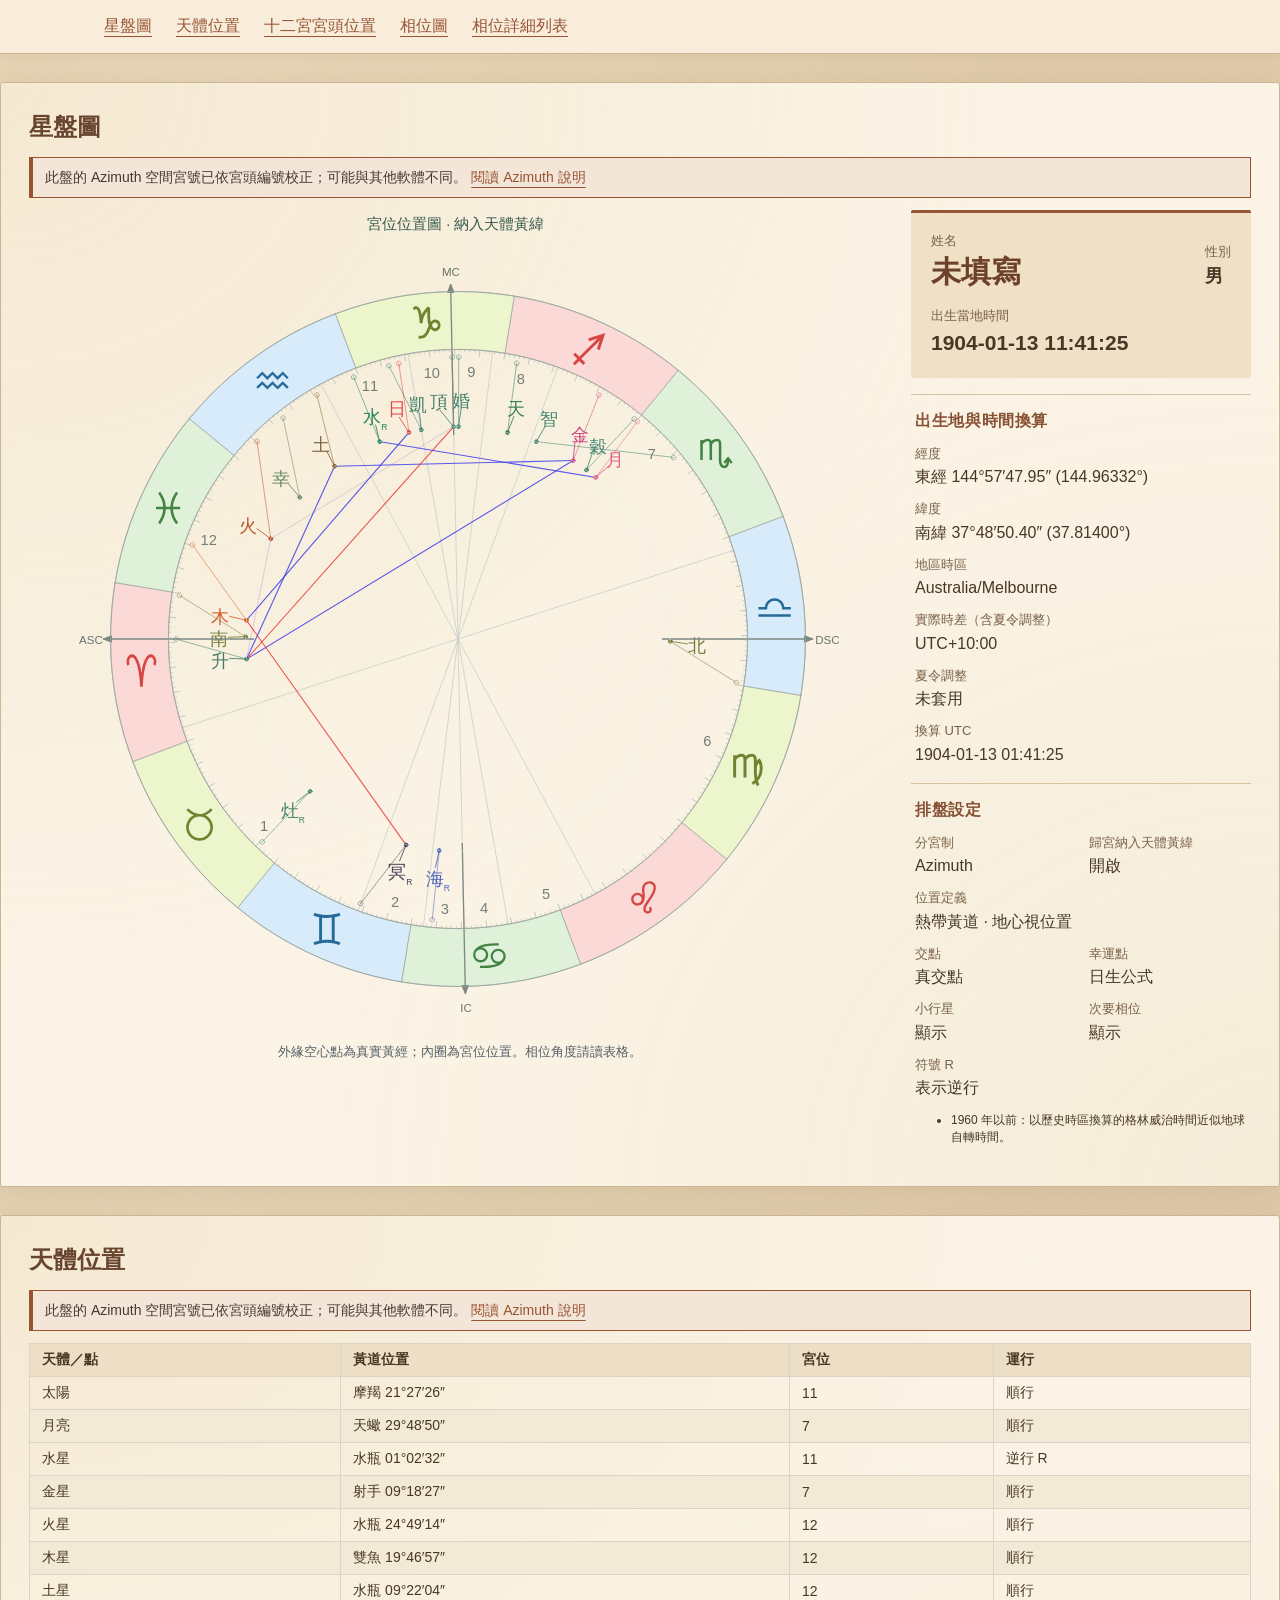
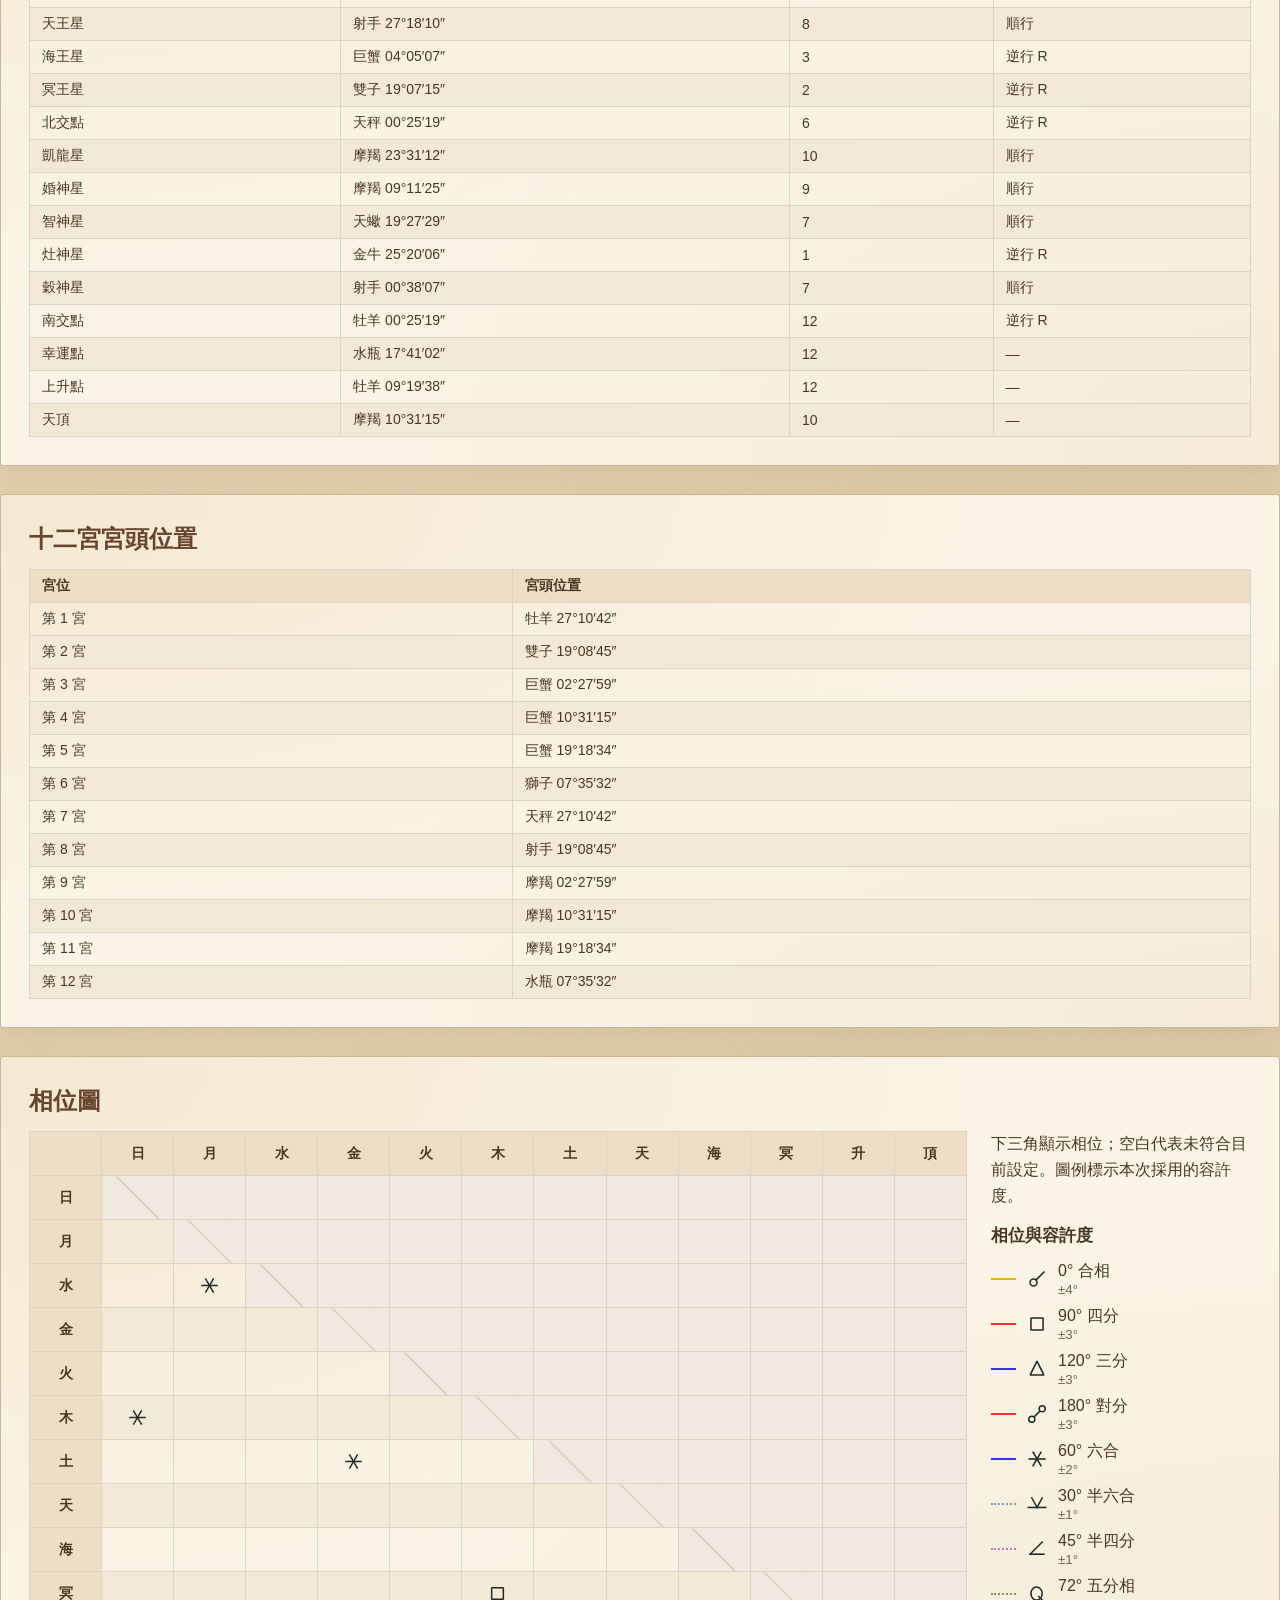
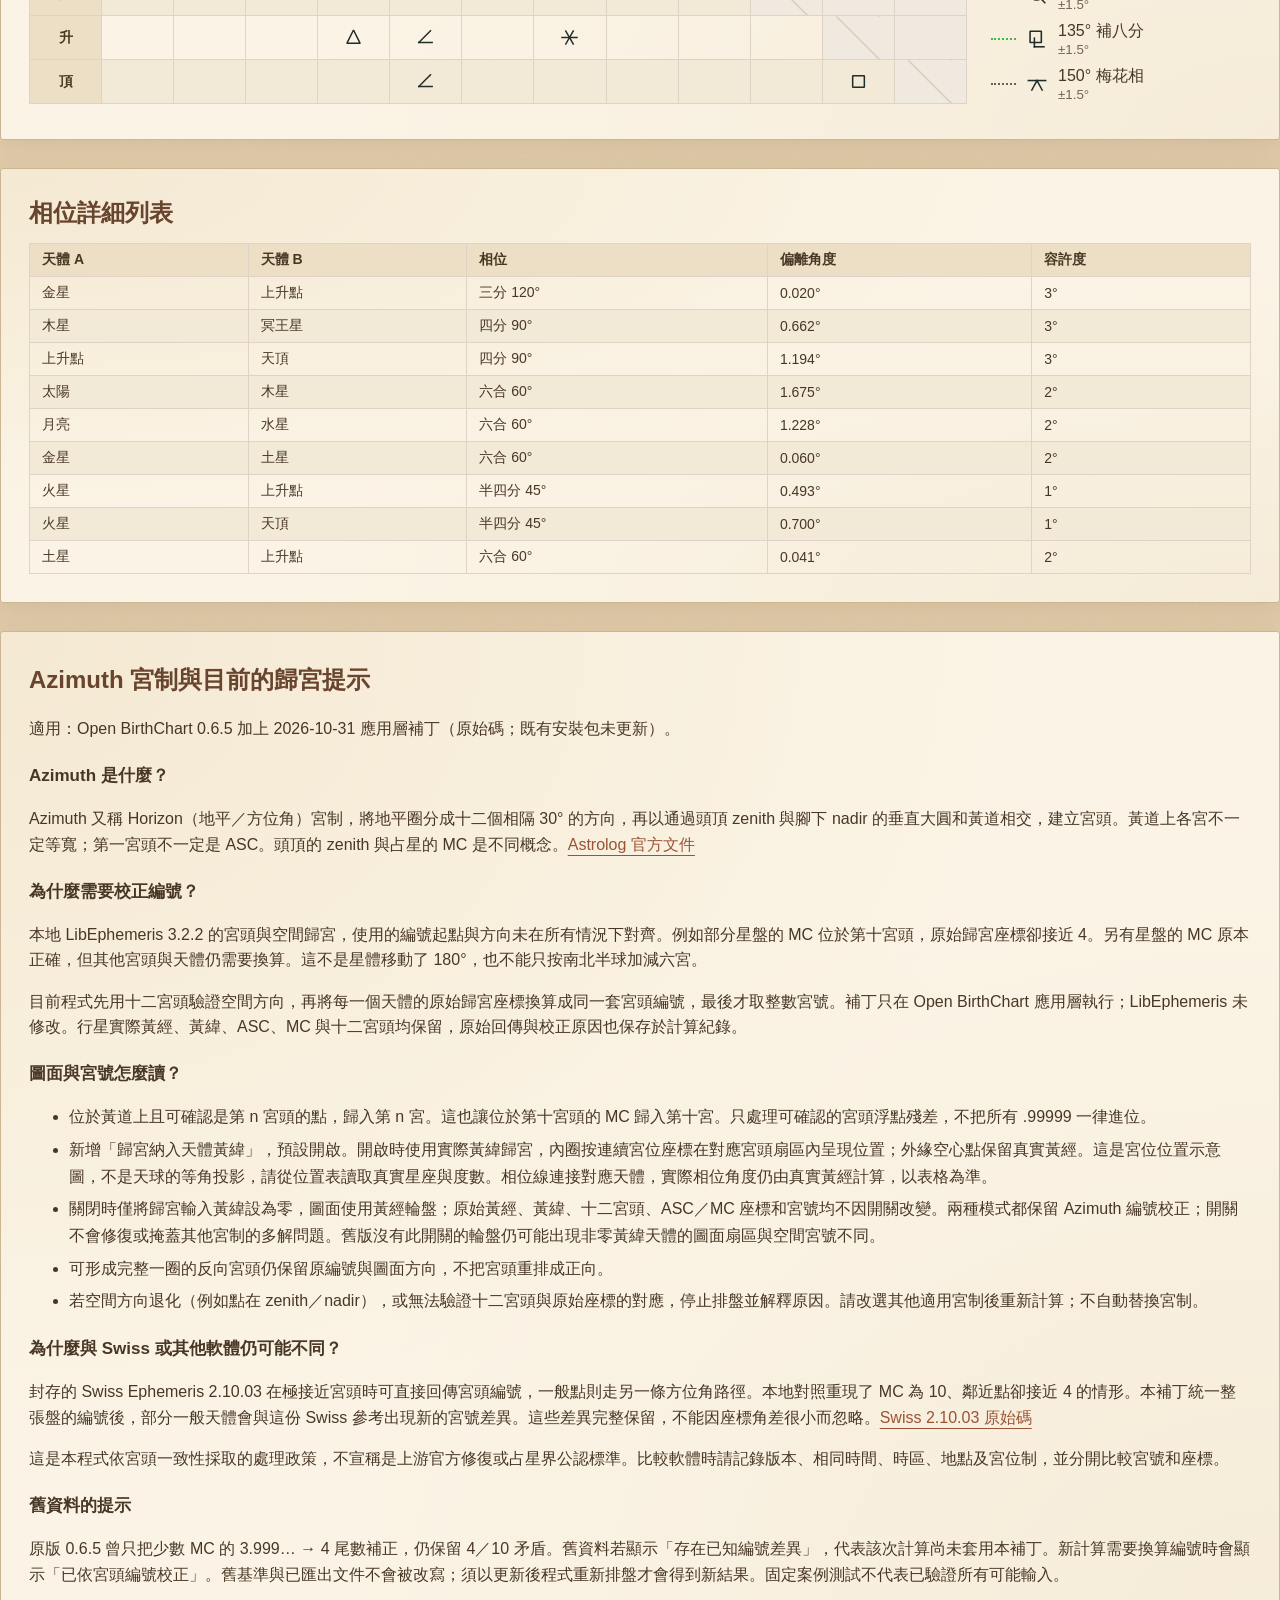
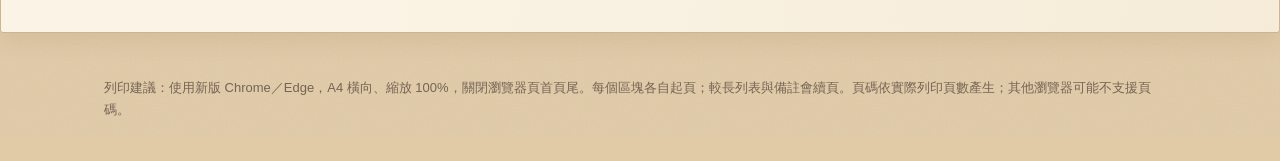
<file: results/numerical/latitude-mode-20261031/exports/complete-1904-01-H-on-zh-TW.html>
<!doctype html>
<html lang="zh-Hant">
<head><meta charset="utf-8"><meta name="viewport" content="width=device-width,initial-scale=1">
<title>未填寫 · 本命星盤文件</title><style>:root{--report-font:"Microsoft JhengHei","PingFang TC","Heiti TC","LiHei Pro","Noto Sans TC","Noto Sans CJK TC",sans-serif}
*{box-sizing:border-box}html{color:#493725;background:#e1cba7;font-family:var(--report-font);font-size:16px;scroll-padding-top:5rem}
body{margin:0;background-image:radial-gradient(ellipse at 15% 10%,#fff8e43b,transparent 55%),url("data:image/svg+xml,%3Csvg xmlns='http://www.w3.org/2000/svg' width='180' height='180'%3E%3Cfilter id='n'%3E%3CfeTurbulence type='fractalNoise' baseFrequency='.72' numOctaves='3' stitchTiles='stitch'/%3E%3C/filter%3E%3Cpath fill='%23866539' opacity='.11' filter='url(%23n)' d='M0 0h180v180H0z'/%3E%3C/svg%3E")}svg text{font-family:var(--report-font)!important}
header{position:sticky;top:0;z-index:10;background:#f7edda;border-bottom:1px solid #cbb593;box-shadow:0 2px 12px #70533312}
nav{max-width:1120px;margin:auto;display:flex;gap:10px 24px;flex-wrap:wrap;padding:16px 24px}a{color:#995434;text-underline-offset:5px}
a:focus-visible{outline:2px solid #995434;outline-offset:5px}
.print-hint{max-width:1120px;margin:24px auto;padding:16px 24px;color:#756456;font-size:13px;line-height:1.7}
.page{background-color:#fbf4e6;background-image:radial-gradient(ellipse at top left,#d9bb8133,transparent 58%),radial-gradient(ellipse at bottom right,#c8a56a1c,transparent 55%);max-width:1360px;margin:28px auto;padding:28px;border:1px solid #cbb593;border-radius:3px;box-shadow:0 6px 26px #6047221c}
h1{font-size:24px;margin:0 0 14px;color:#69452f}h2{font-size:17px}h3{font-size:16px}p{line-height:1.6}
.chart-layout{display:grid;grid-template-columns:minmax(0,1fr) 340px;gap:24px;align-items:start}.wheel svg{display:block;width:100%;height:auto}
dl{margin:0;font-size:16px;line-height:1.5}dt{color:#796148;font-size:13px}dd{margin:2px 0 0;overflow-wrap:anywhere}
.identity{padding:18px 20px 20px;background:#efe0c6;border-top:3px solid #995434;border-radius:2px}
.identity-person{display:grid;grid-template-columns:minmax(0,1fr) auto;gap:14px;align-items:end}
.identity-person>div:first-child dd{font-size:30px;font-weight:700;line-height:1.25;color:#6d4029}
.identity-person>div:last-child dd{font-size:18px;font-weight:600}
.identity-birth{margin-top:16px}.identity-birth dd{font-size:21px;font-weight:650;line-height:1.45;font-variant-numeric:tabular-nums}
.meta-group{padding:16px 4px 0;margin-top:16px;border-top:1px solid #d7c3a4}.meta-group h2{margin:0 0 12px;font-size:16px;letter-spacing:.04em;color:#875134}
.meta-fields{display:grid;gap:10px 16px}.settings-fields{grid-template-columns:1fr 1fr}.settings-fields>div:nth-child(2){grid-column:1/-1;grid-row:2}
.settings-fields>.house-latitude-setting{grid-column:2;grid-row:1}
table{border-collapse:collapse;width:100%;font-size:14px}th,td{padding:7px 12px;border:1px solid #ded3c6;text-align:left;overflow-wrap:anywhere}
th{background:#eddfc5;font-weight:600}tbody tr:nth-child(even){background:#f3e9d7}thead{display:table-header-group}tr{break-inside:avoid}
.matrix-layout{display:grid;grid-template-columns:minmax(0,1fr) 260px;gap:24px}.matrix-layout aside p{margin-top:0}
.matrix{table-layout:fixed}.matrix td,.matrix th{text-align:center;padding:0;height:44px}.matrix svg{display:block;width:25px;height:25px;margin:auto}
.upper{background:#f0e9e0}.diagonal{background:linear-gradient(45deg,#f0e9e0 49%,#c7b6a4 50%,#f0e9e0 51%)}
.legend-item{display:flex;align-items:center;gap:8px;margin:9px 0}.legend-item svg{width:26px;height:26px}.swatch{display:block;width:25px;flex:none}.legend-item small{display:block;color:#756456}
.notes p{white-space:pre-wrap;overflow-wrap:anywhere}.notes{margin-top:16px}.warnings{font-size:12px}
@media screen and (max-width:800px){html{scroll-padding-top:8rem}.chart-layout,.matrix-layout{grid-template-columns:1fr}.page{margin:12px;padding:16px}.matrix td,.matrix th{height:34px}nav{padding:14px 16px}th,td{padding:7px 6px}}
@page{size:A4 landscape;margin:10mm 10mm 13mm;
 @bottom-center{
  content:"第 " counter(page) " 頁 / 共 " counter(pages) " 頁";
  font-family:"Microsoft JhengHei","PingFang TC","Heiti TC","LiHei Pro","Noto Sans TC","Noto Sans CJK TC",sans-serif;
  font-size:9pt;color:#756456;width:100%;border-top:0.2mm solid #ded3c6;margin-top:3mm;vertical-align:middle;
 }
}
@media print{
html,body{background:white;font-size:10pt}.screen-only{display:none!important}
.page{background:white;max-width:none;margin:0;padding:0;border:0;box-shadow:none;border-radius:0;break-before:page}.page:first-child{break-before:auto}
h1{font-size:17pt;margin-bottom:4mm;break-after:avoid}
.chart-layout{grid-template-columns:174mm minmax(0,1fr);gap:7mm;break-inside:avoid}.wheel{width:174mm;height:174mm}
dl{font-size:9.5pt;line-height:1.3}dt{font-size:8pt}dd{margin-top:.4mm}
.identity{padding:3mm 4mm;border-top-width:.7mm}.identity-person{gap:2mm}.identity-person>div:first-child dd{font-size:20pt}.identity-person>div:last-child dd{font-size:11pt}
.identity-birth{margin-top:2mm}.identity-birth dd{font-size:12pt}
.meta-group{padding:2mm 0 0;margin-top:2.5mm}.meta-group h2{font-size:10pt;margin:0 0 2mm}
.meta-fields{gap:1.6mm 3mm}
.location-fields{grid-template-columns:1fr 1fr}.location-fields>div:nth-child(3),.location-fields>div:nth-child(6){grid-column:1/-1}
table{font-size:10pt}th,td{padding:1.4mm 3mm}tr{break-inside:avoid}
.matrix-layout{grid-template-columns:174mm minmax(0,1fr);gap:8mm}.matrix td,.matrix th{height:12.7mm}
.matrix svg{width:6mm;height:6mm}.legend-item{margin:1.3mm 0;font-size:10pt}.legend-item small{display:inline;margin-left:3mm}
.notes{break-inside:auto}.notes h3{break-after:avoid}.notes p{orphans:3;widows:3}
*{print-color-adjust:exact;-webkit-print-color-adjust:exact}
}

.house-notice{margin:0 0 12px;padding:9px 12px;border:1px solid #995434;border-left-width:4px;background:#f3e6d8;color:#47382e;font-size:14px;line-height:1.5;break-inside:avoid}
.help-article{line-height:1.65}.help-article h2{margin:1.2em 0 .5em;break-after:avoid}.help-article li{margin:.4em 0}
@media print{.house-notice{font-size:9pt;line-height:1.35;padding:2mm 3mm;margin-bottom:2mm;background:white}.has-house-notice .chart-layout{grid-template-columns:158mm minmax(0,1fr)}.has-house-notice .wheel{width:158mm;height:158mm}.help-article{font-size:10pt;line-height:1.45}.help-article h2{font-size:12pt}}
@media print{.has-house-notice dl{font-size:9pt;line-height:1.2}.has-house-notice .identity-person>div:first-child dd{font-size:18pt}.has-house-notice .identity-birth dd{font-size:11pt}.has-house-notice .meta-group{padding-top:1.8mm;margin-top:2mm}.has-house-notice .meta-fields{gap:1.2mm 3mm}.help-article p{line-height:1.45;margin:.4em 0}.help-article h2{margin:.6em 0 .4em}.help-article li{margin:.3em 0}}
</style></head>
<body>
<header class="screen-only">
<nav><a href="#chart">星盤圖</a><a href="#positions">天體位置</a><a href="#houses">十二宮宮頭位置</a><a href="#matrix">相位圖</a><a href="#details">相位詳細列表</a></nav></header>
<main>
<section class="page has-house-notice" id="chart"><h1>星盤圖</h1><div class="house-notice" role="note">此盤的 Azimuth 空間宮號已依宮頭編號校正；可能與其他軟體不同。 <a href="#azimuth-help">閱讀 Azimuth 說明</a></div>
<div class="chart-layout"><div class="wheel"><svg role="img" aria-label="星盤圖: 牡羊, 金牛, 雙子, 巨蟹, 獅子, 處女, 天秤, 天蠍, 射手, 摩羯, 水瓶, 雙魚"
 viewBox="0 0 1000 1000"
 xmlns="http://www.w3.org/2000/svg" xmlns:xlink="http://www.w3.org/1999/xlink" version="1.2" baseProfile="tiny">
<title>Qt SVG Document</title>
<desc>Generated with Qt</desc>
<defs>
</defs>
<g fill="none" stroke="black" stroke-width="1" fill-rule="evenodd" stroke-linecap="square" stroke-linejoin="bevel" >

<g fill="#000000" fill-opacity="0" stroke="none" transform="matrix(1,0,0,1,0,0)"
font-family="Noto Sans TC" font-size="10" font-weight="400" font-style="normal" 
>
<rect x="0" y="0" width="1000" height="1000"/>
</g>

<g fill="none" stroke="#365b4c" stroke-opacity="1" stroke-width="1" stroke-linecap="square" stroke-linejoin="bevel" transform="matrix(1,0,0,1,0,0)"
font-family="Noto Sans TC" font-size="17" font-weight="400" font-style="normal" 
>
<text fill="#365b4c" fill-opacity="1" stroke="none" xml:space="preserve" x="394.297" y="22.4063" font-family="Noto Sans TC" font-size="17" font-weight="400" font-style="normal" 
 >宮位位置圖 · 納入天體黃緯</text>
</g>

<g fill="none" stroke="#566169" stroke-opacity="1" stroke-width="1" stroke-linecap="square" stroke-linejoin="bevel" transform="matrix(1,0,0,1,0,0)"
font-family="Noto Sans TC" font-size="15" font-weight="400" font-style="normal" 
>
<text fill="#566169" fill-opacity="1" stroke="none" xml:space="preserve" x="290" y="985.531" font-family="Noto Sans TC" font-size="15" font-weight="400" font-style="normal" 
 >外緣空心點為真實黃經；內圈為宮位位置。相位角度請讀表格。</text>
</g>

<g fill="#fbd9d7" fill-opacity="1" stroke="#a1aaa5" stroke-opacity="1" stroke-width="1" stroke-linecap="square" stroke-linejoin="bevel" transform="matrix(0.9,0,0,0.9,50,50)"
font-family="Noto Sans TC" font-size="15" font-weight="400" font-style="normal" 
>
<path vector-effect="none" fill-rule="evenodd" d="M55.9497,427.066 L55.8919,426.994 C52.0155,450.756 50,475.143 50,500 C50,555.99 60.2255,609.592 78.9109,659.04 L149.145,632.386 L149.092,632.533 C133.513,591.282 125,546.635 125,500 C125,479.244 126.686,458.882 129.91,439.162 L55.9497,427.066 Z "/>
</g>

<g fill="#d64643" fill-opacity="1" stroke="none" transform="matrix(37.8,0,0,37.8,131.016,536.652)"
font-family="Noto Sans TC" font-size="15" font-weight="400" font-style="normal" 
>
<path vector-effect="none" fill-rule="evenodd" d="M0.434431,-0.147631 C0.459527,-0.203286 0.466612,-0.261161 0.455686,-0.321255 C0.44476,-0.381349 0.420176,-0.428895 0.381934,-0.463892 C0.354619,-0.487964 0.325084,-0.5 0.29333,-0.5 C0.238699,-0.5 0.189019,-0.466624 0.14429,-0.399872 C0.10383,-0.337559 0.0688316,-0.24904 0.0392969,-0.134315 C0.0241027,-0.0731968 0.0110425,-0.00550576 0.000116317,0.068758 C-0.0108098,-0.00550576 -0.0239554,-0.0731968 -0.0393203,-0.134315 C-0.0688551,-0.24904 -0.103853,-0.337559 -0.144314,-0.399872 C-0.189043,-0.466624 -0.238723,-0.5 -0.293354,-0.5 C-0.325108,-0.5 -0.354643,-0.487964 -0.381958,-0.463892 C-0.4202,-0.428895 -0.444783,-0.381349 -0.45571,-0.321255 C-0.466636,-0.261161 -0.459465,-0.203286 -0.434199,-0.147631 L-0.363776,-0.19347 C-0.374702,-0.215322 -0.380165,-0.239906 -0.380165,-0.267222 C-0.380165,-0.291293 -0.375812,-0.314511 -0.367105,-0.336876 C-0.358398,-0.35924 -0.34696,-0.376398 -0.33279,-0.388348 C-0.320669,-0.400469 -0.307523,-0.40653 -0.293354,-0.40653 C-0.265014,-0.40653 -0.236589,-0.38519 -0.208078,-0.34251 C-0.17308,-0.290098 -0.142521,-0.211993 -0.116401,-0.108195 C-0.0781594,0.046991 -0.0524658,0.249723 -0.0393203,0.5 L0.0410894,0.5 C0.0530399,0.249723 0.0781359,0.046991 0.116378,-0.108195 C0.142669,-0.211993 0.173313,-0.290098 0.208311,-0.34251 C0.236651,-0.38519 0.26499,-0.40653 0.29333,-0.40653 C0.307671,-0.40653 0.320816,-0.400469 0.332767,-0.388348 C0.346937,-0.376398 0.358418,-0.35924 0.36721,-0.336876 C0.376002,-0.314511 0.380398,-0.291293 0.380398,-0.267222 C0.380398,-0.239906 0.374935,-0.215322 0.364009,-0.19347 C0.367252,-0.191251 0.371307,-0.188519 0.376173,-0.185275 C0.381038,-0.182032 0.388678,-0.177123 0.399092,-0.170551 C0.409506,-0.163978 0.417999,-0.158515 0.424572,-0.154161 C0.431145,-0.149808 0.434431,-0.147631 0.434431,-0.147631 Z "/>
</g>

<g fill="#fbd9d7" fill-opacity="1" stroke="#a1aaa5" stroke-opacity="1" stroke-width="1" stroke-linecap="square" stroke-linejoin="bevel" transform="matrix(0.9,0,0,0.9,50,50)"
font-family="Noto Sans TC" font-size="15" font-weight="400" font-style="normal" 
>
</g>

<g fill="#ecf5cc" fill-opacity="1" stroke="#a1aaa5" stroke-opacity="1" stroke-width="1" stroke-linecap="square" stroke-linejoin="bevel" transform="matrix(0.9,0,0,0.9,50,50)"
font-family="Noto Sans TC" font-size="15" font-weight="400" font-style="normal" 
>
<path vector-effect="none" fill-rule="evenodd" d="M78.9743,658.863 L78.9109,659.04 C107.042,733.484 154.348,798.513 214.804,848.102 L262.344,790.077 L262.337,790.085 C211.939,748.745 172.508,694.533 149.092,632.533 L78.9743,658.863 Z "/>
</g>

<g fill="#708331" fill-opacity="1" stroke="none" transform="matrix(37.8,0,0,37.8,198.776,716.233)"
font-family="Noto Sans TC" font-size="15" font-weight="400" font-style="normal" 
>
<path vector-effect="none" fill-rule="evenodd" d="M0.00411164,-0.32781 C-0.032104,-0.32781 -0.068818,-0.333666 -0.10603,-0.345378 C-0.143243,-0.357089 -0.17543,-0.371418 -0.202592,-0.388363 C-0.229753,-0.405308 -0.254215,-0.422045 -0.275978,-0.438575 C-0.297741,-0.455104 -0.313938,-0.469765 -0.32457,-0.482557 L-0.342013,-0.5 L-0.404311,-0.445677 C-0.369258,-0.404311 -0.323573,-0.36552 -0.267256,-0.329305 C-0.239513,-0.31236 -0.211272,-0.297491 -0.182532,-0.2847 C-0.252803,-0.250644 -0.308913,-0.20039 -0.35086,-0.13394 C-0.392807,-0.067489 -0.41378,0.00610516 -0.41378,0.0868428 C-0.41378,0.20064 -0.373411,0.297948 -0.292674,0.378769 C-0.211936,0.45959 -0.114378,0.5 0,0.5 C0.114378,0.5 0.211936,0.45959 0.292674,0.378769 C0.373411,0.297948 0.41378,0.20064 0.41378,0.0868428 C0.41378,0.00710192 0.392807,-0.0659939 0.35086,-0.132445 C0.308913,-0.198895 0.253385,-0.249149 0.184276,-0.283205 C0.211853,-0.29583 0.239513,-0.311197 0.267256,-0.329305 C0.323573,-0.36552 0.369258,-0.404311 0.404311,-0.445677 L0.340518,-0.498505 C0.311778,-0.464449 0.272406,-0.430891 0.222402,-0.397832 C0.14914,-0.35115 0.0763768,-0.32781 0.00411164,-0.32781 Z M-0.234488,0.320583 C-0.298862,0.256292 -0.331049,0.17842 -0.331049,0.0869674 C-0.331049,-0.00448542 -0.298862,-0.0826481 -0.234488,-0.147521 C-0.170114,-0.212393 -0.0922003,-0.244829 -0.00074757,-0.244829 C0.0907052,-0.244829 0.168868,-0.212393 0.23374,-0.147521 C0.298613,-0.0826481 0.331049,-0.00448542 0.331049,0.0869674 C0.331049,0.17842 0.298613,0.256292 0.23374,0.320583 C0.168868,0.384874 0.0907052,0.41702 -0.00074757,0.41702 C-0.0922003,0.41702 -0.170114,0.384874 -0.234488,0.320583 Z "/>
</g>

<g fill="#ecf5cc" fill-opacity="1" stroke="#a1aaa5" stroke-opacity="1" stroke-width="1" stroke-linecap="square" stroke-linejoin="bevel" transform="matrix(0.9,0,0,0.9,50,50)"
font-family="Noto Sans TC" font-size="15" font-weight="400" font-style="normal" 
>
</g>

<g fill="#d8ebfa" fill-opacity="1" stroke="#a1aaa5" stroke-opacity="1" stroke-width="1" stroke-linecap="square" stroke-linejoin="bevel" transform="matrix(0.9,0,0,0.9,50,50)"
font-family="Noto Sans TC" font-size="15" font-weight="400" font-style="normal" 
>
<path vector-effect="none" fill-rule="evenodd" d="M214.813,848.092 L214.804,848.102 C274.61,897.158 347.284,931.104 426.994,944.108 L439.222,870.042 L439.162,870.09 C372.664,859.22 312.143,830.94 262.337,790.085 L214.813,848.092 Z "/>
</g>

<g fill="#266b9a" fill-opacity="1" stroke="none" transform="matrix(37.8,0,0,37.8,347.249,837.875)"
font-family="Noto Sans TC" font-size="15" font-weight="400" font-style="normal" 
>
<path vector-effect="none" fill-rule="evenodd" d="M0.000126199,0.429076 C0.0840905,0.429076 0.168055,0.439256 0.252019,0.459616 C0.276754,0.465001 0.299891,0.471185 0.321429,0.478168 C0.342967,0.485151 0.35811,0.490325 0.36686,0.49369 L0.381247,0.5 C0.383434,0.494616 0.388819,0.481954 0.3974,0.462014 C0.405982,0.442075 0.412965,0.426721 0.418349,0.415952 C0.371067,0.395591 0.311333,0.377839 0.239147,0.362696 L0.239147,-0.362696 C0.311333,-0.377671 0.371067,-0.395423 0.418349,-0.415952 C0.412965,-0.426721 0.405982,-0.442075 0.3974,-0.462014 C0.388819,-0.481954 0.383434,-0.494616 0.381247,-0.5 C0.350118,-0.485866 0.306537,-0.472405 0.250505,-0.459616 C0.165363,-0.439088 0.0797156,-0.428824 -0.00643614,-0.428824 C-0.088213,-0.428824 -0.170579,-0.438499 -0.253534,-0.45785 C-0.278269,-0.464412 -0.301405,-0.471185 -0.322943,-0.478168 C-0.344481,-0.485151 -0.359625,-0.490241 -0.368375,-0.493438 L-0.382761,-0.5 C-0.384949,-0.494616 -0.390333,-0.481954 -0.398915,-0.462014 C-0.407496,-0.442075 -0.413974,-0.426721 -0.418349,-0.415952 C-0.372076,-0.395423 -0.312847,-0.377671 -0.240661,-0.362696 L-0.240661,0.364462 C-0.312847,0.378428 -0.372076,0.395591 -0.418349,0.415952 L-0.382761,0.5 C-0.351632,0.486034 -0.308051,0.472573 -0.252019,0.459616 C-0.168055,0.439256 -0.0840064,0.429076 0.000126199,0.429076 Z M-0.00643614,-0.338465 C0.0452213,-0.338465 0.0969628,-0.341662 0.148788,-0.348057 L0.148788,0.346542 C0.100328,0.341158 0.0523725,0.338465 0.00492176,0.338465 C-0.0457261,0.338465 -0.0974676,0.341747 -0.150303,0.348309 L-0.150303,-0.346542 C-0.101843,-0.341158 -0.0538869,-0.338465 -0.00643614,-0.338465 Z "/>
</g>

<g fill="#d8ebfa" fill-opacity="1" stroke="#a1aaa5" stroke-opacity="1" stroke-width="1" stroke-linecap="square" stroke-linejoin="bevel" transform="matrix(0.9,0,0,0.9,50,50)"
font-family="Noto Sans TC" font-size="15" font-weight="400" font-style="normal" 
>
</g>

<g fill="#dff1d9" fill-opacity="1" stroke="#a1aaa5" stroke-opacity="1" stroke-width="1" stroke-linecap="square" stroke-linejoin="bevel" transform="matrix(0.9,0,0,0.9,50,50)"
font-family="Noto Sans TC" font-size="15" font-weight="400" font-style="normal" 
>
<path vector-effect="none" fill-rule="evenodd" d="M427.066,944.05 L426.994,944.108 C450.756,947.985 475.143,950 500,950 C555.99,950 609.592,939.774 659.04,921.089 L632.386,850.855 L632.533,850.908 C591.282,866.487 546.635,875 500,875 C479.244,875 458.882,873.314 439.162,870.09 L427.066,944.05 Z "/>
</g>

<g fill="#438344" fill-opacity="1" stroke="none" transform="matrix(37.8,0,0,37.8,536.652,868.984)"
font-family="Noto Sans TC" font-size="15" font-weight="400" font-style="normal" 
>
<path vector-effect="none" fill-rule="evenodd" d="M0.154076,0.1338 C0.122032,0.101757 0.106011,0.063332 0.106011,0.0185261 C0.106011,-0.0262797 0.122032,-0.0644984 0.154076,-0.0961301 C0.186119,-0.127762 0.224544,-0.143578 0.26935,-0.143578 C0.314155,-0.143578 0.352374,-0.127762 0.384006,-0.0961301 C0.415637,-0.0644984 0.431453,-0.0262797 0.431453,0.0185261 C0.431453,0.063332 0.415637,0.101757 0.384006,0.1338 C0.352374,0.165843 0.314155,0.181865 0.26935,0.181865 C0.224544,0.181865 0.186119,0.165843 0.154076,0.1338 Z M-0.388123,0.0902635 C-0.419754,0.0581515 -0.43557,0.0199328 -0.43557,-0.0243928 C-0.43557,-0.0687183 -0.419754,-0.106903 -0.388123,-0.138946 C-0.356491,-0.170989 -0.318272,-0.187011 -0.273466,-0.187011 C-0.228661,-0.187011 -0.190236,-0.170989 -0.158193,-0.138946 C-0.126149,-0.106903 -0.110128,-0.0687183 -0.110128,-0.0243928 C-0.110128,0.0199328 -0.126149,0.0581515 -0.158193,0.0902635 C-0.190236,0.122375 -0.228661,0.138431 -0.273466,0.138431 C-0.318272,0.138431 -0.356491,0.122375 -0.388123,0.0902635 Z M0.194524,-0.382153 C0.084191,-0.382153 -0.016056,-0.373782 -0.106217,-0.35704 C-0.210375,-0.336867 -0.29436,-0.306127 -0.358172,-0.264821 C-0.396734,-0.240257 -0.427817,-0.211301 -0.45142,-0.177954 C-0.483807,-0.132256 -0.5,-0.0795595 -0.5,-0.0198641 C-0.5,0.0433992 -0.477631,0.0976739 -0.432894,0.14296 C-0.388157,0.188246 -0.333917,0.210889 -0.270173,0.210889 C-0.206429,0.210889 -0.151949,0.188246 -0.106731,0.14296 C-0.0615137,0.0976739 -0.0389049,0.0433992 -0.0389049,-0.0198641 C-0.0389049,-0.0777755 -0.0580143,-0.128482 -0.096233,-0.171984 C-0.134452,-0.215486 -0.181693,-0.240737 -0.237958,-0.247736 C-0.19473,-0.264066 -0.145808,-0.277378 -0.0911898,-0.28767 C-0.00500892,-0.304 0.0913956,-0.312166 0.198024,-0.312166 C0.232332,-0.312166 0.26266,-0.312166 0.289008,-0.312166 L0.289008,-0.379477 C0.264581,-0.381261 0.233086,-0.382153 0.194524,-0.382153 Z M-0.196995,0.382153 C-0.0872101,0.382153 0.0128997,0.37337 0.103335,0.355805 C0.208728,0.336455 0.293056,0.306196 0.356319,0.265027 C0.395842,0.240462 0.426993,0.211575 0.449774,0.178366 C0.483258,0.132805 0.5,0.080177 0.5,0.0204817 C0.5,-0.0425072 0.477357,-0.0965761 0.432071,-0.141725 C0.386785,-0.186874 0.332304,-0.209448 0.268629,-0.209448 C0.204954,-0.209448 0.150714,-0.18684 0.105908,-0.141622 C0.061102,-0.0964046 0.0386991,-0.0421641 0.0386991,0.0210992 C0.0386991,0.0790106 0.0576026,0.129717 0.0954096,0.173219 C0.133217,0.216722 0.180664,0.241972 0.237752,0.248971 C0.194662,0.265301 0.145465,0.278681 0.0901606,0.289111 C0.00411692,0.305441 -0.0916015,0.313606 -0.196995,0.313606 C-0.231302,0.313606 -0.26163,0.313606 -0.287979,0.313606 L-0.293331,0.382153 C-0.267806,0.382153 -0.235694,0.382153 -0.196995,0.382153 Z "/>
</g>

<g fill="#dff1d9" fill-opacity="1" stroke="#a1aaa5" stroke-opacity="1" stroke-width="1" stroke-linecap="square" stroke-linejoin="bevel" transform="matrix(0.9,0,0,0.9,50,50)"
font-family="Noto Sans TC" font-size="15" font-weight="400" font-style="normal" 
>
</g>

<g fill="#fbd9d7" fill-opacity="1" stroke="#a1aaa5" stroke-opacity="1" stroke-width="1" stroke-linecap="square" stroke-linejoin="bevel" transform="matrix(0.9,0,0,0.9,50,50)"
font-family="Noto Sans TC" font-size="15" font-weight="400" font-style="normal" 
>
<path vector-effect="none" fill-rule="evenodd" d="M658.863,921.026 L659.04,921.089 C733.484,892.958 798.513,845.652 848.102,785.196 L790.077,737.656 L790.085,737.663 C748.745,788.061 694.533,827.492 632.533,850.908 L658.863,921.026 Z "/>
</g>

<g fill="#d64643" fill-opacity="1" stroke="none" transform="matrix(37.8,0,0,37.8,716.233,801.224)"
font-family="Noto Sans TC" font-size="15" font-weight="400" font-style="normal" 
>
<path vector-effect="none" fill-rule="evenodd" d="M-0.275526,0.141285 C-0.300474,0.116405 -0.312947,0.0863611 -0.312947,0.0511533 C-0.312947,0.0159454 -0.300474,-0.0140986 -0.275526,-0.0389788 C-0.250579,-0.063859 -0.220535,-0.076299 -0.185394,-0.076299 C-0.150254,-0.076299 -0.12021,-0.063859 -0.0952623,-0.0389788 C-0.070315,-0.0140986 -0.0578414,0.0159454 -0.0578414,0.0511533 C-0.0578414,0.0863611 -0.070315,0.116405 -0.0952623,0.141285 C-0.12021,0.166165 -0.150254,0.178606 -0.185394,0.178606 C-0.220535,0.178606 -0.250579,0.166165 -0.275526,0.141285 Z M0.38115,-0.299215 C0.38115,-0.357559 0.362272,-0.40561 0.324515,-0.443366 C0.286759,-0.481122 0.239111,-0.5 0.181572,-0.5 C0.112095,-0.5 0.0550248,-0.472974 0.0103612,-0.418921 C-0.0290716,-0.372514 -0.048788,-0.313298 -0.048788,-0.241273 C-0.048788,-0.222361 -0.0469102,-0.203047 -0.0431547,-0.183331 C-0.0375215,-0.142959 -0.0347049,-0.106008 -0.0347049,-0.0724765 C-0.0740035,-0.118884 -0.124502,-0.142087 -0.186199,-0.142087 C-0.239983,-0.142087 -0.285921,-0.122975 -0.324013,-0.0847489 C-0.362104,-0.0465233 -0.38115,-0.000384283 -0.38115,0.0536681 C-0.38115,0.10772 -0.362037,0.154061 -0.323811,0.192689 C-0.285586,0.231317 -0.239447,0.250631 -0.185394,0.250631 C-0.102907,0.250631 -0.0428194,0.220184 -0.00513028,0.159292 C0.024109,0.11208 0.0387286,0.0450841 0.0387286,-0.0416948 C0.0387286,-0.0862243 0.034839,-0.136856 0.0270597,-0.193591 C0.0253161,-0.209821 0.0244443,-0.225714 0.0244443,-0.241273 C0.0244443,-0.295325 0.0381921,-0.33905 0.0656877,-0.372447 C0.0957317,-0.408527 0.13436,-0.426567 0.181572,-0.426567 C0.213359,-0.426567 0.240386,-0.417983 0.26265,-0.400815 C0.293633,-0.377611 0.309125,-0.343744 0.309125,-0.299215 C0.309125,-0.271719 0.303089,-0.241675 0.291018,-0.209083 C0.277337,-0.173003 0.259767,-0.135649 0.238307,-0.0970214 C0.216847,-0.0583934 0.198371,-0.0274775 0.182879,-0.00427391 C0.167388,0.0189297 0.146364,0.0498455 0.119807,0.0884735 C0.0725952,0.155402 0.0408075,0.203888 0.0244443,0.233932 C0.00298428,0.276852 -0.00774572,0.31548 -0.00774572,0.349816 C-0.00774572,0.362692 -0.00640447,0.375166 -0.00372197,0.387237 C0.00392316,0.419829 0.0176039,0.445984 0.0373203,0.4657 C0.0673643,0.493196 0.102371,0.504161 0.14234,0.498594 C0.182309,0.493028 0.213426,0.474351 0.235691,0.442564 C0.253664,0.415068 0.260303,0.387371 0.255609,0.359473 C0.250914,0.331575 0.236965,0.30522 0.213762,0.280406 L0.161051,0.329295 C0.176475,0.346463 0.184187,0.362759 0.184187,0.378184 C0.184187,0.385963 0.181572,0.393675 0.176341,0.40132 C0.166818,0.415135 0.152936,0.423518 0.134695,0.426469 C0.116454,0.429419 0.100828,0.424926 0.0878184,0.412989 C0.0774907,0.403466 0.0701139,0.389316 0.0656877,0.370538 C0.0656877,0.364503 0.0656877,0.357595 0.0656877,0.349816 C0.0656877,0.326613 0.0738694,0.299184 0.0902326,0.26753 C0.103913,0.240035 0.133488,0.194097 0.178956,0.129717 C0.207391,0.0901501 0.22932,0.0587984 0.244745,0.0356618 C0.260169,0.0125253 0.279483,-0.0201007 0.302687,-0.0622159 C0.32589,-0.104331 0.344735,-0.144703 0.35922,-0.183331 C0.37384,-0.224507 0.38115,-0.263135 0.38115,-0.299215 Z "/>
</g>

<g fill="#fbd9d7" fill-opacity="1" stroke="#a1aaa5" stroke-opacity="1" stroke-width="1" stroke-linecap="square" stroke-linejoin="bevel" transform="matrix(0.9,0,0,0.9,50,50)"
font-family="Noto Sans TC" font-size="15" font-weight="400" font-style="normal" 
>
</g>

<g fill="#ecf5cc" fill-opacity="1" stroke="#a1aaa5" stroke-opacity="1" stroke-width="1" stroke-linecap="square" stroke-linejoin="bevel" transform="matrix(0.9,0,0,0.9,50,50)"
font-family="Noto Sans TC" font-size="15" font-weight="400" font-style="normal" 
>
<path vector-effect="none" fill-rule="evenodd" d="M848.092,785.187 L848.102,785.196 C897.158,725.39 931.104,652.716 944.108,573.006 L870.042,560.778 L870.09,560.838 C859.22,627.336 830.94,687.857 790.085,737.663 L848.092,785.187 Z "/>
</g>

<g fill="#708331" fill-opacity="1" stroke="none" transform="matrix(37.8,0,0,37.8,837.875,652.751)"
font-family="Noto Sans TC" font-size="15" font-weight="400" font-style="normal" 
>
<path vector-effect="none" fill-rule="evenodd" d="M0.208507,0.302735 C0.186718,0.322516 0.154574,0.349714 0.112077,0.38433 C0.117949,0.392211 0.127569,0.403802 0.140936,0.419101 C0.154304,0.4344 0.163924,0.446067 0.169796,0.454103 C0.17675,0.448076 0.187413,0.439152 0.201785,0.42733 C0.216157,0.415508 0.227283,0.406583 0.235165,0.400556 C0.252009,0.447072 0.267849,0.480219 0.282684,0.5 L0.355239,0.443672 C0.337467,0.414928 0.322168,0.378303 0.309342,0.333797 C0.402218,0.238912 0.450665,0.112347 0.454682,-0.0458971 L0.454682,-0.0653686 C0.454682,-0.177098 0.431425,-0.264101 0.38491,-0.326379 L0.355239,-0.362077 L0.319773,-0.332406 C0.295047,-0.30768 0.280212,-0.292304 0.275267,-0.286277 C0.275267,-0.344692 0.269781,-0.387266 0.258809,-0.414001 C0.246909,-0.444599 0.228133,-0.467316 0.20248,-0.482151 C0.1827,-0.49405 0.15751,-0.5 0.126912,-0.5 C0.0556715,-0.5 -0.00861536,-0.475274 -0.0659481,-0.425823 C-0.0778473,-0.451476 -0.0946917,-0.470252 -0.116481,-0.482151 C-0.136262,-0.49405 -0.161528,-0.5 -0.192281,-0.5 C-0.231842,-0.5 -0.273335,-0.489569 -0.316759,-0.468707 C-0.335613,-0.459898 -0.350989,-0.451553 -0.362888,-0.443672 L-0.362888,-0.453871 L-0.454682,-0.453871 L-0.454682,0.228558 L-0.362888,0.228558 L-0.362888,-0.295318 C-0.362888,-0.316025 -0.348053,-0.338278 -0.318382,-0.362077 C-0.299529,-0.376912 -0.27573,-0.389275 -0.246987,-0.399166 C-0.223343,-0.405965 -0.205107,-0.409365 -0.192281,-0.409365 C-0.181309,-0.409365 -0.170878,-0.406892 -0.160987,-0.401947 C-0.155115,-0.399011 -0.15017,-0.392134 -0.146152,-0.381317 C-0.139198,-0.364472 -0.135721,-0.335806 -0.135721,-0.295318 L-0.135721,0.228558 L-0.0436949,0.228558 L-0.0436949,-0.295318 C-0.0436949,-0.316025 -0.0288595,-0.338278 0.000811312,-0.362077 C0.0195101,-0.376912 0.0432313,-0.389275 0.071975,-0.399166 C0.0967007,-0.405965 0.115013,-0.409365 0.126912,-0.409365 C0.13773,-0.409365 0.148084,-0.406892 0.157974,-0.401947 C0.163846,-0.399011 0.168792,-0.392134 0.172809,-0.381317 C0.180691,-0.362463 0.184631,-0.333797 0.184631,-0.295318 L0.184631,0.0563282 C0.184631,0.143486 0.19259,0.225622 0.208507,0.302735 Z M0.339013,-0.219518 C0.355857,-0.175012 0.364279,-0.123628 0.364279,-0.0653686 C0.364279,0.034616 0.345967,0.117756 0.309342,0.184052 C0.300379,0.198887 0.292961,0.210709 0.287089,0.219518 C0.279207,0.158322 0.275267,0.103925 0.275267,0.0563282 L0.275267,-0.0563282 C0.275267,-0.111807 0.296515,-0.166203 0.339013,-0.219518 Z "/>
</g>

<g fill="#ecf5cc" fill-opacity="1" stroke="#a1aaa5" stroke-opacity="1" stroke-width="1" stroke-linecap="square" stroke-linejoin="bevel" transform="matrix(0.9,0,0,0.9,50,50)"
font-family="Noto Sans TC" font-size="15" font-weight="400" font-style="normal" 
>
</g>

<g fill="#d8ebfa" fill-opacity="1" stroke="#a1aaa5" stroke-opacity="1" stroke-width="1" stroke-linecap="square" stroke-linejoin="bevel" transform="matrix(0.9,0,0,0.9,50,50)"
font-family="Noto Sans TC" font-size="15" font-weight="400" font-style="normal" 
>
<path vector-effect="none" fill-rule="evenodd" d="M944.05,572.934 L944.108,573.006 C947.985,549.244 950,524.857 950,500 C950,444.01 939.774,390.408 921.089,340.96 L850.855,367.614 L850.908,367.467 C866.487,408.718 875,453.365 875,500 C875,520.756 873.314,541.118 870.09,560.838 L944.05,572.934 Z "/>
</g>

<g fill="#266b9a" fill-opacity="1" stroke="none" transform="matrix(37.8,0,0,37.8,868.984,463.348)"
font-family="Noto Sans TC" font-size="15" font-weight="400" font-style="normal" 
>
<path vector-effect="none" fill-rule="evenodd" d="M-0.5,0.210292 L-0.5,0.287301 L0.5,0.287301 L0.5,0.210292 L-0.5,0.210292 Z M0.5,-0.0207331 L0.5,0.0573862 L0.227508,0.0573862 L0.227508,0.0183265 C0.227508,-0.0448599 0.205387,-0.0985746 0.161144,-0.142817 C0.116901,-0.18706 0.0631865,-0.209182 0,-0.209182 C-0.0631865,-0.209182 -0.116901,-0.18706 -0.161144,-0.142817 C-0.205387,-0.0985746 -0.227508,-0.0448599 -0.227508,0.0183265 L-0.227508,0.0573862 L-0.5,0.0573862 L-0.5,-0.0207331 L-0.30211,-0.0207331 C-0.292608,-0.0966309 -0.259225,-0.160033 -0.201962,-0.21094 C-0.144699,-0.261847 -0.0773787,-0.287301 0,-0.287301 C0.0773787,-0.287301 0.144699,-0.261847 0.201962,-0.21094 C0.259225,-0.160033 0.292608,-0.0966309 0.30211,-0.0207331 L0.5,-0.0207331 Z "/>
</g>

<g fill="#d8ebfa" fill-opacity="1" stroke="#a1aaa5" stroke-opacity="1" stroke-width="1" stroke-linecap="square" stroke-linejoin="bevel" transform="matrix(0.9,0,0,0.9,50,50)"
font-family="Noto Sans TC" font-size="15" font-weight="400" font-style="normal" 
>
</g>

<g fill="#dff1d9" fill-opacity="1" stroke="#a1aaa5" stroke-opacity="1" stroke-width="1" stroke-linecap="square" stroke-linejoin="bevel" transform="matrix(0.9,0,0,0.9,50,50)"
font-family="Noto Sans TC" font-size="15" font-weight="400" font-style="normal" 
>
<path vector-effect="none" fill-rule="evenodd" d="M921.026,341.137 L921.089,340.96 C892.958,266.516 845.652,201.487 785.196,151.898 L737.656,209.923 L737.663,209.915 C788.061,251.255 827.492,305.467 850.908,367.467 L921.026,341.137 Z "/>
</g>

<g fill="#438344" fill-opacity="1" stroke="none" transform="matrix(37.8,0,0,37.8,801.224,283.767)"
font-family="Noto Sans TC" font-size="15" font-weight="400" font-style="normal" 
>
<path vector-effect="none" fill-rule="evenodd" d="M-0.154245,-0.386608 C-0.130464,-0.406935 -0.102431,-0.423475 -0.0701475,-0.43623 C-0.0378637,-0.448984 -0.00770559,-0.455361 0.0203268,-0.455361 C0.0518135,-0.455361 0.0781852,-0.447323 0.099442,-0.431248 C0.133453,-0.404809 0.150458,-0.353793 0.150458,-0.278198 L0.150458,-0.273017 L0.150458,-0.271821 L0.150458,0.213033 C0.150458,0.249568 0.156038,0.282716 0.167198,0.312475 C0.181812,0.354989 0.206257,0.376246 0.240534,0.376246 C0.266175,0.376246 0.285838,0.359639 0.299522,0.326425 C0.302976,0.319649 0.308556,0.291152 0.316261,0.240933 L0.26664,0.313671 L0.213033,0.261459 L0.360901,0.0918693 L0.5,0.270426 L0.437425,0.318852 L0.395377,0.240933 C0.388601,0.300053 0.380962,0.33898 0.372459,0.357712 C0.345224,0.422811 0.301448,0.455361 0.241132,0.455361 C0.18241,0.455361 0.137771,0.42693 0.107214,0.370068 C0.0842301,0.326757 0.0727381,0.27408 0.0727381,0.212037 L0.0727381,-0.273216 C0.0727381,-0.296997 0.071476,-0.316062 0.0689518,-0.330411 C0.0647004,-0.34994 0.0583234,-0.362694 0.0498206,-0.368673 C0.0429122,-0.373721 0.0330809,-0.376246 0.0203268,-0.376246 C0.00079713,-0.376246 -0.0204265,-0.371596 -0.043344,-0.362296 C-0.0662615,-0.352996 -0.0858244,-0.341105 -0.102033,-0.326624 C-0.124087,-0.307892 -0.135114,-0.289624 -0.135114,-0.271821 L-0.135114,0.198884 L-0.214229,0.198884 L-0.214229,-0.271821 C-0.214229,-0.2964 -0.215491,-0.315929 -0.218015,-0.330411 C-0.221469,-0.34994 -0.227448,-0.362694 -0.235951,-0.368673 C-0.242726,-0.373721 -0.252956,-0.376246 -0.26664,-0.376246 C-0.28617,-0.376246 -0.307194,-0.371596 -0.329713,-0.362296 C-0.352232,-0.352996 -0.371994,-0.341105 -0.389,-0.326624 C-0.410256,-0.307892 -0.420885,-0.289624 -0.420885,-0.271821 L-0.420885,0.198884 L-0.5,0.198884 L-0.5,-0.415903 L-0.420885,-0.415903 L-0.420885,-0.401754 C-0.370798,-0.437492 -0.319384,-0.455361 -0.26664,-0.455361 C-0.234223,-0.455361 -0.207852,-0.447323 -0.187525,-0.431248 C-0.173841,-0.420088 -0.162747,-0.405208 -0.154245,-0.386608 Z "/>
</g>

<g fill="#dff1d9" fill-opacity="1" stroke="#a1aaa5" stroke-opacity="1" stroke-width="1" stroke-linecap="square" stroke-linejoin="bevel" transform="matrix(0.9,0,0,0.9,50,50)"
font-family="Noto Sans TC" font-size="15" font-weight="400" font-style="normal" 
>
</g>

<g fill="#fbd9d7" fill-opacity="1" stroke="#a1aaa5" stroke-opacity="1" stroke-width="1" stroke-linecap="square" stroke-linejoin="bevel" transform="matrix(0.9,0,0,0.9,50,50)"
font-family="Noto Sans TC" font-size="15" font-weight="400" font-style="normal" 
>
<path vector-effect="none" fill-rule="evenodd" d="M785.187,151.908 L785.196,151.898 C725.39,102.842 652.716,68.8958 573.006,55.8919 L560.778,129.958 L560.838,129.91 C627.336,140.78 687.857,169.06 737.663,209.915 L785.187,151.908 Z "/>
</g>

<g fill="#d64643" fill-opacity="1" stroke="none" transform="matrix(37.8,0,0,37.8,652.751,162.125)"
font-family="Noto Sans TC" font-size="15" font-weight="400" font-style="normal" 
>
<path vector-effect="none" fill-rule="evenodd" d="M0.5,-0.499312 C0.441271,-0.480653 0.353407,-0.452244 0.236407,-0.414086 C0.119408,-0.375927 0.0315439,-0.347519 -0.0271851,-0.32886 L-0.000573526,-0.243749 L0.26646,-0.32886 L-0.301789,0.237784 L-0.424983,0.114591 L-0.488071,0.177678 L-0.363271,0.301101 L-0.5,0.435994 L-0.436683,0.499312 L-0.301789,0.364189 L-0.17699,0.487382 L-0.115279,0.424295 L-0.238472,0.301101 L0.328172,-0.264396 L0.241684,-0.00149117 L0.326795,0.024891 L0.5,-0.499312 Z "/>
</g>

<g fill="#fbd9d7" fill-opacity="1" stroke="#a1aaa5" stroke-opacity="1" stroke-width="1" stroke-linecap="square" stroke-linejoin="bevel" transform="matrix(0.9,0,0,0.9,50,50)"
font-family="Noto Sans TC" font-size="15" font-weight="400" font-style="normal" 
>
</g>

<g fill="#ecf5cc" fill-opacity="1" stroke="#a1aaa5" stroke-opacity="1" stroke-width="1" stroke-linecap="square" stroke-linejoin="bevel" transform="matrix(0.9,0,0,0.9,50,50)"
font-family="Noto Sans TC" font-size="15" font-weight="400" font-style="normal" 
>
<path vector-effect="none" fill-rule="evenodd" d="M572.934,55.9497 L573.006,55.8919 C549.244,52.0155 524.857,50 500,50 C444.01,50 390.408,60.2255 340.96,78.9109 L367.614,149.145 L367.467,149.092 C408.718,133.513 453.365,125 500,125 C520.756,125 541.118,126.686 560.838,129.91 L572.934,55.9497 Z "/>
</g>

<g fill="#708331" fill-opacity="1" stroke="none" transform="matrix(37.8,0,0,37.8,463.348,131.016)"
font-family="Noto Sans TC" font-size="15" font-weight="400" font-style="normal" 
>
<path vector-effect="none" fill-rule="evenodd" d="M0.197824,0.151904 C0.180123,0.134276 0.171273,0.113384 0.171273,0.0892274 C0.171273,0.0650707 0.180123,0.0441785 0.197824,0.0265506 C0.215524,0.00892274 0.236416,0.000108814 0.260501,0.000108814 C0.284585,0.000108814 0.305477,0.00892274 0.323177,0.0265506 C0.340878,0.0441785 0.349728,0.0650707 0.349728,0.0892274 C0.349728,0.113384 0.340878,0.134276 0.323177,0.151904 C0.305477,0.169532 0.284585,0.178346 0.260501,0.178346 C0.236416,0.178346 0.215524,0.169532 0.197824,0.151904 Z M-0.200653,0.5 C-0.171781,0.5 -0.145049,0.496046 -0.120457,0.488139 C-0.0958651,0.480232 -0.0747552,0.471636 -0.0571273,0.46235 C-0.0394995,0.453065 -0.0218353,0.437976 -0.00413493,0.417084 C0.0135655,0.396192 0.027276,0.379507 0.0369967,0.367029 C0.0467174,0.354552 0.0580704,0.334131 0.0710555,0.305767 C0.0840406,0.277403 0.0926369,0.258107 0.0968444,0.247878 C0.101052,0.23765 0.109177,0.217737 0.121219,0.188139 C0.150961,0.225281 0.18346,0.249873 0.218716,0.261915 C0.238157,0.268444 0.254407,0.271708 0.267465,0.271708 C0.316649,0.271708 0.356547,0.252194 0.38716,0.213166 C0.415016,0.178781 0.428945,0.136489 0.428945,0.0862894 C0.428945,0.046391 0.419224,0.0115705 0.399782,-0.0181719 C0.369169,-0.0635836 0.325063,-0.0862894 0.267465,-0.0862894 C0.234966,-0.0862894 0.205731,-0.0784548 0.179761,-0.0627856 C0.158433,-0.0488575 0.14124,-0.0334784 0.128183,-0.0166485 C0.116141,-0.0788901 0.11012,-0.143018 0.11012,-0.209032 L0.11012,-0.454081 L0.0389554,-0.487595 C0.0361988,-0.48658 0.0285455,-0.480051 0.0159956,-0.468009 C0.00344577,-0.455967 -0.0146536,-0.436017 -0.0383025,-0.408161 C-0.0619514,-0.380305 -0.0834966,-0.350562 -0.102938,-0.318934 C-0.117882,-0.29572 -0.133696,-0.266485 -0.150381,-0.23123 C-0.155024,-0.259956 -0.161552,-0.288756 -0.169967,-0.317628 C-0.185782,-0.376097 -0.205731,-0.420203 -0.229815,-0.449946 C-0.257671,-0.483315 -0.288284,-0.5 -0.321654,-0.5 C-0.340225,-0.5 -0.356982,-0.495865 -0.371926,-0.487595 C-0.383968,-0.481066 -0.392746,-0.474973 -0.398259,-0.469314 L-0.428945,-0.438847 L-0.369097,-0.37617 L-0.338411,-0.405332 C-0.336525,-0.408089 -0.334204,-0.409975 -0.331447,-0.41099 C-0.32782,-0.412731 -0.324592,-0.413602 -0.321763,-0.413602 C-0.318934,-0.413602 -0.315705,-0.412223 -0.312078,-0.409467 C-0.30642,-0.40584 -0.301269,-0.401197 -0.296627,-0.395539 C-0.281828,-0.376968 -0.267465,-0.343526 -0.253536,-0.295212 C-0.232209,-0.214545 -0.217773,-0.107762 -0.210229,0.025136 L-0.124048,0.025136 C-0.11926,-0.107327 -0.0700036,-0.231302 0.0237214,-0.34679 L0.0237214,-0.209032 C0.0237214,-0.0864345 0.0380849,0.0134567 0.0668118,0.090642 C0.0631846,0.0989119 0.0583605,0.111172 0.0523395,0.127421 C0.0463185,0.143671 0.0418571,0.154625 0.0389554,0.160283 C0.0222706,0.203808 0.00812477,0.237432 -0.00348205,0.261153 C-0.0150889,0.284875 -0.0301777,0.310192 -0.0487486,0.337106 C-0.0673196,0.364019 -0.0891549,0.383497 -0.114255,0.395539 C-0.139354,0.407581 -0.168154,0.413602 -0.200653,0.413602 L-0.243743,0.413602 L-0.243743,0.5 L-0.200653,0.5 Z "/>
</g>

<g fill="#ecf5cc" fill-opacity="1" stroke="#a1aaa5" stroke-opacity="1" stroke-width="1" stroke-linecap="square" stroke-linejoin="bevel" transform="matrix(0.9,0,0,0.9,50,50)"
font-family="Noto Sans TC" font-size="15" font-weight="400" font-style="normal" 
>
</g>

<g fill="#d8ebfa" fill-opacity="1" stroke="#a1aaa5" stroke-opacity="1" stroke-width="1" stroke-linecap="square" stroke-linejoin="bevel" transform="matrix(0.9,0,0,0.9,50,50)"
font-family="Noto Sans TC" font-size="15" font-weight="400" font-style="normal" 
>
<path vector-effect="none" fill-rule="evenodd" d="M341.137,78.9743 L340.96,78.9109 C266.516,107.042 201.487,154.348 151.898,214.804 L209.923,262.344 L209.915,262.337 C251.255,211.939 305.467,172.508 367.467,149.092 L341.137,78.9743 Z "/>
</g>

<g fill="#266b9a" fill-opacity="1" stroke="none" transform="matrix(37.8,0,0,37.8,283.767,198.776)"
font-family="Noto Sans TC" font-size="15" font-weight="400" font-style="normal" 
>
<path vector-effect="none" fill-rule="evenodd" d="M0.157626,0.17481 L0.00176482,0.0191343 L-0.15744,0.17481 L-0.314416,0.0191343 L-0.5,0.202118 L-0.448913,0.254505 L-0.314416,0.123723 L-0.15744,0.279398 L0.000650195,0.123723 L0.157626,0.279398 L0.316831,0.123723 L0.447613,0.254505 L0.5,0.202118 L0.316831,0.0191343 L0.157626,0.17481 Z M0.157626,-0.123537 L0.00176482,-0.279398 L-0.15744,-0.123537 L-0.314416,-0.279398 L-0.5,-0.0975293 L-0.448913,-0.0440275 L-0.314416,-0.175924 L-0.15744,-0.0202489 L0.000650195,-0.175924 L0.157626,-0.0202489 L0.316831,-0.175924 L0.447613,-0.0440275 L0.5,-0.0962289 L0.316831,-0.279398 L0.157626,-0.123537 Z "/>
</g>

<g fill="#d8ebfa" fill-opacity="1" stroke="#a1aaa5" stroke-opacity="1" stroke-width="1" stroke-linecap="square" stroke-linejoin="bevel" transform="matrix(0.9,0,0,0.9,50,50)"
font-family="Noto Sans TC" font-size="15" font-weight="400" font-style="normal" 
>
</g>

<g fill="#dff1d9" fill-opacity="1" stroke="#a1aaa5" stroke-opacity="1" stroke-width="1" stroke-linecap="square" stroke-linejoin="bevel" transform="matrix(0.9,0,0,0.9,50,50)"
font-family="Noto Sans TC" font-size="15" font-weight="400" font-style="normal" 
>
<path vector-effect="none" fill-rule="evenodd" d="M151.908,214.813 L151.898,214.804 C102.842,274.61 68.8958,347.284 55.8919,426.994 L129.958,439.222 L129.91,439.162 C140.78,372.664 169.06,312.143 209.915,262.337 L151.908,214.813 Z "/>
</g>

<g fill="#438344" fill-opacity="1" stroke="none" transform="matrix(37.8,0,0,37.8,162.125,347.249)"
font-family="Noto Sans TC" font-size="15" font-weight="400" font-style="normal" 
>
<path vector-effect="none" fill-rule="evenodd" d="M0.372015,0.041397 L0.372015,-0.040058 L0.153537,-0.040058 C0.153537,-0.0848397 0.1596,-0.129361 0.171725,-0.173622 C0.18385,-0.217883 0.197687,-0.255709 0.213234,-0.287101 C0.228781,-0.318493 0.243807,-0.346798 0.258313,-0.372015 C0.272819,-0.397233 0.284981,-0.41609 0.2948,-0.428587 L0.309306,-0.44711 C0.306479,-0.449937 0.302909,-0.453024 0.298594,-0.456371 C0.29428,-0.459719 0.287585,-0.465186 0.278509,-0.472774 C0.269434,-0.480362 0.261809,-0.486796 0.255635,-0.492078 C0.249461,-0.497359 0.246374,-0.5 0.246374,-0.5 C0.210221,-0.456111 0.175928,-0.39846 0.143495,-0.327048 C0.100647,-0.231831 0.0759503,-0.136168 0.0694042,-0.040058 L-0.069181,-0.040058 C-0.0739418,-0.137209 -0.0987131,-0.233393 -0.143495,-0.32861 C-0.175928,-0.398981 -0.210667,-0.456111 -0.247713,-0.5 L-0.309306,-0.44711 C-0.305438,-0.442349 -0.300119,-0.435691 -0.29335,-0.427137 C-0.28658,-0.418582 -0.274567,-0.400245 -0.257309,-0.372127 C-0.240051,-0.344008 -0.224689,-0.315183 -0.211225,-0.285651 C-0.197761,-0.256118 -0.18478,-0.218999 -0.172283,-0.174291 C-0.159786,-0.129584 -0.153537,-0.0848397 -0.153537,-0.040058 L-0.372015,-0.040058 L-0.372015,0.041397 L-0.154876,0.041397 C-0.154876,0.085286 -0.160902,0.129361 -0.172952,0.173622 C-0.185003,0.217883 -0.198728,0.255709 -0.214126,0.287101 C-0.229525,0.318493 -0.244402,0.346798 -0.258759,0.372015 C-0.273116,0.397233 -0.28513,0.416536 -0.2948,0.429926 L-0.309306,0.448449 L-0.247713,0.5 C-0.210667,0.456111 -0.175928,0.39846 -0.143495,0.327048 C-0.100647,0.231831 -0.0763966,0.136614 -0.0707431,0.041397 L0.0694042,0.041397 C0.074165,0.137655 0.0984155,0.233839 0.142156,0.329949 C0.175482,0.400469 0.210742,0.457152 0.247936,0.5 L0.309306,0.44711 C0.305438,0.443242 0.300082,0.43703 0.293238,0.428476 C0.286394,0.419921 0.274269,0.401584 0.256862,0.373466 C0.239455,0.345347 0.223722,0.316298 0.209663,0.28632 C0.195604,0.256342 0.182511,0.218999 0.170386,0.174291 C0.158261,0.129584 0.152198,0.085286 0.152198,0.041397 L0.372015,0.041397 Z "/>
</g>

<g fill="#dff1d9" fill-opacity="1" stroke="#a1aaa5" stroke-opacity="1" stroke-width="1" stroke-linecap="square" stroke-linejoin="bevel" transform="matrix(0.9,0,0,0.9,50,50)"
font-family="Noto Sans TC" font-size="15" font-weight="400" font-style="normal" 
>
</g>

<g fill="#dff1d9" fill-opacity="1" stroke="#b3bcb6" stroke-opacity="1" stroke-width="1" stroke-linecap="square" stroke-linejoin="bevel" transform="matrix(0.9,0,0,0.9,50,50)"
font-family="Noto Sans TC" font-size="15" font-weight="400" font-style="normal" 
>
<polyline fill="none" vector-effect="none" points="129.958,439.222 137.852,440.519 " />
</g>

<g fill="#dff1d9" fill-opacity="1" stroke="#b3bcb6" stroke-opacity="1" stroke-width="0.7" stroke-linecap="square" stroke-linejoin="bevel" transform="matrix(0.9,0,0,0.9,50,50)"
font-family="Noto Sans TC" font-size="15" font-weight="400" font-style="normal" 
>
<polyline fill="none" vector-effect="none" points="128.954,445.689 131.922,446.124 " />
<polyline fill="none" vector-effect="none" points="128.062,452.173 131.038,452.556 " />
<polyline fill="none" vector-effect="none" points="127.284,458.672 130.266,459.002 " />
<polyline fill="none" vector-effect="none" points="126.62,465.183 129.607,465.461 " />
</g>

<g fill="#dff1d9" fill-opacity="1" stroke="#b3bcb6" stroke-opacity="1" stroke-width="1" stroke-linecap="square" stroke-linejoin="bevel" transform="matrix(0.9,0,0,0.9,50,50)"
font-family="Noto Sans TC" font-size="15" font-weight="400" font-style="normal" 
>
<polyline fill="none" vector-effect="none" points="126.069,471.705 134.046,472.308 " />
</g>

<g fill="#dff1d9" fill-opacity="1" stroke="#b3bcb6" stroke-opacity="1" stroke-width="0.7" stroke-linecap="square" stroke-linejoin="bevel" transform="matrix(0.9,0,0,0.9,50,50)"
font-family="Noto Sans TC" font-size="15" font-weight="400" font-style="normal" 
>
<polyline fill="none" vector-effect="none" points="125.632,478.235 128.627,478.409 " />
<polyline fill="none" vector-effect="none" points="125.309,484.772 128.307,484.894 " />
<polyline fill="none" vector-effect="none" points="125.101,491.313 128.1,491.383 " />
<polyline fill="none" vector-effect="none" points="125.006,497.858 128.006,497.875 " />
</g>

<g fill="#dff1d9" fill-opacity="1" stroke="#b3bcb6" stroke-opacity="1" stroke-width="1" stroke-linecap="square" stroke-linejoin="bevel" transform="matrix(0.9,0,0,0.9,50,50)"
font-family="Noto Sans TC" font-size="15" font-weight="400" font-style="normal" 
>
<polyline fill="none" vector-effect="none" points="125.026,504.402 133.025,504.309 " />
</g>

<g fill="#dff1d9" fill-opacity="1" stroke="#b3bcb6" stroke-opacity="1" stroke-width="0.7" stroke-linecap="square" stroke-linejoin="bevel" transform="matrix(0.9,0,0,0.9,50,50)"
font-family="Noto Sans TC" font-size="15" font-weight="400" font-style="normal" 
>
<polyline fill="none" vector-effect="none" points="125.16,510.946 128.159,510.858 " />
<polyline fill="none" vector-effect="none" points="125.408,517.486 128.405,517.346 " />
<polyline fill="none" vector-effect="none" points="125.77,524.021 128.764,523.829 " />
<polyline fill="none" vector-effect="none" points="126.246,530.549 129.236,530.304 " />
</g>

<g fill="#dff1d9" fill-opacity="1" stroke="#b3bcb6" stroke-opacity="1" stroke-width="1" stroke-linecap="square" stroke-linejoin="bevel" transform="matrix(0.9,0,0,0.9,50,50)"
font-family="Noto Sans TC" font-size="15" font-weight="400" font-style="normal" 
>
<polyline fill="none" vector-effect="none" points="126.836,537.067 134.797,536.276 " />
</g>

<g fill="#dff1d9" fill-opacity="1" stroke="#b3bcb6" stroke-opacity="1" stroke-width="0.7" stroke-linecap="square" stroke-linejoin="bevel" transform="matrix(0.9,0,0,0.9,50,50)"
font-family="Noto Sans TC" font-size="15" font-weight="400" font-style="normal" 
>
<polyline fill="none" vector-effect="none" points="127.54,543.574 130.52,543.225 " />
<polyline fill="none" vector-effect="none" points="128.357,550.068 131.331,549.667 " />
<polyline fill="none" vector-effect="none" points="129.288,556.546 132.253,556.094 " />
<polyline fill="none" vector-effect="none" points="130.331,563.007 133.288,562.503 " />
</g>

<g fill="#dff1d9" fill-opacity="1" stroke="#b3bcb6" stroke-opacity="1" stroke-width="1" stroke-linecap="square" stroke-linejoin="bevel" transform="matrix(0.9,0,0,0.9,50,50)"
font-family="Noto Sans TC" font-size="15" font-weight="400" font-style="normal" 
>
<polyline fill="none" vector-effect="none" points="131.487,569.449 139.349,567.968 " />
</g>

<g fill="#dff1d9" fill-opacity="1" stroke="#b3bcb6" stroke-opacity="1" stroke-width="0.7" stroke-linecap="square" stroke-linejoin="bevel" transform="matrix(0.9,0,0,0.9,50,50)"
font-family="Noto Sans TC" font-size="15" font-weight="400" font-style="normal" 
>
<polyline fill="none" vector-effect="none" points="132.755,575.87 135.693,575.263 " />
<polyline fill="none" vector-effect="none" points="134.135,582.268 137.062,581.61 " />
<polyline fill="none" vector-effect="none" points="135.627,588.64 138.542,587.931 " />
<polyline fill="none" vector-effect="none" points="137.229,594.986 140.131,594.226 " />
</g>

<g fill="#dff1d9" fill-opacity="1" stroke="#b3bcb6" stroke-opacity="1" stroke-width="1" stroke-linecap="square" stroke-linejoin="bevel" transform="matrix(0.9,0,0,0.9,50,50)"
font-family="Noto Sans TC" font-size="15" font-weight="400" font-style="normal" 
>
<polyline fill="none" vector-effect="none" points="138.942,601.303 146.645,599.142 " />
</g>

<g fill="#dff1d9" fill-opacity="1" stroke="#b3bcb6" stroke-opacity="1" stroke-width="0.7" stroke-linecap="square" stroke-linejoin="bevel" transform="matrix(0.9,0,0,0.9,50,50)"
font-family="Noto Sans TC" font-size="15" font-weight="400" font-style="normal" 
>
<polyline fill="none" vector-effect="none" points="140.765,607.589 143.639,606.728 " />
<polyline fill="none" vector-effect="none" points="142.698,613.842 145.556,612.931 " />
<polyline fill="none" vector-effect="none" points="144.739,620.06 147.581,619.1 " />
<polyline fill="none" vector-effect="none" points="146.888,626.242 149.713,625.232 " />
</g>

<g fill="#dff1d9" fill-opacity="1" stroke="#b3bcb6" stroke-opacity="1" stroke-width="1" stroke-linecap="square" stroke-linejoin="bevel" transform="matrix(0.9,0,0,0.9,50,50)"
font-family="Noto Sans TC" font-size="15" font-weight="400" font-style="normal" 
>
<polyline fill="none" vector-effect="none" points="149.145,632.386 156.63,629.561 " />
</g>

<g fill="#dff1d9" fill-opacity="1" stroke="#b3bcb6" stroke-opacity="1" stroke-width="0.7" stroke-linecap="square" stroke-linejoin="bevel" transform="matrix(0.9,0,0,0.9,50,50)"
font-family="Noto Sans TC" font-size="15" font-weight="400" font-style="normal" 
>
<polyline fill="none" vector-effect="none" points="151.509,638.489 154.297,637.381 " />
<polyline fill="none" vector-effect="none" points="153.979,644.55 156.747,643.393 " />
<polyline fill="none" vector-effect="none" points="156.555,650.567 159.302,649.362 " />
<polyline fill="none" vector-effect="none" points="159.235,656.538 161.961,655.285 " />
</g>

<g fill="#dff1d9" fill-opacity="1" stroke="#b3bcb6" stroke-opacity="1" stroke-width="1" stroke-linecap="square" stroke-linejoin="bevel" transform="matrix(0.9,0,0,0.9,50,50)"
font-family="Noto Sans TC" font-size="15" font-weight="400" font-style="normal" 
>
<polyline fill="none" vector-effect="none" points="162.019,662.461 169.229,658.995 " />
</g>

<g fill="#dff1d9" fill-opacity="1" stroke="#b3bcb6" stroke-opacity="1" stroke-width="0.7" stroke-linecap="square" stroke-linejoin="bevel" transform="matrix(0.9,0,0,0.9,50,50)"
font-family="Noto Sans TC" font-size="15" font-weight="400" font-style="normal" 
>
<polyline fill="none" vector-effect="none" points="164.905,668.335 167.586,666.988 " />
<polyline fill="none" vector-effect="none" points="167.894,674.157 170.551,672.764 " />
<polyline fill="none" vector-effect="none" points="170.984,679.927 173.616,678.487 " />
<polyline fill="none" vector-effect="none" points="174.175,685.642 176.781,684.156 " />
</g>

<g fill="#dff1d9" fill-opacity="1" stroke="#b3bcb6" stroke-opacity="1" stroke-width="1" stroke-linecap="square" stroke-linejoin="bevel" transform="matrix(0.9,0,0,0.9,50,50)"
font-family="Noto Sans TC" font-size="15" font-weight="400" font-style="normal" 
>
<polyline fill="none" vector-effect="none" points="177.464,691.3 184.345,687.219 " />
</g>

<g fill="#dff1d9" fill-opacity="1" stroke="#b3bcb6" stroke-opacity="1" stroke-width="0.7" stroke-linecap="square" stroke-linejoin="bevel" transform="matrix(0.9,0,0,0.9,50,50)"
font-family="Noto Sans TC" font-size="15" font-weight="400" font-style="normal" 
>
<polyline fill="none" vector-effect="none" points="180.852,696.9 183.405,695.324 " />
<polyline fill="none" vector-effect="none" points="184.337,702.44 186.862,700.82 " />
<polyline fill="none" vector-effect="none" points="187.918,707.918 190.415,706.254 " />
<polyline fill="none" vector-effect="none" points="191.594,713.333 194.061,711.626 " />
</g>

<g fill="#dff1d9" fill-opacity="1" stroke="#b3bcb6" stroke-opacity="1" stroke-width="1" stroke-linecap="square" stroke-linejoin="bevel" transform="matrix(0.9,0,0,0.9,50,50)"
font-family="Noto Sans TC" font-size="15" font-weight="400" font-style="normal" 
>
<polyline fill="none" vector-effect="none" points="195.364,718.683 201.863,714.017 " />
</g>

<g fill="#dff1d9" fill-opacity="1" stroke="#b3bcb6" stroke-opacity="1" stroke-width="0.7" stroke-linecap="square" stroke-linejoin="bevel" transform="matrix(0.9,0,0,0.9,50,50)"
font-family="Noto Sans TC" font-size="15" font-weight="400" font-style="normal" 
>
<polyline fill="none" vector-effect="none" points="199.227,723.966 201.633,722.174 " />
<polyline fill="none" vector-effect="none" points="203.182,729.181 205.556,727.348 " />
<polyline fill="none" vector-effect="none" points="207.227,734.326 209.569,732.452 " />
<polyline fill="none" vector-effect="none" points="211.361,739.4 213.67,737.485 " />
</g>

<g fill="#dff1d9" fill-opacity="1" stroke="#b3bcb6" stroke-opacity="1" stroke-width="1" stroke-linecap="square" stroke-linejoin="bevel" transform="matrix(0.9,0,0,0.9,50,50)"
font-family="Noto Sans TC" font-size="15" font-weight="400" font-style="normal" 
>
<polyline fill="none" vector-effect="none" points="215.583,744.401 221.651,739.187 " />
</g>

<g fill="#dff1d9" fill-opacity="1" stroke="#b3bcb6" stroke-opacity="1" stroke-width="0.7" stroke-linecap="square" stroke-linejoin="bevel" transform="matrix(0.9,0,0,0.9,50,50)"
font-family="Noto Sans TC" font-size="15" font-weight="400" font-style="normal" 
>
<polyline fill="none" vector-effect="none" points="219.892,749.328 222.133,747.333 " />
<polyline fill="none" vector-effect="none" points="224.286,754.178 226.491,752.145 " />
<polyline fill="none" vector-effect="none" points="228.764,758.952 230.934,756.88 " />
<polyline fill="none" vector-effect="none" points="233.324,763.646 235.458,761.537 " />
</g>

<g fill="#dff1d9" fill-opacity="1" stroke="#b3bcb6" stroke-opacity="1" stroke-width="1" stroke-linecap="square" stroke-linejoin="bevel" transform="matrix(0.9,0,0,0.9,50,50)"
font-family="Noto Sans TC" font-size="15" font-weight="400" font-style="normal" 
>
<polyline fill="none" vector-effect="none" points="237.966,768.26 243.556,762.537 " />
</g>

<g fill="#dff1d9" fill-opacity="1" stroke="#b3bcb6" stroke-opacity="1" stroke-width="0.7" stroke-linecap="square" stroke-linejoin="bevel" transform="matrix(0.9,0,0,0.9,50,50)"
font-family="Noto Sans TC" font-size="15" font-weight="400" font-style="normal" 
>
<polyline fill="none" vector-effect="none" points="242.688,772.792 244.746,770.61 " />
<polyline fill="none" vector-effect="none" points="247.488,777.241 249.508,775.023 " />
<polyline fill="none" vector-effect="none" points="252.365,781.606 254.346,779.353 " />
<polyline fill="none" vector-effect="none" points="257.317,785.885 259.259,783.598 " />
</g>

<g fill="#dff1d9" fill-opacity="1" stroke="#b3bcb6" stroke-opacity="1" stroke-width="1" stroke-linecap="square" stroke-linejoin="bevel" transform="matrix(0.9,0,0,0.9,50,50)"
font-family="Noto Sans TC" font-size="15" font-weight="400" font-style="normal" 
>
<polyline fill="none" vector-effect="none" points="262.344,790.077 267.414,783.888 " />
</g>

<g fill="#dff1d9" fill-opacity="1" stroke="#b3bcb6" stroke-opacity="1" stroke-width="0.7" stroke-linecap="square" stroke-linejoin="bevel" transform="matrix(0.9,0,0,0.9,50,50)"
font-family="Noto Sans TC" font-size="15" font-weight="400" font-style="normal" 
>
<polyline fill="none" vector-effect="none" points="267.442,794.18 269.303,791.827 " />
<polyline fill="none" vector-effect="none" points="272.612,798.194 274.431,795.809 " />
<polyline fill="none" vector-effect="none" points="277.851,802.117 279.628,799.7 " />
<polyline fill="none" vector-effect="none" points="283.157,805.948 284.892,803.501 " />
</g>

<g fill="#dff1d9" fill-opacity="1" stroke="#b3bcb6" stroke-opacity="1" stroke-width="1" stroke-linecap="square" stroke-linejoin="bevel" transform="matrix(0.9,0,0,0.9,50,50)"
font-family="Noto Sans TC" font-size="15" font-weight="400" font-style="normal" 
>
<polyline fill="none" vector-effect="none" points="288.53,809.686 293.041,803.079 " />
</g>

<g fill="#dff1d9" fill-opacity="1" stroke="#b3bcb6" stroke-opacity="1" stroke-width="0.7" stroke-linecap="square" stroke-linejoin="bevel" transform="matrix(0.9,0,0,0.9,50,50)"
font-family="Noto Sans TC" font-size="15" font-weight="400" font-style="normal" 
>
<polyline fill="none" vector-effect="none" points="293.967,813.33 295.615,810.823 " />
<polyline fill="none" vector-effect="none" points="299.467,816.878 301.071,814.343 " />
<polyline fill="none" vector-effect="none" points="305.027,820.329 306.587,817.766 " />
<polyline fill="none" vector-effect="none" points="310.648,823.683 312.163,821.094 " />
</g>

<g fill="#dff1d9" fill-opacity="1" stroke="#b3bcb6" stroke-opacity="1" stroke-width="1" stroke-linecap="square" stroke-linejoin="bevel" transform="matrix(0.9,0,0,0.9,50,50)"
font-family="Noto Sans TC" font-size="15" font-weight="400" font-style="normal" 
>
<polyline fill="none" vector-effect="none" points="316.326,826.938 320.244,819.964 " />
</g>

<g fill="#dff1d9" fill-opacity="1" stroke="#b3bcb6" stroke-opacity="1" stroke-width="0.7" stroke-linecap="square" stroke-linejoin="bevel" transform="matrix(0.9,0,0,0.9,50,50)"
font-family="Noto Sans TC" font-size="15" font-weight="400" font-style="normal" 
>
<polyline fill="none" vector-effect="none" points="322.059,830.094 323.483,827.453 " />
<polyline fill="none" vector-effect="none" points="327.847,833.149 329.225,830.484 " />
<polyline fill="none" vector-effect="none" points="333.688,836.103 335.018,833.414 " />
<polyline fill="none" vector-effect="none" points="339.579,838.954 340.862,836.243 " />
</g>

<g fill="#dff1d9" fill-opacity="1" stroke="#b3bcb6" stroke-opacity="1" stroke-width="1" stroke-linecap="square" stroke-linejoin="bevel" transform="matrix(0.9,0,0,0.9,50,50)"
font-family="Noto Sans TC" font-size="15" font-weight="400" font-style="normal" 
>
<polyline fill="none" vector-effect="none" points="345.519,841.703 348.815,834.413 " />
</g>

<g fill="#dff1d9" fill-opacity="1" stroke="#b3bcb6" stroke-opacity="1" stroke-width="0.7" stroke-linecap="square" stroke-linejoin="bevel" transform="matrix(0.9,0,0,0.9,50,50)"
font-family="Noto Sans TC" font-size="15" font-weight="400" font-style="normal" 
>
<polyline fill="none" vector-effect="none" points="351.506,844.347 352.694,841.592 " />
<polyline fill="none" vector-effect="none" points="357.538,846.886 358.678,844.111 " />
<polyline fill="none" vector-effect="none" points="363.614,849.319 364.705,846.525 " />
<polyline fill="none" vector-effect="none" points="369.731,851.646 370.774,848.833 " />
</g>

<g fill="#dff1d9" fill-opacity="1" stroke="#b3bcb6" stroke-opacity="1" stroke-width="1" stroke-linecap="square" stroke-linejoin="bevel" transform="matrix(0.9,0,0,0.9,50,50)"
font-family="Noto Sans TC" font-size="15" font-weight="400" font-style="normal" 
>
<polyline fill="none" vector-effect="none" points="375.888,853.866 378.536,846.317 " />
</g>

<g fill="#dff1d9" fill-opacity="1" stroke="#b3bcb6" stroke-opacity="1" stroke-width="0.7" stroke-linecap="square" stroke-linejoin="bevel" transform="matrix(0.9,0,0,0.9,50,50)"
font-family="Noto Sans TC" font-size="15" font-weight="400" font-style="normal" 
>
<polyline fill="none" vector-effect="none" points="382.083,855.978 383.026,853.131 " />
<polyline fill="none" vector-effect="none" points="388.314,857.982 389.207,855.118 " />
<polyline fill="none" vector-effect="none" points="394.578,859.877 395.422,856.998 " />
<polyline fill="none" vector-effect="none" points="400.875,861.662 401.668,858.768 " />
</g>

<g fill="#dff1d9" fill-opacity="1" stroke="#b3bcb6" stroke-opacity="1" stroke-width="1" stroke-linecap="square" stroke-linejoin="bevel" transform="matrix(0.9,0,0,0.9,50,50)"
font-family="Noto Sans TC" font-size="15" font-weight="400" font-style="normal" 
>
<polyline fill="none" vector-effect="none" points="407.202,863.337 409.182,855.585 " />
</g>

<g fill="#dff1d9" fill-opacity="1" stroke="#b3bcb6" stroke-opacity="1" stroke-width="0.7" stroke-linecap="square" stroke-linejoin="bevel" transform="matrix(0.9,0,0,0.9,50,50)"
font-family="Noto Sans TC" font-size="15" font-weight="400" font-style="normal" 
>
<polyline fill="none" vector-effect="none" points="413.557,864.901 414.249,861.982 " />
<polyline fill="none" vector-effect="none" points="419.939,866.354 420.579,863.423 " />
<polyline fill="none" vector-effect="none" points="426.345,867.695 426.934,864.754 " />
<polyline fill="none" vector-effect="none" points="432.773,868.925 433.311,865.973 " />
</g>

<g fill="#dff1d9" fill-opacity="1" stroke="#b3bcb6" stroke-opacity="1" stroke-width="1" stroke-linecap="square" stroke-linejoin="bevel" transform="matrix(0.9,0,0,0.9,50,50)"
font-family="Noto Sans TC" font-size="15" font-weight="400" font-style="normal" 
>
<polyline fill="none" vector-effect="none" points="439.222,870.042 440.519,862.148 " />
</g>

<g fill="#dff1d9" fill-opacity="1" stroke="#b3bcb6" stroke-opacity="1" stroke-width="0.7" stroke-linecap="square" stroke-linejoin="bevel" transform="matrix(0.9,0,0,0.9,50,50)"
font-family="Noto Sans TC" font-size="15" font-weight="400" font-style="normal" 
>
<polyline fill="none" vector-effect="none" points="445.689,871.046 446.124,868.078 " />
<polyline fill="none" vector-effect="none" points="452.173,871.938 452.556,868.962 " />
<polyline fill="none" vector-effect="none" points="458.672,872.716 459.002,869.734 " />
<polyline fill="none" vector-effect="none" points="465.183,873.38 465.461,870.393 " />
</g>

<g fill="#dff1d9" fill-opacity="1" stroke="#b3bcb6" stroke-opacity="1" stroke-width="1" stroke-linecap="square" stroke-linejoin="bevel" transform="matrix(0.9,0,0,0.9,50,50)"
font-family="Noto Sans TC" font-size="15" font-weight="400" font-style="normal" 
>
<polyline fill="none" vector-effect="none" points="471.705,873.931 472.308,865.954 " />
</g>

<g fill="#dff1d9" fill-opacity="1" stroke="#b3bcb6" stroke-opacity="1" stroke-width="0.7" stroke-linecap="square" stroke-linejoin="bevel" transform="matrix(0.9,0,0,0.9,50,50)"
font-family="Noto Sans TC" font-size="15" font-weight="400" font-style="normal" 
>
<polyline fill="none" vector-effect="none" points="478.235,874.368 478.409,871.373 " />
<polyline fill="none" vector-effect="none" points="484.772,874.691 484.894,871.693 " />
<polyline fill="none" vector-effect="none" points="491.313,874.899 491.383,871.9 " />
<polyline fill="none" vector-effect="none" points="497.858,874.994 497.875,871.994 " />
</g>

<g fill="#dff1d9" fill-opacity="1" stroke="#b3bcb6" stroke-opacity="1" stroke-width="1" stroke-linecap="square" stroke-linejoin="bevel" transform="matrix(0.9,0,0,0.9,50,50)"
font-family="Noto Sans TC" font-size="15" font-weight="400" font-style="normal" 
>
<polyline fill="none" vector-effect="none" points="504.402,874.974 504.309,866.975 " />
</g>

<g fill="#dff1d9" fill-opacity="1" stroke="#b3bcb6" stroke-opacity="1" stroke-width="0.7" stroke-linecap="square" stroke-linejoin="bevel" transform="matrix(0.9,0,0,0.9,50,50)"
font-family="Noto Sans TC" font-size="15" font-weight="400" font-style="normal" 
>
<polyline fill="none" vector-effect="none" points="510.946,874.84 510.858,871.841 " />
<polyline fill="none" vector-effect="none" points="517.486,874.592 517.346,871.595 " />
<polyline fill="none" vector-effect="none" points="524.021,874.23 523.829,871.236 " />
<polyline fill="none" vector-effect="none" points="530.549,873.754 530.304,870.764 " />
</g>

<g fill="#dff1d9" fill-opacity="1" stroke="#b3bcb6" stroke-opacity="1" stroke-width="1" stroke-linecap="square" stroke-linejoin="bevel" transform="matrix(0.9,0,0,0.9,50,50)"
font-family="Noto Sans TC" font-size="15" font-weight="400" font-style="normal" 
>
<polyline fill="none" vector-effect="none" points="537.067,873.164 536.276,865.203 " />
</g>

<g fill="#dff1d9" fill-opacity="1" stroke="#b3bcb6" stroke-opacity="1" stroke-width="0.7" stroke-linecap="square" stroke-linejoin="bevel" transform="matrix(0.9,0,0,0.9,50,50)"
font-family="Noto Sans TC" font-size="15" font-weight="400" font-style="normal" 
>
<polyline fill="none" vector-effect="none" points="543.574,872.46 543.225,869.48 " />
<polyline fill="none" vector-effect="none" points="550.068,871.643 549.667,868.669 " />
<polyline fill="none" vector-effect="none" points="556.546,870.712 556.094,867.747 " />
<polyline fill="none" vector-effect="none" points="563.007,869.669 562.503,866.712 " />
</g>

<g fill="#dff1d9" fill-opacity="1" stroke="#b3bcb6" stroke-opacity="1" stroke-width="1" stroke-linecap="square" stroke-linejoin="bevel" transform="matrix(0.9,0,0,0.9,50,50)"
font-family="Noto Sans TC" font-size="15" font-weight="400" font-style="normal" 
>
<polyline fill="none" vector-effect="none" points="569.449,868.513 567.968,860.651 " />
</g>

<g fill="#dff1d9" fill-opacity="1" stroke="#b3bcb6" stroke-opacity="1" stroke-width="0.7" stroke-linecap="square" stroke-linejoin="bevel" transform="matrix(0.9,0,0,0.9,50,50)"
font-family="Noto Sans TC" font-size="15" font-weight="400" font-style="normal" 
>
<polyline fill="none" vector-effect="none" points="575.87,867.245 575.263,864.307 " />
<polyline fill="none" vector-effect="none" points="582.268,865.865 581.61,862.938 " />
<polyline fill="none" vector-effect="none" points="588.64,864.373 587.931,861.458 " />
<polyline fill="none" vector-effect="none" points="594.986,862.771 594.226,859.869 " />
</g>

<g fill="#dff1d9" fill-opacity="1" stroke="#b3bcb6" stroke-opacity="1" stroke-width="1" stroke-linecap="square" stroke-linejoin="bevel" transform="matrix(0.9,0,0,0.9,50,50)"
font-family="Noto Sans TC" font-size="15" font-weight="400" font-style="normal" 
>
<polyline fill="none" vector-effect="none" points="601.303,861.058 599.142,853.355 " />
</g>

<g fill="#dff1d9" fill-opacity="1" stroke="#b3bcb6" stroke-opacity="1" stroke-width="0.7" stroke-linecap="square" stroke-linejoin="bevel" transform="matrix(0.9,0,0,0.9,50,50)"
font-family="Noto Sans TC" font-size="15" font-weight="400" font-style="normal" 
>
<polyline fill="none" vector-effect="none" points="607.589,859.235 606.728,856.361 " />
<polyline fill="none" vector-effect="none" points="613.842,857.302 612.931,854.444 " />
<polyline fill="none" vector-effect="none" points="620.06,855.261 619.1,852.419 " />
<polyline fill="none" vector-effect="none" points="626.242,853.112 625.232,850.287 " />
</g>

<g fill="#dff1d9" fill-opacity="1" stroke="#b3bcb6" stroke-opacity="1" stroke-width="1" stroke-linecap="square" stroke-linejoin="bevel" transform="matrix(0.9,0,0,0.9,50,50)"
font-family="Noto Sans TC" font-size="15" font-weight="400" font-style="normal" 
>
<polyline fill="none" vector-effect="none" points="632.386,850.855 629.561,843.37 " />
</g>

<g fill="#dff1d9" fill-opacity="1" stroke="#b3bcb6" stroke-opacity="1" stroke-width="0.7" stroke-linecap="square" stroke-linejoin="bevel" transform="matrix(0.9,0,0,0.9,50,50)"
font-family="Noto Sans TC" font-size="15" font-weight="400" font-style="normal" 
>
<polyline fill="none" vector-effect="none" points="638.489,848.491 637.381,845.703 " />
<polyline fill="none" vector-effect="none" points="644.55,846.021 643.393,843.253 " />
<polyline fill="none" vector-effect="none" points="650.567,843.445 649.362,840.698 " />
<polyline fill="none" vector-effect="none" points="656.538,840.765 655.285,838.039 " />
</g>

<g fill="#dff1d9" fill-opacity="1" stroke="#b3bcb6" stroke-opacity="1" stroke-width="1" stroke-linecap="square" stroke-linejoin="bevel" transform="matrix(0.9,0,0,0.9,50,50)"
font-family="Noto Sans TC" font-size="15" font-weight="400" font-style="normal" 
>
<polyline fill="none" vector-effect="none" points="662.461,837.981 658.995,830.771 " />
</g>

<g fill="#dff1d9" fill-opacity="1" stroke="#b3bcb6" stroke-opacity="1" stroke-width="0.7" stroke-linecap="square" stroke-linejoin="bevel" transform="matrix(0.9,0,0,0.9,50,50)"
font-family="Noto Sans TC" font-size="15" font-weight="400" font-style="normal" 
>
<polyline fill="none" vector-effect="none" points="668.335,835.095 666.988,832.414 " />
<polyline fill="none" vector-effect="none" points="674.157,832.106 672.764,829.449 " />
<polyline fill="none" vector-effect="none" points="679.927,829.016 678.487,826.384 " />
<polyline fill="none" vector-effect="none" points="685.642,825.825 684.156,823.219 " />
</g>

<g fill="#dff1d9" fill-opacity="1" stroke="#b3bcb6" stroke-opacity="1" stroke-width="1" stroke-linecap="square" stroke-linejoin="bevel" transform="matrix(0.9,0,0,0.9,50,50)"
font-family="Noto Sans TC" font-size="15" font-weight="400" font-style="normal" 
>
<polyline fill="none" vector-effect="none" points="691.3,822.536 687.219,815.655 " />
</g>

<g fill="#dff1d9" fill-opacity="1" stroke="#b3bcb6" stroke-opacity="1" stroke-width="0.7" stroke-linecap="square" stroke-linejoin="bevel" transform="matrix(0.9,0,0,0.9,50,50)"
font-family="Noto Sans TC" font-size="15" font-weight="400" font-style="normal" 
>
<polyline fill="none" vector-effect="none" points="696.9,819.148 695.324,816.595 " />
<polyline fill="none" vector-effect="none" points="702.44,815.663 700.82,813.138 " />
<polyline fill="none" vector-effect="none" points="707.918,812.082 706.254,809.585 " />
<polyline fill="none" vector-effect="none" points="713.333,808.406 711.626,805.939 " />
</g>

<g fill="#dff1d9" fill-opacity="1" stroke="#b3bcb6" stroke-opacity="1" stroke-width="1" stroke-linecap="square" stroke-linejoin="bevel" transform="matrix(0.9,0,0,0.9,50,50)"
font-family="Noto Sans TC" font-size="15" font-weight="400" font-style="normal" 
>
<polyline fill="none" vector-effect="none" points="718.683,804.636 714.017,798.137 " />
</g>

<g fill="#dff1d9" fill-opacity="1" stroke="#b3bcb6" stroke-opacity="1" stroke-width="0.7" stroke-linecap="square" stroke-linejoin="bevel" transform="matrix(0.9,0,0,0.9,50,50)"
font-family="Noto Sans TC" font-size="15" font-weight="400" font-style="normal" 
>
<polyline fill="none" vector-effect="none" points="723.966,800.773 722.174,798.367 " />
<polyline fill="none" vector-effect="none" points="729.181,796.818 727.348,794.444 " />
<polyline fill="none" vector-effect="none" points="734.326,792.773 732.452,790.431 " />
<polyline fill="none" vector-effect="none" points="739.4,788.639 737.485,786.33 " />
</g>

<g fill="#dff1d9" fill-opacity="1" stroke="#b3bcb6" stroke-opacity="1" stroke-width="1" stroke-linecap="square" stroke-linejoin="bevel" transform="matrix(0.9,0,0,0.9,50,50)"
font-family="Noto Sans TC" font-size="15" font-weight="400" font-style="normal" 
>
<polyline fill="none" vector-effect="none" points="744.401,784.417 739.187,778.349 " />
</g>

<g fill="#dff1d9" fill-opacity="1" stroke="#b3bcb6" stroke-opacity="1" stroke-width="0.7" stroke-linecap="square" stroke-linejoin="bevel" transform="matrix(0.9,0,0,0.9,50,50)"
font-family="Noto Sans TC" font-size="15" font-weight="400" font-style="normal" 
>
<polyline fill="none" vector-effect="none" points="749.328,780.108 747.333,777.867 " />
<polyline fill="none" vector-effect="none" points="754.178,775.714 752.145,773.509 " />
<polyline fill="none" vector-effect="none" points="758.952,771.236 756.88,769.066 " />
<polyline fill="none" vector-effect="none" points="763.646,766.676 761.537,764.542 " />
</g>

<g fill="#dff1d9" fill-opacity="1" stroke="#b3bcb6" stroke-opacity="1" stroke-width="1" stroke-linecap="square" stroke-linejoin="bevel" transform="matrix(0.9,0,0,0.9,50,50)"
font-family="Noto Sans TC" font-size="15" font-weight="400" font-style="normal" 
>
<polyline fill="none" vector-effect="none" points="768.26,762.034 762.537,756.444 " />
</g>

<g fill="#dff1d9" fill-opacity="1" stroke="#b3bcb6" stroke-opacity="1" stroke-width="0.7" stroke-linecap="square" stroke-linejoin="bevel" transform="matrix(0.9,0,0,0.9,50,50)"
font-family="Noto Sans TC" font-size="15" font-weight="400" font-style="normal" 
>
<polyline fill="none" vector-effect="none" points="772.792,757.312 770.61,755.254 " />
<polyline fill="none" vector-effect="none" points="777.241,752.512 775.023,750.492 " />
<polyline fill="none" vector-effect="none" points="781.606,747.635 779.353,745.654 " />
<polyline fill="none" vector-effect="none" points="785.885,742.683 783.598,740.741 " />
</g>

<g fill="#dff1d9" fill-opacity="1" stroke="#b3bcb6" stroke-opacity="1" stroke-width="1" stroke-linecap="square" stroke-linejoin="bevel" transform="matrix(0.9,0,0,0.9,50,50)"
font-family="Noto Sans TC" font-size="15" font-weight="400" font-style="normal" 
>
<polyline fill="none" vector-effect="none" points="790.077,737.656 783.888,732.586 " />
</g>

<g fill="#dff1d9" fill-opacity="1" stroke="#b3bcb6" stroke-opacity="1" stroke-width="0.7" stroke-linecap="square" stroke-linejoin="bevel" transform="matrix(0.9,0,0,0.9,50,50)"
font-family="Noto Sans TC" font-size="15" font-weight="400" font-style="normal" 
>
<polyline fill="none" vector-effect="none" points="794.18,732.558 791.827,730.697 " />
<polyline fill="none" vector-effect="none" points="798.194,727.388 795.809,725.569 " />
<polyline fill="none" vector-effect="none" points="802.117,722.149 799.7,720.372 " />
<polyline fill="none" vector-effect="none" points="805.948,716.843 803.501,715.108 " />
</g>

<g fill="#dff1d9" fill-opacity="1" stroke="#b3bcb6" stroke-opacity="1" stroke-width="1" stroke-linecap="square" stroke-linejoin="bevel" transform="matrix(0.9,0,0,0.9,50,50)"
font-family="Noto Sans TC" font-size="15" font-weight="400" font-style="normal" 
>
<polyline fill="none" vector-effect="none" points="809.686,711.47 803.079,706.959 " />
</g>

<g fill="#dff1d9" fill-opacity="1" stroke="#b3bcb6" stroke-opacity="1" stroke-width="0.7" stroke-linecap="square" stroke-linejoin="bevel" transform="matrix(0.9,0,0,0.9,50,50)"
font-family="Noto Sans TC" font-size="15" font-weight="400" font-style="normal" 
>
<polyline fill="none" vector-effect="none" points="813.33,706.033 810.823,704.385 " />
<polyline fill="none" vector-effect="none" points="816.878,700.533 814.343,698.929 " />
<polyline fill="none" vector-effect="none" points="820.329,694.973 817.766,693.413 " />
<polyline fill="none" vector-effect="none" points="823.683,689.352 821.094,687.837 " />
</g>

<g fill="#dff1d9" fill-opacity="1" stroke="#b3bcb6" stroke-opacity="1" stroke-width="1" stroke-linecap="square" stroke-linejoin="bevel" transform="matrix(0.9,0,0,0.9,50,50)"
font-family="Noto Sans TC" font-size="15" font-weight="400" font-style="normal" 
>
<polyline fill="none" vector-effect="none" points="826.938,683.674 819.964,679.756 " />
</g>

<g fill="#dff1d9" fill-opacity="1" stroke="#b3bcb6" stroke-opacity="1" stroke-width="0.7" stroke-linecap="square" stroke-linejoin="bevel" transform="matrix(0.9,0,0,0.9,50,50)"
font-family="Noto Sans TC" font-size="15" font-weight="400" font-style="normal" 
>
<polyline fill="none" vector-effect="none" points="830.094,677.941 827.453,676.517 " />
<polyline fill="none" vector-effect="none" points="833.149,672.153 830.484,670.775 " />
<polyline fill="none" vector-effect="none" points="836.103,666.312 833.414,664.982 " />
<polyline fill="none" vector-effect="none" points="838.954,660.421 836.243,659.138 " />
</g>

<g fill="#dff1d9" fill-opacity="1" stroke="#b3bcb6" stroke-opacity="1" stroke-width="1" stroke-linecap="square" stroke-linejoin="bevel" transform="matrix(0.9,0,0,0.9,50,50)"
font-family="Noto Sans TC" font-size="15" font-weight="400" font-style="normal" 
>
<polyline fill="none" vector-effect="none" points="841.703,654.481 834.413,651.185 " />
</g>

<g fill="#dff1d9" fill-opacity="1" stroke="#b3bcb6" stroke-opacity="1" stroke-width="0.7" stroke-linecap="square" stroke-linejoin="bevel" transform="matrix(0.9,0,0,0.9,50,50)"
font-family="Noto Sans TC" font-size="15" font-weight="400" font-style="normal" 
>
<polyline fill="none" vector-effect="none" points="844.347,648.494 841.592,647.306 " />
<polyline fill="none" vector-effect="none" points="846.886,642.462 844.111,641.322 " />
<polyline fill="none" vector-effect="none" points="849.319,636.386 846.525,635.295 " />
<polyline fill="none" vector-effect="none" points="851.646,630.269 848.833,629.226 " />
</g>

<g fill="#dff1d9" fill-opacity="1" stroke="#b3bcb6" stroke-opacity="1" stroke-width="1" stroke-linecap="square" stroke-linejoin="bevel" transform="matrix(0.9,0,0,0.9,50,50)"
font-family="Noto Sans TC" font-size="15" font-weight="400" font-style="normal" 
>
<polyline fill="none" vector-effect="none" points="853.866,624.112 846.317,621.464 " />
</g>

<g fill="#dff1d9" fill-opacity="1" stroke="#b3bcb6" stroke-opacity="1" stroke-width="0.7" stroke-linecap="square" stroke-linejoin="bevel" transform="matrix(0.9,0,0,0.9,50,50)"
font-family="Noto Sans TC" font-size="15" font-weight="400" font-style="normal" 
>
<polyline fill="none" vector-effect="none" points="855.978,617.917 853.131,616.974 " />
<polyline fill="none" vector-effect="none" points="857.982,611.686 855.118,610.793 " />
<polyline fill="none" vector-effect="none" points="859.877,605.422 856.998,604.578 " />
<polyline fill="none" vector-effect="none" points="861.662,599.125 858.768,598.332 " />
</g>

<g fill="#dff1d9" fill-opacity="1" stroke="#b3bcb6" stroke-opacity="1" stroke-width="1" stroke-linecap="square" stroke-linejoin="bevel" transform="matrix(0.9,0,0,0.9,50,50)"
font-family="Noto Sans TC" font-size="15" font-weight="400" font-style="normal" 
>
<polyline fill="none" vector-effect="none" points="863.337,592.798 855.585,590.818 " />
</g>

<g fill="#dff1d9" fill-opacity="1" stroke="#b3bcb6" stroke-opacity="1" stroke-width="0.7" stroke-linecap="square" stroke-linejoin="bevel" transform="matrix(0.9,0,0,0.9,50,50)"
font-family="Noto Sans TC" font-size="15" font-weight="400" font-style="normal" 
>
<polyline fill="none" vector-effect="none" points="864.901,586.443 861.982,585.751 " />
<polyline fill="none" vector-effect="none" points="866.354,580.061 863.423,579.421 " />
<polyline fill="none" vector-effect="none" points="867.695,573.655 864.754,573.066 " />
<polyline fill="none" vector-effect="none" points="868.925,567.227 865.973,566.689 " />
</g>

<g fill="#dff1d9" fill-opacity="1" stroke="#b3bcb6" stroke-opacity="1" stroke-width="1" stroke-linecap="square" stroke-linejoin="bevel" transform="matrix(0.9,0,0,0.9,50,50)"
font-family="Noto Sans TC" font-size="15" font-weight="400" font-style="normal" 
>
<polyline fill="none" vector-effect="none" points="870.042,560.778 862.148,559.481 " />
</g>

<g fill="#dff1d9" fill-opacity="1" stroke="#b3bcb6" stroke-opacity="1" stroke-width="0.7" stroke-linecap="square" stroke-linejoin="bevel" transform="matrix(0.9,0,0,0.9,50,50)"
font-family="Noto Sans TC" font-size="15" font-weight="400" font-style="normal" 
>
<polyline fill="none" vector-effect="none" points="871.046,554.311 868.078,553.876 " />
<polyline fill="none" vector-effect="none" points="871.938,547.827 868.962,547.444 " />
<polyline fill="none" vector-effect="none" points="872.716,541.328 869.734,540.998 " />
<polyline fill="none" vector-effect="none" points="873.38,534.817 870.393,534.539 " />
</g>

<g fill="#dff1d9" fill-opacity="1" stroke="#b3bcb6" stroke-opacity="1" stroke-width="1" stroke-linecap="square" stroke-linejoin="bevel" transform="matrix(0.9,0,0,0.9,50,50)"
font-family="Noto Sans TC" font-size="15" font-weight="400" font-style="normal" 
>
<polyline fill="none" vector-effect="none" points="873.931,528.295 865.954,527.692 " />
</g>

<g fill="#dff1d9" fill-opacity="1" stroke="#b3bcb6" stroke-opacity="1" stroke-width="0.7" stroke-linecap="square" stroke-linejoin="bevel" transform="matrix(0.9,0,0,0.9,50,50)"
font-family="Noto Sans TC" font-size="15" font-weight="400" font-style="normal" 
>
<polyline fill="none" vector-effect="none" points="874.368,521.765 871.373,521.591 " />
<polyline fill="none" vector-effect="none" points="874.691,515.228 871.693,515.106 " />
<polyline fill="none" vector-effect="none" points="874.899,508.687 871.9,508.617 " />
<polyline fill="none" vector-effect="none" points="874.994,502.142 871.994,502.125 " />
</g>

<g fill="#dff1d9" fill-opacity="1" stroke="#b3bcb6" stroke-opacity="1" stroke-width="1" stroke-linecap="square" stroke-linejoin="bevel" transform="matrix(0.9,0,0,0.9,50,50)"
font-family="Noto Sans TC" font-size="15" font-weight="400" font-style="normal" 
>
<polyline fill="none" vector-effect="none" points="874.974,495.598 866.975,495.691 " />
</g>

<g fill="#dff1d9" fill-opacity="1" stroke="#b3bcb6" stroke-opacity="1" stroke-width="0.7" stroke-linecap="square" stroke-linejoin="bevel" transform="matrix(0.9,0,0,0.9,50,50)"
font-family="Noto Sans TC" font-size="15" font-weight="400" font-style="normal" 
>
<polyline fill="none" vector-effect="none" points="874.84,489.054 871.841,489.142 " />
<polyline fill="none" vector-effect="none" points="874.592,482.514 871.595,482.654 " />
<polyline fill="none" vector-effect="none" points="874.23,475.979 871.236,476.171 " />
<polyline fill="none" vector-effect="none" points="873.754,469.451 870.764,469.696 " />
</g>

<g fill="#dff1d9" fill-opacity="1" stroke="#b3bcb6" stroke-opacity="1" stroke-width="1" stroke-linecap="square" stroke-linejoin="bevel" transform="matrix(0.9,0,0,0.9,50,50)"
font-family="Noto Sans TC" font-size="15" font-weight="400" font-style="normal" 
>
<polyline fill="none" vector-effect="none" points="873.164,462.933 865.203,463.724 " />
</g>

<g fill="#dff1d9" fill-opacity="1" stroke="#b3bcb6" stroke-opacity="1" stroke-width="0.7" stroke-linecap="square" stroke-linejoin="bevel" transform="matrix(0.9,0,0,0.9,50,50)"
font-family="Noto Sans TC" font-size="15" font-weight="400" font-style="normal" 
>
<polyline fill="none" vector-effect="none" points="872.46,456.426 869.48,456.775 " />
<polyline fill="none" vector-effect="none" points="871.643,449.932 868.669,450.333 " />
<polyline fill="none" vector-effect="none" points="870.712,443.454 867.747,443.906 " />
<polyline fill="none" vector-effect="none" points="869.669,436.993 866.712,437.497 " />
</g>

<g fill="#dff1d9" fill-opacity="1" stroke="#b3bcb6" stroke-opacity="1" stroke-width="1" stroke-linecap="square" stroke-linejoin="bevel" transform="matrix(0.9,0,0,0.9,50,50)"
font-family="Noto Sans TC" font-size="15" font-weight="400" font-style="normal" 
>
<polyline fill="none" vector-effect="none" points="868.513,430.551 860.651,432.032 " />
</g>

<g fill="#dff1d9" fill-opacity="1" stroke="#b3bcb6" stroke-opacity="1" stroke-width="0.7" stroke-linecap="square" stroke-linejoin="bevel" transform="matrix(0.9,0,0,0.9,50,50)"
font-family="Noto Sans TC" font-size="15" font-weight="400" font-style="normal" 
>
<polyline fill="none" vector-effect="none" points="867.245,424.13 864.307,424.737 " />
<polyline fill="none" vector-effect="none" points="865.865,417.732 862.938,418.39 " />
<polyline fill="none" vector-effect="none" points="864.373,411.36 861.458,412.069 " />
<polyline fill="none" vector-effect="none" points="862.771,405.014 859.869,405.774 " />
</g>

<g fill="#dff1d9" fill-opacity="1" stroke="#b3bcb6" stroke-opacity="1" stroke-width="1" stroke-linecap="square" stroke-linejoin="bevel" transform="matrix(0.9,0,0,0.9,50,50)"
font-family="Noto Sans TC" font-size="15" font-weight="400" font-style="normal" 
>
<polyline fill="none" vector-effect="none" points="861.058,398.697 853.355,400.858 " />
</g>

<g fill="#dff1d9" fill-opacity="1" stroke="#b3bcb6" stroke-opacity="1" stroke-width="0.7" stroke-linecap="square" stroke-linejoin="bevel" transform="matrix(0.9,0,0,0.9,50,50)"
font-family="Noto Sans TC" font-size="15" font-weight="400" font-style="normal" 
>
<polyline fill="none" vector-effect="none" points="859.235,392.411 856.361,393.272 " />
<polyline fill="none" vector-effect="none" points="857.302,386.158 854.444,387.069 " />
<polyline fill="none" vector-effect="none" points="855.261,379.94 852.419,380.9 " />
<polyline fill="none" vector-effect="none" points="853.112,373.758 850.287,374.768 " />
</g>

<g fill="#dff1d9" fill-opacity="1" stroke="#b3bcb6" stroke-opacity="1" stroke-width="1" stroke-linecap="square" stroke-linejoin="bevel" transform="matrix(0.9,0,0,0.9,50,50)"
font-family="Noto Sans TC" font-size="15" font-weight="400" font-style="normal" 
>
<polyline fill="none" vector-effect="none" points="850.855,367.614 843.37,370.439 " />
</g>

<g fill="#dff1d9" fill-opacity="1" stroke="#b3bcb6" stroke-opacity="1" stroke-width="0.7" stroke-linecap="square" stroke-linejoin="bevel" transform="matrix(0.9,0,0,0.9,50,50)"
font-family="Noto Sans TC" font-size="15" font-weight="400" font-style="normal" 
>
<polyline fill="none" vector-effect="none" points="848.491,361.511 845.703,362.619 " />
<polyline fill="none" vector-effect="none" points="846.021,355.45 843.253,356.607 " />
<polyline fill="none" vector-effect="none" points="843.445,349.433 840.698,350.638 " />
<polyline fill="none" vector-effect="none" points="840.765,343.462 838.039,344.715 " />
</g>

<g fill="#dff1d9" fill-opacity="1" stroke="#b3bcb6" stroke-opacity="1" stroke-width="1" stroke-linecap="square" stroke-linejoin="bevel" transform="matrix(0.9,0,0,0.9,50,50)"
font-family="Noto Sans TC" font-size="15" font-weight="400" font-style="normal" 
>
<polyline fill="none" vector-effect="none" points="837.981,337.539 830.771,341.005 " />
</g>

<g fill="#dff1d9" fill-opacity="1" stroke="#b3bcb6" stroke-opacity="1" stroke-width="0.7" stroke-linecap="square" stroke-linejoin="bevel" transform="matrix(0.9,0,0,0.9,50,50)"
font-family="Noto Sans TC" font-size="15" font-weight="400" font-style="normal" 
>
<polyline fill="none" vector-effect="none" points="835.095,331.665 832.414,333.012 " />
<polyline fill="none" vector-effect="none" points="832.106,325.843 829.449,327.236 " />
<polyline fill="none" vector-effect="none" points="829.016,320.073 826.384,321.513 " />
<polyline fill="none" vector-effect="none" points="825.825,314.358 823.219,315.844 " />
</g>

<g fill="#dff1d9" fill-opacity="1" stroke="#b3bcb6" stroke-opacity="1" stroke-width="1" stroke-linecap="square" stroke-linejoin="bevel" transform="matrix(0.9,0,0,0.9,50,50)"
font-family="Noto Sans TC" font-size="15" font-weight="400" font-style="normal" 
>
<polyline fill="none" vector-effect="none" points="822.536,308.7 815.655,312.781 " />
</g>

<g fill="#dff1d9" fill-opacity="1" stroke="#b3bcb6" stroke-opacity="1" stroke-width="0.7" stroke-linecap="square" stroke-linejoin="bevel" transform="matrix(0.9,0,0,0.9,50,50)"
font-family="Noto Sans TC" font-size="15" font-weight="400" font-style="normal" 
>
<polyline fill="none" vector-effect="none" points="819.148,303.1 816.595,304.676 " />
<polyline fill="none" vector-effect="none" points="815.663,297.56 813.138,299.18 " />
<polyline fill="none" vector-effect="none" points="812.082,292.082 809.585,293.746 " />
<polyline fill="none" vector-effect="none" points="808.406,286.667 805.939,288.374 " />
</g>

<g fill="#dff1d9" fill-opacity="1" stroke="#b3bcb6" stroke-opacity="1" stroke-width="1" stroke-linecap="square" stroke-linejoin="bevel" transform="matrix(0.9,0,0,0.9,50,50)"
font-family="Noto Sans TC" font-size="15" font-weight="400" font-style="normal" 
>
<polyline fill="none" vector-effect="none" points="804.636,281.317 798.137,285.983 " />
</g>

<g fill="#dff1d9" fill-opacity="1" stroke="#b3bcb6" stroke-opacity="1" stroke-width="0.7" stroke-linecap="square" stroke-linejoin="bevel" transform="matrix(0.9,0,0,0.9,50,50)"
font-family="Noto Sans TC" font-size="15" font-weight="400" font-style="normal" 
>
<polyline fill="none" vector-effect="none" points="800.773,276.034 798.367,277.826 " />
<polyline fill="none" vector-effect="none" points="796.818,270.819 794.444,272.652 " />
<polyline fill="none" vector-effect="none" points="792.773,265.674 790.431,267.548 " />
<polyline fill="none" vector-effect="none" points="788.639,260.6 786.33,262.515 " />
</g>

<g fill="#dff1d9" fill-opacity="1" stroke="#b3bcb6" stroke-opacity="1" stroke-width="1" stroke-linecap="square" stroke-linejoin="bevel" transform="matrix(0.9,0,0,0.9,50,50)"
font-family="Noto Sans TC" font-size="15" font-weight="400" font-style="normal" 
>
<polyline fill="none" vector-effect="none" points="784.417,255.599 778.349,260.813 " />
</g>

<g fill="#dff1d9" fill-opacity="1" stroke="#b3bcb6" stroke-opacity="1" stroke-width="0.7" stroke-linecap="square" stroke-linejoin="bevel" transform="matrix(0.9,0,0,0.9,50,50)"
font-family="Noto Sans TC" font-size="15" font-weight="400" font-style="normal" 
>
<polyline fill="none" vector-effect="none" points="780.108,250.672 777.867,252.667 " />
<polyline fill="none" vector-effect="none" points="775.714,245.822 773.509,247.855 " />
<polyline fill="none" vector-effect="none" points="771.236,241.048 769.066,243.12 " />
<polyline fill="none" vector-effect="none" points="766.676,236.354 764.542,238.463 " />
</g>

<g fill="#dff1d9" fill-opacity="1" stroke="#b3bcb6" stroke-opacity="1" stroke-width="1" stroke-linecap="square" stroke-linejoin="bevel" transform="matrix(0.9,0,0,0.9,50,50)"
font-family="Noto Sans TC" font-size="15" font-weight="400" font-style="normal" 
>
<polyline fill="none" vector-effect="none" points="762.034,231.74 756.444,237.463 " />
</g>

<g fill="#dff1d9" fill-opacity="1" stroke="#b3bcb6" stroke-opacity="1" stroke-width="0.7" stroke-linecap="square" stroke-linejoin="bevel" transform="matrix(0.9,0,0,0.9,50,50)"
font-family="Noto Sans TC" font-size="15" font-weight="400" font-style="normal" 
>
<polyline fill="none" vector-effect="none" points="757.312,227.208 755.254,229.39 " />
<polyline fill="none" vector-effect="none" points="752.512,222.759 750.492,224.977 " />
<polyline fill="none" vector-effect="none" points="747.635,218.394 745.654,220.647 " />
<polyline fill="none" vector-effect="none" points="742.683,214.115 740.741,216.402 " />
</g>

<g fill="#dff1d9" fill-opacity="1" stroke="#b3bcb6" stroke-opacity="1" stroke-width="1" stroke-linecap="square" stroke-linejoin="bevel" transform="matrix(0.9,0,0,0.9,50,50)"
font-family="Noto Sans TC" font-size="15" font-weight="400" font-style="normal" 
>
<polyline fill="none" vector-effect="none" points="737.656,209.923 732.586,216.112 " />
</g>

<g fill="#dff1d9" fill-opacity="1" stroke="#b3bcb6" stroke-opacity="1" stroke-width="0.7" stroke-linecap="square" stroke-linejoin="bevel" transform="matrix(0.9,0,0,0.9,50,50)"
font-family="Noto Sans TC" font-size="15" font-weight="400" font-style="normal" 
>
<polyline fill="none" vector-effect="none" points="732.558,205.82 730.697,208.173 " />
<polyline fill="none" vector-effect="none" points="727.388,201.806 725.569,204.191 " />
<polyline fill="none" vector-effect="none" points="722.149,197.883 720.372,200.3 " />
<polyline fill="none" vector-effect="none" points="716.843,194.052 715.108,196.499 " />
</g>

<g fill="#dff1d9" fill-opacity="1" stroke="#b3bcb6" stroke-opacity="1" stroke-width="1" stroke-linecap="square" stroke-linejoin="bevel" transform="matrix(0.9,0,0,0.9,50,50)"
font-family="Noto Sans TC" font-size="15" font-weight="400" font-style="normal" 
>
<polyline fill="none" vector-effect="none" points="711.47,190.314 706.959,196.921 " />
</g>

<g fill="#dff1d9" fill-opacity="1" stroke="#b3bcb6" stroke-opacity="1" stroke-width="0.7" stroke-linecap="square" stroke-linejoin="bevel" transform="matrix(0.9,0,0,0.9,50,50)"
font-family="Noto Sans TC" font-size="15" font-weight="400" font-style="normal" 
>
<polyline fill="none" vector-effect="none" points="706.033,186.67 704.385,189.177 " />
<polyline fill="none" vector-effect="none" points="700.533,183.122 698.929,185.657 " />
<polyline fill="none" vector-effect="none" points="694.973,179.671 693.413,182.234 " />
<polyline fill="none" vector-effect="none" points="689.352,176.317 687.837,178.906 " />
</g>

<g fill="#dff1d9" fill-opacity="1" stroke="#b3bcb6" stroke-opacity="1" stroke-width="1" stroke-linecap="square" stroke-linejoin="bevel" transform="matrix(0.9,0,0,0.9,50,50)"
font-family="Noto Sans TC" font-size="15" font-weight="400" font-style="normal" 
>
<polyline fill="none" vector-effect="none" points="683.674,173.062 679.756,180.036 " />
</g>

<g fill="#dff1d9" fill-opacity="1" stroke="#b3bcb6" stroke-opacity="1" stroke-width="0.7" stroke-linecap="square" stroke-linejoin="bevel" transform="matrix(0.9,0,0,0.9,50,50)"
font-family="Noto Sans TC" font-size="15" font-weight="400" font-style="normal" 
>
<polyline fill="none" vector-effect="none" points="677.941,169.906 676.517,172.547 " />
<polyline fill="none" vector-effect="none" points="672.153,166.851 670.775,169.516 " />
<polyline fill="none" vector-effect="none" points="666.312,163.897 664.982,166.586 " />
<polyline fill="none" vector-effect="none" points="660.421,161.046 659.138,163.757 " />
</g>

<g fill="#dff1d9" fill-opacity="1" stroke="#b3bcb6" stroke-opacity="1" stroke-width="1" stroke-linecap="square" stroke-linejoin="bevel" transform="matrix(0.9,0,0,0.9,50,50)"
font-family="Noto Sans TC" font-size="15" font-weight="400" font-style="normal" 
>
<polyline fill="none" vector-effect="none" points="654.481,158.297 651.185,165.587 " />
</g>

<g fill="#dff1d9" fill-opacity="1" stroke="#b3bcb6" stroke-opacity="1" stroke-width="0.7" stroke-linecap="square" stroke-linejoin="bevel" transform="matrix(0.9,0,0,0.9,50,50)"
font-family="Noto Sans TC" font-size="15" font-weight="400" font-style="normal" 
>
<polyline fill="none" vector-effect="none" points="648.494,155.653 647.306,158.408 " />
<polyline fill="none" vector-effect="none" points="642.462,153.114 641.322,155.889 " />
<polyline fill="none" vector-effect="none" points="636.386,150.681 635.295,153.475 " />
<polyline fill="none" vector-effect="none" points="630.269,148.354 629.226,151.167 " />
</g>

<g fill="#dff1d9" fill-opacity="1" stroke="#b3bcb6" stroke-opacity="1" stroke-width="1" stroke-linecap="square" stroke-linejoin="bevel" transform="matrix(0.9,0,0,0.9,50,50)"
font-family="Noto Sans TC" font-size="15" font-weight="400" font-style="normal" 
>
<polyline fill="none" vector-effect="none" points="624.112,146.134 621.464,153.683 " />
</g>

<g fill="#dff1d9" fill-opacity="1" stroke="#b3bcb6" stroke-opacity="1" stroke-width="0.7" stroke-linecap="square" stroke-linejoin="bevel" transform="matrix(0.9,0,0,0.9,50,50)"
font-family="Noto Sans TC" font-size="15" font-weight="400" font-style="normal" 
>
<polyline fill="none" vector-effect="none" points="617.917,144.022 616.974,146.869 " />
<polyline fill="none" vector-effect="none" points="611.686,142.018 610.793,144.882 " />
<polyline fill="none" vector-effect="none" points="605.422,140.123 604.578,143.002 " />
<polyline fill="none" vector-effect="none" points="599.125,138.338 598.332,141.232 " />
</g>

<g fill="#dff1d9" fill-opacity="1" stroke="#b3bcb6" stroke-opacity="1" stroke-width="1" stroke-linecap="square" stroke-linejoin="bevel" transform="matrix(0.9,0,0,0.9,50,50)"
font-family="Noto Sans TC" font-size="15" font-weight="400" font-style="normal" 
>
<polyline fill="none" vector-effect="none" points="592.798,136.663 590.818,144.415 " />
</g>

<g fill="#dff1d9" fill-opacity="1" stroke="#b3bcb6" stroke-opacity="1" stroke-width="0.7" stroke-linecap="square" stroke-linejoin="bevel" transform="matrix(0.9,0,0,0.9,50,50)"
font-family="Noto Sans TC" font-size="15" font-weight="400" font-style="normal" 
>
<polyline fill="none" vector-effect="none" points="586.443,135.099 585.751,138.018 " />
<polyline fill="none" vector-effect="none" points="580.061,133.646 579.421,136.577 " />
<polyline fill="none" vector-effect="none" points="573.655,132.305 573.066,135.246 " />
<polyline fill="none" vector-effect="none" points="567.227,131.075 566.689,134.027 " />
</g>

<g fill="#dff1d9" fill-opacity="1" stroke="#b3bcb6" stroke-opacity="1" stroke-width="1" stroke-linecap="square" stroke-linejoin="bevel" transform="matrix(0.9,0,0,0.9,50,50)"
font-family="Noto Sans TC" font-size="15" font-weight="400" font-style="normal" 
>
<polyline fill="none" vector-effect="none" points="560.778,129.958 559.481,137.852 " />
</g>

<g fill="#dff1d9" fill-opacity="1" stroke="#b3bcb6" stroke-opacity="1" stroke-width="0.7" stroke-linecap="square" stroke-linejoin="bevel" transform="matrix(0.9,0,0,0.9,50,50)"
font-family="Noto Sans TC" font-size="15" font-weight="400" font-style="normal" 
>
<polyline fill="none" vector-effect="none" points="554.311,128.954 553.876,131.922 " />
<polyline fill="none" vector-effect="none" points="547.827,128.062 547.444,131.038 " />
<polyline fill="none" vector-effect="none" points="541.328,127.284 540.998,130.266 " />
<polyline fill="none" vector-effect="none" points="534.817,126.62 534.539,129.607 " />
</g>

<g fill="#dff1d9" fill-opacity="1" stroke="#b3bcb6" stroke-opacity="1" stroke-width="1" stroke-linecap="square" stroke-linejoin="bevel" transform="matrix(0.9,0,0,0.9,50,50)"
font-family="Noto Sans TC" font-size="15" font-weight="400" font-style="normal" 
>
<polyline fill="none" vector-effect="none" points="528.295,126.069 527.692,134.046 " />
</g>

<g fill="#dff1d9" fill-opacity="1" stroke="#b3bcb6" stroke-opacity="1" stroke-width="0.7" stroke-linecap="square" stroke-linejoin="bevel" transform="matrix(0.9,0,0,0.9,50,50)"
font-family="Noto Sans TC" font-size="15" font-weight="400" font-style="normal" 
>
<polyline fill="none" vector-effect="none" points="521.765,125.632 521.591,128.627 " />
<polyline fill="none" vector-effect="none" points="515.228,125.309 515.106,128.307 " />
<polyline fill="none" vector-effect="none" points="508.687,125.101 508.617,128.1 " />
<polyline fill="none" vector-effect="none" points="502.142,125.006 502.125,128.006 " />
</g>

<g fill="#dff1d9" fill-opacity="1" stroke="#b3bcb6" stroke-opacity="1" stroke-width="1" stroke-linecap="square" stroke-linejoin="bevel" transform="matrix(0.9,0,0,0.9,50,50)"
font-family="Noto Sans TC" font-size="15" font-weight="400" font-style="normal" 
>
<polyline fill="none" vector-effect="none" points="495.598,125.026 495.691,133.025 " />
</g>

<g fill="#dff1d9" fill-opacity="1" stroke="#b3bcb6" stroke-opacity="1" stroke-width="0.7" stroke-linecap="square" stroke-linejoin="bevel" transform="matrix(0.9,0,0,0.9,50,50)"
font-family="Noto Sans TC" font-size="15" font-weight="400" font-style="normal" 
>
<polyline fill="none" vector-effect="none" points="489.054,125.16 489.142,128.159 " />
<polyline fill="none" vector-effect="none" points="482.514,125.408 482.654,128.405 " />
<polyline fill="none" vector-effect="none" points="475.979,125.77 476.171,128.764 " />
<polyline fill="none" vector-effect="none" points="469.451,126.246 469.696,129.236 " />
</g>

<g fill="#dff1d9" fill-opacity="1" stroke="#b3bcb6" stroke-opacity="1" stroke-width="1" stroke-linecap="square" stroke-linejoin="bevel" transform="matrix(0.9,0,0,0.9,50,50)"
font-family="Noto Sans TC" font-size="15" font-weight="400" font-style="normal" 
>
<polyline fill="none" vector-effect="none" points="462.933,126.836 463.724,134.797 " />
</g>

<g fill="#dff1d9" fill-opacity="1" stroke="#b3bcb6" stroke-opacity="1" stroke-width="0.7" stroke-linecap="square" stroke-linejoin="bevel" transform="matrix(0.9,0,0,0.9,50,50)"
font-family="Noto Sans TC" font-size="15" font-weight="400" font-style="normal" 
>
<polyline fill="none" vector-effect="none" points="456.426,127.54 456.775,130.52 " />
<polyline fill="none" vector-effect="none" points="449.932,128.357 450.333,131.331 " />
<polyline fill="none" vector-effect="none" points="443.454,129.288 443.906,132.253 " />
<polyline fill="none" vector-effect="none" points="436.993,130.331 437.497,133.288 " />
</g>

<g fill="#dff1d9" fill-opacity="1" stroke="#b3bcb6" stroke-opacity="1" stroke-width="1" stroke-linecap="square" stroke-linejoin="bevel" transform="matrix(0.9,0,0,0.9,50,50)"
font-family="Noto Sans TC" font-size="15" font-weight="400" font-style="normal" 
>
<polyline fill="none" vector-effect="none" points="430.551,131.487 432.032,139.349 " />
</g>

<g fill="#dff1d9" fill-opacity="1" stroke="#b3bcb6" stroke-opacity="1" stroke-width="0.7" stroke-linecap="square" stroke-linejoin="bevel" transform="matrix(0.9,0,0,0.9,50,50)"
font-family="Noto Sans TC" font-size="15" font-weight="400" font-style="normal" 
>
<polyline fill="none" vector-effect="none" points="424.13,132.755 424.737,135.693 " />
<polyline fill="none" vector-effect="none" points="417.732,134.135 418.39,137.062 " />
<polyline fill="none" vector-effect="none" points="411.36,135.627 412.069,138.542 " />
<polyline fill="none" vector-effect="none" points="405.014,137.229 405.774,140.131 " />
</g>

<g fill="#dff1d9" fill-opacity="1" stroke="#b3bcb6" stroke-opacity="1" stroke-width="1" stroke-linecap="square" stroke-linejoin="bevel" transform="matrix(0.9,0,0,0.9,50,50)"
font-family="Noto Sans TC" font-size="15" font-weight="400" font-style="normal" 
>
<polyline fill="none" vector-effect="none" points="398.697,138.942 400.858,146.645 " />
</g>

<g fill="#dff1d9" fill-opacity="1" stroke="#b3bcb6" stroke-opacity="1" stroke-width="0.7" stroke-linecap="square" stroke-linejoin="bevel" transform="matrix(0.9,0,0,0.9,50,50)"
font-family="Noto Sans TC" font-size="15" font-weight="400" font-style="normal" 
>
<polyline fill="none" vector-effect="none" points="392.411,140.765 393.272,143.639 " />
<polyline fill="none" vector-effect="none" points="386.158,142.698 387.069,145.556 " />
<polyline fill="none" vector-effect="none" points="379.94,144.739 380.9,147.581 " />
<polyline fill="none" vector-effect="none" points="373.758,146.888 374.768,149.713 " />
</g>

<g fill="#dff1d9" fill-opacity="1" stroke="#b3bcb6" stroke-opacity="1" stroke-width="1" stroke-linecap="square" stroke-linejoin="bevel" transform="matrix(0.9,0,0,0.9,50,50)"
font-family="Noto Sans TC" font-size="15" font-weight="400" font-style="normal" 
>
<polyline fill="none" vector-effect="none" points="367.614,149.145 370.439,156.63 " />
</g>

<g fill="#dff1d9" fill-opacity="1" stroke="#b3bcb6" stroke-opacity="1" stroke-width="0.7" stroke-linecap="square" stroke-linejoin="bevel" transform="matrix(0.9,0,0,0.9,50,50)"
font-family="Noto Sans TC" font-size="15" font-weight="400" font-style="normal" 
>
<polyline fill="none" vector-effect="none" points="361.511,151.509 362.619,154.297 " />
<polyline fill="none" vector-effect="none" points="355.45,153.979 356.607,156.747 " />
<polyline fill="none" vector-effect="none" points="349.433,156.555 350.638,159.302 " />
<polyline fill="none" vector-effect="none" points="343.462,159.235 344.715,161.961 " />
</g>

<g fill="#dff1d9" fill-opacity="1" stroke="#b3bcb6" stroke-opacity="1" stroke-width="1" stroke-linecap="square" stroke-linejoin="bevel" transform="matrix(0.9,0,0,0.9,50,50)"
font-family="Noto Sans TC" font-size="15" font-weight="400" font-style="normal" 
>
<polyline fill="none" vector-effect="none" points="337.539,162.019 341.005,169.229 " />
</g>

<g fill="#dff1d9" fill-opacity="1" stroke="#b3bcb6" stroke-opacity="1" stroke-width="0.7" stroke-linecap="square" stroke-linejoin="bevel" transform="matrix(0.9,0,0,0.9,50,50)"
font-family="Noto Sans TC" font-size="15" font-weight="400" font-style="normal" 
>
<polyline fill="none" vector-effect="none" points="331.665,164.905 333.012,167.586 " />
<polyline fill="none" vector-effect="none" points="325.843,167.894 327.236,170.551 " />
<polyline fill="none" vector-effect="none" points="320.073,170.984 321.513,173.616 " />
<polyline fill="none" vector-effect="none" points="314.358,174.175 315.844,176.781 " />
</g>

<g fill="#dff1d9" fill-opacity="1" stroke="#b3bcb6" stroke-opacity="1" stroke-width="1" stroke-linecap="square" stroke-linejoin="bevel" transform="matrix(0.9,0,0,0.9,50,50)"
font-family="Noto Sans TC" font-size="15" font-weight="400" font-style="normal" 
>
<polyline fill="none" vector-effect="none" points="308.7,177.464 312.781,184.345 " />
</g>

<g fill="#dff1d9" fill-opacity="1" stroke="#b3bcb6" stroke-opacity="1" stroke-width="0.7" stroke-linecap="square" stroke-linejoin="bevel" transform="matrix(0.9,0,0,0.9,50,50)"
font-family="Noto Sans TC" font-size="15" font-weight="400" font-style="normal" 
>
<polyline fill="none" vector-effect="none" points="303.1,180.852 304.676,183.405 " />
<polyline fill="none" vector-effect="none" points="297.56,184.337 299.18,186.862 " />
<polyline fill="none" vector-effect="none" points="292.082,187.918 293.746,190.415 " />
<polyline fill="none" vector-effect="none" points="286.667,191.594 288.374,194.061 " />
</g>

<g fill="#dff1d9" fill-opacity="1" stroke="#b3bcb6" stroke-opacity="1" stroke-width="1" stroke-linecap="square" stroke-linejoin="bevel" transform="matrix(0.9,0,0,0.9,50,50)"
font-family="Noto Sans TC" font-size="15" font-weight="400" font-style="normal" 
>
<polyline fill="none" vector-effect="none" points="281.317,195.364 285.983,201.863 " />
</g>

<g fill="#dff1d9" fill-opacity="1" stroke="#b3bcb6" stroke-opacity="1" stroke-width="0.7" stroke-linecap="square" stroke-linejoin="bevel" transform="matrix(0.9,0,0,0.9,50,50)"
font-family="Noto Sans TC" font-size="15" font-weight="400" font-style="normal" 
>
<polyline fill="none" vector-effect="none" points="276.034,199.227 277.826,201.633 " />
<polyline fill="none" vector-effect="none" points="270.819,203.182 272.652,205.556 " />
<polyline fill="none" vector-effect="none" points="265.674,207.227 267.548,209.569 " />
<polyline fill="none" vector-effect="none" points="260.6,211.361 262.515,213.67 " />
</g>

<g fill="#dff1d9" fill-opacity="1" stroke="#b3bcb6" stroke-opacity="1" stroke-width="1" stroke-linecap="square" stroke-linejoin="bevel" transform="matrix(0.9,0,0,0.9,50,50)"
font-family="Noto Sans TC" font-size="15" font-weight="400" font-style="normal" 
>
<polyline fill="none" vector-effect="none" points="255.599,215.583 260.813,221.651 " />
</g>

<g fill="#dff1d9" fill-opacity="1" stroke="#b3bcb6" stroke-opacity="1" stroke-width="0.7" stroke-linecap="square" stroke-linejoin="bevel" transform="matrix(0.9,0,0,0.9,50,50)"
font-family="Noto Sans TC" font-size="15" font-weight="400" font-style="normal" 
>
<polyline fill="none" vector-effect="none" points="250.672,219.892 252.667,222.133 " />
<polyline fill="none" vector-effect="none" points="245.822,224.286 247.855,226.491 " />
<polyline fill="none" vector-effect="none" points="241.048,228.764 243.12,230.934 " />
<polyline fill="none" vector-effect="none" points="236.354,233.324 238.463,235.458 " />
</g>

<g fill="#dff1d9" fill-opacity="1" stroke="#b3bcb6" stroke-opacity="1" stroke-width="1" stroke-linecap="square" stroke-linejoin="bevel" transform="matrix(0.9,0,0,0.9,50,50)"
font-family="Noto Sans TC" font-size="15" font-weight="400" font-style="normal" 
>
<polyline fill="none" vector-effect="none" points="231.74,237.966 237.463,243.556 " />
</g>

<g fill="#dff1d9" fill-opacity="1" stroke="#b3bcb6" stroke-opacity="1" stroke-width="0.7" stroke-linecap="square" stroke-linejoin="bevel" transform="matrix(0.9,0,0,0.9,50,50)"
font-family="Noto Sans TC" font-size="15" font-weight="400" font-style="normal" 
>
<polyline fill="none" vector-effect="none" points="227.208,242.688 229.39,244.746 " />
<polyline fill="none" vector-effect="none" points="222.759,247.488 224.977,249.508 " />
<polyline fill="none" vector-effect="none" points="218.394,252.365 220.647,254.346 " />
<polyline fill="none" vector-effect="none" points="214.115,257.317 216.402,259.259 " />
</g>

<g fill="#dff1d9" fill-opacity="1" stroke="#b3bcb6" stroke-opacity="1" stroke-width="1" stroke-linecap="square" stroke-linejoin="bevel" transform="matrix(0.9,0,0,0.9,50,50)"
font-family="Noto Sans TC" font-size="15" font-weight="400" font-style="normal" 
>
<polyline fill="none" vector-effect="none" points="209.923,262.344 216.112,267.414 " />
</g>

<g fill="#dff1d9" fill-opacity="1" stroke="#b3bcb6" stroke-opacity="1" stroke-width="0.7" stroke-linecap="square" stroke-linejoin="bevel" transform="matrix(0.9,0,0,0.9,50,50)"
font-family="Noto Sans TC" font-size="15" font-weight="400" font-style="normal" 
>
<polyline fill="none" vector-effect="none" points="205.82,267.442 208.173,269.303 " />
<polyline fill="none" vector-effect="none" points="201.806,272.612 204.191,274.431 " />
<polyline fill="none" vector-effect="none" points="197.883,277.851 200.3,279.628 " />
<polyline fill="none" vector-effect="none" points="194.052,283.157 196.499,284.892 " />
</g>

<g fill="#dff1d9" fill-opacity="1" stroke="#b3bcb6" stroke-opacity="1" stroke-width="1" stroke-linecap="square" stroke-linejoin="bevel" transform="matrix(0.9,0,0,0.9,50,50)"
font-family="Noto Sans TC" font-size="15" font-weight="400" font-style="normal" 
>
<polyline fill="none" vector-effect="none" points="190.314,288.53 196.921,293.041 " />
</g>

<g fill="#dff1d9" fill-opacity="1" stroke="#b3bcb6" stroke-opacity="1" stroke-width="0.7" stroke-linecap="square" stroke-linejoin="bevel" transform="matrix(0.9,0,0,0.9,50,50)"
font-family="Noto Sans TC" font-size="15" font-weight="400" font-style="normal" 
>
<polyline fill="none" vector-effect="none" points="186.67,293.967 189.177,295.615 " />
<polyline fill="none" vector-effect="none" points="183.122,299.467 185.657,301.071 " />
<polyline fill="none" vector-effect="none" points="179.671,305.027 182.234,306.587 " />
<polyline fill="none" vector-effect="none" points="176.317,310.648 178.906,312.163 " />
</g>

<g fill="#dff1d9" fill-opacity="1" stroke="#b3bcb6" stroke-opacity="1" stroke-width="1" stroke-linecap="square" stroke-linejoin="bevel" transform="matrix(0.9,0,0,0.9,50,50)"
font-family="Noto Sans TC" font-size="15" font-weight="400" font-style="normal" 
>
<polyline fill="none" vector-effect="none" points="173.062,316.326 180.036,320.244 " />
</g>

<g fill="#dff1d9" fill-opacity="1" stroke="#b3bcb6" stroke-opacity="1" stroke-width="0.7" stroke-linecap="square" stroke-linejoin="bevel" transform="matrix(0.9,0,0,0.9,50,50)"
font-family="Noto Sans TC" font-size="15" font-weight="400" font-style="normal" 
>
<polyline fill="none" vector-effect="none" points="169.906,322.059 172.547,323.483 " />
<polyline fill="none" vector-effect="none" points="166.851,327.847 169.516,329.225 " />
<polyline fill="none" vector-effect="none" points="163.897,333.688 166.586,335.018 " />
<polyline fill="none" vector-effect="none" points="161.046,339.579 163.757,340.862 " />
</g>

<g fill="#dff1d9" fill-opacity="1" stroke="#b3bcb6" stroke-opacity="1" stroke-width="1" stroke-linecap="square" stroke-linejoin="bevel" transform="matrix(0.9,0,0,0.9,50,50)"
font-family="Noto Sans TC" font-size="15" font-weight="400" font-style="normal" 
>
<polyline fill="none" vector-effect="none" points="158.297,345.519 165.587,348.815 " />
</g>

<g fill="#dff1d9" fill-opacity="1" stroke="#b3bcb6" stroke-opacity="1" stroke-width="0.7" stroke-linecap="square" stroke-linejoin="bevel" transform="matrix(0.9,0,0,0.9,50,50)"
font-family="Noto Sans TC" font-size="15" font-weight="400" font-style="normal" 
>
<polyline fill="none" vector-effect="none" points="155.653,351.506 158.408,352.694 " />
<polyline fill="none" vector-effect="none" points="153.114,357.538 155.889,358.678 " />
<polyline fill="none" vector-effect="none" points="150.681,363.614 153.475,364.705 " />
<polyline fill="none" vector-effect="none" points="148.354,369.731 151.167,370.774 " />
</g>

<g fill="#dff1d9" fill-opacity="1" stroke="#b3bcb6" stroke-opacity="1" stroke-width="1" stroke-linecap="square" stroke-linejoin="bevel" transform="matrix(0.9,0,0,0.9,50,50)"
font-family="Noto Sans TC" font-size="15" font-weight="400" font-style="normal" 
>
<polyline fill="none" vector-effect="none" points="146.134,375.888 153.683,378.536 " />
</g>

<g fill="#dff1d9" fill-opacity="1" stroke="#b3bcb6" stroke-opacity="1" stroke-width="0.7" stroke-linecap="square" stroke-linejoin="bevel" transform="matrix(0.9,0,0,0.9,50,50)"
font-family="Noto Sans TC" font-size="15" font-weight="400" font-style="normal" 
>
<polyline fill="none" vector-effect="none" points="144.022,382.083 146.869,383.026 " />
<polyline fill="none" vector-effect="none" points="142.018,388.314 144.882,389.207 " />
<polyline fill="none" vector-effect="none" points="140.123,394.578 143.002,395.422 " />
<polyline fill="none" vector-effect="none" points="138.338,400.875 141.232,401.668 " />
</g>

<g fill="#dff1d9" fill-opacity="1" stroke="#b3bcb6" stroke-opacity="1" stroke-width="1" stroke-linecap="square" stroke-linejoin="bevel" transform="matrix(0.9,0,0,0.9,50,50)"
font-family="Noto Sans TC" font-size="15" font-weight="400" font-style="normal" 
>
<polyline fill="none" vector-effect="none" points="136.663,407.202 144.415,409.182 " />
</g>

<g fill="#dff1d9" fill-opacity="1" stroke="#b3bcb6" stroke-opacity="1" stroke-width="0.7" stroke-linecap="square" stroke-linejoin="bevel" transform="matrix(0.9,0,0,0.9,50,50)"
font-family="Noto Sans TC" font-size="15" font-weight="400" font-style="normal" 
>
<polyline fill="none" vector-effect="none" points="135.099,413.557 138.018,414.249 " />
<polyline fill="none" vector-effect="none" points="133.646,419.939 136.577,420.579 " />
<polyline fill="none" vector-effect="none" points="132.305,426.345 135.246,426.934 " />
<polyline fill="none" vector-effect="none" points="131.075,432.773 134.027,433.311 " />
</g>

<g fill="#dff1d9" fill-opacity="1" stroke="#c5ceca" stroke-opacity="1" stroke-width="1" stroke-linecap="square" stroke-linejoin="bevel" transform="matrix(0.9,0,0,0.9,50,50)"
font-family="Noto Sans TC" font-size="15" font-weight="400" font-style="normal" 
>
<polyline fill="none" vector-effect="none" points="500,500 143.054,614.954 " />
<polyline fill="none" vector-effect="none" points="500,500 370.627,851.977 " />
<polyline fill="none" vector-effect="none" points="500,500 455.202,872.315 " />
<polyline fill="none" vector-effect="none" points="500,500 507.811,874.919 " />
<polyline fill="none" vector-effect="none" points="500,500 565.003,869.323 " />
<polyline fill="none" vector-effect="none" points="500,500 677.581,830.288 " />
<polyline fill="none" vector-effect="none" points="500,500 856.946,385.046 " />
<polyline fill="none" vector-effect="none" points="500,500 629.373,148.023 " />
<polyline fill="none" vector-effect="none" points="500,500 544.798,127.685 " />
<polyline fill="none" vector-effect="none" points="500,500 492.189,125.081 " />
<polyline fill="none" vector-effect="none" points="500,500 434.997,130.677 " />
<polyline fill="none" vector-effect="none" points="500,500 322.419,169.712 " />
</g>

<g fill="#dff1d9" fill-opacity="1" stroke="#747e77" stroke-opacity="1" stroke-width="1" stroke-linecap="square" stroke-linejoin="bevel" transform="matrix(0.9,0,0,0.9,50,50)"
font-family="Noto Sans TC" font-size="19" font-weight="400" font-style="normal" 
>
<text fill="#747e77" fill-opacity="1" stroke="none" xml:space="preserve" x="243.703" y="749.297" font-family="Noto Sans TC" font-size="19" font-weight="400" font-style="normal" 
 >1</text>
</g>

<g fill="#dff1d9" fill-opacity="1" stroke="#747e77" stroke-opacity="1" stroke-width="1" stroke-linecap="square" stroke-linejoin="bevel" transform="matrix(0.9,0,0,0.9,50,50)"
font-family="Noto Sans TC" font-size="19" font-weight="400" font-style="normal" 
>
<text fill="#747e77" fill-opacity="1" stroke="none" xml:space="preserve" x="413.359" y="846.625" font-family="Noto Sans TC" font-size="19" font-weight="400" font-style="normal" 
 >2</text>
</g>

<g fill="#dff1d9" fill-opacity="1" stroke="#747e77" stroke-opacity="1" stroke-width="1" stroke-linecap="square" stroke-linejoin="bevel" transform="matrix(0.9,0,0,0.9,50,50)"
font-family="Noto Sans TC" font-size="19" font-weight="400" font-style="normal" 
>
<text fill="#747e77" fill-opacity="1" stroke="none" xml:space="preserve" x="477.516" y="855.844" font-family="Noto Sans TC" font-size="19" font-weight="400" font-style="normal" 
 >3</text>
</g>

<g fill="#dff1d9" fill-opacity="1" stroke="#747e77" stroke-opacity="1" stroke-width="1" stroke-linecap="square" stroke-linejoin="bevel" transform="matrix(0.9,0,0,0.9,50,50)"
font-family="Noto Sans TC" font-size="19" font-weight="400" font-style="normal" 
>
<text fill="#747e77" fill-opacity="1" stroke="none" xml:space="preserve" x="528.609" y="854.625" font-family="Noto Sans TC" font-size="19" font-weight="400" font-style="normal" 
 >4</text>
</g>

<g fill="#dff1d9" fill-opacity="1" stroke="#747e77" stroke-opacity="1" stroke-width="1" stroke-linecap="square" stroke-linejoin="bevel" transform="matrix(0.9,0,0,0.9,50,50)"
font-family="Noto Sans TC" font-size="19" font-weight="400" font-style="normal" 
>
<text fill="#747e77" fill-opacity="1" stroke="none" xml:space="preserve" x="608.734" y="837.063" font-family="Noto Sans TC" font-size="19" font-weight="400" font-style="normal" 
 >5</text>
</g>

<g fill="#dff1d9" fill-opacity="1" stroke="#747e77" stroke-opacity="1" stroke-width="1" stroke-linecap="square" stroke-linejoin="bevel" transform="matrix(0.9,0,0,0.9,50,50)"
font-family="Noto Sans TC" font-size="19" font-weight="400" font-style="normal" 
>
<text fill="#747e77" fill-opacity="1" stroke="none" xml:space="preserve" x="817.516" y="638.313" font-family="Noto Sans TC" font-size="19" font-weight="400" font-style="normal" 
 >6</text>
</g>

<g fill="#dff1d9" fill-opacity="1" stroke="#747e77" stroke-opacity="1" stroke-width="1" stroke-linecap="square" stroke-linejoin="bevel" transform="matrix(0.9,0,0,0.9,50,50)"
font-family="Noto Sans TC" font-size="19" font-weight="400" font-style="normal" 
>
<text fill="#747e77" fill-opacity="1" stroke="none" xml:space="preserve" x="745.75" y="267.25" font-family="Noto Sans TC" font-size="19" font-weight="400" font-style="normal" 
 >7</text>
</g>

<g fill="#dff1d9" fill-opacity="1" stroke="#747e77" stroke-opacity="1" stroke-width="1" stroke-linecap="square" stroke-linejoin="bevel" transform="matrix(0.9,0,0,0.9,50,50)"
font-family="Noto Sans TC" font-size="19" font-weight="400" font-style="normal" 
>
<text fill="#747e77" fill-opacity="1" stroke="none" xml:space="preserve" x="576.094" y="169.922" font-family="Noto Sans TC" font-size="19" font-weight="400" font-style="normal" 
 >8</text>
</g>

<g fill="#dff1d9" fill-opacity="1" stroke="#747e77" stroke-opacity="1" stroke-width="1" stroke-linecap="square" stroke-linejoin="bevel" transform="matrix(0.9,0,0,0.9,50,50)"
font-family="Noto Sans TC" font-size="19" font-weight="400" font-style="normal" 
>
<text fill="#747e77" fill-opacity="1" stroke="none" xml:space="preserve" x="511.938" y="160.703" font-family="Noto Sans TC" font-size="19" font-weight="400" font-style="normal" 
 >9</text>
</g>

<g fill="#dff1d9" fill-opacity="1" stroke="#747e77" stroke-opacity="1" stroke-width="1" stroke-linecap="square" stroke-linejoin="bevel" transform="matrix(0.9,0,0,0.9,50,50)"
font-family="Noto Sans TC" font-size="19" font-weight="400" font-style="normal" 
>
<text fill="#747e77" fill-opacity="1" stroke="none" xml:space="preserve" x="455.578" y="161.922" font-family="Noto Sans TC" font-size="19" font-weight="400" font-style="normal" 
 >10</text>
</g>

<g fill="#dff1d9" fill-opacity="1" stroke="#747e77" stroke-opacity="1" stroke-width="1" stroke-linecap="square" stroke-linejoin="bevel" transform="matrix(0.9,0,0,0.9,50,50)"
font-family="Noto Sans TC" font-size="19" font-weight="400" font-style="normal" 
>
<text fill="#747e77" fill-opacity="1" stroke="none" xml:space="preserve" x="375.453" y="179.484" font-family="Noto Sans TC" font-size="19" font-weight="400" font-style="normal" 
 >11</text>
</g>

<g fill="#dff1d9" fill-opacity="1" stroke="#747e77" stroke-opacity="1" stroke-width="1" stroke-linecap="square" stroke-linejoin="bevel" transform="matrix(0.9,0,0,0.9,50,50)"
font-family="Noto Sans TC" font-size="19" font-weight="400" font-style="normal" 
>
<text fill="#747e77" fill-opacity="1" stroke="none" xml:space="preserve" x="166.672" y="378.234" font-family="Noto Sans TC" font-size="19" font-weight="400" font-style="normal" 
 >12</text>
</g>

<g fill="#dff1d9" fill-opacity="1" stroke="#b57ac6" stroke-opacity="0.588235" stroke-dasharray="1.1,2.2" stroke-dashoffset="0" stroke-width="1.1" stroke-linecap="square" stroke-linejoin="bevel" transform="matrix(0.9,0,0,0.9,50,50)"
font-family="Noto Sans TC" font-size="19" font-weight="400" font-style="normal" 
>
<polyline fill="none" vector-effect="none" points="257.568,370.186 226.233,526.015 " />
<polyline fill="none" vector-effect="none" points="257.568,370.186 494.272,225.06 " />
</g>

<g fill="#dff1d9" fill-opacity="1" stroke="#3434ed" stroke-opacity="0.803922" stroke-width="1.45" stroke-linecap="square" stroke-linejoin="bevel" transform="matrix(0.9,0,0,0.9,50,50)"
font-family="Noto Sans TC" font-size="19" font-weight="400" font-style="normal" 
>
<polyline fill="none" vector-effect="none" points="649.091,268.922 226.233,526.015 " />
<polyline fill="none" vector-effect="none" points="340.154,276.227 226.233,526.015 " />
<polyline fill="none" vector-effect="none" points="649.091,268.922 340.154,276.227 " />
</g>

<g fill="#dff1d9" fill-opacity="1" stroke="#ed3030" stroke-opacity="0.803922" stroke-width="1.45" stroke-linecap="square" stroke-linejoin="bevel" transform="matrix(0.9,0,0,0.9,50,50)"
font-family="Noto Sans TC" font-size="19" font-weight="400" font-style="normal" 
>
<polyline fill="none" vector-effect="none" points="226.071,475.758 432.756,766.652 " />
<polyline fill="none" vector-effect="none" points="226.233,526.015 494.272,225.06 " />
</g>

<g fill="#dff1d9" fill-opacity="1" stroke="#3434ed" stroke-opacity="0.803922" stroke-width="1.45" stroke-linecap="square" stroke-linejoin="bevel" transform="matrix(0.9,0,0,0.9,50,50)"
font-family="Noto Sans TC" font-size="19" font-weight="400" font-style="normal" 
>
<polyline fill="none" vector-effect="none" points="678.466,290.775 398.576,244.387 " />
<polyline fill="none" vector-effect="none" points="436.533,232.424 226.071,475.758 " />
</g>

<g fill="#dff1d9" fill-opacity="1" stroke="#df484c" stroke-opacity="1" stroke-dasharray="0.8,1.6" stroke-dashoffset="0" stroke-width="0.8" stroke-linecap="square" stroke-linejoin="bevel" transform="matrix(0.9,0,0,0.9,50,50)"
font-family="Noto Sans TC" font-size="19" font-weight="400" font-style="normal" 
>
<polyline fill="none" vector-effect="none" points="423.302,143.149 436.533,232.424 " />
</g>

<g fill="none" stroke="#df484c" stroke-opacity="1" stroke-dasharray="0.8,1.6" stroke-dashoffset="0" stroke-width="0.8" stroke-linecap="square" stroke-linejoin="bevel" transform="matrix(0.9,0,0,0.9,50,50)"
font-family="Noto Sans TC" font-size="19" font-weight="400" font-style="normal" 
>
<circle cx="423.302" cy="143.149" r="3"/>
</g>

<g fill="none" stroke="#df484c" stroke-opacity="1" stroke-width="1.1" stroke-linecap="square" stroke-linejoin="bevel" transform="matrix(0.9,0,0,0.9,50,50)"
font-family="Noto Sans TC" font-size="19" font-weight="400" font-style="normal" 
>
<polyline fill="none" vector-effect="none" points="436.533,232.424 423.828,212.934 " />
</g>

<g fill="#df484c" fill-opacity="1" stroke="#df484c" stroke-opacity="1" stroke-width="1.1" stroke-linecap="square" stroke-linejoin="bevel" transform="matrix(0.9,0,0,0.9,50,50)"
font-family="Noto Sans TC" font-size="19" font-weight="400" font-style="normal" 
>
<circle cx="436.533" cy="232.424" r="2.5"/>
</g>

<g fill="#df484c" fill-opacity="1" stroke="#df484c" stroke-opacity="1" stroke-width="1" stroke-linecap="square" stroke-linejoin="bevel" transform="matrix(0.9,0,0,0.9,50,50)"
font-family="Noto Sans TC" font-size="23" font-weight="400" font-style="normal" 
>
<text fill="#df484c" fill-opacity="1" stroke="none" xml:space="preserve" x="408.984" y="210.391" font-family="Noto Sans TC" font-size="23" font-weight="400" font-style="normal" 
 >日</text>
</g>

<g fill="#df484c" fill-opacity="1" stroke="#e45e82" stroke-opacity="1" stroke-dasharray="0.8,1.6" stroke-dashoffset="0" stroke-width="0.8" stroke-linecap="square" stroke-linejoin="bevel" transform="matrix(0.9,0,0,0.9,50,50)"
font-family="Noto Sans TC" font-size="23" font-weight="400" font-style="normal" 
>
<polyline fill="none" vector-effect="none" points="732.235,218.412 678.466,290.775 " />
</g>

<g fill="none" stroke="#e45e82" stroke-opacity="1" stroke-dasharray="0.8,1.6" stroke-dashoffset="0" stroke-width="0.8" stroke-linecap="square" stroke-linejoin="bevel" transform="matrix(0.9,0,0,0.9,50,50)"
font-family="Noto Sans TC" font-size="23" font-weight="400" font-style="normal" 
>
<circle cx="732.235" cy="218.412" r="3"/>
</g>

<g fill="none" stroke="#e45e82" stroke-opacity="1" stroke-width="1.1" stroke-linecap="square" stroke-linejoin="bevel" transform="matrix(0.9,0,0,0.9,50,50)"
font-family="Noto Sans TC" font-size="23" font-weight="400" font-style="normal" 
>
<polyline fill="none" vector-effect="none" points="678.466,290.775 695.051,276.026 " />
</g>

<g fill="#e45e82" fill-opacity="1" stroke="#e45e82" stroke-opacity="1" stroke-width="1.1" stroke-linecap="square" stroke-linejoin="bevel" transform="matrix(0.9,0,0,0.9,50,50)"
font-family="Noto Sans TC" font-size="23" font-weight="400" font-style="normal" 
>
<circle cx="678.466" cy="290.775" r="2.5"/>
</g>

<g fill="#e45e82" fill-opacity="1" stroke="#e45e82" stroke-opacity="1" stroke-width="1" stroke-linecap="square" stroke-linejoin="bevel" transform="matrix(0.9,0,0,0.9,50,50)"
font-family="Noto Sans TC" font-size="23" font-weight="400" font-style="normal" 
>
<text fill="#e45e82" fill-opacity="1" stroke="none" xml:space="preserve" x="692.078" y="276.25" font-family="Noto Sans TC" font-size="23" font-weight="400" font-style="normal" 
 >月</text>
</g>

<g fill="#e45e82" fill-opacity="1" stroke="#22875e" stroke-opacity="1" stroke-dasharray="0.8,1.6" stroke-dashoffset="0" stroke-width="0.8" stroke-linecap="square" stroke-linejoin="bevel" transform="matrix(0.9,0,0,0.9,50,50)"
font-family="Noto Sans TC" font-size="23" font-weight="400" font-style="normal" 
>
<polyline fill="none" vector-effect="none" points="364.955,160.901 398.576,244.387 " />
</g>

<g fill="none" stroke="#22875e" stroke-opacity="1" stroke-dasharray="0.8,1.6" stroke-dashoffset="0" stroke-width="0.8" stroke-linecap="square" stroke-linejoin="bevel" transform="matrix(0.9,0,0,0.9,50,50)"
font-family="Noto Sans TC" font-size="23" font-weight="400" font-style="normal" 
>
<circle cx="364.955" cy="160.901" r="3"/>
</g>

<g fill="none" stroke="#22875e" stroke-opacity="1" stroke-width="1.1" stroke-linecap="square" stroke-linejoin="bevel" transform="matrix(0.9,0,0,0.9,50,50)"
font-family="Noto Sans TC" font-size="23" font-weight="400" font-style="normal" 
>
<polyline fill="none" vector-effect="none" points="398.576,244.387 393.299,222.829 " />
</g>

<g fill="#22875e" fill-opacity="1" stroke="#22875e" stroke-opacity="1" stroke-width="1.1" stroke-linecap="square" stroke-linejoin="bevel" transform="matrix(0.9,0,0,0.9,50,50)"
font-family="Noto Sans TC" font-size="23" font-weight="400" font-style="normal" 
>
<circle cx="398.576" cy="244.387" r="2.5"/>
</g>

<g fill="#22875e" fill-opacity="1" stroke="#22875e" stroke-opacity="1" stroke-width="1" stroke-linecap="square" stroke-linejoin="bevel" transform="matrix(0.9,0,0,0.9,50,50)"
font-family="Noto Sans TC" font-size="23" font-weight="400" font-style="normal" 
>
<text fill="#22875e" fill-opacity="1" stroke="none" xml:space="preserve" x="377.125" y="220.719" font-family="Noto Sans TC" font-size="23" font-weight="400" font-style="normal" 
 >水</text>
</g>

<g fill="#22875e" fill-opacity="1" stroke="#22875e" stroke-opacity="1" stroke-width="1" stroke-linecap="square" stroke-linejoin="bevel" transform="matrix(0.9,0,0,0.9,50,50)"
font-family="Noto Sans TC" font-size="11" font-weight="400" font-style="normal" 
>
<text fill="#22875e" fill-opacity="1" stroke="none" xml:space="preserve" x="400.625" y="228.984" font-family="Noto Sans TC" font-size="11" font-weight="400" font-style="normal" 
 >R</text>
</g>

<g fill="#22875e" fill-opacity="1" stroke="#ce447e" stroke-opacity="1" stroke-dasharray="0.8,1.6" stroke-dashoffset="0" stroke-width="0.8" stroke-linecap="square" stroke-linejoin="bevel" transform="matrix(0.9,0,0,0.9,50,50)"
font-family="Noto Sans TC" font-size="11" font-weight="400" font-style="normal" 
>
<polyline fill="none" vector-effect="none" points="682.609,183.964 649.091,268.922 " />
</g>

<g fill="none" stroke="#ce447e" stroke-opacity="1" stroke-dasharray="0.8,1.6" stroke-dashoffset="0" stroke-width="0.8" stroke-linecap="square" stroke-linejoin="bevel" transform="matrix(0.9,0,0,0.9,50,50)"
font-family="Noto Sans TC" font-size="11" font-weight="400" font-style="normal" 
>
<circle cx="682.609" cy="183.964" r="3"/>
</g>

<g fill="none" stroke="#ce447e" stroke-opacity="1" stroke-width="1.1" stroke-linecap="square" stroke-linejoin="bevel" transform="matrix(0.9,0,0,0.9,50,50)"
font-family="Noto Sans TC" font-size="11" font-weight="400" font-style="normal" 
>
<polyline fill="none" vector-effect="none" points="649.091,268.922 651.415,244.495 " />
</g>

<g fill="#ce447e" fill-opacity="1" stroke="#ce447e" stroke-opacity="1" stroke-width="1.1" stroke-linecap="square" stroke-linejoin="bevel" transform="matrix(0.9,0,0,0.9,50,50)"
font-family="Noto Sans TC" font-size="11" font-weight="400" font-style="normal" 
>
<circle cx="649.091" cy="268.922" r="2.5"/>
</g>

<g fill="#ce447e" fill-opacity="1" stroke="#ce447e" stroke-opacity="1" stroke-width="1" stroke-linecap="square" stroke-linejoin="bevel" transform="matrix(0.9,0,0,0.9,50,50)"
font-family="Noto Sans TC" font-size="23" font-weight="400" font-style="normal" 
>
<text fill="#ce447e" fill-opacity="1" stroke="none" xml:space="preserve" x="646.531" y="243.328" font-family="Noto Sans TC" font-size="23" font-weight="400" font-style="normal" 
 >金</text>
</g>

<g fill="#ce447e" fill-opacity="1" stroke="#bc542e" stroke-opacity="1" stroke-dasharray="0.8,1.6" stroke-dashoffset="0" stroke-width="0.8" stroke-linecap="square" stroke-linejoin="bevel" transform="matrix(0.9,0,0,0.9,50,50)"
font-family="Noto Sans TC" font-size="23" font-weight="400" font-style="normal" 
>
<polyline fill="none" vector-effect="none" points="239.694,244.137 257.568,370.186 " />
</g>

<g fill="none" stroke="#bc542e" stroke-opacity="1" stroke-dasharray="0.8,1.6" stroke-dashoffset="0" stroke-width="0.8" stroke-linecap="square" stroke-linejoin="bevel" transform="matrix(0.9,0,0,0.9,50,50)"
font-family="Noto Sans TC" font-size="23" font-weight="400" font-style="normal" 
>
<circle cx="239.694" cy="244.137" r="3"/>
</g>

<g fill="none" stroke="#bc542e" stroke-opacity="1" stroke-width="1.1" stroke-linecap="square" stroke-linejoin="bevel" transform="matrix(0.9,0,0,0.9,50,50)"
font-family="Noto Sans TC" font-size="23" font-weight="400" font-style="normal" 
>
<polyline fill="none" vector-effect="none" points="257.568,370.186 239.625,357.123 " />
</g>

<g fill="#bc542e" fill-opacity="1" stroke="#bc542e" stroke-opacity="1" stroke-width="1.1" stroke-linecap="square" stroke-linejoin="bevel" transform="matrix(0.9,0,0,0.9,50,50)"
font-family="Noto Sans TC" font-size="23" font-weight="400" font-style="normal" 
>
<circle cx="257.568" cy="370.186" r="2.5"/>
</g>

<g fill="#bc542e" fill-opacity="1" stroke="#bc542e" stroke-opacity="1" stroke-width="1" stroke-linecap="square" stroke-linejoin="bevel" transform="matrix(0.9,0,0,0.9,50,50)"
font-family="Noto Sans TC" font-size="23" font-weight="400" font-style="normal" 
>
<text fill="#bc542e" fill-opacity="1" stroke="none" xml:space="preserve" x="216.719" y="360.891" font-family="Noto Sans TC" font-size="23" font-weight="400" font-style="normal" 
 >火</text>
</g>

<g fill="#bc542e" fill-opacity="1" stroke="#d85e2a" stroke-opacity="1" stroke-dasharray="0.8,1.6" stroke-dashoffset="0" stroke-width="0.8" stroke-linecap="square" stroke-linejoin="bevel" transform="matrix(0.9,0,0,0.9,50,50)"
font-family="Noto Sans TC" font-size="23" font-weight="400" font-style="normal" 
>
<polyline fill="none" vector-effect="none" points="156.031,377.892 226.071,475.758 " />
</g>

<g fill="none" stroke="#d85e2a" stroke-opacity="1" stroke-dasharray="0.8,1.6" stroke-dashoffset="0" stroke-width="0.8" stroke-linecap="square" stroke-linejoin="bevel" transform="matrix(0.9,0,0,0.9,50,50)"
font-family="Noto Sans TC" font-size="23" font-weight="400" font-style="normal" 
>
<circle cx="156.031" cy="377.892" r="3"/>
</g>

<g fill="none" stroke="#d85e2a" stroke-opacity="1" stroke-width="1.1" stroke-linecap="square" stroke-linejoin="bevel" transform="matrix(0.9,0,0,0.9,50,50)"
font-family="Noto Sans TC" font-size="23" font-weight="400" font-style="normal" 
>
<polyline fill="none" vector-effect="none" points="226.071,475.758 204.44,470.785 " />
</g>

<g fill="#d85e2a" fill-opacity="1" stroke="#d85e2a" stroke-opacity="1" stroke-width="1.1" stroke-linecap="square" stroke-linejoin="bevel" transform="matrix(0.9,0,0,0.9,50,50)"
font-family="Noto Sans TC" font-size="23" font-weight="400" font-style="normal" 
>
<circle cx="226.071" cy="475.758" r="2.5"/>
</g>

<g fill="#d85e2a" fill-opacity="1" stroke="#d85e2a" stroke-opacity="1" stroke-width="1" stroke-linecap="square" stroke-linejoin="bevel" transform="matrix(0.9,0,0,0.9,50,50)"
font-family="Noto Sans TC" font-size="23" font-weight="400" font-style="normal" 
>
<text fill="#d85e2a" fill-opacity="1" stroke="none" xml:space="preserve" x="180" y="479.531" font-family="Noto Sans TC" font-size="23" font-weight="400" font-style="normal" 
 >木</text>
</g>

<g fill="#d85e2a" fill-opacity="1" stroke="#88633d" stroke-opacity="1" stroke-dasharray="0.8,1.6" stroke-dashoffset="0" stroke-width="0.8" stroke-linecap="square" stroke-linejoin="bevel" transform="matrix(0.9,0,0,0.9,50,50)"
font-family="Noto Sans TC" font-size="23" font-weight="400" font-style="normal" 
>
<polyline fill="none" vector-effect="none" points="317.276,184.03 340.154,276.227 " />
</g>

<g fill="none" stroke="#88633d" stroke-opacity="1" stroke-dasharray="0.8,1.6" stroke-dashoffset="0" stroke-width="0.8" stroke-linecap="square" stroke-linejoin="bevel" transform="matrix(0.9,0,0,0.9,50,50)"
font-family="Noto Sans TC" font-size="23" font-weight="400" font-style="normal" 
>
<circle cx="317.276" cy="184.03" r="3"/>
</g>

<g fill="none" stroke="#88633d" stroke-opacity="1" stroke-width="1.1" stroke-linecap="square" stroke-linejoin="bevel" transform="matrix(0.9,0,0,0.9,50,50)"
font-family="Noto Sans TC" font-size="23" font-weight="400" font-style="normal" 
>
<polyline fill="none" vector-effect="none" points="340.154,276.227 329.854,256.567 " />
</g>

<g fill="#88633d" fill-opacity="1" stroke="#88633d" stroke-opacity="1" stroke-width="1.1" stroke-linecap="square" stroke-linejoin="bevel" transform="matrix(0.9,0,0,0.9,50,50)"
font-family="Noto Sans TC" font-size="23" font-weight="400" font-style="normal" 
>
<circle cx="340.154" cy="276.227" r="2.5"/>
</g>

<g fill="#88633d" fill-opacity="1" stroke="#88633d" stroke-opacity="1" stroke-width="1" stroke-linecap="square" stroke-linejoin="bevel" transform="matrix(0.9,0,0,0.9,50,50)"
font-family="Noto Sans TC" font-size="23" font-weight="400" font-style="normal" 
>
<text fill="#88633d" fill-opacity="1" stroke="none" xml:space="preserve" x="310.906" y="255.938" font-family="Noto Sans TC" font-size="23" font-weight="400" font-style="normal" 
 >土</text>
</g>

<g fill="#88633d" fill-opacity="1" stroke="#387b59" stroke-opacity="1" stroke-dasharray="0.8,1.6" stroke-dashoffset="0" stroke-width="0.8" stroke-linecap="square" stroke-linejoin="bevel" transform="matrix(0.9,0,0,0.9,50,50)"
font-family="Noto Sans TC" font-size="23" font-weight="400" font-style="normal" 
>
<polyline fill="none" vector-effect="none" points="576.041,143.009 564.165,232.59 " />
</g>

<g fill="none" stroke="#387b59" stroke-opacity="1" stroke-dasharray="0.8,1.6" stroke-dashoffset="0" stroke-width="0.8" stroke-linecap="square" stroke-linejoin="bevel" transform="matrix(0.9,0,0,0.9,50,50)"
font-family="Noto Sans TC" font-size="23" font-weight="400" font-style="normal" 
>
<circle cx="576.041" cy="143.009" r="3"/>
</g>

<g fill="none" stroke="#387b59" stroke-opacity="1" stroke-width="1.1" stroke-linecap="square" stroke-linejoin="bevel" transform="matrix(0.9,0,0,0.9,50,50)"
font-family="Noto Sans TC" font-size="23" font-weight="400" font-style="normal" 
>
<polyline fill="none" vector-effect="none" points="564.165,232.59 572.257,211.924 " />
</g>

<g fill="#387b59" fill-opacity="1" stroke="#387b59" stroke-opacity="1" stroke-width="1.1" stroke-linecap="square" stroke-linejoin="bevel" transform="matrix(0.9,0,0,0.9,50,50)"
font-family="Noto Sans TC" font-size="23" font-weight="400" font-style="normal" 
>
<circle cx="564.165" cy="232.59" r="2.5"/>
</g>

<g fill="#387b59" fill-opacity="1" stroke="#387b59" stroke-opacity="1" stroke-width="1" stroke-linecap="square" stroke-linejoin="bevel" transform="matrix(0.9,0,0,0.9,50,50)"
font-family="Noto Sans TC" font-size="23" font-weight="400" font-style="normal" 
>
<text fill="#387b59" fill-opacity="1" stroke="none" xml:space="preserve" x="563.906" y="209.344" font-family="Noto Sans TC" font-size="23" font-weight="400" font-style="normal" 
 >天</text>
</g>

<g fill="#387b59" fill-opacity="1" stroke="#4e65bb" stroke-opacity="1" stroke-dasharray="0.8,1.6" stroke-dashoffset="0" stroke-width="0.8" stroke-linecap="square" stroke-linejoin="bevel" transform="matrix(0.9,0,0,0.9,50,50)"
font-family="Noto Sans TC" font-size="23" font-weight="400" font-style="normal" 
>
<polyline fill="none" vector-effect="none" points="466.652,863.473 475.763,773.93 " />
</g>

<g fill="none" stroke="#4e65bb" stroke-opacity="1" stroke-dasharray="0.8,1.6" stroke-dashoffset="0" stroke-width="0.8" stroke-linecap="square" stroke-linejoin="bevel" transform="matrix(0.9,0,0,0.9,50,50)"
font-family="Noto Sans TC" font-size="23" font-weight="400" font-style="normal" 
>
<circle cx="466.652" cy="863.473" r="3"/>
</g>

<g fill="none" stroke="#4e65bb" stroke-opacity="1" stroke-width="1.1" stroke-linecap="square" stroke-linejoin="bevel" transform="matrix(0.9,0,0,0.9,50,50)"
font-family="Noto Sans TC" font-size="23" font-weight="400" font-style="normal" 
>
<polyline fill="none" vector-effect="none" points="475.763,773.93 470.79,795.56 " />
</g>

<g fill="#4e65bb" fill-opacity="1" stroke="#4e65bb" stroke-opacity="1" stroke-width="1.1" stroke-linecap="square" stroke-linejoin="bevel" transform="matrix(0.9,0,0,0.9,50,50)"
font-family="Noto Sans TC" font-size="23" font-weight="400" font-style="normal" 
>
<circle cx="475.763" cy="773.93" r="2.5"/>
</g>

<g fill="#4e65bb" fill-opacity="1" stroke="#4e65bb" stroke-opacity="1" stroke-width="1" stroke-linecap="square" stroke-linejoin="bevel" transform="matrix(0.9,0,0,0.9,50,50)"
font-family="Noto Sans TC" font-size="23" font-weight="400" font-style="normal" 
>
<text fill="#4e65bb" fill-opacity="1" stroke="none" xml:space="preserve" x="458" y="818.516" font-family="Noto Sans TC" font-size="23" font-weight="400" font-style="normal" 
 >海</text>
</g>

<g fill="#4e65bb" fill-opacity="1" stroke="#4e65bb" stroke-opacity="1" stroke-width="1" stroke-linecap="square" stroke-linejoin="bevel" transform="matrix(0.9,0,0,0.9,50,50)"
font-family="Noto Sans TC" font-size="11" font-weight="400" font-style="normal" 
>
<text fill="#4e65bb" fill-opacity="1" stroke="none" xml:space="preserve" x="481.5" y="826.781" font-family="Noto Sans TC" font-size="11" font-weight="400" font-style="normal" 
 >R</text>
</g>

<g fill="#4e65bb" fill-opacity="1" stroke="#474359" stroke-opacity="1" stroke-dasharray="0.8,1.6" stroke-dashoffset="0" stroke-width="0.8" stroke-linecap="square" stroke-linejoin="bevel" transform="matrix(0.9,0,0,0.9,50,50)"
font-family="Noto Sans TC" font-size="11" font-weight="400" font-style="normal" 
>
<polyline fill="none" vector-effect="none" points="373.928,842.536 432.756,766.652 " />
</g>

<g fill="none" stroke="#474359" stroke-opacity="1" stroke-dasharray="0.8,1.6" stroke-dashoffset="0" stroke-width="0.8" stroke-linecap="square" stroke-linejoin="bevel" transform="matrix(0.9,0,0,0.9,50,50)"
font-family="Noto Sans TC" font-size="11" font-weight="400" font-style="normal" 
>
<circle cx="373.928" cy="842.536" r="3"/>
</g>

<g fill="none" stroke="#474359" stroke-opacity="1" stroke-width="1.1" stroke-linecap="square" stroke-linejoin="bevel" transform="matrix(0.9,0,0,0.9,50,50)"
font-family="Noto Sans TC" font-size="11" font-weight="400" font-style="normal" 
>
<polyline fill="none" vector-effect="none" points="432.756,766.652 424.427,787.224 " />
</g>

<g fill="#474359" fill-opacity="1" stroke="#474359" stroke-opacity="1" stroke-width="1.1" stroke-linecap="square" stroke-linejoin="bevel" transform="matrix(0.9,0,0,0.9,50,50)"
font-family="Noto Sans TC" font-size="11" font-weight="400" font-style="normal" 
>
<circle cx="432.756" cy="766.652" r="2.5"/>
</g>

<g fill="#474359" fill-opacity="1" stroke="#474359" stroke-opacity="1" stroke-width="1" stroke-linecap="square" stroke-linejoin="bevel" transform="matrix(0.9,0,0,0.9,50,50)"
font-family="Noto Sans TC" font-size="23" font-weight="400" font-style="normal" 
>
<text fill="#474359" fill-opacity="1" stroke="none" xml:space="preserve" x="409.609" y="809.813" font-family="Noto Sans TC" font-size="23" font-weight="400" font-style="normal" 
 >冥</text>
</g>

<g fill="#474359" fill-opacity="1" stroke="#474359" stroke-opacity="1" stroke-width="1" stroke-linecap="square" stroke-linejoin="bevel" transform="matrix(0.9,0,0,0.9,50,50)"
font-family="Noto Sans TC" font-size="11" font-weight="400" font-style="normal" 
>
<text fill="#474359" fill-opacity="1" stroke="none" xml:space="preserve" x="433.109" y="818.078" font-family="Noto Sans TC" font-size="11" font-weight="400" font-style="normal" 
 >R</text>
</g>

<g fill="#474359" fill-opacity="1" stroke="#777c3c" stroke-opacity="1" stroke-dasharray="0.8,1.6" stroke-dashoffset="0" stroke-width="0.8" stroke-linecap="square" stroke-linejoin="bevel" transform="matrix(0.9,0,0,0.9,50,50)"
font-family="Noto Sans TC" font-size="11" font-weight="400" font-style="normal" 
>
<polyline fill="none" vector-effect="none" points="860.6,556.503 774.984,503.005 " />
</g>

<g fill="none" stroke="#777c3c" stroke-opacity="1" stroke-dasharray="0.8,1.6" stroke-dashoffset="0" stroke-width="0.8" stroke-linecap="square" stroke-linejoin="bevel" transform="matrix(0.9,0,0,0.9,50,50)"
font-family="Noto Sans TC" font-size="11" font-weight="400" font-style="normal" 
>
<circle cx="860.6" cy="556.503" r="3"/>
</g>

<g fill="none" stroke="#777c3c" stroke-opacity="1" stroke-width="1.1" stroke-linecap="square" stroke-linejoin="bevel" transform="matrix(0.9,0,0,0.9,50,50)"
font-family="Noto Sans TC" font-size="11" font-weight="400" font-style="normal" 
>
<polyline fill="none" vector-effect="none" points="774.984,503.005 796.933,506.292 " />
</g>

<g fill="#777c3c" fill-opacity="1" stroke="#777c3c" stroke-opacity="1" stroke-width="1.1" stroke-linecap="square" stroke-linejoin="bevel" transform="matrix(0.9,0,0,0.9,50,50)"
font-family="Noto Sans TC" font-size="11" font-weight="400" font-style="normal" 
>
<circle cx="774.984" cy="503.005" r="2.5"/>
</g>

<g fill="#777c3c" fill-opacity="1" stroke="#777c3c" stroke-opacity="1" stroke-width="1" stroke-linecap="square" stroke-linejoin="bevel" transform="matrix(0.9,0,0,0.9,50,50)"
font-family="Noto Sans TC" font-size="23" font-weight="400" font-style="normal" 
>
<text fill="#777c3c" fill-opacity="1" stroke="none" xml:space="preserve" x="798.422" y="516.594" font-family="Noto Sans TC" font-size="23" font-weight="400" font-style="normal" 
 >北</text>
</g>

<g fill="#777c3c" fill-opacity="1" stroke="#3d8068" stroke-opacity="1" stroke-dasharray="0.8,1.6" stroke-dashoffset="0" stroke-width="0.8" stroke-linecap="square" stroke-linejoin="bevel" transform="matrix(0.9,0,0,0.9,50,50)"
font-family="Noto Sans TC" font-size="23" font-weight="400" font-style="normal" 
>
<polyline fill="none" vector-effect="none" points="410.507,146.141 452.431,229.145 " />
</g>

<g fill="none" stroke="#3d8068" stroke-opacity="1" stroke-dasharray="0.8,1.6" stroke-dashoffset="0" stroke-width="0.8" stroke-linecap="square" stroke-linejoin="bevel" transform="matrix(0.9,0,0,0.9,50,50)"
font-family="Noto Sans TC" font-size="23" font-weight="400" font-style="normal" 
>
<circle cx="410.507" cy="146.141" r="3"/>
</g>

<g fill="none" stroke="#3d8068" stroke-opacity="1" stroke-width="1.1" stroke-linecap="square" stroke-linejoin="bevel" transform="matrix(0.9,0,0,0.9,50,50)"
font-family="Noto Sans TC" font-size="23" font-weight="400" font-style="normal" 
>
<polyline fill="none" vector-effect="none" points="452.431,229.145 450.159,207.212 " />
</g>

<g fill="#3d8068" fill-opacity="1" stroke="#3d8068" stroke-opacity="1" stroke-width="1.1" stroke-linecap="square" stroke-linejoin="bevel" transform="matrix(0.9,0,0,0.9,50,50)"
font-family="Noto Sans TC" font-size="23" font-weight="400" font-style="normal" 
>
<circle cx="452.431" cy="229.145" r="2.5"/>
</g>

<g fill="#3d8068" fill-opacity="1" stroke="#3d8068" stroke-opacity="1" stroke-width="1" stroke-linecap="square" stroke-linejoin="bevel" transform="matrix(0.9,0,0,0.9,50,50)"
font-family="Noto Sans TC" font-size="23" font-weight="400" font-style="normal" 
>
<text fill="#3d8068" fill-opacity="1" stroke="none" xml:space="preserve" x="436.469" y="204.422" font-family="Noto Sans TC" font-size="23" font-weight="400" font-style="normal" 
 >凱</text>
</g>

<g fill="#3d8068" fill-opacity="1" stroke="#44866e" stroke-opacity="1" stroke-dasharray="0.8,1.6" stroke-dashoffset="0" stroke-width="0.8" stroke-linecap="square" stroke-linejoin="bevel" transform="matrix(0.9,0,0,0.9,50,50)"
font-family="Noto Sans TC" font-size="23" font-weight="400" font-style="normal" 
>
<polyline fill="none" vector-effect="none" points="500.873,135.001 500.727,225.001 " />
</g>

<g fill="none" stroke="#44866e" stroke-opacity="1" stroke-dasharray="0.8,1.6" stroke-dashoffset="0" stroke-width="0.8" stroke-linecap="square" stroke-linejoin="bevel" transform="matrix(0.9,0,0,0.9,50,50)"
font-family="Noto Sans TC" font-size="23" font-weight="400" font-style="normal" 
>
<circle cx="500.873" cy="135.001" r="3"/>
</g>

<g fill="none" stroke="#44866e" stroke-opacity="1" stroke-width="1.1" stroke-linecap="square" stroke-linejoin="bevel" transform="matrix(0.9,0,0,0.9,50,50)"
font-family="Noto Sans TC" font-size="23" font-weight="400" font-style="normal" 
>
<polyline fill="none" vector-effect="none" points="500.727,225.001 503.831,203.025 " />
</g>

<g fill="#44866e" fill-opacity="1" stroke="#44866e" stroke-opacity="1" stroke-width="1.1" stroke-linecap="square" stroke-linejoin="bevel" transform="matrix(0.9,0,0,0.9,50,50)"
font-family="Noto Sans TC" font-size="23" font-weight="400" font-style="normal" 
>
<circle cx="500.727" cy="225.001" r="2.5"/>
</g>

<g fill="#44866e" fill-opacity="1" stroke="#44866e" stroke-opacity="1" stroke-width="1" stroke-linecap="square" stroke-linejoin="bevel" transform="matrix(0.9,0,0,0.9,50,50)"
font-family="Noto Sans TC" font-size="23" font-weight="400" font-style="normal" 
>
<text fill="#44866e" fill-opacity="1" stroke="none" xml:space="preserve" x="492.484" y="200.047" font-family="Noto Sans TC" font-size="23" font-weight="400" font-style="normal" 
 >婚</text>
</g>

<g fill="#44866e" fill-opacity="1" stroke="#44866e" stroke-opacity="1" stroke-dasharray="0.8,1.6" stroke-dashoffset="0" stroke-width="0.8" stroke-linecap="square" stroke-linejoin="bevel" transform="matrix(0.9,0,0,0.9,50,50)"
font-family="Noto Sans TC" font-size="23" font-weight="400" font-style="normal" 
>
<polyline fill="none" vector-effect="none" points="779.07,264.745 601.508,244.42 " />
</g>

<g fill="none" stroke="#44866e" stroke-opacity="1" stroke-dasharray="0.8,1.6" stroke-dashoffset="0" stroke-width="0.8" stroke-linecap="square" stroke-linejoin="bevel" transform="matrix(0.9,0,0,0.9,50,50)"
font-family="Noto Sans TC" font-size="23" font-weight="400" font-style="normal" 
>
<circle cx="779.07" cy="264.745" r="3"/>
</g>

<g fill="none" stroke="#44866e" stroke-opacity="1" stroke-width="1.1" stroke-linecap="square" stroke-linejoin="bevel" transform="matrix(0.9,0,0,0.9,50,50)"
font-family="Noto Sans TC" font-size="23" font-weight="400" font-style="normal" 
>
<polyline fill="none" vector-effect="none" points="601.508,244.42 612.454,225.113 " />
</g>

<g fill="#44866e" fill-opacity="1" stroke="#44866e" stroke-opacity="1" stroke-width="1.1" stroke-linecap="square" stroke-linejoin="bevel" transform="matrix(0.9,0,0,0.9,50,50)"
font-family="Noto Sans TC" font-size="23" font-weight="400" font-style="normal" 
>
<circle cx="601.508" cy="244.42" r="2.5"/>
</g>

<g fill="#44866e" fill-opacity="1" stroke="#44866e" stroke-opacity="1" stroke-width="1" stroke-linecap="square" stroke-linejoin="bevel" transform="matrix(0.9,0,0,0.9,50,50)"
font-family="Noto Sans TC" font-size="23" font-weight="400" font-style="normal" 
>
<text fill="#44866e" fill-opacity="1" stroke="none" xml:space="preserve" x="605.875" y="223.109" font-family="Noto Sans TC" font-size="23" font-weight="400" font-style="normal" 
 >智</text>
</g>

<g fill="#44866e" fill-opacity="1" stroke="#44866e" stroke-opacity="1" stroke-dasharray="0.8,1.6" stroke-dashoffset="0" stroke-width="0.8" stroke-linecap="square" stroke-linejoin="bevel" transform="matrix(0.9,0,0,0.9,50,50)"
font-family="Noto Sans TC" font-size="23" font-weight="400" font-style="normal" 
>
<polyline fill="none" vector-effect="none" points="246.485,762.593 308.486,697.351 " />
</g>

<g fill="none" stroke="#44866e" stroke-opacity="1" stroke-dasharray="0.8,1.6" stroke-dashoffset="0" stroke-width="0.8" stroke-linecap="square" stroke-linejoin="bevel" transform="matrix(0.9,0,0,0.9,50,50)"
font-family="Noto Sans TC" font-size="23" font-weight="400" font-style="normal" 
>
<circle cx="246.485" cy="762.593" r="3"/>
</g>

<g fill="none" stroke="#44866e" stroke-opacity="1" stroke-width="1.1" stroke-linecap="square" stroke-linejoin="bevel" transform="matrix(0.9,0,0,0.9,50,50)"
font-family="Noto Sans TC" font-size="23" font-weight="400" font-style="normal" 
>
<polyline fill="none" vector-effect="none" points="308.486,697.351 290.99,711.007 " />
</g>

<g fill="#44866e" fill-opacity="1" stroke="#44866e" stroke-opacity="1" stroke-width="1.1" stroke-linecap="square" stroke-linejoin="bevel" transform="matrix(0.9,0,0,0.9,50,50)"
font-family="Noto Sans TC" font-size="23" font-weight="400" font-style="normal" 
>
<circle cx="308.486" cy="697.351" r="2.5"/>
</g>

<g fill="#44866e" fill-opacity="1" stroke="#44866e" stroke-opacity="1" stroke-width="1" stroke-linecap="square" stroke-linejoin="bevel" transform="matrix(0.9,0,0,0.9,50,50)"
font-family="Noto Sans TC" font-size="23" font-weight="400" font-style="normal" 
>
<text fill="#44866e" fill-opacity="1" stroke="none" xml:space="preserve" x="270.328" y="730.266" font-family="Noto Sans TC" font-size="23" font-weight="400" font-style="normal" 
 >灶</text>
</g>

<g fill="#44866e" fill-opacity="1" stroke="#44866e" stroke-opacity="1" stroke-width="1" stroke-linecap="square" stroke-linejoin="bevel" transform="matrix(0.9,0,0,0.9,50,50)"
font-family="Noto Sans TC" font-size="11" font-weight="400" font-style="normal" 
>
<text fill="#44866e" fill-opacity="1" stroke="none" xml:space="preserve" x="293.828" y="738.531" font-family="Noto Sans TC" font-size="11" font-weight="400" font-style="normal" 
 >R</text>
</g>

<g fill="#44866e" fill-opacity="1" stroke="#44866e" stroke-opacity="1" stroke-dasharray="0.8,1.6" stroke-dashoffset="0" stroke-width="0.8" stroke-linecap="square" stroke-linejoin="bevel" transform="matrix(0.9,0,0,0.9,50,50)"
font-family="Noto Sans TC" font-size="11" font-weight="400" font-style="normal" 
>
<polyline fill="none" vector-effect="none" points="728.175,215.112 666.398,281.055 " />
</g>

<g fill="none" stroke="#44866e" stroke-opacity="1" stroke-dasharray="0.8,1.6" stroke-dashoffset="0" stroke-width="0.8" stroke-linecap="square" stroke-linejoin="bevel" transform="matrix(0.9,0,0,0.9,50,50)"
font-family="Noto Sans TC" font-size="11" font-weight="400" font-style="normal" 
>
<circle cx="728.175" cy="215.112" r="3"/>
</g>

<g fill="none" stroke="#44866e" stroke-opacity="1" stroke-width="1.1" stroke-linecap="square" stroke-linejoin="bevel" transform="matrix(0.9,0,0,0.9,50,50)"
font-family="Noto Sans TC" font-size="11" font-weight="400" font-style="normal" 
>
<polyline fill="none" vector-effect="none" points="666.398,281.055 673.949,259.27 " />
</g>

<g fill="#44866e" fill-opacity="1" stroke="#44866e" stroke-opacity="1" stroke-width="1.1" stroke-linecap="square" stroke-linejoin="bevel" transform="matrix(0.9,0,0,0.9,50,50)"
font-family="Noto Sans TC" font-size="11" font-weight="400" font-style="normal" 
>
<circle cx="666.398" cy="281.055" r="2.5"/>
</g>

<g fill="#44866e" fill-opacity="1" stroke="#44866e" stroke-opacity="1" stroke-width="1" stroke-linecap="square" stroke-linejoin="bevel" transform="matrix(0.9,0,0,0.9,50,50)"
font-family="Noto Sans TC" font-size="23" font-weight="400" font-style="normal" 
>
<text fill="#44866e" fill-opacity="1" stroke="none" xml:space="preserve" x="670.047" y="258.75" font-family="Noto Sans TC" font-size="23" font-weight="400" font-style="normal" 
 >穀</text>
</g>

<g fill="#44866e" fill-opacity="1" stroke="#777c3c" stroke-opacity="1" stroke-dasharray="0.8,1.6" stroke-dashoffset="0" stroke-width="0.8" stroke-linecap="square" stroke-linejoin="bevel" transform="matrix(0.9,0,0,0.9,50,50)"
font-family="Noto Sans TC" font-size="23" font-weight="400" font-style="normal" 
>
<polyline fill="none" vector-effect="none" points="139.4,443.497 225.016,496.995 " />
</g>

<g fill="none" stroke="#777c3c" stroke-opacity="1" stroke-dasharray="0.8,1.6" stroke-dashoffset="0" stroke-width="0.8" stroke-linecap="square" stroke-linejoin="bevel" transform="matrix(0.9,0,0,0.9,50,50)"
font-family="Noto Sans TC" font-size="23" font-weight="400" font-style="normal" 
>
<circle cx="139.4" cy="443.497" r="3"/>
</g>

<g fill="none" stroke="#777c3c" stroke-opacity="1" stroke-width="1.1" stroke-linecap="square" stroke-linejoin="bevel" transform="matrix(0.9,0,0,0.9,50,50)"
font-family="Noto Sans TC" font-size="23" font-weight="400" font-style="normal" 
>
<polyline fill="none" vector-effect="none" points="225.016,496.995 203.009,497.693 " />
</g>

<g fill="#777c3c" fill-opacity="1" stroke="#777c3c" stroke-opacity="1" stroke-width="1.1" stroke-linecap="square" stroke-linejoin="bevel" transform="matrix(0.9,0,0,0.9,50,50)"
font-family="Noto Sans TC" font-size="23" font-weight="400" font-style="normal" 
>
<circle cx="225.016" cy="496.995" r="2.5"/>
</g>

<g fill="#777c3c" fill-opacity="1" stroke="#777c3c" stroke-opacity="1" stroke-width="1" stroke-linecap="square" stroke-linejoin="bevel" transform="matrix(0.9,0,0,0.9,50,50)"
font-family="Noto Sans TC" font-size="23" font-weight="400" font-style="normal" 
>
<text fill="#777c3c" fill-opacity="1" stroke="none" xml:space="preserve" x="178.5" y="507.609" font-family="Noto Sans TC" font-size="23" font-weight="400" font-style="normal" 
 >南</text>
</g>

<g fill="#777c3c" fill-opacity="1" stroke="#688966" stroke-opacity="1" stroke-dasharray="0.8,1.6" stroke-dashoffset="0" stroke-width="0.8" stroke-linecap="square" stroke-linejoin="bevel" transform="matrix(0.9,0,0,0.9,50,50)"
font-family="Noto Sans TC" font-size="23" font-weight="400" font-style="normal" 
>
<polyline fill="none" vector-effect="none" points="273.498,213.78 295.122,316.561 " />
</g>

<g fill="none" stroke="#688966" stroke-opacity="1" stroke-dasharray="0.8,1.6" stroke-dashoffset="0" stroke-width="0.8" stroke-linecap="square" stroke-linejoin="bevel" transform="matrix(0.9,0,0,0.9,50,50)"
font-family="Noto Sans TC" font-size="23" font-weight="400" font-style="normal" 
>
<circle cx="273.498" cy="213.78" r="3"/>
</g>

<g fill="none" stroke="#688966" stroke-opacity="1" stroke-width="1.1" stroke-linecap="square" stroke-linejoin="bevel" transform="matrix(0.9,0,0,0.9,50,50)"
font-family="Noto Sans TC" font-size="23" font-weight="400" font-style="normal" 
>
<polyline fill="none" vector-effect="none" points="295.122,316.561 280.775,299.627 " />
</g>

<g fill="#688966" fill-opacity="1" stroke="#688966" stroke-opacity="1" stroke-width="1.1" stroke-linecap="square" stroke-linejoin="bevel" transform="matrix(0.9,0,0,0.9,50,50)"
font-family="Noto Sans TC" font-size="23" font-weight="400" font-style="normal" 
>
<circle cx="295.122" cy="316.561" r="2.5"/>
</g>

<g fill="#688966" fill-opacity="1" stroke="#688966" stroke-opacity="1" stroke-width="1" stroke-linecap="square" stroke-linejoin="bevel" transform="matrix(0.9,0,0,0.9,50,50)"
font-family="Noto Sans TC" font-size="23" font-weight="400" font-style="normal" 
>
<text fill="#688966" fill-opacity="1" stroke="none" xml:space="preserve" x="259.672" y="300.875" font-family="Noto Sans TC" font-size="23" font-weight="400" font-style="normal" 
 >幸</text>
</g>

<g fill="#688966" fill-opacity="1" stroke="#447d67" stroke-opacity="1" stroke-dasharray="0.8,1.6" stroke-dashoffset="0" stroke-width="0.8" stroke-linecap="square" stroke-linejoin="bevel" transform="matrix(0.9,0,0,0.9,50,50)"
font-family="Noto Sans TC" font-size="23" font-weight="400" font-style="normal" 
>
<polyline fill="none" vector-effect="none" points="135,500 226.233,526.015 " />
</g>

<g fill="none" stroke="#447d67" stroke-opacity="1" stroke-dasharray="0.8,1.6" stroke-dashoffset="0" stroke-width="0.8" stroke-linecap="square" stroke-linejoin="bevel" transform="matrix(0.9,0,0,0.9,50,50)"
font-family="Noto Sans TC" font-size="23" font-weight="400" font-style="normal" 
>
<circle cx="135" cy="500" r="3"/>
</g>

<g fill="none" stroke="#447d67" stroke-opacity="1" stroke-width="1.1" stroke-linecap="square" stroke-linejoin="bevel" transform="matrix(0.9,0,0,0.9,50,50)"
font-family="Noto Sans TC" font-size="23" font-weight="400" font-style="normal" 
>
<polyline fill="none" vector-effect="none" points="226.233,526.015 204.059,525.062 " />
</g>

<g fill="#447d67" fill-opacity="1" stroke="#447d67" stroke-opacity="1" stroke-width="1.1" stroke-linecap="square" stroke-linejoin="bevel" transform="matrix(0.9,0,0,0.9,50,50)"
font-family="Noto Sans TC" font-size="23" font-weight="400" font-style="normal" 
>
<circle cx="226.233" cy="526.015" r="2.5"/>
</g>

<g fill="#447d67" fill-opacity="1" stroke="#447d67" stroke-opacity="1" stroke-width="1" stroke-linecap="square" stroke-linejoin="bevel" transform="matrix(0.9,0,0,0.9,50,50)"
font-family="Noto Sans TC" font-size="23" font-weight="400" font-style="normal" 
>
<text fill="#447d67" fill-opacity="1" stroke="none" xml:space="preserve" x="179.594" y="536.188" font-family="Noto Sans TC" font-size="23" font-weight="400" font-style="normal" 
 >升</text>
</g>

<g fill="#447d67" fill-opacity="1" stroke="#447d67" stroke-opacity="1" stroke-dasharray="0.8,1.6" stroke-dashoffset="0" stroke-width="0.8" stroke-linecap="square" stroke-linejoin="bevel" transform="matrix(0.9,0,0,0.9,50,50)"
font-family="Noto Sans TC" font-size="23" font-weight="400" font-style="normal" 
>
<polyline fill="none" vector-effect="none" points="492.397,135.079 494.272,225.06 " />
</g>

<g fill="none" stroke="#447d67" stroke-opacity="1" stroke-dasharray="0.8,1.6" stroke-dashoffset="0" stroke-width="0.8" stroke-linecap="square" stroke-linejoin="bevel" transform="matrix(0.9,0,0,0.9,50,50)"
font-family="Noto Sans TC" font-size="23" font-weight="400" font-style="normal" 
>
<circle cx="492.397" cy="135.079" r="3"/>
</g>

<g fill="none" stroke="#447d67" stroke-opacity="1" stroke-width="1.1" stroke-linecap="square" stroke-linejoin="bevel" transform="matrix(0.9,0,0,0.9,50,50)"
font-family="Noto Sans TC" font-size="23" font-weight="400" font-style="normal" 
>
<polyline fill="none" vector-effect="none" points="494.272,225.06 476.9,203.9 " />
</g>

<g fill="#447d67" fill-opacity="1" stroke="#447d67" stroke-opacity="1" stroke-width="1.1" stroke-linecap="square" stroke-linejoin="bevel" transform="matrix(0.9,0,0,0.9,50,50)"
font-family="Noto Sans TC" font-size="23" font-weight="400" font-style="normal" 
>
<circle cx="494.272" cy="225.06" r="2.5"/>
</g>

<g fill="#447d67" fill-opacity="1" stroke="#447d67" stroke-opacity="1" stroke-width="1" stroke-linecap="square" stroke-linejoin="bevel" transform="matrix(0.9,0,0,0.9,50,50)"
font-family="Noto Sans TC" font-size="23" font-weight="400" font-style="normal" 
>
<text fill="#447d67" fill-opacity="1" stroke="none" xml:space="preserve" x="464.375" y="200.969" font-family="Noto Sans TC" font-size="23" font-weight="400" font-style="normal" 
 >頂</text>
</g>

<g fill="#447d67" fill-opacity="1" stroke="#7c8983" stroke-opacity="1" stroke-width="1.7" stroke-linecap="square" stroke-linejoin="bevel" transform="matrix(0.9,0,0,0.9,50,50)"
font-family="Noto Sans TC" font-size="23" font-weight="400" font-style="normal" 
>
<polyline fill="none" vector-effect="none" points="235,500 41,500 " />
</g>

<g fill="#7c8983" fill-opacity="1" stroke="#7c8983" stroke-opacity="1" stroke-width="1.7" stroke-linecap="square" stroke-linejoin="bevel" transform="matrix(0.9,0,0,0.9,50,50)"
font-family="Noto Sans TC" font-size="23" font-weight="400" font-style="normal" 
>
<polygon fill-rule="evenodd" vector-effect="none" points="41,500 51,496 51,504 " />
</g>

<g fill="#7c8983" fill-opacity="1" stroke="#67746d" stroke-opacity="1" stroke-width="1" stroke-linecap="square" stroke-linejoin="bevel" transform="matrix(0.9,0,0,0.9,50,50)"
font-family="Noto Sans TC" font-size="15" font-weight="400" font-style="normal" 
>
<text fill="#67746d" fill-opacity="1" stroke="none" xml:space="preserve" x="9.1875" y="506.531" font-family="Noto Sans TC" font-size="15" font-weight="400" font-style="normal" 
 >ASC</text>
</g>

<g fill="#7c8983" fill-opacity="1" stroke="#7c8983" stroke-opacity="1" stroke-width="1.7" stroke-linecap="square" stroke-linejoin="bevel" transform="matrix(0.9,0,0,0.9,50,50)"
font-family="Noto Sans TC" font-size="15" font-weight="400" font-style="normal" 
>
<polyline fill="none" vector-effect="none" points="765,500 959,500 " />
<polygon fill-rule="evenodd" vector-effect="none" points="959,500 949,504 949,496 " />
</g>

<g fill="#7c8983" fill-opacity="1" stroke="#67746d" stroke-opacity="1" stroke-width="1" stroke-linecap="square" stroke-linejoin="bevel" transform="matrix(0.9,0,0,0.9,50,50)"
font-family="Noto Sans TC" font-size="15" font-weight="400" font-style="normal" 
>
<text fill="#67746d" fill-opacity="1" stroke="none" xml:space="preserve" x="962.594" y="506.531" font-family="Noto Sans TC" font-size="15" font-weight="400" font-style="normal" 
 >DSC</text>
</g>

<g fill="#7c8983" fill-opacity="1" stroke="#7c8983" stroke-opacity="1" stroke-width="1.7" stroke-linecap="square" stroke-linejoin="bevel" transform="matrix(0.9,0,0,0.9,50,50)"
font-family="Noto Sans TC" font-size="15" font-weight="400" font-style="normal" 
>
<polyline fill="none" vector-effect="none" points="494.48,235.057 490.439,41.0996 " />
<polygon fill-rule="evenodd" vector-effect="none" points="490.439,41.0996 494.647,51.0141 486.648,51.1807 " />
</g>

<g fill="#7c8983" fill-opacity="1" stroke="#67746d" stroke-opacity="1" stroke-width="1" stroke-linecap="square" stroke-linejoin="bevel" transform="matrix(0.9,0,0,0.9,50,50)"
font-family="Noto Sans TC" font-size="15" font-weight="400" font-style="normal" 
>
<text fill="#67746d" fill-opacity="1" stroke="none" xml:space="preserve" x="479.188" y="29.6406" font-family="Noto Sans TC" font-size="15" font-weight="400" font-style="normal" 
 >MC</text>
</g>

<g fill="#7c8983" fill-opacity="1" stroke="#7c8983" stroke-opacity="1" stroke-width="1.7" stroke-linecap="square" stroke-linejoin="bevel" transform="matrix(0.9,0,0,0.9,50,50)"
font-family="Noto Sans TC" font-size="15" font-weight="400" font-style="normal" 
>
<polyline fill="none" vector-effect="none" points="505.52,764.943 509.561,958.9 " />
<polygon fill-rule="evenodd" vector-effect="none" points="509.561,958.9 505.353,948.986 513.352,948.819 " />
</g>

<g fill="#7c8983" fill-opacity="1" stroke="#67746d" stroke-opacity="1" stroke-width="1" stroke-linecap="square" stroke-linejoin="bevel" transform="matrix(0.9,0,0,0.9,50,50)"
font-family="Noto Sans TC" font-size="15" font-weight="400" font-style="normal" 
>
<text fill="#67746d" fill-opacity="1" stroke="none" xml:space="preserve" x="502.953" y="983.422" font-family="Noto Sans TC" font-size="15" font-weight="400" font-style="normal" 
 >IC</text>
</g>

<g fill="none" stroke="#9aa6a2" stroke-opacity="1" stroke-width="1" stroke-linecap="square" stroke-linejoin="bevel" transform="matrix(0.9,0,0,0.9,50,50)"
font-family="Noto Sans TC" font-size="15" font-weight="400" font-style="normal" 
>
<circle cx="500" cy="500" r="450"/>
<circle cx="500" cy="500" r="375"/>
</g>

<g fill="none" stroke="#e8eeeb" stroke-opacity="1" stroke-width="0.7" stroke-linecap="square" stroke-linejoin="bevel" transform="matrix(0.9,0,0,0.9,50,50)"
font-family="Noto Sans TC" font-size="15" font-weight="400" font-style="normal" 
>
<circle cx="500" cy="500" r="275"/>
</g>

<g fill="none" stroke="#566169" stroke-opacity="1" stroke-width="1" stroke-linecap="square" stroke-linejoin="bevel" transform="matrix(1,0,0,1,0,0)"
font-family="Noto Sans TC" font-size="15" font-weight="400" font-style="normal" 
>
</g>
</g>
</svg>
</div><aside><div class="identity"><dl class="identity-person"><div><dt>姓名</dt><dd>未填寫</dd></div><div><dt>性別</dt><dd>男</dd></div></dl><dl class="identity-birth"><div><dt>出生當地時間</dt><dd>1904-01-13 11:41:25</dd></div></dl></div><section class="meta-group"><h2>出生地與時間換算</h2><dl class="meta-fields location-fields"><div><dt>經度</dt><dd>東經 144°57′47.95″ (144.96332°)</dd></div><div><dt>緯度</dt><dd>南緯 37°48′50.40″ (37.81400°)</dd></div><div><dt>地區時區</dt><dd>Australia/Melbourne</dd></div><div><dt>實際時差（含夏令調整）</dt><dd>UTC+10:00</dd></div><div><dt>夏令調整</dt><dd>未套用</dd></div><div><dt>換算 UTC</dt><dd>1904-01-13 01:41:25</dd></div></dl></section><section class="meta-group"><h2>排盤設定</h2><dl class="meta-fields settings-fields"><div><dt>分宮制</dt><dd>Azimuth</dd></div><div><dt>位置定義</dt><dd>熱帶黃道 · 地心視位置</dd></div><div><dt>交點</dt><dd>真交點</dd></div><div><dt>幸運點</dt><dd>日生公式</dd></div><div><dt>小行星</dt><dd>顯示</dd></div><div><dt>次要相位</dt><dd>顯示</dd></div><div><dt>符號 R</dt><dd>表示逆行</dd></div><div class="house-latitude-setting"><dt>歸宮納入天體黃緯</dt><dd>開啟</dd></div></dl></section> <ul class="warnings"><li>1960 年以前：以歷史時區換算的格林威治時間近似地球自轉時間。</li></ul></aside></div></section>
<section class="page" id="positions"><h1>天體位置</h1><div class="house-notice" role="note">此盤的 Azimuth 空間宮號已依宮頭編號校正；可能與其他軟體不同。 <a href="#azimuth-help">閱讀 Azimuth 說明</a></div><table class=""><thead><tr><th scope="col">天體／點</th><th scope="col">黃道位置</th><th scope="col">宮位</th><th scope="col">運行</th></tr></thead><tbody><tr><td>太陽</td><td>摩羯 21°27′26″</td><td>11</td><td>順行</td></tr><tr><td>月亮</td><td>天蠍 29°48′50″</td><td>7</td><td>順行</td></tr><tr><td>水星</td><td>水瓶 01°02′32″</td><td>11</td><td>逆行 R</td></tr><tr><td>金星</td><td>射手 09°18′27″</td><td>7</td><td>順行</td></tr><tr><td>火星</td><td>水瓶 24°49′14″</td><td>12</td><td>順行</td></tr><tr><td>木星</td><td>雙魚 19°46′57″</td><td>12</td><td>順行</td></tr><tr><td>土星</td><td>水瓶 09°22′04″</td><td>12</td><td>順行</td></tr><tr><td>天王星</td><td>射手 27°18′10″</td><td>8</td><td>順行</td></tr><tr><td>海王星</td><td>巨蟹 04°05′07″</td><td>3</td><td>逆行 R</td></tr><tr><td>冥王星</td><td>雙子 19°07′15″</td><td>2</td><td>逆行 R</td></tr><tr><td>北交點</td><td>天秤 00°25′19″</td><td>6</td><td>逆行 R</td></tr><tr><td>凱龍星</td><td>摩羯 23°31′12″</td><td>10</td><td>順行</td></tr><tr><td>婚神星</td><td>摩羯 09°11′25″</td><td>9</td><td>順行</td></tr><tr><td>智神星</td><td>天蠍 19°27′29″</td><td>7</td><td>順行</td></tr><tr><td>灶神星</td><td>金牛 25°20′06″</td><td>1</td><td>逆行 R</td></tr><tr><td>穀神星</td><td>射手 00°38′07″</td><td>7</td><td>順行</td></tr><tr><td>南交點</td><td>牡羊 00°25′19″</td><td>12</td><td>逆行 R</td></tr><tr><td>幸運點</td><td>水瓶 17°41′02″</td><td>12</td><td>—</td></tr><tr><td>上升點</td><td>牡羊 09°19′38″</td><td>12</td><td>—</td></tr><tr><td>天頂</td><td>摩羯 10°31′15″</td><td>10</td><td>—</td></tr></tbody></table></section>
<section class="page" id="houses"><h1>十二宮宮頭位置</h1><table class=""><thead><tr><th scope="col">宮位</th><th scope="col">宮頭位置</th></tr></thead><tbody><tr><td>第 1 宮</td><td>牡羊 27°10′42″</td></tr><tr><td>第 2 宮</td><td>雙子 19°08′45″</td></tr><tr><td>第 3 宮</td><td>巨蟹 02°27′59″</td></tr><tr><td>第 4 宮</td><td>巨蟹 10°31′15″</td></tr><tr><td>第 5 宮</td><td>巨蟹 19°18′34″</td></tr><tr><td>第 6 宮</td><td>獅子 07°35′32″</td></tr><tr><td>第 7 宮</td><td>天秤 27°10′42″</td></tr><tr><td>第 8 宮</td><td>射手 19°08′45″</td></tr><tr><td>第 9 宮</td><td>摩羯 02°27′59″</td></tr><tr><td>第 10 宮</td><td>摩羯 10°31′15″</td></tr><tr><td>第 11 宮</td><td>摩羯 19°18′34″</td></tr><tr><td>第 12 宮</td><td>水瓶 07°35′32″</td></tr></tbody></table></section>
<section class="page" id="matrix"><h1>相位圖</h1><div class="matrix-layout"><div><table class="matrix"><thead><tr><th></th><th scope="col">日</th><th scope="col">月</th><th scope="col">水</th><th scope="col">金</th><th scope="col">火</th><th scope="col">木</th><th scope="col">土</th><th scope="col">天</th><th scope="col">海</th><th scope="col">冥</th><th scope="col">升</th><th scope="col">頂</th></tr></thead><tbody><tr><th scope="row">日</th><td class="diagonal" title="太陽 × 太陽"></td><td class="upper" title="太陽 × 月亮"></td><td class="upper" title="太陽 × 水星"></td><td class="upper" title="太陽 × 金星"></td><td class="upper" title="太陽 × 火星"></td><td class="upper" title="太陽 × 木星"></td><td class="upper" title="太陽 × 土星"></td><td class="upper" title="太陽 × 天王星"></td><td class="upper" title="太陽 × 海王星"></td><td class="upper" title="太陽 × 冥王星"></td><td class="upper" title="太陽 × 上升點"></td><td class="upper" title="太陽 × 天頂"></td></tr><tr><th scope="row">月</th><td class="" title="月亮 × 太陽"></td><td class="diagonal" title="月亮 × 月亮"></td><td class="upper" title="月亮 × 水星"></td><td class="upper" title="月亮 × 金星"></td><td class="upper" title="月亮 × 火星"></td><td class="upper" title="月亮 × 木星"></td><td class="upper" title="月亮 × 土星"></td><td class="upper" title="月亮 × 天王星"></td><td class="upper" title="月亮 × 海王星"></td><td class="upper" title="月亮 × 冥王星"></td><td class="upper" title="月亮 × 上升點"></td><td class="upper" title="月亮 × 天頂"></td></tr><tr><th scope="row">水</th><td class="" title="水星 × 太陽"></td><td class="" title="水星 × 月亮 · 60° · 偏離角度 1.228°"><svg
 viewBox="0 0 30 30"
 xmlns="http://www.w3.org/2000/svg" xmlns:xlink="http://www.w3.org/1999/xlink" version="1.2" baseProfile="tiny">
<title>Qt SVG Document</title>
<desc>Generated with Qt</desc>
<defs>
</defs>
<g fill="none" stroke="black" stroke-width="1" fill-rule="evenodd" stroke-linecap="square" stroke-linejoin="bevel" >

<g fill="none" stroke="#000000" stroke-opacity="1" stroke-width="1" stroke-linecap="square" stroke-linejoin="bevel" transform="matrix(1,0,0,1,0,0)"
font-family="Noto Sans TC" font-size="10" font-weight="400" font-style="normal" 
>
</g>

<g fill="none" stroke="#202c27" stroke-opacity="1" stroke-width="1.8" stroke-linecap="square" stroke-linejoin="bevel" transform="matrix(1,0,0,1,15,15)"
font-family="Noto Sans TC" font-size="10" font-weight="400" font-style="normal" 
>
<polyline fill="none" vector-effect="none" points="-9,0 9,0 " />
<polyline fill="none" vector-effect="none" points="-4.5,-7.8 4.5,7.8 " />
<polyline fill="none" vector-effect="none" points="-4.5,7.8 4.5,-7.8 " />
</g>

<g fill="none" stroke="#000000" stroke-opacity="1" stroke-width="1" stroke-linecap="square" stroke-linejoin="bevel" transform="matrix(1,0,0,1,0,0)"
font-family="Noto Sans TC" font-size="10" font-weight="400" font-style="normal" 
>
</g>
</g>
</svg>
</td><td class="diagonal" title="水星 × 水星"></td><td class="upper" title="水星 × 金星"></td><td class="upper" title="水星 × 火星"></td><td class="upper" title="水星 × 木星"></td><td class="upper" title="水星 × 土星"></td><td class="upper" title="水星 × 天王星"></td><td class="upper" title="水星 × 海王星"></td><td class="upper" title="水星 × 冥王星"></td><td class="upper" title="水星 × 上升點"></td><td class="upper" title="水星 × 天頂"></td></tr><tr><th scope="row">金</th><td class="" title="金星 × 太陽"></td><td class="" title="金星 × 月亮"></td><td class="" title="金星 × 水星"></td><td class="diagonal" title="金星 × 金星"></td><td class="upper" title="金星 × 火星"></td><td class="upper" title="金星 × 木星"></td><td class="upper" title="金星 × 土星"></td><td class="upper" title="金星 × 天王星"></td><td class="upper" title="金星 × 海王星"></td><td class="upper" title="金星 × 冥王星"></td><td class="upper" title="金星 × 上升點"></td><td class="upper" title="金星 × 天頂"></td></tr><tr><th scope="row">火</th><td class="" title="火星 × 太陽"></td><td class="" title="火星 × 月亮"></td><td class="" title="火星 × 水星"></td><td class="" title="火星 × 金星"></td><td class="diagonal" title="火星 × 火星"></td><td class="upper" title="火星 × 木星"></td><td class="upper" title="火星 × 土星"></td><td class="upper" title="火星 × 天王星"></td><td class="upper" title="火星 × 海王星"></td><td class="upper" title="火星 × 冥王星"></td><td class="upper" title="火星 × 上升點"></td><td class="upper" title="火星 × 天頂"></td></tr><tr><th scope="row">木</th><td class="" title="木星 × 太陽 · 60° · 偏離角度 1.675°"><svg
 viewBox="0 0 30 30"
 xmlns="http://www.w3.org/2000/svg" xmlns:xlink="http://www.w3.org/1999/xlink" version="1.2" baseProfile="tiny">
<title>Qt SVG Document</title>
<desc>Generated with Qt</desc>
<defs>
</defs>
<g fill="none" stroke="black" stroke-width="1" fill-rule="evenodd" stroke-linecap="square" stroke-linejoin="bevel" >

<g fill="none" stroke="#000000" stroke-opacity="1" stroke-width="1" stroke-linecap="square" stroke-linejoin="bevel" transform="matrix(1,0,0,1,0,0)"
font-family="Noto Sans TC" font-size="10" font-weight="400" font-style="normal" 
>
</g>

<g fill="none" stroke="#202c27" stroke-opacity="1" stroke-width="1.8" stroke-linecap="square" stroke-linejoin="bevel" transform="matrix(1,0,0,1,15,15)"
font-family="Noto Sans TC" font-size="10" font-weight="400" font-style="normal" 
>
<polyline fill="none" vector-effect="none" points="-9,0 9,0 " />
<polyline fill="none" vector-effect="none" points="-4.5,-7.8 4.5,7.8 " />
<polyline fill="none" vector-effect="none" points="-4.5,7.8 4.5,-7.8 " />
</g>

<g fill="none" stroke="#000000" stroke-opacity="1" stroke-width="1" stroke-linecap="square" stroke-linejoin="bevel" transform="matrix(1,0,0,1,0,0)"
font-family="Noto Sans TC" font-size="10" font-weight="400" font-style="normal" 
>
</g>
</g>
</svg>
</td><td class="" title="木星 × 月亮"></td><td class="" title="木星 × 水星"></td><td class="" title="木星 × 金星"></td><td class="" title="木星 × 火星"></td><td class="diagonal" title="木星 × 木星"></td><td class="upper" title="木星 × 土星"></td><td class="upper" title="木星 × 天王星"></td><td class="upper" title="木星 × 海王星"></td><td class="upper" title="木星 × 冥王星"></td><td class="upper" title="木星 × 上升點"></td><td class="upper" title="木星 × 天頂"></td></tr><tr><th scope="row">土</th><td class="" title="土星 × 太陽"></td><td class="" title="土星 × 月亮"></td><td class="" title="土星 × 水星"></td><td class="" title="土星 × 金星 · 60° · 偏離角度 0.060°"><svg
 viewBox="0 0 30 30"
 xmlns="http://www.w3.org/2000/svg" xmlns:xlink="http://www.w3.org/1999/xlink" version="1.2" baseProfile="tiny">
<title>Qt SVG Document</title>
<desc>Generated with Qt</desc>
<defs>
</defs>
<g fill="none" stroke="black" stroke-width="1" fill-rule="evenodd" stroke-linecap="square" stroke-linejoin="bevel" >

<g fill="none" stroke="#000000" stroke-opacity="1" stroke-width="1" stroke-linecap="square" stroke-linejoin="bevel" transform="matrix(1,0,0,1,0,0)"
font-family="Noto Sans TC" font-size="10" font-weight="400" font-style="normal" 
>
</g>

<g fill="none" stroke="#202c27" stroke-opacity="1" stroke-width="1.8" stroke-linecap="square" stroke-linejoin="bevel" transform="matrix(1,0,0,1,15,15)"
font-family="Noto Sans TC" font-size="10" font-weight="400" font-style="normal" 
>
<polyline fill="none" vector-effect="none" points="-9,0 9,0 " />
<polyline fill="none" vector-effect="none" points="-4.5,-7.8 4.5,7.8 " />
<polyline fill="none" vector-effect="none" points="-4.5,7.8 4.5,-7.8 " />
</g>

<g fill="none" stroke="#000000" stroke-opacity="1" stroke-width="1" stroke-linecap="square" stroke-linejoin="bevel" transform="matrix(1,0,0,1,0,0)"
font-family="Noto Sans TC" font-size="10" font-weight="400" font-style="normal" 
>
</g>
</g>
</svg>
</td><td class="" title="土星 × 火星"></td><td class="" title="土星 × 木星"></td><td class="diagonal" title="土星 × 土星"></td><td class="upper" title="土星 × 天王星"></td><td class="upper" title="土星 × 海王星"></td><td class="upper" title="土星 × 冥王星"></td><td class="upper" title="土星 × 上升點"></td><td class="upper" title="土星 × 天頂"></td></tr><tr><th scope="row">天</th><td class="" title="天王星 × 太陽"></td><td class="" title="天王星 × 月亮"></td><td class="" title="天王星 × 水星"></td><td class="" title="天王星 × 金星"></td><td class="" title="天王星 × 火星"></td><td class="" title="天王星 × 木星"></td><td class="" title="天王星 × 土星"></td><td class="diagonal" title="天王星 × 天王星"></td><td class="upper" title="天王星 × 海王星"></td><td class="upper" title="天王星 × 冥王星"></td><td class="upper" title="天王星 × 上升點"></td><td class="upper" title="天王星 × 天頂"></td></tr><tr><th scope="row">海</th><td class="" title="海王星 × 太陽"></td><td class="" title="海王星 × 月亮"></td><td class="" title="海王星 × 水星"></td><td class="" title="海王星 × 金星"></td><td class="" title="海王星 × 火星"></td><td class="" title="海王星 × 木星"></td><td class="" title="海王星 × 土星"></td><td class="" title="海王星 × 天王星"></td><td class="diagonal" title="海王星 × 海王星"></td><td class="upper" title="海王星 × 冥王星"></td><td class="upper" title="海王星 × 上升點"></td><td class="upper" title="海王星 × 天頂"></td></tr><tr><th scope="row">冥</th><td class="" title="冥王星 × 太陽"></td><td class="" title="冥王星 × 月亮"></td><td class="" title="冥王星 × 水星"></td><td class="" title="冥王星 × 金星"></td><td class="" title="冥王星 × 火星"></td><td class="" title="冥王星 × 木星 · 90° · 偏離角度 0.662°"><svg
 viewBox="0 0 30 30"
 xmlns="http://www.w3.org/2000/svg" xmlns:xlink="http://www.w3.org/1999/xlink" version="1.2" baseProfile="tiny">
<title>Qt SVG Document</title>
<desc>Generated with Qt</desc>
<defs>
</defs>
<g fill="none" stroke="black" stroke-width="1" fill-rule="evenodd" stroke-linecap="square" stroke-linejoin="bevel" >

<g fill="none" stroke="#000000" stroke-opacity="1" stroke-width="1" stroke-linecap="square" stroke-linejoin="bevel" transform="matrix(1,0,0,1,0,0)"
font-family="Noto Sans TC" font-size="10" font-weight="400" font-style="normal" 
>
</g>

<g fill="none" stroke="#202c27" stroke-opacity="1" stroke-width="1.8" stroke-linecap="square" stroke-linejoin="bevel" transform="matrix(1,0,0,1,15,15)"
font-family="Noto Sans TC" font-size="10" font-weight="400" font-style="normal" 
>
<rect x="-7" y="-7" width="14" height="14"/>
</g>

<g fill="none" stroke="#000000" stroke-opacity="1" stroke-width="1" stroke-linecap="square" stroke-linejoin="bevel" transform="matrix(1,0,0,1,0,0)"
font-family="Noto Sans TC" font-size="10" font-weight="400" font-style="normal" 
>
</g>
</g>
</svg>
</td><td class="" title="冥王星 × 土星"></td><td class="" title="冥王星 × 天王星"></td><td class="" title="冥王星 × 海王星"></td><td class="diagonal" title="冥王星 × 冥王星"></td><td class="upper" title="冥王星 × 上升點"></td><td class="upper" title="冥王星 × 天頂"></td></tr><tr><th scope="row">升</th><td class="" title="上升點 × 太陽"></td><td class="" title="上升點 × 月亮"></td><td class="" title="上升點 × 水星"></td><td class="" title="上升點 × 金星 · 120° · 偏離角度 0.020°"><svg
 viewBox="0 0 30 30"
 xmlns="http://www.w3.org/2000/svg" xmlns:xlink="http://www.w3.org/1999/xlink" version="1.2" baseProfile="tiny">
<title>Qt SVG Document</title>
<desc>Generated with Qt</desc>
<defs>
</defs>
<g fill="none" stroke="black" stroke-width="1" fill-rule="evenodd" stroke-linecap="square" stroke-linejoin="bevel" >

<g fill="none" stroke="#000000" stroke-opacity="1" stroke-width="1" stroke-linecap="square" stroke-linejoin="bevel" transform="matrix(1,0,0,1,0,0)"
font-family="Noto Sans TC" font-size="10" font-weight="400" font-style="normal" 
>
</g>

<g fill="none" stroke="#202c27" stroke-opacity="1" stroke-width="1.8" stroke-linecap="square" stroke-linejoin="bevel" transform="matrix(1,0,0,1,15,15)"
font-family="Noto Sans TC" font-size="10" font-weight="400" font-style="normal" 
>
<polygon fill-rule="evenodd" vector-effect="none" points="0,-9 -8,7 8,7 " />
</g>

<g fill="none" stroke="#000000" stroke-opacity="1" stroke-width="1" stroke-linecap="square" stroke-linejoin="bevel" transform="matrix(1,0,0,1,0,0)"
font-family="Noto Sans TC" font-size="10" font-weight="400" font-style="normal" 
>
</g>
</g>
</svg>
</td><td class="" title="上升點 × 火星 · 45° · 偏離角度 0.493°"><svg
 viewBox="0 0 30 30"
 xmlns="http://www.w3.org/2000/svg" xmlns:xlink="http://www.w3.org/1999/xlink" version="1.2" baseProfile="tiny">
<title>Qt SVG Document</title>
<desc>Generated with Qt</desc>
<defs>
</defs>
<g fill="none" stroke="black" stroke-width="1" fill-rule="evenodd" stroke-linecap="square" stroke-linejoin="bevel" >

<g fill="none" stroke="#000000" stroke-opacity="1" stroke-width="1" stroke-linecap="square" stroke-linejoin="bevel" transform="matrix(1,0,0,1,0,0)"
font-family="Noto Sans TC" font-size="10" font-weight="400" font-style="normal" 
>
</g>

<g fill="none" stroke="#202c27" stroke-opacity="1" stroke-width="1.8" stroke-linecap="square" stroke-linejoin="bevel" transform="matrix(1,0,0,1,15,15)"
font-family="Noto Sans TC" font-size="10" font-weight="400" font-style="normal" 
>
<polyline fill="none" vector-effect="none" points="-8,6 8,6 " />
<polyline fill="none" vector-effect="none" points="-8,6 6,-8 " />
</g>

<g fill="none" stroke="#000000" stroke-opacity="1" stroke-width="1" stroke-linecap="square" stroke-linejoin="bevel" transform="matrix(1,0,0,1,0,0)"
font-family="Noto Sans TC" font-size="10" font-weight="400" font-style="normal" 
>
</g>
</g>
</svg>
</td><td class="" title="上升點 × 木星"></td><td class="" title="上升點 × 土星 · 60° · 偏離角度 0.041°"><svg
 viewBox="0 0 30 30"
 xmlns="http://www.w3.org/2000/svg" xmlns:xlink="http://www.w3.org/1999/xlink" version="1.2" baseProfile="tiny">
<title>Qt SVG Document</title>
<desc>Generated with Qt</desc>
<defs>
</defs>
<g fill="none" stroke="black" stroke-width="1" fill-rule="evenodd" stroke-linecap="square" stroke-linejoin="bevel" >

<g fill="none" stroke="#000000" stroke-opacity="1" stroke-width="1" stroke-linecap="square" stroke-linejoin="bevel" transform="matrix(1,0,0,1,0,0)"
font-family="Noto Sans TC" font-size="10" font-weight="400" font-style="normal" 
>
</g>

<g fill="none" stroke="#202c27" stroke-opacity="1" stroke-width="1.8" stroke-linecap="square" stroke-linejoin="bevel" transform="matrix(1,0,0,1,15,15)"
font-family="Noto Sans TC" font-size="10" font-weight="400" font-style="normal" 
>
<polyline fill="none" vector-effect="none" points="-9,0 9,0 " />
<polyline fill="none" vector-effect="none" points="-4.5,-7.8 4.5,7.8 " />
<polyline fill="none" vector-effect="none" points="-4.5,7.8 4.5,-7.8 " />
</g>

<g fill="none" stroke="#000000" stroke-opacity="1" stroke-width="1" stroke-linecap="square" stroke-linejoin="bevel" transform="matrix(1,0,0,1,0,0)"
font-family="Noto Sans TC" font-size="10" font-weight="400" font-style="normal" 
>
</g>
</g>
</svg>
</td><td class="" title="上升點 × 天王星"></td><td class="" title="上升點 × 海王星"></td><td class="" title="上升點 × 冥王星"></td><td class="diagonal" title="上升點 × 上升點"></td><td class="upper" title="上升點 × 天頂"></td></tr><tr><th scope="row">頂</th><td class="" title="天頂 × 太陽"></td><td class="" title="天頂 × 月亮"></td><td class="" title="天頂 × 水星"></td><td class="" title="天頂 × 金星"></td><td class="" title="天頂 × 火星 · 45° · 偏離角度 0.700°"><svg
 viewBox="0 0 30 30"
 xmlns="http://www.w3.org/2000/svg" xmlns:xlink="http://www.w3.org/1999/xlink" version="1.2" baseProfile="tiny">
<title>Qt SVG Document</title>
<desc>Generated with Qt</desc>
<defs>
</defs>
<g fill="none" stroke="black" stroke-width="1" fill-rule="evenodd" stroke-linecap="square" stroke-linejoin="bevel" >

<g fill="none" stroke="#000000" stroke-opacity="1" stroke-width="1" stroke-linecap="square" stroke-linejoin="bevel" transform="matrix(1,0,0,1,0,0)"
font-family="Noto Sans TC" font-size="10" font-weight="400" font-style="normal" 
>
</g>

<g fill="none" stroke="#202c27" stroke-opacity="1" stroke-width="1.8" stroke-linecap="square" stroke-linejoin="bevel" transform="matrix(1,0,0,1,15,15)"
font-family="Noto Sans TC" font-size="10" font-weight="400" font-style="normal" 
>
<polyline fill="none" vector-effect="none" points="-8,6 8,6 " />
<polyline fill="none" vector-effect="none" points="-8,6 6,-8 " />
</g>

<g fill="none" stroke="#000000" stroke-opacity="1" stroke-width="1" stroke-linecap="square" stroke-linejoin="bevel" transform="matrix(1,0,0,1,0,0)"
font-family="Noto Sans TC" font-size="10" font-weight="400" font-style="normal" 
>
</g>
</g>
</svg>
</td><td class="" title="天頂 × 木星"></td><td class="" title="天頂 × 土星"></td><td class="" title="天頂 × 天王星"></td><td class="" title="天頂 × 海王星"></td><td class="" title="天頂 × 冥王星"></td><td class="" title="天頂 × 上升點 · 90° · 偏離角度 1.194°"><svg
 viewBox="0 0 30 30"
 xmlns="http://www.w3.org/2000/svg" xmlns:xlink="http://www.w3.org/1999/xlink" version="1.2" baseProfile="tiny">
<title>Qt SVG Document</title>
<desc>Generated with Qt</desc>
<defs>
</defs>
<g fill="none" stroke="black" stroke-width="1" fill-rule="evenodd" stroke-linecap="square" stroke-linejoin="bevel" >

<g fill="none" stroke="#000000" stroke-opacity="1" stroke-width="1" stroke-linecap="square" stroke-linejoin="bevel" transform="matrix(1,0,0,1,0,0)"
font-family="Noto Sans TC" font-size="10" font-weight="400" font-style="normal" 
>
</g>

<g fill="none" stroke="#202c27" stroke-opacity="1" stroke-width="1.8" stroke-linecap="square" stroke-linejoin="bevel" transform="matrix(1,0,0,1,15,15)"
font-family="Noto Sans TC" font-size="10" font-weight="400" font-style="normal" 
>
<rect x="-7" y="-7" width="14" height="14"/>
</g>

<g fill="none" stroke="#000000" stroke-opacity="1" stroke-width="1" stroke-linecap="square" stroke-linejoin="bevel" transform="matrix(1,0,0,1,0,0)"
font-family="Noto Sans TC" font-size="10" font-weight="400" font-style="normal" 
>
</g>
</g>
</svg>
</td><td class="diagonal" title="天頂 × 天頂"></td></tr></tbody></table></div><aside><p>下三角顯示相位；空白代表未符合目前設定。圖例標示本次採用的容許度。</p><h2>相位與容許度</h2><div class="legend"><div class="legend-item"><span class="swatch" style="border-top:2px solid #dfb900"></span><svg
 viewBox="0 0 30 30"
 xmlns="http://www.w3.org/2000/svg" xmlns:xlink="http://www.w3.org/1999/xlink" version="1.2" baseProfile="tiny">
<title>Qt SVG Document</title>
<desc>Generated with Qt</desc>
<defs>
</defs>
<g fill="none" stroke="black" stroke-width="1" fill-rule="evenodd" stroke-linecap="square" stroke-linejoin="bevel" >

<g fill="none" stroke="#000000" stroke-opacity="1" stroke-width="1" stroke-linecap="square" stroke-linejoin="bevel" transform="matrix(1,0,0,1,0,0)"
font-family="Noto Sans TC" font-size="10" font-weight="400" font-style="normal" 
>
</g>

<g fill="none" stroke="#202c27" stroke-opacity="1" stroke-width="1.8" stroke-linecap="square" stroke-linejoin="bevel" transform="matrix(1,0,0,1,15,15)"
font-family="Noto Sans TC" font-size="10" font-weight="400" font-style="normal" 
>
<circle cx="-4" cy="4" r="4"/>
<polyline fill="none" vector-effect="none" points="-1,1 8,-8 " />
</g>

<g fill="none" stroke="#000000" stroke-opacity="1" stroke-width="1" stroke-linecap="square" stroke-linejoin="bevel" transform="matrix(1,0,0,1,0,0)"
font-family="Noto Sans TC" font-size="10" font-weight="400" font-style="normal" 
>
</g>
</g>
</svg>
<span>0° 合相<small>±4°</small></span></div><div class="legend-item"><span class="swatch" style="border-top:2px solid #ed3030"></span><svg
 viewBox="0 0 30 30"
 xmlns="http://www.w3.org/2000/svg" xmlns:xlink="http://www.w3.org/1999/xlink" version="1.2" baseProfile="tiny">
<title>Qt SVG Document</title>
<desc>Generated with Qt</desc>
<defs>
</defs>
<g fill="none" stroke="black" stroke-width="1" fill-rule="evenodd" stroke-linecap="square" stroke-linejoin="bevel" >

<g fill="none" stroke="#000000" stroke-opacity="1" stroke-width="1" stroke-linecap="square" stroke-linejoin="bevel" transform="matrix(1,0,0,1,0,0)"
font-family="Noto Sans TC" font-size="10" font-weight="400" font-style="normal" 
>
</g>

<g fill="none" stroke="#202c27" stroke-opacity="1" stroke-width="1.8" stroke-linecap="square" stroke-linejoin="bevel" transform="matrix(1,0,0,1,15,15)"
font-family="Noto Sans TC" font-size="10" font-weight="400" font-style="normal" 
>
<rect x="-7" y="-7" width="14" height="14"/>
</g>

<g fill="none" stroke="#000000" stroke-opacity="1" stroke-width="1" stroke-linecap="square" stroke-linejoin="bevel" transform="matrix(1,0,0,1,0,0)"
font-family="Noto Sans TC" font-size="10" font-weight="400" font-style="normal" 
>
</g>
</g>
</svg>
<span>90° 四分<small>±3°</small></span></div><div class="legend-item"><span class="swatch" style="border-top:2px solid #3434ed"></span><svg
 viewBox="0 0 30 30"
 xmlns="http://www.w3.org/2000/svg" xmlns:xlink="http://www.w3.org/1999/xlink" version="1.2" baseProfile="tiny">
<title>Qt SVG Document</title>
<desc>Generated with Qt</desc>
<defs>
</defs>
<g fill="none" stroke="black" stroke-width="1" fill-rule="evenodd" stroke-linecap="square" stroke-linejoin="bevel" >

<g fill="none" stroke="#000000" stroke-opacity="1" stroke-width="1" stroke-linecap="square" stroke-linejoin="bevel" transform="matrix(1,0,0,1,0,0)"
font-family="Noto Sans TC" font-size="10" font-weight="400" font-style="normal" 
>
</g>

<g fill="none" stroke="#202c27" stroke-opacity="1" stroke-width="1.8" stroke-linecap="square" stroke-linejoin="bevel" transform="matrix(1,0,0,1,15,15)"
font-family="Noto Sans TC" font-size="10" font-weight="400" font-style="normal" 
>
<polygon fill-rule="evenodd" vector-effect="none" points="0,-9 -8,7 8,7 " />
</g>

<g fill="none" stroke="#000000" stroke-opacity="1" stroke-width="1" stroke-linecap="square" stroke-linejoin="bevel" transform="matrix(1,0,0,1,0,0)"
font-family="Noto Sans TC" font-size="10" font-weight="400" font-style="normal" 
>
</g>
</g>
</svg>
<span>120° 三分<small>±3°</small></span></div><div class="legend-item"><span class="swatch" style="border-top:2px solid #ed3030"></span><svg
 viewBox="0 0 30 30"
 xmlns="http://www.w3.org/2000/svg" xmlns:xlink="http://www.w3.org/1999/xlink" version="1.2" baseProfile="tiny">
<title>Qt SVG Document</title>
<desc>Generated with Qt</desc>
<defs>
</defs>
<g fill="none" stroke="black" stroke-width="1" fill-rule="evenodd" stroke-linecap="square" stroke-linejoin="bevel" >

<g fill="none" stroke="#000000" stroke-opacity="1" stroke-width="1" stroke-linecap="square" stroke-linejoin="bevel" transform="matrix(1,0,0,1,0,0)"
font-family="Noto Sans TC" font-size="10" font-weight="400" font-style="normal" 
>
</g>

<g fill="none" stroke="#202c27" stroke-opacity="1" stroke-width="1.8" stroke-linecap="square" stroke-linejoin="bevel" transform="matrix(1,0,0,1,15,15)"
font-family="Noto Sans TC" font-size="10" font-weight="400" font-style="normal" 
>
<circle cx="-6" cy="6" r="3.5"/>
<circle cx="6" cy="-6" r="3.5"/>
<polyline fill="none" vector-effect="none" points="-3,3 3,-3 " />
</g>

<g fill="none" stroke="#000000" stroke-opacity="1" stroke-width="1" stroke-linecap="square" stroke-linejoin="bevel" transform="matrix(1,0,0,1,0,0)"
font-family="Noto Sans TC" font-size="10" font-weight="400" font-style="normal" 
>
</g>
</g>
</svg>
<span>180° 對分<small>±3°</small></span></div><div class="legend-item"><span class="swatch" style="border-top:2px solid #3434ed"></span><svg
 viewBox="0 0 30 30"
 xmlns="http://www.w3.org/2000/svg" xmlns:xlink="http://www.w3.org/1999/xlink" version="1.2" baseProfile="tiny">
<title>Qt SVG Document</title>
<desc>Generated with Qt</desc>
<defs>
</defs>
<g fill="none" stroke="black" stroke-width="1" fill-rule="evenodd" stroke-linecap="square" stroke-linejoin="bevel" >

<g fill="none" stroke="#000000" stroke-opacity="1" stroke-width="1" stroke-linecap="square" stroke-linejoin="bevel" transform="matrix(1,0,0,1,0,0)"
font-family="Noto Sans TC" font-size="10" font-weight="400" font-style="normal" 
>
</g>

<g fill="none" stroke="#202c27" stroke-opacity="1" stroke-width="1.8" stroke-linecap="square" stroke-linejoin="bevel" transform="matrix(1,0,0,1,15,15)"
font-family="Noto Sans TC" font-size="10" font-weight="400" font-style="normal" 
>
<polyline fill="none" vector-effect="none" points="-9,0 9,0 " />
<polyline fill="none" vector-effect="none" points="-4.5,-7.8 4.5,7.8 " />
<polyline fill="none" vector-effect="none" points="-4.5,7.8 4.5,-7.8 " />
</g>

<g fill="none" stroke="#000000" stroke-opacity="1" stroke-width="1" stroke-linecap="square" stroke-linejoin="bevel" transform="matrix(1,0,0,1,0,0)"
font-family="Noto Sans TC" font-size="10" font-weight="400" font-style="normal" 
>
</g>
</g>
</svg>
<span>60° 六合<small>±2°</small></span></div><div class="legend-item"><span class="swatch" style="border-top:2px dotted #69a9a9"></span><svg
 viewBox="0 0 30 30"
 xmlns="http://www.w3.org/2000/svg" xmlns:xlink="http://www.w3.org/1999/xlink" version="1.2" baseProfile="tiny">
<title>Qt SVG Document</title>
<desc>Generated with Qt</desc>
<defs>
</defs>
<g fill="none" stroke="black" stroke-width="1" fill-rule="evenodd" stroke-linecap="square" stroke-linejoin="bevel" >

<g fill="none" stroke="#000000" stroke-opacity="1" stroke-width="1" stroke-linecap="square" stroke-linejoin="bevel" transform="matrix(1,0,0,1,0,0)"
font-family="Noto Sans TC" font-size="10" font-weight="400" font-style="normal" 
>
</g>

<g fill="none" stroke="#202c27" stroke-opacity="1" stroke-width="1.8" stroke-linecap="square" stroke-linejoin="bevel" transform="matrix(1,0,0,1,15,15)"
font-family="Noto Sans TC" font-size="10" font-weight="400" font-style="normal" 
>
<polyline fill="none" vector-effect="none" points="-10,4 10,4 " />
<polyline fill="none" vector-effect="none" points="0,4 -6,-7 " />
<polyline fill="none" vector-effect="none" points="0,4 6,-7 " />
</g>

<g fill="none" stroke="#000000" stroke-opacity="1" stroke-width="1" stroke-linecap="square" stroke-linejoin="bevel" transform="matrix(1,0,0,1,0,0)"
font-family="Noto Sans TC" font-size="10" font-weight="400" font-style="normal" 
>
</g>
</g>
</svg>
<span>30° 半六合<small>±1°</small></span></div><div class="legend-item"><span class="swatch" style="border-top:2px dotted #b57ac6"></span><svg
 viewBox="0 0 30 30"
 xmlns="http://www.w3.org/2000/svg" xmlns:xlink="http://www.w3.org/1999/xlink" version="1.2" baseProfile="tiny">
<title>Qt SVG Document</title>
<desc>Generated with Qt</desc>
<defs>
</defs>
<g fill="none" stroke="black" stroke-width="1" fill-rule="evenodd" stroke-linecap="square" stroke-linejoin="bevel" >

<g fill="none" stroke="#000000" stroke-opacity="1" stroke-width="1" stroke-linecap="square" stroke-linejoin="bevel" transform="matrix(1,0,0,1,0,0)"
font-family="Noto Sans TC" font-size="10" font-weight="400" font-style="normal" 
>
</g>

<g fill="none" stroke="#202c27" stroke-opacity="1" stroke-width="1.8" stroke-linecap="square" stroke-linejoin="bevel" transform="matrix(1,0,0,1,15,15)"
font-family="Noto Sans TC" font-size="10" font-weight="400" font-style="normal" 
>
<polyline fill="none" vector-effect="none" points="-8,6 8,6 " />
<polyline fill="none" vector-effect="none" points="-8,6 6,-8 " />
</g>

<g fill="none" stroke="#000000" stroke-opacity="1" stroke-width="1" stroke-linecap="square" stroke-linejoin="bevel" transform="matrix(1,0,0,1,0,0)"
font-family="Noto Sans TC" font-size="10" font-weight="400" font-style="normal" 
>
</g>
</g>
</svg>
<span>45° 半四分<small>±1°</small></span></div><div class="legend-item"><span class="swatch" style="border-top:2px dotted #92934b"></span><svg
 viewBox="0 0 30 30"
 xmlns="http://www.w3.org/2000/svg" xmlns:xlink="http://www.w3.org/1999/xlink" version="1.2" baseProfile="tiny">
<title>Qt SVG Document</title>
<desc>Generated with Qt</desc>
<defs>
</defs>
<g fill="none" stroke="black" stroke-width="1" fill-rule="evenodd" stroke-linecap="square" stroke-linejoin="bevel" >

<g fill="none" stroke="#000000" stroke-opacity="1" stroke-width="1" stroke-linecap="square" stroke-linejoin="bevel" transform="matrix(1,0,0,1,0,0)"
font-family="Noto Sans TC" font-size="10" font-weight="400" font-style="normal" 
>
</g>

<g fill="none" stroke="#202c27" stroke-opacity="1" stroke-width="1.8" stroke-linecap="square" stroke-linejoin="bevel" transform="matrix(1,0,0,1,15,15)"
font-family="Noto Sans TC" font-size="10" font-weight="400" font-style="normal" 
>
<ellipse cx="-0.5" cy="-0.5" rx="6.5" ry="7.5"/>
<polyline fill="none" vector-effect="none" points="2,3 9,10 " />
</g>

<g fill="none" stroke="#000000" stroke-opacity="1" stroke-width="1" stroke-linecap="square" stroke-linejoin="bevel" transform="matrix(1,0,0,1,0,0)"
font-family="Noto Sans TC" font-size="10" font-weight="400" font-style="normal" 
>
</g>
</g>
</svg>
<span>72° 五分相<small>±1.5°</small></span></div><div class="legend-item"><span class="swatch" style="border-top:2px dotted #42b84b"></span><svg
 viewBox="0 0 30 30"
 xmlns="http://www.w3.org/2000/svg" xmlns:xlink="http://www.w3.org/1999/xlink" version="1.2" baseProfile="tiny">
<title>Qt SVG Document</title>
<desc>Generated with Qt</desc>
<defs>
</defs>
<g fill="none" stroke="black" stroke-width="1" fill-rule="evenodd" stroke-linecap="square" stroke-linejoin="bevel" >

<g fill="none" stroke="#000000" stroke-opacity="1" stroke-width="1" stroke-linecap="square" stroke-linejoin="bevel" transform="matrix(1,0,0,1,0,0)"
font-family="Noto Sans TC" font-size="10" font-weight="400" font-style="normal" 
>
</g>

<g fill="none" stroke="#202c27" stroke-opacity="1" stroke-width="1.8" stroke-linecap="square" stroke-linejoin="bevel" transform="matrix(1,0,0,1,15,15)"
font-family="Noto Sans TC" font-size="10" font-weight="400" font-style="normal" 
>
<rect x="-8" y="-9" width="13" height="13"/>
<polyline fill="none" vector-effect="none" points="-3,-1 -3,9 " />
<polyline fill="none" vector-effect="none" points="-3,9 8,9 " />
</g>

<g fill="none" stroke="#000000" stroke-opacity="1" stroke-width="1" stroke-linecap="square" stroke-linejoin="bevel" transform="matrix(1,0,0,1,0,0)"
font-family="Noto Sans TC" font-size="10" font-weight="400" font-style="normal" 
>
</g>
</g>
</svg>
<span>135° 補八分<small>±1.5°</small></span></div><div class="legend-item"><span class="swatch" style="border-top:2px dotted #655e58"></span><svg
 viewBox="0 0 30 30"
 xmlns="http://www.w3.org/2000/svg" xmlns:xlink="http://www.w3.org/1999/xlink" version="1.2" baseProfile="tiny">
<title>Qt SVG Document</title>
<desc>Generated with Qt</desc>
<defs>
</defs>
<g fill="none" stroke="black" stroke-width="1" fill-rule="evenodd" stroke-linecap="square" stroke-linejoin="bevel" >

<g fill="none" stroke="#000000" stroke-opacity="1" stroke-width="1" stroke-linecap="square" stroke-linejoin="bevel" transform="matrix(1,0,0,1,0,0)"
font-family="Noto Sans TC" font-size="10" font-weight="400" font-style="normal" 
>
</g>

<g fill="none" stroke="#202c27" stroke-opacity="1" stroke-width="1.8" stroke-linecap="square" stroke-linejoin="bevel" transform="matrix(1,0,0,1,15,15)"
font-family="Noto Sans TC" font-size="10" font-weight="400" font-style="normal" 
>
<polyline fill="none" vector-effect="none" points="-10,-4 10,-4 " />
<polyline fill="none" vector-effect="none" points="0,-4 -6,7 " />
<polyline fill="none" vector-effect="none" points="0,-4 6,7 " />
</g>

<g fill="none" stroke="#000000" stroke-opacity="1" stroke-width="1" stroke-linecap="square" stroke-linejoin="bevel" transform="matrix(1,0,0,1,0,0)"
font-family="Noto Sans TC" font-size="10" font-weight="400" font-style="normal" 
>
</g>
</g>
</svg>
<span>150° 梅花相<small>±1.5°</small></span></div></div></aside></div></section>
<section class="page" id="details"><h1>相位詳細列表</h1><table class=""><thead><tr><th scope="col">天體 A</th><th scope="col">天體 B</th><th scope="col">相位</th><th scope="col">偏離角度</th><th scope="col">容許度</th></tr></thead><tbody><tr><td>金星</td><td>上升點</td><td>三分 120°</td><td>0.020°</td><td>3°</td></tr><tr><td>木星</td><td>冥王星</td><td>四分 90°</td><td>0.662°</td><td>3°</td></tr><tr><td>上升點</td><td>天頂</td><td>四分 90°</td><td>1.194°</td><td>3°</td></tr><tr><td>太陽</td><td>木星</td><td>六合 60°</td><td>1.675°</td><td>2°</td></tr><tr><td>月亮</td><td>水星</td><td>六合 60°</td><td>1.228°</td><td>2°</td></tr><tr><td>金星</td><td>土星</td><td>六合 60°</td><td>0.060°</td><td>2°</td></tr><tr><td>火星</td><td>上升點</td><td>半四分 45°</td><td>0.493°</td><td>1°</td></tr><tr><td>火星</td><td>天頂</td><td>半四分 45°</td><td>0.700°</td><td>1°</td></tr><tr><td>土星</td><td>上升點</td><td>六合 60°</td><td>0.041°</td><td>2°</td></tr></tbody></table></section>
<section class="page help-article" id="azimuth-help">
<h1><span style="font-weight:700">Azimuth 宮制與目前的歸宮提示</span></h1>
<p>適用：Open BirthChart 0.6.5 加上 2026-10-31 應用層補丁（原始碼；既有安裝包未更新）。</p>
<h2><span style="font-weight:700">Azimuth 是什麼？</span></h2>
<p>Azimuth 又稱 Horizon（地平／方位角）宮制，將地平圈分成十二個相隔 30° 的方向，再以通過頭頂 zenith 與腳下 nadir 的垂直大圓和黃道相交，建立宮頭。黃道上各宮不一定等寬；第一宮頭不一定是 ASC。頭頂的 zenith 與占星的 MC 是不同概念。<a href="https://www.astrolog.org/ftp/astrolog.htm"><span>Astrolog 官方文件</span></a></p>
<h2><span style="font-weight:700">為什麼需要校正編號？</span></h2>
<p>本地 LibEphemeris 3.2.2 的宮頭與空間歸宮，使用的編號起點與方向未在所有情況下對齊。例如部分星盤的 MC 位於第十宮頭，原始歸宮座標卻接近 4。另有星盤的 MC 原本正確，但其他宮頭與天體仍需要換算。這不是星體移動了 180°，也不能只按南北半球加減六宮。</p>
<p>目前程式先用十二宮頭驗證空間方向，再將每一個天體的原始歸宮座標換算成同一套宮頭編號，最後才取整數宮號。補丁只在 Open BirthChart 應用層執行；LibEphemeris 未修改。行星實際黃經、黃緯、ASC、MC 與十二宮頭均保留，原始回傳與校正原因也保存於計算紀錄。</p>
<h2><span style="font-weight:700">圖面與宮號怎麼讀？</span></h2>
<ul>
<li>位於黃道上且可確認是第 n 宮頭的點，歸入第 n 宮。這也讓位於第十宮頭的 MC 歸入第十宮。只處理可確認的宮頭浮點殘差，不把所有 .99999 一律進位。</li>
<li>新增「歸宮納入天體黃緯」，預設開啟。開啟時使用實際黃緯歸宮，內圈按連續宮位座標在對應宮頭扇區內呈現位置；外緣空心點保留真實黃經。這是宮位位置示意圖，不是天球的等角投影，請從位置表讀取真實星座與度數。相位線連接對應天體，實際相位角度仍由真實黃經計算，以表格為準。</li>
<li>關閉時僅將歸宮輸入黃緯設為零，圖面使用黃經輪盤；原始黃經、黃緯、十二宮頭、ASC／MC 座標和宮號均不因開關改變。兩種模式都保留 Azimuth 編號校正；開關不會修復或掩蓋其他宮制的多解問題。舊版沒有此開關的輪盤仍可能出現非零黃緯天體的圖面扇區與空間宮號不同。</li>
<li>可形成完整一圈的反向宮頭仍保留原編號與圖面方向，不把宮頭重排成正向。</li>
<li>若空間方向退化（例如點在 zenith／nadir），或無法驗證十二宮頭與原始座標的對應，停止排盤並解釋原因。請改選其他適用宮制後重新計算；不自動替換宮制。</li></ul>
<h2><span style="font-weight:700">為什麼與 Swiss 或其他軟體仍可能不同？</span></h2>
<p>封存的 Swiss Ephemeris 2.10.03 在極接近宮頭時可直接回傳宮頭編號，一般點則走另一條方位角路徑。本地對照重現了 MC 為 10、鄰近點卻接近 4 的情形。本補丁統一整張盤的編號後，部分一般天體會與這份 Swiss 參考出現新的宮號差異。這些差異完整保留，不能因座標角差很小而忽略。<a href="https://github.com/aloistr/swisseph/blob/v2.10.03/swehouse.c"><span>Swiss 2.10.03 原始碼</span></a></p>
<p>這是本程式依宮頭一致性採取的處理政策，不宣稱是上游官方修復或占星界公認標準。比較軟體時請記錄版本、相同時間、時區、地點及宮位制，並分開比較宮號和座標。</p>
<h2><span style="font-weight:700">舊資料的提示</span></h2>
<p>原版 0.6.5 曾只把少數 MC 的 <span>3.999… → 4</span> 尾數補正，仍保留 4／10 矛盾。舊資料若顯示「存在已知編號差異」，代表該次計算尚未套用本補丁。新計算需要換算編號時會顯示「已依宮頭編號校正」。舊基準與已匯出文件不會被改寫；須以更新後程式重新排盤才會得到新結果。固定案例測試不代表已驗證所有可能輸入。</p>
</section>
</main>
<footer class="screen-only print-hint">列印建議：使用新版 Chrome／Edge，A4 橫向、縮放 100%，關閉瀏覽器頁首頁尾。每個區塊各自起頁；較長列表與備註會續頁。頁碼依實際列印頁數產生；其他瀏覽器可能不支援頁碼。</footer>
</body></html>
</file>
